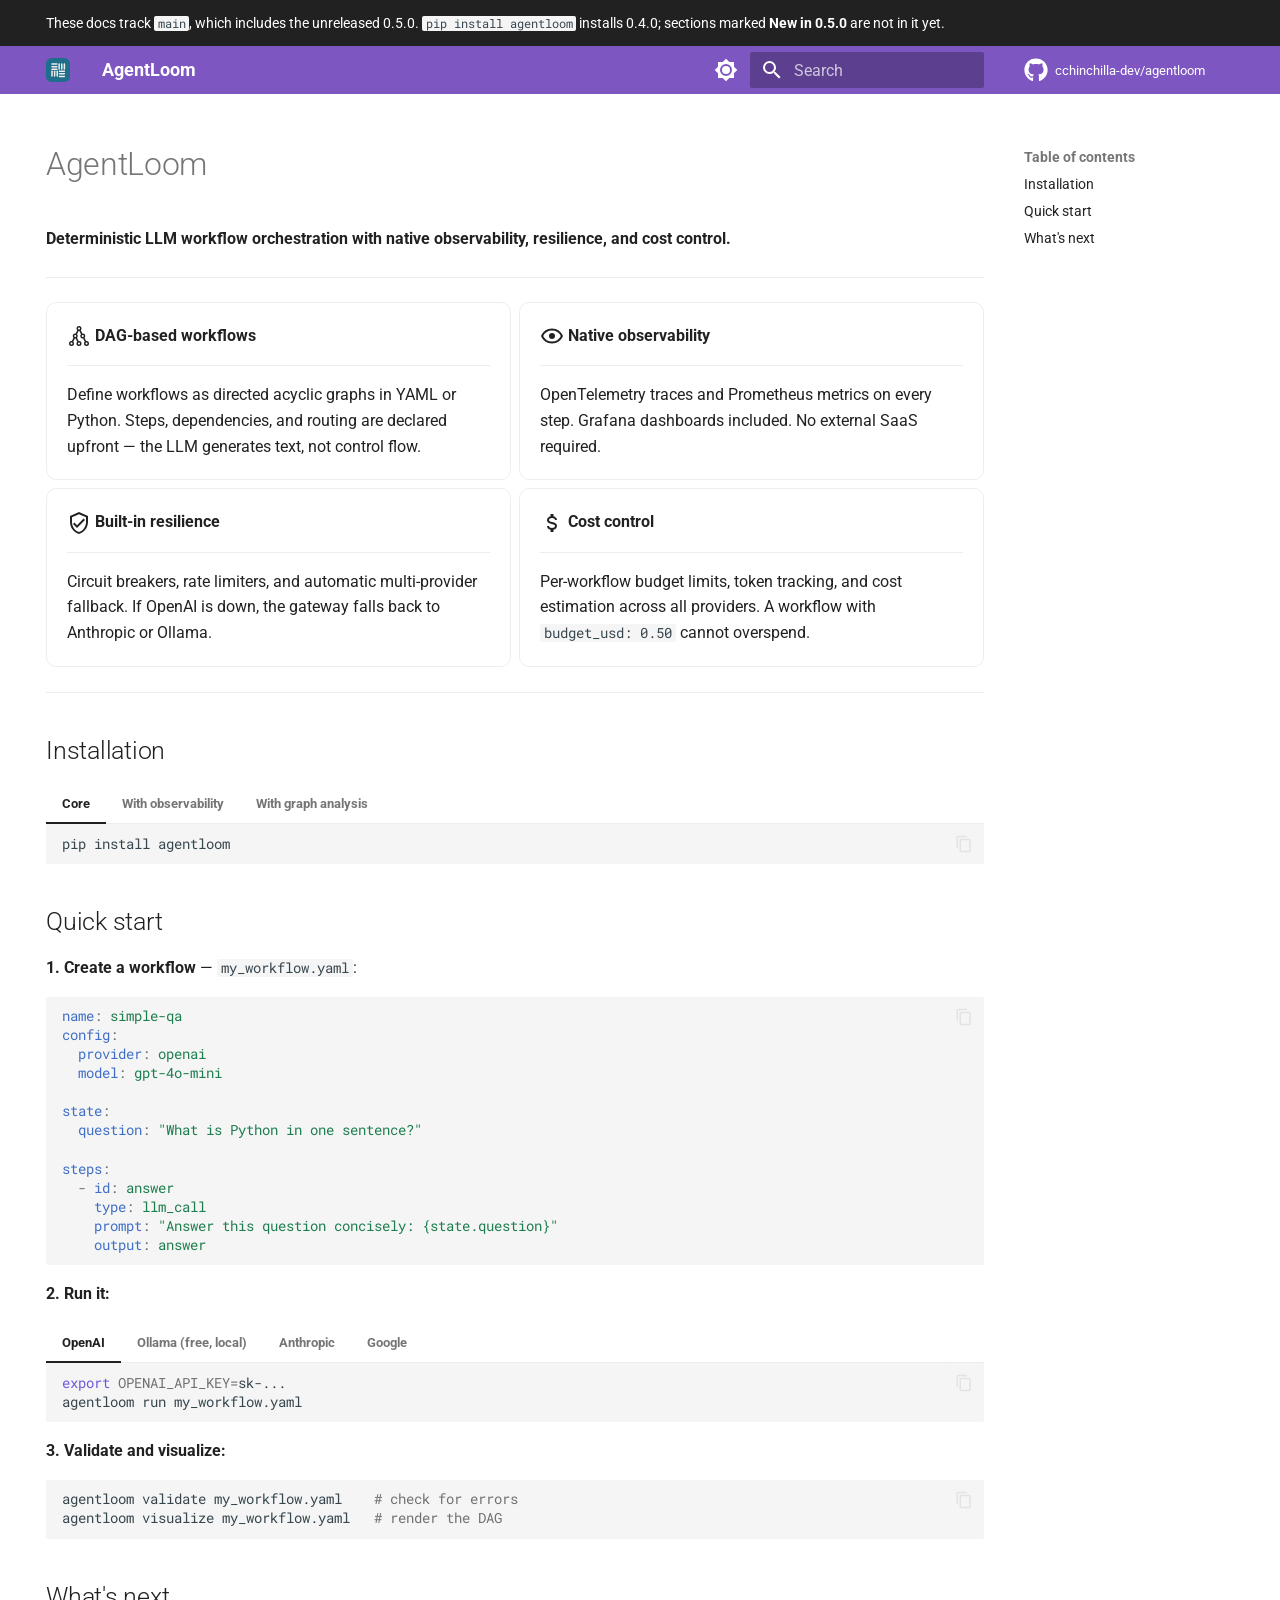
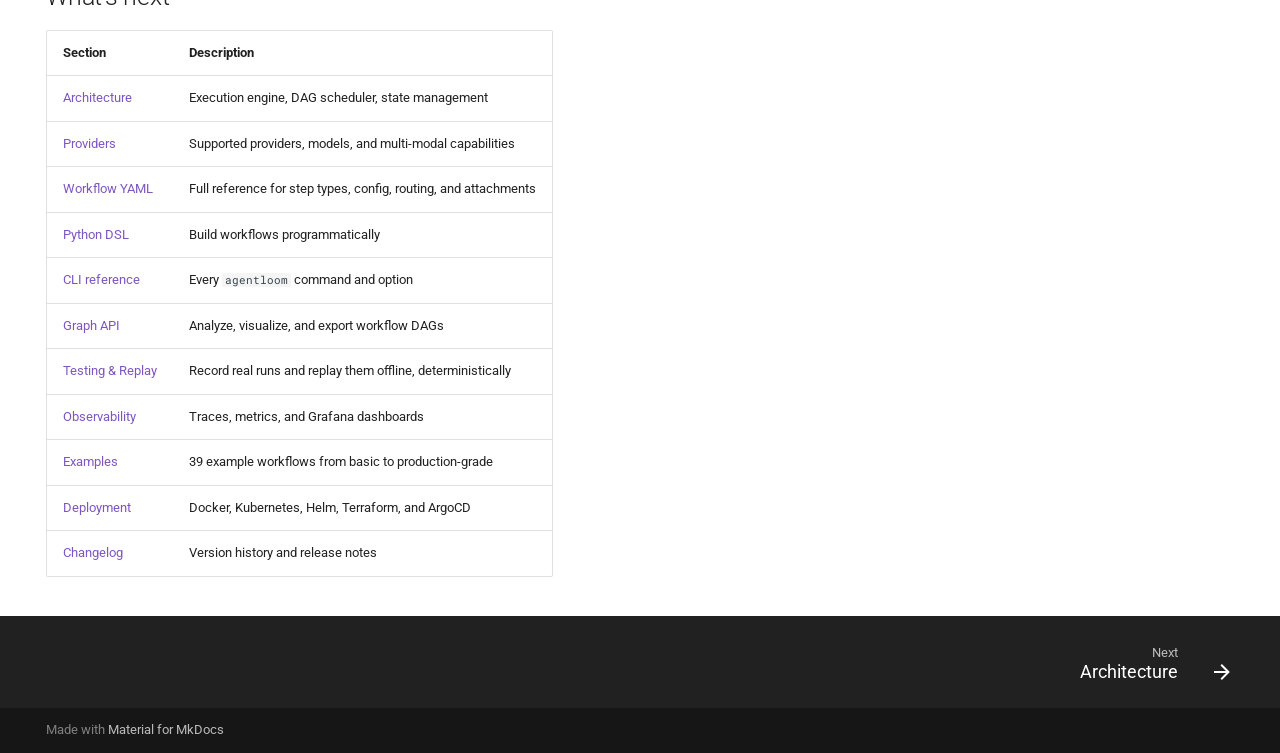
<file: index.html>
<!doctype html>
<html lang="en" class="no-js">
  <head>
    
      <meta charset="utf-8">
      <meta name="viewport" content="width=device-width,initial-scale=1">
      
        <meta name="description" content="Deterministic LLM workflow orchestration with native observability, resilience, and cost control.">
      
      
      
        <link rel="canonical" href="https://cchinchilla-dev.github.io/agentloom/">
      
      
      
        <link rel="next" href="architecture/">
      
      
        
      
      
      <link rel="icon" href="images/logo.svg">
      <meta name="generator" content="mkdocs-1.6.1, mkdocs-material-9.7.6">
    
    
      
        <title>AgentLoom</title>
      
    
    
      <link rel="stylesheet" href="assets/stylesheets/main.484c7ddc.min.css">
      
        
        <link rel="stylesheet" href="assets/stylesheets/palette.ab4e12ef.min.css">
      
      


    
    
      
    
    
      
        
        
        <link rel="preconnect" href="https://fonts.gstatic.com" crossorigin>
        <link rel="stylesheet" href="https://fonts.googleapis.com/css?family=Roboto:300,300i,400,400i,700,700i%7CRoboto+Mono:400,400i,700,700i&display=fallback">
        <style>:root{--md-text-font:"Roboto";--md-code-font:"Roboto Mono"}</style>
      
    
    
      <link rel="stylesheet" href="stylesheets/extra.css">
    
    <script>__md_scope=new URL(".",location),__md_hash=e=>[...e].reduce(((e,_)=>(e<<5)-e+_.charCodeAt(0)),0),__md_get=(e,_=localStorage,t=__md_scope)=>JSON.parse(_.getItem(t.pathname+"."+e)),__md_set=(e,_,t=localStorage,a=__md_scope)=>{try{t.setItem(a.pathname+"."+e,JSON.stringify(_))}catch(e){}}</script>
    
      

    
    
  </head>
  
  
    
    
      
    
    
    
    
    <body dir="ltr" data-md-color-scheme="default" data-md-color-primary="deep-purple" data-md-color-accent="amber">
  
    
    <input class="md-toggle" data-md-toggle="drawer" type="checkbox" id="__drawer" autocomplete="off">
    <input class="md-toggle" data-md-toggle="search" type="checkbox" id="__search" autocomplete="off">
    <label class="md-overlay" for="__drawer"></label>
    <div data-md-component="skip">
      
        
        <a href="#agentloom" class="md-skip">
          Skip to content
        </a>
      
    </div>
    <div data-md-component="announce">
      
        <aside class="md-banner">
          <div class="md-banner__inner md-grid md-typeset">
            
            
These docs track <code>main</code>, which includes the unreleased 0.5.0. <code>pip install agentloom</code> installs 0.4.0; sections marked <strong>New in 0.5.0</strong> are not in it yet.

          </div>
          
        </aside>
      
    </div>
    
    
      

  

<header class="md-header md-header--shadow" data-md-component="header">
  <nav class="md-header__inner md-grid" aria-label="Header">
    <a href="." title="AgentLoom" class="md-header__button md-logo" aria-label="AgentLoom" data-md-component="logo">
      
  <img src="images/logo.svg" alt="logo">

    </a>
    <label class="md-header__button md-icon" for="__drawer">
      
      <svg xmlns="http://www.w3.org/2000/svg" viewBox="0 0 24 24"><path d="M3 6h18v2H3zm0 5h18v2H3zm0 5h18v2H3z"/></svg>
    </label>
    <div class="md-header__title" data-md-component="header-title">
      <div class="md-header__ellipsis">
        <div class="md-header__topic">
          <span class="md-ellipsis">
            AgentLoom
          </span>
        </div>
        <div class="md-header__topic" data-md-component="header-topic">
          <span class="md-ellipsis">
            
              Getting Started
            
          </span>
        </div>
      </div>
    </div>
    
      
        <form class="md-header__option" data-md-component="palette">
  
    
    
    
    <input class="md-option" data-md-color-media="" data-md-color-scheme="default" data-md-color-primary="deep-purple" data-md-color-accent="amber"  aria-label="Switch to dark mode"  type="radio" name="__palette" id="__palette_0">
    
      <label class="md-header__button md-icon" title="Switch to dark mode" for="__palette_1" hidden>
        <svg xmlns="http://www.w3.org/2000/svg" viewBox="0 0 24 24"><path d="M12 8a4 4 0 0 0-4 4 4 4 0 0 0 4 4 4 4 0 0 0 4-4 4 4 0 0 0-4-4m0 10a6 6 0 0 1-6-6 6 6 0 0 1 6-6 6 6 0 0 1 6 6 6 6 0 0 1-6 6m8-9.31V4h-4.69L12 .69 8.69 4H4v4.69L.69 12 4 15.31V20h4.69L12 23.31 15.31 20H20v-4.69L23.31 12z"/></svg>
      </label>
    
  
    
    
    
    <input class="md-option" data-md-color-media="" data-md-color-scheme="slate" data-md-color-primary="deep-purple" data-md-color-accent="amber"  aria-label="Switch to light mode"  type="radio" name="__palette" id="__palette_1">
    
      <label class="md-header__button md-icon" title="Switch to light mode" for="__palette_0" hidden>
        <svg xmlns="http://www.w3.org/2000/svg" viewBox="0 0 24 24"><path d="M12 18c-.89 0-1.74-.2-2.5-.55C11.56 16.5 13 14.42 13 12s-1.44-4.5-3.5-5.45C10.26 6.2 11.11 6 12 6a6 6 0 0 1 6 6 6 6 0 0 1-6 6m8-9.31V4h-4.69L12 .69 8.69 4H4v4.69L.69 12 4 15.31V20h4.69L12 23.31 15.31 20H20v-4.69L23.31 12z"/></svg>
      </label>
    
  
</form>
      
    
    
      <script>var palette=__md_get("__palette");if(palette&&palette.color){if("(prefers-color-scheme)"===palette.color.media){var media=matchMedia("(prefers-color-scheme: light)"),input=document.querySelector(media.matches?"[data-md-color-media='(prefers-color-scheme: light)']":"[data-md-color-media='(prefers-color-scheme: dark)']");palette.color.media=input.getAttribute("data-md-color-media"),palette.color.scheme=input.getAttribute("data-md-color-scheme"),palette.color.primary=input.getAttribute("data-md-color-primary"),palette.color.accent=input.getAttribute("data-md-color-accent")}for(var[key,value]of Object.entries(palette.color))document.body.setAttribute("data-md-color-"+key,value)}</script>
    
    
    
      
      
        <label class="md-header__button md-icon" for="__search">
          
          <svg xmlns="http://www.w3.org/2000/svg" viewBox="0 0 24 24"><path d="M9.5 3A6.5 6.5 0 0 1 16 9.5c0 1.61-.59 3.09-1.56 4.23l.27.27h.79l5 5-1.5 1.5-5-5v-.79l-.27-.27A6.52 6.52 0 0 1 9.5 16 6.5 6.5 0 0 1 3 9.5 6.5 6.5 0 0 1 9.5 3m0 2C7 5 5 7 5 9.5S7 14 9.5 14 14 12 14 9.5 12 5 9.5 5"/></svg>
        </label>
        <div class="md-search" data-md-component="search" role="dialog">
  <label class="md-search__overlay" for="__search"></label>
  <div class="md-search__inner" role="search">
    <form class="md-search__form" name="search">
      <input type="text" class="md-search__input" name="query" aria-label="Search" placeholder="Search" autocapitalize="off" autocorrect="off" autocomplete="off" spellcheck="false" data-md-component="search-query" required>
      <label class="md-search__icon md-icon" for="__search">
        
        <svg xmlns="http://www.w3.org/2000/svg" viewBox="0 0 24 24"><path d="M9.5 3A6.5 6.5 0 0 1 16 9.5c0 1.61-.59 3.09-1.56 4.23l.27.27h.79l5 5-1.5 1.5-5-5v-.79l-.27-.27A6.52 6.52 0 0 1 9.5 16 6.5 6.5 0 0 1 3 9.5 6.5 6.5 0 0 1 9.5 3m0 2C7 5 5 7 5 9.5S7 14 9.5 14 14 12 14 9.5 12 5 9.5 5"/></svg>
        
        <svg xmlns="http://www.w3.org/2000/svg" viewBox="0 0 24 24"><path d="M20 11v2H8l5.5 5.5-1.42 1.42L4.16 12l7.92-7.92L13.5 5.5 8 11z"/></svg>
      </label>
      <nav class="md-search__options" aria-label="Search">
        
        <button type="reset" class="md-search__icon md-icon" title="Clear" aria-label="Clear" tabindex="-1">
          
          <svg xmlns="http://www.w3.org/2000/svg" viewBox="0 0 24 24"><path d="M19 6.41 17.59 5 12 10.59 6.41 5 5 6.41 10.59 12 5 17.59 6.41 19 12 13.41 17.59 19 19 17.59 13.41 12z"/></svg>
        </button>
      </nav>
      
        <div class="md-search__suggest" data-md-component="search-suggest"></div>
      
    </form>
    <div class="md-search__output">
      <div class="md-search__scrollwrap" tabindex="0" data-md-scrollfix>
        <div class="md-search-result" data-md-component="search-result">
          <div class="md-search-result__meta">
            Initializing search
          </div>
          <ol class="md-search-result__list" role="presentation"></ol>
        </div>
      </div>
    </div>
  </div>
</div>
      
    
    
      <div class="md-header__source">
        <a href="https://github.com/cchinchilla-dev/agentloom" title="Go to repository" class="md-source" data-md-component="source">
  <div class="md-source__icon md-icon">
    
    <svg xmlns="http://www.w3.org/2000/svg" viewBox="0 0 512 512"><!--! Font Awesome Free 7.1.0 by @fontawesome - https://fontawesome.com License - https://fontawesome.com/license/free (Icons: CC BY 4.0, Fonts: SIL OFL 1.1, Code: MIT License) Copyright 2025 Fonticons, Inc.--><path d="M173.9 397.4c0 2-2.3 3.6-5.2 3.6-3.3.3-5.6-1.3-5.6-3.6 0-2 2.3-3.6 5.2-3.6 3-.3 5.6 1.3 5.6 3.6m-31.1-4.5c-.7 2 1.3 4.3 4.3 4.9 2.6 1 5.6 0 6.2-2s-1.3-4.3-4.3-5.2c-2.6-.7-5.5.3-6.2 2.3m44.2-1.7c-2.9.7-4.9 2.6-4.6 4.9.3 2 2.9 3.3 5.9 2.6 2.9-.7 4.9-2.6 4.6-4.6-.3-1.9-3-3.2-5.9-2.9M252.8 8C114.1 8 8 113.3 8 252c0 110.9 69.8 205.8 169.5 239.2 12.8 2.3 17.3-5.6 17.3-12.1 0-6.2-.3-40.4-.3-61.4 0 0-70 15-84.7-29.8 0 0-11.4-29.1-27.8-36.6 0 0-22.9-15.7 1.6-15.4 0 0 24.9 2 38.6 25.8 21.9 38.6 58.6 27.5 72.9 20.9 2.3-16 8.8-27.1 16-33.7-55.9-6.2-112.3-14.3-112.3-110.5 0-27.5 7.6-41.3 23.6-58.9-2.6-6.5-11.1-33.3 2.6-67.9 20.9-6.5 69 27 69 27 20-5.6 41.5-8.5 62.8-8.5s42.8 2.9 62.8 8.5c0 0 48.1-33.6 69-27 13.7 34.7 5.2 61.4 2.6 67.9 16 17.7 25.8 31.5 25.8 58.9 0 96.5-58.9 104.2-114.8 110.5 9.2 7.9 17 22.9 17 46.4 0 33.7-.3 75.4-.3 83.6 0 6.5 4.6 14.4 17.3 12.1C436.2 457.8 504 362.9 504 252 504 113.3 391.5 8 252.8 8M105.2 352.9c-1.3 1-1 3.3.7 5.2 1.6 1.6 3.9 2.3 5.2 1 1.3-1 1-3.3-.7-5.2-1.6-1.6-3.9-2.3-5.2-1m-10.8-8.1c-.7 1.3.3 2.9 2.3 3.9 1.6 1 3.6.7 4.3-.7.7-1.3-.3-2.9-2.3-3.9-2-.6-3.6-.3-4.3.7m32.4 35.6c-1.6 1.3-1 4.3 1.3 6.2 2.3 2.3 5.2 2.6 6.5 1 1.3-1.3.7-4.3-1.3-6.2-2.2-2.3-5.2-2.6-6.5-1m-11.4-14.7c-1.6 1-1.6 3.6 0 5.9s4.3 3.3 5.6 2.3c1.6-1.3 1.6-3.9 0-6.2-1.4-2.3-4-3.3-5.6-2"/></svg>
  </div>
  <div class="md-source__repository">
    cchinchilla-dev/agentloom
  </div>
</a>
      </div>
    
  </nav>
  
</header>
    
    <div class="md-container" data-md-component="container">
      
      
        
          
        
      
      <main class="md-main" data-md-component="main">
        <div class="md-main__inner md-grid">
          
            
              
                
              
              <div class="md-sidebar md-sidebar--primary" data-md-component="sidebar" data-md-type="navigation" hidden>
                <div class="md-sidebar__scrollwrap">
                  <div class="md-sidebar__inner">
                    



<nav class="md-nav md-nav--primary" aria-label="Navigation" data-md-level="0">
  <label class="md-nav__title" for="__drawer">
    <a href="." title="AgentLoom" class="md-nav__button md-logo" aria-label="AgentLoom" data-md-component="logo">
      
  <img src="images/logo.svg" alt="logo">

    </a>
    AgentLoom
  </label>
  
    <div class="md-nav__source">
      <a href="https://github.com/cchinchilla-dev/agentloom" title="Go to repository" class="md-source" data-md-component="source">
  <div class="md-source__icon md-icon">
    
    <svg xmlns="http://www.w3.org/2000/svg" viewBox="0 0 512 512"><!--! Font Awesome Free 7.1.0 by @fontawesome - https://fontawesome.com License - https://fontawesome.com/license/free (Icons: CC BY 4.0, Fonts: SIL OFL 1.1, Code: MIT License) Copyright 2025 Fonticons, Inc.--><path d="M173.9 397.4c0 2-2.3 3.6-5.2 3.6-3.3.3-5.6-1.3-5.6-3.6 0-2 2.3-3.6 5.2-3.6 3-.3 5.6 1.3 5.6 3.6m-31.1-4.5c-.7 2 1.3 4.3 4.3 4.9 2.6 1 5.6 0 6.2-2s-1.3-4.3-4.3-5.2c-2.6-.7-5.5.3-6.2 2.3m44.2-1.7c-2.9.7-4.9 2.6-4.6 4.9.3 2 2.9 3.3 5.9 2.6 2.9-.7 4.9-2.6 4.6-4.6-.3-1.9-3-3.2-5.9-2.9M252.8 8C114.1 8 8 113.3 8 252c0 110.9 69.8 205.8 169.5 239.2 12.8 2.3 17.3-5.6 17.3-12.1 0-6.2-.3-40.4-.3-61.4 0 0-70 15-84.7-29.8 0 0-11.4-29.1-27.8-36.6 0 0-22.9-15.7 1.6-15.4 0 0 24.9 2 38.6 25.8 21.9 38.6 58.6 27.5 72.9 20.9 2.3-16 8.8-27.1 16-33.7-55.9-6.2-112.3-14.3-112.3-110.5 0-27.5 7.6-41.3 23.6-58.9-2.6-6.5-11.1-33.3 2.6-67.9 20.9-6.5 69 27 69 27 20-5.6 41.5-8.5 62.8-8.5s42.8 2.9 62.8 8.5c0 0 48.1-33.6 69-27 13.7 34.7 5.2 61.4 2.6 67.9 16 17.7 25.8 31.5 25.8 58.9 0 96.5-58.9 104.2-114.8 110.5 9.2 7.9 17 22.9 17 46.4 0 33.7-.3 75.4-.3 83.6 0 6.5 4.6 14.4 17.3 12.1C436.2 457.8 504 362.9 504 252 504 113.3 391.5 8 252.8 8M105.2 352.9c-1.3 1-1 3.3.7 5.2 1.6 1.6 3.9 2.3 5.2 1 1.3-1 1-3.3-.7-5.2-1.6-1.6-3.9-2.3-5.2-1m-10.8-8.1c-.7 1.3.3 2.9 2.3 3.9 1.6 1 3.6.7 4.3-.7.7-1.3-.3-2.9-2.3-3.9-2-.6-3.6-.3-4.3.7m32.4 35.6c-1.6 1.3-1 4.3 1.3 6.2 2.3 2.3 5.2 2.6 6.5 1 1.3-1.3.7-4.3-1.3-6.2-2.2-2.3-5.2-2.6-6.5-1m-11.4-14.7c-1.6 1-1.6 3.6 0 5.9s4.3 3.3 5.6 2.3c1.6-1.3 1.6-3.9 0-6.2-1.4-2.3-4-3.3-5.6-2"/></svg>
  </div>
  <div class="md-source__repository">
    cchinchilla-dev/agentloom
  </div>
</a>
    </div>
  
  <ul class="md-nav__list" data-md-scrollfix>
    
      
      
  
  
    
  
  
  
    <li class="md-nav__item md-nav__item--active">
      
      <input class="md-nav__toggle md-toggle" type="checkbox" id="__toc">
      
      
        
      
      
        <label class="md-nav__link md-nav__link--active" for="__toc">
          
  
  
  <span class="md-ellipsis">
    
  
    Getting Started
  

    
  </span>
  
  

          <span class="md-nav__icon md-icon"></span>
        </label>
      
      <a href="." class="md-nav__link md-nav__link--active">
        
  
  
  <span class="md-ellipsis">
    
  
    Getting Started
  

    
  </span>
  
  

      </a>
      
        

<nav class="md-nav md-nav--secondary" aria-label="Table of contents">
  
  
  
    
  
  
    <label class="md-nav__title" for="__toc">
      <span class="md-nav__icon md-icon"></span>
      Table of contents
    </label>
    <ul class="md-nav__list" data-md-component="toc" data-md-scrollfix>
      
        <li class="md-nav__item">
  <a href="#installation" class="md-nav__link">
    <span class="md-ellipsis">
      
        Installation
      
    </span>
  </a>
  
</li>
      
        <li class="md-nav__item">
  <a href="#quick-start" class="md-nav__link">
    <span class="md-ellipsis">
      
        Quick start
      
    </span>
  </a>
  
</li>
      
        <li class="md-nav__item">
  <a href="#whats-next" class="md-nav__link">
    <span class="md-ellipsis">
      
        What's next
      
    </span>
  </a>
  
</li>
      
    </ul>
  
</nav>
      
    </li>
  

    
      
      
  
  
  
  
    <li class="md-nav__item">
      <a href="architecture/" class="md-nav__link">
        
  
  
  <span class="md-ellipsis">
    
  
    Architecture
  

    
  </span>
  
  

      </a>
    </li>
  

    
      
      
  
  
  
  
    <li class="md-nav__item">
      <a href="providers/" class="md-nav__link">
        
  
  
  <span class="md-ellipsis">
    
  
    Providers
  

    
  </span>
  
  

      </a>
    </li>
  

    
      
      
  
  
  
  
    <li class="md-nav__item">
      <a href="workflow-yaml/" class="md-nav__link">
        
  
  
  <span class="md-ellipsis">
    
  
    Workflow YAML
  

    
  </span>
  
  

      </a>
    </li>
  

    
      
      
  
  
  
  
    <li class="md-nav__item">
      <a href="python-dsl/" class="md-nav__link">
        
  
  
  <span class="md-ellipsis">
    
  
    Python DSL
  

    
  </span>
  
  

      </a>
    </li>
  

    
      
      
  
  
  
  
    <li class="md-nav__item">
      <a href="graph-api/" class="md-nav__link">
        
  
  
  <span class="md-ellipsis">
    
  
    Graph API
  

    
  </span>
  
  

      </a>
    </li>
  

    
      
      
  
  
  
  
    <li class="md-nav__item">
      <a href="cli/" class="md-nav__link">
        
  
  
  <span class="md-ellipsis">
    
  
    CLI reference
  

    
  </span>
  
  

      </a>
    </li>
  

    
      
      
  
  
  
  
    <li class="md-nav__item">
      <a href="examples/" class="md-nav__link">
        
  
  
  <span class="md-ellipsis">
    
  
    Examples
  

    
  </span>
  
  

      </a>
    </li>
  

    
      
      
  
  
  
  
    <li class="md-nav__item">
      <a href="testing-and-replay/" class="md-nav__link">
        
  
  
  <span class="md-ellipsis">
    
  
    Testing & Replay
  

    
  </span>
  
  

      </a>
    </li>
  

    
      
      
  
  
  
  
    <li class="md-nav__item">
      <a href="observability/" class="md-nav__link">
        
  
  
  <span class="md-ellipsis">
    
  
    Observability
  

    
  </span>
  
  

      </a>
    </li>
  

    
      
      
  
  
  
  
    <li class="md-nav__item">
      <a href="deployment/" class="md-nav__link">
        
  
  
  <span class="md-ellipsis">
    
  
    Deployment
  

    
  </span>
  
  

      </a>
    </li>
  

    
      
      
  
  
  
  
    <li class="md-nav__item">
      <a href="contributing/" class="md-nav__link">
        
  
  
  <span class="md-ellipsis">
    
  
    Contributing
  

    
  </span>
  
  

      </a>
    </li>
  

    
      
      
  
  
  
  
    <li class="md-nav__item">
      <a href="changelog/" class="md-nav__link">
        
  
  
  <span class="md-ellipsis">
    
  
    Changelog
  

    
  </span>
  
  

      </a>
    </li>
  

    
  </ul>
</nav>
                  </div>
                </div>
              </div>
            
            
              
                
              
              <div class="md-sidebar md-sidebar--secondary" data-md-component="sidebar" data-md-type="toc" >
                <div class="md-sidebar__scrollwrap">
                  <div class="md-sidebar__inner">
                    

<nav class="md-nav md-nav--secondary" aria-label="Table of contents">
  
  
  
    
  
  
    <label class="md-nav__title" for="__toc">
      <span class="md-nav__icon md-icon"></span>
      Table of contents
    </label>
    <ul class="md-nav__list" data-md-component="toc" data-md-scrollfix>
      
        <li class="md-nav__item">
  <a href="#installation" class="md-nav__link">
    <span class="md-ellipsis">
      
        Installation
      
    </span>
  </a>
  
</li>
      
        <li class="md-nav__item">
  <a href="#quick-start" class="md-nav__link">
    <span class="md-ellipsis">
      
        Quick start
      
    </span>
  </a>
  
</li>
      
        <li class="md-nav__item">
  <a href="#whats-next" class="md-nav__link">
    <span class="md-ellipsis">
      
        What's next
      
    </span>
  </a>
  
</li>
      
    </ul>
  
</nav>
                  </div>
                </div>
              </div>
            
          
          
            <div class="md-content" data-md-component="content">
              
              <article class="md-content__inner md-typeset">
                
                  
  



  
  


<h1 id="agentloom">AgentLoom<a class="headerlink" href="#agentloom" title="Permanent link">&para;</a></h1>
<p><strong>Deterministic LLM workflow orchestration with native observability, resilience, and cost control.</strong></p>
<hr />
<div class="grid cards">
<ul>
<li>
<p><span class="twemoji lg middle"><svg xmlns="http://www.w3.org/2000/svg" viewBox="0 0 24 24"><path d="M19.5 17c-.14 0-.26 0-.39.04L17.5 13.8c.45-.45.75-1.09.75-1.8a2.5 2.5 0 0 0-2.5-2.5c-.14 0-.25 0-.4.04L13.74 6.3c.47-.46.76-1.09.76-1.8a2.5 2.5 0 0 0-5 0c0 .7.29 1.34.76 1.79L8.65 9.54c-.15-.04-.26-.04-.4-.04a2.5 2.5 0 0 0-2.5 2.5c0 .71.29 1.34.75 1.79l-1.61 3.25C4.76 17 4.64 17 4.5 17a2.5 2.5 0 0 0 0 5A2.5 2.5 0 0 0 7 19.5c0-.7-.29-1.34-.76-1.79l1.62-3.25c.14.04.26.04.39.04s.25 0 .38-.04l1.63 3.25c-.47.45-.76 1.09-.76 1.79a2.5 2.5 0 0 0 5 0A2.5 2.5 0 0 0 12 17c-.13 0-.26 0-.39.04L10 13.8c.45-.45.75-1.09.75-1.8 0-.7-.29-1.33-.75-1.79l1.61-3.25c.13.04.26.04.39.04s.26 0 .39-.04L14 10.21a2.5 2.5 0 0 0 1.75 4.29c.13 0 .25 0 .38-.04l1.63 3.25c-.47.45-.76 1.09-.76 1.79a2.5 2.5 0 0 0 5 0 2.5 2.5 0 0 0-2.5-2.5m-15 3.5c-.55 0-1-.45-1-1s.45-1 1-1 1 .45 1 1-.45 1-1 1m8.5-1c0 .55-.45 1-1 1s-1-.45-1-1 .45-1 1-1 1 .45 1 1M7.25 12c0-.55.45-1 1-1s1 .45 1 1-.45 1-1 1-1-.45-1-1M11 4.5c0-.55.45-1 1-1s1 .45 1 1-.45 1-1 1-1-.45-1-1m3.75 7.5c0-.55.45-1 1-1s1 .45 1 1-.45 1-1 1-1-.45-1-1m4.75 8.5c-.55 0-1-.45-1-1s.45-1 1-1 1 .45 1 1-.45 1-1 1"/></svg></span> <strong>DAG-based workflows</strong></p>
<hr />
<p>Define workflows as directed acyclic graphs in YAML or Python. Steps, dependencies, and routing are declared upfront — the LLM generates text, not control flow.</p>
</li>
<li>
<p><span class="twemoji lg middle"><svg xmlns="http://www.w3.org/2000/svg" viewBox="0 0 24 24"><path d="M12 9a3 3 0 0 1 3 3 3 3 0 0 1-3 3 3 3 0 0 1-3-3 3 3 0 0 1 3-3m0-4.5c5 0 9.27 3.11 11 7.5-1.73 4.39-6 7.5-11 7.5S2.73 16.39 1 12c1.73-4.39 6-7.5 11-7.5M3.18 12a9.821 9.821 0 0 0 17.64 0 9.821 9.821 0 0 0-17.64 0"/></svg></span> <strong>Native observability</strong></p>
<hr />
<p>OpenTelemetry traces and Prometheus metrics on every step. Grafana dashboards included. No external SaaS required.</p>
</li>
<li>
<p><span class="twemoji lg middle"><svg xmlns="http://www.w3.org/2000/svg" viewBox="0 0 24 24"><path d="M21 11c0 5.55-3.84 10.74-9 12-5.16-1.26-9-6.45-9-12V5l9-4 9 4zm-9 10c3.75-1 7-5.46 7-9.78V6.3l-7-3.12L5 6.3v4.92C5 15.54 8.25 20 12 21m-2-4-4-4 1.41-1.41L10 14.17l6.59-6.59L18 9"/></svg></span> <strong>Built-in resilience</strong></p>
<hr />
<p>Circuit breakers, rate limiters, and automatic multi-provider fallback. If OpenAI is down, the gateway falls back to Anthropic or Ollama.</p>
</li>
<li>
<p><span class="twemoji lg middle"><svg xmlns="http://www.w3.org/2000/svg" viewBox="0 0 24 24"><path d="M7 15h2c0 1.08 1.37 2 3 2s3-.92 3-2c0-1.1-1.04-1.5-3.24-2.03C9.64 12.44 7 11.78 7 9c0-1.79 1.47-3.31 3.5-3.82V3h3v2.18C15.53 5.69 17 7.21 17 9h-2c0-1.08-1.37-2-3-2s-3 .92-3 2c0 1.1 1.04 1.5 3.24 2.03C14.36 11.56 17 12.22 17 15c0 1.79-1.47 3.31-3.5 3.82V21h-3v-2.18C8.47 18.31 7 16.79 7 15"/></svg></span> <strong>Cost control</strong></p>
<hr />
<p>Per-workflow budget limits, token tracking, and cost estimation across all providers. A workflow with <code>budget_usd: 0.50</code> cannot overspend.</p>
</li>
</ul>
</div>
<hr />
<h2 id="installation">Installation<a class="headerlink" href="#installation" title="Permanent link">&para;</a></h2>
<div class="tabbed-set tabbed-alternate" data-tabs="1:3"><input checked="checked" id="__tabbed_1_1" name="__tabbed_1" type="radio" /><input id="__tabbed_1_2" name="__tabbed_1" type="radio" /><input id="__tabbed_1_3" name="__tabbed_1" type="radio" /><div class="tabbed-labels"><label for="__tabbed_1_1">Core</label><label for="__tabbed_1_2">With observability</label><label for="__tabbed_1_3">With graph analysis</label></div>
<div class="tabbed-content">
<div class="tabbed-block">
<div class="highlight"><pre><span></span><code><a id="__codelineno-0-1" name="__codelineno-0-1" href="#__codelineno-0-1"></a>pip<span class="w"> </span>install<span class="w"> </span>agentloom
</code></pre></div>
</div>
<div class="tabbed-block">
<div class="highlight"><pre><span></span><code><a id="__codelineno-1-1" name="__codelineno-1-1" href="#__codelineno-1-1"></a>pip<span class="w"> </span>install<span class="w"> </span>agentloom<span class="o">[</span>all<span class="o">]</span>
</code></pre></div>
</div>
<div class="tabbed-block">
<div class="highlight"><pre><span></span><code><a id="__codelineno-2-1" name="__codelineno-2-1" href="#__codelineno-2-1"></a>pip<span class="w"> </span>install<span class="w"> </span>agentloom<span class="o">[</span>graph<span class="o">]</span>
</code></pre></div>
</div>
</div>
</div>
<h2 id="quick-start">Quick start<a class="headerlink" href="#quick-start" title="Permanent link">&para;</a></h2>
<p><strong>1. Create a workflow</strong> — <code>my_workflow.yaml</code>:</p>
<div class="highlight"><pre><span></span><code><a id="__codelineno-3-1" name="__codelineno-3-1" href="#__codelineno-3-1"></a><span class="nt">name</span><span class="p">:</span><span class="w"> </span><span class="l l-Scalar l-Scalar-Plain">simple-qa</span>
<a id="__codelineno-3-2" name="__codelineno-3-2" href="#__codelineno-3-2"></a><span class="nt">config</span><span class="p">:</span>
<a id="__codelineno-3-3" name="__codelineno-3-3" href="#__codelineno-3-3"></a><span class="w">  </span><span class="nt">provider</span><span class="p">:</span><span class="w"> </span><span class="l l-Scalar l-Scalar-Plain">openai</span>
<a id="__codelineno-3-4" name="__codelineno-3-4" href="#__codelineno-3-4"></a><span class="w">  </span><span class="nt">model</span><span class="p">:</span><span class="w"> </span><span class="l l-Scalar l-Scalar-Plain">gpt-4o-mini</span>
<a id="__codelineno-3-5" name="__codelineno-3-5" href="#__codelineno-3-5"></a>
<a id="__codelineno-3-6" name="__codelineno-3-6" href="#__codelineno-3-6"></a><span class="nt">state</span><span class="p">:</span>
<a id="__codelineno-3-7" name="__codelineno-3-7" href="#__codelineno-3-7"></a><span class="w">  </span><span class="nt">question</span><span class="p">:</span><span class="w"> </span><span class="s">&quot;What</span><span class="nv"> </span><span class="s">is</span><span class="nv"> </span><span class="s">Python</span><span class="nv"> </span><span class="s">in</span><span class="nv"> </span><span class="s">one</span><span class="nv"> </span><span class="s">sentence?&quot;</span>
<a id="__codelineno-3-8" name="__codelineno-3-8" href="#__codelineno-3-8"></a>
<a id="__codelineno-3-9" name="__codelineno-3-9" href="#__codelineno-3-9"></a><span class="nt">steps</span><span class="p">:</span>
<a id="__codelineno-3-10" name="__codelineno-3-10" href="#__codelineno-3-10"></a><span class="w">  </span><span class="p p-Indicator">-</span><span class="w"> </span><span class="nt">id</span><span class="p">:</span><span class="w"> </span><span class="l l-Scalar l-Scalar-Plain">answer</span>
<a id="__codelineno-3-11" name="__codelineno-3-11" href="#__codelineno-3-11"></a><span class="w">    </span><span class="nt">type</span><span class="p">:</span><span class="w"> </span><span class="l l-Scalar l-Scalar-Plain">llm_call</span>
<a id="__codelineno-3-12" name="__codelineno-3-12" href="#__codelineno-3-12"></a><span class="w">    </span><span class="nt">prompt</span><span class="p">:</span><span class="w"> </span><span class="s">&quot;Answer</span><span class="nv"> </span><span class="s">this</span><span class="nv"> </span><span class="s">question</span><span class="nv"> </span><span class="s">concisely:</span><span class="nv"> </span><span class="s">{state.question}&quot;</span>
<a id="__codelineno-3-13" name="__codelineno-3-13" href="#__codelineno-3-13"></a><span class="w">    </span><span class="nt">output</span><span class="p">:</span><span class="w"> </span><span class="l l-Scalar l-Scalar-Plain">answer</span>
</code></pre></div>
<p><strong>2. Run it:</strong></p>
<div class="tabbed-set tabbed-alternate" data-tabs="2:4"><input checked="checked" id="__tabbed_2_1" name="__tabbed_2" type="radio" /><input id="__tabbed_2_2" name="__tabbed_2" type="radio" /><input id="__tabbed_2_3" name="__tabbed_2" type="radio" /><input id="__tabbed_2_4" name="__tabbed_2" type="radio" /><div class="tabbed-labels"><label for="__tabbed_2_1">OpenAI</label><label for="__tabbed_2_2">Ollama (free, local)</label><label for="__tabbed_2_3">Anthropic</label><label for="__tabbed_2_4">Google</label></div>
<div class="tabbed-content">
<div class="tabbed-block">
<div class="highlight"><pre><span></span><code><a id="__codelineno-4-1" name="__codelineno-4-1" href="#__codelineno-4-1"></a><span class="nb">export</span><span class="w"> </span><span class="nv">OPENAI_API_KEY</span><span class="o">=</span>sk-...
<a id="__codelineno-4-2" name="__codelineno-4-2" href="#__codelineno-4-2"></a>agentloom<span class="w"> </span>run<span class="w"> </span>my_workflow.yaml
</code></pre></div>
</div>
<div class="tabbed-block">
<div class="highlight"><pre><span></span><code><a id="__codelineno-5-1" name="__codelineno-5-1" href="#__codelineno-5-1"></a>agentloom<span class="w"> </span>run<span class="w"> </span>my_workflow.yaml<span class="w"> </span>--provider<span class="w"> </span>ollama<span class="w"> </span>--model<span class="w"> </span>phi4
</code></pre></div>
</div>
<div class="tabbed-block">
<div class="highlight"><pre><span></span><code><a id="__codelineno-6-1" name="__codelineno-6-1" href="#__codelineno-6-1"></a><span class="nb">export</span><span class="w"> </span><span class="nv">ANTHROPIC_API_KEY</span><span class="o">=</span>sk-ant-...
<a id="__codelineno-6-2" name="__codelineno-6-2" href="#__codelineno-6-2"></a>agentloom<span class="w"> </span>run<span class="w"> </span>my_workflow.yaml<span class="w"> </span>--provider<span class="w"> </span>anthropic<span class="w"> </span>--model<span class="w"> </span>claude-sonnet-4-6
</code></pre></div>
</div>
<div class="tabbed-block">
<div class="highlight"><pre><span></span><code><a id="__codelineno-7-1" name="__codelineno-7-1" href="#__codelineno-7-1"></a><span class="nb">export</span><span class="w"> </span><span class="nv">GOOGLE_API_KEY</span><span class="o">=</span>...
<a id="__codelineno-7-2" name="__codelineno-7-2" href="#__codelineno-7-2"></a>agentloom<span class="w"> </span>run<span class="w"> </span>my_workflow.yaml<span class="w"> </span>--provider<span class="w"> </span>google<span class="w"> </span>--model<span class="w"> </span>gemini-2.5-flash
</code></pre></div>
</div>
</div>
</div>
<p><strong>3. Validate and visualize:</strong></p>
<div class="highlight"><pre><span></span><code><a id="__codelineno-8-1" name="__codelineno-8-1" href="#__codelineno-8-1"></a>agentloom<span class="w"> </span>validate<span class="w"> </span>my_workflow.yaml<span class="w">    </span><span class="c1"># check for errors</span>
<a id="__codelineno-8-2" name="__codelineno-8-2" href="#__codelineno-8-2"></a>agentloom<span class="w"> </span>visualize<span class="w"> </span>my_workflow.yaml<span class="w">   </span><span class="c1"># render the DAG</span>
</code></pre></div>
<h2 id="whats-next">What's next<a class="headerlink" href="#whats-next" title="Permanent link">&para;</a></h2>
<table>
<thead>
<tr>
<th>Section</th>
<th>Description</th>
</tr>
</thead>
<tbody>
<tr>
<td><a href="architecture/">Architecture</a></td>
<td>Execution engine, DAG scheduler, state management</td>
</tr>
<tr>
<td><a href="providers/">Providers</a></td>
<td>Supported providers, models, and multi-modal capabilities</td>
</tr>
<tr>
<td><a href="workflow-yaml/">Workflow YAML</a></td>
<td>Full reference for step types, config, routing, and attachments</td>
</tr>
<tr>
<td><a href="python-dsl/">Python DSL</a></td>
<td>Build workflows programmatically</td>
</tr>
<tr>
<td><a href="cli/">CLI reference</a></td>
<td>Every <code>agentloom</code> command and option</td>
</tr>
<tr>
<td><a href="graph-api/">Graph API</a></td>
<td>Analyze, visualize, and export workflow DAGs</td>
</tr>
<tr>
<td><a href="testing-and-replay/">Testing &amp; Replay</a></td>
<td>Record real runs and replay them offline, deterministically</td>
</tr>
<tr>
<td><a href="observability/">Observability</a></td>
<td>Traces, metrics, and Grafana dashboards</td>
</tr>
<tr>
<td><a href="examples/">Examples</a></td>
<td>39 example workflows from basic to production-grade</td>
</tr>
<tr>
<td><a href="deployment/">Deployment</a></td>
<td>Docker, Kubernetes, Helm, Terraform, and ArgoCD</td>
</tr>
<tr>
<td><a href="changelog/">Changelog</a></td>
<td>Version history and release notes</td>
</tr>
</tbody>
</table>







  
  




  



                
              </article>
            </div>
          
          
  <script>var tabs=__md_get("__tabs");if(Array.isArray(tabs))e:for(var set of document.querySelectorAll(".tabbed-set")){var labels=set.querySelector(".tabbed-labels");for(var tab of tabs)for(var label of labels.getElementsByTagName("label"))if(label.innerText.trim()===tab){var input=document.getElementById(label.htmlFor);input.checked=!0;continue e}}</script>

<script>var target=document.getElementById(location.hash.slice(1));target&&target.name&&(target.checked=target.name.startsWith("__tabbed_"))</script>
        </div>
        
          <button type="button" class="md-top md-icon" data-md-component="top" hidden>
  
  <svg xmlns="http://www.w3.org/2000/svg" viewBox="0 0 24 24"><path d="M13 20h-2V8l-5.5 5.5-1.42-1.42L12 4.16l7.92 7.92-1.42 1.42L13 8z"/></svg>
  Back to top
</button>
        
      </main>
      
        <footer class="md-footer">
  
    
      
        
      
      <nav class="md-footer__inner md-grid" aria-label="Footer" >
        
        
          
          <a href="architecture/" class="md-footer__link md-footer__link--next" aria-label="Next: Architecture">
            <div class="md-footer__title">
              <span class="md-footer__direction">
                Next
              </span>
              <div class="md-ellipsis">
                Architecture
              </div>
            </div>
            <div class="md-footer__button md-icon">
              
              <svg xmlns="http://www.w3.org/2000/svg" viewBox="0 0 24 24"><path d="M4 11v2h12l-5.5 5.5 1.42 1.42L19.84 12l-7.92-7.92L10.5 5.5 16 11z"/></svg>
            </div>
          </a>
        
      </nav>
    
  
  <div class="md-footer-meta md-typeset">
    <div class="md-footer-meta__inner md-grid">
      <div class="md-copyright">
  
  
    Made with
    <a href="https://squidfunk.github.io/mkdocs-material/" target="_blank" rel="noopener">
      Material for MkDocs
    </a>
  
</div>
      
    </div>
  </div>
</footer>
      
    </div>
    <div class="md-dialog" data-md-component="dialog">
      <div class="md-dialog__inner md-typeset"></div>
    </div>
    
    
    
      
      
      <script id="__config" type="application/json">{"annotate": null, "base": ".", "features": ["navigation.sections", "navigation.expand", "navigation.top", "navigation.footer", "content.code.copy", "content.tabs.link", "search.suggest", "search.highlight"], "search": "assets/javascripts/workers/search.2c215733.min.js", "tags": null, "translations": {"clipboard.copied": "Copied to clipboard", "clipboard.copy": "Copy to clipboard", "search.result.more.one": "1 more on this page", "search.result.more.other": "# more on this page", "search.result.none": "No matching documents", "search.result.one": "1 matching document", "search.result.other": "# matching documents", "search.result.placeholder": "Type to start searching", "search.result.term.missing": "Missing", "select.version": "Select version"}, "version": null}</script>
    
    
      <script src="assets/javascripts/bundle.79ae519e.min.js"></script>
      
    
  </body>
</html>
</file>
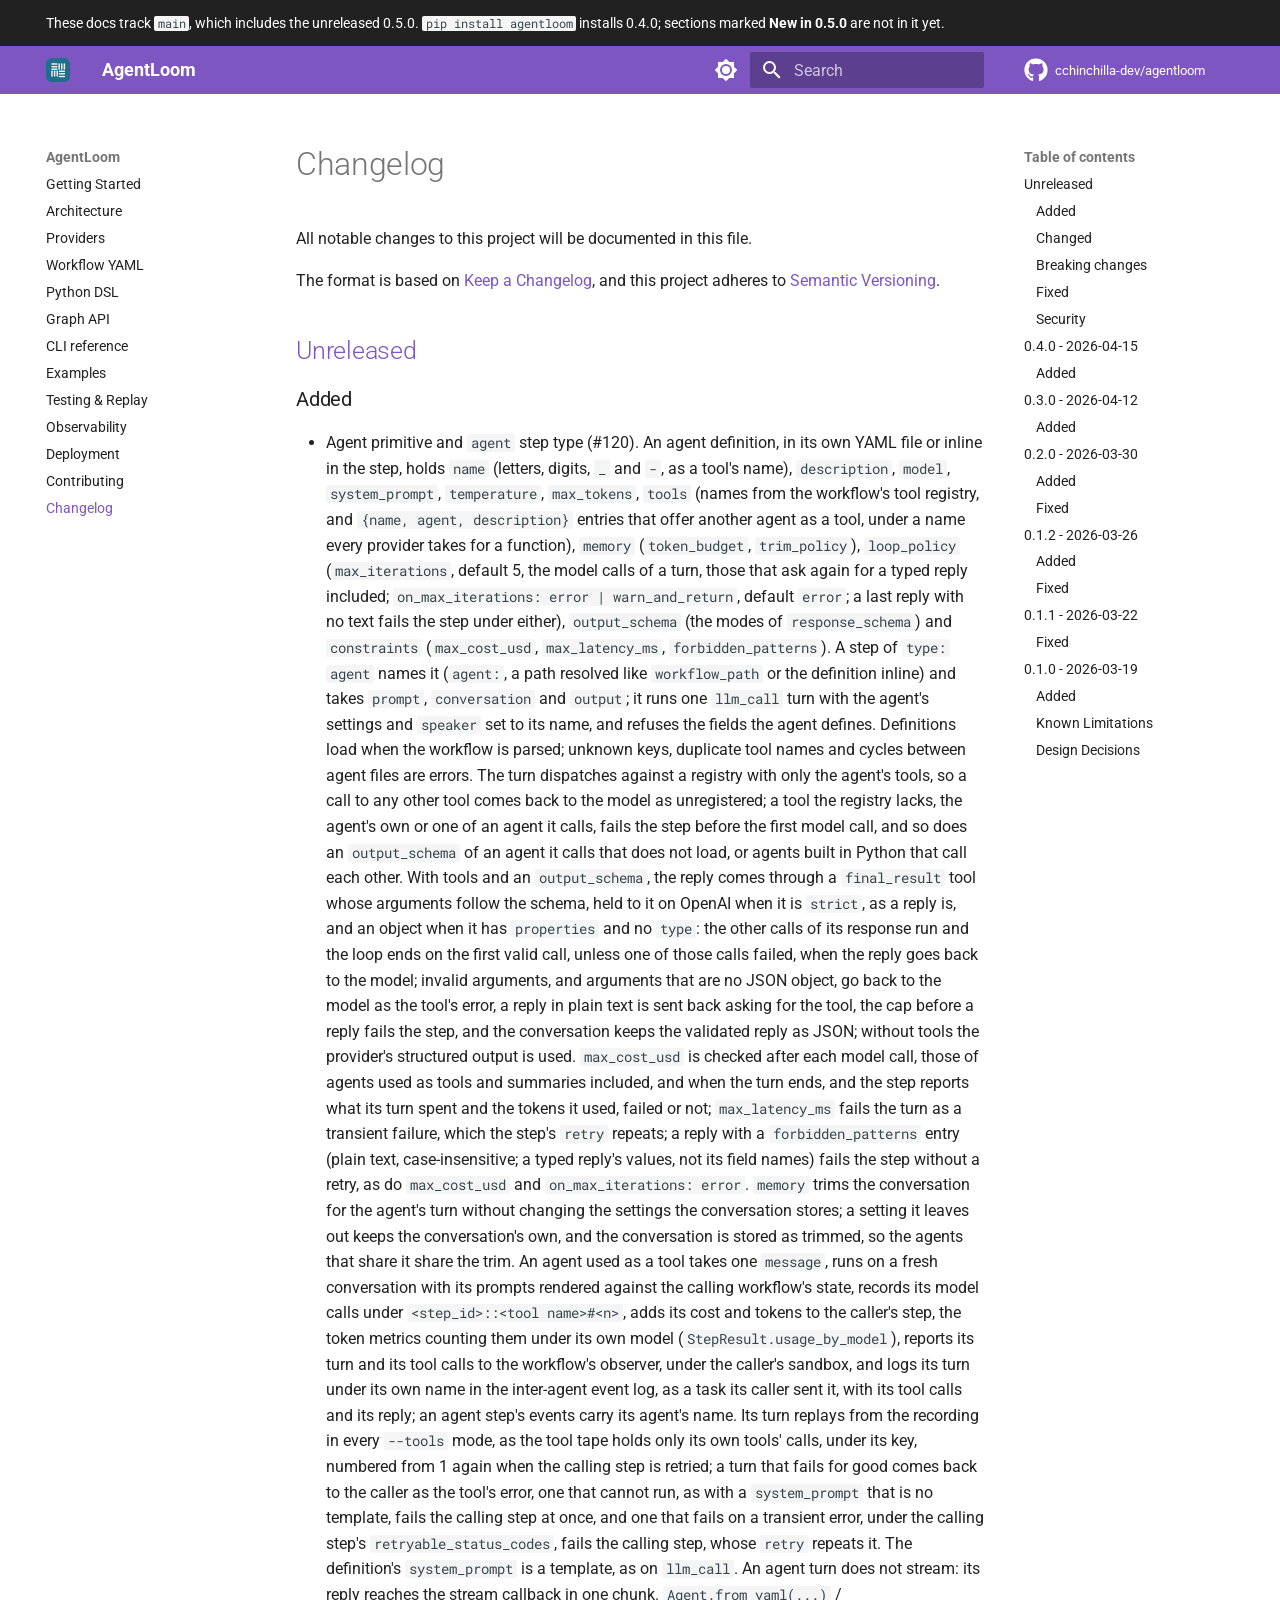
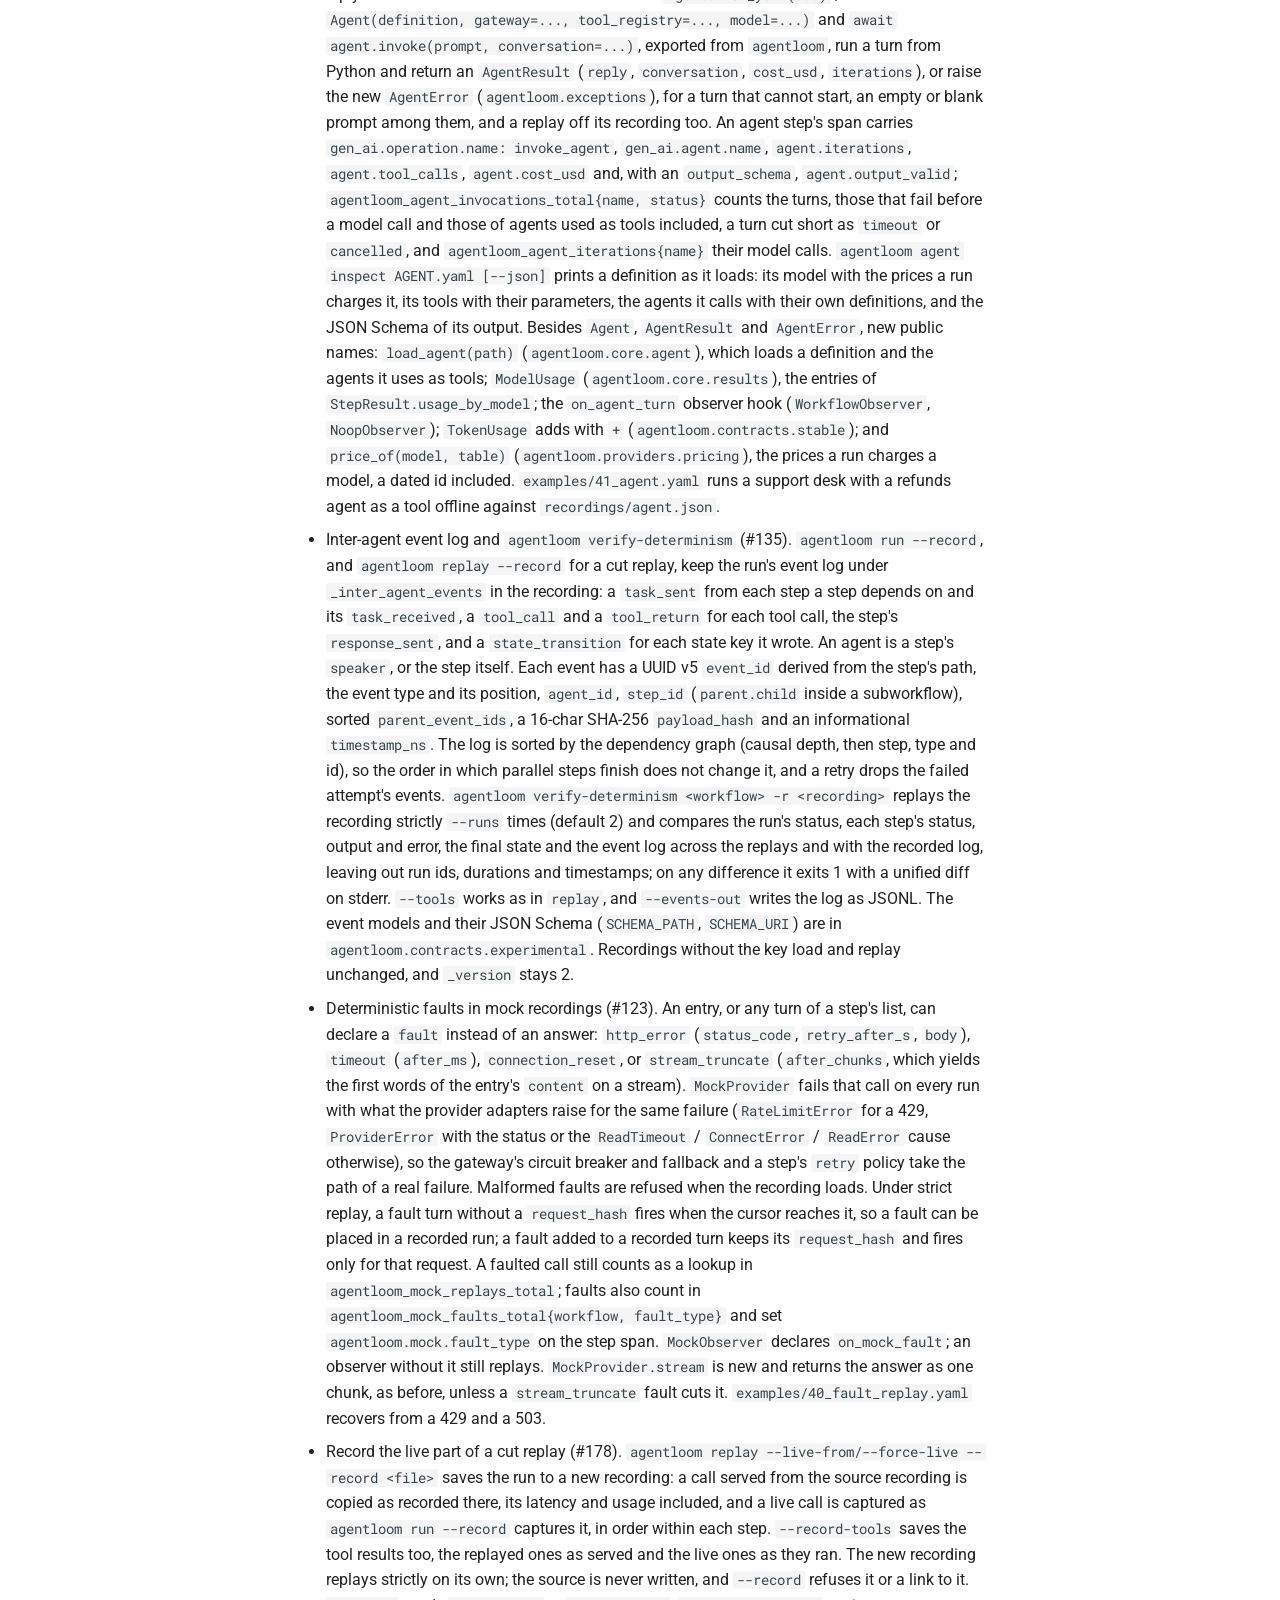
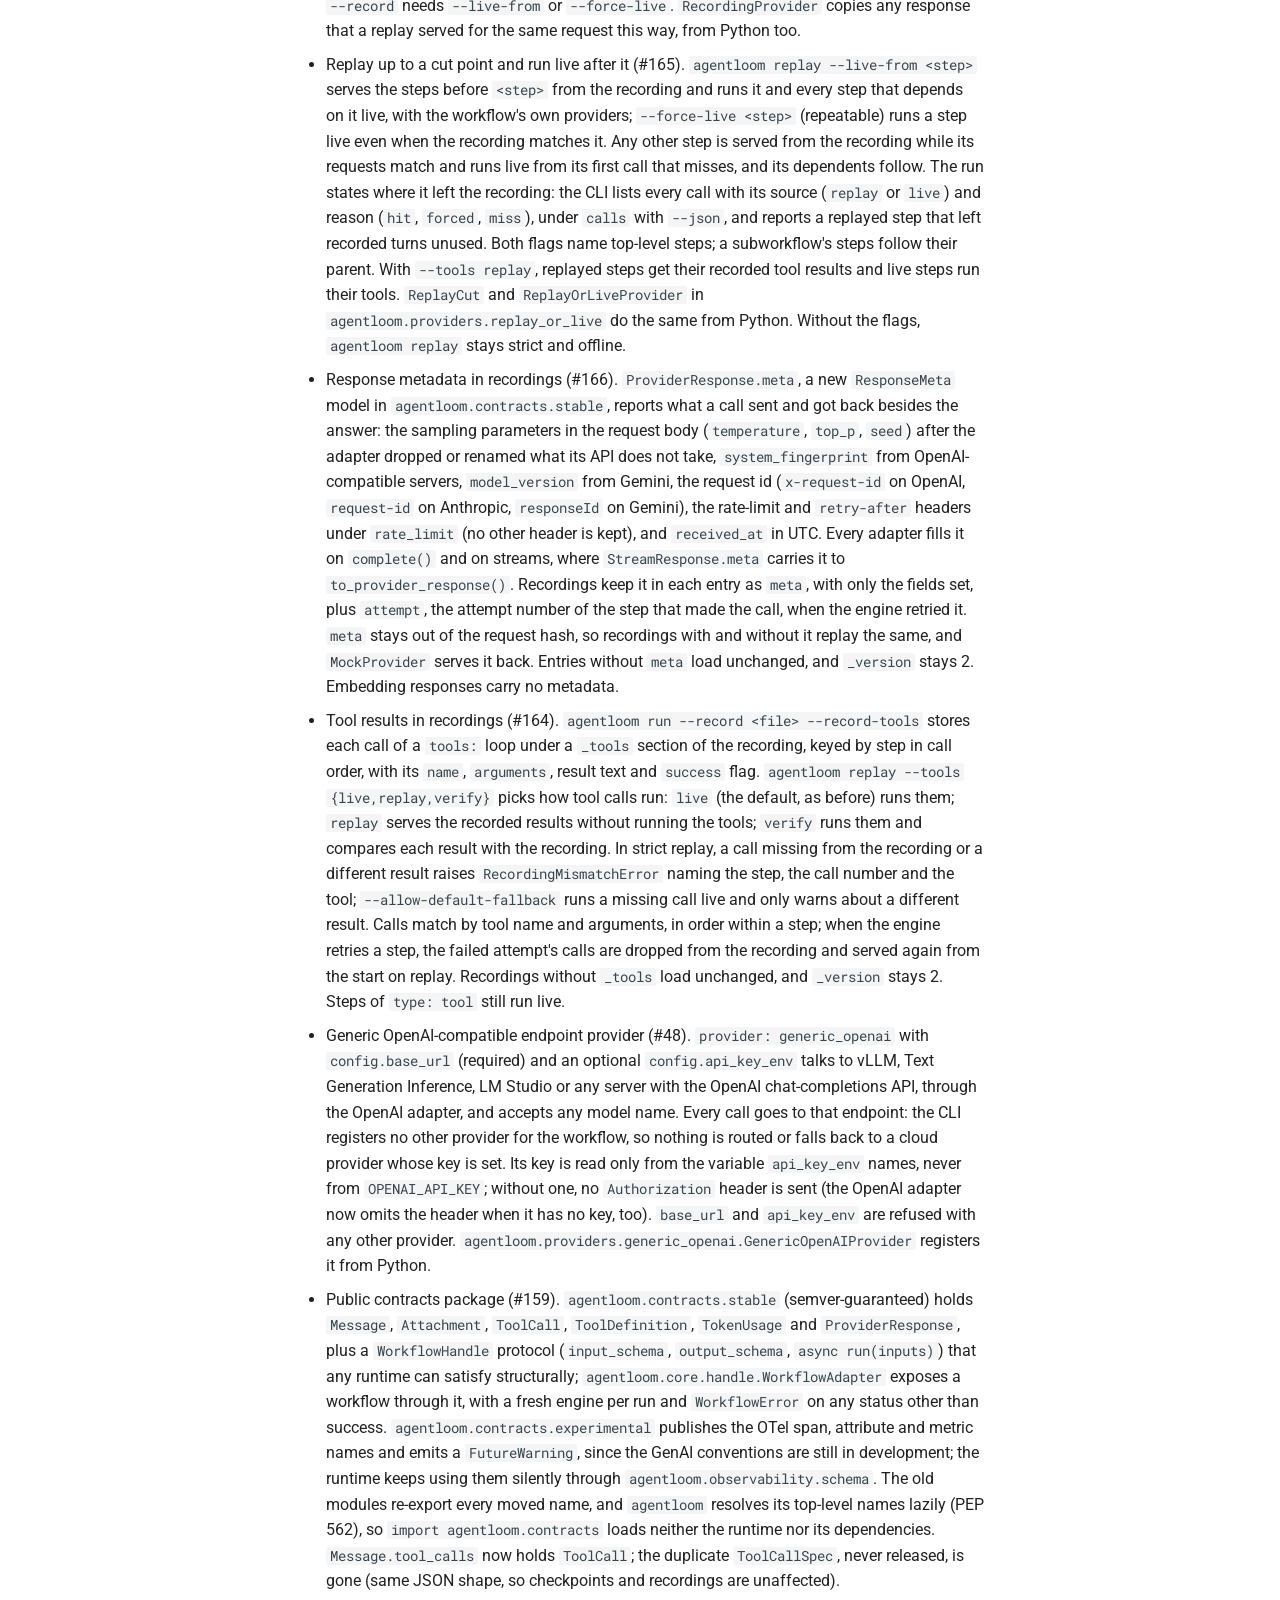
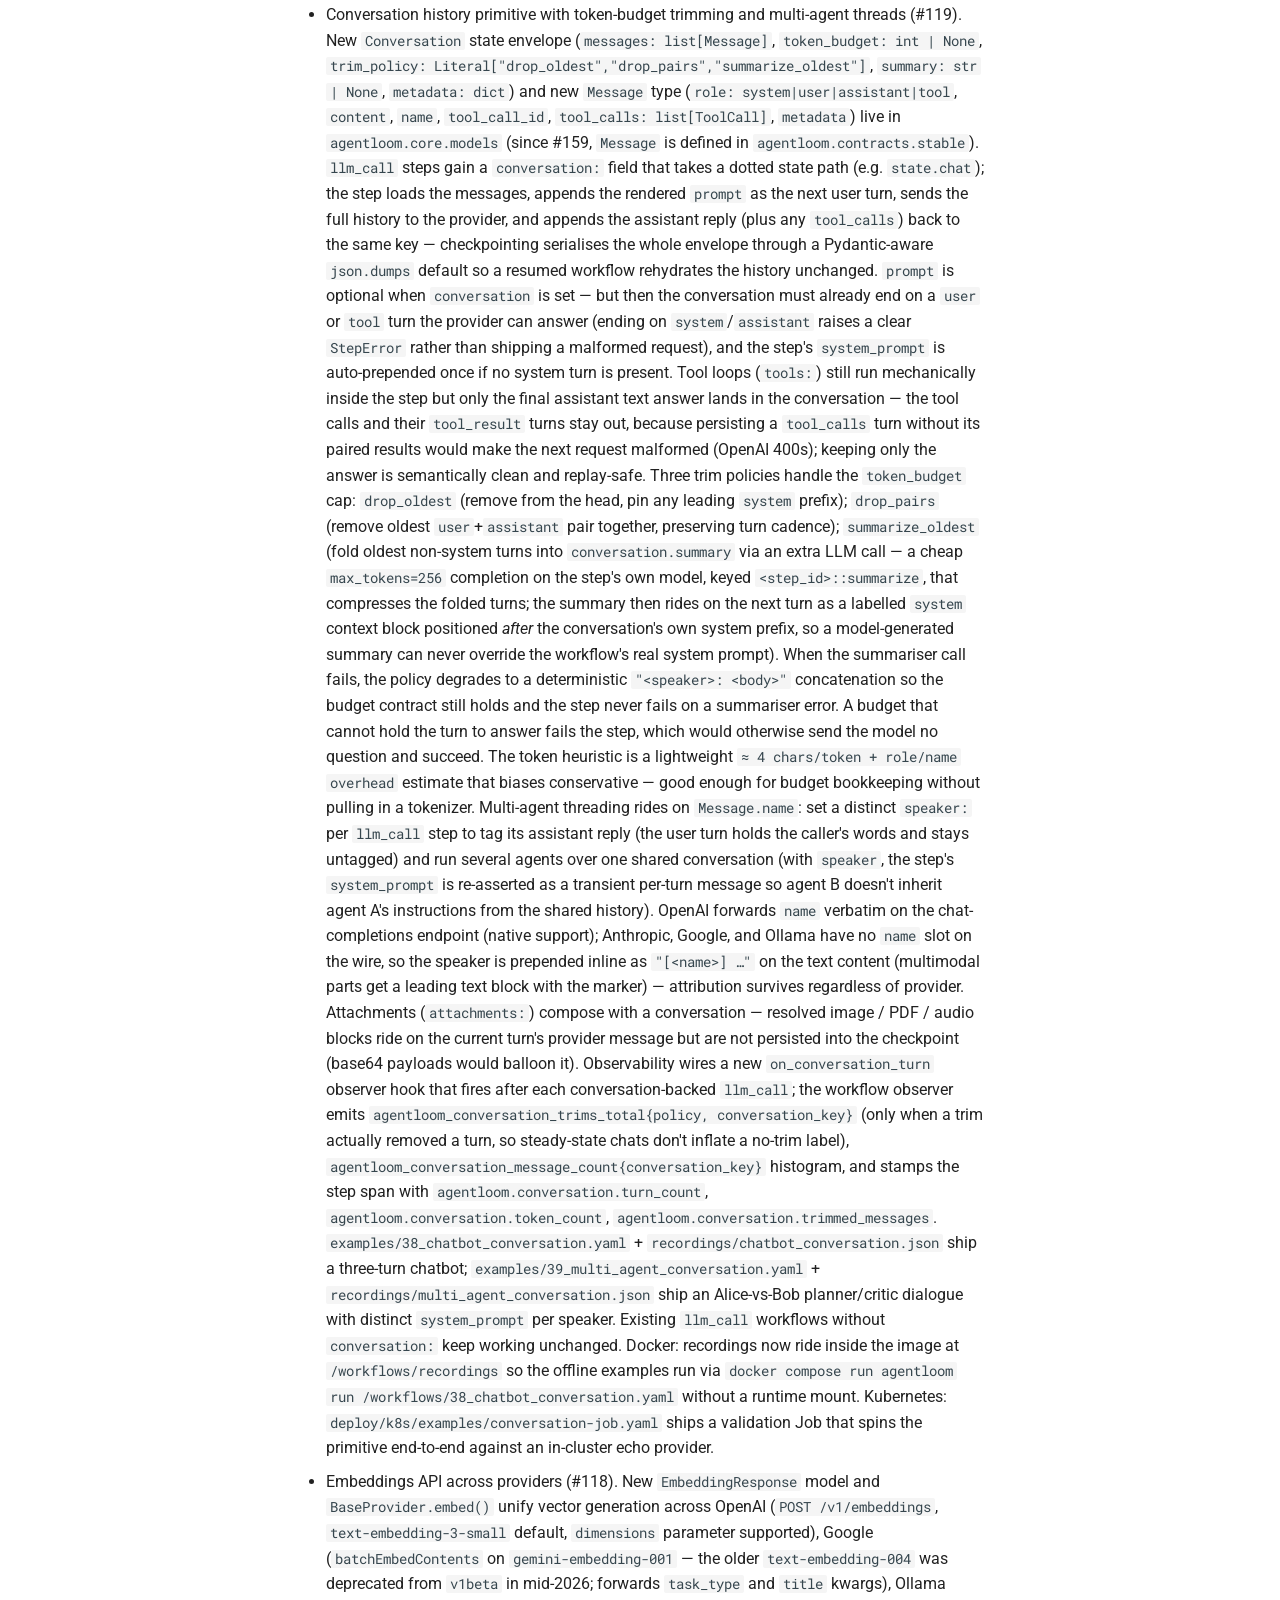
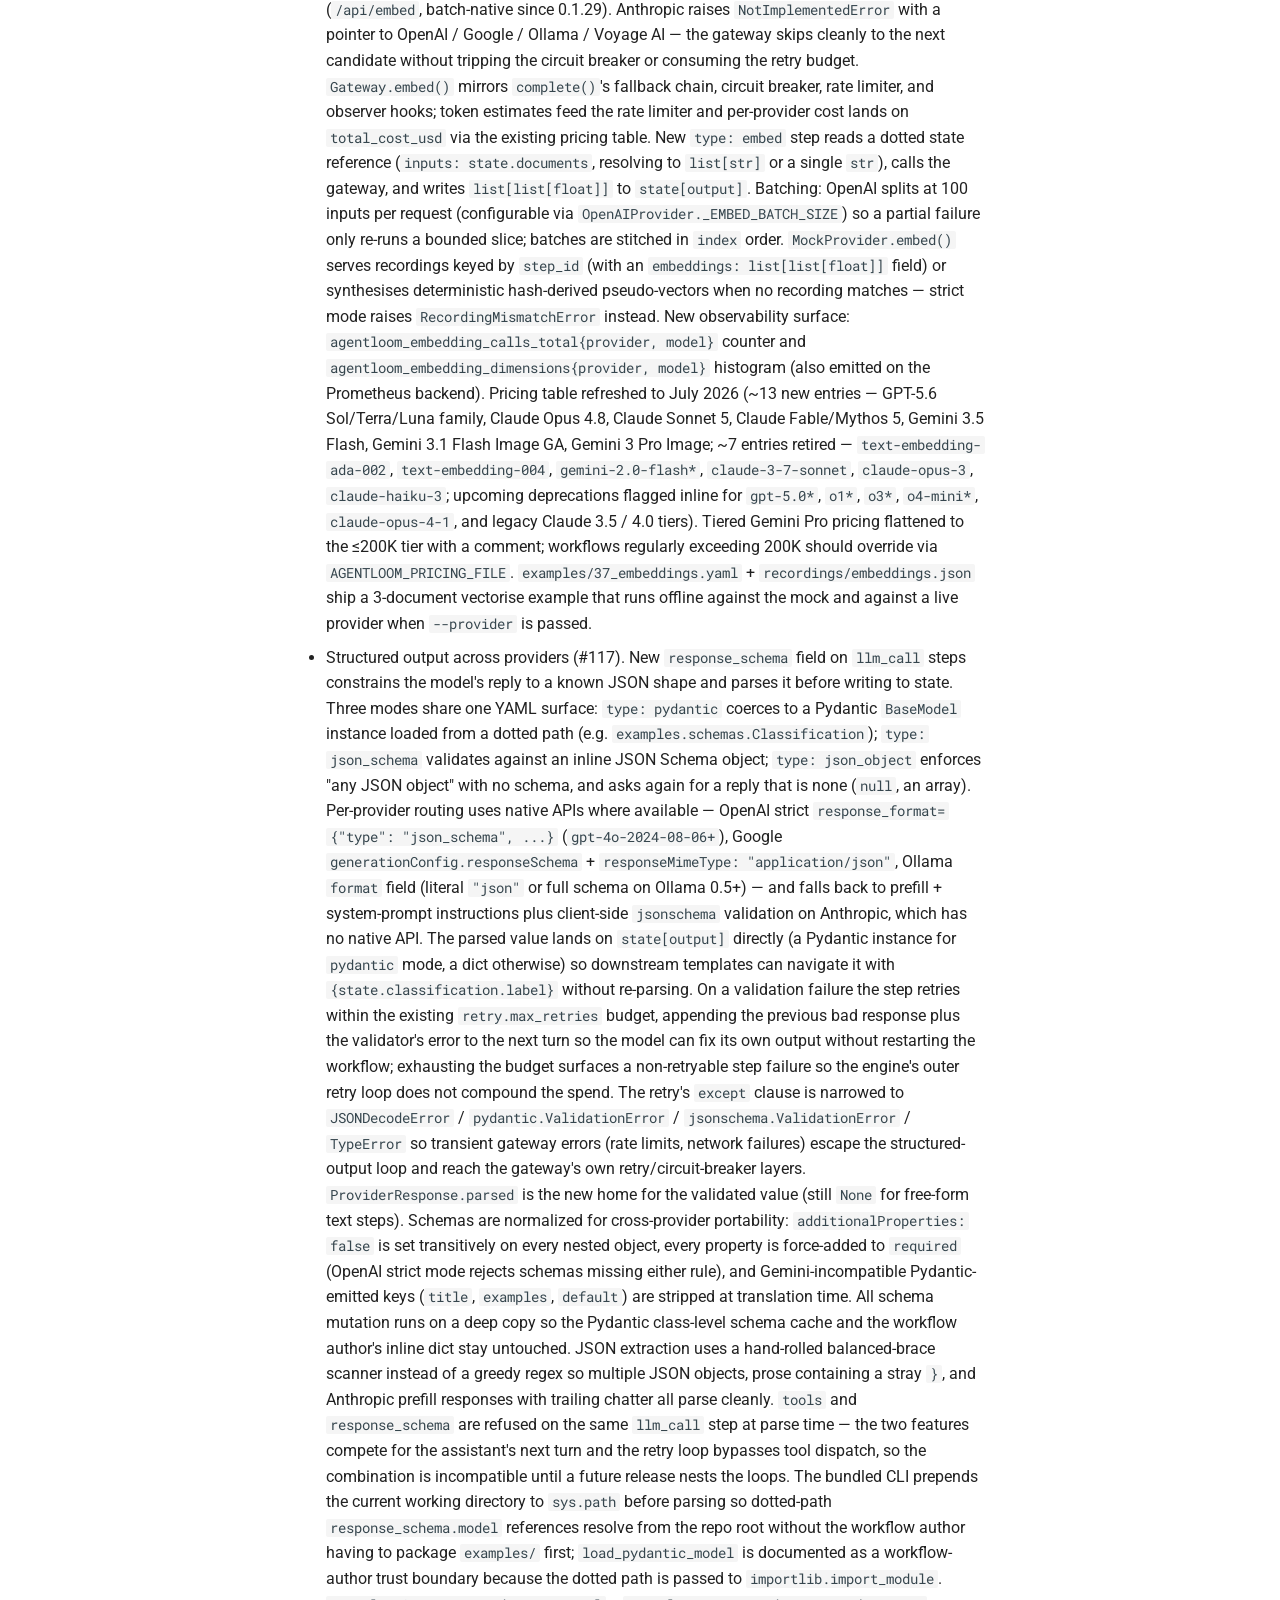
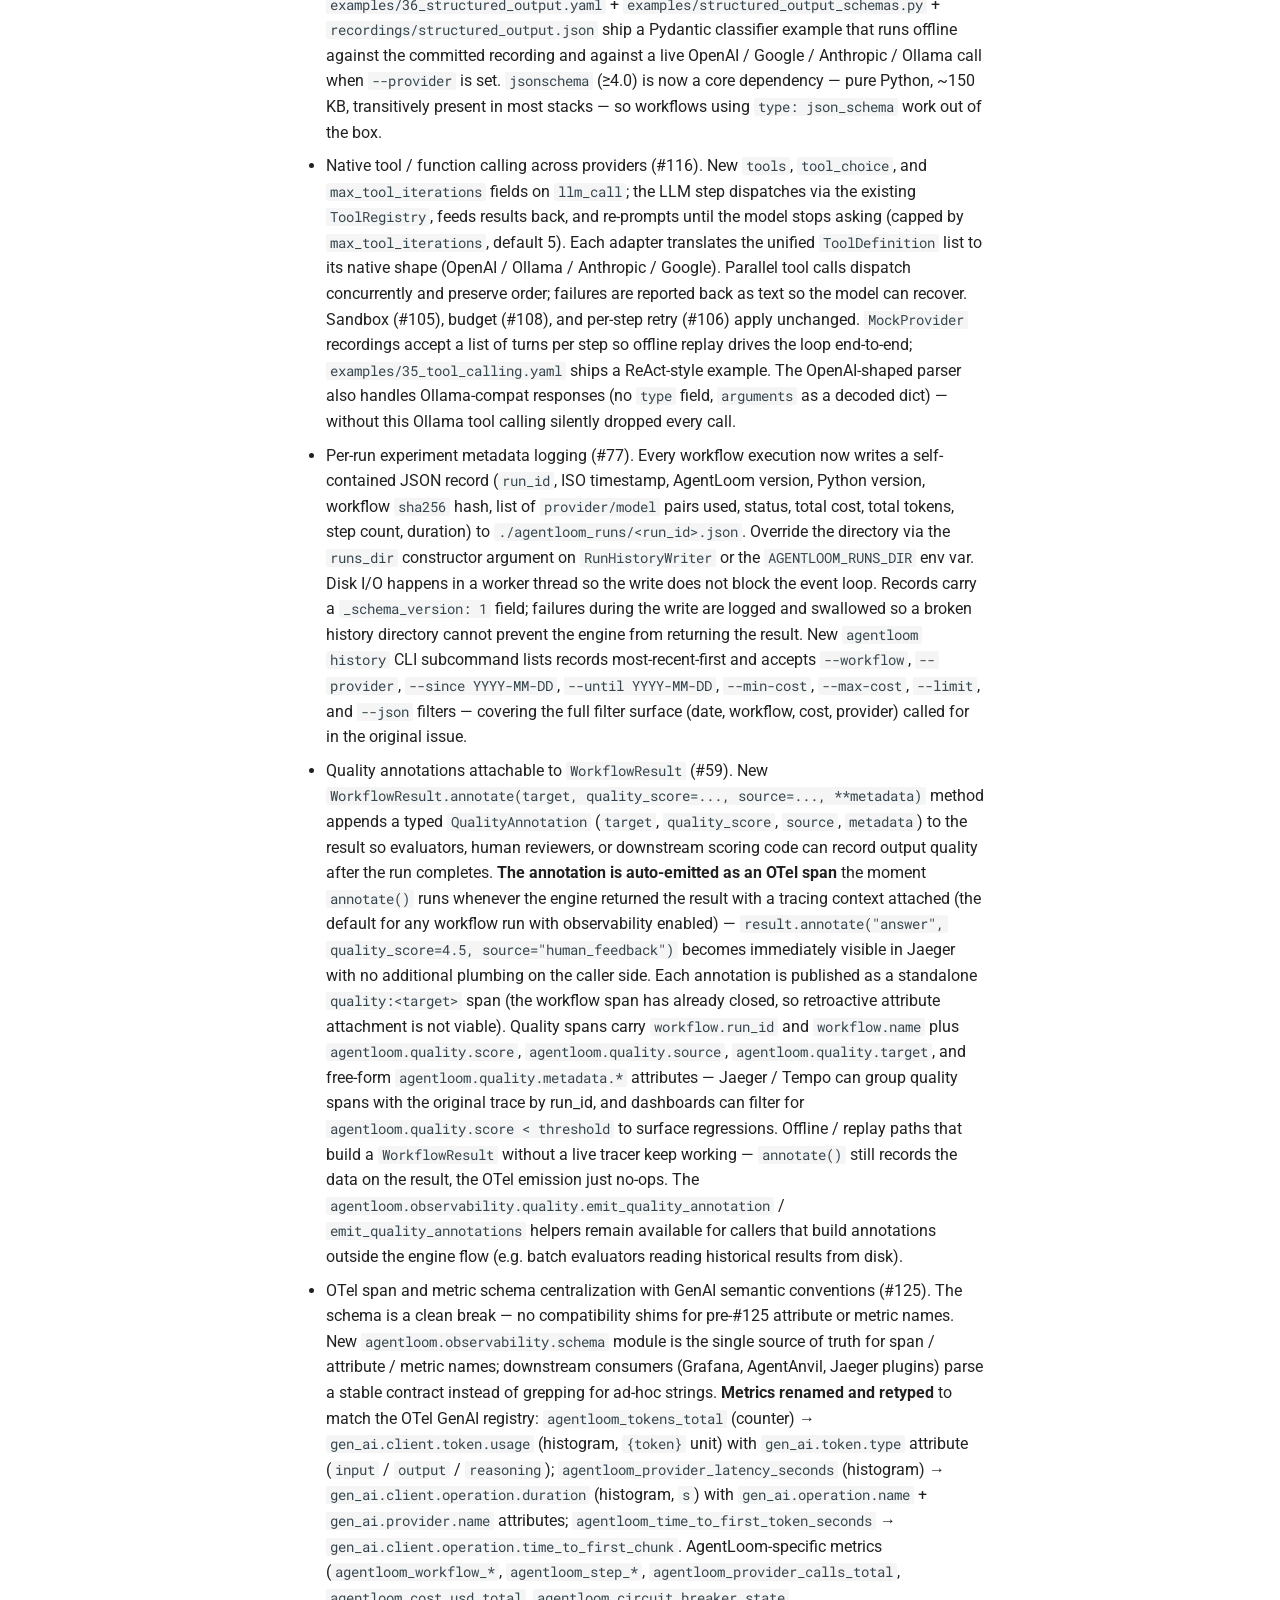
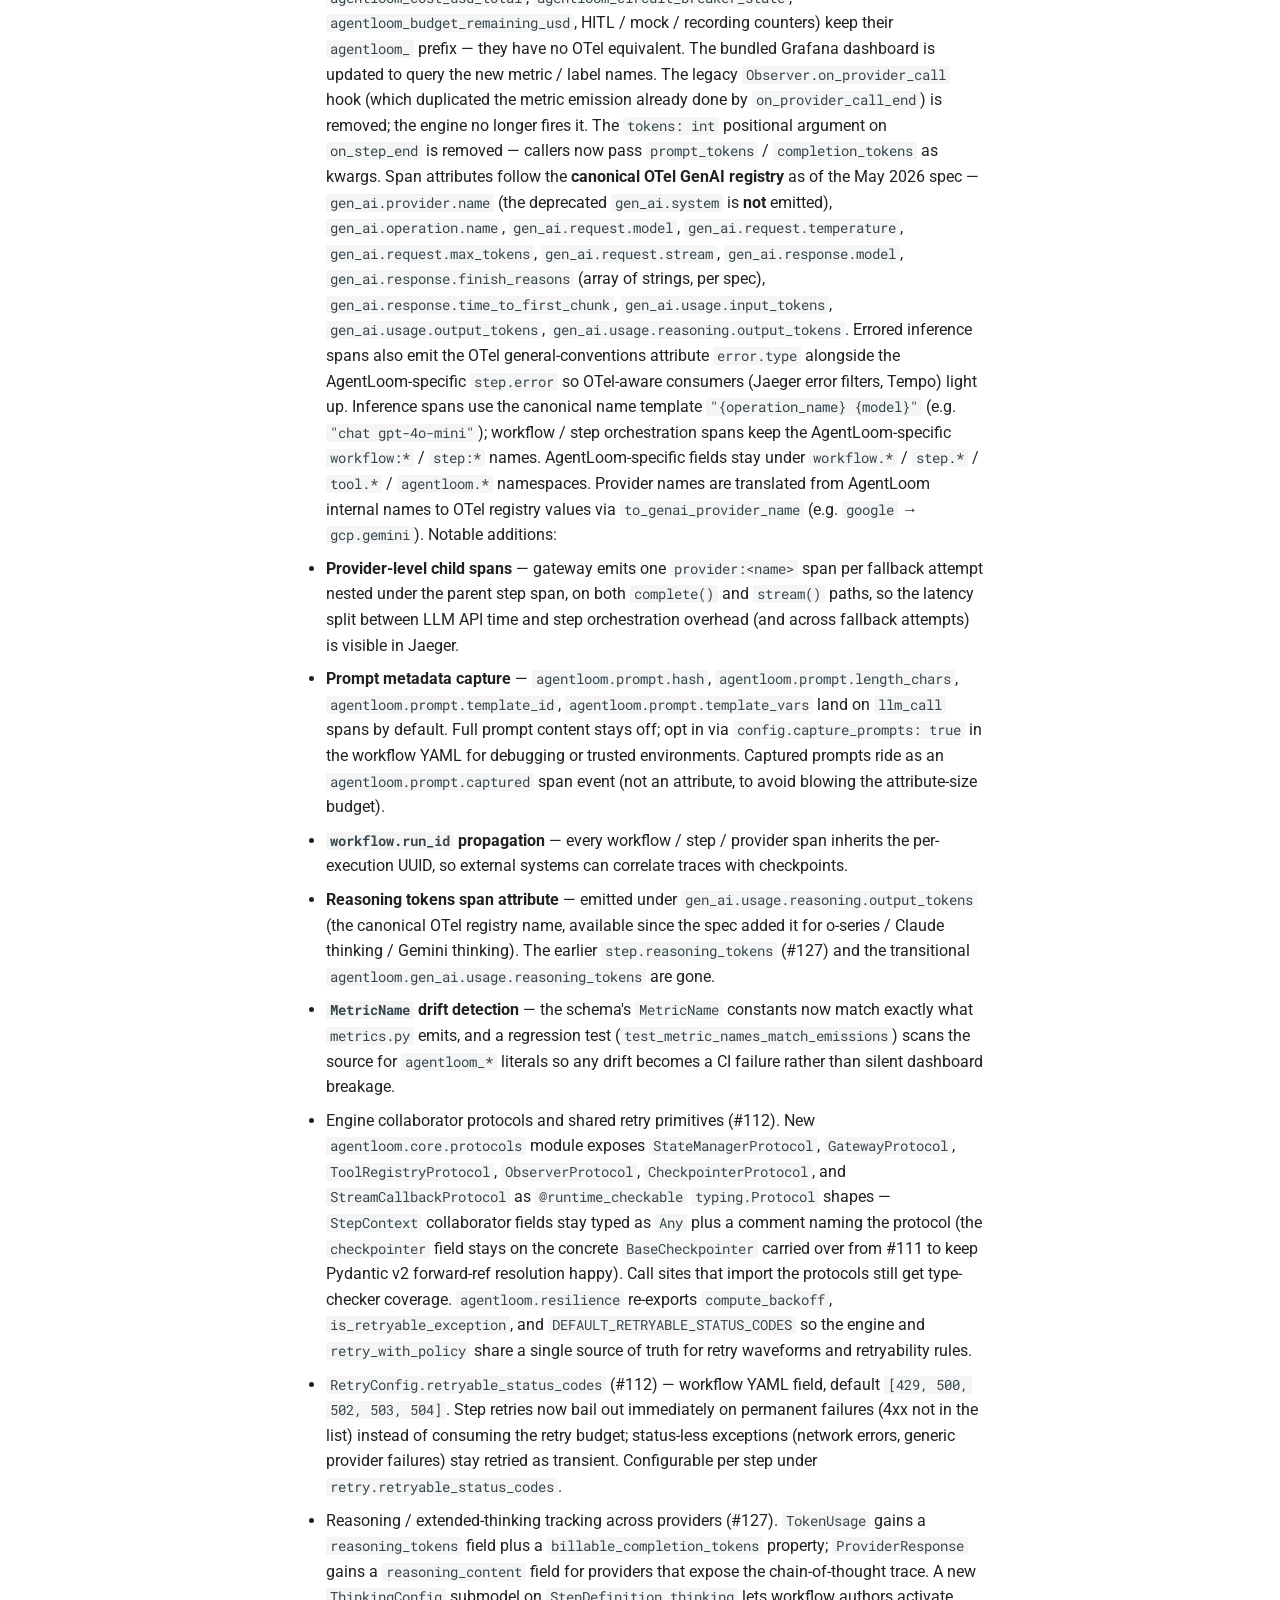
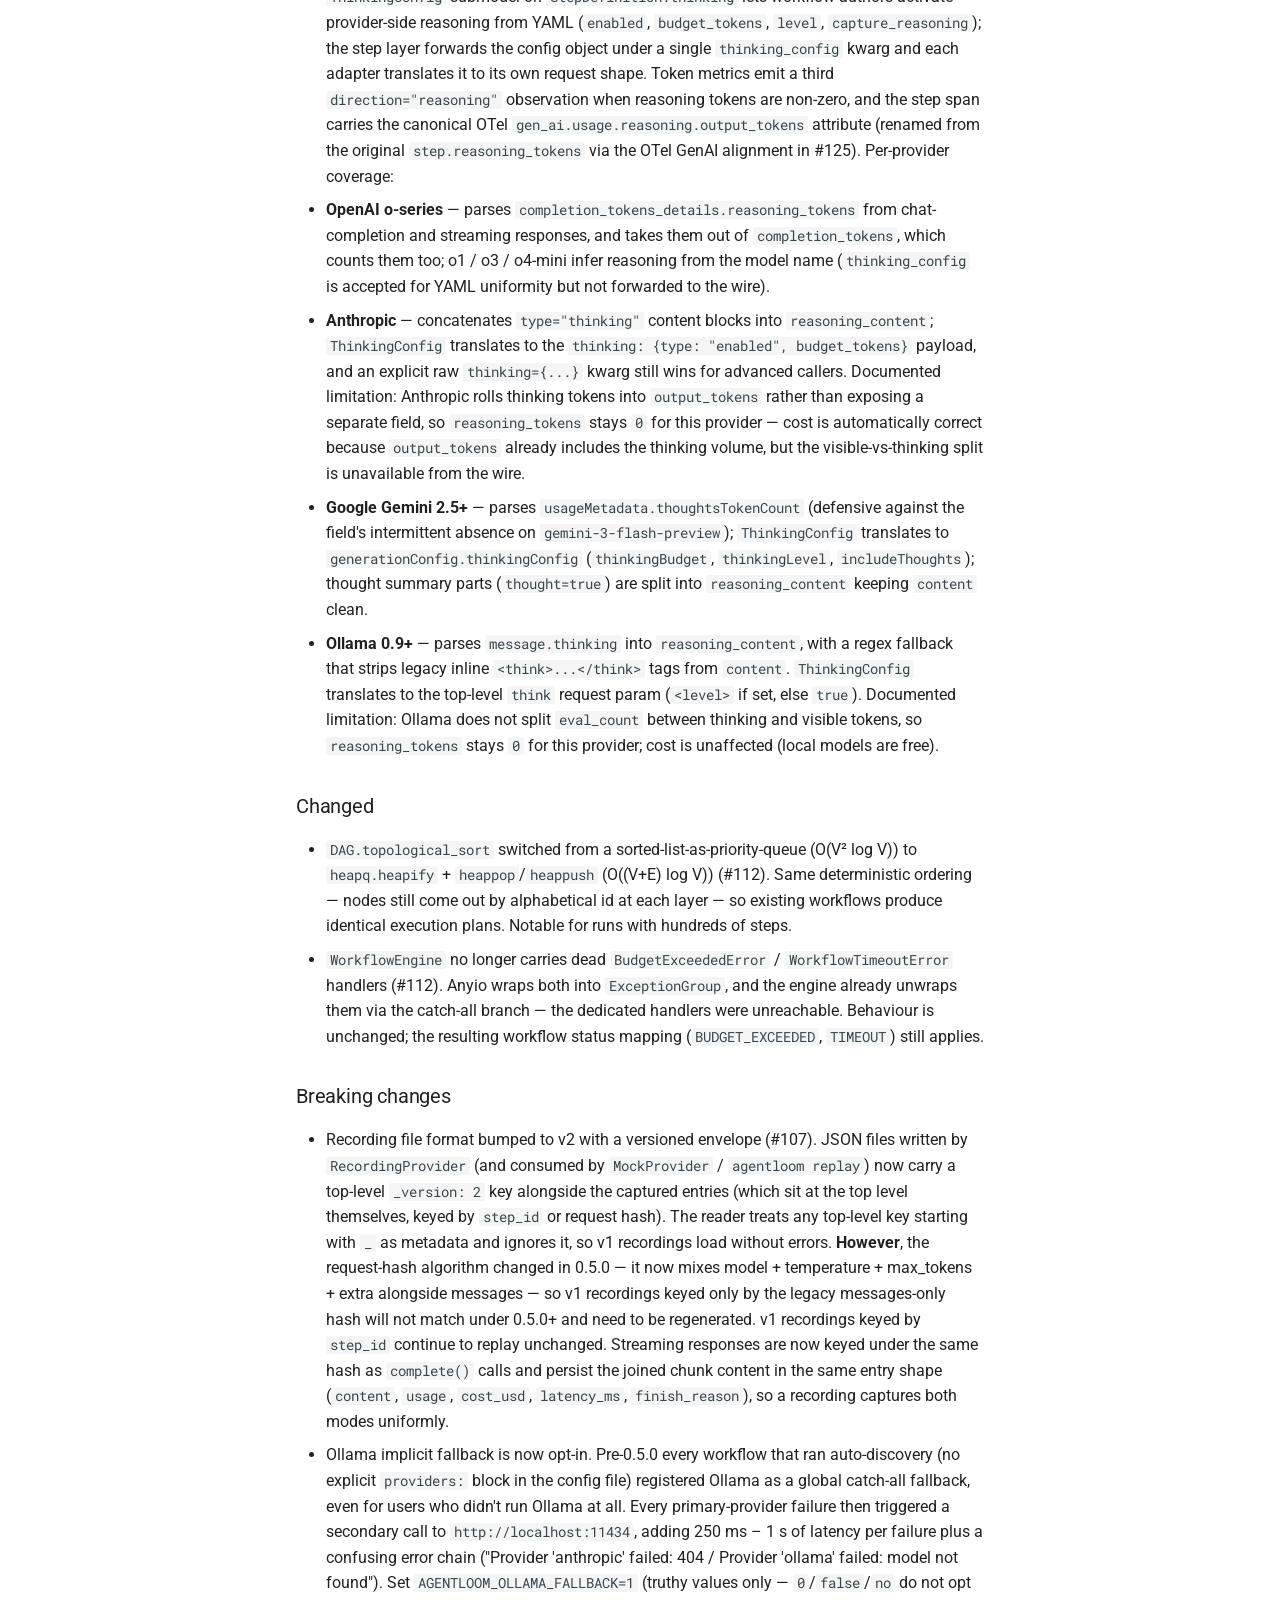
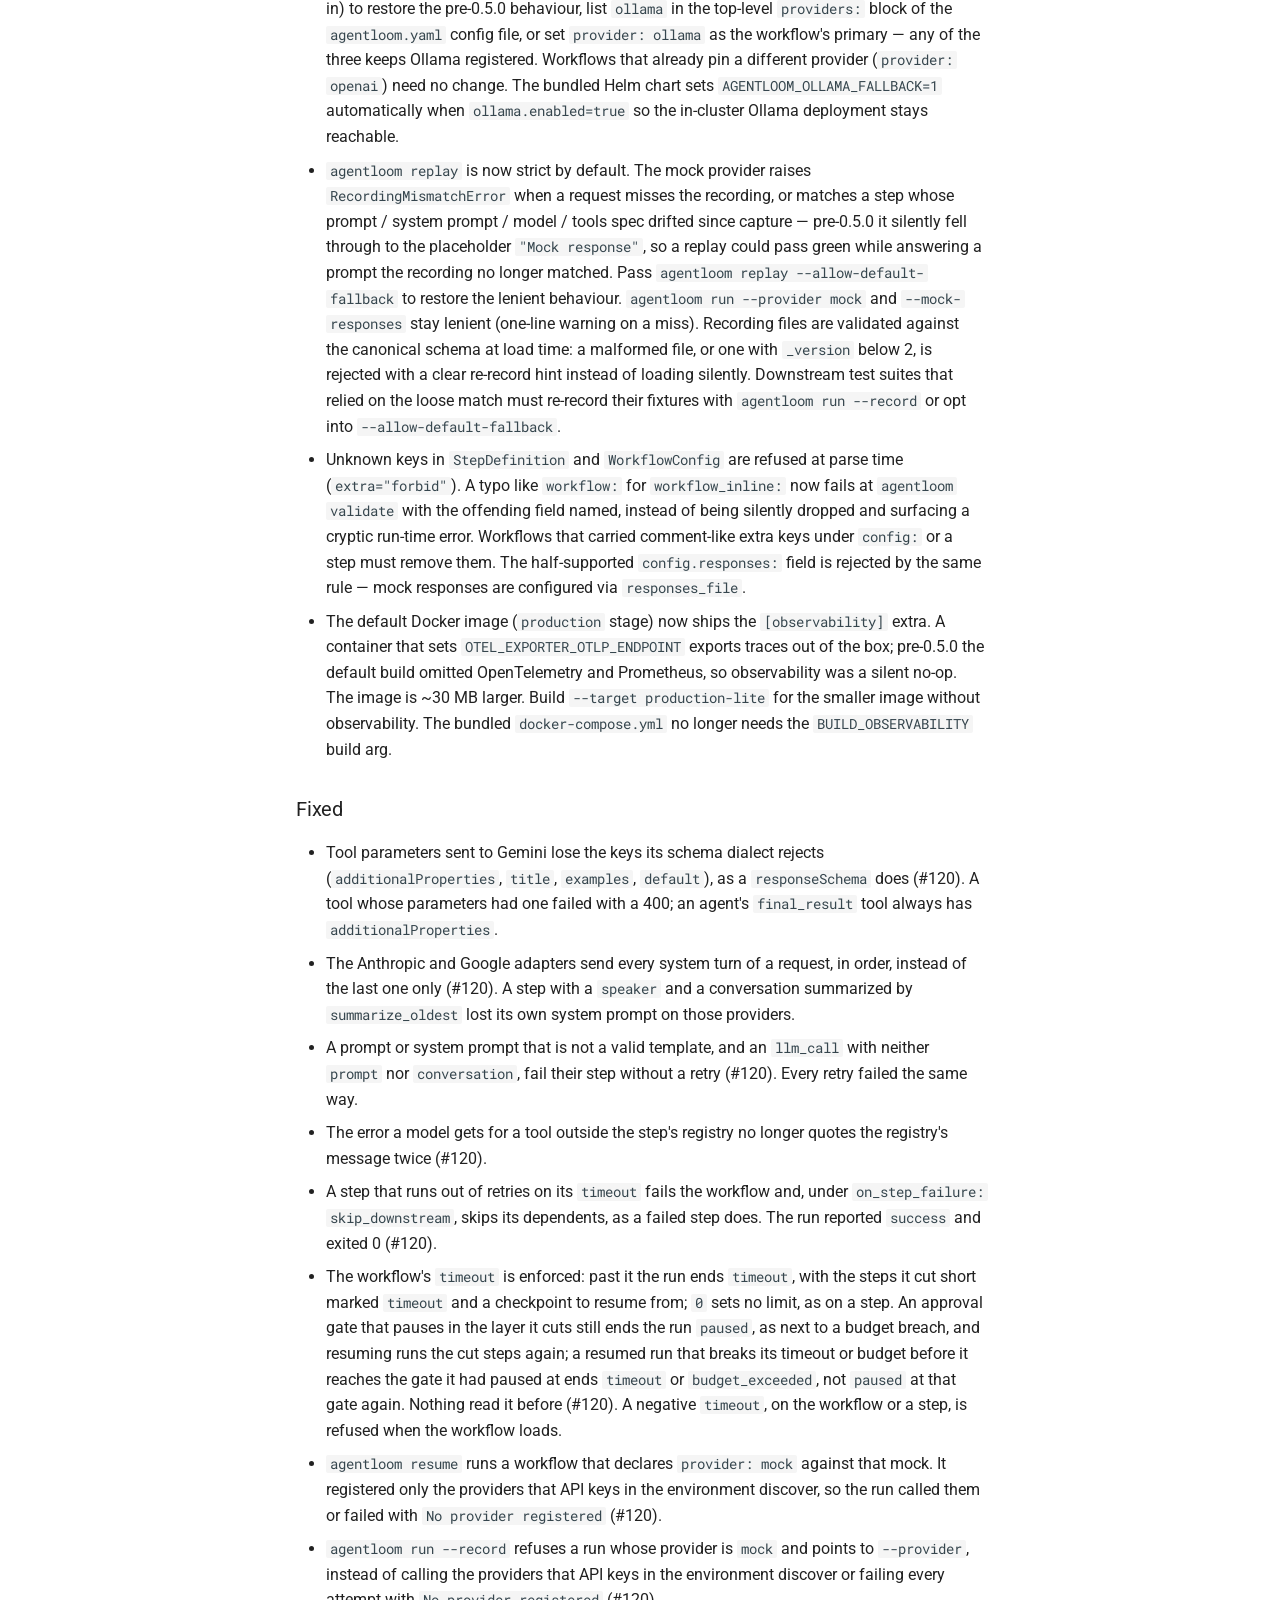
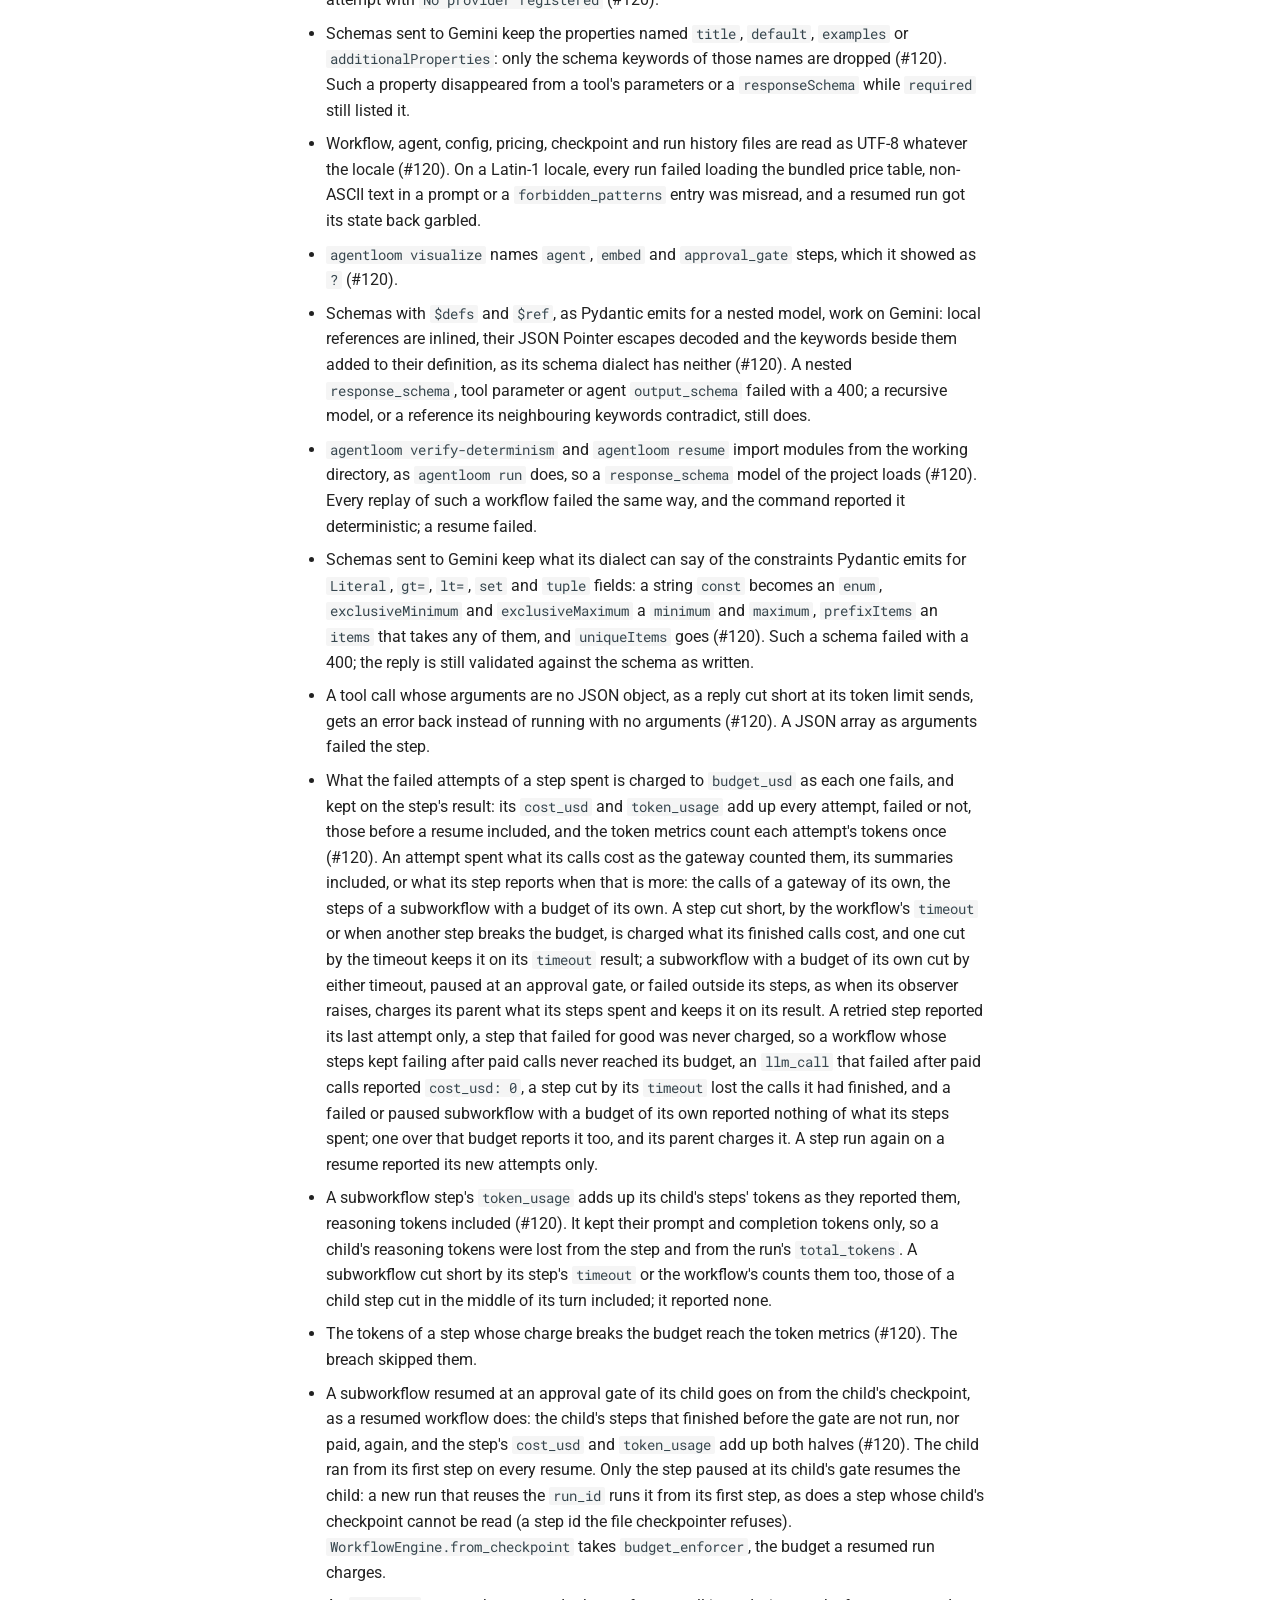
<file: changelog/index.html>
<!doctype html>
<html lang="en" class="no-js">
  <head>
    
      <meta charset="utf-8">
      <meta name="viewport" content="width=device-width,initial-scale=1">
      
        <meta name="description" content="Deterministic LLM workflow orchestration with native observability, resilience, and cost control.">
      
      
      
        <link rel="canonical" href="https://cchinchilla-dev.github.io/agentloom/changelog/">
      
      
        <link rel="prev" href="../contributing/">
      
      
      
        
      
      
      <link rel="icon" href="../images/logo.svg">
      <meta name="generator" content="mkdocs-1.6.1, mkdocs-material-9.7.6">
    
    
      
        <title>Changelog - AgentLoom</title>
      
    
    
      <link rel="stylesheet" href="../assets/stylesheets/main.484c7ddc.min.css">
      
        
        <link rel="stylesheet" href="../assets/stylesheets/palette.ab4e12ef.min.css">
      
      


    
    
      
    
    
      
        
        
        <link rel="preconnect" href="https://fonts.gstatic.com" crossorigin>
        <link rel="stylesheet" href="https://fonts.googleapis.com/css?family=Roboto:300,300i,400,400i,700,700i%7CRoboto+Mono:400,400i,700,700i&display=fallback">
        <style>:root{--md-text-font:"Roboto";--md-code-font:"Roboto Mono"}</style>
      
    
    
      <link rel="stylesheet" href="../stylesheets/extra.css">
    
    <script>__md_scope=new URL("..",location),__md_hash=e=>[...e].reduce(((e,_)=>(e<<5)-e+_.charCodeAt(0)),0),__md_get=(e,_=localStorage,t=__md_scope)=>JSON.parse(_.getItem(t.pathname+"."+e)),__md_set=(e,_,t=localStorage,a=__md_scope)=>{try{t.setItem(a.pathname+"."+e,JSON.stringify(_))}catch(e){}}</script>
    
      

    
    
  </head>
  
  
    
    
      
    
    
    
    
    <body dir="ltr" data-md-color-scheme="default" data-md-color-primary="deep-purple" data-md-color-accent="amber">
  
    
    <input class="md-toggle" data-md-toggle="drawer" type="checkbox" id="__drawer" autocomplete="off">
    <input class="md-toggle" data-md-toggle="search" type="checkbox" id="__search" autocomplete="off">
    <label class="md-overlay" for="__drawer"></label>
    <div data-md-component="skip">
      
        
        <a href="#changelog" class="md-skip">
          Skip to content
        </a>
      
    </div>
    <div data-md-component="announce">
      
        <aside class="md-banner">
          <div class="md-banner__inner md-grid md-typeset">
            
            
These docs track <code>main</code>, which includes the unreleased 0.5.0. <code>pip install agentloom</code> installs 0.4.0; sections marked <strong>New in 0.5.0</strong> are not in it yet.

          </div>
          
        </aside>
      
    </div>
    
    
      

  

<header class="md-header md-header--shadow" data-md-component="header">
  <nav class="md-header__inner md-grid" aria-label="Header">
    <a href=".." title="AgentLoom" class="md-header__button md-logo" aria-label="AgentLoom" data-md-component="logo">
      
  <img src="../images/logo.svg" alt="logo">

    </a>
    <label class="md-header__button md-icon" for="__drawer">
      
      <svg xmlns="http://www.w3.org/2000/svg" viewBox="0 0 24 24"><path d="M3 6h18v2H3zm0 5h18v2H3zm0 5h18v2H3z"/></svg>
    </label>
    <div class="md-header__title" data-md-component="header-title">
      <div class="md-header__ellipsis">
        <div class="md-header__topic">
          <span class="md-ellipsis">
            AgentLoom
          </span>
        </div>
        <div class="md-header__topic" data-md-component="header-topic">
          <span class="md-ellipsis">
            
              Changelog
            
          </span>
        </div>
      </div>
    </div>
    
      
        <form class="md-header__option" data-md-component="palette">
  
    
    
    
    <input class="md-option" data-md-color-media="" data-md-color-scheme="default" data-md-color-primary="deep-purple" data-md-color-accent="amber"  aria-label="Switch to dark mode"  type="radio" name="__palette" id="__palette_0">
    
      <label class="md-header__button md-icon" title="Switch to dark mode" for="__palette_1" hidden>
        <svg xmlns="http://www.w3.org/2000/svg" viewBox="0 0 24 24"><path d="M12 8a4 4 0 0 0-4 4 4 4 0 0 0 4 4 4 4 0 0 0 4-4 4 4 0 0 0-4-4m0 10a6 6 0 0 1-6-6 6 6 0 0 1 6-6 6 6 0 0 1 6 6 6 6 0 0 1-6 6m8-9.31V4h-4.69L12 .69 8.69 4H4v4.69L.69 12 4 15.31V20h4.69L12 23.31 15.31 20H20v-4.69L23.31 12z"/></svg>
      </label>
    
  
    
    
    
    <input class="md-option" data-md-color-media="" data-md-color-scheme="slate" data-md-color-primary="deep-purple" data-md-color-accent="amber"  aria-label="Switch to light mode"  type="radio" name="__palette" id="__palette_1">
    
      <label class="md-header__button md-icon" title="Switch to light mode" for="__palette_0" hidden>
        <svg xmlns="http://www.w3.org/2000/svg" viewBox="0 0 24 24"><path d="M12 18c-.89 0-1.74-.2-2.5-.55C11.56 16.5 13 14.42 13 12s-1.44-4.5-3.5-5.45C10.26 6.2 11.11 6 12 6a6 6 0 0 1 6 6 6 6 0 0 1-6 6m8-9.31V4h-4.69L12 .69 8.69 4H4v4.69L.69 12 4 15.31V20h4.69L12 23.31 15.31 20H20v-4.69L23.31 12z"/></svg>
      </label>
    
  
</form>
      
    
    
      <script>var palette=__md_get("__palette");if(palette&&palette.color){if("(prefers-color-scheme)"===palette.color.media){var media=matchMedia("(prefers-color-scheme: light)"),input=document.querySelector(media.matches?"[data-md-color-media='(prefers-color-scheme: light)']":"[data-md-color-media='(prefers-color-scheme: dark)']");palette.color.media=input.getAttribute("data-md-color-media"),palette.color.scheme=input.getAttribute("data-md-color-scheme"),palette.color.primary=input.getAttribute("data-md-color-primary"),palette.color.accent=input.getAttribute("data-md-color-accent")}for(var[key,value]of Object.entries(palette.color))document.body.setAttribute("data-md-color-"+key,value)}</script>
    
    
    
      
      
        <label class="md-header__button md-icon" for="__search">
          
          <svg xmlns="http://www.w3.org/2000/svg" viewBox="0 0 24 24"><path d="M9.5 3A6.5 6.5 0 0 1 16 9.5c0 1.61-.59 3.09-1.56 4.23l.27.27h.79l5 5-1.5 1.5-5-5v-.79l-.27-.27A6.52 6.52 0 0 1 9.5 16 6.5 6.5 0 0 1 3 9.5 6.5 6.5 0 0 1 9.5 3m0 2C7 5 5 7 5 9.5S7 14 9.5 14 14 12 14 9.5 12 5 9.5 5"/></svg>
        </label>
        <div class="md-search" data-md-component="search" role="dialog">
  <label class="md-search__overlay" for="__search"></label>
  <div class="md-search__inner" role="search">
    <form class="md-search__form" name="search">
      <input type="text" class="md-search__input" name="query" aria-label="Search" placeholder="Search" autocapitalize="off" autocorrect="off" autocomplete="off" spellcheck="false" data-md-component="search-query" required>
      <label class="md-search__icon md-icon" for="__search">
        
        <svg xmlns="http://www.w3.org/2000/svg" viewBox="0 0 24 24"><path d="M9.5 3A6.5 6.5 0 0 1 16 9.5c0 1.61-.59 3.09-1.56 4.23l.27.27h.79l5 5-1.5 1.5-5-5v-.79l-.27-.27A6.52 6.52 0 0 1 9.5 16 6.5 6.5 0 0 1 3 9.5 6.5 6.5 0 0 1 9.5 3m0 2C7 5 5 7 5 9.5S7 14 9.5 14 14 12 14 9.5 12 5 9.5 5"/></svg>
        
        <svg xmlns="http://www.w3.org/2000/svg" viewBox="0 0 24 24"><path d="M20 11v2H8l5.5 5.5-1.42 1.42L4.16 12l7.92-7.92L13.5 5.5 8 11z"/></svg>
      </label>
      <nav class="md-search__options" aria-label="Search">
        
        <button type="reset" class="md-search__icon md-icon" title="Clear" aria-label="Clear" tabindex="-1">
          
          <svg xmlns="http://www.w3.org/2000/svg" viewBox="0 0 24 24"><path d="M19 6.41 17.59 5 12 10.59 6.41 5 5 6.41 10.59 12 5 17.59 6.41 19 12 13.41 17.59 19 19 17.59 13.41 12z"/></svg>
        </button>
      </nav>
      
        <div class="md-search__suggest" data-md-component="search-suggest"></div>
      
    </form>
    <div class="md-search__output">
      <div class="md-search__scrollwrap" tabindex="0" data-md-scrollfix>
        <div class="md-search-result" data-md-component="search-result">
          <div class="md-search-result__meta">
            Initializing search
          </div>
          <ol class="md-search-result__list" role="presentation"></ol>
        </div>
      </div>
    </div>
  </div>
</div>
      
    
    
      <div class="md-header__source">
        <a href="https://github.com/cchinchilla-dev/agentloom" title="Go to repository" class="md-source" data-md-component="source">
  <div class="md-source__icon md-icon">
    
    <svg xmlns="http://www.w3.org/2000/svg" viewBox="0 0 512 512"><!--! Font Awesome Free 7.1.0 by @fontawesome - https://fontawesome.com License - https://fontawesome.com/license/free (Icons: CC BY 4.0, Fonts: SIL OFL 1.1, Code: MIT License) Copyright 2025 Fonticons, Inc.--><path d="M173.9 397.4c0 2-2.3 3.6-5.2 3.6-3.3.3-5.6-1.3-5.6-3.6 0-2 2.3-3.6 5.2-3.6 3-.3 5.6 1.3 5.6 3.6m-31.1-4.5c-.7 2 1.3 4.3 4.3 4.9 2.6 1 5.6 0 6.2-2s-1.3-4.3-4.3-5.2c-2.6-.7-5.5.3-6.2 2.3m44.2-1.7c-2.9.7-4.9 2.6-4.6 4.9.3 2 2.9 3.3 5.9 2.6 2.9-.7 4.9-2.6 4.6-4.6-.3-1.9-3-3.2-5.9-2.9M252.8 8C114.1 8 8 113.3 8 252c0 110.9 69.8 205.8 169.5 239.2 12.8 2.3 17.3-5.6 17.3-12.1 0-6.2-.3-40.4-.3-61.4 0 0-70 15-84.7-29.8 0 0-11.4-29.1-27.8-36.6 0 0-22.9-15.7 1.6-15.4 0 0 24.9 2 38.6 25.8 21.9 38.6 58.6 27.5 72.9 20.9 2.3-16 8.8-27.1 16-33.7-55.9-6.2-112.3-14.3-112.3-110.5 0-27.5 7.6-41.3 23.6-58.9-2.6-6.5-11.1-33.3 2.6-67.9 20.9-6.5 69 27 69 27 20-5.6 41.5-8.5 62.8-8.5s42.8 2.9 62.8 8.5c0 0 48.1-33.6 69-27 13.7 34.7 5.2 61.4 2.6 67.9 16 17.7 25.8 31.5 25.8 58.9 0 96.5-58.9 104.2-114.8 110.5 9.2 7.9 17 22.9 17 46.4 0 33.7-.3 75.4-.3 83.6 0 6.5 4.6 14.4 17.3 12.1C436.2 457.8 504 362.9 504 252 504 113.3 391.5 8 252.8 8M105.2 352.9c-1.3 1-1 3.3.7 5.2 1.6 1.6 3.9 2.3 5.2 1 1.3-1 1-3.3-.7-5.2-1.6-1.6-3.9-2.3-5.2-1m-10.8-8.1c-.7 1.3.3 2.9 2.3 3.9 1.6 1 3.6.7 4.3-.7.7-1.3-.3-2.9-2.3-3.9-2-.6-3.6-.3-4.3.7m32.4 35.6c-1.6 1.3-1 4.3 1.3 6.2 2.3 2.3 5.2 2.6 6.5 1 1.3-1.3.7-4.3-1.3-6.2-2.2-2.3-5.2-2.6-6.5-1m-11.4-14.7c-1.6 1-1.6 3.6 0 5.9s4.3 3.3 5.6 2.3c1.6-1.3 1.6-3.9 0-6.2-1.4-2.3-4-3.3-5.6-2"/></svg>
  </div>
  <div class="md-source__repository">
    cchinchilla-dev/agentloom
  </div>
</a>
      </div>
    
  </nav>
  
</header>
    
    <div class="md-container" data-md-component="container">
      
      
        
          
        
      
      <main class="md-main" data-md-component="main">
        <div class="md-main__inner md-grid">
          
            
              
              <div class="md-sidebar md-sidebar--primary" data-md-component="sidebar" data-md-type="navigation" >
                <div class="md-sidebar__scrollwrap">
                  <div class="md-sidebar__inner">
                    



<nav class="md-nav md-nav--primary" aria-label="Navigation" data-md-level="0">
  <label class="md-nav__title" for="__drawer">
    <a href=".." title="AgentLoom" class="md-nav__button md-logo" aria-label="AgentLoom" data-md-component="logo">
      
  <img src="../images/logo.svg" alt="logo">

    </a>
    AgentLoom
  </label>
  
    <div class="md-nav__source">
      <a href="https://github.com/cchinchilla-dev/agentloom" title="Go to repository" class="md-source" data-md-component="source">
  <div class="md-source__icon md-icon">
    
    <svg xmlns="http://www.w3.org/2000/svg" viewBox="0 0 512 512"><!--! Font Awesome Free 7.1.0 by @fontawesome - https://fontawesome.com License - https://fontawesome.com/license/free (Icons: CC BY 4.0, Fonts: SIL OFL 1.1, Code: MIT License) Copyright 2025 Fonticons, Inc.--><path d="M173.9 397.4c0 2-2.3 3.6-5.2 3.6-3.3.3-5.6-1.3-5.6-3.6 0-2 2.3-3.6 5.2-3.6 3-.3 5.6 1.3 5.6 3.6m-31.1-4.5c-.7 2 1.3 4.3 4.3 4.9 2.6 1 5.6 0 6.2-2s-1.3-4.3-4.3-5.2c-2.6-.7-5.5.3-6.2 2.3m44.2-1.7c-2.9.7-4.9 2.6-4.6 4.9.3 2 2.9 3.3 5.9 2.6 2.9-.7 4.9-2.6 4.6-4.6-.3-1.9-3-3.2-5.9-2.9M252.8 8C114.1 8 8 113.3 8 252c0 110.9 69.8 205.8 169.5 239.2 12.8 2.3 17.3-5.6 17.3-12.1 0-6.2-.3-40.4-.3-61.4 0 0-70 15-84.7-29.8 0 0-11.4-29.1-27.8-36.6 0 0-22.9-15.7 1.6-15.4 0 0 24.9 2 38.6 25.8 21.9 38.6 58.6 27.5 72.9 20.9 2.3-16 8.8-27.1 16-33.7-55.9-6.2-112.3-14.3-112.3-110.5 0-27.5 7.6-41.3 23.6-58.9-2.6-6.5-11.1-33.3 2.6-67.9 20.9-6.5 69 27 69 27 20-5.6 41.5-8.5 62.8-8.5s42.8 2.9 62.8 8.5c0 0 48.1-33.6 69-27 13.7 34.7 5.2 61.4 2.6 67.9 16 17.7 25.8 31.5 25.8 58.9 0 96.5-58.9 104.2-114.8 110.5 9.2 7.9 17 22.9 17 46.4 0 33.7-.3 75.4-.3 83.6 0 6.5 4.6 14.4 17.3 12.1C436.2 457.8 504 362.9 504 252 504 113.3 391.5 8 252.8 8M105.2 352.9c-1.3 1-1 3.3.7 5.2 1.6 1.6 3.9 2.3 5.2 1 1.3-1 1-3.3-.7-5.2-1.6-1.6-3.9-2.3-5.2-1m-10.8-8.1c-.7 1.3.3 2.9 2.3 3.9 1.6 1 3.6.7 4.3-.7.7-1.3-.3-2.9-2.3-3.9-2-.6-3.6-.3-4.3.7m32.4 35.6c-1.6 1.3-1 4.3 1.3 6.2 2.3 2.3 5.2 2.6 6.5 1 1.3-1.3.7-4.3-1.3-6.2-2.2-2.3-5.2-2.6-6.5-1m-11.4-14.7c-1.6 1-1.6 3.6 0 5.9s4.3 3.3 5.6 2.3c1.6-1.3 1.6-3.9 0-6.2-1.4-2.3-4-3.3-5.6-2"/></svg>
  </div>
  <div class="md-source__repository">
    cchinchilla-dev/agentloom
  </div>
</a>
    </div>
  
  <ul class="md-nav__list" data-md-scrollfix>
    
      
      
  
  
  
  
    <li class="md-nav__item">
      <a href=".." class="md-nav__link">
        
  
  
  <span class="md-ellipsis">
    
  
    Getting Started
  

    
  </span>
  
  

      </a>
    </li>
  

    
      
      
  
  
  
  
    <li class="md-nav__item">
      <a href="../architecture/" class="md-nav__link">
        
  
  
  <span class="md-ellipsis">
    
  
    Architecture
  

    
  </span>
  
  

      </a>
    </li>
  

    
      
      
  
  
  
  
    <li class="md-nav__item">
      <a href="../providers/" class="md-nav__link">
        
  
  
  <span class="md-ellipsis">
    
  
    Providers
  

    
  </span>
  
  

      </a>
    </li>
  

    
      
      
  
  
  
  
    <li class="md-nav__item">
      <a href="../workflow-yaml/" class="md-nav__link">
        
  
  
  <span class="md-ellipsis">
    
  
    Workflow YAML
  

    
  </span>
  
  

      </a>
    </li>
  

    
      
      
  
  
  
  
    <li class="md-nav__item">
      <a href="../python-dsl/" class="md-nav__link">
        
  
  
  <span class="md-ellipsis">
    
  
    Python DSL
  

    
  </span>
  
  

      </a>
    </li>
  

    
      
      
  
  
  
  
    <li class="md-nav__item">
      <a href="../graph-api/" class="md-nav__link">
        
  
  
  <span class="md-ellipsis">
    
  
    Graph API
  

    
  </span>
  
  

      </a>
    </li>
  

    
      
      
  
  
  
  
    <li class="md-nav__item">
      <a href="../cli/" class="md-nav__link">
        
  
  
  <span class="md-ellipsis">
    
  
    CLI reference
  

    
  </span>
  
  

      </a>
    </li>
  

    
      
      
  
  
  
  
    <li class="md-nav__item">
      <a href="../examples/" class="md-nav__link">
        
  
  
  <span class="md-ellipsis">
    
  
    Examples
  

    
  </span>
  
  

      </a>
    </li>
  

    
      
      
  
  
  
  
    <li class="md-nav__item">
      <a href="../testing-and-replay/" class="md-nav__link">
        
  
  
  <span class="md-ellipsis">
    
  
    Testing & Replay
  

    
  </span>
  
  

      </a>
    </li>
  

    
      
      
  
  
  
  
    <li class="md-nav__item">
      <a href="../observability/" class="md-nav__link">
        
  
  
  <span class="md-ellipsis">
    
  
    Observability
  

    
  </span>
  
  

      </a>
    </li>
  

    
      
      
  
  
  
  
    <li class="md-nav__item">
      <a href="../deployment/" class="md-nav__link">
        
  
  
  <span class="md-ellipsis">
    
  
    Deployment
  

    
  </span>
  
  

      </a>
    </li>
  

    
      
      
  
  
  
  
    <li class="md-nav__item">
      <a href="../contributing/" class="md-nav__link">
        
  
  
  <span class="md-ellipsis">
    
  
    Contributing
  

    
  </span>
  
  

      </a>
    </li>
  

    
      
      
  
  
    
  
  
  
    <li class="md-nav__item md-nav__item--active">
      
      <input class="md-nav__toggle md-toggle" type="checkbox" id="__toc">
      
      
        
      
      
        <label class="md-nav__link md-nav__link--active" for="__toc">
          
  
  
  <span class="md-ellipsis">
    
  
    Changelog
  

    
  </span>
  
  

          <span class="md-nav__icon md-icon"></span>
        </label>
      
      <a href="./" class="md-nav__link md-nav__link--active">
        
  
  
  <span class="md-ellipsis">
    
  
    Changelog
  

    
  </span>
  
  

      </a>
      
        

<nav class="md-nav md-nav--secondary" aria-label="Table of contents">
  
  
  
    
  
  
    <label class="md-nav__title" for="__toc">
      <span class="md-nav__icon md-icon"></span>
      Table of contents
    </label>
    <ul class="md-nav__list" data-md-component="toc" data-md-scrollfix>
      
        <li class="md-nav__item">
  <a href="#unreleased" class="md-nav__link">
    <span class="md-ellipsis">
      
        Unreleased
      
    </span>
  </a>
  
    <nav class="md-nav" aria-label="Unreleased">
      <ul class="md-nav__list">
        
          <li class="md-nav__item">
  <a href="#added" class="md-nav__link">
    <span class="md-ellipsis">
      
        Added
      
    </span>
  </a>
  
</li>
        
          <li class="md-nav__item">
  <a href="#changed" class="md-nav__link">
    <span class="md-ellipsis">
      
        Changed
      
    </span>
  </a>
  
</li>
        
          <li class="md-nav__item">
  <a href="#breaking-changes" class="md-nav__link">
    <span class="md-ellipsis">
      
        Breaking changes
      
    </span>
  </a>
  
</li>
        
          <li class="md-nav__item">
  <a href="#fixed" class="md-nav__link">
    <span class="md-ellipsis">
      
        Fixed
      
    </span>
  </a>
  
</li>
        
          <li class="md-nav__item">
  <a href="#security" class="md-nav__link">
    <span class="md-ellipsis">
      
        Security
      
    </span>
  </a>
  
</li>
        
      </ul>
    </nav>
  
</li>
      
        <li class="md-nav__item">
  <a href="#040-2026-04-15" class="md-nav__link">
    <span class="md-ellipsis">
      
        0.4.0 - 2026-04-15
      
    </span>
  </a>
  
    <nav class="md-nav" aria-label="0.4.0 - 2026-04-15">
      <ul class="md-nav__list">
        
          <li class="md-nav__item">
  <a href="#added_1" class="md-nav__link">
    <span class="md-ellipsis">
      
        Added
      
    </span>
  </a>
  
</li>
        
      </ul>
    </nav>
  
</li>
      
        <li class="md-nav__item">
  <a href="#030-2026-04-12" class="md-nav__link">
    <span class="md-ellipsis">
      
        0.3.0 - 2026-04-12
      
    </span>
  </a>
  
    <nav class="md-nav" aria-label="0.3.0 - 2026-04-12">
      <ul class="md-nav__list">
        
          <li class="md-nav__item">
  <a href="#added_2" class="md-nav__link">
    <span class="md-ellipsis">
      
        Added
      
    </span>
  </a>
  
</li>
        
      </ul>
    </nav>
  
</li>
      
        <li class="md-nav__item">
  <a href="#020-2026-03-30" class="md-nav__link">
    <span class="md-ellipsis">
      
        0.2.0 - 2026-03-30
      
    </span>
  </a>
  
    <nav class="md-nav" aria-label="0.2.0 - 2026-03-30">
      <ul class="md-nav__list">
        
          <li class="md-nav__item">
  <a href="#added_3" class="md-nav__link">
    <span class="md-ellipsis">
      
        Added
      
    </span>
  </a>
  
</li>
        
          <li class="md-nav__item">
  <a href="#fixed_1" class="md-nav__link">
    <span class="md-ellipsis">
      
        Fixed
      
    </span>
  </a>
  
</li>
        
      </ul>
    </nav>
  
</li>
      
        <li class="md-nav__item">
  <a href="#012-2026-03-26" class="md-nav__link">
    <span class="md-ellipsis">
      
        0.1.2 - 2026-03-26
      
    </span>
  </a>
  
    <nav class="md-nav" aria-label="0.1.2 - 2026-03-26">
      <ul class="md-nav__list">
        
          <li class="md-nav__item">
  <a href="#added_4" class="md-nav__link">
    <span class="md-ellipsis">
      
        Added
      
    </span>
  </a>
  
</li>
        
          <li class="md-nav__item">
  <a href="#fixed_2" class="md-nav__link">
    <span class="md-ellipsis">
      
        Fixed
      
    </span>
  </a>
  
</li>
        
      </ul>
    </nav>
  
</li>
      
        <li class="md-nav__item">
  <a href="#011-2026-03-22" class="md-nav__link">
    <span class="md-ellipsis">
      
        0.1.1 - 2026-03-22
      
    </span>
  </a>
  
    <nav class="md-nav" aria-label="0.1.1 - 2026-03-22">
      <ul class="md-nav__list">
        
          <li class="md-nav__item">
  <a href="#fixed_3" class="md-nav__link">
    <span class="md-ellipsis">
      
        Fixed
      
    </span>
  </a>
  
</li>
        
      </ul>
    </nav>
  
</li>
      
        <li class="md-nav__item">
  <a href="#010-2026-03-19" class="md-nav__link">
    <span class="md-ellipsis">
      
        0.1.0 - 2026-03-19
      
    </span>
  </a>
  
    <nav class="md-nav" aria-label="0.1.0 - 2026-03-19">
      <ul class="md-nav__list">
        
          <li class="md-nav__item">
  <a href="#added_5" class="md-nav__link">
    <span class="md-ellipsis">
      
        Added
      
    </span>
  </a>
  
</li>
        
          <li class="md-nav__item">
  <a href="#known-limitations" class="md-nav__link">
    <span class="md-ellipsis">
      
        Known Limitations
      
    </span>
  </a>
  
</li>
        
          <li class="md-nav__item">
  <a href="#design-decisions" class="md-nav__link">
    <span class="md-ellipsis">
      
        Design Decisions
      
    </span>
  </a>
  
</li>
        
      </ul>
    </nav>
  
</li>
      
    </ul>
  
</nav>
      
    </li>
  

    
  </ul>
</nav>
                  </div>
                </div>
              </div>
            
            
              
              <div class="md-sidebar md-sidebar--secondary" data-md-component="sidebar" data-md-type="toc" >
                <div class="md-sidebar__scrollwrap">
                  <div class="md-sidebar__inner">
                    

<nav class="md-nav md-nav--secondary" aria-label="Table of contents">
  
  
  
    
  
  
    <label class="md-nav__title" for="__toc">
      <span class="md-nav__icon md-icon"></span>
      Table of contents
    </label>
    <ul class="md-nav__list" data-md-component="toc" data-md-scrollfix>
      
        <li class="md-nav__item">
  <a href="#unreleased" class="md-nav__link">
    <span class="md-ellipsis">
      
        Unreleased
      
    </span>
  </a>
  
    <nav class="md-nav" aria-label="Unreleased">
      <ul class="md-nav__list">
        
          <li class="md-nav__item">
  <a href="#added" class="md-nav__link">
    <span class="md-ellipsis">
      
        Added
      
    </span>
  </a>
  
</li>
        
          <li class="md-nav__item">
  <a href="#changed" class="md-nav__link">
    <span class="md-ellipsis">
      
        Changed
      
    </span>
  </a>
  
</li>
        
          <li class="md-nav__item">
  <a href="#breaking-changes" class="md-nav__link">
    <span class="md-ellipsis">
      
        Breaking changes
      
    </span>
  </a>
  
</li>
        
          <li class="md-nav__item">
  <a href="#fixed" class="md-nav__link">
    <span class="md-ellipsis">
      
        Fixed
      
    </span>
  </a>
  
</li>
        
          <li class="md-nav__item">
  <a href="#security" class="md-nav__link">
    <span class="md-ellipsis">
      
        Security
      
    </span>
  </a>
  
</li>
        
      </ul>
    </nav>
  
</li>
      
        <li class="md-nav__item">
  <a href="#040-2026-04-15" class="md-nav__link">
    <span class="md-ellipsis">
      
        0.4.0 - 2026-04-15
      
    </span>
  </a>
  
    <nav class="md-nav" aria-label="0.4.0 - 2026-04-15">
      <ul class="md-nav__list">
        
          <li class="md-nav__item">
  <a href="#added_1" class="md-nav__link">
    <span class="md-ellipsis">
      
        Added
      
    </span>
  </a>
  
</li>
        
      </ul>
    </nav>
  
</li>
      
        <li class="md-nav__item">
  <a href="#030-2026-04-12" class="md-nav__link">
    <span class="md-ellipsis">
      
        0.3.0 - 2026-04-12
      
    </span>
  </a>
  
    <nav class="md-nav" aria-label="0.3.0 - 2026-04-12">
      <ul class="md-nav__list">
        
          <li class="md-nav__item">
  <a href="#added_2" class="md-nav__link">
    <span class="md-ellipsis">
      
        Added
      
    </span>
  </a>
  
</li>
        
      </ul>
    </nav>
  
</li>
      
        <li class="md-nav__item">
  <a href="#020-2026-03-30" class="md-nav__link">
    <span class="md-ellipsis">
      
        0.2.0 - 2026-03-30
      
    </span>
  </a>
  
    <nav class="md-nav" aria-label="0.2.0 - 2026-03-30">
      <ul class="md-nav__list">
        
          <li class="md-nav__item">
  <a href="#added_3" class="md-nav__link">
    <span class="md-ellipsis">
      
        Added
      
    </span>
  </a>
  
</li>
        
          <li class="md-nav__item">
  <a href="#fixed_1" class="md-nav__link">
    <span class="md-ellipsis">
      
        Fixed
      
    </span>
  </a>
  
</li>
        
      </ul>
    </nav>
  
</li>
      
        <li class="md-nav__item">
  <a href="#012-2026-03-26" class="md-nav__link">
    <span class="md-ellipsis">
      
        0.1.2 - 2026-03-26
      
    </span>
  </a>
  
    <nav class="md-nav" aria-label="0.1.2 - 2026-03-26">
      <ul class="md-nav__list">
        
          <li class="md-nav__item">
  <a href="#added_4" class="md-nav__link">
    <span class="md-ellipsis">
      
        Added
      
    </span>
  </a>
  
</li>
        
          <li class="md-nav__item">
  <a href="#fixed_2" class="md-nav__link">
    <span class="md-ellipsis">
      
        Fixed
      
    </span>
  </a>
  
</li>
        
      </ul>
    </nav>
  
</li>
      
        <li class="md-nav__item">
  <a href="#011-2026-03-22" class="md-nav__link">
    <span class="md-ellipsis">
      
        0.1.1 - 2026-03-22
      
    </span>
  </a>
  
    <nav class="md-nav" aria-label="0.1.1 - 2026-03-22">
      <ul class="md-nav__list">
        
          <li class="md-nav__item">
  <a href="#fixed_3" class="md-nav__link">
    <span class="md-ellipsis">
      
        Fixed
      
    </span>
  </a>
  
</li>
        
      </ul>
    </nav>
  
</li>
      
        <li class="md-nav__item">
  <a href="#010-2026-03-19" class="md-nav__link">
    <span class="md-ellipsis">
      
        0.1.0 - 2026-03-19
      
    </span>
  </a>
  
    <nav class="md-nav" aria-label="0.1.0 - 2026-03-19">
      <ul class="md-nav__list">
        
          <li class="md-nav__item">
  <a href="#added_5" class="md-nav__link">
    <span class="md-ellipsis">
      
        Added
      
    </span>
  </a>
  
</li>
        
          <li class="md-nav__item">
  <a href="#known-limitations" class="md-nav__link">
    <span class="md-ellipsis">
      
        Known Limitations
      
    </span>
  </a>
  
</li>
        
          <li class="md-nav__item">
  <a href="#design-decisions" class="md-nav__link">
    <span class="md-ellipsis">
      
        Design Decisions
      
    </span>
  </a>
  
</li>
        
      </ul>
    </nav>
  
</li>
      
    </ul>
  
</nav>
                  </div>
                </div>
              </div>
            
          
          
            <div class="md-content" data-md-component="content">
              
              <article class="md-content__inner md-typeset">
                
                  


  
  


<h1 id="changelog">Changelog<a class="headerlink" href="#changelog" title="Permanent link">&para;</a></h1>
<p>All notable changes to this project will be documented in this file.</p>
<p>The format is based on <a href="https://keepachangelog.com/en/1.1.0/">Keep a Changelog</a>,
and this project adheres to <a href="https://semver.org/spec/v2.0.0.html">Semantic Versioning</a>.</p>
<h2 id="unreleased"><a href="https://github.com/cchinchilla-dev/agentloom/compare/v0.4.0...HEAD">Unreleased</a><a class="headerlink" href="#unreleased" title="Permanent link">&para;</a></h2>
<h3 id="added">Added<a class="headerlink" href="#added" title="Permanent link">&para;</a></h3>
<ul>
<li>Agent primitive and <code>agent</code> step type (#120). An agent definition, in its own YAML file or inline in the step, holds <code>name</code> (letters, digits, <code>_</code> and <code>-</code>, as a tool's name), <code>description</code>, <code>model</code>, <code>system_prompt</code>, <code>temperature</code>, <code>max_tokens</code>, <code>tools</code> (names from the workflow's tool registry, and <code>{name, agent, description}</code> entries that offer another agent as a tool, under a name every provider takes for a function), <code>memory</code> (<code>token_budget</code>, <code>trim_policy</code>), <code>loop_policy</code> (<code>max_iterations</code>, default 5, the model calls of a turn, those that ask again for a typed reply included; <code>on_max_iterations: error | warn_and_return</code>, default <code>error</code>; a last reply with no text fails the step under either), <code>output_schema</code> (the modes of <code>response_schema</code>) and <code>constraints</code> (<code>max_cost_usd</code>, <code>max_latency_ms</code>, <code>forbidden_patterns</code>). A step of <code>type: agent</code> names it (<code>agent:</code>, a path resolved like <code>workflow_path</code> or the definition inline) and takes <code>prompt</code>, <code>conversation</code> and <code>output</code>; it runs one <code>llm_call</code> turn with the agent's settings and <code>speaker</code> set to its name, and refuses the fields the agent defines. Definitions load when the workflow is parsed; unknown keys, duplicate tool names and cycles between agent files are errors. The turn dispatches against a registry with only the agent's tools, so a call to any other tool comes back to the model as unregistered; a tool the registry lacks, the agent's own or one of an agent it calls, fails the step before the first model call, and so does an <code>output_schema</code> of an agent it calls that does not load, or agents built in Python that call each other. With tools and an <code>output_schema</code>, the reply comes through a <code>final_result</code> tool whose arguments follow the schema, held to it on OpenAI when it is <code>strict</code>, as a reply is, and an object when it has <code>properties</code> and no <code>type</code>: the other calls of its response run and the loop ends on the first valid call, unless one of those calls failed, when the reply goes back to the model; invalid arguments, and arguments that are no JSON object, go back to the model as the tool's error, a reply in plain text is sent back asking for the tool, the cap before a reply fails the step, and the conversation keeps the validated reply as JSON; without tools the provider's structured output is used. <code>max_cost_usd</code> is checked after each model call, those of agents used as tools and summaries included, and when the turn ends, and the step reports what its turn spent and the tokens it used, failed or not; <code>max_latency_ms</code> fails the turn as a transient failure, which the step's <code>retry</code> repeats; a reply with a <code>forbidden_patterns</code> entry (plain text, case-insensitive; a typed reply's values, not its field names) fails the step without a retry, as do <code>max_cost_usd</code> and <code>on_max_iterations: error</code>. <code>memory</code> trims the conversation for the agent's turn without changing the settings the conversation stores; a setting it leaves out keeps the conversation's own, and the conversation is stored as trimmed, so the agents that share it share the trim. An agent used as a tool takes one <code>message</code>, runs on a fresh conversation with its prompts rendered against the calling workflow's state, records its model calls under <code>&lt;step_id&gt;::&lt;tool name&gt;#&lt;n&gt;</code>, adds its cost and tokens to the caller's step, the token metrics counting them under its own model (<code>StepResult.usage_by_model</code>), reports its turn and its tool calls to the workflow's observer, under the caller's sandbox, and logs its turn under its own name in the inter-agent event log, as a task its caller sent it, with its tool calls and its reply; an agent step's events carry its agent's name. Its turn replays from the recording in every <code>--tools</code> mode, as the tool tape holds only its own tools' calls, under its key, numbered from 1 again when the calling step is retried; a turn that fails for good comes back to the caller as the tool's error, one that cannot run, as with a <code>system_prompt</code> that is no template, fails the calling step at once, and one that fails on a transient error, under the calling step's <code>retryable_status_codes</code>, fails the calling step, whose <code>retry</code> repeats it. The definition's <code>system_prompt</code> is a template, as on <code>llm_call</code>. An agent turn does not stream: its reply reaches the stream callback in one chunk. <code>Agent.from_yaml(...)</code> / <code>Agent(definition, gateway=..., tool_registry=..., model=...)</code> and <code>await agent.invoke(prompt, conversation=...)</code>, exported from <code>agentloom</code>, run a turn from Python and return an <code>AgentResult</code> (<code>reply</code>, <code>conversation</code>, <code>cost_usd</code>, <code>iterations</code>), or raise the new <code>AgentError</code> (<code>agentloom.exceptions</code>), for a turn that cannot start, an empty or blank prompt among them, and a replay off its recording too. An agent step's span carries <code>gen_ai.operation.name: invoke_agent</code>, <code>gen_ai.agent.name</code>, <code>agent.iterations</code>, <code>agent.tool_calls</code>, <code>agent.cost_usd</code> and, with an <code>output_schema</code>, <code>agent.output_valid</code>; <code>agentloom_agent_invocations_total{name, status}</code> counts the turns, those that fail before a model call and those of agents used as tools included, a turn cut short as <code>timeout</code> or <code>cancelled</code>, and <code>agentloom_agent_iterations{name}</code> their model calls. <code>agentloom agent inspect AGENT.yaml [--json]</code> prints a definition as it loads: its model with the prices a run charges it, its tools with their parameters, the agents it calls with their own definitions, and the JSON Schema of its output. Besides <code>Agent</code>, <code>AgentResult</code> and <code>AgentError</code>, new public names: <code>load_agent(path)</code> (<code>agentloom.core.agent</code>), which loads a definition and the agents it uses as tools; <code>ModelUsage</code> (<code>agentloom.core.results</code>), the entries of <code>StepResult.usage_by_model</code>; the <code>on_agent_turn</code> observer hook (<code>WorkflowObserver</code>, <code>NoopObserver</code>); <code>TokenUsage</code> adds with <code>+</code> (<code>agentloom.contracts.stable</code>); and <code>price_of(model, table)</code> (<code>agentloom.providers.pricing</code>), the prices a run charges a model, a dated id included. <code>examples/41_agent.yaml</code> runs a support desk with a refunds agent as a tool offline against <code>recordings/agent.json</code>.</li>
<li>Inter-agent event log and <code>agentloom verify-determinism</code> (#135). <code>agentloom run --record</code>, and <code>agentloom replay --record</code> for a cut replay, keep the run's event log under <code>_inter_agent_events</code> in the recording: a <code>task_sent</code> from each step a step depends on and its <code>task_received</code>, a <code>tool_call</code> and a <code>tool_return</code> for each tool call, the step's <code>response_sent</code>, and a <code>state_transition</code> for each state key it wrote. An agent is a step's <code>speaker</code>, or the step itself. Each event has a UUID v5 <code>event_id</code> derived from the step's path, the event type and its position, <code>agent_id</code>, <code>step_id</code> (<code>parent.child</code> inside a subworkflow), sorted <code>parent_event_ids</code>, a 16-char SHA-256 <code>payload_hash</code> and an informational <code>timestamp_ns</code>. The log is sorted by the dependency graph (causal depth, then step, type and id), so the order in which parallel steps finish does not change it, and a retry drops the failed attempt's events. <code>agentloom verify-determinism &lt;workflow&gt; -r &lt;recording&gt;</code> replays the recording strictly <code>--runs</code> times (default 2) and compares the run's status, each step's status, output and error, the final state and the event log across the replays and with the recorded log, leaving out run ids, durations and timestamps; on any difference it exits 1 with a unified diff on stderr. <code>--tools</code> works as in <code>replay</code>, and <code>--events-out</code> writes the log as JSONL. The event models and their JSON Schema (<code>SCHEMA_PATH</code>, <code>SCHEMA_URI</code>) are in <code>agentloom.contracts.experimental</code>. Recordings without the key load and replay unchanged, and <code>_version</code> stays 2.</li>
<li>Deterministic faults in mock recordings (#123). An entry, or any turn of a step's list, can declare a <code>fault</code> instead of an answer: <code>http_error</code> (<code>status_code</code>, <code>retry_after_s</code>, <code>body</code>), <code>timeout</code> (<code>after_ms</code>), <code>connection_reset</code>, or <code>stream_truncate</code> (<code>after_chunks</code>, which yields the first words of the entry's <code>content</code> on a stream). <code>MockProvider</code> fails that call on every run with what the provider adapters raise for the same failure (<code>RateLimitError</code> for a 429, <code>ProviderError</code> with the status or the <code>ReadTimeout</code> / <code>ConnectError</code> / <code>ReadError</code> cause otherwise), so the gateway's circuit breaker and fallback and a step's <code>retry</code> policy take the path of a real failure. Malformed faults are refused when the recording loads. Under strict replay, a fault turn without a <code>request_hash</code> fires when the cursor reaches it, so a fault can be placed in a recorded run; a fault added to a recorded turn keeps its <code>request_hash</code> and fires only for that request. A faulted call still counts as a lookup in <code>agentloom_mock_replays_total</code>; faults also count in <code>agentloom_mock_faults_total{workflow, fault_type}</code> and set <code>agentloom.mock.fault_type</code> on the step span. <code>MockObserver</code> declares <code>on_mock_fault</code>; an observer without it still replays. <code>MockProvider.stream</code> is new and returns the answer as one chunk, as before, unless a <code>stream_truncate</code> fault cuts it. <code>examples/40_fault_replay.yaml</code> recovers from a 429 and a 503.</li>
<li>Record the live part of a cut replay (#178). <code>agentloom replay --live-from/--force-live --record &lt;file&gt;</code> saves the run to a new recording: a call served from the source recording is copied as recorded there, its latency and usage included, and a live call is captured as <code>agentloom run --record</code> captures it, in order within each step. <code>--record-tools</code> saves the tool results too, the replayed ones as served and the live ones as they ran. The new recording replays strictly on its own; the source is never written, and <code>--record</code> refuses it or a link to it. <code>--record</code> needs <code>--live-from</code> or <code>--force-live</code>. <code>RecordingProvider</code> copies any response that a replay served for the same request this way, from Python too.</li>
<li>Replay up to a cut point and run live after it (#165). <code>agentloom replay --live-from &lt;step&gt;</code> serves the steps before <code>&lt;step&gt;</code> from the recording and runs it and every step that depends on it live, with the workflow's own providers; <code>--force-live &lt;step&gt;</code> (repeatable) runs a step live even when the recording matches it. Any other step is served from the recording while its requests match and runs live from its first call that misses, and its dependents follow. The run states where it left the recording: the CLI lists every call with its source (<code>replay</code> or <code>live</code>) and reason (<code>hit</code>, <code>forced</code>, <code>miss</code>), under <code>calls</code> with <code>--json</code>, and reports a replayed step that left recorded turns unused. Both flags name top-level steps; a subworkflow's steps follow their parent. With <code>--tools replay</code>, replayed steps get their recorded tool results and live steps run their tools. <code>ReplayCut</code> and <code>ReplayOrLiveProvider</code> in <code>agentloom.providers.replay_or_live</code> do the same from Python. Without the flags, <code>agentloom replay</code> stays strict and offline.</li>
<li>Response metadata in recordings (#166). <code>ProviderResponse.meta</code>, a new <code>ResponseMeta</code> model in <code>agentloom.contracts.stable</code>, reports what a call sent and got back besides the answer: the sampling parameters in the request body (<code>temperature</code>, <code>top_p</code>, <code>seed</code>) after the adapter dropped or renamed what its API does not take, <code>system_fingerprint</code> from OpenAI-compatible servers, <code>model_version</code> from Gemini, the request id (<code>x-request-id</code> on OpenAI, <code>request-id</code> on Anthropic, <code>responseId</code> on Gemini), the rate-limit and <code>retry-after</code> headers under <code>rate_limit</code> (no other header is kept), and <code>received_at</code> in UTC. Every adapter fills it on <code>complete()</code> and on streams, where <code>StreamResponse.meta</code> carries it to <code>to_provider_response()</code>. Recordings keep it in each entry as <code>meta</code>, with only the fields set, plus <code>attempt</code>, the attempt number of the step that made the call, when the engine retried it. <code>meta</code> stays out of the request hash, so recordings with and without it replay the same, and <code>MockProvider</code> serves it back. Entries without <code>meta</code> load unchanged, and <code>_version</code> stays 2. Embedding responses carry no metadata.</li>
<li>Tool results in recordings (#164). <code>agentloom run --record &lt;file&gt; --record-tools</code> stores each call of a <code>tools:</code> loop under a <code>_tools</code> section of the recording, keyed by step in call order, with its <code>name</code>, <code>arguments</code>, result text and <code>success</code> flag. <code>agentloom replay --tools {live,replay,verify}</code> picks how tool calls run: <code>live</code> (the default, as before) runs them; <code>replay</code> serves the recorded results without running the tools; <code>verify</code> runs them and compares each result with the recording. In strict replay, a call missing from the recording or a different result raises <code>RecordingMismatchError</code> naming the step, the call number and the tool; <code>--allow-default-fallback</code> runs a missing call live and only warns about a different result. Calls match by tool name and arguments, in order within a step; when the engine retries a step, the failed attempt's calls are dropped from the recording and served again from the start on replay. Recordings without <code>_tools</code> load unchanged, and <code>_version</code> stays 2. Steps of <code>type: tool</code> still run live.</li>
<li>Generic OpenAI-compatible endpoint provider (#48). <code>provider: generic_openai</code> with <code>config.base_url</code> (required) and an optional <code>config.api_key_env</code> talks to vLLM, Text Generation Inference, LM Studio or any server with the OpenAI chat-completions API, through the OpenAI adapter, and accepts any model name. Every call goes to that endpoint: the CLI registers no other provider for the workflow, so nothing is routed or falls back to a cloud provider whose key is set. Its key is read only from the variable <code>api_key_env</code> names, never from <code>OPENAI_API_KEY</code>; without one, no <code>Authorization</code> header is sent (the OpenAI adapter now omits the header when it has no key, too). <code>base_url</code> and <code>api_key_env</code> are refused with any other provider. <code>agentloom.providers.generic_openai.GenericOpenAIProvider</code> registers it from Python.</li>
<li>Public contracts package (#159). <code>agentloom.contracts.stable</code> (semver-guaranteed) holds <code>Message</code>, <code>Attachment</code>, <code>ToolCall</code>, <code>ToolDefinition</code>, <code>TokenUsage</code> and <code>ProviderResponse</code>, plus a <code>WorkflowHandle</code> protocol (<code>input_schema</code>, <code>output_schema</code>, <code>async run(inputs)</code>) that any runtime can satisfy structurally; <code>agentloom.core.handle.WorkflowAdapter</code> exposes a workflow through it, with a fresh engine per run and <code>WorkflowError</code> on any status other than success. <code>agentloom.contracts.experimental</code> publishes the OTel span, attribute and metric names and emits a <code>FutureWarning</code>, since the GenAI conventions are still in development; the runtime keeps using them silently through <code>agentloom.observability.schema</code>. The old modules re-export every moved name, and <code>agentloom</code> resolves its top-level names lazily (PEP 562), so <code>import agentloom.contracts</code> loads neither the runtime nor its dependencies. <code>Message.tool_calls</code> now holds <code>ToolCall</code>; the duplicate <code>ToolCallSpec</code>, never released, is gone (same JSON shape, so checkpoints and recordings are unaffected).</li>
<li>Conversation history primitive with token-budget trimming and multi-agent threads (#119). New <code>Conversation</code> state envelope (<code>messages: list[Message]</code>, <code>token_budget: int | None</code>, <code>trim_policy: Literal["drop_oldest","drop_pairs","summarize_oldest"]</code>, <code>summary: str | None</code>, <code>metadata: dict</code>) and new <code>Message</code> type (<code>role: system|user|assistant|tool</code>, <code>content</code>, <code>name</code>, <code>tool_call_id</code>, <code>tool_calls: list[ToolCall]</code>, <code>metadata</code>) live in <code>agentloom.core.models</code> (since #159, <code>Message</code> is defined in <code>agentloom.contracts.stable</code>). <code>llm_call</code> steps gain a <code>conversation:</code> field that takes a dotted state path (e.g. <code>state.chat</code>); the step loads the messages, appends the rendered <code>prompt</code> as the next user turn, sends the full history to the provider, and appends the assistant reply (plus any <code>tool_calls</code>) back to the same key — checkpointing serialises the whole envelope through a Pydantic-aware <code>json.dumps</code> default so a resumed workflow rehydrates the history unchanged. <code>prompt</code> is optional when <code>conversation</code> is set — but then the conversation must already end on a <code>user</code> or <code>tool</code> turn the provider can answer (ending on <code>system</code>/<code>assistant</code> raises a clear <code>StepError</code> rather than shipping a malformed request), and the step's <code>system_prompt</code> is auto-prepended once if no system turn is present. Tool loops (<code>tools:</code>) still run mechanically inside the step but only the final assistant text answer lands in the conversation — the tool calls and their <code>tool_result</code> turns stay out, because persisting a <code>tool_calls</code> turn without its paired results would make the next request malformed (OpenAI 400s); keeping only the answer is semantically clean and replay-safe. Three trim policies handle the <code>token_budget</code> cap: <code>drop_oldest</code> (remove from the head, pin any leading <code>system</code> prefix); <code>drop_pairs</code> (remove oldest <code>user</code>+<code>assistant</code> pair together, preserving turn cadence); <code>summarize_oldest</code> (fold oldest non-system turns into <code>conversation.summary</code> via an extra LLM call — a cheap <code>max_tokens=256</code> completion on the step's own model, keyed <code>&lt;step_id&gt;::summarize</code>, that compresses the folded turns; the summary then rides on the next turn as a labelled <code>system</code> context block positioned <em>after</em> the conversation's own system prefix, so a model-generated summary can never override the workflow's real system prompt). When the summariser call fails, the policy degrades to a deterministic <code>"&lt;speaker&gt;: &lt;body&gt;"</code> concatenation so the budget contract still holds and the step never fails on a summariser error. A budget that cannot hold the turn to answer fails the step, which would otherwise send the model no question and succeed. The token heuristic is a lightweight <code>≈ 4 chars/token + role/name overhead</code> estimate that biases conservative — good enough for budget bookkeeping without pulling in a tokenizer. Multi-agent threading rides on <code>Message.name</code>: set a distinct <code>speaker:</code> per <code>llm_call</code> step to tag its assistant reply (the user turn holds the caller's words and stays untagged) and run several agents over one shared conversation (with <code>speaker</code>, the step's <code>system_prompt</code> is re-asserted as a transient per-turn message so agent B doesn't inherit agent A's instructions from the shared history). OpenAI forwards <code>name</code> verbatim on the chat-completions endpoint (native support); Anthropic, Google, and Ollama have no <code>name</code> slot on the wire, so the speaker is prepended inline as <code>"[&lt;name&gt;] …"</code> on the text content (multimodal parts get a leading text block with the marker) — attribution survives regardless of provider. Attachments (<code>attachments:</code>) compose with a conversation — resolved image / PDF / audio blocks ride on the current turn's provider message but are not persisted into the checkpoint (base64 payloads would balloon it). Observability wires a new <code>on_conversation_turn</code> observer hook that fires after each conversation-backed <code>llm_call</code>; the workflow observer emits <code>agentloom_conversation_trims_total{policy, conversation_key}</code> (only when a trim actually removed a turn, so steady-state chats don't inflate a no-trim label), <code>agentloom_conversation_message_count{conversation_key}</code> histogram, and stamps the step span with <code>agentloom.conversation.turn_count</code>, <code>agentloom.conversation.token_count</code>, <code>agentloom.conversation.trimmed_messages</code>. <code>examples/38_chatbot_conversation.yaml</code> + <code>recordings/chatbot_conversation.json</code> ship a three-turn chatbot; <code>examples/39_multi_agent_conversation.yaml</code> + <code>recordings/multi_agent_conversation.json</code> ship an Alice-vs-Bob planner/critic dialogue with distinct <code>system_prompt</code> per speaker. Existing <code>llm_call</code> workflows without <code>conversation:</code> keep working unchanged. Docker: recordings now ride inside the image at <code>/workflows/recordings</code> so the offline examples run via <code>docker compose run agentloom run /workflows/38_chatbot_conversation.yaml</code> without a runtime mount. Kubernetes: <code>deploy/k8s/examples/conversation-job.yaml</code> ships a validation Job that spins the primitive end-to-end against an in-cluster echo provider.</li>
<li>Embeddings API across providers (#118). New <code>EmbeddingResponse</code> model and <code>BaseProvider.embed()</code> unify vector generation across OpenAI (<code>POST /v1/embeddings</code>, <code>text-embedding-3-small</code> default, <code>dimensions</code> parameter supported), Google (<code>batchEmbedContents</code> on <code>gemini-embedding-001</code> — the older <code>text-embedding-004</code> was deprecated from <code>v1beta</code> in mid-2026; forwards <code>task_type</code> and <code>title</code> kwargs), Ollama (<code>/api/embed</code>, batch-native since 0.1.29). Anthropic raises <code>NotImplementedError</code> with a pointer to OpenAI / Google / Ollama / Voyage AI — the gateway skips cleanly to the next candidate without tripping the circuit breaker or consuming the retry budget. <code>Gateway.embed()</code> mirrors <code>complete()</code>'s fallback chain, circuit breaker, rate limiter, and observer hooks; token estimates feed the rate limiter and per-provider cost lands on <code>total_cost_usd</code> via the existing pricing table. New <code>type: embed</code> step reads a dotted state reference (<code>inputs: state.documents</code>, resolving to <code>list[str]</code> or a single <code>str</code>), calls the gateway, and writes <code>list[list[float]]</code> to <code>state[output]</code>. Batching: OpenAI splits at 100 inputs per request (configurable via <code>OpenAIProvider._EMBED_BATCH_SIZE</code>) so a partial failure only re-runs a bounded slice; batches are stitched in <code>index</code> order. <code>MockProvider.embed()</code> serves recordings keyed by <code>step_id</code> (with an <code>embeddings: list[list[float]]</code> field) or synthesises deterministic hash-derived pseudo-vectors when no recording matches — strict mode raises <code>RecordingMismatchError</code> instead. New observability surface: <code>agentloom_embedding_calls_total{provider, model}</code> counter and <code>agentloom_embedding_dimensions{provider, model}</code> histogram (also emitted on the Prometheus backend). Pricing table refreshed to July 2026 (~13 new entries — GPT-5.6 Sol/Terra/Luna family, Claude Opus 4.8, Claude Sonnet 5, Claude Fable/Mythos 5, Gemini 3.5 Flash, Gemini 3.1 Flash Image GA, Gemini 3 Pro Image; ~7 entries retired — <code>text-embedding-ada-002</code>, <code>text-embedding-004</code>, <code>gemini-2.0-flash*</code>, <code>claude-3-7-sonnet</code>, <code>claude-opus-3</code>, <code>claude-haiku-3</code>; upcoming deprecations flagged inline for <code>gpt-5.0*</code>, <code>o1*</code>, <code>o3*</code>, <code>o4-mini*</code>, <code>claude-opus-4-1</code>, and legacy Claude 3.5 / 4.0 tiers). Tiered Gemini Pro pricing flattened to the ≤200K tier with a comment; workflows regularly exceeding 200K should override via <code>AGENTLOOM_PRICING_FILE</code>. <code>examples/37_embeddings.yaml</code> + <code>recordings/embeddings.json</code> ship a 3-document vectorise example that runs offline against the mock and against a live provider when <code>--provider</code> is passed.</li>
<li>Structured output across providers (#117). New <code>response_schema</code> field on <code>llm_call</code> steps constrains the model's reply to a known JSON shape and parses it before writing to state. Three modes share one YAML surface: <code>type: pydantic</code> coerces to a Pydantic <code>BaseModel</code> instance loaded from a dotted path (e.g. <code>examples.schemas.Classification</code>); <code>type: json_schema</code> validates against an inline JSON Schema object; <code>type: json_object</code> enforces "any JSON object" with no schema, and asks again for a reply that is none (<code>null</code>, an array). Per-provider routing uses native APIs where available — OpenAI strict <code>response_format={"type": "json_schema", ...}</code> (<code>gpt-4o-2024-08-06+</code>), Google <code>generationConfig.responseSchema</code> + <code>responseMimeType: "application/json"</code>, Ollama <code>format</code> field (literal <code>"json"</code> or full schema on Ollama 0.5+) — and falls back to prefill + system-prompt instructions plus client-side <code>jsonschema</code> validation on Anthropic, which has no native API. The parsed value lands on <code>state[output]</code> directly (a Pydantic instance for <code>pydantic</code> mode, a dict otherwise) so downstream templates can navigate it with <code>{state.classification.label}</code> without re-parsing. On a validation failure the step retries within the existing <code>retry.max_retries</code> budget, appending the previous bad response plus the validator's error to the next turn so the model can fix its own output without restarting the workflow; exhausting the budget surfaces a non-retryable step failure so the engine's outer retry loop does not compound the spend. The retry's <code>except</code> clause is narrowed to <code>JSONDecodeError</code> / <code>pydantic.ValidationError</code> / <code>jsonschema.ValidationError</code> / <code>TypeError</code> so transient gateway errors (rate limits, network failures) escape the structured-output loop and reach the gateway's own retry/circuit-breaker layers. <code>ProviderResponse.parsed</code> is the new home for the validated value (still <code>None</code> for free-form text steps). Schemas are normalized for cross-provider portability: <code>additionalProperties: false</code> is set transitively on every nested object, every property is force-added to <code>required</code> (OpenAI strict mode rejects schemas missing either rule), and Gemini-incompatible Pydantic-emitted keys (<code>title</code>, <code>examples</code>, <code>default</code>) are stripped at translation time. All schema mutation runs on a deep copy so the Pydantic class-level schema cache and the workflow author's inline dict stay untouched. JSON extraction uses a hand-rolled balanced-brace scanner instead of a greedy regex so multiple JSON objects, prose containing a stray <code>}</code>, and Anthropic prefill responses with trailing chatter all parse cleanly. <code>tools</code> and <code>response_schema</code> are refused on the same <code>llm_call</code> step at parse time — the two features compete for the assistant's next turn and the retry loop bypasses tool dispatch, so the combination is incompatible until a future release nests the loops. The bundled CLI prepends the current working directory to <code>sys.path</code> before parsing so dotted-path <code>response_schema.model</code> references resolve from the repo root without the workflow author having to package <code>examples/</code> first; <code>load_pydantic_model</code> is documented as a workflow-author trust boundary because the dotted path is passed to <code>importlib.import_module</code>. <code>examples/36_structured_output.yaml</code> + <code>examples/structured_output_schemas.py</code> + <code>recordings/structured_output.json</code> ship a Pydantic classifier example that runs offline against the committed recording and against a live OpenAI / Google / Anthropic / Ollama call when <code>--provider</code> is set. <code>jsonschema</code> (≥4.0) is now a core dependency — pure Python, ~150 KB, transitively present in most stacks — so workflows using <code>type: json_schema</code> work out of the box.</li>
<li>Native tool / function calling across providers (#116). New <code>tools</code>, <code>tool_choice</code>, and <code>max_tool_iterations</code> fields on <code>llm_call</code>; the LLM step dispatches via the existing <code>ToolRegistry</code>, feeds results back, and re-prompts until the model stops asking (capped by <code>max_tool_iterations</code>, default 5). Each adapter translates the unified <code>ToolDefinition</code> list to its native shape (OpenAI / Ollama / Anthropic / Google). Parallel tool calls dispatch concurrently and preserve order; failures are reported back as text so the model can recover. Sandbox (#105), budget (#108), and per-step retry (#106) apply unchanged. <code>MockProvider</code> recordings accept a list of turns per step so offline replay drives the loop end-to-end; <code>examples/35_tool_calling.yaml</code> ships a ReAct-style example. The OpenAI-shaped parser also handles Ollama-compat responses (no <code>type</code> field, <code>arguments</code> as a decoded dict) — without this Ollama tool calling silently dropped every call.</li>
<li>Per-run experiment metadata logging (#77). Every workflow execution now writes a self-contained JSON record (<code>run_id</code>, ISO timestamp, AgentLoom version, Python version, workflow <code>sha256</code> hash, list of <code>provider/model</code> pairs used, status, total cost, total tokens, step count, duration) to <code>./agentloom_runs/&lt;run_id&gt;.json</code>. Override the directory via the <code>runs_dir</code> constructor argument on <code>RunHistoryWriter</code> or the <code>AGENTLOOM_RUNS_DIR</code> env var. Disk I/O happens in a worker thread so the write does not block the event loop. Records carry a <code>_schema_version: 1</code> field; failures during the write are logged and swallowed so a broken history directory cannot prevent the engine from returning the result. New <code>agentloom history</code> CLI subcommand lists records most-recent-first and accepts <code>--workflow</code>, <code>--provider</code>, <code>--since YYYY-MM-DD</code>, <code>--until YYYY-MM-DD</code>, <code>--min-cost</code>, <code>--max-cost</code>, <code>--limit</code>, and <code>--json</code> filters — covering the full filter surface (date, workflow, cost, provider) called for in the original issue.</li>
<li>Quality annotations attachable to <code>WorkflowResult</code> (#59). New <code>WorkflowResult.annotate(target, quality_score=..., source=..., **metadata)</code> method appends a typed <code>QualityAnnotation</code> (<code>target</code>, <code>quality_score</code>, <code>source</code>, <code>metadata</code>) to the result so evaluators, human reviewers, or downstream scoring code can record output quality after the run completes. <strong>The annotation is auto-emitted as an OTel span</strong> the moment <code>annotate()</code> runs whenever the engine returned the result with a tracing context attached (the default for any workflow run with observability enabled) — <code>result.annotate("answer", quality_score=4.5, source="human_feedback")</code> becomes immediately visible in Jaeger with no additional plumbing on the caller side. Each annotation is published as a standalone <code>quality:&lt;target&gt;</code> span (the workflow span has already closed, so retroactive attribute attachment is not viable). Quality spans carry <code>workflow.run_id</code> and <code>workflow.name</code> plus <code>agentloom.quality.score</code>, <code>agentloom.quality.source</code>, <code>agentloom.quality.target</code>, and free-form <code>agentloom.quality.metadata.*</code> attributes — Jaeger / Tempo can group quality spans with the original trace by run_id, and dashboards can filter for <code>agentloom.quality.score &lt; threshold</code> to surface regressions. Offline / replay paths that build a <code>WorkflowResult</code> without a live tracer keep working — <code>annotate()</code> still records the data on the result, the OTel emission just no-ops. The <code>agentloom.observability.quality.emit_quality_annotation</code> / <code>emit_quality_annotations</code> helpers remain available for callers that build annotations outside the engine flow (e.g. batch evaluators reading historical results from disk).</li>
<li>OTel span and metric schema centralization with GenAI semantic conventions (#125). The schema is a clean break — no compatibility shims for pre-#125 attribute or metric names. New <code>agentloom.observability.schema</code> module is the single source of truth for span / attribute / metric names; downstream consumers (Grafana, AgentAnvil, Jaeger plugins) parse a stable contract instead of grepping for ad-hoc strings. <strong>Metrics renamed and retyped</strong> to match the OTel GenAI registry: <code>agentloom_tokens_total</code> (counter) → <code>gen_ai.client.token.usage</code> (histogram, <code>{token}</code> unit) with <code>gen_ai.token.type</code> attribute (<code>input</code> / <code>output</code> / <code>reasoning</code>); <code>agentloom_provider_latency_seconds</code> (histogram) → <code>gen_ai.client.operation.duration</code> (histogram, <code>s</code>) with <code>gen_ai.operation.name</code> + <code>gen_ai.provider.name</code> attributes; <code>agentloom_time_to_first_token_seconds</code> → <code>gen_ai.client.operation.time_to_first_chunk</code>. AgentLoom-specific metrics (<code>agentloom_workflow_*</code>, <code>agentloom_step_*</code>, <code>agentloom_provider_calls_total</code>, <code>agentloom_cost_usd_total</code>, <code>agentloom_circuit_breaker_state</code>, <code>agentloom_budget_remaining_usd</code>, HITL / mock / recording counters) keep their <code>agentloom_</code> prefix — they have no OTel equivalent. The bundled Grafana dashboard is updated to query the new metric / label names. The legacy <code>Observer.on_provider_call</code> hook (which duplicated the metric emission already done by <code>on_provider_call_end</code>) is removed; the engine no longer fires it. The <code>tokens: int</code> positional argument on <code>on_step_end</code> is removed — callers now pass <code>prompt_tokens</code> / <code>completion_tokens</code> as kwargs. Span attributes follow the <strong>canonical OTel GenAI registry</strong> as of the May 2026 spec — <code>gen_ai.provider.name</code> (the deprecated <code>gen_ai.system</code> is <strong>not</strong> emitted), <code>gen_ai.operation.name</code>, <code>gen_ai.request.model</code>, <code>gen_ai.request.temperature</code>, <code>gen_ai.request.max_tokens</code>, <code>gen_ai.request.stream</code>, <code>gen_ai.response.model</code>, <code>gen_ai.response.finish_reasons</code> (array of strings, per spec), <code>gen_ai.response.time_to_first_chunk</code>, <code>gen_ai.usage.input_tokens</code>, <code>gen_ai.usage.output_tokens</code>, <code>gen_ai.usage.reasoning.output_tokens</code>. Errored inference spans also emit the OTel general-conventions attribute <code>error.type</code> alongside the AgentLoom-specific <code>step.error</code> so OTel-aware consumers (Jaeger error filters, Tempo) light up. Inference spans use the canonical name template <code>"{operation_name} {model}"</code> (e.g. <code>"chat gpt-4o-mini"</code>); workflow / step orchestration spans keep the AgentLoom-specific <code>workflow:*</code> / <code>step:*</code> names. AgentLoom-specific fields stay under <code>workflow.*</code> / <code>step.*</code> / <code>tool.*</code> / <code>agentloom.*</code> namespaces. Provider names are translated from AgentLoom internal names to OTel registry values via <code>to_genai_provider_name</code> (e.g. <code>google</code> → <code>gcp.gemini</code>). Notable additions:</li>
<li><strong>Provider-level child spans</strong> — gateway emits one <code>provider:&lt;name&gt;</code> span per fallback attempt nested under the parent step span, on both <code>complete()</code> and <code>stream()</code> paths, so the latency split between LLM API time and step orchestration overhead (and across fallback attempts) is visible in Jaeger.</li>
<li><strong>Prompt metadata capture</strong> — <code>agentloom.prompt.hash</code>, <code>agentloom.prompt.length_chars</code>, <code>agentloom.prompt.template_id</code>, <code>agentloom.prompt.template_vars</code> land on <code>llm_call</code> spans by default. Full prompt content stays off; opt in via <code>config.capture_prompts: true</code> in the workflow YAML for debugging or trusted environments. Captured prompts ride as an <code>agentloom.prompt.captured</code> span event (not an attribute, to avoid blowing the attribute-size budget).</li>
<li><strong><code>workflow.run_id</code> propagation</strong> — every workflow / step / provider span inherits the per-execution UUID, so external systems can correlate traces with checkpoints.</li>
<li><strong>Reasoning tokens span attribute</strong> — emitted under <code>gen_ai.usage.reasoning.output_tokens</code> (the canonical OTel registry name, available since the spec added it for o-series / Claude thinking / Gemini thinking). The earlier <code>step.reasoning_tokens</code> (#127) and the transitional <code>agentloom.gen_ai.usage.reasoning_tokens</code> are gone.</li>
<li><strong><code>MetricName</code> drift detection</strong> — the schema's <code>MetricName</code> constants now match exactly what <code>metrics.py</code> emits, and a regression test (<code>test_metric_names_match_emissions</code>) scans the source for <code>agentloom_*</code> literals so any drift becomes a CI failure rather than silent dashboard breakage.</li>
<li>Engine collaborator protocols and shared retry primitives (#112). New <code>agentloom.core.protocols</code> module exposes <code>StateManagerProtocol</code>, <code>GatewayProtocol</code>, <code>ToolRegistryProtocol</code>, <code>ObserverProtocol</code>, <code>CheckpointerProtocol</code>, and <code>StreamCallbackProtocol</code> as <code>@runtime_checkable</code> <code>typing.Protocol</code> shapes — <code>StepContext</code> collaborator fields stay typed as <code>Any</code> plus a comment naming the protocol (the <code>checkpointer</code> field stays on the concrete <code>BaseCheckpointer</code> carried over from #111 to keep Pydantic v2 forward-ref resolution happy). Call sites that import the protocols still get type-checker coverage. <code>agentloom.resilience</code> re-exports <code>compute_backoff</code>, <code>is_retryable_exception</code>, and <code>DEFAULT_RETRYABLE_STATUS_CODES</code> so the engine and <code>retry_with_policy</code> share a single source of truth for retry waveforms and retryability rules.</li>
<li><code>RetryConfig.retryable_status_codes</code> (#112) — workflow YAML field, default <code>[429, 500, 502, 503, 504]</code>. Step retries now bail out immediately on permanent failures (4xx not in the list) instead of consuming the retry budget; status-less exceptions (network errors, generic provider failures) stay retried as transient. Configurable per step under <code>retry.retryable_status_codes</code>.</li>
<li>Reasoning / extended-thinking tracking across providers (#127). <code>TokenUsage</code> gains a <code>reasoning_tokens</code> field plus a <code>billable_completion_tokens</code> property; <code>ProviderResponse</code> gains a <code>reasoning_content</code> field for providers that expose the chain-of-thought trace. A new <code>ThinkingConfig</code> submodel on <code>StepDefinition.thinking</code> lets workflow authors activate provider-side reasoning from YAML (<code>enabled</code>, <code>budget_tokens</code>, <code>level</code>, <code>capture_reasoning</code>); the step layer forwards the config object under a single <code>thinking_config</code> kwarg and each adapter translates it to its own request shape. Token metrics emit a third <code>direction="reasoning"</code> observation when reasoning tokens are non-zero, and the step span carries the canonical OTel <code>gen_ai.usage.reasoning.output_tokens</code> attribute (renamed from the original <code>step.reasoning_tokens</code> via the OTel GenAI alignment in #125). Per-provider coverage:</li>
<li><strong>OpenAI o-series</strong> — parses <code>completion_tokens_details.reasoning_tokens</code> from chat-completion and streaming responses, and takes them out of <code>completion_tokens</code>, which counts them too; o1 / o3 / o4-mini infer reasoning from the model name (<code>thinking_config</code> is accepted for YAML uniformity but not forwarded to the wire).</li>
<li><strong>Anthropic</strong> — concatenates <code>type="thinking"</code> content blocks into <code>reasoning_content</code>; <code>ThinkingConfig</code> translates to the <code>thinking: {type: "enabled", budget_tokens}</code> payload, and an explicit raw <code>thinking={...}</code> kwarg still wins for advanced callers. Documented limitation: Anthropic rolls thinking tokens into <code>output_tokens</code> rather than exposing a separate field, so <code>reasoning_tokens</code> stays <code>0</code> for this provider — cost is automatically correct because <code>output_tokens</code> already includes the thinking volume, but the visible-vs-thinking split is unavailable from the wire.</li>
<li><strong>Google Gemini 2.5+</strong> — parses <code>usageMetadata.thoughtsTokenCount</code> (defensive against the field's intermittent absence on <code>gemini-3-flash-preview</code>); <code>ThinkingConfig</code> translates to <code>generationConfig.thinkingConfig</code> (<code>thinkingBudget</code>, <code>thinkingLevel</code>, <code>includeThoughts</code>); thought summary parts (<code>thought=true</code>) are split into <code>reasoning_content</code> keeping <code>content</code> clean.</li>
<li><strong>Ollama 0.9+</strong> — parses <code>message.thinking</code> into <code>reasoning_content</code>, with a regex fallback that strips legacy inline <code>&lt;think&gt;...&lt;/think&gt;</code> tags from <code>content</code>. <code>ThinkingConfig</code> translates to the top-level <code>think</code> request param (<code>&lt;level&gt;</code> if set, else <code>true</code>). Documented limitation: Ollama does not split <code>eval_count</code> between thinking and visible tokens, so <code>reasoning_tokens</code> stays <code>0</code> for this provider; cost is unaffected (local models are free).</li>
</ul>
<h3 id="changed">Changed<a class="headerlink" href="#changed" title="Permanent link">&para;</a></h3>
<ul>
<li><code>DAG.topological_sort</code> switched from a sorted-list-as-priority-queue (O(V² log V)) to <code>heapq.heapify</code> + <code>heappop</code>/<code>heappush</code> (O((V+E) log V)) (#112). Same deterministic ordering — nodes still come out by alphabetical id at each layer — so existing workflows produce identical execution plans. Notable for runs with hundreds of steps.</li>
<li><code>WorkflowEngine</code> no longer carries dead <code>BudgetExceededError</code> / <code>WorkflowTimeoutError</code> handlers (#112). Anyio wraps both into <code>ExceptionGroup</code>, and the engine already unwraps them via the catch-all branch — the dedicated handlers were unreachable. Behaviour is unchanged; the resulting workflow status mapping (<code>BUDGET_EXCEEDED</code>, <code>TIMEOUT</code>) still applies.</li>
</ul>
<h3 id="breaking-changes">Breaking changes<a class="headerlink" href="#breaking-changes" title="Permanent link">&para;</a></h3>
<ul>
<li>Recording file format bumped to v2 with a versioned envelope (#107). JSON files written by <code>RecordingProvider</code> (and consumed by <code>MockProvider</code> / <code>agentloom replay</code>) now carry a top-level <code>_version: 2</code> key alongside the captured entries (which sit at the top level themselves, keyed by <code>step_id</code> or request hash). The reader treats any top-level key starting with <code>_</code> as metadata and ignores it, so v1 recordings load without errors. <strong>However</strong>, the request-hash algorithm changed in 0.5.0 — it now mixes model + temperature + max_tokens + extra alongside messages — so v1 recordings keyed only by the legacy messages-only hash will not match under 0.5.0+ and need to be regenerated. v1 recordings keyed by <code>step_id</code> continue to replay unchanged. Streaming responses are now keyed under the same hash as <code>complete()</code> calls and persist the joined chunk content in the same entry shape (<code>content</code>, <code>usage</code>, <code>cost_usd</code>, <code>latency_ms</code>, <code>finish_reason</code>), so a recording captures both modes uniformly.</li>
<li>Ollama implicit fallback is now opt-in. Pre-0.5.0 every workflow that ran auto-discovery (no explicit <code>providers:</code> block in the config file) registered Ollama as a global catch-all fallback, even for users who didn't run Ollama at all. Every primary-provider failure then triggered a secondary call to <code>http://localhost:11434</code>, adding 250 ms – 1 s of latency per failure plus a confusing error chain ("Provider 'anthropic' failed: 404 / Provider 'ollama' failed: model not found"). Set <code>AGENTLOOM_OLLAMA_FALLBACK=1</code> (truthy values only — <code>0</code>/<code>false</code>/<code>no</code> do not opt in) to restore the pre-0.5.0 behaviour, list <code>ollama</code> in the top-level <code>providers:</code> block of the <code>agentloom.yaml</code> config file, or set <code>provider: ollama</code> as the workflow's primary — any of the three keeps Ollama registered. Workflows that already pin a different provider (<code>provider: openai</code>) need no change. The bundled Helm chart sets <code>AGENTLOOM_OLLAMA_FALLBACK=1</code> automatically when <code>ollama.enabled=true</code> so the in-cluster Ollama deployment stays reachable.</li>
<li><code>agentloom replay</code> is now strict by default. The mock provider raises <code>RecordingMismatchError</code> when a request misses the recording, or matches a step whose prompt / system prompt / model / tools spec drifted since capture — pre-0.5.0 it silently fell through to the placeholder <code>"Mock response"</code>, so a replay could pass green while answering a prompt the recording no longer matched. Pass <code>agentloom replay --allow-default-fallback</code> to restore the lenient behaviour. <code>agentloom run --provider mock</code> and <code>--mock-responses</code> stay lenient (one-line warning on a miss). Recording files are validated against the canonical schema at load time: a malformed file, or one with <code>_version</code> below 2, is rejected with a clear re-record hint instead of loading silently. Downstream test suites that relied on the loose match must re-record their fixtures with <code>agentloom run --record</code> or opt into <code>--allow-default-fallback</code>.</li>
<li>Unknown keys in <code>StepDefinition</code> and <code>WorkflowConfig</code> are refused at parse time (<code>extra="forbid"</code>). A typo like <code>workflow:</code> for <code>workflow_inline:</code> now fails at <code>agentloom validate</code> with the offending field named, instead of being silently dropped and surfacing a cryptic run-time error. Workflows that carried comment-like extra keys under <code>config:</code> or a step must remove them. The half-supported <code>config.responses:</code> field is rejected by the same rule — mock responses are configured via <code>responses_file</code>.</li>
<li>The default Docker image (<code>production</code> stage) now ships the <code>[observability]</code> extra. A container that sets <code>OTEL_EXPORTER_OTLP_ENDPOINT</code> exports traces out of the box; pre-0.5.0 the default build omitted OpenTelemetry and Prometheus, so observability was a silent no-op. The image is ~30 MB larger. Build <code>--target production-lite</code> for the smaller image without observability. The bundled <code>docker-compose.yml</code> no longer needs the <code>BUILD_OBSERVABILITY</code> build arg.</li>
</ul>
<h3 id="fixed">Fixed<a class="headerlink" href="#fixed" title="Permanent link">&para;</a></h3>
<ul>
<li>Tool parameters sent to Gemini lose the keys its schema dialect rejects (<code>additionalProperties</code>, <code>title</code>, <code>examples</code>, <code>default</code>), as a <code>responseSchema</code> does (#120). A tool whose parameters had one failed with a 400; an agent's <code>final_result</code> tool always has <code>additionalProperties</code>.</li>
<li>The Anthropic and Google adapters send every system turn of a request, in order, instead of the last one only (#120). A step with a <code>speaker</code> and a conversation summarized by <code>summarize_oldest</code> lost its own system prompt on those providers.</li>
<li>A prompt or system prompt that is not a valid template, and an <code>llm_call</code> with neither <code>prompt</code> nor <code>conversation</code>, fail their step without a retry (#120). Every retry failed the same way.</li>
<li>The error a model gets for a tool outside the step's registry no longer quotes the registry's message twice (#120).</li>
<li>A step that runs out of retries on its <code>timeout</code> fails the workflow and, under <code>on_step_failure: skip_downstream</code>, skips its dependents, as a failed step does. The run reported <code>success</code> and exited 0 (#120).</li>
<li>The workflow's <code>timeout</code> is enforced: past it the run ends <code>timeout</code>, with the steps it cut short marked <code>timeout</code> and a checkpoint to resume from; <code>0</code> sets no limit, as on a step. An approval gate that pauses in the layer it cuts still ends the run <code>paused</code>, as next to a budget breach, and resuming runs the cut steps again; a resumed run that breaks its timeout or budget before it reaches the gate it had paused at ends <code>timeout</code> or <code>budget_exceeded</code>, not <code>paused</code> at that gate again. Nothing read it before (#120). A negative <code>timeout</code>, on the workflow or a step, is refused when the workflow loads.</li>
<li><code>agentloom resume</code> runs a workflow that declares <code>provider: mock</code> against that mock. It registered only the providers that API keys in the environment discover, so the run called them or failed with <code>No provider registered</code> (#120).</li>
<li><code>agentloom run --record</code> refuses a run whose provider is <code>mock</code> and points to <code>--provider</code>, instead of calling the providers that API keys in the environment discover or failing every attempt with <code>No provider registered</code> (#120).</li>
<li>Schemas sent to Gemini keep the properties named <code>title</code>, <code>default</code>, <code>examples</code> or <code>additionalProperties</code>: only the schema keywords of those names are dropped (#120). Such a property disappeared from a tool's parameters or a <code>responseSchema</code> while <code>required</code> still listed it.</li>
<li>Workflow, agent, config, pricing, checkpoint and run history files are read as UTF-8 whatever the locale (#120). On a Latin-1 locale, every run failed loading the bundled price table, non-ASCII text in a prompt or a <code>forbidden_patterns</code> entry was misread, and a resumed run got its state back garbled.</li>
<li><code>agentloom visualize</code> names <code>agent</code>, <code>embed</code> and <code>approval_gate</code> steps, which it showed as <code>?</code> (#120).</li>
<li>Schemas with <code>$defs</code> and <code>$ref</code>, as Pydantic emits for a nested model, work on Gemini: local references are inlined, their JSON Pointer escapes decoded and the keywords beside them added to their definition, as its schema dialect has neither (#120). A nested <code>response_schema</code>, tool parameter or agent <code>output_schema</code> failed with a 400; a recursive model, or a reference its neighbouring keywords contradict, still does.</li>
<li><code>agentloom verify-determinism</code> and <code>agentloom resume</code> import modules from the working directory, as <code>agentloom run</code> does, so a <code>response_schema</code> model of the project loads (#120). Every replay of such a workflow failed the same way, and the command reported it deterministic; a resume failed.</li>
<li>Schemas sent to Gemini keep what its dialect can say of the constraints Pydantic emits for <code>Literal</code>, <code>gt=</code>, <code>lt=</code>, <code>set</code> and <code>tuple</code> fields: a string <code>const</code> becomes an <code>enum</code>, <code>exclusiveMinimum</code> and <code>exclusiveMaximum</code> a <code>minimum</code> and <code>maximum</code>, <code>prefixItems</code> an <code>items</code> that takes any of them, and <code>uniqueItems</code> goes (#120). Such a schema failed with a 400; the reply is still validated against the schema as written.</li>
<li>A tool call whose arguments are no JSON object, as a reply cut short at its token limit sends, gets an error back instead of running with no arguments (#120). A JSON array as arguments failed the step.</li>
<li>What the failed attempts of a step spent is charged to <code>budget_usd</code> as each one fails, and kept on the step's result: its <code>cost_usd</code> and <code>token_usage</code> add up every attempt, failed or not, those before a resume included, and the token metrics count each attempt's tokens once (#120). An attempt spent what its calls cost as the gateway counted them, its summaries included, or what its step reports when that is more: the calls of a gateway of its own, the steps of a subworkflow with a budget of its own. A step cut short, by the workflow's <code>timeout</code> or when another step breaks the budget, is charged what its finished calls cost, and one cut by the timeout keeps it on its <code>timeout</code> result; a subworkflow with a budget of its own cut by either timeout, paused at an approval gate, or failed outside its steps, as when its observer raises, charges its parent what its steps spent and keeps it on its result. A retried step reported its last attempt only, a step that failed for good was never charged, so a workflow whose steps kept failing after paid calls never reached its budget, an <code>llm_call</code> that failed after paid calls reported <code>cost_usd: 0</code>, a step cut by its <code>timeout</code> lost the calls it had finished, and a failed or paused subworkflow with a budget of its own reported nothing of what its steps spent; one over that budget reports it too, and its parent charges it. A step run again on a resume reported its new attempts only.</li>
<li>A subworkflow step's <code>token_usage</code> adds up its child's steps' tokens as they reported them, reasoning tokens included (#120). It kept their prompt and completion tokens only, so a child's reasoning tokens were lost from the step and from the run's <code>total_tokens</code>. A subworkflow cut short by its step's <code>timeout</code> or the workflow's counts them too, those of a child step cut in the middle of its turn included; it reported none.</li>
<li>The tokens of a step whose charge breaks the budget reach the token metrics (#120). The breach skipped them.</li>
<li>A subworkflow resumed at an approval gate of its child goes on from the child's checkpoint, as a resumed workflow does: the child's steps that finished before the gate are not run, nor paid, again, and the step's <code>cost_usd</code> and <code>token_usage</code> add up both halves (#120). The child ran from its first step on every resume. Only the step paused at its child's gate resumes the child: a new run that reuses the <code>run_id</code> runs it from its first step, as does a step whose child's checkpoint cannot be read (a step id the file checkpointer refuses). <code>WorkflowEngine.from_checkpoint</code> takes <code>budget_enforcer</code>, the budget a resumed run charges.</li>
<li>An <code>llm_call</code> reports the cost and tokens of every call it made, its re-asks for a structured reply and its summaries included, whether it succeeds or fails (#120). It reported its last call only, and nothing once it failed, which a gateway of its own (<code>GatewayProtocol</code>) left as all the step spent. A streamed call that fails after its usage came reaches the token metrics too; they missed it.</li>
<li>A resumed run's budget goes on from what the run had spent: the checkpoint keeps it as <code>spent_usd</code>, and an older checkpoint's step results stand in (#120). <code>resume</code> started the budget from zero, so each resume could spend <code>budget_usd</code> again; a run that paused with its budget spent now ends <code>budget_exceeded</code> on its next step, as the docs said. <code>BudgetEnforcer</code> takes <code>spent_usd</code> to start from.</li>
<li>A subworkflow that shares its parent's budget reports what its own steps charged as its <code>total_cost_usd</code>, which reaches <code>on_workflow_end</code>, the workflow metrics, the run history and the log (#120). It reported everything the shared budget had charged so far, the parent's other steps included.</li>
<li>A run reports what it spent however it ends, in its result and to <code>on_workflow_end</code>, a subworkflow's run cut short included (#120). A paused run counts what a subworkflow sharing its budget charged, whose step reports <code>cost_usd: 0</code>; a run over its budget reports its <code>total_tokens</code>, those of the steps the breach cut short included, and gives a subworkflow sharing the budget that broke it a <code>failed</code> result with its child's tokens; a run that failed outside its steps, as when its observer raises, reports its <code>total_cost_usd</code> and <code>total_tokens</code>. They reported 0, and a paused run its steps' costs only.</li>
<li>Tool loops run on Gemini 3 models: the <code>thoughtSignature</code> Gemini returns on a <code>functionCall</code> part goes back on that part in the next request, and a recording keeps it, so a replay sends it too (#120). The second request of every loop failed with a 400 (<code>Function call is missing a thought_signature</code>). <code>ToolCall</code> gains an optional <code>signature</code>, left out of its dumps.</li>
<li>A <code>subworkflow</code> step writes its <code>output:</code> only when the child workflow succeeds (#185). It wrote the child's final state even when the child failed, and the engine does not roll state back between attempts, so a retried subworkflow saw its failed attempt's output: without <code>isolated_state</code>, the output of the retry carried a copy of it under the step's own key, and a recording of the run did not replay to the same result. A subworkflow that fails for good no longer leaves its child's state in the parent state either, under <code>output:</code> or under <code>steps.&lt;step_id&gt;</code>, where the state manager now mirrors a step's result only when it succeeded; the child's final state, filtered by <code>return_keys</code> when set, stays on the step result's <code>output</code>.</li>
<li>A step's <code>retry.retryable_status_codes</code> now applies to <code>llm_call</code> and <code>embed</code> steps (#182). When every provider failed, the gateway raised its error without a status, and the steps returned their failure without a classification, so the engine retried a 400 or a 401 like a 503. The gateway's error now carries the status when every provider failed with the same one (chained to the last failure), and none when they differ, an open circuit was skipped or a provider has no embeddings, so the step still retries. The steps classify the failure they return, <code>transient</code> or <code>permanent</code>, by the rule the engine applies to an exception (<code>classify_failure</code> in <code>agentloom.resilience.retry</code>). Structured output that used up its validation attempts, and a <code>response_schema</code> the step cannot use, are no longer retried.</li>
<li>OpenAI reasoning models (o-series, gpt-5) are charged their reasoning tokens once (#120). OpenAI counts them in <code>completion_tokens</code> as well as in <code>completion_tokens_details</code>, and the adapter kept both, so <code>calculate_cost</code> billed them twice and a step's <code>total_tokens</code> counted them twice; <code>completion_tokens</code> now holds the visible tokens, as <code>TokenUsage</code> documents. A recording made before keeps the usage it recorded. A completion whose <code>usage</code> is <code>null</code>, as some OpenAI-compatible servers send, no longer fails the call.</li>
<li><code>MockProvider</code> replays the whole recorded <code>usage</code>, <code>reasoning_tokens</code> included; it kept only the prompt, completion and total counts, so a replayed reasoning model reported no reasoning tokens (#178).</li>
<li>Harden gateway resilience: stream cancellation no longer trips the circuit breaker, circuit-breaker check now precedes the rate limiter in <code>complete()</code>, retry backoff jitter is centralized in <code>_jittered_backoff</code>, <code>RateLimiter</code> validates <code>max_rpm &gt;= 1</code> / <code>max_tpm &gt;= 1</code> and fails fast when <code>token_count &gt; max_tpm</code>, and <code>CircuitBreaker.state</code> is a pure read with the half-open transition isolated in <code>_maybe_transition_to_half_open()</code> (#106).</li>
<li>Record/replay correctness — <code>anyio.Lock</code> around <code>_recorded</code> writes plus per-call flush, streaming captures persist chunks under the same key as <code>complete()</code>, <code>prompt_hash</code> now includes model/temperature/max_tokens/extra and uses <code>model_dump()</code> for Pydantic-aware hashing (#107).</li>
<li>Normalize provider adapters — central <code>providers/_http.py</code> helper with <code>validate_extra_kwargs</code> + <code>raise_for_status</code>; each provider declares its own kwargs allowlist; HTTP 429 now becomes <code>RateLimitError</code> with <code>Retry-After</code> parsed; the gateway passes <code>RateLimitError</code> to <code>CircuitBreaker.call(exclude=...)</code> so rate-limit responses do not trip the breaker; pricing prefix-match runs longest-first; <code>OllamaProvider</code> honours <code>OLLAMA_BASE_URL</code>; the Google adapter warns when streaming responses lack <code>usageMetadata</code> (#109).</li>
<li>Bound the gateway candidate cache with LRU eviction so long-lived workflows do not accumulate stale provider/model entries — default 1024 entries, override via <code>AGENTLOOM_CANDIDATE_CACHE_MAX</code> env var (#109).</li>
<li>DAG correctness — skip propagation closes over transitive successors via <code>dag.transitive_successors</code>; pause requests no longer raise inside <code>_execute_step</code> and instead surface after the layer finishes; pre-dispatch budget gate rejects steps before they consume more budget; cycle detection switched to an iterative algorithm so deeply chained DAGs no longer hit <code>RecursionError</code>; <code>_set_nested</code> now reports auto-expansion of intermediate lists with a clear message (#108).</li>
<li>Template hardening — opt-in strict mode for template rendering: <code>SafeFormatDict(strict=True)</code> and <code>DotAccessDict(strict=True)</code> raise <code>TemplateError</code> on missing keys; default behaviour (warn + render empty) is unchanged. <code>__format__</code> now honours <code>format_spec</code>. <code>ToolStep._resolve_args</code> renders <code>{state.x}</code> substitutions consistently with <code>llm_call</code> (#110).</li>
<li>State and approval-gate cleanup — the unsafe <code>state_manager.{set_sync,get_sync}</code> accessors are renamed to <code>_set_sync_unsafe</code> / <code>_get_sync_unsafe</code> (legacy names removed in this release); approval-gate UX moved out of the step body into the CLI rendering layer for consistency (#110).</li>
<li>Subworkflow observability + checkpointer propagation — <code>SubworkflowStep</code> forwards <code>observer</code>, <code>checkpointer</code>, <code>on_stream_chunk</code>, and <code>run_id</code> to the child engine; checkpoint JSON serialization is moved off the event loop into a worker thread; the <code>NoopObserver</code> now implements every hook; observer hooks accept <code>**kwargs</code> for forward-compat; webhook deliveries get a configurable deadline (default 5s) with status <code>timeout</code>; <code>StepContext.checkpointer</code> is now plumbed through (#111).</li>
<li>Bound the metrics gauge dictionaries <code>_circuit_states</code> and <code>_budget_remaining</code> with LRU eviction so long-running deployments cannot grow per-provider or per-workflow cardinality without bound (#111).</li>
<li>Cost calculation for reasoning models — <code>calculate_cost()</code> now sums <code>completion_tokens + reasoning_tokens</code> against the output rate, so workflows using OpenAI o-series, Gemini 2.5+ thinking, or Anthropic extended thinking are no longer undercharged. Budget enforcement and Prometheus cost metrics inherit the fix transitively (#127).</li>
<li>Pricing table refresh — <code>pricing.yaml</code> extended to ~70 entries covering OpenAI GPT-5/5.1/5.2/5.3/5.4/5.5 family (with <code>*-codex</code>, <code>*-mini</code>, <code>*-nano</code>, <code>*-pro</code> tiers), GPT-4.1 family, the full o-series including <code>o1-pro</code> / <code>o3-pro</code> / <code>o3-deep-research</code> / <code>o4-mini-deep-research</code>; Anthropic adds <code>claude-opus-4-7</code>, <code>claude-3-7-sonnet</code>, <code>claude-opus-3</code>, <code>claude-haiku-3</code>, plus undated aliases (<code>claude-sonnet-4-5</code>, <code>claude-opus-4-1</code>, <code>claude-sonnet-4-0</code>, etc.) so callers pinning to a family name resolve correctly without the date suffix; Google adds <code>gemini-3-pro</code>, <code>gemini-3-pro-preview</code>, <code>gemini-3.1-pro-preview</code>, <code>gemini-3.1-flash-image-preview</code>, <code>gemini-3.1-flash-lite-preview</code>, <code>gemini-2.0-flash-lite</code>. The longest-prefix lookup in <code>calculate_cost()</code> keeps dated entries authoritative when both alias and dated form are present (#127).</li>
<li>Relax router AST validator to accept chained safe method calls. Until 0.5.0 the validator refused any <code>ast.Call</code> whose receiver was itself a call, so the natural <code>state.x.strip().lower() == "value"</code> predicate failed AST validation with <code>SecurityError: Attribute calls are only allowed on names, attributes, or subscripts</code>. Seven official example YAMLs were affected (<code>05_content_moderation</code>, <code>06_lead_qualification</code>, <code>07_incident_triage</code>, <code>09_fraud_detection</code>, <code>11_insurance_claims</code>, <code>12_log_analysis</code>, <code>14_custom_tools_decorator</code>). A new recursive <code>_safe_receiver</code> helper accepts a chain as long as every link is an attribute on a <code>Name | Attribute | Subscript</code> base — and every link still passes through <code>_reject_attribute</code>, so the dunder/blocklist filter blocks <code>state.x.lower().__class__</code> and <code>''.join(['a','b'])</code> exactly as before. Regression suite in <code>tests/steps/test_router_security.py::TestRouterChainedSafeCalls</code> covers both the positive expansions (chained <code>.strip().lower()</code>, slice-then-method, membership-after-chain) and the negative boundary (calls on literals, dunder after safe chain, disallowed builtins).</li>
<li>Cascade-skip dependents when a router or step ends in FAILED. When a router step failed for any reason (AST error, no-match-no-default, evaluator exception) every downstream branch still executed against partial state — examples were observed shipping Slack notifications, Jira tickets, and approval webhooks off runs that should have aborted. Same defect on non-router steps: a step that exhausted retries left its dependents to run with empty state. The engine layer-loop now collects FAILED steps in each layer, computes <code>dag.transitive_successors</code> of their direct children, and marks the closure as <code>SKIPPED</code> with an <code>error</code> field naming the closest failed ancestor (BFS backward through the DAG) so the operator can audit the chain. New <code>config.on_step_failure: "skip_downstream" | "continue"</code> knob — default <code>skip_downstream</code> for the new safe behaviour, <code>continue</code> for fan-outs that explicitly want today's swallow-and-continue semantics. Regression suite at <code>tests/core/test_engine.py::TestFailureCascade</code> covers failed router → direct children, failed router → transitive descendants, no-match-no-default cascade, non-router step failure cascade, and the <code>continue</code> opt-out.</li>
<li>Parse-time invariants on workflow definitions. Three footguns became hard errors: (a) duplicate step ids — <code>WorkflowDefinition</code> gains a <code>@model_validator(mode="after")</code> that refuses two steps with the same <code>id</code> and names both source indices (<code>id='a' at indices [0, 1]</code>), closing the silent-shadowing path where one of the two steps was lost from <code>final_state.steps</code>; (b) <code>config.max_concurrent_steps</code> carries <code>Field(default=10, ge=1, le=1024)</code> — <code>0</code> (which deadlocked <code>anyio.CapacityLimiter(0)</code>) and negatives (which surfaced as cryptic <code>total_tokens must be &gt;= 0</code>) now raise a clean Pydantic error at parse time; (c) parallel-eligible steps writing the same <code>output:</code> key emit a <code>UserWarning</code> listing both step ids — promote to a parse error via <code>config.strict_outputs: true</code>. Sequential overwrite via <code>depends_on</code> is exempt (intentional pattern). Regression suite at <code>tests/core/test_parser.py::TestParseTimeInvariants</code>.</li>
<li>Atomic <code>StateManager.update</code> primitive and dotted-write scalar refusal. The natural <code>cur = await sm.get('counter'); await sm.set('counter', cur + 1)</code> pattern collapsed 50 parallel writers to 1 because the lock dropped between the two awaits. The new <code>update(key, fn)</code> method holds the state lock across the full callback invocation, so 50 parallel <code>update('counter', lambda c: c + 1)</code> produces final 50 deterministically. <code>fn</code> must be synchronous and side-effect-free (it runs under the lock); for async transformations, compute outside the lock and pass a lambda that returns the already-computed value. The legacy <code>get</code> + <code>set</code> pair stays intentionally racy (over-locking would serialise every read against the write queue) — documented in the new docstring. Separately, <code>_set_nested</code> now refuses to silently overwrite a scalar intermediate: writing <code>output: "user.name"</code> when <code>state.user</code> was the string <code>"alice"</code> used to replace the string with <code>{"name": ...}</code> and lose the original value; it now raises a new <code>StateWriteError</code> naming the traversed prefix and the existing type. Auto-creation of missing intermediates is unchanged, so <code>set("user.name", "bob")</code> on an empty state still works. List intermediates with a string next-segment (e.g. <code>data.foo</code> when <code>state.data</code> is a list — write through the list with a dict-style key) now raise <code>StateWriteError</code> too, uniformly with the scalar-refusal contract; pre-0.5.0 this surfaced as a generic <code>TypeError</code> so callers that catch only the dedicated exception no longer miss the case. Regression suite at <code>tests/core/test_state.py::TestAtomicUpdate</code> (50 parallel writers + intentionally-racy <code>get</code> + <code>set</code> regression net) and <code>TestDottedScalarOverwriteRefused</code> (scalar, list intermediate, traversed-prefix message).</li>
<li>Subworkflow state isolation and cross-boundary pause propagation. Two related boundary defects in subworkflow semantics: (a) child engines saw a full copy of parent state by default and the child's entire final state propagated back up through the parent's <code>output:</code> key, with no way to encapsulate — <code>parent_secret</code> declared on the parent leaked into the child's prompt rendering and round-tripped back in the parent's recorded output; (b) when a subworkflow contained an <code>approval_gate</code>, the <code>PauseRequestedError</code> raised by the child engine surfaced as a generic exception at the parent boundary, the parent reported <code>failed</code> instead of <code>paused</code>, and <code>agentloom resume &lt;run_id&gt; --approve</code> had no resume path because no parent-level pause was checkpointed. Fixes: new opt-in <code>StepDefinition.isolated_state: bool = False</code> (default keeps the pre-0.5.0 leaky behaviour for backwards compatibility) — when <code>true</code>, the child receives a fresh <code>StateManager</code> seeded only from its own declared <code>state:</code> plus the new explicit <code>input: {...}</code> mapping; new <code>return_keys: list[str] | None</code> filter drops everything except the named keys when the child's final state propagates back. <code>SubworkflowStep</code> detects <code>WorkflowResult.status == PAUSED</code> and re-raises <code>PauseRequestedError</code> with a qualified <code>parent.child</code> step id (e.g. <code>sub.gate</code>); the engine's <code>_execute_step</code> PAUSED handler now preserves the qualified path on the <code>StepResult.error</code> field so the post-layer pass re-emits it for the parent checkpoint. The resume path strips the parent-step prefix when re-entering the subworkflow so the child engine sees <code>_approval.&lt;local_id&gt;</code> as expected. Regression suite at <code>tests/steps/test_subworkflow.py::TestSubworkflowStateIsolation</code> (parent-key hiding, return-keys filtering, default-leaky preserved) and <code>TestSubworkflowPausePropagation</code> (pause-at-<code>sub.gate</code> checkpoint, full resume round trip).</li>
<li>Narrow <code>tool_step._resolve_args</code> placeholder trigger to real state references. Until 0.5.0 the heuristic <code>"{" in value</code> fired <code>str.format_map</code> on any string containing a literal <code>{</code> — every raw JSON / HTML / code snippet a workflow author piped into <code>tool_args.content</code> or <code>tool_args.body</code> blew up as a permanent error (<code>Max string recursion exceeded</code> for nested braces, <code>Invalid format specifier</code> for <code>{"k": true}</code> shapes). Both surfaces shipped tool-side, so <code>file_write</code> of a JSON document and <code>http_request</code> with an inline JSON body each broke. The new <code>_PLACEHOLDER_RE = re.compile(r"\{(?:state(?:\.|\[)|[A-Za-z_][A-Za-z0-9_]*[\}:!])")</code> matches only the placeholder grammars produced by <code>build_template_vars</code> (<code>{state.foo}</code>, <code>{state[items][0]}</code>, <code>{name}</code>, <code>{name:.2f}</code>, <code>{name!r}</code>), so a string of raw JSON / HTML / CSS passes through unchanged. A per-key escape hatch — <code>tool_args: {body: {value: "{state.foo}", template: false}}</code> — covers the rare case where the value looks like a placeholder but must be passed verbatim. Regression suite at <code>tests/steps/test_tool_step.py::TestPlaceholderTriggerNarrowed</code> covers literal JSON content / body, HTML with braces, mismatched lone braces, state-dot / state-subscript / bare / format-spec / conversion-flag placeholders, the <code>template: false</code> escape hatch with both string and non-string payloads, and the plain-dict pass-through.</li>
<li>OpenAI <code>base_url</code> normalization no longer mangles custom enterprise gateway URLs. The pre-0.5.0 rule appended <code>/v1</code> whenever the URL didn't literally end in <code>/v1</code>, so <code>https://gw.example.com/v2</code> became <code>…/v2/v1</code> and <code>https://gw.example.com/api/v1/foo</code> became <code>…/foo/v1</code> — both broken request URLs. The new <code>_normalize_base_url</code> helper inspects the parsed path: only a bare host (<code>https://x</code>, <code>https://x/</code>) gets the <code>/v1</code> suffix appended; any non-root path is preserved verbatim. Workflows that point at OpenAI's API directly are unaffected. Regression suite at <code>tests/providers/test_openai.py::TestBaseURLNormalization</code> covers bare host, root path, existing <code>/v1</code>, alternative versions (<code>/v2</code>), deep paths with and without a version segment, and the empty-string passthrough.</li>
<li>Permanent errors classified as non-retryable. Pre-0.5.0 the retry layer treated every status-less exception as transient and burned the full retry budget — 4 × 10 s of backoff for sandbox violations, 4 × 30 s for unreachable URLs (127 s wasted in the audit's <code>placehold.co</code> repro), 4 × 10 s for tool-not-found typos, template-error chains, and Pydantic validation errors. <code>is_retryable_exception</code> now walks the cause chain looking for an explicit <code>is_retryable = False</code> marker — <code>SandboxViolationError</code>, <code>TemplateError</code>, <code>ValidationError</code>, <code>SecurityError</code>, <code>BudgetExceededError</code>, the new <code>AttachmentResolutionError</code> (subclass of <code>ValueError</code> for backwards compat), and the new <code>ToolNotFoundError</code> (subclass of <code>KeyError</code> for backwards compat) all carry the marker. Pydantic's <code>ValidationError</code> is special-cased because it's outside the AgentLoom class hierarchy. <code>StepResult.error_classification</code> surfaces the verdict to observability: <code>"permanent"</code> for non-retryable failures, <code>"transient"</code> for failures that exhausted the retry budget, <code>None</code> on success — dashboards can finally distinguish "we wasted 30 s retrying nothing" from "we actually retried a transient one". <code>tools/registry.py::get</code> now raises <code>ToolNotFoundError</code> (still a <code>KeyError</code> subclass), and <code>providers/multimodal.py::resolve_attachments</code> wraps deterministic <code>ValueError</code> paths (unsupported type, size limit, empty source) in <code>AttachmentResolutionError</code>; <code>PermissionError</code> from sandbox blocks and <code>httpx.HTTPError</code> from network failures are intentionally NOT wrapped so the existing rules continue to apply. Regression suite at <code>tests/resilience/test_retry.py::TestPermanentMarkerClassification</code> (sandbox, tool-not-found, attachment, template, validation, Pydantic, security, cause-chain walk, context-chain walk, status-less generic regression net), <code>tests/tools/test_registry.py::test_missing_tool_raises_tool_not_found_error</code>, <code>tests/providers/test_multimodal.py::TestAttachmentResolutionErrorWrapping</code>, and <code>tests/core/test_engine_resilience.py::TestErrorClassificationField</code>.</li>
<li><code>BudgetEnforcer</code> wired into the engine as the single source of truth. Pre-0.5.0 budget tracking was a bare <code>float</code> on <code>WorkflowEngine</code> with no lock: a parallel layer of 5 LLM calls with <code>budget_usd: 0.0001</code> ran all 5 to completion before the engine noticed the overrun; the existing <code>BudgetEnforcer</code> class was dead code. The new wiring routes every spend through <code>BudgetEnforcer.charge()</code> under an <code>anyio.Lock</code> so concurrent step completions can no longer race past the limit; the pre-dispatch gate uses <code>estimate(0)</code> to refuse work after the budget is exhausted, bounding the worst-case overshoot to the in-flight set of a single layer rather than letting it compound across layers. The engine constructor now accepts an optional <code>budget_enforcer</code> argument so subworkflow steps can hand the parent's enforcer down to the child engine — when the child declares no <code>budget_usd</code> of its own, child charges count against the parent counter and the parent's gate trips at the right step; when the child has its own <code>budget_usd</code>, it uses a fresh enforcer (pre-0.5.0 behaviour preserved for explicit child budgets). The subworkflow step re-raises <code>BudgetExceededError</code> (now marked <code>is_retryable = False</code> to short-circuit the retry loop) when the child's overrun came from the shared enforcer, so the parent's terminal classifier surfaces <code>WorkflowStatus.BUDGET_EXCEEDED</code> directly instead of letting the retry loop spin on a subworkflow that's already proven the budget is gone. Pause-over-budget precedence reversed: when an <code>approval_gate</code> and a budget-blowing step land in the same layer, pause wins — the human can <code>--approve</code> or <code>--reject</code> and the workflow re-evaluates budget on resume, instead of silently spending the money AND dropping the pause as pre-0.5.0 did. The engine's terminal-state classifier inspects both the raised <code>ExceptionGroup</code> AND the state manager for paused step results, so a pause swallowed by <code>_execute_step</code> (to let siblings complete) still surfaces even when a sibling's budget breach cancels the task group. Regression suite at <code>tests/resilience/test_budget.py::TestAsyncBudgetPrimitives</code> (50-parallel-writer atomicity, estimate / charge / has_limit) and <code>tests/core/test_engine_resilience.py</code> (engine wired enforcer, parallel layer pre-dispatch, sequential overrun, child charges against parent, child with own budget uses own enforcer, pause-vs-budget precedence, budget-alone regression net, error_classification permanent vs transient).</li>
<li>Template engine graceful fallback for deep-miss chains and format specs on non-scalars. Two related ergonomic bugs in <code>agentloom.core.templates</code>: (a) <code>{state.x.y.z}</code> against an empty state rendered <code>""</code> only at the first dotted level, then the format machinery tried <code>"".y</code> and raised <code>AttributeError: 'str' object has no attribute 'y'</code> — confusing on its own, made worse by retry-by-default consuming 4× the retry budget on a permanent failure; (b) <code>{state.user:.20}</code> against a dict value raised <code>TypeError: unsupported format string passed to dict.__format__</code> from <code>DotAccessDict.__format__</code>'s <code>format(self._data, spec)</code> call. Fixes: every miss path in non-strict mode now returns a <code>_MissingDotAccess</code> sentinel whose <code>__getattribute__</code>, <code>__getattr__</code>, <code>__getitem__</code>, <code>__str__</code>, <code>__repr__</code>, <code>__format__</code>, and <code>__bool__</code> all bottom out at the empty string / <code>False</code> (so a chained <code>{state.missing.__class__}</code> cannot leak the sentinel's type name and a conversion flag <code>{state.missing!r}</code> does not surface an object repr) — uniformly across missing dict keys, int subscripts on dicts, out-of-range list indices, and non-integer list subscripts — so a chained reference renders empty no matter how deep the miss or whether the miss happens on a dict or list. Strict mode is unchanged: <code>TemplateError</code> still raises at the FIRST missing segment of the chain (pinned by a regression test that walks <code>{x: {y: {}}}</code> through <code>{state.x.y.z}</code> and asserts the error names <code>z</code>, not <code>x</code> or <code>y</code>). <code>DotAccessDict.__format__</code> and <code>DotAccessList.__format__</code> now catch the <code>TypeError</code> from a non-empty format spec on the underlying container and fall back to <code>str(...)</code> (a warning is logged at each occurrence), so <code>{state.user:.20}</code> against a dict prints the dict's str form instead of crashing. Scalar leaves keep their precise float / int / str formatting. Unicode normalisation footgun (F77) documented in <code>docs/workflow-yaml.md</code>: state lookup is byte-exact, NFC-vs-NFD key mismatches silently render empty. Regression suite at <code>tests/core/test_templates.py::TestMissingDeepKeyChain</code> (deep miss, deep miss with format spec, deep miss with subscript, strict-raises-at-first-miss, strict-raises-at-first-missing-segment, missing list-index chain, dict int-key chain, sentinel falsy), <code>TestFormatSpecOnNonScalar</code> (dict / list fallback, scalar still works), and <code>TestUnicodeAndEscapedBraces</code> (NFC key, NFC/NFD mismatch, <code>{{</code> escape).</li>
<li>Replay determinism — <code>MockProvider</code> and <code>RecordingProvider</code>. Recordings now carry a <code>request_hash</code> on every entry; in strict mode (<code>agentloom replay</code>) a step matched by id whose prompt drifted from its recording raises <code>RecordingMismatchError</code> instead of returning the stale answer. Recording files are schema-validated at load time, so a corrupt fixture (<code>{"not": "valid"}</code>) or invalid JSON fails fast with the file path named. A non-strict miss now emits a one-line warning rather than silently returning the placeholder. The gateway forwards <code>step_id</code> to providers that declare <code>accepts_step_id</code> (mock, recorder), so step-id keying actually works end-to-end — previously the gateway popped <code>step_id</code> and both providers fell back to hash-only keying. <code>RecordingProvider</code> no longer leaks <code>step_id</code> into the wrapped HTTP adapter's kwargs.</li>
<li><code>@tool</code> decorator hardening. A sync <code>@tool</code> function is auto-wrapped onto a worker thread via <code>anyio.to_thread.run_sync</code> — pre-0.5.0 it raised <code>TypeError: object ... can't be used in 'await' expression</code> the first time it ran. Generic type hints (<code>list[int]</code>, <code>dict[str, V]</code>, <code>Optional[T]</code>, nested combinations) now produce structurally correct JSON Schema instead of silently degrading to <code>{"type": "string"}</code>. <code>ToolRegistry.register</code> logs a warning when overwriting an existing tool name; pass <code>replace=True</code> to override deliberately. <code>tool_choice: required</code> that loops to the iteration cap with an empty final message gets the distinct <code>finish_reason = "max_tool_iterations_no_answer"</code> plus a warning. A <code>tool_args</code> reference to a <code>state.X</code> key that does not exist now raises a non-retryable <code>StepError</code> naming the missing key, instead of passing <code>None</code> to the tool and surfacing a confusing downstream <code>TypeError</code>.</li>
<li>CLI polish. The pause hint printed by <code>agentloom run</code> no longer references a <code>--step</code> flag that <code>agentloom resume</code> does not accept. <code>--state</code> now decodes JSON-shaped values (<code>--state items=[1,2,3]</code>, <code>--state user={"name":"x"}</code>) into real lists / dicts / numbers while leaving plain strings and URLs untouched. <code>agentloom visualize --format</code> is a typed choice that rejects an unknown value with a clear error instead of silently rendering ASCII. Checkpoints written by a newer AgentLoom — a future <code>schema_version</code> or an unknown step-status enum — are refused at resume with a <code>CheckpointSchemaError</code> migration hint.</li>
<li>Run-history writer is quiet when the default directory is not writable. A read-only container with no <code>agentloom_runs/</code> mount no longer prints a warning on every workflow run — the failure is logged at debug level. An explicitly chosen directory (<code>runs_dir</code> argument or <code>AGENTLOOM_RUNS_DIR</code>) still warns. The Helm chart ships a <code>values.schema.json</code> so a typo or wrong-typed <code>--set</code> value is rejected by <code>helm lint</code> instead of flowing through.</li>
<li><code>data:</code> URLs in multimodal attachments. A <code>data:image/png;base64,…</code> attachment is decoded inline instead of being treated as a filesystem path (which surfaced a misleading <code>FileNotFoundError</code> naming the base64 blob). Base64 and percent-encoded payloads are both supported; a malformed URL or invalid base64 raises <code>AttachmentResolutionError</code>. <code>data:</code> URLs make no network call and open no file, so they are allowed unconditionally under a strict sandbox. A sandbox rejection of a symlinked attachment path now names both the symlink path and the resolved target so the operator looks in the right place. Example workflows 19 and 22 swap the unreachable <code>placehold.co</code> placeholder host for <code>httpbin.org</code>.</li>
<li>Callback server request validation. <code>POST /webhook</code> parses the body — malformed JSON or a non-object body returns <code>400</code> instead of a silent <code>200 received</code>; a missing <code>Content-Type</code> is accepted but logged. A path-traversal <code>run_id</code> on <code>POST /approve</code> returns a clean <code>400</code> instead of a <code>500</code> with a stack trace. A new opt-in <code>--token</code> flag requires a matching <code>X-AgentLoom-Token</code> header on <code>POST /approve</code> / <code>POST /reject</code>.</li>
<li>Recording a tool loop now replays it. <code>RecordingProvider</code> stores each turn's <code>tool_calls</code> (in the <code>id</code> / <code>name</code> / <code>arguments</code> shape <code>MockProvider</code> hydrates) and <code>provider</code>, and repeated calls with the same <code>step_id</code> in one run become the list of turns the mock already reads, instead of each turn overwriting the previous one; request-hash keys stay single entries. Strict replay serves a list turn only when its <code>request_hash</code> matches the request (it skipped lists before), trying the next turn first, so an engine retry after a mismatch fails again instead of sliding onto the last turn, and a step retried while recording replays from its own turns; hand-written lists without hashes keep the cursor. Each recorder now writes only what it captured, so a step recorded again replaces its old entry and a second recorder on the same file (a fallback provider) no longer reverts it. <code>agentloom_step_id</code> stays out of the recorded request hash, as it already did on replay, so structured-output steps replay in strict mode. The <code>StreamResponse</code> the recorder returns keeps <code>tool_calls</code> and <code>reasoning_content</code>, and streamed captures record the <code>tool_calls</code> (#163).</li>
<li>Parallel subworkflows keep their spans apart. A subworkflow engine shares its parent's observer, and <code>WorkflowObserver</code> held one workflow span and one span per step id, so sibling subworkflows that reused a step id ended each other's spans and detached each other's OTel context (<code>ValueError: Token was created in a different Context</code> on stderr, spans missing from the trace); even a sequential child dropped its parent's workflow span and <code>run_id</code>. The observer now keeps that state per run, found through a context variable, so each span starts and ends in its own task; hook signatures are unchanged. A subworkflow cancelled from outside (its step's <code>timeout</code>, a failing sibling) now ends its workflow span with status <code>cancelled</code> and hands the run back, so the parent's step span still closes. Regression tests in <code>tests/observability/test_tracing.py::TestParallelSubworkflows</code> (#147).</li>
<li>A run no longer writes into its workflow's <code>state:</code>. <code>StateManager</code> copied only the top level of its initial state, so a dotted <code>output</code> (<code>cfg.answer</code>) landed in the nested dict of the workflow definition, and the next run of the same definition (a second <code>WorkflowEngine</code>, a <code>WorkflowAdapter</code>, an <code>isolated_state</code> subworkflow called twice) started with the previous run's output. The initial state is now deep-copied (#159).</li>
<li>Steps stopped from outside now end their span. A step cancelled with its layer (a failing sibling, a subworkflow's <code>timeout</code>) or stopped by a budget breach never reached <code>on_step_end</code>, so its <code>step:*</code> span never reached the exporter; <code>_execute_step</code> now ends it with <code>step.status</code> <code>cancelled</code> or <code>budget_exceeded</code> before re-raising (#169).</li>
<li>A replay mismatch fails its step at once. <code>RecordingMismatchError</code> carries the non-retryable marker, but the gateway folded it into an <code>All providers failed</code> error and <code>llm_call</code> and <code>embed</code> steps turned any exception into a failed result, so the engine retried a stale replay as a transient failure (four attempts and their backoff by default) and classified it <code>transient</code>. The gateway now raises it as is, without trying another provider, and the steps let it through, so the step fails on its first attempt with <code>error_classification: permanent</code>. A subworkflow whose child step failed with a permanent error is classified <code>permanent</code> as well, and the engine no longer retries a failed step result already classified <code>permanent</code>, so the child does not run again. The lock that every writer of a recording file holds in one process (#164) also stops two recorders flushing at once from dropping each other's entries.</li>
<li><code>MockProvider</code> reads a recording as UTF-8 whatever the locale. It used the locale encoding, so a recording that holds non-ASCII text as is, written by hand or by another tool, was misread on a latin-1 locale and failed to load on an ASCII one. The tool replayer and the shared recording writer (#164) read it the same way.</li>
<li>The engine's <code>Step '&lt;id&gt;' failed after N attempt(s)</code> log line counts the attempts the step actually made. It always reported the whole retry budget, so a step that failed without retries, such as a replay mismatch, read as failing after four attempts.</li>
<li>A step that the engine retried while recording now replays, and so does a subworkflow that its parent step retried. The recording kept the turns of the failed attempt next to the retry's, those of the subworkflow's steps included, and strict replay served the failed attempt's turn first; a real provider gives each attempt new tool call ids, so the next turn's request never matched the recording. This affected any <code>agentloom run --record</code> of a tool loop. The engine now gives each attempt an id, which a subworkflow's steps inherit, and tells the recorders when a step starts an attempt (through <code>ProviderGateway.begin_attempt</code>); a retry drops everything the failed attempt recorded (#164).</li>
<li>A step with <code>tools</code> runs its tool loop when it streams (#175). With <code>stream: true</code> on the step or in <code>config</code>, <code>llm_call</code> took the streaming path, which never sent the tools, so the model never saw them and the step kept its first answer. The loop now makes regular calls, as without streaming, and the final answer reaches the stream callback in one chunk when the loop ends; streaming each turn of the loop is tracked in #174. <code>ProviderGateway.stream()</code> also dropped <code>reasoning_content</code> and <code>tool_calls</code> from the <code>StreamResponse</code> it returned, so <code>to_provider_response()</code> lost the reasoning that Gemini and Ollama streams report; it now keeps both.</li>
</ul>
<h3 id="security">Security<a class="headerlink" href="#security" title="Permanent link">&para;</a></h3>
<ul>
<li>Router AST validator and <code>DotAccessDict</code> runtime defence (#050). <code>state['__class__']</code>, <code>state['_data']</code>, <code>state['_secret']</code> previously bypassed the attribute-only guard in <code>_validate_expression</code> and reached <code>DotAccessDict.__getitem__('_x')</code>, which delegated to <code>object.__getattribute__</code> and returned the wrapper's raw underlying dict — leaking every user-seeded <code>_secret</code> / <code>_token</code> / <code>_internal</code> key. Two re-audit passes broadened the fix surface to: (a) <code>_reject_subscript</code> applies the same <code>_reject_attribute</code> check to <code>ast.Subscript</code> slices when the slice is an <code>ast.Constant</code> of type <code>str</code>; (b) non-constant slices — variables (<code>state[lookup]</code>), arithmetic (<code>state['_' + 'secret']</code>), conditionals, calls (<code>state[str(1)]</code>) — are refused outright; (c) integer-constant slices and <code>Slice</code> nodes with integer-constant or unary-<code>±</code> integer bounds remain accepted (<code>state['items'][::-1]</code>, <code>state['items'][-2:]</code>); (d) the router namespace no longer flattens state keys as bare names (<code>namespace.update(state_snapshot)</code> is dropped) so a state key called <code>len</code> cannot shadow the safe builtin, and arbitrary state keys are reachable only via the documented <code>state.X</code> prefix; (e) <code>DotAccessDict</code> / <code>DotAccessList</code> use name-mangled storage (<code>__data</code> → <code>_DotAccessDict__data</code>) AND override <code>__getattribute__</code> to refuse <code>__dict__</code> plus the mangled storage names so <code>{state._data}</code>, <code>{state.__dict__}</code>, and <code>{state._DotAccessDict__data}</code> no longer reach the raw underlying dict via <code>str.format_map</code>; (f) <code>DotAccessDict.__getattr__</code> no longer falls back to <code>object.__getattribute__</code> for any dynamic lookup; (g) the router runtime proxy wraps nested dict / list values in <code>_DictProxy</code> / <code>_ListProxy</code> that support both attribute and string-subscript access so the grammars the validator accepts (<code>state.user.name</code>, <code>state['user']['name']</code>, <code>state.items[0].label</code>) all resolve at runtime.</li>
<li><code>approval_gate.notify.url</code> passes through the workflow sandbox before the POST (#051). <code>webhooks/sender.send_webhook</code> accepts an optional <code>sandbox: ToolSandbox | None</code> and consults <code>ToolSandbox.validate_webhook_url</code> ahead of every delivery attempt; the approval-gate step builds the sandbox from <code>StepContext.sandbox_config</code> so the gate's notification surface is gated by the same allowlist as every other network operation. When the workflow declares <code>config.sandbox.enabled: true</code>, the destination must satisfy <code>allow_network</code>, <code>allowed_schemes</code>, and <code>allowed_domains</code>. When the sandbox is <strong>disabled</strong>, a built-in deny-list still blocks loopback, link-local (including cloud metadata at <code>169.254.169.254</code>), RFC 1918 / 100.64/10 CGNAT, link-local IPv6, unique-local IPv6, multicast, reserved ranges, and any non-<code>http</code>/<code>https</code> scheme. Two re-audit passes closed seven additional bypass classes: (a) IPv4-mapped IPv6 forms — <code>http://[::ffff:169.254.169.254]/</code>, <code>http://[::ffff:127.0.0.1]/</code> — normalised via <code>IPv6Address.ipv4_mapped</code> before the deny-list check; (b) the unspecified addresses <code>0.0.0.0</code> and <code>::</code>, which connect to localhost on most platforms; (c) trailing-dot hostnames (<code>http://127.0.0.1./</code>) which httpx and most resolvers accept but <code>ipaddress.ip_address</code> would otherwise reject — stripped before classification; (d) the <code>allow_internal_webhook_targets=true</code> opt-in is now split from the scheme deny, so a workflow that authorises in-cluster destinations still cannot send <code>file://</code>, <code>data:</code>, or <code>javascript:</code> webhooks; (e) percent-encoded and IDN homograph hostnames (<code>http://%6c%6f%63%61%6c%68%6f%73%74/</code>, <code>http://lоcalhost/</code>) are URL-decoded and IDNA-normalised before the literal-string check; (f) DNS resolution upgraded from <code>socket.gethostbyname</code> (single IPv4 result) to <code>socket.getaddrinfo</code> so an AAAA-only or split-horizon DNS response cannot smuggle a loopback target through the gate; (g) command-argument validation now extracts the value side of <code>--key=path</code> and <code>key=path</code> flag forms (<code>tee --output=/etc/passwd</code>, <code>dd of=/dev/sda</code>) — the prior <code>_looks_like_path</code> heuristic skipped every token starting with <code>-</code>. The host-classification path uses <code>ipaddress</code>'s stdlib flags (<code>is_loopback</code>, <code>is_link_local</code>, <code>is_private</code>, <code>is_reserved</code>, <code>is_unspecified</code>, <code>is_multicast</code>) on top of the explicit network list so reserved ranges the older containment-only check missed are caught automatically. Workflows that genuinely need to notify an in-cluster service can waive <strong>only</strong> the internal-host gate via <code>sandbox.allow_internal_webhook_targets: true</code> (also a new field on <code>SandboxConfig</code>); the scheme gate stays authoritative. A blocked URL is logged with the resolved hostname + reason and is emitted to the observer as <code>on_webhook_delivery(step_id, workflow_name, "sandbox_blocked", 0.0)</code>; the workflow's pause itself is unaffected because the pause and the notification are independent.</li>
<li><code>ToolSandbox.validate_path</code> wraps <code>ValueError</code> / <code>OSError</code> / <code>RuntimeError</code> / <code>TypeError</code> (#051). Null-byte paths, oversized components, symlink loops (which raise <code>RuntimeError</code> from <code>Path.resolve</code>), and non-string callers (<code>None</code> / <code>int</code> / <code>bytes</code>, which raise <code>TypeError</code>) all surface as a single <code>SandboxViolationError</code> with the original path in the message — callers that catch only the sandbox exception class no longer miss the case.</li>
<li>State-value redaction policy for persisted artefacts (#052). New <code>agentloom.core.redact</code> module ships <code>RedactionPolicy</code> (glob patterns, env-var merge), <code>redact_state(state, policy)</code>, and a stable <code>&lt;REDACTED:sha256=...&gt;</code> sentinel; a workflow author declares per-key redaction via <code>state_schema:</code> in YAML (<code>state_schema: {api_key: {redact: true}, "*token*": {redact: true}}</code>) or deployment-wide via <code>AGENTLOOM_REDACT_STATE_KEYS=api_key,password,*token*</code>, and the engine merges the two into a single policy at construction time. After two re-audit passes the policy applies at every persistence boundary uniformly: <code>WorkflowEngine._save_checkpoint</code> redacts the runtime state snapshot, the literal <code>state:</code> block inside <code>workflow_definition</code>, every <code>step_results[id].output</code> (LLM calls that return structured payloads), and any step-level config field whose key matches the policy (<code>notify.headers.api_key</code>, <code>tool_args.api_key</code>, ...); <code>WorkflowResult.final_state</code> and <code>step_results</code> are redacted before the result crosses the process boundary so <code>agentloom run --json</code> and <code>result.model_dump_json()</code> see sentinels; the webhook sender redacts <code>body_template</code> rendering; <code>llm_call</code>'s opt-in <code>capture_prompts</code> span event is re-rendered against the redacted state. Subworkflows inherit the parent's redaction policy AND sandbox config — without inheritance a parent that locked down <code>api_key: {redact: true}</code> would have written the secret in plaintext via the child's checkpoint, and a parent's <code>sandbox.enabled=true</code> would have been bypassed by a child whose own config defaults to disabled. The in-memory state stays plaintext so a step that legitimately interpolates <code>{state.api_key}</code> against <code>api.openai.com</code> keeps working — only persisted copies are masked. The sentinel is hash-stable (sha256 of the value's string form, truncated to 16 hex chars) and redaction is idempotent: a second pass over an already-redacted value preserves it byte-for-byte so diffing across resume cycles stays consistent. <code>WorkflowDefinition</code> uses <code>extra="forbid"</code> so a typo (<code>stat_schema:</code> instead of <code>state_schema:</code>) fails at parse time instead of silently shipping the secret. The re-audit also identified three robustness gaps that are now closed: (a) circular state (a self-referential dict, or a list that contains itself) no longer triggers <code>RecursionError</code> — <code>_walk</code> tracks visited container ids and substitutes a literal <code>"&lt;cycle&gt;"</code> marker on the second visit; (b) non-string dict keys (int / tuple, common after JSON deserialisation) are coerced to <code>str</code> before <code>fnmatch</code> so they don't crash the entire checkpoint write; (c) <code>WorkflowEngine.from_checkpoint</code> logs an explicit warning listing the redacted keys it detects on resume — the redacted values are not magically restored, so a downstream step that references one receives the sentinel literal, and the warning surfaces this contract to the operator. Resume contract is documented: a redacted checkpoint cannot be resumed with the original secret. Lists of secrets collapse to a list of sentinels (one per element) so consumers that read shape don't break; nested dicts redact element-wise.</li>
<li>Harden router expression sandbox against dunder access and type bypass (GHSA-c37m-mv4j-972v, #104)</li>
<li>Closes <a href="https://github.com/cchinchilla-dev/agentloom/security/advisories/GHSA-c37m-mv4j-972v">GHSA-c37m-mv4j-972v</a>: router conditions accepted arbitrary code via <code>type</code>/<code>__class__</code>/<code>__subclasses__()</code>/<code>__call__</code> chains. All three published payloads now raise <code>SecurityError</code> at parse time.</li>
<li>Reject <code>ast.Attribute</code> with <code>_</code>-prefix names; block <code>mro</code> / <code>format_map</code> / <code>__class__</code> traversal</li>
<li>Reject <code>ast.Name</code> with <code>_</code>-prefix; reject <code>kwargs</code> and starred args in <code>Call</code></li>
<li>Drop <code>type</code> from safe-builtins (was usable as <code>type(x).__mro__[1].__subclasses__()</code>)</li>
<li>New <code>SecurityError</code> exception raised by the AST validator</li>
<li>Regression tests in <code>tests/steps/test_router_security.py</code>, including verbatim payloads from the advisory</li>
<li>Harden tool sandbox against meta-executable, path, and url-scheme bypasses (#105)</li>
<li>Denylist of meta-executables (<code>env</code>, <code>sh</code>, <code>bash</code>, <code>python</code>, <code>python3</code>, <code>xargs</code>, <code>eval</code>, <code>exec</code>, ...) gated behind explicit <code>danger_opt_in</code></li>
<li>Validate relative path arguments against the configured cwd (no <code>../</code> escapes)</li>
<li>URL schemes restricted to <code>http</code> / <code>https</code> by default; <code>file://</code>, <code>gopher://</code>, <code>ftp://</code> rejected unless listed in <code>allowed_schemes</code></li>
<li>Shell-op regex now catches process substitution (<code>&lt;(...)</code>, <code>&gt;(...)</code>)</li>
<li>New <code>SandboxConfig</code> fields: <code>allowed_schemes</code> (default <code>["http", "https"]</code>), <code>danger_opt_in</code> (<code>list[str]</code>, default <code>[]</code>)</li>
<li><strong>Behavior change:</strong> workflows that legitimately invoke <code>bash</code>, <code>python</code>, etc. must list each meta-executable explicitly in <code>danger_opt_in</code> — e.g. <code>danger_opt_in: ["bash", "python"]</code>. The opt-in is per-binary, not a global flag, so adding <code>bash</code> does not also enable <code>python</code>.</li>
</ul>
<h2 id="040-2026-04-15"><a href="https://github.com/cchinchilla-dev/agentloom/compare/v0.3.0...v0.4.0">0.4.0</a> - 2026-04-15<a class="headerlink" href="#040-2026-04-15" title="Permanent link">&para;</a></h2>
<h3 id="added_1">Added<a class="headerlink" href="#added_1" title="Permanent link">&para;</a></h3>
<ul>
<li><code>agentloom replay &lt;workflow.yaml&gt; --recording &lt;file.json&gt;</code> subcommand — re-executes a workflow against recorded responses with no API calls (#61)</li>
<li>YAML-configured MockProvider — <code>provider: mock</code> with <code>responses_file</code>, <code>latency_model</code>, <code>latency_ms</code> fields on <code>WorkflowConfig</code> (#76)</li>
<li>Production <code>MockProvider</code> and <code>RecordingProvider</code> for deterministic replay and offline evaluation (#76)</li>
<li><code>MockProvider</code> loads responses from a JSON file, keyed by <code>step_id</code> or SHA-256 prompt hash</li>
<li>Latency models: <code>constant</code>, <code>normal</code> (gaussian with seed), <code>replay</code> (uses recorded <code>latency_ms</code>)</li>
<li><code>RecordingProvider</code> wraps any provider, captures completions to JSON, flushes per-call</li>
<li><code>agentloom run --mock-responses &lt;file&gt;</code> replays; <code>--record &lt;file&gt;</code> captures</li>
<li>Webhook notifications for approval gates — outbound HTTP on pause (#42)</li>
<li><code>WebhookConfig</code> on <code>StepDefinition.notify</code> with URL, custom headers, and body template</li>
<li>Async webhook sender with 3-retry exponential backoff (best-effort, never blocks pause)</li>
<li><code>agentloom callback-server</code> command — lightweight HTTP server for programmatic approve/reject</li>
<li>Routes: <code>POST /approve/&lt;run_id&gt;</code>, <code>POST /reject/&lt;run_id&gt;</code>, <code>GET /pending</code></li>
<li>Shared template utilities extracted to <code>core/templates.py</code></li>
<li><code>StepContext</code> now carries <code>run_id</code> and <code>workflow_name</code> for webhook context</li>
<li>Grafana dashboard "Human-in-the-Loop" row with approval gate and webhook panels</li>
<li>Prometheus metrics: <code>approval_gates_total</code>, <code>webhook_deliveries_total</code>, <code>webhook_latency_seconds</code></li>
<li>OTel span attributes: <code>approval_gate.decision</code>, <code>webhook.status</code>, <code>webhook.latency_s</code></li>
<li>Example workflow (30), validation script, and K8s smoke job</li>
<li>Approval gate step type — human-in-the-loop decision point (#41)</li>
<li><code>StepType.APPROVAL_GATE</code> pauses the workflow and waits for human approval or rejection</li>
<li>Decision injected via <code>_approval.&lt;step_id&gt;</code> state key on resume</li>
<li><code>--approve</code> / <code>--reject</code> mutually exclusive flags on <code>agentloom resume</code></li>
<li><code>timeout_seconds</code> and <code>on_timeout</code> schema fields (consumed by webhook callback server in #42)</li>
<li>Example workflow (29), validation script, and K8s smoke job</li>
<li>Workflow pause mechanism — foundation for human-in-the-loop (#40)</li>
<li><code>PauseRequestedError</code> exception for step executors to signal a pause</li>
<li><code>StepStatus.PAUSED</code> and <code>WorkflowStatus.PAUSED</code> status values</li>
<li>Engine catches pause requests, saves checkpoint with <code>status=paused</code> and <code>paused_step_id</code>, and returns cleanly</li>
<li>Resume from paused checkpoint skips completed steps and re-runs the paused step</li>
<li>CLI treats paused workflows as non-error (exit code 0)</li>
<li>Functional validation script (<code>scripts/validate_pause_resume.py</code>) and K8s smoke job</li>
<li>Pluggable checkpoint backends with <code>BaseCheckpointer</code> protocol and <code>FileCheckpointer</code> default (JSON-to-disk) (#78)</li>
<li><code>CheckpointData</code> Pydantic model with full workflow state serialization</li>
<li>Engine integration: auto-generates <code>run_id</code>, saves checkpoint on completion/failure, graceful handling of I/O errors</li>
<li><code>WorkflowEngine.from_checkpoint()</code> classmethod to reconstruct and resume from a checkpoint, skipping completed steps</li>
<li><code>agentloom run --checkpoint</code> and <code>--checkpoint-dir</code> flags</li>
<li><code>agentloom resume &lt;run_id&gt;</code> CLI command to resume paused or failed workflows</li>
<li><code>agentloom runs</code> CLI command to list all checkpointed runs</li>
<li>Example workflow (28) and documentation</li>
</ul>
<h2 id="030-2026-04-12"><a href="https://github.com/cchinchilla-dev/agentloom/compare/v0.2.0...v0.3.0">0.3.0</a> - 2026-04-12<a class="headerlink" href="#030-2026-04-12" title="Permanent link">&para;</a></h2>
<h3 id="added_2">Added<a class="headerlink" href="#added_2" title="Permanent link">&para;</a></h3>
<ul>
<li>Documentation site with mkdocs-material — getting started, architecture, providers, workflow YAML reference, Python DSL, graph API, examples, observability, deployment, contributing, and changelog pages. Auto-deployed to GitHub Pages on push to main (#72)</li>
<li>Multi-modal input support for <code>llm_call</code> steps — images, PDFs, and audio via <code>attachments</code> field (#68)</li>
<li>Provider-native formatting: OpenAI (images, audio), Anthropic (images, PDFs), Google (images, PDFs, audio), Ollama (images)</li>
<li>URL fetching with <code>fetch: local</code> (default) or <code>fetch: provider</code> passthrough</li>
<li>SSRF protection: blocks private/reserved IP ranges (RFC 1918, loopback, link-local)</li>
<li>Sandbox integration: <code>allowed_domains</code>, <code>allow_network</code>, and <code>readable_paths</code> enforced for attachments</li>
<li>Attachment size limit (20 MB default)</li>
<li><code>attachment_count</code> in <code>StepResult</code>, OTel span attribute, and <code>agentloom_attachments_total</code> metric</li>
<li>Grafana dashboard "Multi-modal" row with attachments panels</li>
<li>Multi-modal workflow examples (19–24)</li>
<li>Streaming support for LLM responses with real-time token output (#3)</li>
<li><code>StreamResponse</code> accumulator with per-provider SSE/NDJSON parsing</li>
<li>All 4 providers: OpenAI (SSE), Anthropic (SSE), Google (SSE), Ollama (NDJSON)</li>
<li>Gateway <code>stream()</code> with circuit breaker + rate limiter integration</li>
<li><code>config.stream: true</code> (workflow-level) and per-step <code>stream:</code> override</li>
<li>CLI <code>--stream</code> flag for real-time terminal output</li>
<li><code>time_to_first_token_ms</code> in <code>StepResult</code> and OTel span attributes</li>
<li><code>agentloom_stream_responses_total</code> and <code>agentloom_time_to_first_token_seconds</code> metrics</li>
<li>Grafana "Streaming" dashboard row with TTFT quantiles</li>
<li>Streaming examples (25–26)</li>
<li><code>AGENTLOOM_*</code> env var prefix for all configuration overrides (#5)</li>
<li>YAML-based pricing table replacing hardcoded Python dict (#6)</li>
<li>Provider auto-discovery moved from CLI hack to <code>config.discover_providers()</code></li>
<li>Ollama e2e integration tests against a live Docker instance (5 smoke tests) (#71)</li>
<li>CI workflow <code>e2e-ollama.yml</code> — weekly schedule, <code>release/**</code> branches, <code>e2e</code> label on PRs, manual dispatch</li>
<li>Array index support in state paths (e.g., <code>state.items[0]</code>, <code>items[0].name</code>, <code>results[-1]</code>)</li>
<li><code>_parse_path()</code> helper with regex-based bracket parsing in <code>StateManager</code></li>
<li><code>_resolve_key()</code> and <code>_set_nested()</code> handle list indexing with bounds checking</li>
<li><code>DotAccessList</code> wrapper for <code>str.format_map()</code> template rendering</li>
<li><code>ToolStep._resolve_args()</code> refactored to reuse <code>StateManager._resolve_key()</code></li>
<li>CLI, Docker, and K8s smoke tests; example workflow (27)</li>
<li>First-class graph API for workflow DAG analysis and export (#75)</li>
<li><code>WorkflowGraph</code> class with <code>from_workflow()</code> and <code>from_dag()</code> factories</li>
<li><code>GraphNode</code> and <code>GraphEdge</code> frozen Pydantic models</li>
<li>Path algorithms: <code>all_paths()</code>, <code>prime_paths()</code>, <code>critical_path()</code></li>
<li>Export formats: <code>to_dict()</code>, <code>to_dot()</code> (Graphviz), <code>to_pnml()</code> (Petri Net), <code>to_mermaid()</code></li>
<li>Optional <code>to_networkx()</code> via <code>pip install agentloom[graph]</code></li>
<li>Properties: <code>nodes</code>, <code>edges</code>, <code>roots</code>, <code>leaves</code>, <code>layers</code></li>
<li>Test coverage reporting via Codecov with 85% minimum threshold and README badge (#70)</li>
</ul>
<h2 id="020-2026-03-30"><a href="https://github.com/cchinchilla-dev/agentloom/compare/v0.1.2...v0.2.0">0.2.0</a> - 2026-03-30<a class="headerlink" href="#020-2026-03-30" title="Permanent link">&para;</a></h2>
<h3 id="added_3">Added<a class="headerlink" href="#added_3" title="Permanent link">&para;</a></h3>
<ul>
<li>Kubernetes manifests with Kustomize overlays for dev, staging, and production (#24)</li>
<li>Helm chart with Job/CronJob modes and render-time input validation (#25)</li>
<li>Terraform configuration for local kind cluster with full observability stack (#26)</li>
<li>ArgoCD Application CRD with automated sync and Job immutability handling (#27)</li>
<li>Docker CI/CD workflow for multi-arch GHCR publishing (#23)</li>
<li>Infrastructure audit scripts for static and integration validation</li>
<li>Infrastructure documentation (#28)</li>
</ul>
<h3 id="fixed_1">Fixed<a class="headerlink" href="#fixed_1" title="Permanent link">&para;</a></h3>
<ul>
<li>Production NetworkPolicy OTel egress restricted to observability namespace</li>
<li>Read-only filesystem audit check no longer false-passes when root FS is writable</li>
<li>Terraform audit phase passes KUBECONFIG to all kubectl poll commands</li>
<li>Removed duplicate kubeconform invocation that hung without stdin</li>
<li>Terraform secret uses <code>string_data</code> instead of <code>data</code> for plaintext values</li>
<li>GitHub Actions and image versions pinned to commit SHAs</li>
</ul>
<h2 id="012-2026-03-26"><a href="https://github.com/cchinchilla-dev/agentloom/compare/v0.1.1...v0.1.2">0.1.2</a> - 2026-03-26<a class="headerlink" href="#012-2026-03-26" title="Permanent link">&para;</a></h2>
<h3 id="added_4">Added<a class="headerlink" href="#added_4" title="Permanent link">&para;</a></h3>
<ul>
<li>Sandbox enforcement for built-in tools — command allowlist, path restrictions (read/write separation), network domain filtering, shell operator injection prevention, write size limits (#4)</li>
<li><code>SandboxConfig</code> model in workflow YAML (<code>config.sandbox.*</code>)</li>
<li><code>SandboxViolationError</code> exception</li>
<li>Sandbox workflow examples (<code>17_sandbox_allowed</code>, <code>18_sandbox_blocked</code>)</li>
</ul>
<h3 id="fixed_2">Fixed<a class="headerlink" href="#fixed_2" title="Permanent link">&para;</a></h3>
<ul>
<li>Step executors (<code>llm_call</code>, <code>router</code>, <code>tool_step</code>) now use <code>await get_state_snapshot()</code> instead of sync <code>.state</code> access (#8)</li>
<li>Removed deprecated <code>gemini-2.0-flash</code> model</li>
</ul>
<h2 id="011-2026-03-22"><a href="https://github.com/cchinchilla-dev/agentloom/compare/v0.1.0...v0.1.1">0.1.1</a> - 2026-03-22<a class="headerlink" href="#011-2026-03-22" title="Permanent link">&para;</a></h2>
<h3 id="fixed_3">Fixed<a class="headerlink" href="#fixed_3" title="Permanent link">&para;</a></h3>
<ul>
<li>Rate limiter now accounts for response tokens, not just prompt tokens (#11)</li>
<li>README header image uses absolute URLs for PyPI compatibility (#2)</li>
</ul>
<h2 id="010-2026-03-19"><a href="https://github.com/cchinchilla-dev/agentloom/releases/tag/v0.1.0">0.1.0</a> - 2026-03-19<a class="headerlink" href="#010-2026-03-19" title="Permanent link">&para;</a></h2>
<p>First public release.</p>
<h3 id="added_5">Added<a class="headerlink" href="#added_5" title="Permanent link">&para;</a></h3>
<ul>
<li>YAML and Python DSL workflow definitions (DAGs with sequential + parallel steps)</li>
<li>Step types: <code>llm_call</code>, <code>tool</code>, <code>router</code> (conditional), <code>subworkflow</code></li>
<li>Provider gateway with automatic fallback (OpenAI, Anthropic, Google, Ollama)</li>
<li>Circuit breaker, rate limiter, and retry with exponential backoff per provider</li>
<li>Budget enforcement (hard stop when USD limit exceeded)</li>
<li>Cost tracking per step, model, and provider</li>
<li>OpenTelemetry traces + Prometheus metrics (optional, <code>pip install agentloom[all]</code>)</li>
<li>CLI commands: <code>run</code>, <code>validate</code>, <code>visualize</code> (ASCII + Mermaid), <code>info</code></li>
<li>Checkpointing: save and resume workflow state to disk</li>
<li>392 tests, mypy strict, ruff clean</li>
</ul>
<h3 id="known-limitations">Known Limitations<a class="headerlink" href="#known-limitations" title="Permanent link">&para;</a></h3>
<ul>
<li>~~No streaming support (falls back to full completion)~~ (fixed in Unreleased)</li>
<li>Router expressions use first-match-wins, no priority ordering</li>
<li>~~Rate limiter doesn't account for response tokens (only prompt tokens)~~ (fixed in 0.1.1)</li>
<li>~~Provider discovery from env vars only, should be a config file~~ (fixed in Unreleased)</li>
<li>~~Shell command tool has no sandboxing (FIXME in code)~~ (fixed in 0.1.2)</li>
<li>~~File tools accept arbitrary paths (no path sanitization)~~ (fixed in 0.1.2)</li>
<li>Router expressions use <code>eval()</code> — must be trusted input (not user-facing)</li>
<li>~~Pricing table hardcoded in Python, should be YAML config~~ (fixed in Unreleased)</li>
<li>No array index support in state paths (e.g., <code>state.items[0]</code>)</li>
<li>~~Sync state access in step executors bypasses async lock~~ (fixed in 0.1.2)</li>
<li>Budget enforcement is post-hoc — a single expensive step can overshoot before being stopped</li>
<li><code>budget_remaining</code> metric only emitted to Prometheus, not OTel</li>
<li>Checkpoint <code>save_checkpoint</code> uses blocking I/O inside async method</li>
</ul>
<h3 id="design-decisions">Design Decisions<a class="headerlink" href="#design-decisions" title="Permanent link">&para;</a></h3>
<ul>
<li><strong>httpx over provider SDKs</strong> — keeps dependencies minimal (~5 core).
  Trade-off: we maintain thin adapters instead of using official SDKs.</li>
<li><strong>anyio over raw asyncio</strong> — structured concurrency via task groups.
  Slightly less familiar but much safer for parallel step execution.</li>
<li><strong>str.format_map over Jinja2</strong> — one fewer dependency; prompt templates
  don't need loops or conditionals. SafeFormatDict handles missing keys.</li>
<li><strong>Observability optional</strong> — core runs without opentelemetry or prometheus.
  NoopSpan/NoopTracer pattern gives zero overhead when not installed.</li>
<li><strong>Pydantic v2</strong> — validation and serialization worth the Rust compilation
  trade-off. Could revisit for truly minimal environments.</li>
</ul>












                
              </article>
            </div>
          
          
  <script>var tabs=__md_get("__tabs");if(Array.isArray(tabs))e:for(var set of document.querySelectorAll(".tabbed-set")){var labels=set.querySelector(".tabbed-labels");for(var tab of tabs)for(var label of labels.getElementsByTagName("label"))if(label.innerText.trim()===tab){var input=document.getElementById(label.htmlFor);input.checked=!0;continue e}}</script>

<script>var target=document.getElementById(location.hash.slice(1));target&&target.name&&(target.checked=target.name.startsWith("__tabbed_"))</script>
        </div>
        
          <button type="button" class="md-top md-icon" data-md-component="top" hidden>
  
  <svg xmlns="http://www.w3.org/2000/svg" viewBox="0 0 24 24"><path d="M13 20h-2V8l-5.5 5.5-1.42-1.42L12 4.16l7.92 7.92-1.42 1.42L13 8z"/></svg>
  Back to top
</button>
        
      </main>
      
        <footer class="md-footer">
  
    
      
      <nav class="md-footer__inner md-grid" aria-label="Footer" >
        
          
          <a href="../contributing/" class="md-footer__link md-footer__link--prev" aria-label="Previous: Contributing">
            <div class="md-footer__button md-icon">
              
              <svg xmlns="http://www.w3.org/2000/svg" viewBox="0 0 24 24"><path d="M20 11v2H8l5.5 5.5-1.42 1.42L4.16 12l7.92-7.92L13.5 5.5 8 11z"/></svg>
            </div>
            <div class="md-footer__title">
              <span class="md-footer__direction">
                Previous
              </span>
              <div class="md-ellipsis">
                Contributing
              </div>
            </div>
          </a>
        
        
      </nav>
    
  
  <div class="md-footer-meta md-typeset">
    <div class="md-footer-meta__inner md-grid">
      <div class="md-copyright">
  
  
    Made with
    <a href="https://squidfunk.github.io/mkdocs-material/" target="_blank" rel="noopener">
      Material for MkDocs
    </a>
  
</div>
      
    </div>
  </div>
</footer>
      
    </div>
    <div class="md-dialog" data-md-component="dialog">
      <div class="md-dialog__inner md-typeset"></div>
    </div>
    
    
    
      
      
      <script id="__config" type="application/json">{"annotate": null, "base": "..", "features": ["navigation.sections", "navigation.expand", "navigation.top", "navigation.footer", "content.code.copy", "content.tabs.link", "search.suggest", "search.highlight"], "search": "../assets/javascripts/workers/search.2c215733.min.js", "tags": null, "translations": {"clipboard.copied": "Copied to clipboard", "clipboard.copy": "Copy to clipboard", "search.result.more.one": "1 more on this page", "search.result.more.other": "# more on this page", "search.result.none": "No matching documents", "search.result.one": "1 matching document", "search.result.other": "# matching documents", "search.result.placeholder": "Type to start searching", "search.result.term.missing": "Missing", "select.version": "Select version"}, "version": null}</script>
    
    
      <script src="../assets/javascripts/bundle.79ae519e.min.js"></script>
      
    
  </body>
</html>
</file>
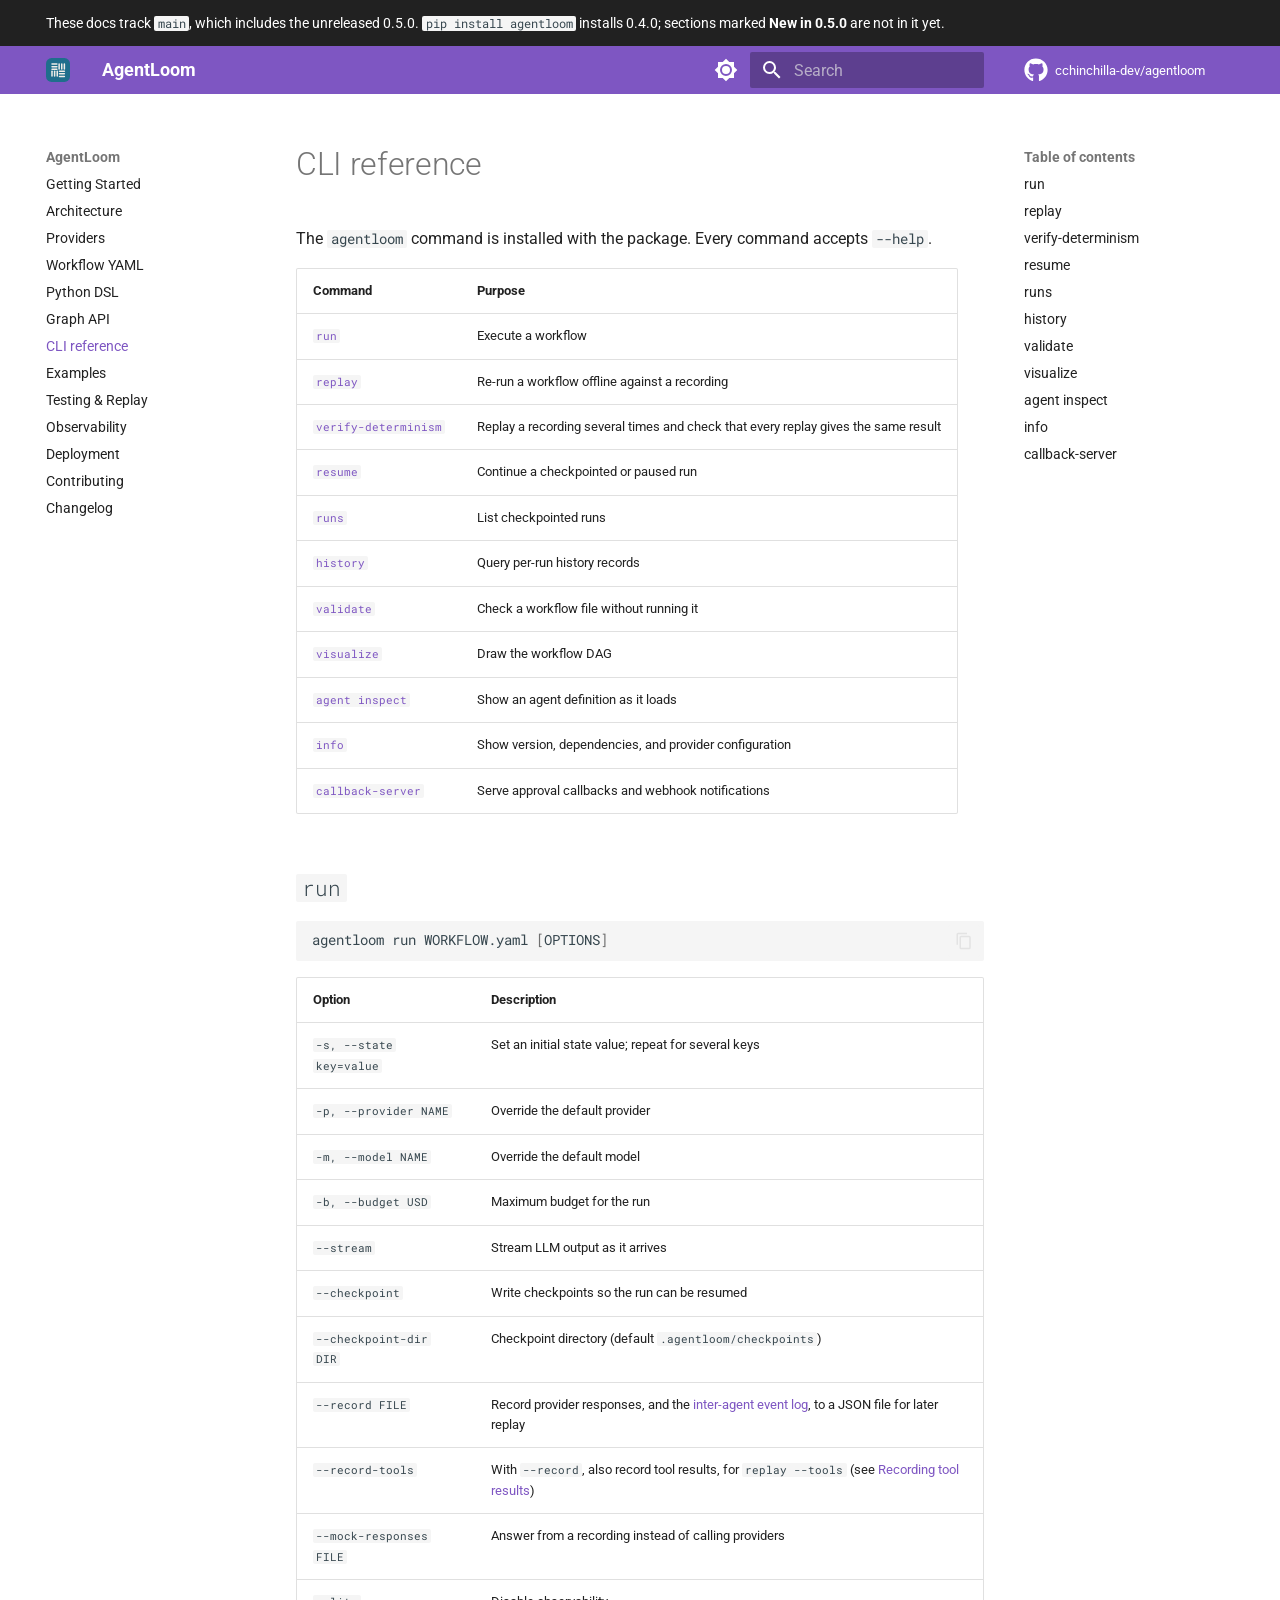
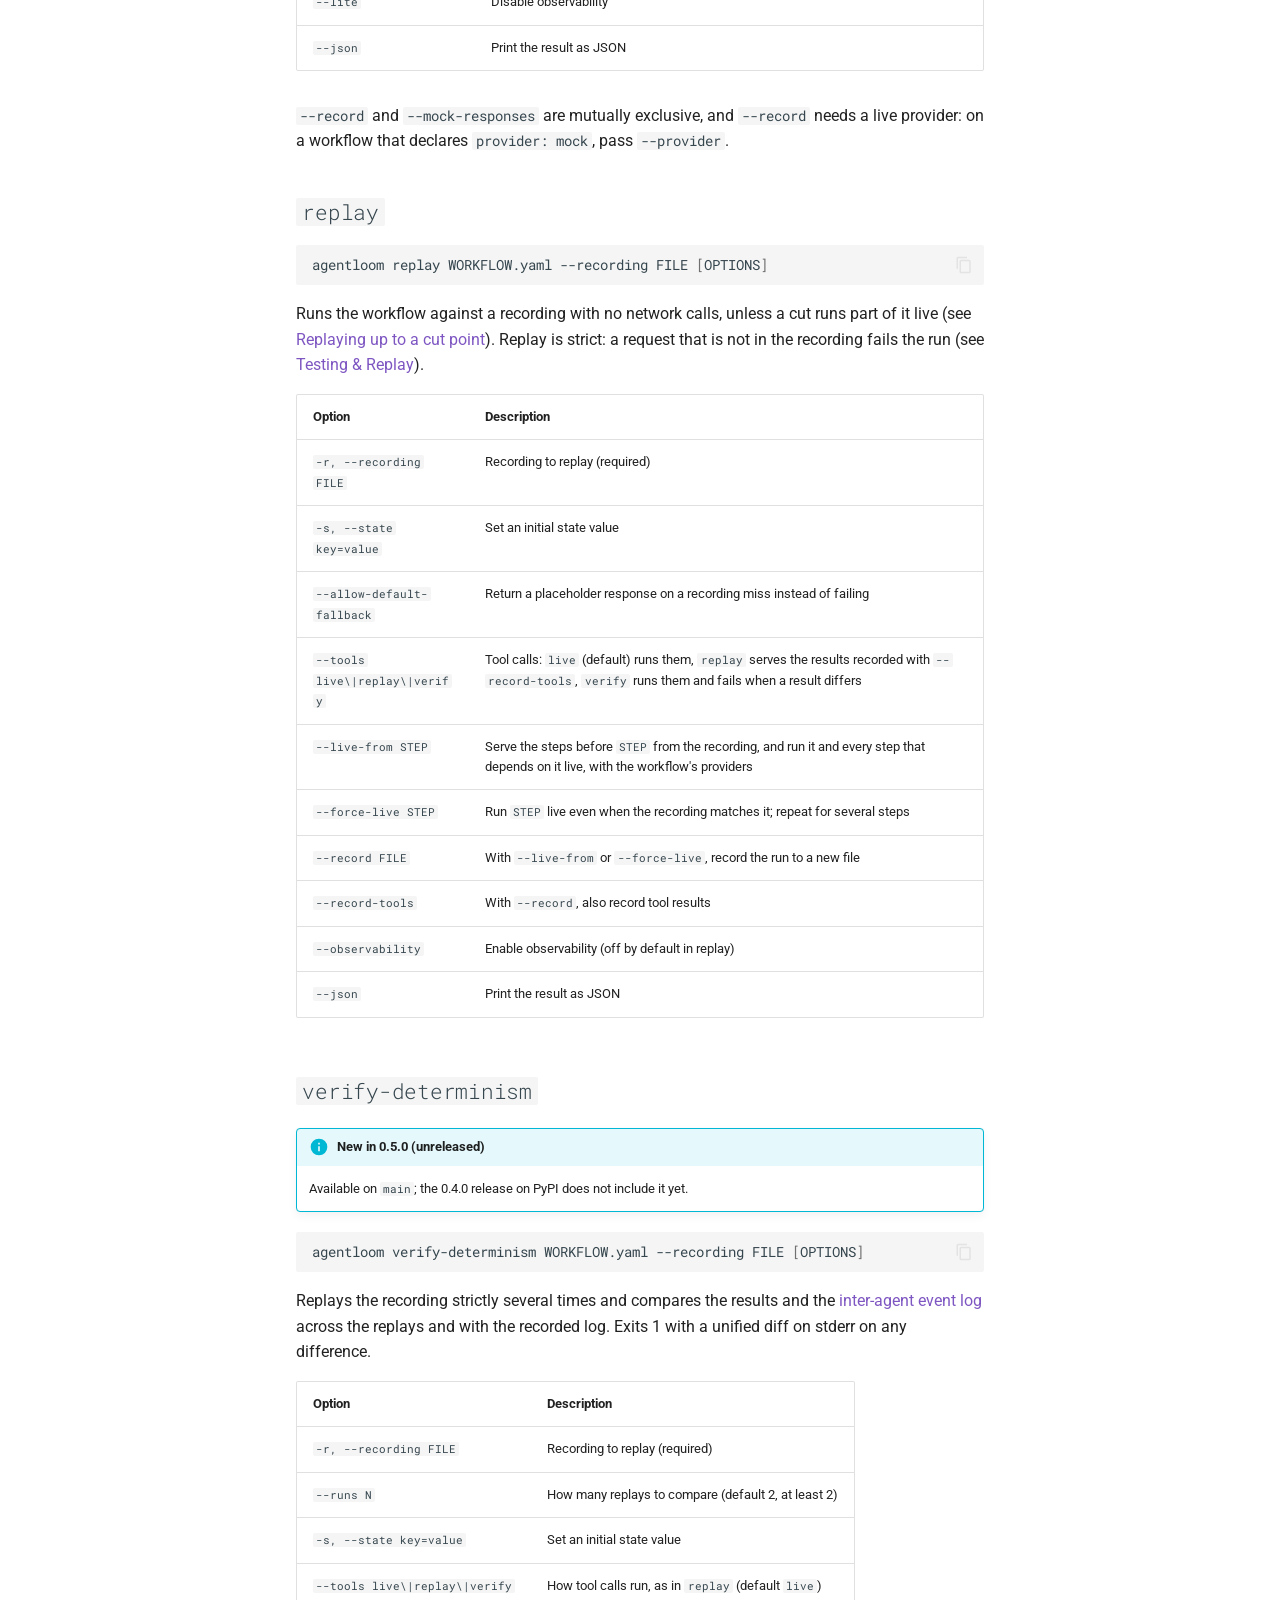
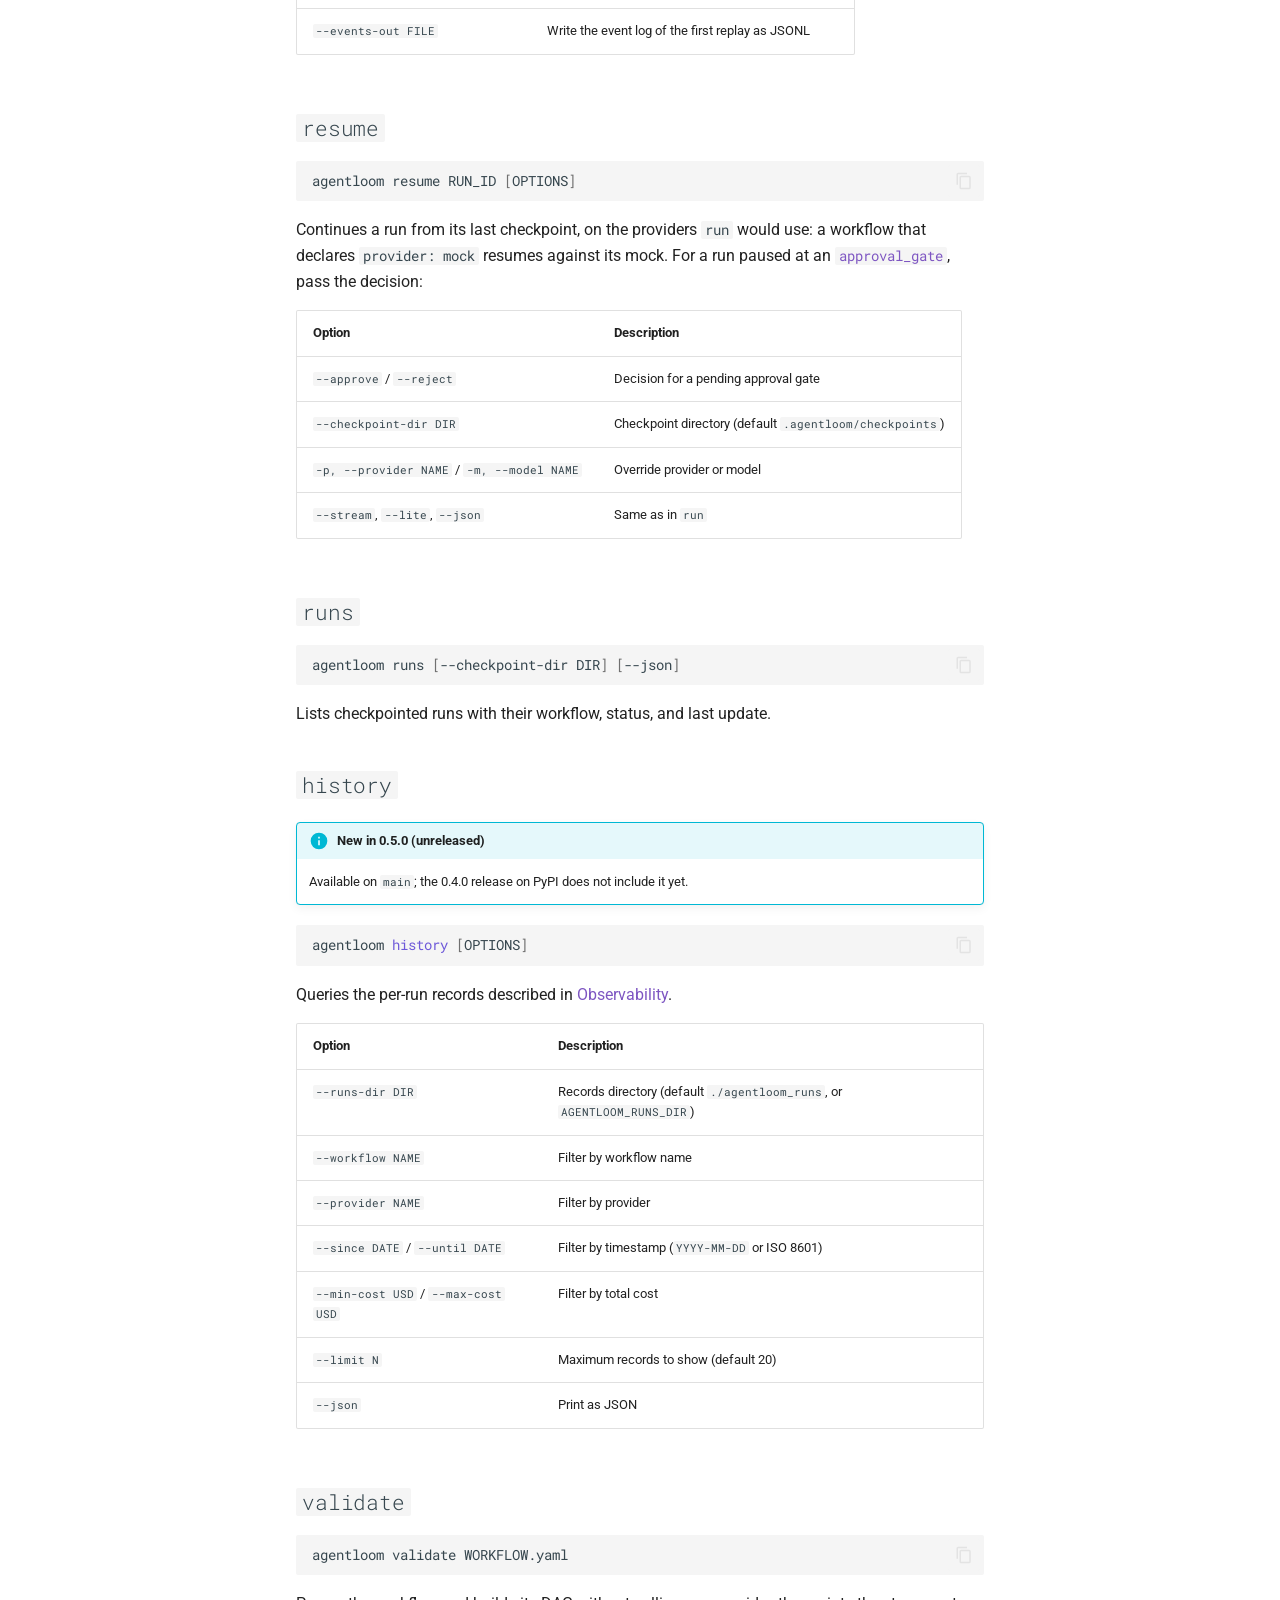
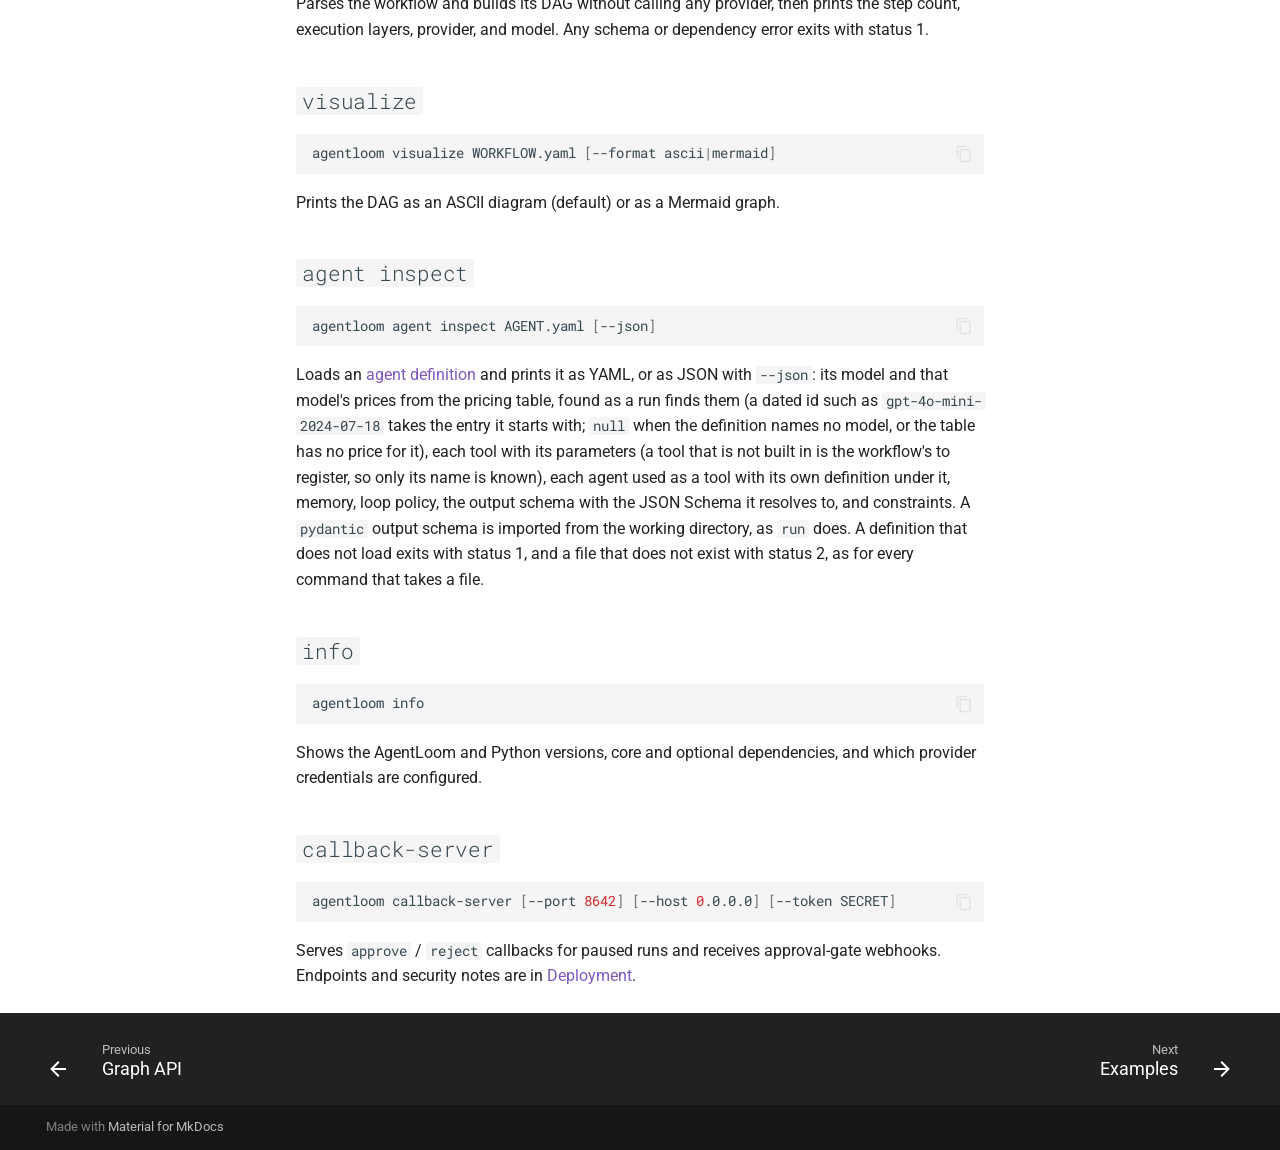
<file: cli/index.html>
<!doctype html>
<html lang="en" class="no-js">
  <head>
    
      <meta charset="utf-8">
      <meta name="viewport" content="width=device-width,initial-scale=1">
      
        <meta name="description" content="Deterministic LLM workflow orchestration with native observability, resilience, and cost control.">
      
      
      
        <link rel="canonical" href="https://cchinchilla-dev.github.io/agentloom/cli/">
      
      
        <link rel="prev" href="../graph-api/">
      
      
        <link rel="next" href="../examples/">
      
      
        
      
      
      <link rel="icon" href="../images/logo.svg">
      <meta name="generator" content="mkdocs-1.6.1, mkdocs-material-9.7.6">
    
    
      
        <title>CLI reference - AgentLoom</title>
      
    
    
      <link rel="stylesheet" href="../assets/stylesheets/main.484c7ddc.min.css">
      
        
        <link rel="stylesheet" href="../assets/stylesheets/palette.ab4e12ef.min.css">
      
      


    
    
      
    
    
      
        
        
        <link rel="preconnect" href="https://fonts.gstatic.com" crossorigin>
        <link rel="stylesheet" href="https://fonts.googleapis.com/css?family=Roboto:300,300i,400,400i,700,700i%7CRoboto+Mono:400,400i,700,700i&display=fallback">
        <style>:root{--md-text-font:"Roboto";--md-code-font:"Roboto Mono"}</style>
      
    
    
      <link rel="stylesheet" href="../stylesheets/extra.css">
    
    <script>__md_scope=new URL("..",location),__md_hash=e=>[...e].reduce(((e,_)=>(e<<5)-e+_.charCodeAt(0)),0),__md_get=(e,_=localStorage,t=__md_scope)=>JSON.parse(_.getItem(t.pathname+"."+e)),__md_set=(e,_,t=localStorage,a=__md_scope)=>{try{t.setItem(a.pathname+"."+e,JSON.stringify(_))}catch(e){}}</script>
    
      

    
    
  </head>
  
  
    
    
      
    
    
    
    
    <body dir="ltr" data-md-color-scheme="default" data-md-color-primary="deep-purple" data-md-color-accent="amber">
  
    
    <input class="md-toggle" data-md-toggle="drawer" type="checkbox" id="__drawer" autocomplete="off">
    <input class="md-toggle" data-md-toggle="search" type="checkbox" id="__search" autocomplete="off">
    <label class="md-overlay" for="__drawer"></label>
    <div data-md-component="skip">
      
        
        <a href="#cli-reference" class="md-skip">
          Skip to content
        </a>
      
    </div>
    <div data-md-component="announce">
      
        <aside class="md-banner">
          <div class="md-banner__inner md-grid md-typeset">
            
            
These docs track <code>main</code>, which includes the unreleased 0.5.0. <code>pip install agentloom</code> installs 0.4.0; sections marked <strong>New in 0.5.0</strong> are not in it yet.

          </div>
          
        </aside>
      
    </div>
    
    
      

  

<header class="md-header md-header--shadow" data-md-component="header">
  <nav class="md-header__inner md-grid" aria-label="Header">
    <a href=".." title="AgentLoom" class="md-header__button md-logo" aria-label="AgentLoom" data-md-component="logo">
      
  <img src="../images/logo.svg" alt="logo">

    </a>
    <label class="md-header__button md-icon" for="__drawer">
      
      <svg xmlns="http://www.w3.org/2000/svg" viewBox="0 0 24 24"><path d="M3 6h18v2H3zm0 5h18v2H3zm0 5h18v2H3z"/></svg>
    </label>
    <div class="md-header__title" data-md-component="header-title">
      <div class="md-header__ellipsis">
        <div class="md-header__topic">
          <span class="md-ellipsis">
            AgentLoom
          </span>
        </div>
        <div class="md-header__topic" data-md-component="header-topic">
          <span class="md-ellipsis">
            
              CLI reference
            
          </span>
        </div>
      </div>
    </div>
    
      
        <form class="md-header__option" data-md-component="palette">
  
    
    
    
    <input class="md-option" data-md-color-media="" data-md-color-scheme="default" data-md-color-primary="deep-purple" data-md-color-accent="amber"  aria-label="Switch to dark mode"  type="radio" name="__palette" id="__palette_0">
    
      <label class="md-header__button md-icon" title="Switch to dark mode" for="__palette_1" hidden>
        <svg xmlns="http://www.w3.org/2000/svg" viewBox="0 0 24 24"><path d="M12 8a4 4 0 0 0-4 4 4 4 0 0 0 4 4 4 4 0 0 0 4-4 4 4 0 0 0-4-4m0 10a6 6 0 0 1-6-6 6 6 0 0 1 6-6 6 6 0 0 1 6 6 6 6 0 0 1-6 6m8-9.31V4h-4.69L12 .69 8.69 4H4v4.69L.69 12 4 15.31V20h4.69L12 23.31 15.31 20H20v-4.69L23.31 12z"/></svg>
      </label>
    
  
    
    
    
    <input class="md-option" data-md-color-media="" data-md-color-scheme="slate" data-md-color-primary="deep-purple" data-md-color-accent="amber"  aria-label="Switch to light mode"  type="radio" name="__palette" id="__palette_1">
    
      <label class="md-header__button md-icon" title="Switch to light mode" for="__palette_0" hidden>
        <svg xmlns="http://www.w3.org/2000/svg" viewBox="0 0 24 24"><path d="M12 18c-.89 0-1.74-.2-2.5-.55C11.56 16.5 13 14.42 13 12s-1.44-4.5-3.5-5.45C10.26 6.2 11.11 6 12 6a6 6 0 0 1 6 6 6 6 0 0 1-6 6m8-9.31V4h-4.69L12 .69 8.69 4H4v4.69L.69 12 4 15.31V20h4.69L12 23.31 15.31 20H20v-4.69L23.31 12z"/></svg>
      </label>
    
  
</form>
      
    
    
      <script>var palette=__md_get("__palette");if(palette&&palette.color){if("(prefers-color-scheme)"===palette.color.media){var media=matchMedia("(prefers-color-scheme: light)"),input=document.querySelector(media.matches?"[data-md-color-media='(prefers-color-scheme: light)']":"[data-md-color-media='(prefers-color-scheme: dark)']");palette.color.media=input.getAttribute("data-md-color-media"),palette.color.scheme=input.getAttribute("data-md-color-scheme"),palette.color.primary=input.getAttribute("data-md-color-primary"),palette.color.accent=input.getAttribute("data-md-color-accent")}for(var[key,value]of Object.entries(palette.color))document.body.setAttribute("data-md-color-"+key,value)}</script>
    
    
    
      
      
        <label class="md-header__button md-icon" for="__search">
          
          <svg xmlns="http://www.w3.org/2000/svg" viewBox="0 0 24 24"><path d="M9.5 3A6.5 6.5 0 0 1 16 9.5c0 1.61-.59 3.09-1.56 4.23l.27.27h.79l5 5-1.5 1.5-5-5v-.79l-.27-.27A6.52 6.52 0 0 1 9.5 16 6.5 6.5 0 0 1 3 9.5 6.5 6.5 0 0 1 9.5 3m0 2C7 5 5 7 5 9.5S7 14 9.5 14 14 12 14 9.5 12 5 9.5 5"/></svg>
        </label>
        <div class="md-search" data-md-component="search" role="dialog">
  <label class="md-search__overlay" for="__search"></label>
  <div class="md-search__inner" role="search">
    <form class="md-search__form" name="search">
      <input type="text" class="md-search__input" name="query" aria-label="Search" placeholder="Search" autocapitalize="off" autocorrect="off" autocomplete="off" spellcheck="false" data-md-component="search-query" required>
      <label class="md-search__icon md-icon" for="__search">
        
        <svg xmlns="http://www.w3.org/2000/svg" viewBox="0 0 24 24"><path d="M9.5 3A6.5 6.5 0 0 1 16 9.5c0 1.61-.59 3.09-1.56 4.23l.27.27h.79l5 5-1.5 1.5-5-5v-.79l-.27-.27A6.52 6.52 0 0 1 9.5 16 6.5 6.5 0 0 1 3 9.5 6.5 6.5 0 0 1 9.5 3m0 2C7 5 5 7 5 9.5S7 14 9.5 14 14 12 14 9.5 12 5 9.5 5"/></svg>
        
        <svg xmlns="http://www.w3.org/2000/svg" viewBox="0 0 24 24"><path d="M20 11v2H8l5.5 5.5-1.42 1.42L4.16 12l7.92-7.92L13.5 5.5 8 11z"/></svg>
      </label>
      <nav class="md-search__options" aria-label="Search">
        
        <button type="reset" class="md-search__icon md-icon" title="Clear" aria-label="Clear" tabindex="-1">
          
          <svg xmlns="http://www.w3.org/2000/svg" viewBox="0 0 24 24"><path d="M19 6.41 17.59 5 12 10.59 6.41 5 5 6.41 10.59 12 5 17.59 6.41 19 12 13.41 17.59 19 19 17.59 13.41 12z"/></svg>
        </button>
      </nav>
      
        <div class="md-search__suggest" data-md-component="search-suggest"></div>
      
    </form>
    <div class="md-search__output">
      <div class="md-search__scrollwrap" tabindex="0" data-md-scrollfix>
        <div class="md-search-result" data-md-component="search-result">
          <div class="md-search-result__meta">
            Initializing search
          </div>
          <ol class="md-search-result__list" role="presentation"></ol>
        </div>
      </div>
    </div>
  </div>
</div>
      
    
    
      <div class="md-header__source">
        <a href="https://github.com/cchinchilla-dev/agentloom" title="Go to repository" class="md-source" data-md-component="source">
  <div class="md-source__icon md-icon">
    
    <svg xmlns="http://www.w3.org/2000/svg" viewBox="0 0 512 512"><!--! Font Awesome Free 7.1.0 by @fontawesome - https://fontawesome.com License - https://fontawesome.com/license/free (Icons: CC BY 4.0, Fonts: SIL OFL 1.1, Code: MIT License) Copyright 2025 Fonticons, Inc.--><path d="M173.9 397.4c0 2-2.3 3.6-5.2 3.6-3.3.3-5.6-1.3-5.6-3.6 0-2 2.3-3.6 5.2-3.6 3-.3 5.6 1.3 5.6 3.6m-31.1-4.5c-.7 2 1.3 4.3 4.3 4.9 2.6 1 5.6 0 6.2-2s-1.3-4.3-4.3-5.2c-2.6-.7-5.5.3-6.2 2.3m44.2-1.7c-2.9.7-4.9 2.6-4.6 4.9.3 2 2.9 3.3 5.9 2.6 2.9-.7 4.9-2.6 4.6-4.6-.3-1.9-3-3.2-5.9-2.9M252.8 8C114.1 8 8 113.3 8 252c0 110.9 69.8 205.8 169.5 239.2 12.8 2.3 17.3-5.6 17.3-12.1 0-6.2-.3-40.4-.3-61.4 0 0-70 15-84.7-29.8 0 0-11.4-29.1-27.8-36.6 0 0-22.9-15.7 1.6-15.4 0 0 24.9 2 38.6 25.8 21.9 38.6 58.6 27.5 72.9 20.9 2.3-16 8.8-27.1 16-33.7-55.9-6.2-112.3-14.3-112.3-110.5 0-27.5 7.6-41.3 23.6-58.9-2.6-6.5-11.1-33.3 2.6-67.9 20.9-6.5 69 27 69 27 20-5.6 41.5-8.5 62.8-8.5s42.8 2.9 62.8 8.5c0 0 48.1-33.6 69-27 13.7 34.7 5.2 61.4 2.6 67.9 16 17.7 25.8 31.5 25.8 58.9 0 96.5-58.9 104.2-114.8 110.5 9.2 7.9 17 22.9 17 46.4 0 33.7-.3 75.4-.3 83.6 0 6.5 4.6 14.4 17.3 12.1C436.2 457.8 504 362.9 504 252 504 113.3 391.5 8 252.8 8M105.2 352.9c-1.3 1-1 3.3.7 5.2 1.6 1.6 3.9 2.3 5.2 1 1.3-1 1-3.3-.7-5.2-1.6-1.6-3.9-2.3-5.2-1m-10.8-8.1c-.7 1.3.3 2.9 2.3 3.9 1.6 1 3.6.7 4.3-.7.7-1.3-.3-2.9-2.3-3.9-2-.6-3.6-.3-4.3.7m32.4 35.6c-1.6 1.3-1 4.3 1.3 6.2 2.3 2.3 5.2 2.6 6.5 1 1.3-1.3.7-4.3-1.3-6.2-2.2-2.3-5.2-2.6-6.5-1m-11.4-14.7c-1.6 1-1.6 3.6 0 5.9s4.3 3.3 5.6 2.3c1.6-1.3 1.6-3.9 0-6.2-1.4-2.3-4-3.3-5.6-2"/></svg>
  </div>
  <div class="md-source__repository">
    cchinchilla-dev/agentloom
  </div>
</a>
      </div>
    
  </nav>
  
</header>
    
    <div class="md-container" data-md-component="container">
      
      
        
          
        
      
      <main class="md-main" data-md-component="main">
        <div class="md-main__inner md-grid">
          
            
              
              <div class="md-sidebar md-sidebar--primary" data-md-component="sidebar" data-md-type="navigation" >
                <div class="md-sidebar__scrollwrap">
                  <div class="md-sidebar__inner">
                    



<nav class="md-nav md-nav--primary" aria-label="Navigation" data-md-level="0">
  <label class="md-nav__title" for="__drawer">
    <a href=".." title="AgentLoom" class="md-nav__button md-logo" aria-label="AgentLoom" data-md-component="logo">
      
  <img src="../images/logo.svg" alt="logo">

    </a>
    AgentLoom
  </label>
  
    <div class="md-nav__source">
      <a href="https://github.com/cchinchilla-dev/agentloom" title="Go to repository" class="md-source" data-md-component="source">
  <div class="md-source__icon md-icon">
    
    <svg xmlns="http://www.w3.org/2000/svg" viewBox="0 0 512 512"><!--! Font Awesome Free 7.1.0 by @fontawesome - https://fontawesome.com License - https://fontawesome.com/license/free (Icons: CC BY 4.0, Fonts: SIL OFL 1.1, Code: MIT License) Copyright 2025 Fonticons, Inc.--><path d="M173.9 397.4c0 2-2.3 3.6-5.2 3.6-3.3.3-5.6-1.3-5.6-3.6 0-2 2.3-3.6 5.2-3.6 3-.3 5.6 1.3 5.6 3.6m-31.1-4.5c-.7 2 1.3 4.3 4.3 4.9 2.6 1 5.6 0 6.2-2s-1.3-4.3-4.3-5.2c-2.6-.7-5.5.3-6.2 2.3m44.2-1.7c-2.9.7-4.9 2.6-4.6 4.9.3 2 2.9 3.3 5.9 2.6 2.9-.7 4.9-2.6 4.6-4.6-.3-1.9-3-3.2-5.9-2.9M252.8 8C114.1 8 8 113.3 8 252c0 110.9 69.8 205.8 169.5 239.2 12.8 2.3 17.3-5.6 17.3-12.1 0-6.2-.3-40.4-.3-61.4 0 0-70 15-84.7-29.8 0 0-11.4-29.1-27.8-36.6 0 0-22.9-15.7 1.6-15.4 0 0 24.9 2 38.6 25.8 21.9 38.6 58.6 27.5 72.9 20.9 2.3-16 8.8-27.1 16-33.7-55.9-6.2-112.3-14.3-112.3-110.5 0-27.5 7.6-41.3 23.6-58.9-2.6-6.5-11.1-33.3 2.6-67.9 20.9-6.5 69 27 69 27 20-5.6 41.5-8.5 62.8-8.5s42.8 2.9 62.8 8.5c0 0 48.1-33.6 69-27 13.7 34.7 5.2 61.4 2.6 67.9 16 17.7 25.8 31.5 25.8 58.9 0 96.5-58.9 104.2-114.8 110.5 9.2 7.9 17 22.9 17 46.4 0 33.7-.3 75.4-.3 83.6 0 6.5 4.6 14.4 17.3 12.1C436.2 457.8 504 362.9 504 252 504 113.3 391.5 8 252.8 8M105.2 352.9c-1.3 1-1 3.3.7 5.2 1.6 1.6 3.9 2.3 5.2 1 1.3-1 1-3.3-.7-5.2-1.6-1.6-3.9-2.3-5.2-1m-10.8-8.1c-.7 1.3.3 2.9 2.3 3.9 1.6 1 3.6.7 4.3-.7.7-1.3-.3-2.9-2.3-3.9-2-.6-3.6-.3-4.3.7m32.4 35.6c-1.6 1.3-1 4.3 1.3 6.2 2.3 2.3 5.2 2.6 6.5 1 1.3-1.3.7-4.3-1.3-6.2-2.2-2.3-5.2-2.6-6.5-1m-11.4-14.7c-1.6 1-1.6 3.6 0 5.9s4.3 3.3 5.6 2.3c1.6-1.3 1.6-3.9 0-6.2-1.4-2.3-4-3.3-5.6-2"/></svg>
  </div>
  <div class="md-source__repository">
    cchinchilla-dev/agentloom
  </div>
</a>
    </div>
  
  <ul class="md-nav__list" data-md-scrollfix>
    
      
      
  
  
  
  
    <li class="md-nav__item">
      <a href=".." class="md-nav__link">
        
  
  
  <span class="md-ellipsis">
    
  
    Getting Started
  

    
  </span>
  
  

      </a>
    </li>
  

    
      
      
  
  
  
  
    <li class="md-nav__item">
      <a href="../architecture/" class="md-nav__link">
        
  
  
  <span class="md-ellipsis">
    
  
    Architecture
  

    
  </span>
  
  

      </a>
    </li>
  

    
      
      
  
  
  
  
    <li class="md-nav__item">
      <a href="../providers/" class="md-nav__link">
        
  
  
  <span class="md-ellipsis">
    
  
    Providers
  

    
  </span>
  
  

      </a>
    </li>
  

    
      
      
  
  
  
  
    <li class="md-nav__item">
      <a href="../workflow-yaml/" class="md-nav__link">
        
  
  
  <span class="md-ellipsis">
    
  
    Workflow YAML
  

    
  </span>
  
  

      </a>
    </li>
  

    
      
      
  
  
  
  
    <li class="md-nav__item">
      <a href="../python-dsl/" class="md-nav__link">
        
  
  
  <span class="md-ellipsis">
    
  
    Python DSL
  

    
  </span>
  
  

      </a>
    </li>
  

    
      
      
  
  
  
  
    <li class="md-nav__item">
      <a href="../graph-api/" class="md-nav__link">
        
  
  
  <span class="md-ellipsis">
    
  
    Graph API
  

    
  </span>
  
  

      </a>
    </li>
  

    
      
      
  
  
    
  
  
  
    <li class="md-nav__item md-nav__item--active">
      
      <input class="md-nav__toggle md-toggle" type="checkbox" id="__toc">
      
      
        
      
      
        <label class="md-nav__link md-nav__link--active" for="__toc">
          
  
  
  <span class="md-ellipsis">
    
  
    CLI reference
  

    
  </span>
  
  

          <span class="md-nav__icon md-icon"></span>
        </label>
      
      <a href="./" class="md-nav__link md-nav__link--active">
        
  
  
  <span class="md-ellipsis">
    
  
    CLI reference
  

    
  </span>
  
  

      </a>
      
        

<nav class="md-nav md-nav--secondary" aria-label="Table of contents">
  
  
  
    
  
  
    <label class="md-nav__title" for="__toc">
      <span class="md-nav__icon md-icon"></span>
      Table of contents
    </label>
    <ul class="md-nav__list" data-md-component="toc" data-md-scrollfix>
      
        <li class="md-nav__item">
  <a href="#run" class="md-nav__link">
    <span class="md-ellipsis">
      
        run
      
    </span>
  </a>
  
</li>
      
        <li class="md-nav__item">
  <a href="#replay" class="md-nav__link">
    <span class="md-ellipsis">
      
        replay
      
    </span>
  </a>
  
</li>
      
        <li class="md-nav__item">
  <a href="#verify-determinism" class="md-nav__link">
    <span class="md-ellipsis">
      
        verify-determinism
      
    </span>
  </a>
  
</li>
      
        <li class="md-nav__item">
  <a href="#resume" class="md-nav__link">
    <span class="md-ellipsis">
      
        resume
      
    </span>
  </a>
  
</li>
      
        <li class="md-nav__item">
  <a href="#runs" class="md-nav__link">
    <span class="md-ellipsis">
      
        runs
      
    </span>
  </a>
  
</li>
      
        <li class="md-nav__item">
  <a href="#history" class="md-nav__link">
    <span class="md-ellipsis">
      
        history
      
    </span>
  </a>
  
</li>
      
        <li class="md-nav__item">
  <a href="#validate" class="md-nav__link">
    <span class="md-ellipsis">
      
        validate
      
    </span>
  </a>
  
</li>
      
        <li class="md-nav__item">
  <a href="#visualize" class="md-nav__link">
    <span class="md-ellipsis">
      
        visualize
      
    </span>
  </a>
  
</li>
      
        <li class="md-nav__item">
  <a href="#agent-inspect" class="md-nav__link">
    <span class="md-ellipsis">
      
        agent inspect
      
    </span>
  </a>
  
</li>
      
        <li class="md-nav__item">
  <a href="#info" class="md-nav__link">
    <span class="md-ellipsis">
      
        info
      
    </span>
  </a>
  
</li>
      
        <li class="md-nav__item">
  <a href="#callback-server" class="md-nav__link">
    <span class="md-ellipsis">
      
        callback-server
      
    </span>
  </a>
  
</li>
      
    </ul>
  
</nav>
      
    </li>
  

    
      
      
  
  
  
  
    <li class="md-nav__item">
      <a href="../examples/" class="md-nav__link">
        
  
  
  <span class="md-ellipsis">
    
  
    Examples
  

    
  </span>
  
  

      </a>
    </li>
  

    
      
      
  
  
  
  
    <li class="md-nav__item">
      <a href="../testing-and-replay/" class="md-nav__link">
        
  
  
  <span class="md-ellipsis">
    
  
    Testing & Replay
  

    
  </span>
  
  

      </a>
    </li>
  

    
      
      
  
  
  
  
    <li class="md-nav__item">
      <a href="../observability/" class="md-nav__link">
        
  
  
  <span class="md-ellipsis">
    
  
    Observability
  

    
  </span>
  
  

      </a>
    </li>
  

    
      
      
  
  
  
  
    <li class="md-nav__item">
      <a href="../deployment/" class="md-nav__link">
        
  
  
  <span class="md-ellipsis">
    
  
    Deployment
  

    
  </span>
  
  

      </a>
    </li>
  

    
      
      
  
  
  
  
    <li class="md-nav__item">
      <a href="../contributing/" class="md-nav__link">
        
  
  
  <span class="md-ellipsis">
    
  
    Contributing
  

    
  </span>
  
  

      </a>
    </li>
  

    
      
      
  
  
  
  
    <li class="md-nav__item">
      <a href="../changelog/" class="md-nav__link">
        
  
  
  <span class="md-ellipsis">
    
  
    Changelog
  

    
  </span>
  
  

      </a>
    </li>
  

    
  </ul>
</nav>
                  </div>
                </div>
              </div>
            
            
              
              <div class="md-sidebar md-sidebar--secondary" data-md-component="sidebar" data-md-type="toc" >
                <div class="md-sidebar__scrollwrap">
                  <div class="md-sidebar__inner">
                    

<nav class="md-nav md-nav--secondary" aria-label="Table of contents">
  
  
  
    
  
  
    <label class="md-nav__title" for="__toc">
      <span class="md-nav__icon md-icon"></span>
      Table of contents
    </label>
    <ul class="md-nav__list" data-md-component="toc" data-md-scrollfix>
      
        <li class="md-nav__item">
  <a href="#run" class="md-nav__link">
    <span class="md-ellipsis">
      
        run
      
    </span>
  </a>
  
</li>
      
        <li class="md-nav__item">
  <a href="#replay" class="md-nav__link">
    <span class="md-ellipsis">
      
        replay
      
    </span>
  </a>
  
</li>
      
        <li class="md-nav__item">
  <a href="#verify-determinism" class="md-nav__link">
    <span class="md-ellipsis">
      
        verify-determinism
      
    </span>
  </a>
  
</li>
      
        <li class="md-nav__item">
  <a href="#resume" class="md-nav__link">
    <span class="md-ellipsis">
      
        resume
      
    </span>
  </a>
  
</li>
      
        <li class="md-nav__item">
  <a href="#runs" class="md-nav__link">
    <span class="md-ellipsis">
      
        runs
      
    </span>
  </a>
  
</li>
      
        <li class="md-nav__item">
  <a href="#history" class="md-nav__link">
    <span class="md-ellipsis">
      
        history
      
    </span>
  </a>
  
</li>
      
        <li class="md-nav__item">
  <a href="#validate" class="md-nav__link">
    <span class="md-ellipsis">
      
        validate
      
    </span>
  </a>
  
</li>
      
        <li class="md-nav__item">
  <a href="#visualize" class="md-nav__link">
    <span class="md-ellipsis">
      
        visualize
      
    </span>
  </a>
  
</li>
      
        <li class="md-nav__item">
  <a href="#agent-inspect" class="md-nav__link">
    <span class="md-ellipsis">
      
        agent inspect
      
    </span>
  </a>
  
</li>
      
        <li class="md-nav__item">
  <a href="#info" class="md-nav__link">
    <span class="md-ellipsis">
      
        info
      
    </span>
  </a>
  
</li>
      
        <li class="md-nav__item">
  <a href="#callback-server" class="md-nav__link">
    <span class="md-ellipsis">
      
        callback-server
      
    </span>
  </a>
  
</li>
      
    </ul>
  
</nav>
                  </div>
                </div>
              </div>
            
          
          
            <div class="md-content" data-md-component="content">
              
              <article class="md-content__inner md-typeset">
                
                  


  
  


<h1 id="cli-reference">CLI reference<a class="headerlink" href="#cli-reference" title="Permanent link">&para;</a></h1>
<p>The <code>agentloom</code> command is installed with the package. Every command accepts <code>--help</code>.</p>
<table>
<thead>
<tr>
<th>Command</th>
<th>Purpose</th>
</tr>
</thead>
<tbody>
<tr>
<td><a href="#run"><code>run</code></a></td>
<td>Execute a workflow</td>
</tr>
<tr>
<td><a href="#replay"><code>replay</code></a></td>
<td>Re-run a workflow offline against a recording</td>
</tr>
<tr>
<td><a href="#verify-determinism"><code>verify-determinism</code></a></td>
<td>Replay a recording several times and check that every replay gives the same result</td>
</tr>
<tr>
<td><a href="#resume"><code>resume</code></a></td>
<td>Continue a checkpointed or paused run</td>
</tr>
<tr>
<td><a href="#runs"><code>runs</code></a></td>
<td>List checkpointed runs</td>
</tr>
<tr>
<td><a href="#history"><code>history</code></a></td>
<td>Query per-run history records</td>
</tr>
<tr>
<td><a href="#validate"><code>validate</code></a></td>
<td>Check a workflow file without running it</td>
</tr>
<tr>
<td><a href="#visualize"><code>visualize</code></a></td>
<td>Draw the workflow DAG</td>
</tr>
<tr>
<td><a href="#agent-inspect"><code>agent inspect</code></a></td>
<td>Show an agent definition as it loads</td>
</tr>
<tr>
<td><a href="#info"><code>info</code></a></td>
<td>Show version, dependencies, and provider configuration</td>
</tr>
<tr>
<td><a href="#callback-server"><code>callback-server</code></a></td>
<td>Serve approval callbacks and webhook notifications</td>
</tr>
</tbody>
</table>
<h2 id="run"><code>run</code><a class="headerlink" href="#run" title="Permanent link">&para;</a></h2>
<div class="highlight"><pre><span></span><code><a id="__codelineno-0-1" name="__codelineno-0-1" href="#__codelineno-0-1"></a>agentloom<span class="w"> </span>run<span class="w"> </span>WORKFLOW.yaml<span class="w"> </span><span class="o">[</span>OPTIONS<span class="o">]</span>
</code></pre></div>
<table>
<thead>
<tr>
<th>Option</th>
<th>Description</th>
</tr>
</thead>
<tbody>
<tr>
<td><code>-s, --state key=value</code></td>
<td>Set an initial state value; repeat for several keys</td>
</tr>
<tr>
<td><code>-p, --provider NAME</code></td>
<td>Override the default provider</td>
</tr>
<tr>
<td><code>-m, --model NAME</code></td>
<td>Override the default model</td>
</tr>
<tr>
<td><code>-b, --budget USD</code></td>
<td>Maximum budget for the run</td>
</tr>
<tr>
<td><code>--stream</code></td>
<td>Stream LLM output as it arrives</td>
</tr>
<tr>
<td><code>--checkpoint</code></td>
<td>Write checkpoints so the run can be resumed</td>
</tr>
<tr>
<td><code>--checkpoint-dir DIR</code></td>
<td>Checkpoint directory (default <code>.agentloom/checkpoints</code>)</td>
</tr>
<tr>
<td><code>--record FILE</code></td>
<td>Record provider responses, and the <a href="../testing-and-replay/#inter-agent-events">inter-agent event log</a>, to a JSON file for later replay</td>
</tr>
<tr>
<td><code>--record-tools</code></td>
<td>With <code>--record</code>, also record tool results, for <code>replay --tools</code> (see <a href="../testing-and-replay/#recording-tool-results">Recording tool results</a>)</td>
</tr>
<tr>
<td><code>--mock-responses FILE</code></td>
<td>Answer from a recording instead of calling providers</td>
</tr>
<tr>
<td><code>--lite</code></td>
<td>Disable observability</td>
</tr>
<tr>
<td><code>--json</code></td>
<td>Print the result as JSON</td>
</tr>
</tbody>
</table>
<p><code>--record</code> and <code>--mock-responses</code> are mutually exclusive, and <code>--record</code> needs a live provider: on a workflow that declares <code>provider: mock</code>, pass <code>--provider</code>.</p>
<h2 id="replay"><code>replay</code><a class="headerlink" href="#replay" title="Permanent link">&para;</a></h2>
<div class="highlight"><pre><span></span><code><a id="__codelineno-1-1" name="__codelineno-1-1" href="#__codelineno-1-1"></a>agentloom<span class="w"> </span>replay<span class="w"> </span>WORKFLOW.yaml<span class="w"> </span>--recording<span class="w"> </span>FILE<span class="w"> </span><span class="o">[</span>OPTIONS<span class="o">]</span>
</code></pre></div>
<p>Runs the workflow against a recording with no network calls, unless a cut runs part of it live (see <a href="../testing-and-replay/#replaying-up-to-a-cut-point">Replaying up to a cut point</a>). Replay is strict: a request that is not in the recording fails the run (see <a href="../testing-and-replay/#strict-mode">Testing &amp; Replay</a>).</p>
<table>
<thead>
<tr>
<th>Option</th>
<th>Description</th>
</tr>
</thead>
<tbody>
<tr>
<td><code>-r, --recording FILE</code></td>
<td>Recording to replay (required)</td>
</tr>
<tr>
<td><code>-s, --state key=value</code></td>
<td>Set an initial state value</td>
</tr>
<tr>
<td><code>--allow-default-fallback</code></td>
<td>Return a placeholder response on a recording miss instead of failing</td>
</tr>
<tr>
<td><code>--tools live\|replay\|verify</code></td>
<td>Tool calls: <code>live</code> (default) runs them, <code>replay</code> serves the results recorded with <code>--record-tools</code>, <code>verify</code> runs them and fails when a result differs</td>
</tr>
<tr>
<td><code>--live-from STEP</code></td>
<td>Serve the steps before <code>STEP</code> from the recording, and run it and every step that depends on it live, with the workflow's providers</td>
</tr>
<tr>
<td><code>--force-live STEP</code></td>
<td>Run <code>STEP</code> live even when the recording matches it; repeat for several steps</td>
</tr>
<tr>
<td><code>--record FILE</code></td>
<td>With <code>--live-from</code> or <code>--force-live</code>, record the run to a new file</td>
</tr>
<tr>
<td><code>--record-tools</code></td>
<td>With <code>--record</code>, also record tool results</td>
</tr>
<tr>
<td><code>--observability</code></td>
<td>Enable observability (off by default in replay)</td>
</tr>
<tr>
<td><code>--json</code></td>
<td>Print the result as JSON</td>
</tr>
</tbody>
</table>
<h2 id="verify-determinism"><code>verify-determinism</code><a class="headerlink" href="#verify-determinism" title="Permanent link">&para;</a></h2>
<div class="admonition info">
<p class="admonition-title">New in 0.5.0 (unreleased)</p>
<p>Available on <code>main</code>; the 0.4.0 release on PyPI does not include it yet.</p>
</div>
<div class="highlight"><pre><span></span><code><a id="__codelineno-2-1" name="__codelineno-2-1" href="#__codelineno-2-1"></a>agentloom<span class="w"> </span>verify-determinism<span class="w"> </span>WORKFLOW.yaml<span class="w"> </span>--recording<span class="w"> </span>FILE<span class="w"> </span><span class="o">[</span>OPTIONS<span class="o">]</span>
</code></pre></div>
<p>Replays the recording strictly several times and compares the results and the <a href="../testing-and-replay/#inter-agent-events">inter-agent event log</a> across the replays and with the recorded log. Exits 1 with a unified diff on stderr on any difference.</p>
<table>
<thead>
<tr>
<th>Option</th>
<th>Description</th>
</tr>
</thead>
<tbody>
<tr>
<td><code>-r, --recording FILE</code></td>
<td>Recording to replay (required)</td>
</tr>
<tr>
<td><code>--runs N</code></td>
<td>How many replays to compare (default 2, at least 2)</td>
</tr>
<tr>
<td><code>-s, --state key=value</code></td>
<td>Set an initial state value</td>
</tr>
<tr>
<td><code>--tools live\|replay\|verify</code></td>
<td>How tool calls run, as in <code>replay</code> (default <code>live</code>)</td>
</tr>
<tr>
<td><code>--events-out FILE</code></td>
<td>Write the event log of the first replay as JSONL</td>
</tr>
</tbody>
</table>
<h2 id="resume"><code>resume</code><a class="headerlink" href="#resume" title="Permanent link">&para;</a></h2>
<div class="highlight"><pre><span></span><code><a id="__codelineno-3-1" name="__codelineno-3-1" href="#__codelineno-3-1"></a>agentloom<span class="w"> </span>resume<span class="w"> </span>RUN_ID<span class="w"> </span><span class="o">[</span>OPTIONS<span class="o">]</span>
</code></pre></div>
<p>Continues a run from its last checkpoint, on the providers <code>run</code> would use: a workflow that declares <code>provider: mock</code> resumes against its mock. For a run paused at an <a href="../workflow-yaml/#approval_gate"><code>approval_gate</code></a>, pass the decision:</p>
<table>
<thead>
<tr>
<th>Option</th>
<th>Description</th>
</tr>
</thead>
<tbody>
<tr>
<td><code>--approve</code> / <code>--reject</code></td>
<td>Decision for a pending approval gate</td>
</tr>
<tr>
<td><code>--checkpoint-dir DIR</code></td>
<td>Checkpoint directory (default <code>.agentloom/checkpoints</code>)</td>
</tr>
<tr>
<td><code>-p, --provider NAME</code> / <code>-m, --model NAME</code></td>
<td>Override provider or model</td>
</tr>
<tr>
<td><code>--stream</code>, <code>--lite</code>, <code>--json</code></td>
<td>Same as in <code>run</code></td>
</tr>
</tbody>
</table>
<h2 id="runs"><code>runs</code><a class="headerlink" href="#runs" title="Permanent link">&para;</a></h2>
<div class="highlight"><pre><span></span><code><a id="__codelineno-4-1" name="__codelineno-4-1" href="#__codelineno-4-1"></a>agentloom<span class="w"> </span>runs<span class="w"> </span><span class="o">[</span>--checkpoint-dir<span class="w"> </span>DIR<span class="o">]</span><span class="w"> </span><span class="o">[</span>--json<span class="o">]</span>
</code></pre></div>
<p>Lists checkpointed runs with their workflow, status, and last update.</p>
<h2 id="history"><code>history</code><a class="headerlink" href="#history" title="Permanent link">&para;</a></h2>
<div class="admonition info">
<p class="admonition-title">New in 0.5.0 (unreleased)</p>
<p>Available on <code>main</code>; the 0.4.0 release on PyPI does not include it yet.</p>
</div>
<div class="highlight"><pre><span></span><code><a id="__codelineno-5-1" name="__codelineno-5-1" href="#__codelineno-5-1"></a>agentloom<span class="w"> </span><span class="nb">history</span><span class="w"> </span><span class="o">[</span>OPTIONS<span class="o">]</span>
</code></pre></div>
<p>Queries the per-run records described in <a href="../observability/#per-run-history-records">Observability</a>.</p>
<table>
<thead>
<tr>
<th>Option</th>
<th>Description</th>
</tr>
</thead>
<tbody>
<tr>
<td><code>--runs-dir DIR</code></td>
<td>Records directory (default <code>./agentloom_runs</code>, or <code>AGENTLOOM_RUNS_DIR</code>)</td>
</tr>
<tr>
<td><code>--workflow NAME</code></td>
<td>Filter by workflow name</td>
</tr>
<tr>
<td><code>--provider NAME</code></td>
<td>Filter by provider</td>
</tr>
<tr>
<td><code>--since DATE</code> / <code>--until DATE</code></td>
<td>Filter by timestamp (<code>YYYY-MM-DD</code> or ISO 8601)</td>
</tr>
<tr>
<td><code>--min-cost USD</code> / <code>--max-cost USD</code></td>
<td>Filter by total cost</td>
</tr>
<tr>
<td><code>--limit N</code></td>
<td>Maximum records to show (default 20)</td>
</tr>
<tr>
<td><code>--json</code></td>
<td>Print as JSON</td>
</tr>
</tbody>
</table>
<h2 id="validate"><code>validate</code><a class="headerlink" href="#validate" title="Permanent link">&para;</a></h2>
<div class="highlight"><pre><span></span><code><a id="__codelineno-6-1" name="__codelineno-6-1" href="#__codelineno-6-1"></a>agentloom<span class="w"> </span>validate<span class="w"> </span>WORKFLOW.yaml
</code></pre></div>
<p>Parses the workflow and builds its DAG without calling any provider, then prints the step count, execution layers, provider, and model. Any schema or dependency error exits with status 1.</p>
<h2 id="visualize"><code>visualize</code><a class="headerlink" href="#visualize" title="Permanent link">&para;</a></h2>
<div class="highlight"><pre><span></span><code><a id="__codelineno-7-1" name="__codelineno-7-1" href="#__codelineno-7-1"></a>agentloom<span class="w"> </span>visualize<span class="w"> </span>WORKFLOW.yaml<span class="w"> </span><span class="o">[</span>--format<span class="w"> </span>ascii<span class="p">|</span>mermaid<span class="o">]</span>
</code></pre></div>
<p>Prints the DAG as an ASCII diagram (default) or as a Mermaid graph.</p>
<h2 id="agent-inspect"><code>agent inspect</code><a class="headerlink" href="#agent-inspect" title="Permanent link">&para;</a></h2>
<div class="highlight"><pre><span></span><code><a id="__codelineno-8-1" name="__codelineno-8-1" href="#__codelineno-8-1"></a>agentloom<span class="w"> </span>agent<span class="w"> </span>inspect<span class="w"> </span>AGENT.yaml<span class="w"> </span><span class="o">[</span>--json<span class="o">]</span>
</code></pre></div>
<p>Loads an <a href="../workflow-yaml/#agent">agent definition</a> and prints it as YAML, or as JSON with <code>--json</code>: its model and that model's prices from the pricing table, found as a run finds them (a dated id such as <code>gpt-4o-mini-2024-07-18</code> takes the entry it starts with; <code>null</code> when the definition names no model, or the table has no price for it), each tool with its parameters (a tool that is not built in is the workflow's to register, so only its name is known), each agent used as a tool with its own definition under it, memory, loop policy, the output schema with the JSON Schema it resolves to, and constraints. A <code>pydantic</code> output schema is imported from the working directory, as <code>run</code> does. A definition that does not load exits with status 1, and a file that does not exist with status 2, as for every command that takes a file.</p>
<h2 id="info"><code>info</code><a class="headerlink" href="#info" title="Permanent link">&para;</a></h2>
<div class="highlight"><pre><span></span><code><a id="__codelineno-9-1" name="__codelineno-9-1" href="#__codelineno-9-1"></a>agentloom<span class="w"> </span>info
</code></pre></div>
<p>Shows the AgentLoom and Python versions, core and optional dependencies, and which provider credentials are configured.</p>
<h2 id="callback-server"><code>callback-server</code><a class="headerlink" href="#callback-server" title="Permanent link">&para;</a></h2>
<div class="highlight"><pre><span></span><code><a id="__codelineno-10-1" name="__codelineno-10-1" href="#__codelineno-10-1"></a>agentloom<span class="w"> </span>callback-server<span class="w"> </span><span class="o">[</span>--port<span class="w"> </span><span class="m">8642</span><span class="o">]</span><span class="w"> </span><span class="o">[</span>--host<span class="w"> </span><span class="m">0</span>.0.0.0<span class="o">]</span><span class="w"> </span><span class="o">[</span>--token<span class="w"> </span>SECRET<span class="o">]</span>
</code></pre></div>
<p>Serves <code>approve</code> / <code>reject</code> callbacks for paused runs and receives approval-gate webhooks. Endpoints and security notes are in <a href="../deployment/#approval-callback-server">Deployment</a>.</p>












                
              </article>
            </div>
          
          
  <script>var tabs=__md_get("__tabs");if(Array.isArray(tabs))e:for(var set of document.querySelectorAll(".tabbed-set")){var labels=set.querySelector(".tabbed-labels");for(var tab of tabs)for(var label of labels.getElementsByTagName("label"))if(label.innerText.trim()===tab){var input=document.getElementById(label.htmlFor);input.checked=!0;continue e}}</script>

<script>var target=document.getElementById(location.hash.slice(1));target&&target.name&&(target.checked=target.name.startsWith("__tabbed_"))</script>
        </div>
        
          <button type="button" class="md-top md-icon" data-md-component="top" hidden>
  
  <svg xmlns="http://www.w3.org/2000/svg" viewBox="0 0 24 24"><path d="M13 20h-2V8l-5.5 5.5-1.42-1.42L12 4.16l7.92 7.92-1.42 1.42L13 8z"/></svg>
  Back to top
</button>
        
      </main>
      
        <footer class="md-footer">
  
    
      
      <nav class="md-footer__inner md-grid" aria-label="Footer" >
        
          
          <a href="../graph-api/" class="md-footer__link md-footer__link--prev" aria-label="Previous: Graph API">
            <div class="md-footer__button md-icon">
              
              <svg xmlns="http://www.w3.org/2000/svg" viewBox="0 0 24 24"><path d="M20 11v2H8l5.5 5.5-1.42 1.42L4.16 12l7.92-7.92L13.5 5.5 8 11z"/></svg>
            </div>
            <div class="md-footer__title">
              <span class="md-footer__direction">
                Previous
              </span>
              <div class="md-ellipsis">
                Graph API
              </div>
            </div>
          </a>
        
        
          
          <a href="../examples/" class="md-footer__link md-footer__link--next" aria-label="Next: Examples">
            <div class="md-footer__title">
              <span class="md-footer__direction">
                Next
              </span>
              <div class="md-ellipsis">
                Examples
              </div>
            </div>
            <div class="md-footer__button md-icon">
              
              <svg xmlns="http://www.w3.org/2000/svg" viewBox="0 0 24 24"><path d="M4 11v2h12l-5.5 5.5 1.42 1.42L19.84 12l-7.92-7.92L10.5 5.5 16 11z"/></svg>
            </div>
          </a>
        
      </nav>
    
  
  <div class="md-footer-meta md-typeset">
    <div class="md-footer-meta__inner md-grid">
      <div class="md-copyright">
  
  
    Made with
    <a href="https://squidfunk.github.io/mkdocs-material/" target="_blank" rel="noopener">
      Material for MkDocs
    </a>
  
</div>
      
    </div>
  </div>
</footer>
      
    </div>
    <div class="md-dialog" data-md-component="dialog">
      <div class="md-dialog__inner md-typeset"></div>
    </div>
    
    
    
      
      
      <script id="__config" type="application/json">{"annotate": null, "base": "..", "features": ["navigation.sections", "navigation.expand", "navigation.top", "navigation.footer", "content.code.copy", "content.tabs.link", "search.suggest", "search.highlight"], "search": "../assets/javascripts/workers/search.2c215733.min.js", "tags": null, "translations": {"clipboard.copied": "Copied to clipboard", "clipboard.copy": "Copy to clipboard", "search.result.more.one": "1 more on this page", "search.result.more.other": "# more on this page", "search.result.none": "No matching documents", "search.result.one": "1 matching document", "search.result.other": "# matching documents", "search.result.placeholder": "Type to start searching", "search.result.term.missing": "Missing", "select.version": "Select version"}, "version": null}</script>
    
    
      <script src="../assets/javascripts/bundle.79ae519e.min.js"></script>
      
    
  </body>
</html>
</file>
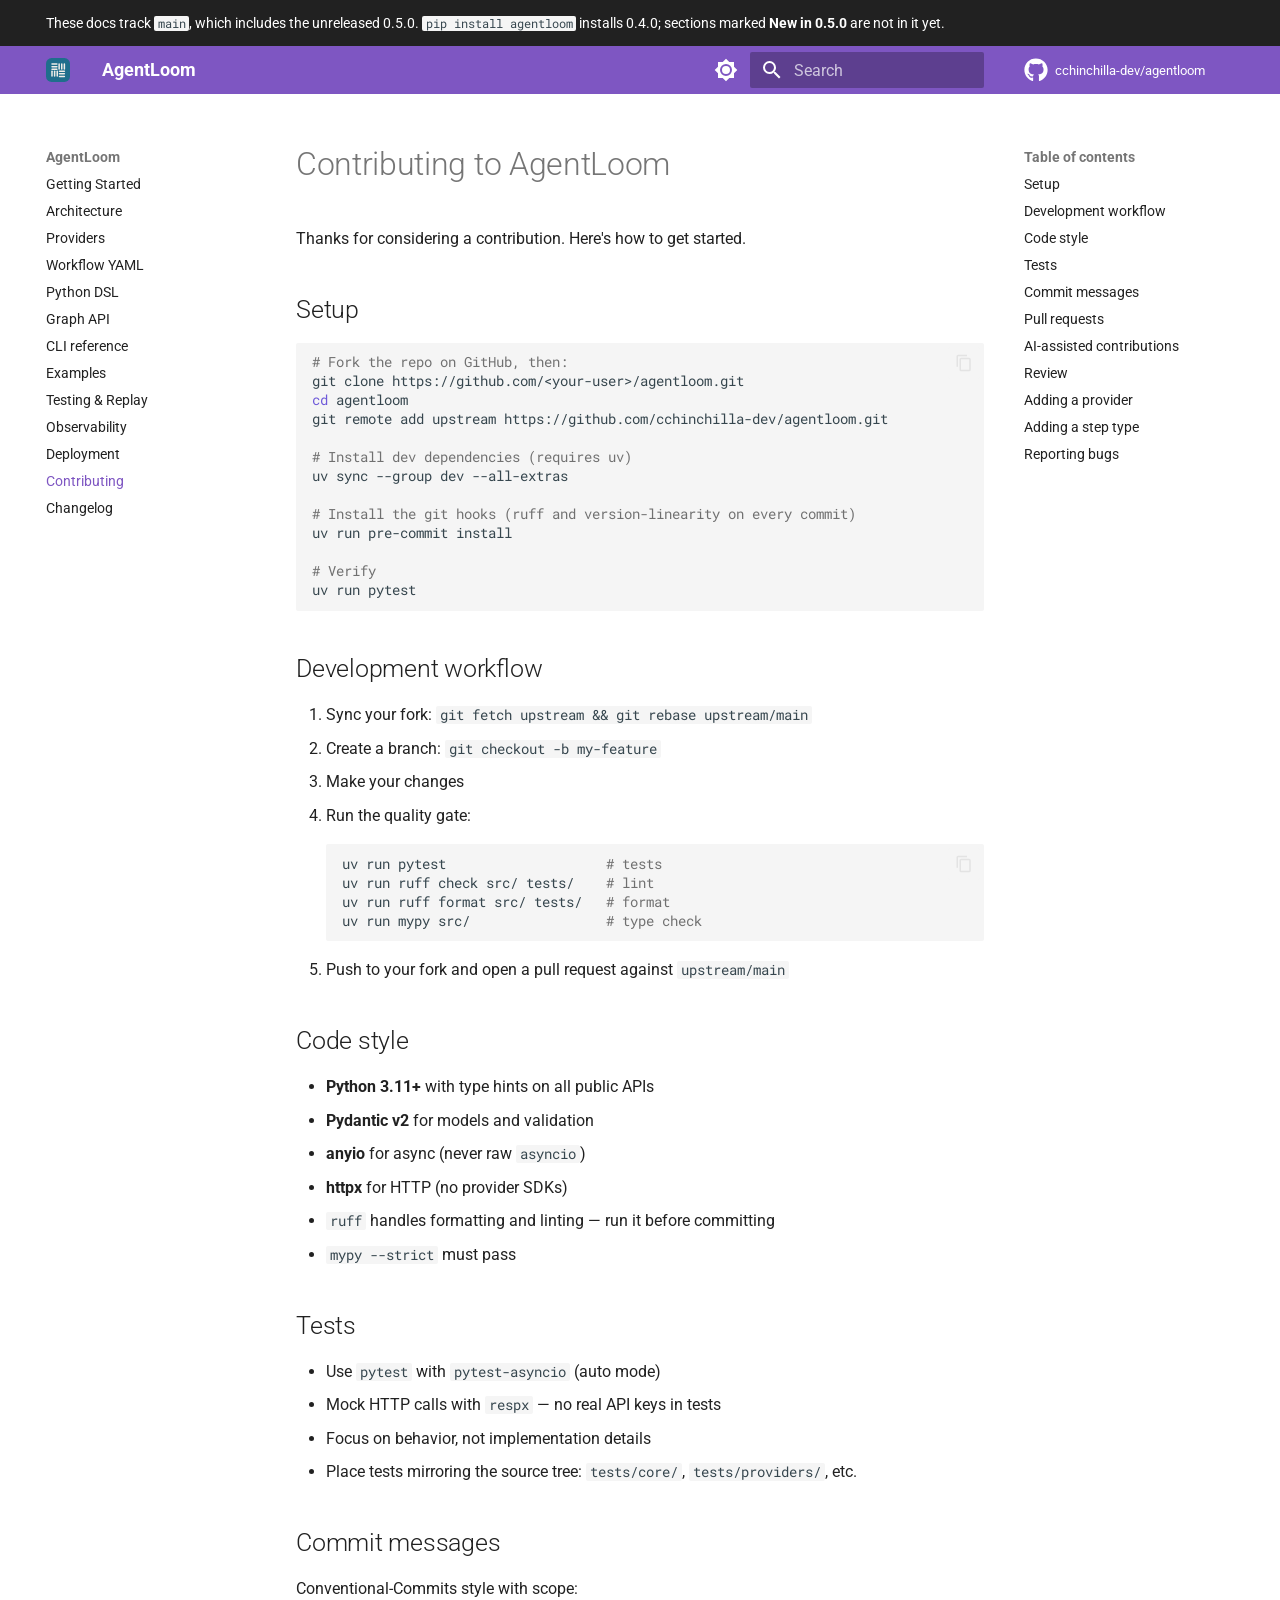
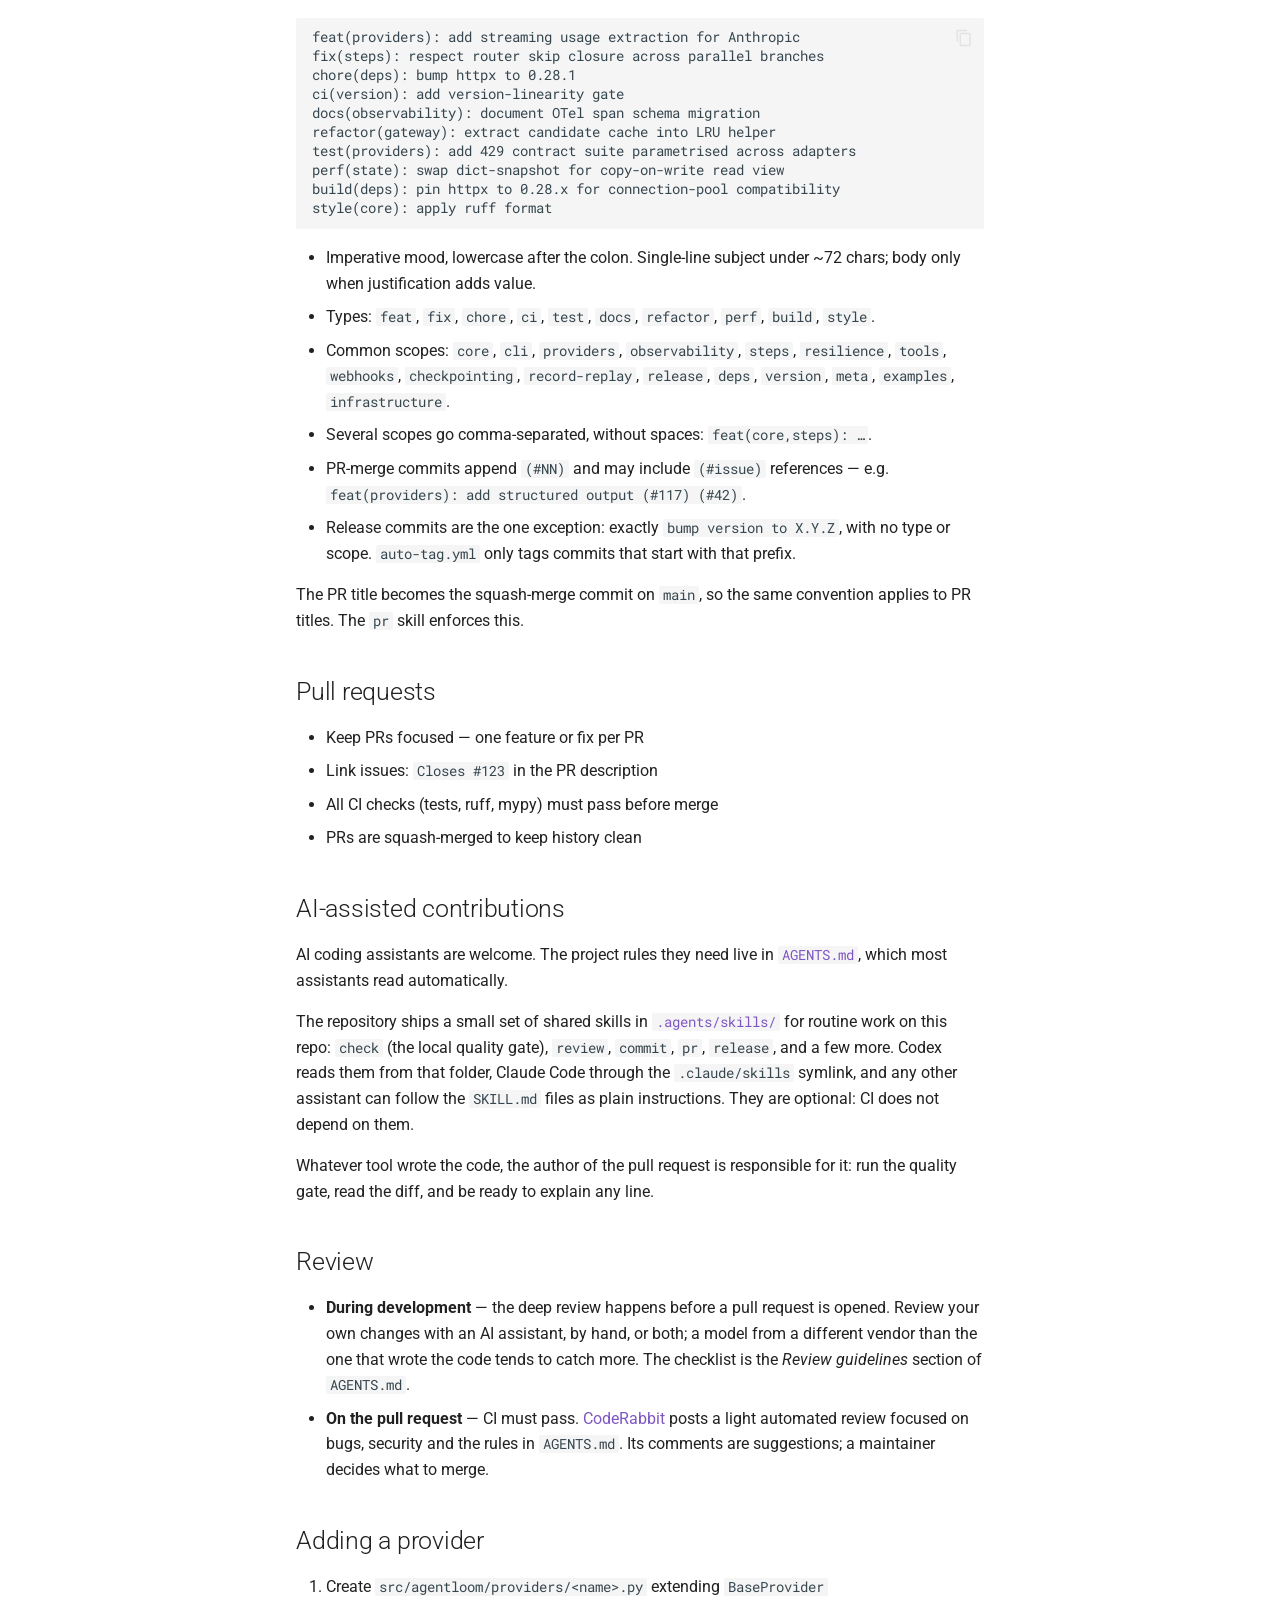
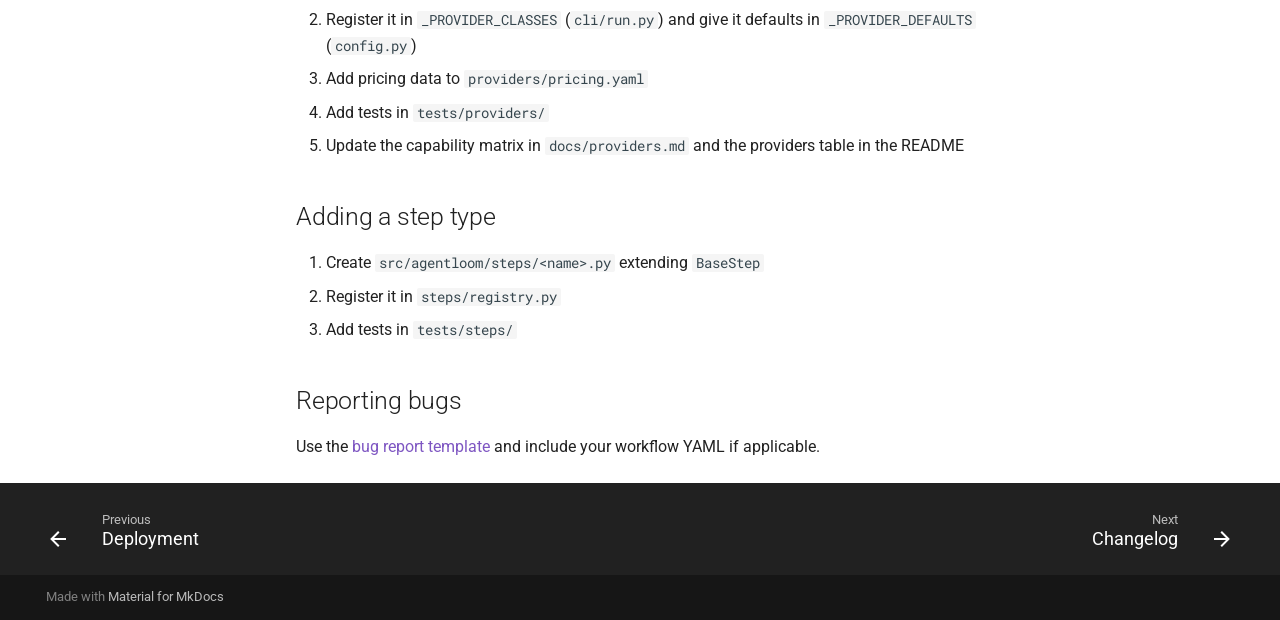
<file: contributing/index.html>
<!doctype html>
<html lang="en" class="no-js">
  <head>
    
      <meta charset="utf-8">
      <meta name="viewport" content="width=device-width,initial-scale=1">
      
        <meta name="description" content="Deterministic LLM workflow orchestration with native observability, resilience, and cost control.">
      
      
      
        <link rel="canonical" href="https://cchinchilla-dev.github.io/agentloom/contributing/">
      
      
        <link rel="prev" href="../deployment/">
      
      
        <link rel="next" href="../changelog/">
      
      
        
      
      
      <link rel="icon" href="../images/logo.svg">
      <meta name="generator" content="mkdocs-1.6.1, mkdocs-material-9.7.6">
    
    
      
        <title>Contributing - AgentLoom</title>
      
    
    
      <link rel="stylesheet" href="../assets/stylesheets/main.484c7ddc.min.css">
      
        
        <link rel="stylesheet" href="../assets/stylesheets/palette.ab4e12ef.min.css">
      
      


    
    
      
    
    
      
        
        
        <link rel="preconnect" href="https://fonts.gstatic.com" crossorigin>
        <link rel="stylesheet" href="https://fonts.googleapis.com/css?family=Roboto:300,300i,400,400i,700,700i%7CRoboto+Mono:400,400i,700,700i&display=fallback">
        <style>:root{--md-text-font:"Roboto";--md-code-font:"Roboto Mono"}</style>
      
    
    
      <link rel="stylesheet" href="../stylesheets/extra.css">
    
    <script>__md_scope=new URL("..",location),__md_hash=e=>[...e].reduce(((e,_)=>(e<<5)-e+_.charCodeAt(0)),0),__md_get=(e,_=localStorage,t=__md_scope)=>JSON.parse(_.getItem(t.pathname+"."+e)),__md_set=(e,_,t=localStorage,a=__md_scope)=>{try{t.setItem(a.pathname+"."+e,JSON.stringify(_))}catch(e){}}</script>
    
      

    
    
  </head>
  
  
    
    
      
    
    
    
    
    <body dir="ltr" data-md-color-scheme="default" data-md-color-primary="deep-purple" data-md-color-accent="amber">
  
    
    <input class="md-toggle" data-md-toggle="drawer" type="checkbox" id="__drawer" autocomplete="off">
    <input class="md-toggle" data-md-toggle="search" type="checkbox" id="__search" autocomplete="off">
    <label class="md-overlay" for="__drawer"></label>
    <div data-md-component="skip">
      
        
        <a href="#contributing-to-agentloom" class="md-skip">
          Skip to content
        </a>
      
    </div>
    <div data-md-component="announce">
      
        <aside class="md-banner">
          <div class="md-banner__inner md-grid md-typeset">
            
            
These docs track <code>main</code>, which includes the unreleased 0.5.0. <code>pip install agentloom</code> installs 0.4.0; sections marked <strong>New in 0.5.0</strong> are not in it yet.

          </div>
          
        </aside>
      
    </div>
    
    
      

  

<header class="md-header md-header--shadow" data-md-component="header">
  <nav class="md-header__inner md-grid" aria-label="Header">
    <a href=".." title="AgentLoom" class="md-header__button md-logo" aria-label="AgentLoom" data-md-component="logo">
      
  <img src="../images/logo.svg" alt="logo">

    </a>
    <label class="md-header__button md-icon" for="__drawer">
      
      <svg xmlns="http://www.w3.org/2000/svg" viewBox="0 0 24 24"><path d="M3 6h18v2H3zm0 5h18v2H3zm0 5h18v2H3z"/></svg>
    </label>
    <div class="md-header__title" data-md-component="header-title">
      <div class="md-header__ellipsis">
        <div class="md-header__topic">
          <span class="md-ellipsis">
            AgentLoom
          </span>
        </div>
        <div class="md-header__topic" data-md-component="header-topic">
          <span class="md-ellipsis">
            
              Contributing
            
          </span>
        </div>
      </div>
    </div>
    
      
        <form class="md-header__option" data-md-component="palette">
  
    
    
    
    <input class="md-option" data-md-color-media="" data-md-color-scheme="default" data-md-color-primary="deep-purple" data-md-color-accent="amber"  aria-label="Switch to dark mode"  type="radio" name="__palette" id="__palette_0">
    
      <label class="md-header__button md-icon" title="Switch to dark mode" for="__palette_1" hidden>
        <svg xmlns="http://www.w3.org/2000/svg" viewBox="0 0 24 24"><path d="M12 8a4 4 0 0 0-4 4 4 4 0 0 0 4 4 4 4 0 0 0 4-4 4 4 0 0 0-4-4m0 10a6 6 0 0 1-6-6 6 6 0 0 1 6-6 6 6 0 0 1 6 6 6 6 0 0 1-6 6m8-9.31V4h-4.69L12 .69 8.69 4H4v4.69L.69 12 4 15.31V20h4.69L12 23.31 15.31 20H20v-4.69L23.31 12z"/></svg>
      </label>
    
  
    
    
    
    <input class="md-option" data-md-color-media="" data-md-color-scheme="slate" data-md-color-primary="deep-purple" data-md-color-accent="amber"  aria-label="Switch to light mode"  type="radio" name="__palette" id="__palette_1">
    
      <label class="md-header__button md-icon" title="Switch to light mode" for="__palette_0" hidden>
        <svg xmlns="http://www.w3.org/2000/svg" viewBox="0 0 24 24"><path d="M12 18c-.89 0-1.74-.2-2.5-.55C11.56 16.5 13 14.42 13 12s-1.44-4.5-3.5-5.45C10.26 6.2 11.11 6 12 6a6 6 0 0 1 6 6 6 6 0 0 1-6 6m8-9.31V4h-4.69L12 .69 8.69 4H4v4.69L.69 12 4 15.31V20h4.69L12 23.31 15.31 20H20v-4.69L23.31 12z"/></svg>
      </label>
    
  
</form>
      
    
    
      <script>var palette=__md_get("__palette");if(palette&&palette.color){if("(prefers-color-scheme)"===palette.color.media){var media=matchMedia("(prefers-color-scheme: light)"),input=document.querySelector(media.matches?"[data-md-color-media='(prefers-color-scheme: light)']":"[data-md-color-media='(prefers-color-scheme: dark)']");palette.color.media=input.getAttribute("data-md-color-media"),palette.color.scheme=input.getAttribute("data-md-color-scheme"),palette.color.primary=input.getAttribute("data-md-color-primary"),palette.color.accent=input.getAttribute("data-md-color-accent")}for(var[key,value]of Object.entries(palette.color))document.body.setAttribute("data-md-color-"+key,value)}</script>
    
    
    
      
      
        <label class="md-header__button md-icon" for="__search">
          
          <svg xmlns="http://www.w3.org/2000/svg" viewBox="0 0 24 24"><path d="M9.5 3A6.5 6.5 0 0 1 16 9.5c0 1.61-.59 3.09-1.56 4.23l.27.27h.79l5 5-1.5 1.5-5-5v-.79l-.27-.27A6.52 6.52 0 0 1 9.5 16 6.5 6.5 0 0 1 3 9.5 6.5 6.5 0 0 1 9.5 3m0 2C7 5 5 7 5 9.5S7 14 9.5 14 14 12 14 9.5 12 5 9.5 5"/></svg>
        </label>
        <div class="md-search" data-md-component="search" role="dialog">
  <label class="md-search__overlay" for="__search"></label>
  <div class="md-search__inner" role="search">
    <form class="md-search__form" name="search">
      <input type="text" class="md-search__input" name="query" aria-label="Search" placeholder="Search" autocapitalize="off" autocorrect="off" autocomplete="off" spellcheck="false" data-md-component="search-query" required>
      <label class="md-search__icon md-icon" for="__search">
        
        <svg xmlns="http://www.w3.org/2000/svg" viewBox="0 0 24 24"><path d="M9.5 3A6.5 6.5 0 0 1 16 9.5c0 1.61-.59 3.09-1.56 4.23l.27.27h.79l5 5-1.5 1.5-5-5v-.79l-.27-.27A6.52 6.52 0 0 1 9.5 16 6.5 6.5 0 0 1 3 9.5 6.5 6.5 0 0 1 9.5 3m0 2C7 5 5 7 5 9.5S7 14 9.5 14 14 12 14 9.5 12 5 9.5 5"/></svg>
        
        <svg xmlns="http://www.w3.org/2000/svg" viewBox="0 0 24 24"><path d="M20 11v2H8l5.5 5.5-1.42 1.42L4.16 12l7.92-7.92L13.5 5.5 8 11z"/></svg>
      </label>
      <nav class="md-search__options" aria-label="Search">
        
        <button type="reset" class="md-search__icon md-icon" title="Clear" aria-label="Clear" tabindex="-1">
          
          <svg xmlns="http://www.w3.org/2000/svg" viewBox="0 0 24 24"><path d="M19 6.41 17.59 5 12 10.59 6.41 5 5 6.41 10.59 12 5 17.59 6.41 19 12 13.41 17.59 19 19 17.59 13.41 12z"/></svg>
        </button>
      </nav>
      
        <div class="md-search__suggest" data-md-component="search-suggest"></div>
      
    </form>
    <div class="md-search__output">
      <div class="md-search__scrollwrap" tabindex="0" data-md-scrollfix>
        <div class="md-search-result" data-md-component="search-result">
          <div class="md-search-result__meta">
            Initializing search
          </div>
          <ol class="md-search-result__list" role="presentation"></ol>
        </div>
      </div>
    </div>
  </div>
</div>
      
    
    
      <div class="md-header__source">
        <a href="https://github.com/cchinchilla-dev/agentloom" title="Go to repository" class="md-source" data-md-component="source">
  <div class="md-source__icon md-icon">
    
    <svg xmlns="http://www.w3.org/2000/svg" viewBox="0 0 512 512"><!--! Font Awesome Free 7.1.0 by @fontawesome - https://fontawesome.com License - https://fontawesome.com/license/free (Icons: CC BY 4.0, Fonts: SIL OFL 1.1, Code: MIT License) Copyright 2025 Fonticons, Inc.--><path d="M173.9 397.4c0 2-2.3 3.6-5.2 3.6-3.3.3-5.6-1.3-5.6-3.6 0-2 2.3-3.6 5.2-3.6 3-.3 5.6 1.3 5.6 3.6m-31.1-4.5c-.7 2 1.3 4.3 4.3 4.9 2.6 1 5.6 0 6.2-2s-1.3-4.3-4.3-5.2c-2.6-.7-5.5.3-6.2 2.3m44.2-1.7c-2.9.7-4.9 2.6-4.6 4.9.3 2 2.9 3.3 5.9 2.6 2.9-.7 4.9-2.6 4.6-4.6-.3-1.9-3-3.2-5.9-2.9M252.8 8C114.1 8 8 113.3 8 252c0 110.9 69.8 205.8 169.5 239.2 12.8 2.3 17.3-5.6 17.3-12.1 0-6.2-.3-40.4-.3-61.4 0 0-70 15-84.7-29.8 0 0-11.4-29.1-27.8-36.6 0 0-22.9-15.7 1.6-15.4 0 0 24.9 2 38.6 25.8 21.9 38.6 58.6 27.5 72.9 20.9 2.3-16 8.8-27.1 16-33.7-55.9-6.2-112.3-14.3-112.3-110.5 0-27.5 7.6-41.3 23.6-58.9-2.6-6.5-11.1-33.3 2.6-67.9 20.9-6.5 69 27 69 27 20-5.6 41.5-8.5 62.8-8.5s42.8 2.9 62.8 8.5c0 0 48.1-33.6 69-27 13.7 34.7 5.2 61.4 2.6 67.9 16 17.7 25.8 31.5 25.8 58.9 0 96.5-58.9 104.2-114.8 110.5 9.2 7.9 17 22.9 17 46.4 0 33.7-.3 75.4-.3 83.6 0 6.5 4.6 14.4 17.3 12.1C436.2 457.8 504 362.9 504 252 504 113.3 391.5 8 252.8 8M105.2 352.9c-1.3 1-1 3.3.7 5.2 1.6 1.6 3.9 2.3 5.2 1 1.3-1 1-3.3-.7-5.2-1.6-1.6-3.9-2.3-5.2-1m-10.8-8.1c-.7 1.3.3 2.9 2.3 3.9 1.6 1 3.6.7 4.3-.7.7-1.3-.3-2.9-2.3-3.9-2-.6-3.6-.3-4.3.7m32.4 35.6c-1.6 1.3-1 4.3 1.3 6.2 2.3 2.3 5.2 2.6 6.5 1 1.3-1.3.7-4.3-1.3-6.2-2.2-2.3-5.2-2.6-6.5-1m-11.4-14.7c-1.6 1-1.6 3.6 0 5.9s4.3 3.3 5.6 2.3c1.6-1.3 1.6-3.9 0-6.2-1.4-2.3-4-3.3-5.6-2"/></svg>
  </div>
  <div class="md-source__repository">
    cchinchilla-dev/agentloom
  </div>
</a>
      </div>
    
  </nav>
  
</header>
    
    <div class="md-container" data-md-component="container">
      
      
        
          
        
      
      <main class="md-main" data-md-component="main">
        <div class="md-main__inner md-grid">
          
            
              
              <div class="md-sidebar md-sidebar--primary" data-md-component="sidebar" data-md-type="navigation" >
                <div class="md-sidebar__scrollwrap">
                  <div class="md-sidebar__inner">
                    



<nav class="md-nav md-nav--primary" aria-label="Navigation" data-md-level="0">
  <label class="md-nav__title" for="__drawer">
    <a href=".." title="AgentLoom" class="md-nav__button md-logo" aria-label="AgentLoom" data-md-component="logo">
      
  <img src="../images/logo.svg" alt="logo">

    </a>
    AgentLoom
  </label>
  
    <div class="md-nav__source">
      <a href="https://github.com/cchinchilla-dev/agentloom" title="Go to repository" class="md-source" data-md-component="source">
  <div class="md-source__icon md-icon">
    
    <svg xmlns="http://www.w3.org/2000/svg" viewBox="0 0 512 512"><!--! Font Awesome Free 7.1.0 by @fontawesome - https://fontawesome.com License - https://fontawesome.com/license/free (Icons: CC BY 4.0, Fonts: SIL OFL 1.1, Code: MIT License) Copyright 2025 Fonticons, Inc.--><path d="M173.9 397.4c0 2-2.3 3.6-5.2 3.6-3.3.3-5.6-1.3-5.6-3.6 0-2 2.3-3.6 5.2-3.6 3-.3 5.6 1.3 5.6 3.6m-31.1-4.5c-.7 2 1.3 4.3 4.3 4.9 2.6 1 5.6 0 6.2-2s-1.3-4.3-4.3-5.2c-2.6-.7-5.5.3-6.2 2.3m44.2-1.7c-2.9.7-4.9 2.6-4.6 4.9.3 2 2.9 3.3 5.9 2.6 2.9-.7 4.9-2.6 4.6-4.6-.3-1.9-3-3.2-5.9-2.9M252.8 8C114.1 8 8 113.3 8 252c0 110.9 69.8 205.8 169.5 239.2 12.8 2.3 17.3-5.6 17.3-12.1 0-6.2-.3-40.4-.3-61.4 0 0-70 15-84.7-29.8 0 0-11.4-29.1-27.8-36.6 0 0-22.9-15.7 1.6-15.4 0 0 24.9 2 38.6 25.8 21.9 38.6 58.6 27.5 72.9 20.9 2.3-16 8.8-27.1 16-33.7-55.9-6.2-112.3-14.3-112.3-110.5 0-27.5 7.6-41.3 23.6-58.9-2.6-6.5-11.1-33.3 2.6-67.9 20.9-6.5 69 27 69 27 20-5.6 41.5-8.5 62.8-8.5s42.8 2.9 62.8 8.5c0 0 48.1-33.6 69-27 13.7 34.7 5.2 61.4 2.6 67.9 16 17.7 25.8 31.5 25.8 58.9 0 96.5-58.9 104.2-114.8 110.5 9.2 7.9 17 22.9 17 46.4 0 33.7-.3 75.4-.3 83.6 0 6.5 4.6 14.4 17.3 12.1C436.2 457.8 504 362.9 504 252 504 113.3 391.5 8 252.8 8M105.2 352.9c-1.3 1-1 3.3.7 5.2 1.6 1.6 3.9 2.3 5.2 1 1.3-1 1-3.3-.7-5.2-1.6-1.6-3.9-2.3-5.2-1m-10.8-8.1c-.7 1.3.3 2.9 2.3 3.9 1.6 1 3.6.7 4.3-.7.7-1.3-.3-2.9-2.3-3.9-2-.6-3.6-.3-4.3.7m32.4 35.6c-1.6 1.3-1 4.3 1.3 6.2 2.3 2.3 5.2 2.6 6.5 1 1.3-1.3.7-4.3-1.3-6.2-2.2-2.3-5.2-2.6-6.5-1m-11.4-14.7c-1.6 1-1.6 3.6 0 5.9s4.3 3.3 5.6 2.3c1.6-1.3 1.6-3.9 0-6.2-1.4-2.3-4-3.3-5.6-2"/></svg>
  </div>
  <div class="md-source__repository">
    cchinchilla-dev/agentloom
  </div>
</a>
    </div>
  
  <ul class="md-nav__list" data-md-scrollfix>
    
      
      
  
  
  
  
    <li class="md-nav__item">
      <a href=".." class="md-nav__link">
        
  
  
  <span class="md-ellipsis">
    
  
    Getting Started
  

    
  </span>
  
  

      </a>
    </li>
  

    
      
      
  
  
  
  
    <li class="md-nav__item">
      <a href="../architecture/" class="md-nav__link">
        
  
  
  <span class="md-ellipsis">
    
  
    Architecture
  

    
  </span>
  
  

      </a>
    </li>
  

    
      
      
  
  
  
  
    <li class="md-nav__item">
      <a href="../providers/" class="md-nav__link">
        
  
  
  <span class="md-ellipsis">
    
  
    Providers
  

    
  </span>
  
  

      </a>
    </li>
  

    
      
      
  
  
  
  
    <li class="md-nav__item">
      <a href="../workflow-yaml/" class="md-nav__link">
        
  
  
  <span class="md-ellipsis">
    
  
    Workflow YAML
  

    
  </span>
  
  

      </a>
    </li>
  

    
      
      
  
  
  
  
    <li class="md-nav__item">
      <a href="../python-dsl/" class="md-nav__link">
        
  
  
  <span class="md-ellipsis">
    
  
    Python DSL
  

    
  </span>
  
  

      </a>
    </li>
  

    
      
      
  
  
  
  
    <li class="md-nav__item">
      <a href="../graph-api/" class="md-nav__link">
        
  
  
  <span class="md-ellipsis">
    
  
    Graph API
  

    
  </span>
  
  

      </a>
    </li>
  

    
      
      
  
  
  
  
    <li class="md-nav__item">
      <a href="../cli/" class="md-nav__link">
        
  
  
  <span class="md-ellipsis">
    
  
    CLI reference
  

    
  </span>
  
  

      </a>
    </li>
  

    
      
      
  
  
  
  
    <li class="md-nav__item">
      <a href="../examples/" class="md-nav__link">
        
  
  
  <span class="md-ellipsis">
    
  
    Examples
  

    
  </span>
  
  

      </a>
    </li>
  

    
      
      
  
  
  
  
    <li class="md-nav__item">
      <a href="../testing-and-replay/" class="md-nav__link">
        
  
  
  <span class="md-ellipsis">
    
  
    Testing & Replay
  

    
  </span>
  
  

      </a>
    </li>
  

    
      
      
  
  
  
  
    <li class="md-nav__item">
      <a href="../observability/" class="md-nav__link">
        
  
  
  <span class="md-ellipsis">
    
  
    Observability
  

    
  </span>
  
  

      </a>
    </li>
  

    
      
      
  
  
  
  
    <li class="md-nav__item">
      <a href="../deployment/" class="md-nav__link">
        
  
  
  <span class="md-ellipsis">
    
  
    Deployment
  

    
  </span>
  
  

      </a>
    </li>
  

    
      
      
  
  
    
  
  
  
    <li class="md-nav__item md-nav__item--active">
      
      <input class="md-nav__toggle md-toggle" type="checkbox" id="__toc">
      
      
        
      
      
        <label class="md-nav__link md-nav__link--active" for="__toc">
          
  
  
  <span class="md-ellipsis">
    
  
    Contributing
  

    
  </span>
  
  

          <span class="md-nav__icon md-icon"></span>
        </label>
      
      <a href="./" class="md-nav__link md-nav__link--active">
        
  
  
  <span class="md-ellipsis">
    
  
    Contributing
  

    
  </span>
  
  

      </a>
      
        

<nav class="md-nav md-nav--secondary" aria-label="Table of contents">
  
  
  
    
  
  
    <label class="md-nav__title" for="__toc">
      <span class="md-nav__icon md-icon"></span>
      Table of contents
    </label>
    <ul class="md-nav__list" data-md-component="toc" data-md-scrollfix>
      
        <li class="md-nav__item">
  <a href="#setup" class="md-nav__link">
    <span class="md-ellipsis">
      
        Setup
      
    </span>
  </a>
  
</li>
      
        <li class="md-nav__item">
  <a href="#development-workflow" class="md-nav__link">
    <span class="md-ellipsis">
      
        Development workflow
      
    </span>
  </a>
  
</li>
      
        <li class="md-nav__item">
  <a href="#code-style" class="md-nav__link">
    <span class="md-ellipsis">
      
        Code style
      
    </span>
  </a>
  
</li>
      
        <li class="md-nav__item">
  <a href="#tests" class="md-nav__link">
    <span class="md-ellipsis">
      
        Tests
      
    </span>
  </a>
  
</li>
      
        <li class="md-nav__item">
  <a href="#commit-messages" class="md-nav__link">
    <span class="md-ellipsis">
      
        Commit messages
      
    </span>
  </a>
  
</li>
      
        <li class="md-nav__item">
  <a href="#pull-requests" class="md-nav__link">
    <span class="md-ellipsis">
      
        Pull requests
      
    </span>
  </a>
  
</li>
      
        <li class="md-nav__item">
  <a href="#ai-assisted-contributions" class="md-nav__link">
    <span class="md-ellipsis">
      
        AI-assisted contributions
      
    </span>
  </a>
  
</li>
      
        <li class="md-nav__item">
  <a href="#review" class="md-nav__link">
    <span class="md-ellipsis">
      
        Review
      
    </span>
  </a>
  
</li>
      
        <li class="md-nav__item">
  <a href="#adding-a-provider" class="md-nav__link">
    <span class="md-ellipsis">
      
        Adding a provider
      
    </span>
  </a>
  
</li>
      
        <li class="md-nav__item">
  <a href="#adding-a-step-type" class="md-nav__link">
    <span class="md-ellipsis">
      
        Adding a step type
      
    </span>
  </a>
  
</li>
      
        <li class="md-nav__item">
  <a href="#reporting-bugs" class="md-nav__link">
    <span class="md-ellipsis">
      
        Reporting bugs
      
    </span>
  </a>
  
</li>
      
    </ul>
  
</nav>
      
    </li>
  

    
      
      
  
  
  
  
    <li class="md-nav__item">
      <a href="../changelog/" class="md-nav__link">
        
  
  
  <span class="md-ellipsis">
    
  
    Changelog
  

    
  </span>
  
  

      </a>
    </li>
  

    
  </ul>
</nav>
                  </div>
                </div>
              </div>
            
            
              
              <div class="md-sidebar md-sidebar--secondary" data-md-component="sidebar" data-md-type="toc" >
                <div class="md-sidebar__scrollwrap">
                  <div class="md-sidebar__inner">
                    

<nav class="md-nav md-nav--secondary" aria-label="Table of contents">
  
  
  
    
  
  
    <label class="md-nav__title" for="__toc">
      <span class="md-nav__icon md-icon"></span>
      Table of contents
    </label>
    <ul class="md-nav__list" data-md-component="toc" data-md-scrollfix>
      
        <li class="md-nav__item">
  <a href="#setup" class="md-nav__link">
    <span class="md-ellipsis">
      
        Setup
      
    </span>
  </a>
  
</li>
      
        <li class="md-nav__item">
  <a href="#development-workflow" class="md-nav__link">
    <span class="md-ellipsis">
      
        Development workflow
      
    </span>
  </a>
  
</li>
      
        <li class="md-nav__item">
  <a href="#code-style" class="md-nav__link">
    <span class="md-ellipsis">
      
        Code style
      
    </span>
  </a>
  
</li>
      
        <li class="md-nav__item">
  <a href="#tests" class="md-nav__link">
    <span class="md-ellipsis">
      
        Tests
      
    </span>
  </a>
  
</li>
      
        <li class="md-nav__item">
  <a href="#commit-messages" class="md-nav__link">
    <span class="md-ellipsis">
      
        Commit messages
      
    </span>
  </a>
  
</li>
      
        <li class="md-nav__item">
  <a href="#pull-requests" class="md-nav__link">
    <span class="md-ellipsis">
      
        Pull requests
      
    </span>
  </a>
  
</li>
      
        <li class="md-nav__item">
  <a href="#ai-assisted-contributions" class="md-nav__link">
    <span class="md-ellipsis">
      
        AI-assisted contributions
      
    </span>
  </a>
  
</li>
      
        <li class="md-nav__item">
  <a href="#review" class="md-nav__link">
    <span class="md-ellipsis">
      
        Review
      
    </span>
  </a>
  
</li>
      
        <li class="md-nav__item">
  <a href="#adding-a-provider" class="md-nav__link">
    <span class="md-ellipsis">
      
        Adding a provider
      
    </span>
  </a>
  
</li>
      
        <li class="md-nav__item">
  <a href="#adding-a-step-type" class="md-nav__link">
    <span class="md-ellipsis">
      
        Adding a step type
      
    </span>
  </a>
  
</li>
      
        <li class="md-nav__item">
  <a href="#reporting-bugs" class="md-nav__link">
    <span class="md-ellipsis">
      
        Reporting bugs
      
    </span>
  </a>
  
</li>
      
    </ul>
  
</nav>
                  </div>
                </div>
              </div>
            
          
          
            <div class="md-content" data-md-component="content">
              
              <article class="md-content__inner md-typeset">
                
                  


  
  


<h1 id="contributing-to-agentloom">Contributing to AgentLoom<a class="headerlink" href="#contributing-to-agentloom" title="Permanent link">&para;</a></h1>
<p>Thanks for considering a contribution. Here's how to get started.</p>
<h2 id="setup">Setup<a class="headerlink" href="#setup" title="Permanent link">&para;</a></h2>
<div class="highlight"><pre><span></span><code><a id="__codelineno-0-1" name="__codelineno-0-1" href="#__codelineno-0-1"></a><span class="c1"># Fork the repo on GitHub, then:</span>
<a id="__codelineno-0-2" name="__codelineno-0-2" href="#__codelineno-0-2"></a>git<span class="w"> </span>clone<span class="w"> </span>https://github.com/&lt;your-user&gt;/agentloom.git
<a id="__codelineno-0-3" name="__codelineno-0-3" href="#__codelineno-0-3"></a><span class="nb">cd</span><span class="w"> </span>agentloom
<a id="__codelineno-0-4" name="__codelineno-0-4" href="#__codelineno-0-4"></a>git<span class="w"> </span>remote<span class="w"> </span>add<span class="w"> </span>upstream<span class="w"> </span>https://github.com/cchinchilla-dev/agentloom.git
<a id="__codelineno-0-5" name="__codelineno-0-5" href="#__codelineno-0-5"></a>
<a id="__codelineno-0-6" name="__codelineno-0-6" href="#__codelineno-0-6"></a><span class="c1"># Install dev dependencies (requires uv)</span>
<a id="__codelineno-0-7" name="__codelineno-0-7" href="#__codelineno-0-7"></a>uv<span class="w"> </span>sync<span class="w"> </span>--group<span class="w"> </span>dev<span class="w"> </span>--all-extras
<a id="__codelineno-0-8" name="__codelineno-0-8" href="#__codelineno-0-8"></a>
<a id="__codelineno-0-9" name="__codelineno-0-9" href="#__codelineno-0-9"></a><span class="c1"># Install the git hooks (ruff and version-linearity on every commit)</span>
<a id="__codelineno-0-10" name="__codelineno-0-10" href="#__codelineno-0-10"></a>uv<span class="w"> </span>run<span class="w"> </span>pre-commit<span class="w"> </span>install
<a id="__codelineno-0-11" name="__codelineno-0-11" href="#__codelineno-0-11"></a>
<a id="__codelineno-0-12" name="__codelineno-0-12" href="#__codelineno-0-12"></a><span class="c1"># Verify</span>
<a id="__codelineno-0-13" name="__codelineno-0-13" href="#__codelineno-0-13"></a>uv<span class="w"> </span>run<span class="w"> </span>pytest
</code></pre></div>
<h2 id="development-workflow">Development workflow<a class="headerlink" href="#development-workflow" title="Permanent link">&para;</a></h2>
<ol>
<li>Sync your fork: <code>git fetch upstream &amp;&amp; git rebase upstream/main</code></li>
<li>Create a branch: <code>git checkout -b my-feature</code></li>
<li>Make your changes</li>
<li>Run the quality gate:
   <div class="highlight"><pre><span></span><code><a id="__codelineno-1-1" name="__codelineno-1-1" href="#__codelineno-1-1"></a>uv<span class="w"> </span>run<span class="w"> </span>pytest<span class="w">                    </span><span class="c1"># tests</span>
<a id="__codelineno-1-2" name="__codelineno-1-2" href="#__codelineno-1-2"></a>uv<span class="w"> </span>run<span class="w"> </span>ruff<span class="w"> </span>check<span class="w"> </span>src/<span class="w"> </span>tests/<span class="w">    </span><span class="c1"># lint</span>
<a id="__codelineno-1-3" name="__codelineno-1-3" href="#__codelineno-1-3"></a>uv<span class="w"> </span>run<span class="w"> </span>ruff<span class="w"> </span>format<span class="w"> </span>src/<span class="w"> </span>tests/<span class="w">   </span><span class="c1"># format</span>
<a id="__codelineno-1-4" name="__codelineno-1-4" href="#__codelineno-1-4"></a>uv<span class="w"> </span>run<span class="w"> </span>mypy<span class="w"> </span>src/<span class="w">                 </span><span class="c1"># type check</span>
</code></pre></div></li>
<li>Push to your fork and open a pull request against <code>upstream/main</code></li>
</ol>
<h2 id="code-style">Code style<a class="headerlink" href="#code-style" title="Permanent link">&para;</a></h2>
<ul>
<li><strong>Python 3.11+</strong> with type hints on all public APIs</li>
<li><strong>Pydantic v2</strong> for models and validation</li>
<li><strong>anyio</strong> for async (never raw <code>asyncio</code>)</li>
<li><strong>httpx</strong> for HTTP (no provider SDKs)</li>
<li><code>ruff</code> handles formatting and linting — run it before committing</li>
<li><code>mypy --strict</code> must pass</li>
</ul>
<h2 id="tests">Tests<a class="headerlink" href="#tests" title="Permanent link">&para;</a></h2>
<ul>
<li>Use <code>pytest</code> with <code>pytest-asyncio</code> (auto mode)</li>
<li>Mock HTTP calls with <code>respx</code> — no real API keys in tests</li>
<li>Focus on behavior, not implementation details</li>
<li>Place tests mirroring the source tree: <code>tests/core/</code>, <code>tests/providers/</code>, etc.</li>
</ul>
<h2 id="commit-messages">Commit messages<a class="headerlink" href="#commit-messages" title="Permanent link">&para;</a></h2>
<p>Conventional-Commits style with scope:</p>
<div class="highlight"><pre><span></span><code><a id="__codelineno-2-1" name="__codelineno-2-1" href="#__codelineno-2-1"></a>feat(providers): add streaming usage extraction for Anthropic
<a id="__codelineno-2-2" name="__codelineno-2-2" href="#__codelineno-2-2"></a>fix(steps): respect router skip closure across parallel branches
<a id="__codelineno-2-3" name="__codelineno-2-3" href="#__codelineno-2-3"></a>chore(deps): bump httpx to 0.28.1
<a id="__codelineno-2-4" name="__codelineno-2-4" href="#__codelineno-2-4"></a>ci(version): add version-linearity gate
<a id="__codelineno-2-5" name="__codelineno-2-5" href="#__codelineno-2-5"></a>docs(observability): document OTel span schema migration
<a id="__codelineno-2-6" name="__codelineno-2-6" href="#__codelineno-2-6"></a>refactor(gateway): extract candidate cache into LRU helper
<a id="__codelineno-2-7" name="__codelineno-2-7" href="#__codelineno-2-7"></a>test(providers): add 429 contract suite parametrised across adapters
<a id="__codelineno-2-8" name="__codelineno-2-8" href="#__codelineno-2-8"></a>perf(state): swap dict-snapshot for copy-on-write read view
<a id="__codelineno-2-9" name="__codelineno-2-9" href="#__codelineno-2-9"></a>build(deps): pin httpx to 0.28.x for connection-pool compatibility
<a id="__codelineno-2-10" name="__codelineno-2-10" href="#__codelineno-2-10"></a>style(core): apply ruff format
</code></pre></div>
<ul>
<li>Imperative mood, lowercase after the colon. Single-line subject under
  ~72 chars; body only when justification adds value.</li>
<li>Types: <code>feat</code>, <code>fix</code>, <code>chore</code>, <code>ci</code>, <code>test</code>, <code>docs</code>, <code>refactor</code>,
  <code>perf</code>, <code>build</code>, <code>style</code>.</li>
<li>Common scopes: <code>core</code>, <code>cli</code>, <code>providers</code>, <code>observability</code>, <code>steps</code>,
  <code>resilience</code>, <code>tools</code>, <code>webhooks</code>, <code>checkpointing</code>, <code>record-replay</code>,
  <code>release</code>, <code>deps</code>, <code>version</code>, <code>meta</code>, <code>examples</code>, <code>infrastructure</code>.</li>
<li>Several scopes go comma-separated, without spaces: <code>feat(core,steps): …</code>.</li>
<li>PR-merge commits append <code>(#NN)</code> and may include <code>(#issue)</code> references —
  e.g. <code>feat(providers): add structured output (#117) (#42)</code>.</li>
<li>Release commits are the one exception: exactly <code>bump version to X.Y.Z</code>,
  with no type or scope. <code>auto-tag.yml</code> only tags commits that start with
  that prefix.</li>
</ul>
<p>The PR title becomes the squash-merge commit on <code>main</code>, so the same
convention applies to PR titles. The <code>pr</code> skill enforces this.</p>
<h2 id="pull-requests">Pull requests<a class="headerlink" href="#pull-requests" title="Permanent link">&para;</a></h2>
<ul>
<li>Keep PRs focused — one feature or fix per PR</li>
<li>Link issues: <code>Closes #123</code> in the PR description</li>
<li>All CI checks (tests, ruff, mypy) must pass before merge</li>
<li>PRs are squash-merged to keep history clean</li>
</ul>
<h2 id="ai-assisted-contributions">AI-assisted contributions<a class="headerlink" href="#ai-assisted-contributions" title="Permanent link">&para;</a></h2>
<p>AI coding assistants are welcome. The project rules they need live in
<a href="https://github.com/cchinchilla-dev/agentloom/blob/main/AGENTS.md"><code>AGENTS.md</code></a>, which most assistants read automatically.</p>
<p>The repository ships a small set of shared skills in <a href="https://github.com/cchinchilla-dev/agentloom/tree/main/.agents/skills"><code>.agents/skills/</code></a>
for routine work on this repo: <code>check</code> (the local quality gate), <code>review</code>,
<code>commit</code>, <code>pr</code>, <code>release</code>, and a few more. Codex reads them from that folder,
Claude Code through the <code>.claude/skills</code> symlink, and any other assistant can
follow the <code>SKILL.md</code> files as plain instructions. They are optional: CI does
not depend on them.</p>
<p>Whatever tool wrote the code, the author of the pull request is responsible for
it: run the quality gate, read the diff, and be ready to explain any line.</p>
<h2 id="review">Review<a class="headerlink" href="#review" title="Permanent link">&para;</a></h2>
<ul>
<li><strong>During development</strong> — the deep review happens before a pull request is
  opened. Review your own changes with an AI assistant, by hand, or both; a model
  from a different vendor than the one that wrote the code tends to catch more.
  The checklist is the <em>Review guidelines</em> section of <code>AGENTS.md</code>.</li>
<li><strong>On the pull request</strong> — CI must pass. <a href="https://www.coderabbit.ai">CodeRabbit</a>
  posts a light automated review focused on bugs, security and the rules in
  <code>AGENTS.md</code>. Its comments are suggestions; a maintainer decides what to merge.</li>
</ul>
<h2 id="adding-a-provider">Adding a provider<a class="headerlink" href="#adding-a-provider" title="Permanent link">&para;</a></h2>
<ol>
<li>Create <code>src/agentloom/providers/&lt;name&gt;.py</code> extending <code>BaseProvider</code></li>
<li>Register it in <code>_PROVIDER_CLASSES</code> (<code>cli/run.py</code>) and give it defaults in <code>_PROVIDER_DEFAULTS</code> (<code>config.py</code>)</li>
<li>Add pricing data to <code>providers/pricing.yaml</code></li>
<li>Add tests in <code>tests/providers/</code></li>
<li>Update the capability matrix in <code>docs/providers.md</code> and the providers table in the README</li>
</ol>
<h2 id="adding-a-step-type">Adding a step type<a class="headerlink" href="#adding-a-step-type" title="Permanent link">&para;</a></h2>
<ol>
<li>Create <code>src/agentloom/steps/&lt;name&gt;.py</code> extending <code>BaseStep</code></li>
<li>Register it in <code>steps/registry.py</code></li>
<li>Add tests in <code>tests/steps/</code></li>
</ol>
<h2 id="reporting-bugs">Reporting bugs<a class="headerlink" href="#reporting-bugs" title="Permanent link">&para;</a></h2>
<p>Use the <a href="https://github.com/cchinchilla-dev/agentloom/issues/new?template=bug_report.yml">bug report template</a> and include your workflow YAML if applicable.</p>












                
              </article>
            </div>
          
          
  <script>var tabs=__md_get("__tabs");if(Array.isArray(tabs))e:for(var set of document.querySelectorAll(".tabbed-set")){var labels=set.querySelector(".tabbed-labels");for(var tab of tabs)for(var label of labels.getElementsByTagName("label"))if(label.innerText.trim()===tab){var input=document.getElementById(label.htmlFor);input.checked=!0;continue e}}</script>

<script>var target=document.getElementById(location.hash.slice(1));target&&target.name&&(target.checked=target.name.startsWith("__tabbed_"))</script>
        </div>
        
          <button type="button" class="md-top md-icon" data-md-component="top" hidden>
  
  <svg xmlns="http://www.w3.org/2000/svg" viewBox="0 0 24 24"><path d="M13 20h-2V8l-5.5 5.5-1.42-1.42L12 4.16l7.92 7.92-1.42 1.42L13 8z"/></svg>
  Back to top
</button>
        
      </main>
      
        <footer class="md-footer">
  
    
      
      <nav class="md-footer__inner md-grid" aria-label="Footer" >
        
          
          <a href="../deployment/" class="md-footer__link md-footer__link--prev" aria-label="Previous: Deployment">
            <div class="md-footer__button md-icon">
              
              <svg xmlns="http://www.w3.org/2000/svg" viewBox="0 0 24 24"><path d="M20 11v2H8l5.5 5.5-1.42 1.42L4.16 12l7.92-7.92L13.5 5.5 8 11z"/></svg>
            </div>
            <div class="md-footer__title">
              <span class="md-footer__direction">
                Previous
              </span>
              <div class="md-ellipsis">
                Deployment
              </div>
            </div>
          </a>
        
        
          
          <a href="../changelog/" class="md-footer__link md-footer__link--next" aria-label="Next: Changelog">
            <div class="md-footer__title">
              <span class="md-footer__direction">
                Next
              </span>
              <div class="md-ellipsis">
                Changelog
              </div>
            </div>
            <div class="md-footer__button md-icon">
              
              <svg xmlns="http://www.w3.org/2000/svg" viewBox="0 0 24 24"><path d="M4 11v2h12l-5.5 5.5 1.42 1.42L19.84 12l-7.92-7.92L10.5 5.5 16 11z"/></svg>
            </div>
          </a>
        
      </nav>
    
  
  <div class="md-footer-meta md-typeset">
    <div class="md-footer-meta__inner md-grid">
      <div class="md-copyright">
  
  
    Made with
    <a href="https://squidfunk.github.io/mkdocs-material/" target="_blank" rel="noopener">
      Material for MkDocs
    </a>
  
</div>
      
    </div>
  </div>
</footer>
      
    </div>
    <div class="md-dialog" data-md-component="dialog">
      <div class="md-dialog__inner md-typeset"></div>
    </div>
    
    
    
      
      
      <script id="__config" type="application/json">{"annotate": null, "base": "..", "features": ["navigation.sections", "navigation.expand", "navigation.top", "navigation.footer", "content.code.copy", "content.tabs.link", "search.suggest", "search.highlight"], "search": "../assets/javascripts/workers/search.2c215733.min.js", "tags": null, "translations": {"clipboard.copied": "Copied to clipboard", "clipboard.copy": "Copy to clipboard", "search.result.more.one": "1 more on this page", "search.result.more.other": "# more on this page", "search.result.none": "No matching documents", "search.result.one": "1 matching document", "search.result.other": "# matching documents", "search.result.placeholder": "Type to start searching", "search.result.term.missing": "Missing", "select.version": "Select version"}, "version": null}</script>
    
    
      <script src="../assets/javascripts/bundle.79ae519e.min.js"></script>
      
    
  </body>
</html>
</file>
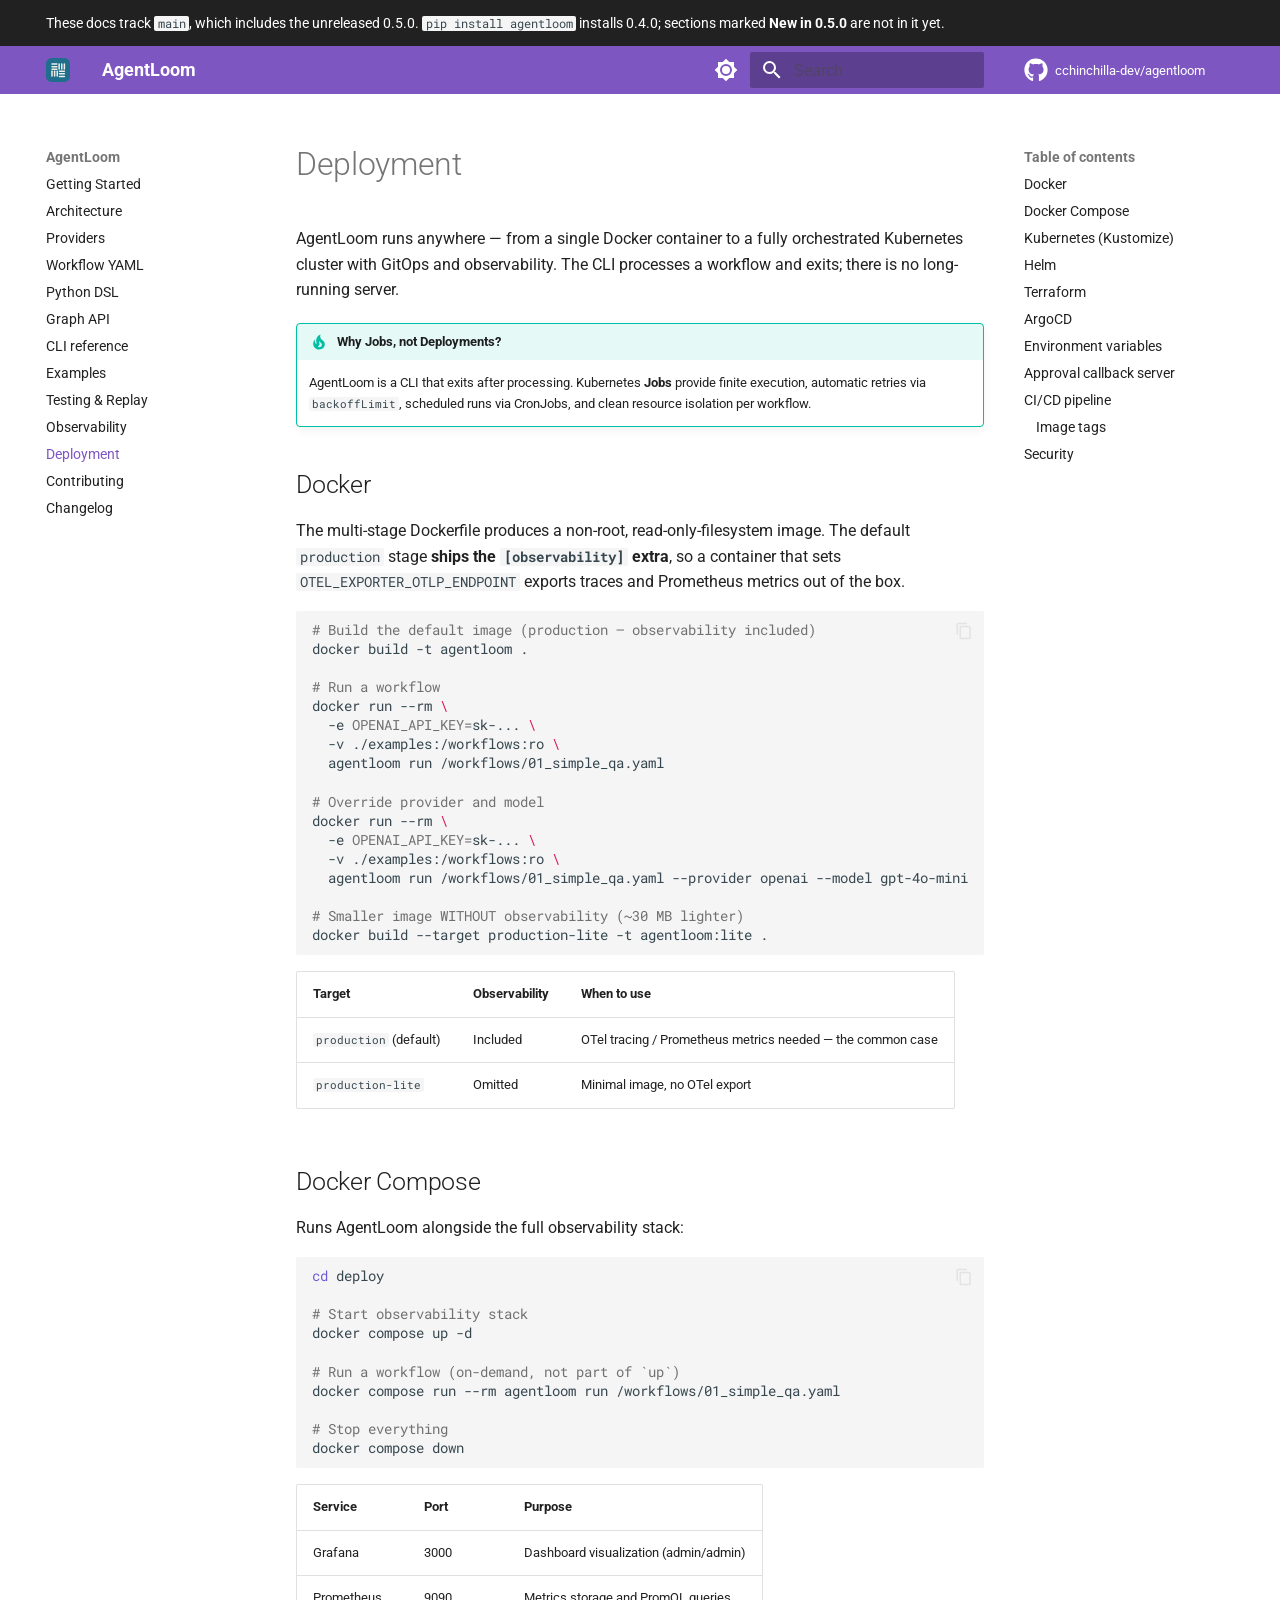
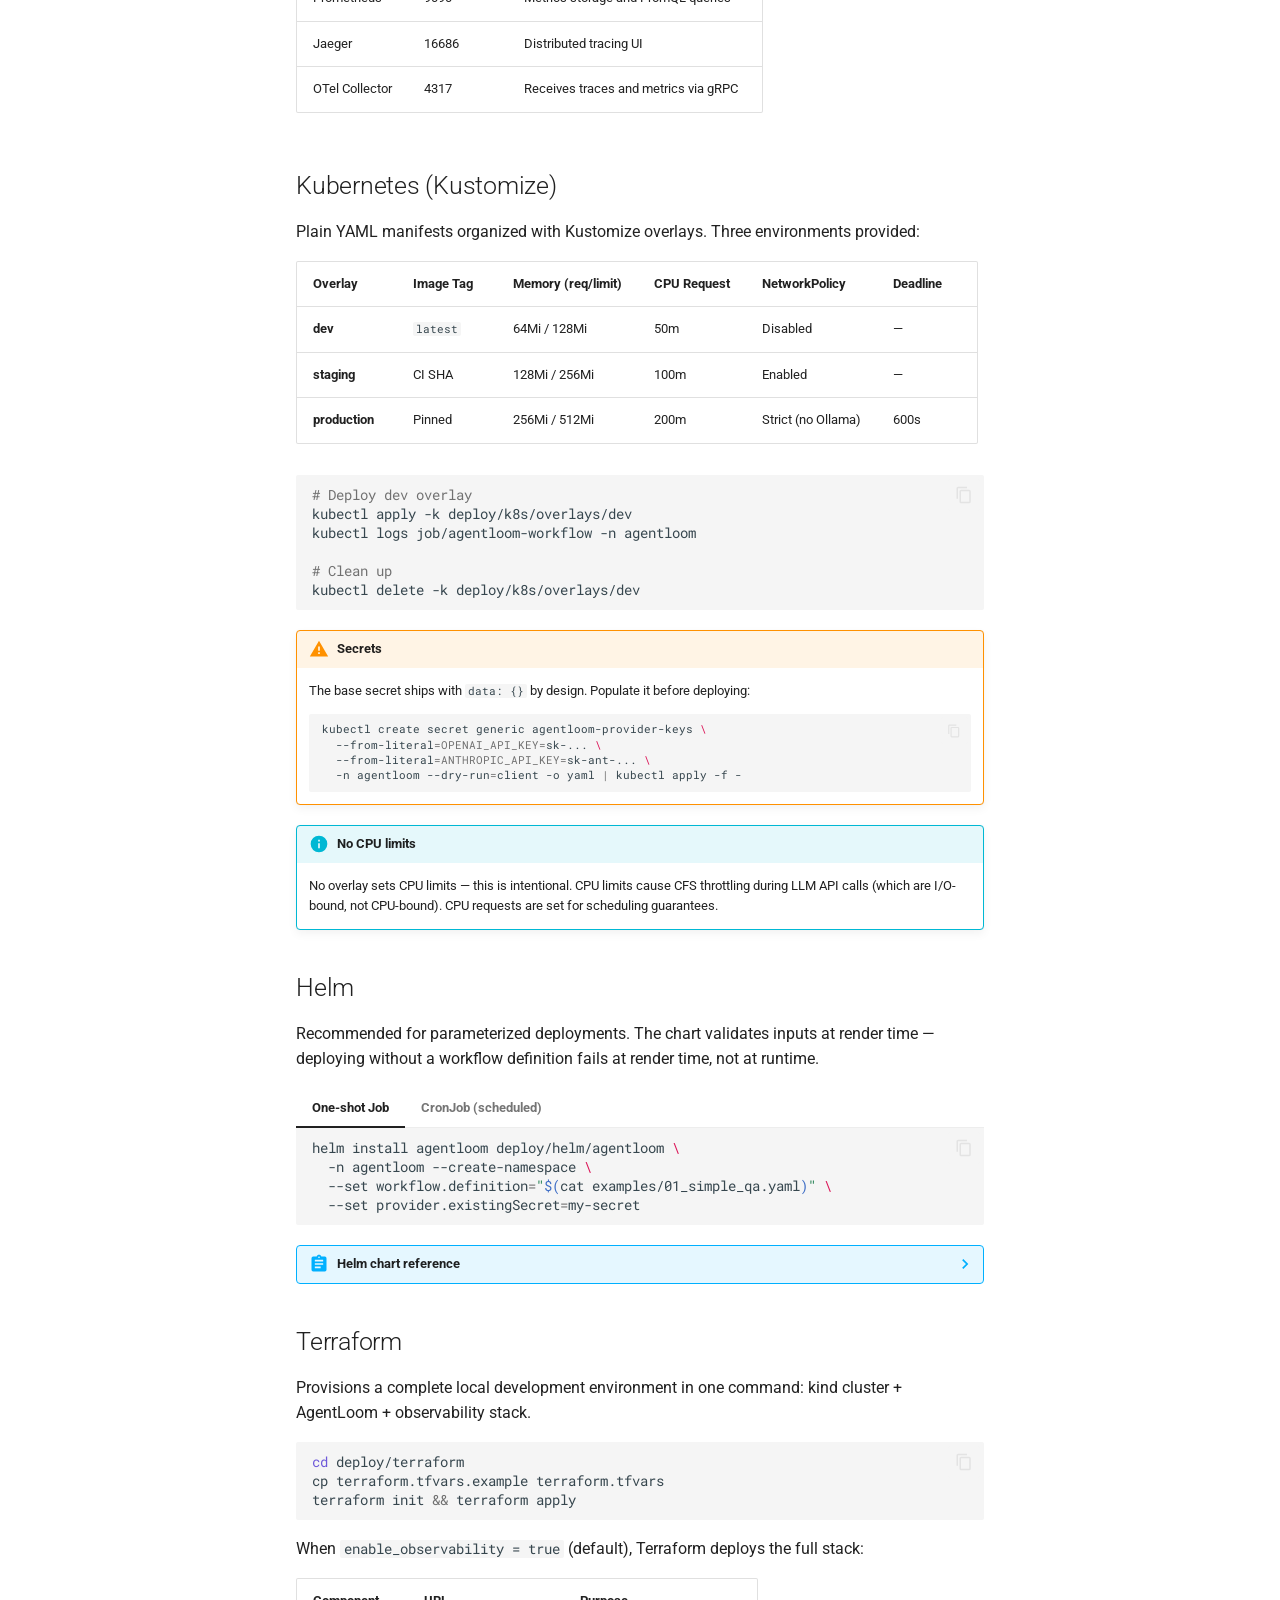
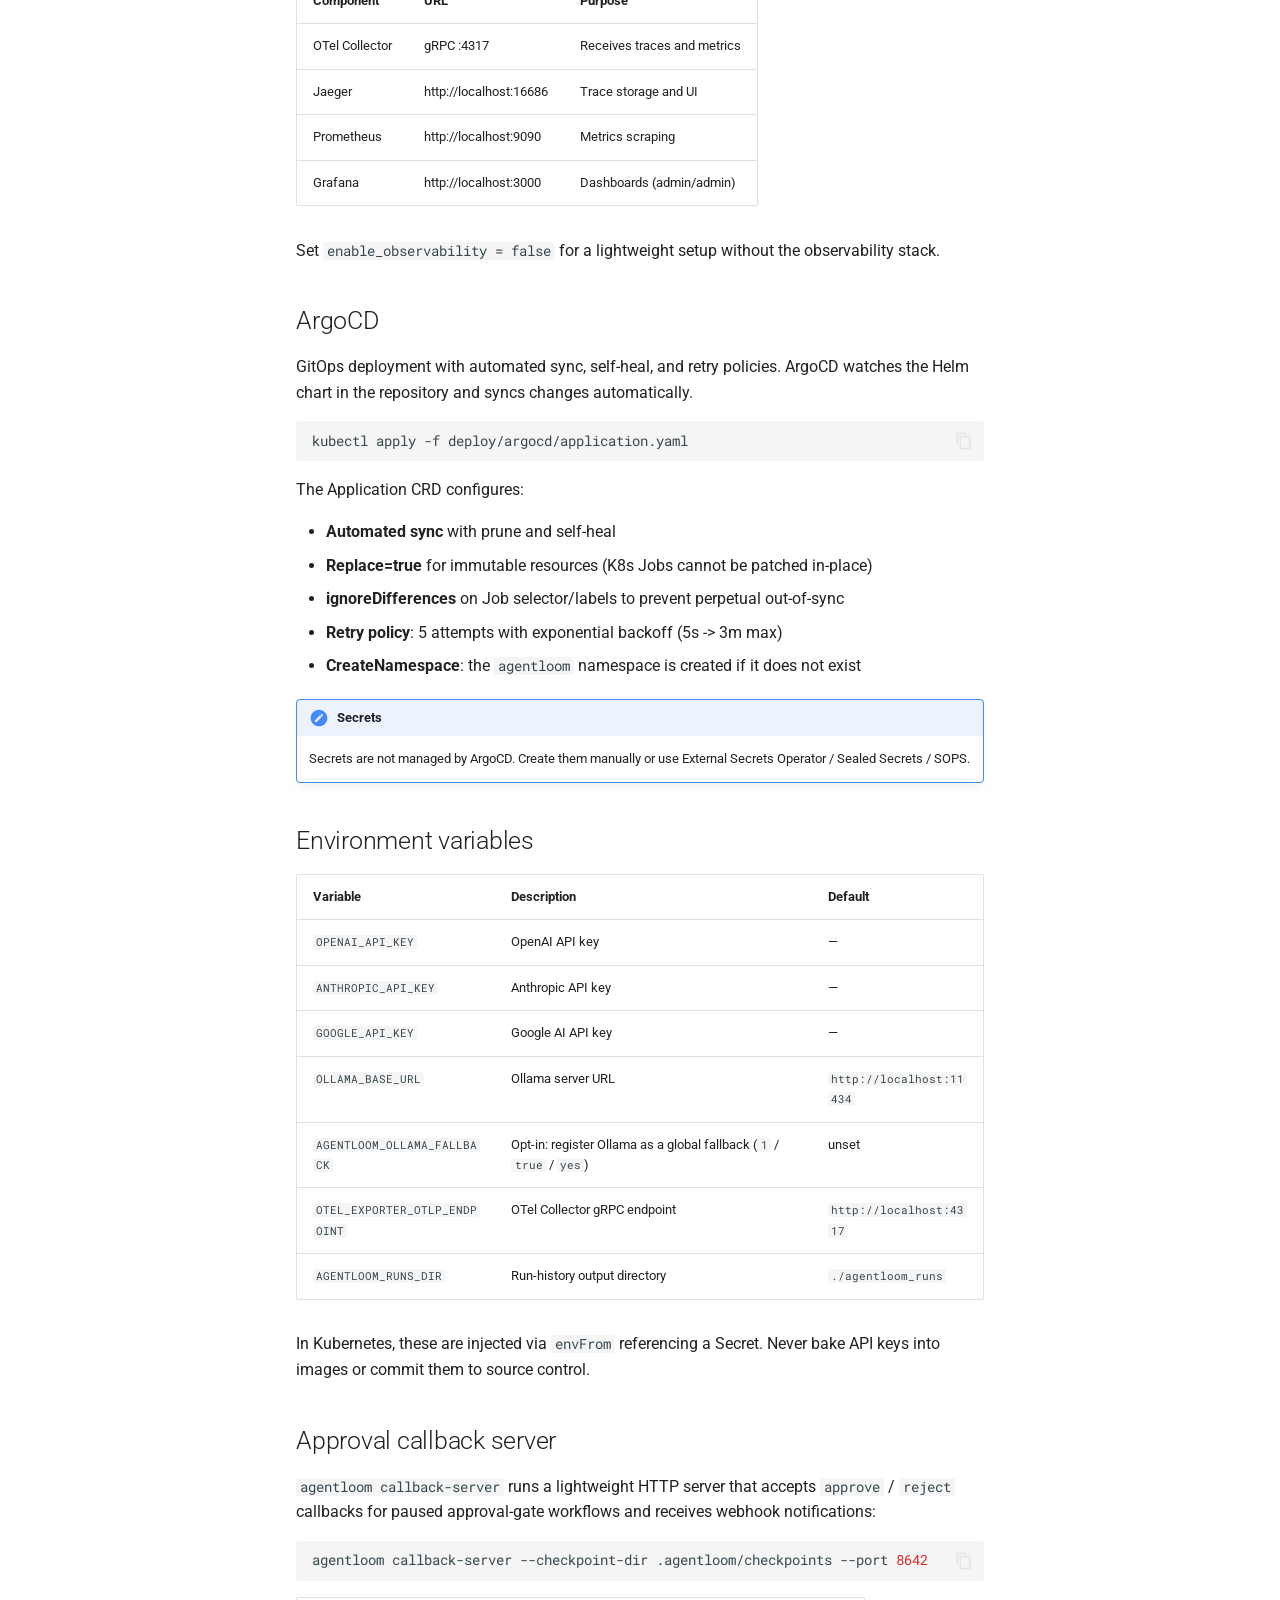
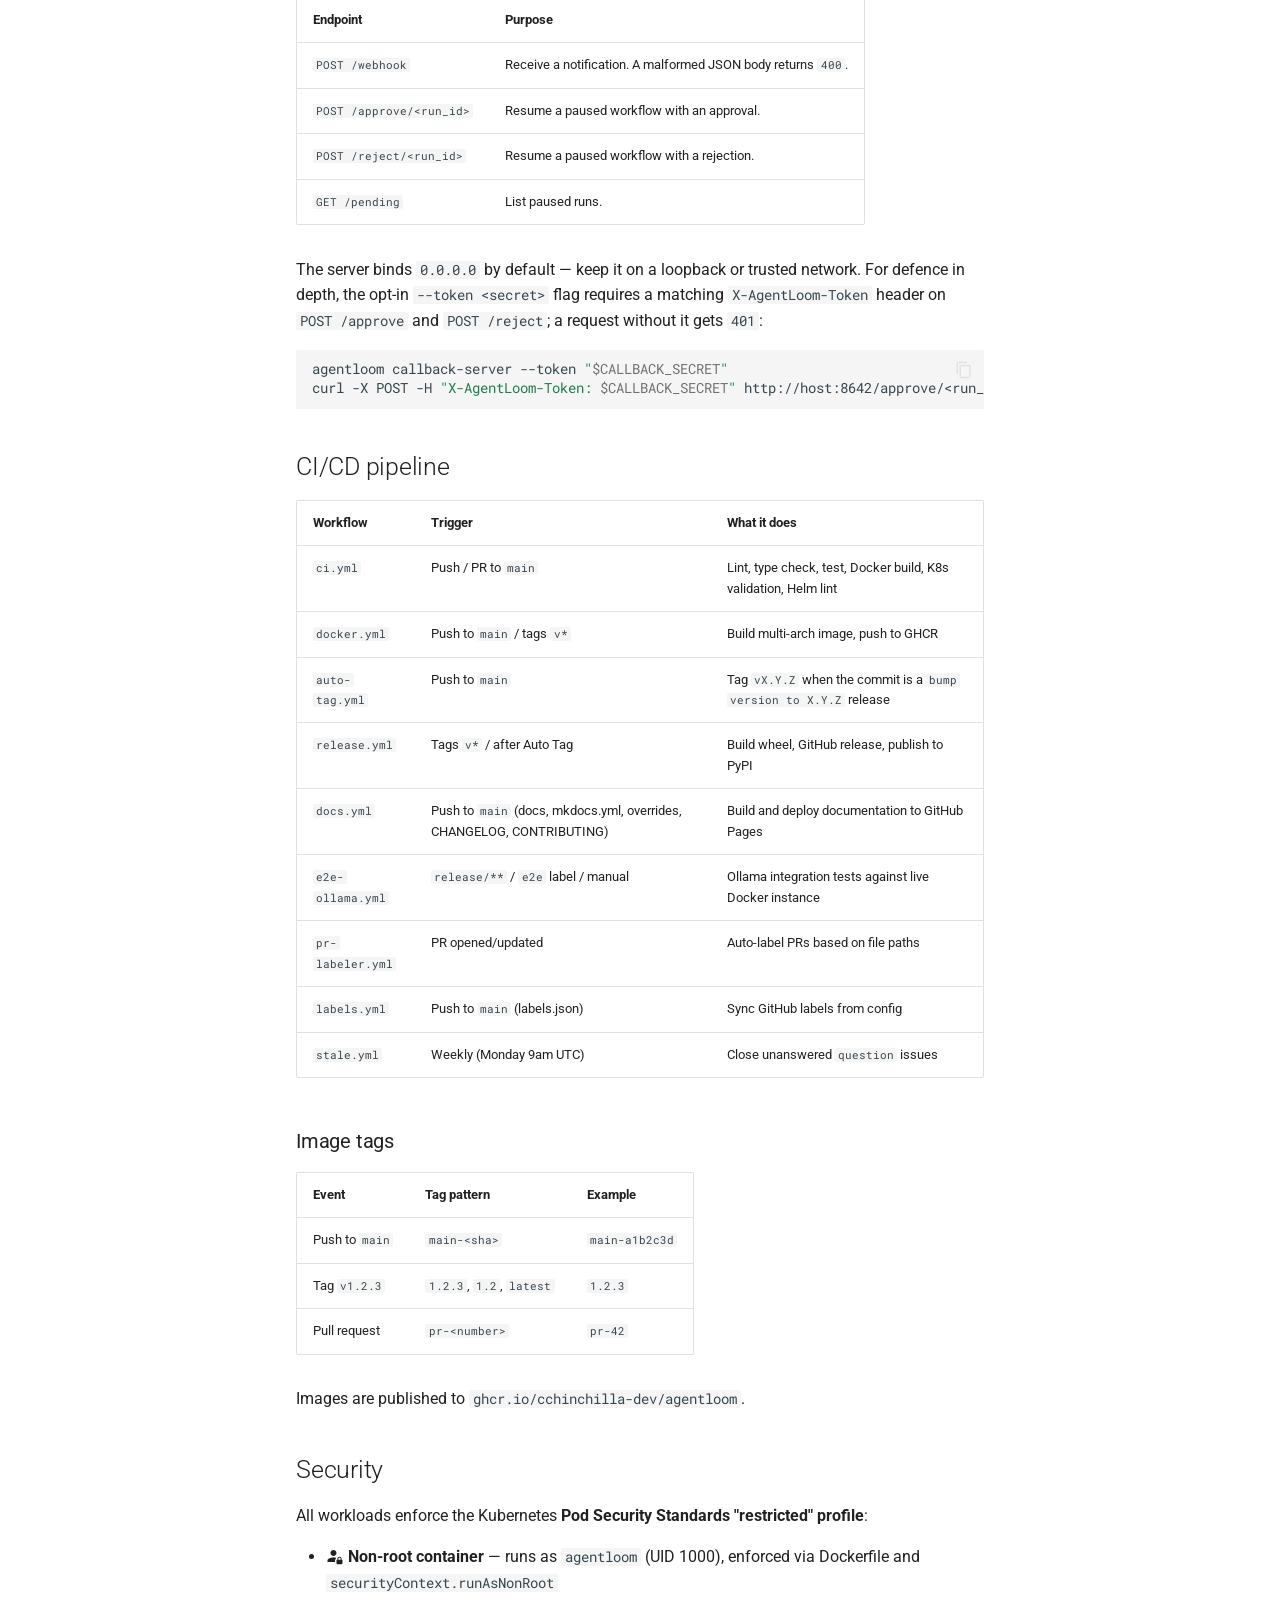
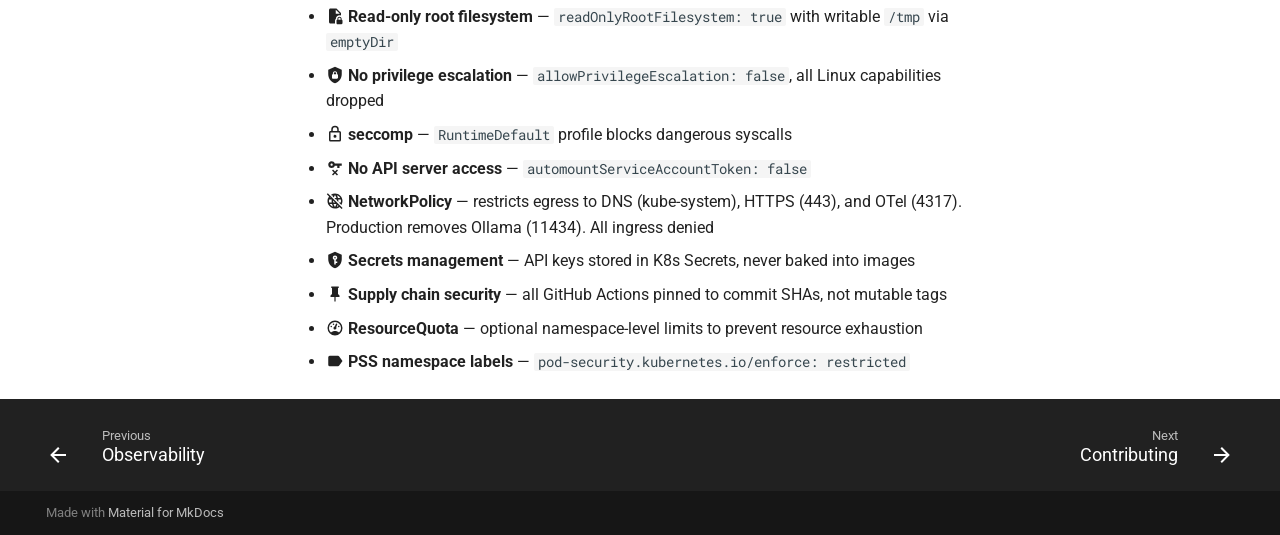
<file: deployment/index.html>
<!doctype html>
<html lang="en" class="no-js">
  <head>
    
      <meta charset="utf-8">
      <meta name="viewport" content="width=device-width,initial-scale=1">
      
        <meta name="description" content="Deterministic LLM workflow orchestration with native observability, resilience, and cost control.">
      
      
      
        <link rel="canonical" href="https://cchinchilla-dev.github.io/agentloom/deployment/">
      
      
        <link rel="prev" href="../observability/">
      
      
        <link rel="next" href="../contributing/">
      
      
        
      
      
      <link rel="icon" href="../images/logo.svg">
      <meta name="generator" content="mkdocs-1.6.1, mkdocs-material-9.7.6">
    
    
      
        <title>Deployment - AgentLoom</title>
      
    
    
      <link rel="stylesheet" href="../assets/stylesheets/main.484c7ddc.min.css">
      
        
        <link rel="stylesheet" href="../assets/stylesheets/palette.ab4e12ef.min.css">
      
      


    
    
      
    
    
      
        
        
        <link rel="preconnect" href="https://fonts.gstatic.com" crossorigin>
        <link rel="stylesheet" href="https://fonts.googleapis.com/css?family=Roboto:300,300i,400,400i,700,700i%7CRoboto+Mono:400,400i,700,700i&display=fallback">
        <style>:root{--md-text-font:"Roboto";--md-code-font:"Roboto Mono"}</style>
      
    
    
      <link rel="stylesheet" href="../stylesheets/extra.css">
    
    <script>__md_scope=new URL("..",location),__md_hash=e=>[...e].reduce(((e,_)=>(e<<5)-e+_.charCodeAt(0)),0),__md_get=(e,_=localStorage,t=__md_scope)=>JSON.parse(_.getItem(t.pathname+"."+e)),__md_set=(e,_,t=localStorage,a=__md_scope)=>{try{t.setItem(a.pathname+"."+e,JSON.stringify(_))}catch(e){}}</script>
    
      

    
    
  </head>
  
  
    
    
      
    
    
    
    
    <body dir="ltr" data-md-color-scheme="default" data-md-color-primary="deep-purple" data-md-color-accent="amber">
  
    
    <input class="md-toggle" data-md-toggle="drawer" type="checkbox" id="__drawer" autocomplete="off">
    <input class="md-toggle" data-md-toggle="search" type="checkbox" id="__search" autocomplete="off">
    <label class="md-overlay" for="__drawer"></label>
    <div data-md-component="skip">
      
        
        <a href="#deployment" class="md-skip">
          Skip to content
        </a>
      
    </div>
    <div data-md-component="announce">
      
        <aside class="md-banner">
          <div class="md-banner__inner md-grid md-typeset">
            
            
These docs track <code>main</code>, which includes the unreleased 0.5.0. <code>pip install agentloom</code> installs 0.4.0; sections marked <strong>New in 0.5.0</strong> are not in it yet.

          </div>
          
        </aside>
      
    </div>
    
    
      

  

<header class="md-header md-header--shadow" data-md-component="header">
  <nav class="md-header__inner md-grid" aria-label="Header">
    <a href=".." title="AgentLoom" class="md-header__button md-logo" aria-label="AgentLoom" data-md-component="logo">
      
  <img src="../images/logo.svg" alt="logo">

    </a>
    <label class="md-header__button md-icon" for="__drawer">
      
      <svg xmlns="http://www.w3.org/2000/svg" viewBox="0 0 24 24"><path d="M3 6h18v2H3zm0 5h18v2H3zm0 5h18v2H3z"/></svg>
    </label>
    <div class="md-header__title" data-md-component="header-title">
      <div class="md-header__ellipsis">
        <div class="md-header__topic">
          <span class="md-ellipsis">
            AgentLoom
          </span>
        </div>
        <div class="md-header__topic" data-md-component="header-topic">
          <span class="md-ellipsis">
            
              Deployment
            
          </span>
        </div>
      </div>
    </div>
    
      
        <form class="md-header__option" data-md-component="palette">
  
    
    
    
    <input class="md-option" data-md-color-media="" data-md-color-scheme="default" data-md-color-primary="deep-purple" data-md-color-accent="amber"  aria-label="Switch to dark mode"  type="radio" name="__palette" id="__palette_0">
    
      <label class="md-header__button md-icon" title="Switch to dark mode" for="__palette_1" hidden>
        <svg xmlns="http://www.w3.org/2000/svg" viewBox="0 0 24 24"><path d="M12 8a4 4 0 0 0-4 4 4 4 0 0 0 4 4 4 4 0 0 0 4-4 4 4 0 0 0-4-4m0 10a6 6 0 0 1-6-6 6 6 0 0 1 6-6 6 6 0 0 1 6 6 6 6 0 0 1-6 6m8-9.31V4h-4.69L12 .69 8.69 4H4v4.69L.69 12 4 15.31V20h4.69L12 23.31 15.31 20H20v-4.69L23.31 12z"/></svg>
      </label>
    
  
    
    
    
    <input class="md-option" data-md-color-media="" data-md-color-scheme="slate" data-md-color-primary="deep-purple" data-md-color-accent="amber"  aria-label="Switch to light mode"  type="radio" name="__palette" id="__palette_1">
    
      <label class="md-header__button md-icon" title="Switch to light mode" for="__palette_0" hidden>
        <svg xmlns="http://www.w3.org/2000/svg" viewBox="0 0 24 24"><path d="M12 18c-.89 0-1.74-.2-2.5-.55C11.56 16.5 13 14.42 13 12s-1.44-4.5-3.5-5.45C10.26 6.2 11.11 6 12 6a6 6 0 0 1 6 6 6 6 0 0 1-6 6m8-9.31V4h-4.69L12 .69 8.69 4H4v4.69L.69 12 4 15.31V20h4.69L12 23.31 15.31 20H20v-4.69L23.31 12z"/></svg>
      </label>
    
  
</form>
      
    
    
      <script>var palette=__md_get("__palette");if(palette&&palette.color){if("(prefers-color-scheme)"===palette.color.media){var media=matchMedia("(prefers-color-scheme: light)"),input=document.querySelector(media.matches?"[data-md-color-media='(prefers-color-scheme: light)']":"[data-md-color-media='(prefers-color-scheme: dark)']");palette.color.media=input.getAttribute("data-md-color-media"),palette.color.scheme=input.getAttribute("data-md-color-scheme"),palette.color.primary=input.getAttribute("data-md-color-primary"),palette.color.accent=input.getAttribute("data-md-color-accent")}for(var[key,value]of Object.entries(palette.color))document.body.setAttribute("data-md-color-"+key,value)}</script>
    
    
    
      
      
        <label class="md-header__button md-icon" for="__search">
          
          <svg xmlns="http://www.w3.org/2000/svg" viewBox="0 0 24 24"><path d="M9.5 3A6.5 6.5 0 0 1 16 9.5c0 1.61-.59 3.09-1.56 4.23l.27.27h.79l5 5-1.5 1.5-5-5v-.79l-.27-.27A6.52 6.52 0 0 1 9.5 16 6.5 6.5 0 0 1 3 9.5 6.5 6.5 0 0 1 9.5 3m0 2C7 5 5 7 5 9.5S7 14 9.5 14 14 12 14 9.5 12 5 9.5 5"/></svg>
        </label>
        <div class="md-search" data-md-component="search" role="dialog">
  <label class="md-search__overlay" for="__search"></label>
  <div class="md-search__inner" role="search">
    <form class="md-search__form" name="search">
      <input type="text" class="md-search__input" name="query" aria-label="Search" placeholder="Search" autocapitalize="off" autocorrect="off" autocomplete="off" spellcheck="false" data-md-component="search-query" required>
      <label class="md-search__icon md-icon" for="__search">
        
        <svg xmlns="http://www.w3.org/2000/svg" viewBox="0 0 24 24"><path d="M9.5 3A6.5 6.5 0 0 1 16 9.5c0 1.61-.59 3.09-1.56 4.23l.27.27h.79l5 5-1.5 1.5-5-5v-.79l-.27-.27A6.52 6.52 0 0 1 9.5 16 6.5 6.5 0 0 1 3 9.5 6.5 6.5 0 0 1 9.5 3m0 2C7 5 5 7 5 9.5S7 14 9.5 14 14 12 14 9.5 12 5 9.5 5"/></svg>
        
        <svg xmlns="http://www.w3.org/2000/svg" viewBox="0 0 24 24"><path d="M20 11v2H8l5.5 5.5-1.42 1.42L4.16 12l7.92-7.92L13.5 5.5 8 11z"/></svg>
      </label>
      <nav class="md-search__options" aria-label="Search">
        
        <button type="reset" class="md-search__icon md-icon" title="Clear" aria-label="Clear" tabindex="-1">
          
          <svg xmlns="http://www.w3.org/2000/svg" viewBox="0 0 24 24"><path d="M19 6.41 17.59 5 12 10.59 6.41 5 5 6.41 10.59 12 5 17.59 6.41 19 12 13.41 17.59 19 19 17.59 13.41 12z"/></svg>
        </button>
      </nav>
      
        <div class="md-search__suggest" data-md-component="search-suggest"></div>
      
    </form>
    <div class="md-search__output">
      <div class="md-search__scrollwrap" tabindex="0" data-md-scrollfix>
        <div class="md-search-result" data-md-component="search-result">
          <div class="md-search-result__meta">
            Initializing search
          </div>
          <ol class="md-search-result__list" role="presentation"></ol>
        </div>
      </div>
    </div>
  </div>
</div>
      
    
    
      <div class="md-header__source">
        <a href="https://github.com/cchinchilla-dev/agentloom" title="Go to repository" class="md-source" data-md-component="source">
  <div class="md-source__icon md-icon">
    
    <svg xmlns="http://www.w3.org/2000/svg" viewBox="0 0 512 512"><!--! Font Awesome Free 7.1.0 by @fontawesome - https://fontawesome.com License - https://fontawesome.com/license/free (Icons: CC BY 4.0, Fonts: SIL OFL 1.1, Code: MIT License) Copyright 2025 Fonticons, Inc.--><path d="M173.9 397.4c0 2-2.3 3.6-5.2 3.6-3.3.3-5.6-1.3-5.6-3.6 0-2 2.3-3.6 5.2-3.6 3-.3 5.6 1.3 5.6 3.6m-31.1-4.5c-.7 2 1.3 4.3 4.3 4.9 2.6 1 5.6 0 6.2-2s-1.3-4.3-4.3-5.2c-2.6-.7-5.5.3-6.2 2.3m44.2-1.7c-2.9.7-4.9 2.6-4.6 4.9.3 2 2.9 3.3 5.9 2.6 2.9-.7 4.9-2.6 4.6-4.6-.3-1.9-3-3.2-5.9-2.9M252.8 8C114.1 8 8 113.3 8 252c0 110.9 69.8 205.8 169.5 239.2 12.8 2.3 17.3-5.6 17.3-12.1 0-6.2-.3-40.4-.3-61.4 0 0-70 15-84.7-29.8 0 0-11.4-29.1-27.8-36.6 0 0-22.9-15.7 1.6-15.4 0 0 24.9 2 38.6 25.8 21.9 38.6 58.6 27.5 72.9 20.9 2.3-16 8.8-27.1 16-33.7-55.9-6.2-112.3-14.3-112.3-110.5 0-27.5 7.6-41.3 23.6-58.9-2.6-6.5-11.1-33.3 2.6-67.9 20.9-6.5 69 27 69 27 20-5.6 41.5-8.5 62.8-8.5s42.8 2.9 62.8 8.5c0 0 48.1-33.6 69-27 13.7 34.7 5.2 61.4 2.6 67.9 16 17.7 25.8 31.5 25.8 58.9 0 96.5-58.9 104.2-114.8 110.5 9.2 7.9 17 22.9 17 46.4 0 33.7-.3 75.4-.3 83.6 0 6.5 4.6 14.4 17.3 12.1C436.2 457.8 504 362.9 504 252 504 113.3 391.5 8 252.8 8M105.2 352.9c-1.3 1-1 3.3.7 5.2 1.6 1.6 3.9 2.3 5.2 1 1.3-1 1-3.3-.7-5.2-1.6-1.6-3.9-2.3-5.2-1m-10.8-8.1c-.7 1.3.3 2.9 2.3 3.9 1.6 1 3.6.7 4.3-.7.7-1.3-.3-2.9-2.3-3.9-2-.6-3.6-.3-4.3.7m32.4 35.6c-1.6 1.3-1 4.3 1.3 6.2 2.3 2.3 5.2 2.6 6.5 1 1.3-1.3.7-4.3-1.3-6.2-2.2-2.3-5.2-2.6-6.5-1m-11.4-14.7c-1.6 1-1.6 3.6 0 5.9s4.3 3.3 5.6 2.3c1.6-1.3 1.6-3.9 0-6.2-1.4-2.3-4-3.3-5.6-2"/></svg>
  </div>
  <div class="md-source__repository">
    cchinchilla-dev/agentloom
  </div>
</a>
      </div>
    
  </nav>
  
</header>
    
    <div class="md-container" data-md-component="container">
      
      
        
          
        
      
      <main class="md-main" data-md-component="main">
        <div class="md-main__inner md-grid">
          
            
              
              <div class="md-sidebar md-sidebar--primary" data-md-component="sidebar" data-md-type="navigation" >
                <div class="md-sidebar__scrollwrap">
                  <div class="md-sidebar__inner">
                    



<nav class="md-nav md-nav--primary" aria-label="Navigation" data-md-level="0">
  <label class="md-nav__title" for="__drawer">
    <a href=".." title="AgentLoom" class="md-nav__button md-logo" aria-label="AgentLoom" data-md-component="logo">
      
  <img src="../images/logo.svg" alt="logo">

    </a>
    AgentLoom
  </label>
  
    <div class="md-nav__source">
      <a href="https://github.com/cchinchilla-dev/agentloom" title="Go to repository" class="md-source" data-md-component="source">
  <div class="md-source__icon md-icon">
    
    <svg xmlns="http://www.w3.org/2000/svg" viewBox="0 0 512 512"><!--! Font Awesome Free 7.1.0 by @fontawesome - https://fontawesome.com License - https://fontawesome.com/license/free (Icons: CC BY 4.0, Fonts: SIL OFL 1.1, Code: MIT License) Copyright 2025 Fonticons, Inc.--><path d="M173.9 397.4c0 2-2.3 3.6-5.2 3.6-3.3.3-5.6-1.3-5.6-3.6 0-2 2.3-3.6 5.2-3.6 3-.3 5.6 1.3 5.6 3.6m-31.1-4.5c-.7 2 1.3 4.3 4.3 4.9 2.6 1 5.6 0 6.2-2s-1.3-4.3-4.3-5.2c-2.6-.7-5.5.3-6.2 2.3m44.2-1.7c-2.9.7-4.9 2.6-4.6 4.9.3 2 2.9 3.3 5.9 2.6 2.9-.7 4.9-2.6 4.6-4.6-.3-1.9-3-3.2-5.9-2.9M252.8 8C114.1 8 8 113.3 8 252c0 110.9 69.8 205.8 169.5 239.2 12.8 2.3 17.3-5.6 17.3-12.1 0-6.2-.3-40.4-.3-61.4 0 0-70 15-84.7-29.8 0 0-11.4-29.1-27.8-36.6 0 0-22.9-15.7 1.6-15.4 0 0 24.9 2 38.6 25.8 21.9 38.6 58.6 27.5 72.9 20.9 2.3-16 8.8-27.1 16-33.7-55.9-6.2-112.3-14.3-112.3-110.5 0-27.5 7.6-41.3 23.6-58.9-2.6-6.5-11.1-33.3 2.6-67.9 20.9-6.5 69 27 69 27 20-5.6 41.5-8.5 62.8-8.5s42.8 2.9 62.8 8.5c0 0 48.1-33.6 69-27 13.7 34.7 5.2 61.4 2.6 67.9 16 17.7 25.8 31.5 25.8 58.9 0 96.5-58.9 104.2-114.8 110.5 9.2 7.9 17 22.9 17 46.4 0 33.7-.3 75.4-.3 83.6 0 6.5 4.6 14.4 17.3 12.1C436.2 457.8 504 362.9 504 252 504 113.3 391.5 8 252.8 8M105.2 352.9c-1.3 1-1 3.3.7 5.2 1.6 1.6 3.9 2.3 5.2 1 1.3-1 1-3.3-.7-5.2-1.6-1.6-3.9-2.3-5.2-1m-10.8-8.1c-.7 1.3.3 2.9 2.3 3.9 1.6 1 3.6.7 4.3-.7.7-1.3-.3-2.9-2.3-3.9-2-.6-3.6-.3-4.3.7m32.4 35.6c-1.6 1.3-1 4.3 1.3 6.2 2.3 2.3 5.2 2.6 6.5 1 1.3-1.3.7-4.3-1.3-6.2-2.2-2.3-5.2-2.6-6.5-1m-11.4-14.7c-1.6 1-1.6 3.6 0 5.9s4.3 3.3 5.6 2.3c1.6-1.3 1.6-3.9 0-6.2-1.4-2.3-4-3.3-5.6-2"/></svg>
  </div>
  <div class="md-source__repository">
    cchinchilla-dev/agentloom
  </div>
</a>
    </div>
  
  <ul class="md-nav__list" data-md-scrollfix>
    
      
      
  
  
  
  
    <li class="md-nav__item">
      <a href=".." class="md-nav__link">
        
  
  
  <span class="md-ellipsis">
    
  
    Getting Started
  

    
  </span>
  
  

      </a>
    </li>
  

    
      
      
  
  
  
  
    <li class="md-nav__item">
      <a href="../architecture/" class="md-nav__link">
        
  
  
  <span class="md-ellipsis">
    
  
    Architecture
  

    
  </span>
  
  

      </a>
    </li>
  

    
      
      
  
  
  
  
    <li class="md-nav__item">
      <a href="../providers/" class="md-nav__link">
        
  
  
  <span class="md-ellipsis">
    
  
    Providers
  

    
  </span>
  
  

      </a>
    </li>
  

    
      
      
  
  
  
  
    <li class="md-nav__item">
      <a href="../workflow-yaml/" class="md-nav__link">
        
  
  
  <span class="md-ellipsis">
    
  
    Workflow YAML
  

    
  </span>
  
  

      </a>
    </li>
  

    
      
      
  
  
  
  
    <li class="md-nav__item">
      <a href="../python-dsl/" class="md-nav__link">
        
  
  
  <span class="md-ellipsis">
    
  
    Python DSL
  

    
  </span>
  
  

      </a>
    </li>
  

    
      
      
  
  
  
  
    <li class="md-nav__item">
      <a href="../graph-api/" class="md-nav__link">
        
  
  
  <span class="md-ellipsis">
    
  
    Graph API
  

    
  </span>
  
  

      </a>
    </li>
  

    
      
      
  
  
  
  
    <li class="md-nav__item">
      <a href="../cli/" class="md-nav__link">
        
  
  
  <span class="md-ellipsis">
    
  
    CLI reference
  

    
  </span>
  
  

      </a>
    </li>
  

    
      
      
  
  
  
  
    <li class="md-nav__item">
      <a href="../examples/" class="md-nav__link">
        
  
  
  <span class="md-ellipsis">
    
  
    Examples
  

    
  </span>
  
  

      </a>
    </li>
  

    
      
      
  
  
  
  
    <li class="md-nav__item">
      <a href="../testing-and-replay/" class="md-nav__link">
        
  
  
  <span class="md-ellipsis">
    
  
    Testing & Replay
  

    
  </span>
  
  

      </a>
    </li>
  

    
      
      
  
  
  
  
    <li class="md-nav__item">
      <a href="../observability/" class="md-nav__link">
        
  
  
  <span class="md-ellipsis">
    
  
    Observability
  

    
  </span>
  
  

      </a>
    </li>
  

    
      
      
  
  
    
  
  
  
    <li class="md-nav__item md-nav__item--active">
      
      <input class="md-nav__toggle md-toggle" type="checkbox" id="__toc">
      
      
        
      
      
        <label class="md-nav__link md-nav__link--active" for="__toc">
          
  
  
  <span class="md-ellipsis">
    
  
    Deployment
  

    
  </span>
  
  

          <span class="md-nav__icon md-icon"></span>
        </label>
      
      <a href="./" class="md-nav__link md-nav__link--active">
        
  
  
  <span class="md-ellipsis">
    
  
    Deployment
  

    
  </span>
  
  

      </a>
      
        

<nav class="md-nav md-nav--secondary" aria-label="Table of contents">
  
  
  
    
  
  
    <label class="md-nav__title" for="__toc">
      <span class="md-nav__icon md-icon"></span>
      Table of contents
    </label>
    <ul class="md-nav__list" data-md-component="toc" data-md-scrollfix>
      
        <li class="md-nav__item">
  <a href="#docker" class="md-nav__link">
    <span class="md-ellipsis">
      
        Docker
      
    </span>
  </a>
  
</li>
      
        <li class="md-nav__item">
  <a href="#docker-compose" class="md-nav__link">
    <span class="md-ellipsis">
      
        Docker Compose
      
    </span>
  </a>
  
</li>
      
        <li class="md-nav__item">
  <a href="#kubernetes-kustomize" class="md-nav__link">
    <span class="md-ellipsis">
      
        Kubernetes (Kustomize)
      
    </span>
  </a>
  
</li>
      
        <li class="md-nav__item">
  <a href="#helm" class="md-nav__link">
    <span class="md-ellipsis">
      
        Helm
      
    </span>
  </a>
  
</li>
      
        <li class="md-nav__item">
  <a href="#terraform" class="md-nav__link">
    <span class="md-ellipsis">
      
        Terraform
      
    </span>
  </a>
  
</li>
      
        <li class="md-nav__item">
  <a href="#argocd" class="md-nav__link">
    <span class="md-ellipsis">
      
        ArgoCD
      
    </span>
  </a>
  
</li>
      
        <li class="md-nav__item">
  <a href="#environment-variables" class="md-nav__link">
    <span class="md-ellipsis">
      
        Environment variables
      
    </span>
  </a>
  
</li>
      
        <li class="md-nav__item">
  <a href="#approval-callback-server" class="md-nav__link">
    <span class="md-ellipsis">
      
        Approval callback server
      
    </span>
  </a>
  
</li>
      
        <li class="md-nav__item">
  <a href="#cicd-pipeline" class="md-nav__link">
    <span class="md-ellipsis">
      
        CI/CD pipeline
      
    </span>
  </a>
  
    <nav class="md-nav" aria-label="CI/CD pipeline">
      <ul class="md-nav__list">
        
          <li class="md-nav__item">
  <a href="#image-tags" class="md-nav__link">
    <span class="md-ellipsis">
      
        Image tags
      
    </span>
  </a>
  
</li>
        
      </ul>
    </nav>
  
</li>
      
        <li class="md-nav__item">
  <a href="#security" class="md-nav__link">
    <span class="md-ellipsis">
      
        Security
      
    </span>
  </a>
  
</li>
      
    </ul>
  
</nav>
      
    </li>
  

    
      
      
  
  
  
  
    <li class="md-nav__item">
      <a href="../contributing/" class="md-nav__link">
        
  
  
  <span class="md-ellipsis">
    
  
    Contributing
  

    
  </span>
  
  

      </a>
    </li>
  

    
      
      
  
  
  
  
    <li class="md-nav__item">
      <a href="../changelog/" class="md-nav__link">
        
  
  
  <span class="md-ellipsis">
    
  
    Changelog
  

    
  </span>
  
  

      </a>
    </li>
  

    
  </ul>
</nav>
                  </div>
                </div>
              </div>
            
            
              
              <div class="md-sidebar md-sidebar--secondary" data-md-component="sidebar" data-md-type="toc" >
                <div class="md-sidebar__scrollwrap">
                  <div class="md-sidebar__inner">
                    

<nav class="md-nav md-nav--secondary" aria-label="Table of contents">
  
  
  
    
  
  
    <label class="md-nav__title" for="__toc">
      <span class="md-nav__icon md-icon"></span>
      Table of contents
    </label>
    <ul class="md-nav__list" data-md-component="toc" data-md-scrollfix>
      
        <li class="md-nav__item">
  <a href="#docker" class="md-nav__link">
    <span class="md-ellipsis">
      
        Docker
      
    </span>
  </a>
  
</li>
      
        <li class="md-nav__item">
  <a href="#docker-compose" class="md-nav__link">
    <span class="md-ellipsis">
      
        Docker Compose
      
    </span>
  </a>
  
</li>
      
        <li class="md-nav__item">
  <a href="#kubernetes-kustomize" class="md-nav__link">
    <span class="md-ellipsis">
      
        Kubernetes (Kustomize)
      
    </span>
  </a>
  
</li>
      
        <li class="md-nav__item">
  <a href="#helm" class="md-nav__link">
    <span class="md-ellipsis">
      
        Helm
      
    </span>
  </a>
  
</li>
      
        <li class="md-nav__item">
  <a href="#terraform" class="md-nav__link">
    <span class="md-ellipsis">
      
        Terraform
      
    </span>
  </a>
  
</li>
      
        <li class="md-nav__item">
  <a href="#argocd" class="md-nav__link">
    <span class="md-ellipsis">
      
        ArgoCD
      
    </span>
  </a>
  
</li>
      
        <li class="md-nav__item">
  <a href="#environment-variables" class="md-nav__link">
    <span class="md-ellipsis">
      
        Environment variables
      
    </span>
  </a>
  
</li>
      
        <li class="md-nav__item">
  <a href="#approval-callback-server" class="md-nav__link">
    <span class="md-ellipsis">
      
        Approval callback server
      
    </span>
  </a>
  
</li>
      
        <li class="md-nav__item">
  <a href="#cicd-pipeline" class="md-nav__link">
    <span class="md-ellipsis">
      
        CI/CD pipeline
      
    </span>
  </a>
  
    <nav class="md-nav" aria-label="CI/CD pipeline">
      <ul class="md-nav__list">
        
          <li class="md-nav__item">
  <a href="#image-tags" class="md-nav__link">
    <span class="md-ellipsis">
      
        Image tags
      
    </span>
  </a>
  
</li>
        
      </ul>
    </nav>
  
</li>
      
        <li class="md-nav__item">
  <a href="#security" class="md-nav__link">
    <span class="md-ellipsis">
      
        Security
      
    </span>
  </a>
  
</li>
      
    </ul>
  
</nav>
                  </div>
                </div>
              </div>
            
          
          
            <div class="md-content" data-md-component="content">
              
              <article class="md-content__inner md-typeset">
                
                  


  
  


<h1 id="deployment">Deployment<a class="headerlink" href="#deployment" title="Permanent link">&para;</a></h1>
<p>AgentLoom runs anywhere — from a single Docker container to a fully orchestrated Kubernetes cluster with GitOps and observability. The CLI processes a workflow and exits; there is no long-running server.</p>
<div class="admonition tip">
<p class="admonition-title">Why Jobs, not Deployments?</p>
<p>AgentLoom is a CLI that exits after processing. Kubernetes <strong>Jobs</strong> provide finite execution, automatic retries via <code>backoffLimit</code>, scheduled runs via CronJobs, and clean resource isolation per workflow.</p>
</div>
<h2 id="docker">Docker<a class="headerlink" href="#docker" title="Permanent link">&para;</a></h2>
<p>The multi-stage Dockerfile produces a non-root, read-only-filesystem image. The default <code>production</code> stage <strong>ships the <code>[observability]</code> extra</strong>, so a container that sets <code>OTEL_EXPORTER_OTLP_ENDPOINT</code> exports traces and Prometheus metrics out of the box.</p>
<div class="highlight"><pre><span></span><code><a id="__codelineno-0-1" name="__codelineno-0-1" href="#__codelineno-0-1"></a><span class="c1"># Build the default image (production — observability included)</span>
<a id="__codelineno-0-2" name="__codelineno-0-2" href="#__codelineno-0-2"></a>docker<span class="w"> </span>build<span class="w"> </span>-t<span class="w"> </span>agentloom<span class="w"> </span>.
<a id="__codelineno-0-3" name="__codelineno-0-3" href="#__codelineno-0-3"></a>
<a id="__codelineno-0-4" name="__codelineno-0-4" href="#__codelineno-0-4"></a><span class="c1"># Run a workflow</span>
<a id="__codelineno-0-5" name="__codelineno-0-5" href="#__codelineno-0-5"></a>docker<span class="w"> </span>run<span class="w"> </span>--rm<span class="w"> </span><span class="se">\</span>
<a id="__codelineno-0-6" name="__codelineno-0-6" href="#__codelineno-0-6"></a><span class="w">  </span>-e<span class="w"> </span><span class="nv">OPENAI_API_KEY</span><span class="o">=</span>sk-...<span class="w"> </span><span class="se">\</span>
<a id="__codelineno-0-7" name="__codelineno-0-7" href="#__codelineno-0-7"></a><span class="w">  </span>-v<span class="w"> </span>./examples:/workflows:ro<span class="w"> </span><span class="se">\</span>
<a id="__codelineno-0-8" name="__codelineno-0-8" href="#__codelineno-0-8"></a><span class="w">  </span>agentloom<span class="w"> </span>run<span class="w"> </span>/workflows/01_simple_qa.yaml
<a id="__codelineno-0-9" name="__codelineno-0-9" href="#__codelineno-0-9"></a>
<a id="__codelineno-0-10" name="__codelineno-0-10" href="#__codelineno-0-10"></a><span class="c1"># Override provider and model</span>
<a id="__codelineno-0-11" name="__codelineno-0-11" href="#__codelineno-0-11"></a>docker<span class="w"> </span>run<span class="w"> </span>--rm<span class="w"> </span><span class="se">\</span>
<a id="__codelineno-0-12" name="__codelineno-0-12" href="#__codelineno-0-12"></a><span class="w">  </span>-e<span class="w"> </span><span class="nv">OPENAI_API_KEY</span><span class="o">=</span>sk-...<span class="w"> </span><span class="se">\</span>
<a id="__codelineno-0-13" name="__codelineno-0-13" href="#__codelineno-0-13"></a><span class="w">  </span>-v<span class="w"> </span>./examples:/workflows:ro<span class="w"> </span><span class="se">\</span>
<a id="__codelineno-0-14" name="__codelineno-0-14" href="#__codelineno-0-14"></a><span class="w">  </span>agentloom<span class="w"> </span>run<span class="w"> </span>/workflows/01_simple_qa.yaml<span class="w"> </span>--provider<span class="w"> </span>openai<span class="w"> </span>--model<span class="w"> </span>gpt-4o-mini
<a id="__codelineno-0-15" name="__codelineno-0-15" href="#__codelineno-0-15"></a>
<a id="__codelineno-0-16" name="__codelineno-0-16" href="#__codelineno-0-16"></a><span class="c1"># Smaller image WITHOUT observability (~30 MB lighter)</span>
<a id="__codelineno-0-17" name="__codelineno-0-17" href="#__codelineno-0-17"></a>docker<span class="w"> </span>build<span class="w"> </span>--target<span class="w"> </span>production-lite<span class="w"> </span>-t<span class="w"> </span>agentloom:lite<span class="w"> </span>.
</code></pre></div>
<table>
<thead>
<tr>
<th>Target</th>
<th>Observability</th>
<th>When to use</th>
</tr>
</thead>
<tbody>
<tr>
<td><code>production</code> (default)</td>
<td>Included</td>
<td>OTel tracing / Prometheus metrics needed — the common case</td>
</tr>
<tr>
<td><code>production-lite</code></td>
<td>Omitted</td>
<td>Minimal image, no OTel export</td>
</tr>
</tbody>
</table>
<h2 id="docker-compose">Docker Compose<a class="headerlink" href="#docker-compose" title="Permanent link">&para;</a></h2>
<p>Runs AgentLoom alongside the full observability stack:</p>
<div class="highlight"><pre><span></span><code><a id="__codelineno-1-1" name="__codelineno-1-1" href="#__codelineno-1-1"></a><span class="nb">cd</span><span class="w"> </span>deploy
<a id="__codelineno-1-2" name="__codelineno-1-2" href="#__codelineno-1-2"></a>
<a id="__codelineno-1-3" name="__codelineno-1-3" href="#__codelineno-1-3"></a><span class="c1"># Start observability stack</span>
<a id="__codelineno-1-4" name="__codelineno-1-4" href="#__codelineno-1-4"></a>docker<span class="w"> </span>compose<span class="w"> </span>up<span class="w"> </span>-d
<a id="__codelineno-1-5" name="__codelineno-1-5" href="#__codelineno-1-5"></a>
<a id="__codelineno-1-6" name="__codelineno-1-6" href="#__codelineno-1-6"></a><span class="c1"># Run a workflow (on-demand, not part of `up`)</span>
<a id="__codelineno-1-7" name="__codelineno-1-7" href="#__codelineno-1-7"></a>docker<span class="w"> </span>compose<span class="w"> </span>run<span class="w"> </span>--rm<span class="w"> </span>agentloom<span class="w"> </span>run<span class="w"> </span>/workflows/01_simple_qa.yaml
<a id="__codelineno-1-8" name="__codelineno-1-8" href="#__codelineno-1-8"></a>
<a id="__codelineno-1-9" name="__codelineno-1-9" href="#__codelineno-1-9"></a><span class="c1"># Stop everything</span>
<a id="__codelineno-1-10" name="__codelineno-1-10" href="#__codelineno-1-10"></a>docker<span class="w"> </span>compose<span class="w"> </span>down
</code></pre></div>
<table>
<thead>
<tr>
<th>Service</th>
<th>Port</th>
<th>Purpose</th>
</tr>
</thead>
<tbody>
<tr>
<td>Grafana</td>
<td>3000</td>
<td>Dashboard visualization (admin/admin)</td>
</tr>
<tr>
<td>Prometheus</td>
<td>9090</td>
<td>Metrics storage and PromQL queries</td>
</tr>
<tr>
<td>Jaeger</td>
<td>16686</td>
<td>Distributed tracing UI</td>
</tr>
<tr>
<td>OTel Collector</td>
<td>4317</td>
<td>Receives traces and metrics via gRPC</td>
</tr>
</tbody>
</table>
<h2 id="kubernetes-kustomize">Kubernetes (Kustomize)<a class="headerlink" href="#kubernetes-kustomize" title="Permanent link">&para;</a></h2>
<p>Plain YAML manifests organized with Kustomize overlays. Three environments provided:</p>
<table>
<thead>
<tr>
<th>Overlay</th>
<th>Image Tag</th>
<th>Memory (req/limit)</th>
<th>CPU Request</th>
<th>NetworkPolicy</th>
<th>Deadline</th>
</tr>
</thead>
<tbody>
<tr>
<td><strong>dev</strong></td>
<td><code>latest</code></td>
<td>64Mi / 128Mi</td>
<td>50m</td>
<td>Disabled</td>
<td>—</td>
</tr>
<tr>
<td><strong>staging</strong></td>
<td>CI SHA</td>
<td>128Mi / 256Mi</td>
<td>100m</td>
<td>Enabled</td>
<td>—</td>
</tr>
<tr>
<td><strong>production</strong></td>
<td>Pinned</td>
<td>256Mi / 512Mi</td>
<td>200m</td>
<td>Strict (no Ollama)</td>
<td>600s</td>
</tr>
</tbody>
</table>
<div class="highlight"><pre><span></span><code><a id="__codelineno-2-1" name="__codelineno-2-1" href="#__codelineno-2-1"></a><span class="c1"># Deploy dev overlay</span>
<a id="__codelineno-2-2" name="__codelineno-2-2" href="#__codelineno-2-2"></a>kubectl<span class="w"> </span>apply<span class="w"> </span>-k<span class="w"> </span>deploy/k8s/overlays/dev
<a id="__codelineno-2-3" name="__codelineno-2-3" href="#__codelineno-2-3"></a>kubectl<span class="w"> </span>logs<span class="w"> </span>job/agentloom-workflow<span class="w"> </span>-n<span class="w"> </span>agentloom
<a id="__codelineno-2-4" name="__codelineno-2-4" href="#__codelineno-2-4"></a>
<a id="__codelineno-2-5" name="__codelineno-2-5" href="#__codelineno-2-5"></a><span class="c1"># Clean up</span>
<a id="__codelineno-2-6" name="__codelineno-2-6" href="#__codelineno-2-6"></a>kubectl<span class="w"> </span>delete<span class="w"> </span>-k<span class="w"> </span>deploy/k8s/overlays/dev
</code></pre></div>
<div class="admonition warning">
<p class="admonition-title">Secrets</p>
<p>The base secret ships with <code>data: {}</code> by design. Populate it before deploying:
<div class="highlight"><pre><span></span><code><a id="__codelineno-3-1" name="__codelineno-3-1" href="#__codelineno-3-1"></a>kubectl<span class="w"> </span>create<span class="w"> </span>secret<span class="w"> </span>generic<span class="w"> </span>agentloom-provider-keys<span class="w"> </span><span class="se">\</span>
<a id="__codelineno-3-2" name="__codelineno-3-2" href="#__codelineno-3-2"></a><span class="w">  </span>--from-literal<span class="o">=</span><span class="nv">OPENAI_API_KEY</span><span class="o">=</span>sk-...<span class="w"> </span><span class="se">\</span>
<a id="__codelineno-3-3" name="__codelineno-3-3" href="#__codelineno-3-3"></a><span class="w">  </span>--from-literal<span class="o">=</span><span class="nv">ANTHROPIC_API_KEY</span><span class="o">=</span>sk-ant-...<span class="w"> </span><span class="se">\</span>
<a id="__codelineno-3-4" name="__codelineno-3-4" href="#__codelineno-3-4"></a><span class="w">  </span>-n<span class="w"> </span>agentloom<span class="w"> </span>--dry-run<span class="o">=</span>client<span class="w"> </span>-o<span class="w"> </span>yaml<span class="w"> </span><span class="p">|</span><span class="w"> </span>kubectl<span class="w"> </span>apply<span class="w"> </span>-f<span class="w"> </span>-
</code></pre></div></p>
</div>
<div class="admonition info">
<p class="admonition-title">No CPU limits</p>
<p>No overlay sets CPU limits — this is intentional. CPU limits cause CFS throttling during LLM API calls (which are I/O-bound, not CPU-bound). CPU requests are set for scheduling guarantees.</p>
</div>
<h2 id="helm">Helm<a class="headerlink" href="#helm" title="Permanent link">&para;</a></h2>
<p>Recommended for parameterized deployments. The chart validates inputs at render time — deploying without a workflow definition fails at render time, not at runtime.</p>
<div class="tabbed-set tabbed-alternate" data-tabs="1:2"><input checked="checked" id="__tabbed_1_1" name="__tabbed_1" type="radio" /><input id="__tabbed_1_2" name="__tabbed_1" type="radio" /><div class="tabbed-labels"><label for="__tabbed_1_1">One-shot Job</label><label for="__tabbed_1_2">CronJob (scheduled)</label></div>
<div class="tabbed-content">
<div class="tabbed-block">
<div class="highlight"><pre><span></span><code><a id="__codelineno-4-1" name="__codelineno-4-1" href="#__codelineno-4-1"></a>helm<span class="w"> </span>install<span class="w"> </span>agentloom<span class="w"> </span>deploy/helm/agentloom<span class="w"> </span><span class="se">\</span>
<a id="__codelineno-4-2" name="__codelineno-4-2" href="#__codelineno-4-2"></a><span class="w">  </span>-n<span class="w"> </span>agentloom<span class="w"> </span>--create-namespace<span class="w"> </span><span class="se">\</span>
<a id="__codelineno-4-3" name="__codelineno-4-3" href="#__codelineno-4-3"></a><span class="w">  </span>--set<span class="w"> </span>workflow.definition<span class="o">=</span><span class="s2">&quot;</span><span class="k">$(</span>cat<span class="w"> </span>examples/01_simple_qa.yaml<span class="k">)</span><span class="s2">&quot;</span><span class="w"> </span><span class="se">\</span>
<a id="__codelineno-4-4" name="__codelineno-4-4" href="#__codelineno-4-4"></a><span class="w">  </span>--set<span class="w"> </span>provider.existingSecret<span class="o">=</span>my-secret
</code></pre></div>
</div>
<div class="tabbed-block">
<div class="highlight"><pre><span></span><code><a id="__codelineno-5-1" name="__codelineno-5-1" href="#__codelineno-5-1"></a>helm<span class="w"> </span>install<span class="w"> </span>agentloom<span class="w"> </span>deploy/helm/agentloom<span class="w"> </span><span class="se">\</span>
<a id="__codelineno-5-2" name="__codelineno-5-2" href="#__codelineno-5-2"></a><span class="w">  </span>-n<span class="w"> </span>agentloom<span class="w"> </span>--create-namespace<span class="w"> </span><span class="se">\</span>
<a id="__codelineno-5-3" name="__codelineno-5-3" href="#__codelineno-5-3"></a><span class="w">  </span>--set<span class="w"> </span>schedule.enabled<span class="o">=</span><span class="nb">true</span><span class="w"> </span><span class="se">\</span>
<a id="__codelineno-5-4" name="__codelineno-5-4" href="#__codelineno-5-4"></a><span class="w">  </span>--set<span class="w"> </span>schedule.cron<span class="o">=</span><span class="s2">&quot;0 */6 * * *&quot;</span><span class="w"> </span><span class="se">\</span>
<a id="__codelineno-5-5" name="__codelineno-5-5" href="#__codelineno-5-5"></a><span class="w">  </span>--set<span class="w"> </span>workflow.definition<span class="o">=</span><span class="s2">&quot;</span><span class="k">$(</span>cat<span class="w"> </span>examples/01_simple_qa.yaml<span class="k">)</span><span class="s2">&quot;</span>
</code></pre></div>
</div>
</div>
</div>
<details class="abstract">
<summary>Helm chart reference</summary>
<table>
<thead>
<tr>
<th>Parameter</th>
<th>Default</th>
<th>Description</th>
</tr>
</thead>
<tbody>
<tr>
<td><code>image.repository</code></td>
<td><code>ghcr.io/cchinchilla-dev/agentloom</code></td>
<td>Container image repository</td>
</tr>
<tr>
<td><code>image.tag</code></td>
<td><code>""</code></td>
<td>Image tag (defaults to <code>appVersion</code>)</td>
</tr>
<tr>
<td><code>workflow.definition</code></td>
<td><code>""</code></td>
<td>Inline workflow YAML</td>
</tr>
<tr>
<td><code>workflow.existingConfigMap</code></td>
<td><code>""</code></td>
<td>Reference to existing ConfigMap</td>
</tr>
<tr>
<td><code>workflow.args</code></td>
<td><code>[]</code></td>
<td>Extra CLI arguments</td>
</tr>
<tr>
<td><code>schedule.enabled</code></td>
<td><code>false</code></td>
<td><code>false</code> = Job, <code>true</code> = CronJob</td>
</tr>
<tr>
<td><code>schedule.cron</code></td>
<td><code>0 */6 * * *</code></td>
<td>CronJob schedule</td>
</tr>
<tr>
<td><code>schedule.timeZone</code></td>
<td><code>UTC</code></td>
<td>CronJob timezone</td>
</tr>
<tr>
<td><code>provider.existingSecret</code></td>
<td><code>""</code></td>
<td>Pre-created Secret with API keys</td>
</tr>
<tr>
<td><code>provider.openaiApiKey</code></td>
<td><code>""</code></td>
<td>OpenAI key (not recommended)</td>
</tr>
<tr>
<td><code>observability.enabled</code></td>
<td><code>true</code></td>
<td>Enable OTel endpoint env var</td>
</tr>
<tr>
<td><code>observability.otelEndpoint</code></td>
<td><code>http://otel-collector:4317</code></td>
<td>OTel Collector endpoint</td>
</tr>
<tr>
<td><code>job.backoffLimit</code></td>
<td><code>2</code></td>
<td>Retry attempts on failure</td>
</tr>
<tr>
<td><code>job.ttlSecondsAfterFinished</code></td>
<td><code>3600</code></td>
<td>Cleanup delay after completion</td>
</tr>
<tr>
<td><code>job.activeDeadlineSeconds</code></td>
<td><code>null</code></td>
<td>Hard timeout</td>
</tr>
<tr>
<td><code>serviceAccount.create</code></td>
<td><code>true</code></td>
<td>Create a ServiceAccount</td>
</tr>
<tr>
<td><code>serviceAccount.automountServiceAccountToken</code></td>
<td><code>false</code></td>
<td>Mount K8s API token</td>
</tr>
<tr>
<td><code>namespace.create</code></td>
<td><code>false</code></td>
<td>Create namespace with PSS labels</td>
</tr>
<tr>
<td><code>networkPolicy.enabled</code></td>
<td><code>true</code></td>
<td>Enable NetworkPolicy</td>
</tr>
<tr>
<td><code>networkPolicy.allowOllama</code></td>
<td><code>true</code></td>
<td>Allow egress to Ollama (port 11434)</td>
</tr>
<tr>
<td><code>resourceQuota.enabled</code></td>
<td><code>false</code></td>
<td>Enable namespace ResourceQuota</td>
</tr>
</tbody>
</table>
<p><strong>Validation:</strong> The chart fails at render time if neither <code>workflow.definition</code> nor <code>workflow.existingConfigMap</code> is set, or if both are set simultaneously.</p>
<p><strong>Jobs and immutability:</strong> Kubernetes Jobs are immutable after creation. Use <code>helm uninstall</code> + <code>helm install</code> for changes, or use ArgoCD with <code>Replace=true</code>.</p>
</details>
<h2 id="terraform">Terraform<a class="headerlink" href="#terraform" title="Permanent link">&para;</a></h2>
<p>Provisions a complete local development environment in one command: kind cluster + AgentLoom + observability stack.</p>
<div class="highlight"><pre><span></span><code><a id="__codelineno-6-1" name="__codelineno-6-1" href="#__codelineno-6-1"></a><span class="nb">cd</span><span class="w"> </span>deploy/terraform
<a id="__codelineno-6-2" name="__codelineno-6-2" href="#__codelineno-6-2"></a>cp<span class="w"> </span>terraform.tfvars.example<span class="w"> </span>terraform.tfvars
<a id="__codelineno-6-3" name="__codelineno-6-3" href="#__codelineno-6-3"></a>terraform<span class="w"> </span>init<span class="w"> </span><span class="o">&amp;&amp;</span><span class="w"> </span>terraform<span class="w"> </span>apply
</code></pre></div>
<p>When <code>enable_observability = true</code> (default), Terraform deploys the full stack:</p>
<table>
<thead>
<tr>
<th>Component</th>
<th>URL</th>
<th>Purpose</th>
</tr>
</thead>
<tbody>
<tr>
<td>OTel Collector</td>
<td>gRPC :4317</td>
<td>Receives traces and metrics</td>
</tr>
<tr>
<td>Jaeger</td>
<td>http://localhost:16686</td>
<td>Trace storage and UI</td>
</tr>
<tr>
<td>Prometheus</td>
<td>http://localhost:9090</td>
<td>Metrics scraping</td>
</tr>
<tr>
<td>Grafana</td>
<td>http://localhost:3000</td>
<td>Dashboards (admin/admin)</td>
</tr>
</tbody>
</table>
<p>Set <code>enable_observability = false</code> for a lightweight setup without the observability stack.</p>
<h2 id="argocd">ArgoCD<a class="headerlink" href="#argocd" title="Permanent link">&para;</a></h2>
<p>GitOps deployment with automated sync, self-heal, and retry policies. ArgoCD watches the Helm chart in the repository and syncs changes automatically.</p>
<div class="highlight"><pre><span></span><code><a id="__codelineno-7-1" name="__codelineno-7-1" href="#__codelineno-7-1"></a>kubectl<span class="w"> </span>apply<span class="w"> </span>-f<span class="w"> </span>deploy/argocd/application.yaml
</code></pre></div>
<p>The Application CRD configures:</p>
<ul>
<li><strong>Automated sync</strong> with prune and self-heal</li>
<li><strong>Replace=true</strong> for immutable resources (K8s Jobs cannot be patched in-place)</li>
<li><strong>ignoreDifferences</strong> on Job selector/labels to prevent perpetual out-of-sync</li>
<li><strong>Retry policy</strong>: 5 attempts with exponential backoff (5s -&gt; 3m max)</li>
<li><strong>CreateNamespace</strong>: the <code>agentloom</code> namespace is created if it does not exist</li>
</ul>
<div class="admonition note">
<p class="admonition-title">Secrets</p>
<p>Secrets are not managed by ArgoCD. Create them manually or use External Secrets Operator / Sealed Secrets / SOPS.</p>
</div>
<h2 id="environment-variables">Environment variables<a class="headerlink" href="#environment-variables" title="Permanent link">&para;</a></h2>
<table>
<thead>
<tr>
<th>Variable</th>
<th>Description</th>
<th>Default</th>
</tr>
</thead>
<tbody>
<tr>
<td><code>OPENAI_API_KEY</code></td>
<td>OpenAI API key</td>
<td>—</td>
</tr>
<tr>
<td><code>ANTHROPIC_API_KEY</code></td>
<td>Anthropic API key</td>
<td>—</td>
</tr>
<tr>
<td><code>GOOGLE_API_KEY</code></td>
<td>Google AI API key</td>
<td>—</td>
</tr>
<tr>
<td><code>OLLAMA_BASE_URL</code></td>
<td>Ollama server URL</td>
<td><code>http://localhost:11434</code></td>
</tr>
<tr>
<td><code>AGENTLOOM_OLLAMA_FALLBACK</code></td>
<td>Opt-in: register Ollama as a global fallback (<code>1</code> / <code>true</code> / <code>yes</code>)</td>
<td>unset</td>
</tr>
<tr>
<td><code>OTEL_EXPORTER_OTLP_ENDPOINT</code></td>
<td>OTel Collector gRPC endpoint</td>
<td><code>http://localhost:4317</code></td>
</tr>
<tr>
<td><code>AGENTLOOM_RUNS_DIR</code></td>
<td>Run-history output directory</td>
<td><code>./agentloom_runs</code></td>
</tr>
</tbody>
</table>
<p>In Kubernetes, these are injected via <code>envFrom</code> referencing a Secret. Never bake API keys into images or commit them to source control.</p>
<h2 id="approval-callback-server">Approval callback server<a class="headerlink" href="#approval-callback-server" title="Permanent link">&para;</a></h2>
<p><code>agentloom callback-server</code> runs a lightweight HTTP server that accepts <code>approve</code> / <code>reject</code> callbacks for paused approval-gate workflows and receives webhook notifications:</p>
<div class="highlight"><pre><span></span><code><a id="__codelineno-8-1" name="__codelineno-8-1" href="#__codelineno-8-1"></a>agentloom<span class="w"> </span>callback-server<span class="w"> </span>--checkpoint-dir<span class="w"> </span>.agentloom/checkpoints<span class="w"> </span>--port<span class="w"> </span><span class="m">8642</span>
</code></pre></div>
<table>
<thead>
<tr>
<th>Endpoint</th>
<th>Purpose</th>
</tr>
</thead>
<tbody>
<tr>
<td><code>POST /webhook</code></td>
<td>Receive a notification. A malformed JSON body returns <code>400</code>.</td>
</tr>
<tr>
<td><code>POST /approve/&lt;run_id&gt;</code></td>
<td>Resume a paused workflow with an approval.</td>
</tr>
<tr>
<td><code>POST /reject/&lt;run_id&gt;</code></td>
<td>Resume a paused workflow with a rejection.</td>
</tr>
<tr>
<td><code>GET /pending</code></td>
<td>List paused runs.</td>
</tr>
</tbody>
</table>
<p>The server binds <code>0.0.0.0</code> by default — keep it on a loopback or trusted network. For defence in depth, the opt-in <code>--token &lt;secret&gt;</code> flag requires a matching <code>X-AgentLoom-Token</code> header on <code>POST /approve</code> and <code>POST /reject</code>; a request without it gets <code>401</code>:</p>
<div class="highlight"><pre><span></span><code><a id="__codelineno-9-1" name="__codelineno-9-1" href="#__codelineno-9-1"></a>agentloom<span class="w"> </span>callback-server<span class="w"> </span>--token<span class="w"> </span><span class="s2">&quot;</span><span class="nv">$CALLBACK_SECRET</span><span class="s2">&quot;</span>
<a id="__codelineno-9-2" name="__codelineno-9-2" href="#__codelineno-9-2"></a>curl<span class="w"> </span>-X<span class="w"> </span>POST<span class="w"> </span>-H<span class="w"> </span><span class="s2">&quot;X-AgentLoom-Token: </span><span class="nv">$CALLBACK_SECRET</span><span class="s2">&quot;</span><span class="w"> </span>http://host:8642/approve/&lt;run_id&gt;
</code></pre></div>
<h2 id="cicd-pipeline">CI/CD pipeline<a class="headerlink" href="#cicd-pipeline" title="Permanent link">&para;</a></h2>
<table>
<thead>
<tr>
<th>Workflow</th>
<th>Trigger</th>
<th>What it does</th>
</tr>
</thead>
<tbody>
<tr>
<td><code>ci.yml</code></td>
<td>Push / PR to <code>main</code></td>
<td>Lint, type check, test, Docker build, K8s validation, Helm lint</td>
</tr>
<tr>
<td><code>docker.yml</code></td>
<td>Push to <code>main</code> / tags <code>v*</code></td>
<td>Build multi-arch image, push to GHCR</td>
</tr>
<tr>
<td><code>auto-tag.yml</code></td>
<td>Push to <code>main</code></td>
<td>Tag <code>vX.Y.Z</code> when the commit is a <code>bump version to X.Y.Z</code> release</td>
</tr>
<tr>
<td><code>release.yml</code></td>
<td>Tags <code>v*</code> / after Auto Tag</td>
<td>Build wheel, GitHub release, publish to PyPI</td>
</tr>
<tr>
<td><code>docs.yml</code></td>
<td>Push to <code>main</code> (docs, mkdocs.yml, overrides, CHANGELOG, CONTRIBUTING)</td>
<td>Build and deploy documentation to GitHub Pages</td>
</tr>
<tr>
<td><code>e2e-ollama.yml</code></td>
<td><code>release/**</code> / <code>e2e</code> label / manual</td>
<td>Ollama integration tests against live Docker instance</td>
</tr>
<tr>
<td><code>pr-labeler.yml</code></td>
<td>PR opened/updated</td>
<td>Auto-label PRs based on file paths</td>
</tr>
<tr>
<td><code>labels.yml</code></td>
<td>Push to <code>main</code> (labels.json)</td>
<td>Sync GitHub labels from config</td>
</tr>
<tr>
<td><code>stale.yml</code></td>
<td>Weekly (Monday 9am UTC)</td>
<td>Close unanswered <code>question</code> issues</td>
</tr>
</tbody>
</table>
<h3 id="image-tags">Image tags<a class="headerlink" href="#image-tags" title="Permanent link">&para;</a></h3>
<table>
<thead>
<tr>
<th>Event</th>
<th>Tag pattern</th>
<th>Example</th>
</tr>
</thead>
<tbody>
<tr>
<td>Push to <code>main</code></td>
<td><code>main-&lt;sha&gt;</code></td>
<td><code>main-a1b2c3d</code></td>
</tr>
<tr>
<td>Tag <code>v1.2.3</code></td>
<td><code>1.2.3</code>, <code>1.2</code>, <code>latest</code></td>
<td><code>1.2.3</code></td>
</tr>
<tr>
<td>Pull request</td>
<td><code>pr-&lt;number&gt;</code></td>
<td><code>pr-42</code></td>
</tr>
</tbody>
</table>
<p>Images are published to <code>ghcr.io/cchinchilla-dev/agentloom</code>.</p>
<h2 id="security">Security<a class="headerlink" href="#security" title="Permanent link">&para;</a></h2>
<p>All workloads enforce the Kubernetes <strong>Pod Security Standards "restricted" profile</strong>:</p>
<ul>
<li><span class="twemoji"><svg xmlns="http://www.w3.org/2000/svg" viewBox="0 0 24 24"><path d="M6 8c0-2.21 1.79-4 4-4s4 1.79 4 4-1.79 4-4 4-4-1.79-4-4m6 10.2c0-.96.5-1.86 1.2-2.46v-.24c0-.39.07-.76.18-1.12-1.03-.24-2.17-.38-3.38-.38-4.42 0-8 1.79-8 4v2h10zm10 .1v3.5c0 .6-.6 1.2-1.3 1.2h-5.5c-.6 0-1.2-.6-1.2-1.3v-3.5c0-.6.6-1.2 1.2-1.2v-1.5c0-1.4 1.4-2.5 2.8-2.5s2.8 1.1 2.8 2.5V17c.6 0 1.2.6 1.2 1.3m-2.5-2.8c0-.8-.7-1.3-1.5-1.3s-1.5.5-1.5 1.3V17h3z"/></svg></span> <strong>Non-root container</strong> — runs as <code>agentloom</code> (UID 1000), enforced via Dockerfile and <code>securityContext.runAsNonRoot</code></li>
<li><span class="twemoji"><svg xmlns="http://www.w3.org/2000/svg" viewBox="0 0 24 24"><path d="M18 13c-1.4 0-2.8 1.1-2.8 2.5V17c-.6 0-1.2.6-1.2 1.2v3.5c0 .7.6 1.3 1.2 1.3h5.5c.7 0 1.3-.6 1.3-1.2v-3.5c0-.7-.6-1.3-1.2-1.3v-1.5c0-1.4-1.4-2.5-2.8-2.5m0 1.2c.8 0 1.5.5 1.5 1.3V17h-3v-1.5c0-.8.7-1.3 1.5-1.3M6 2c-1.1 0-2 .9-2 2v16c0 1.1.9 2 2 2h6v-3.8c0-1 .4-1.7 1-2.2.1-.1.2-.1.2-.2v-.3c0-2.7 2.4-4.5 4.8-4.5.7 0 1.4.2 2 .4V8l-6-6zm7 1.5L18.5 9H13z"/></svg></span> <strong>Read-only root filesystem</strong> — <code>readOnlyRootFilesystem: true</code> with writable <code>/tmp</code> via <code>emptyDir</code></li>
<li><span class="twemoji"><svg xmlns="http://www.w3.org/2000/svg" viewBox="0 0 24 24"><path d="M12 1 3 5v6c0 5.55 3.84 10.74 9 12 5.16-1.26 9-6.45 9-12V5zm0 6c1.4 0 2.8 1.1 2.8 2.5V11c.6 0 1.2.6 1.2 1.3v3.5c0 .6-.6 1.2-1.3 1.2H9.2c-.6 0-1.2-.6-1.2-1.3v-3.5c0-.6.6-1.2 1.2-1.2V9.5C9.2 8.1 10.6 7 12 7m0 1.2c-.8 0-1.5.5-1.5 1.3V11h3V9.5c0-.8-.7-1.3-1.5-1.3"/></svg></span> <strong>No privilege escalation</strong> — <code>allowPrivilegeEscalation: false</code>, all Linux capabilities dropped</li>
<li><span class="twemoji"><svg xmlns="http://www.w3.org/2000/svg" viewBox="0 0 24 24"><path d="M12 17a2 2 0 0 1-2-2c0-1.11.89-2 2-2a2 2 0 0 1 2 2 2 2 0 0 1-2 2m6 3V10H6v10zm0-12a2 2 0 0 1 2 2v10a2 2 0 0 1-2 2H6a2 2 0 0 1-2-2V10c0-1.11.89-2 2-2h1V6a5 5 0 0 1 5-5 5 5 0 0 1 5 5v2zm-6-5a3 3 0 0 0-3 3v2h6V6a3 3 0 0 0-3-3"/></svg></span> <strong>seccomp</strong> — <code>RuntimeDefault</code> profile blocks dangerous syscalls</li>
<li><span class="twemoji"><svg xmlns="http://www.w3.org/2000/svg" viewBox="0 0 24 24"><path d="M7.5 3c2 0 3.6 1.2 4.2 3H21v3h-3v3h-3V9h-3.3c-.6 1.8-2.3 3-4.2 3C5 12 3 10 3 7.5S5 3 7.5 3m0 3C6.7 6 6 6.7 6 7.5S6.7 9 7.5 9 9 8.3 9 7.5 8.3 6 7.5 6m7.1 8 1.4 1.4-2.6 2.6 2.6 2.6-1.4 1.4-2.6-2.6L9.4 22 8 20.6l2.6-2.6L8 15.4 9.4 14l2.6 2.6z"/></svg></span> <strong>No API server access</strong> — <code>automountServiceAccountToken: false</code></li>
<li><span class="twemoji"><svg xmlns="http://www.w3.org/2000/svg" viewBox="0 0 24 24"><path d="M9.4 4.44c-.21.39-.4.79-.56 1.2l1.53 1.53c.41-1.12.96-2.17 1.63-3.14.83 1.2 1.5 2.54 1.91 3.97H11.2l2 2h1.14c.06.41.1.84.13 1.27l1.97 1.97c.03-.41.06-.82.06-1.24 0-.68-.06-1.34-.14-2h3.38c.16.64.26 1.31.26 2s-.1 1.36-.26 2H17.2l3.3 3.28c.94-1.53 1.5-3.34 1.5-5.28 0-5.5-4.5-10-10-10-1.94 0-3.75.56-5.28 1.5L8.18 5c.39-.23.82-.42 1.22-.56M18.92 8h-2.95a15.7 15.7 0 0 0-1.38-3.56c1.84.63 3.37 1.9 4.33 3.56M2.39 1.73 1.11 3l2.95 2.95A9.9 9.9 0 0 0 2 12c0 5.5 4.5 10 10 10 2.28 0 4.37-.77 6.06-2.05l2.78 2.78 1.27-1.27zM5.5 7.37l.61.63H5.08c.12-.22.26-.42.42-.63M4.26 14C4.1 13.36 4 12.69 4 12s.1-1.36.26-2h3.38c-.08.66-.14 1.32-.14 2s.06 1.34.14 2zm.82 2H8c.35 1.25.8 2.45 1.4 3.56A8 8 0 0 1 5.08 16m4.42-4c0-.2 0-.39.03-.58L12.11 14H9.66c-.1-.66-.16-1.32-.16-2m2.5 7.96c-.83-1.2-1.5-2.53-1.91-3.96h3.82c-.41 1.43-1.08 2.76-1.91 3.96m2.59-.4c.37-.68.67-1.41.91-2.15l1.12 1.09c-.62.45-1.3.81-2.03 1.06"/></svg></span> <strong>NetworkPolicy</strong> — restricts egress to DNS (kube-system), HTTPS (443), and OTel (4317). Production removes Ollama (11434). All ingress denied</li>
<li><span class="twemoji"><svg xmlns="http://www.w3.org/2000/svg" viewBox="0 0 24 24"><path d="M12 8a1 1 0 0 1 1 1 1 1 0 0 1-1 1 1 1 0 0 1-1-1 1 1 0 0 1 1-1m9 3c0 5.55-3.84 10.74-9 12-5.16-1.26-9-6.45-9-12V5l9-4 9 4zm-9-5a3 3 0 0 0-3 3c0 1.31.83 2.42 2 2.83V18h2v-2h2v-2h-2v-2.17c1.17-.41 2-1.52 2-2.83a3 3 0 0 0-3-3"/></svg></span> <strong>Secrets management</strong> — API keys stored in K8s Secrets, never baked into images</li>
<li><span class="twemoji"><svg xmlns="http://www.w3.org/2000/svg" viewBox="0 0 24 24"><path d="M16 12V4h1V2H7v2h1v8l-2 2v2h5.2v6h1.6v-6H18v-2z"/></svg></span> <strong>Supply chain security</strong> — all GitHub Actions pinned to commit SHAs, not mutable tags</li>
<li><span class="twemoji"><svg xmlns="http://www.w3.org/2000/svg" viewBox="0 0 24 24"><path d="M12 2A10 10 0 0 0 2 12a10 10 0 0 0 10 10 10 10 0 0 0 10-10A10 10 0 0 0 12 2m0 2a8 8 0 0 1 8 8c0 2.4-1 4.5-2.7 6-1.4-1.3-3.3-2-5.3-2s-3.8.7-5.3 2C5 16.5 4 14.4 4 12a8 8 0 0 1 8-8m2 1.89c-.38.01-.74.26-.9.65l-1.29 3.23-.1.23c-.71.13-1.3.6-1.57 1.26-.41 1.03.09 2.19 1.12 2.6s2.19-.09 2.6-1.12c.26-.66.14-1.42-.29-1.98l.1-.26 1.29-3.21.01-.03c.2-.51-.05-1.09-.56-1.3-.13-.05-.26-.07-.41-.07M10 6a1 1 0 0 0-1 1 1 1 0 0 0 1 1 1 1 0 0 0 1-1 1 1 0 0 0-1-1M7 9a1 1 0 0 0-1 1 1 1 0 0 0 1 1 1 1 0 0 0 1-1 1 1 0 0 0-1-1m10 0a1 1 0 0 0-1 1 1 1 0 0 0 1 1 1 1 0 0 0 1-1 1 1 0 0 0-1-1"/></svg></span> <strong>ResourceQuota</strong> — optional namespace-level limits to prevent resource exhaustion</li>
<li><span class="twemoji"><svg xmlns="http://www.w3.org/2000/svg" viewBox="0 0 24 24"><path d="M17.63 5.84C17.27 5.33 16.67 5 16 5H5a2 2 0 0 0-2 2v10a2 2 0 0 0 2 2h11c.67 0 1.27-.34 1.63-.85L22 12z"/></svg></span> <strong>PSS namespace labels</strong> — <code>pod-security.kubernetes.io/enforce: restricted</code></li>
</ul>












                
              </article>
            </div>
          
          
  <script>var tabs=__md_get("__tabs");if(Array.isArray(tabs))e:for(var set of document.querySelectorAll(".tabbed-set")){var labels=set.querySelector(".tabbed-labels");for(var tab of tabs)for(var label of labels.getElementsByTagName("label"))if(label.innerText.trim()===tab){var input=document.getElementById(label.htmlFor);input.checked=!0;continue e}}</script>

<script>var target=document.getElementById(location.hash.slice(1));target&&target.name&&(target.checked=target.name.startsWith("__tabbed_"))</script>
        </div>
        
          <button type="button" class="md-top md-icon" data-md-component="top" hidden>
  
  <svg xmlns="http://www.w3.org/2000/svg" viewBox="0 0 24 24"><path d="M13 20h-2V8l-5.5 5.5-1.42-1.42L12 4.16l7.92 7.92-1.42 1.42L13 8z"/></svg>
  Back to top
</button>
        
      </main>
      
        <footer class="md-footer">
  
    
      
      <nav class="md-footer__inner md-grid" aria-label="Footer" >
        
          
          <a href="../observability/" class="md-footer__link md-footer__link--prev" aria-label="Previous: Observability">
            <div class="md-footer__button md-icon">
              
              <svg xmlns="http://www.w3.org/2000/svg" viewBox="0 0 24 24"><path d="M20 11v2H8l5.5 5.5-1.42 1.42L4.16 12l7.92-7.92L13.5 5.5 8 11z"/></svg>
            </div>
            <div class="md-footer__title">
              <span class="md-footer__direction">
                Previous
              </span>
              <div class="md-ellipsis">
                Observability
              </div>
            </div>
          </a>
        
        
          
          <a href="../contributing/" class="md-footer__link md-footer__link--next" aria-label="Next: Contributing">
            <div class="md-footer__title">
              <span class="md-footer__direction">
                Next
              </span>
              <div class="md-ellipsis">
                Contributing
              </div>
            </div>
            <div class="md-footer__button md-icon">
              
              <svg xmlns="http://www.w3.org/2000/svg" viewBox="0 0 24 24"><path d="M4 11v2h12l-5.5 5.5 1.42 1.42L19.84 12l-7.92-7.92L10.5 5.5 16 11z"/></svg>
            </div>
          </a>
        
      </nav>
    
  
  <div class="md-footer-meta md-typeset">
    <div class="md-footer-meta__inner md-grid">
      <div class="md-copyright">
  
  
    Made with
    <a href="https://squidfunk.github.io/mkdocs-material/" target="_blank" rel="noopener">
      Material for MkDocs
    </a>
  
</div>
      
    </div>
  </div>
</footer>
      
    </div>
    <div class="md-dialog" data-md-component="dialog">
      <div class="md-dialog__inner md-typeset"></div>
    </div>
    
    
    
      
      
      <script id="__config" type="application/json">{"annotate": null, "base": "..", "features": ["navigation.sections", "navigation.expand", "navigation.top", "navigation.footer", "content.code.copy", "content.tabs.link", "search.suggest", "search.highlight"], "search": "../assets/javascripts/workers/search.2c215733.min.js", "tags": null, "translations": {"clipboard.copied": "Copied to clipboard", "clipboard.copy": "Copy to clipboard", "search.result.more.one": "1 more on this page", "search.result.more.other": "# more on this page", "search.result.none": "No matching documents", "search.result.one": "1 matching document", "search.result.other": "# matching documents", "search.result.placeholder": "Type to start searching", "search.result.term.missing": "Missing", "select.version": "Select version"}, "version": null}</script>
    
    
      <script src="../assets/javascripts/bundle.79ae519e.min.js"></script>
      
    
  </body>
</html>
</file>
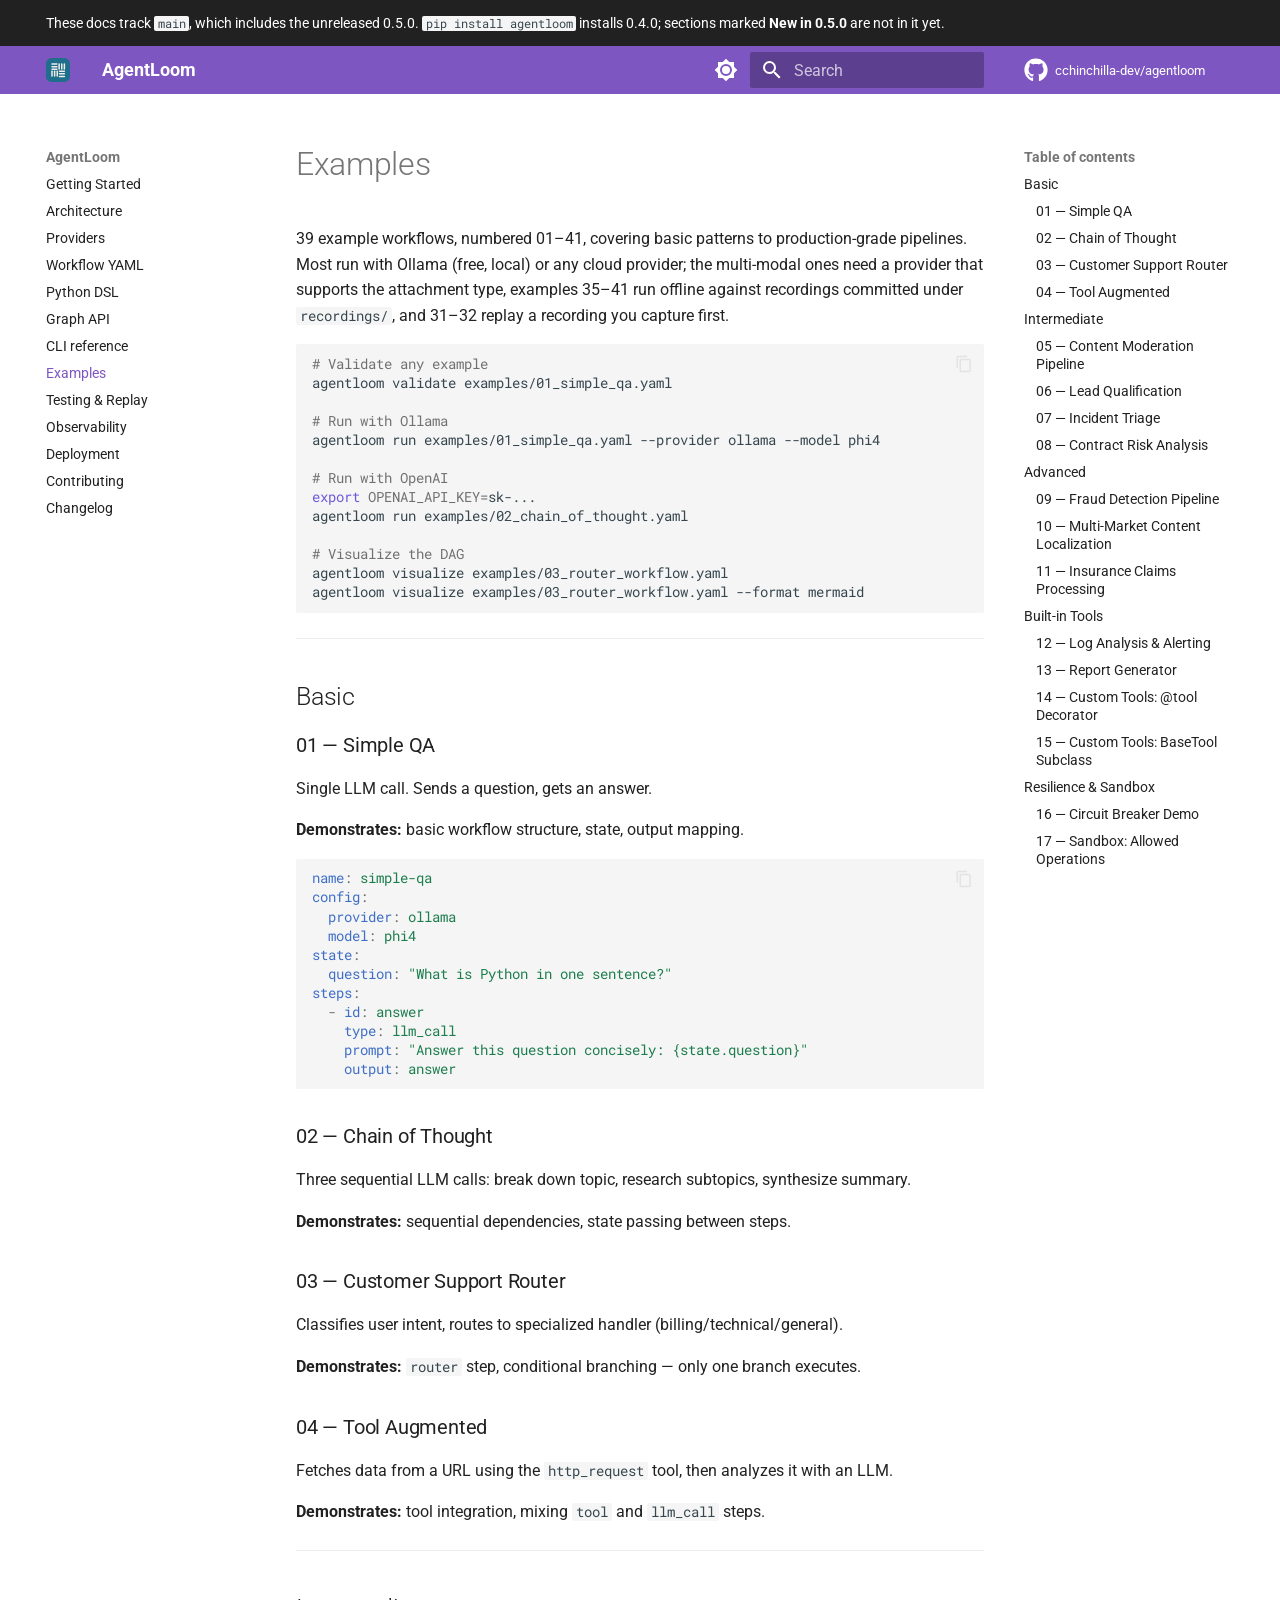
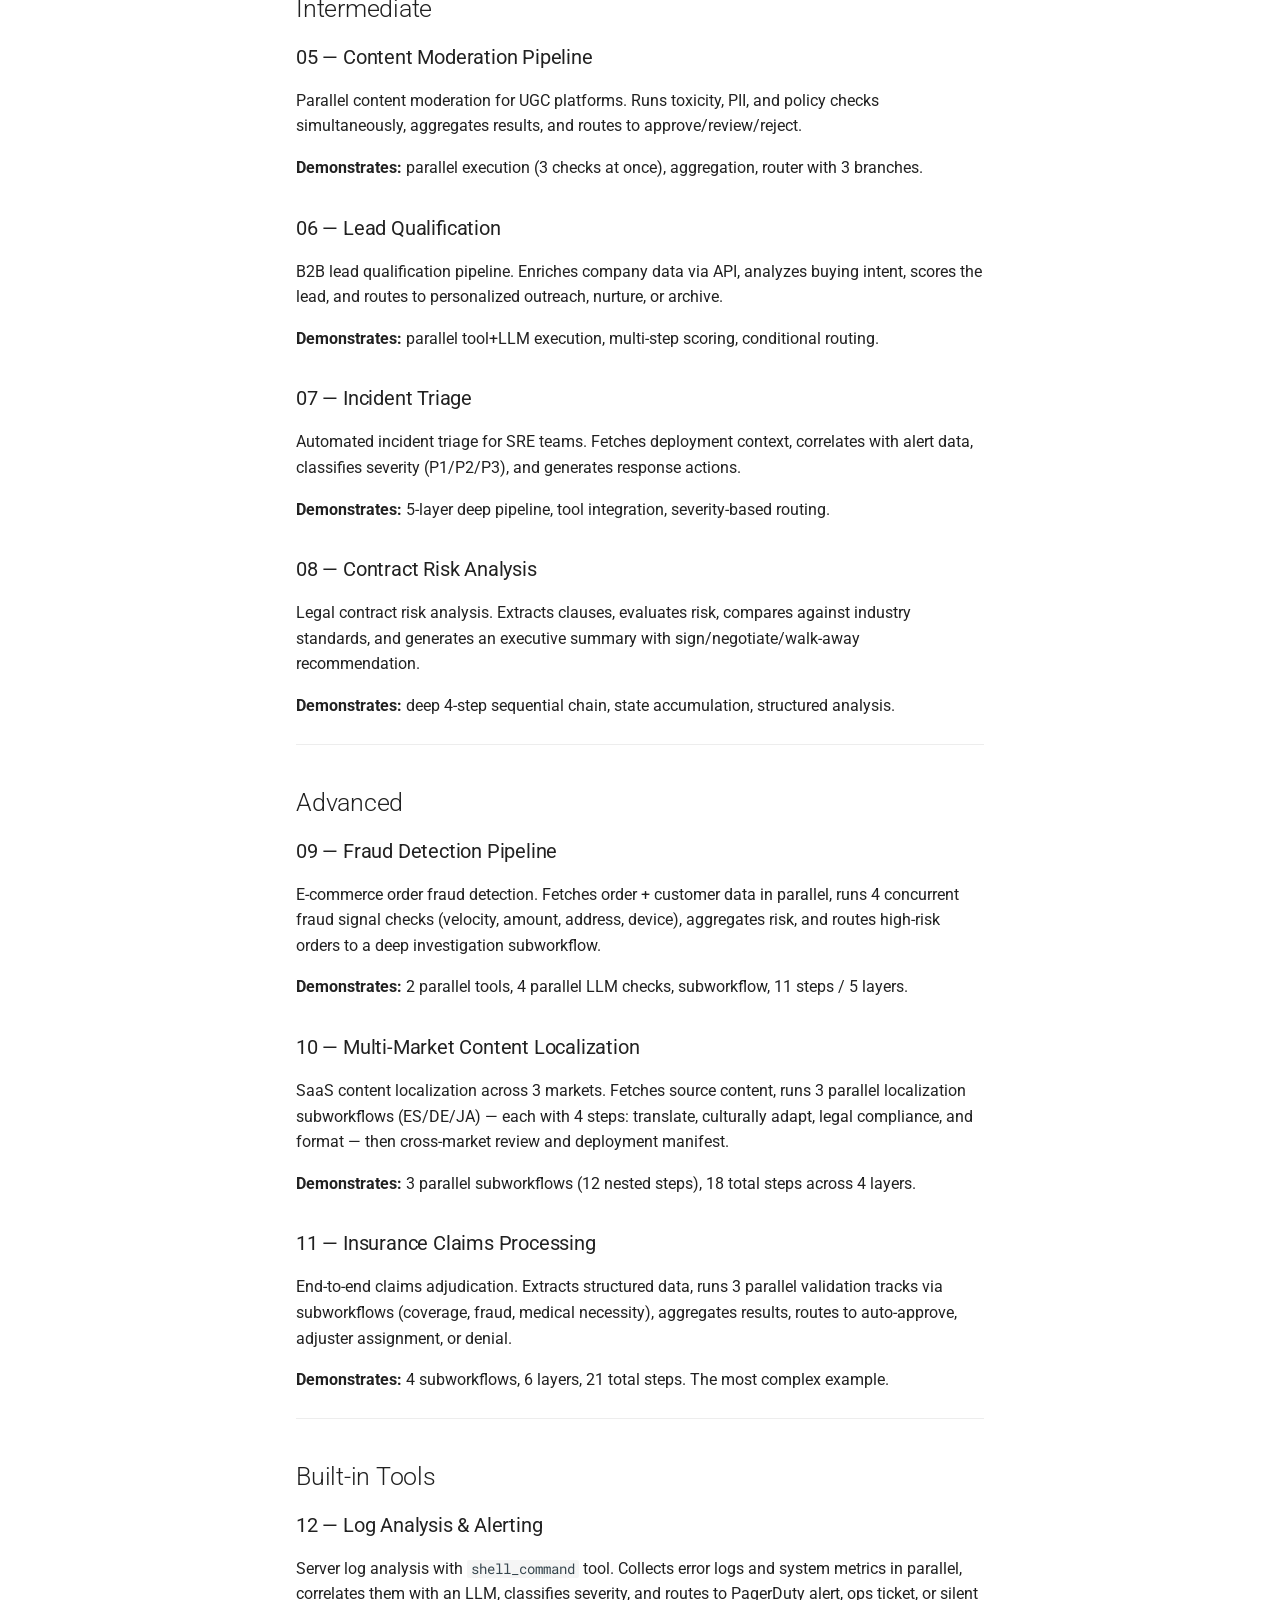
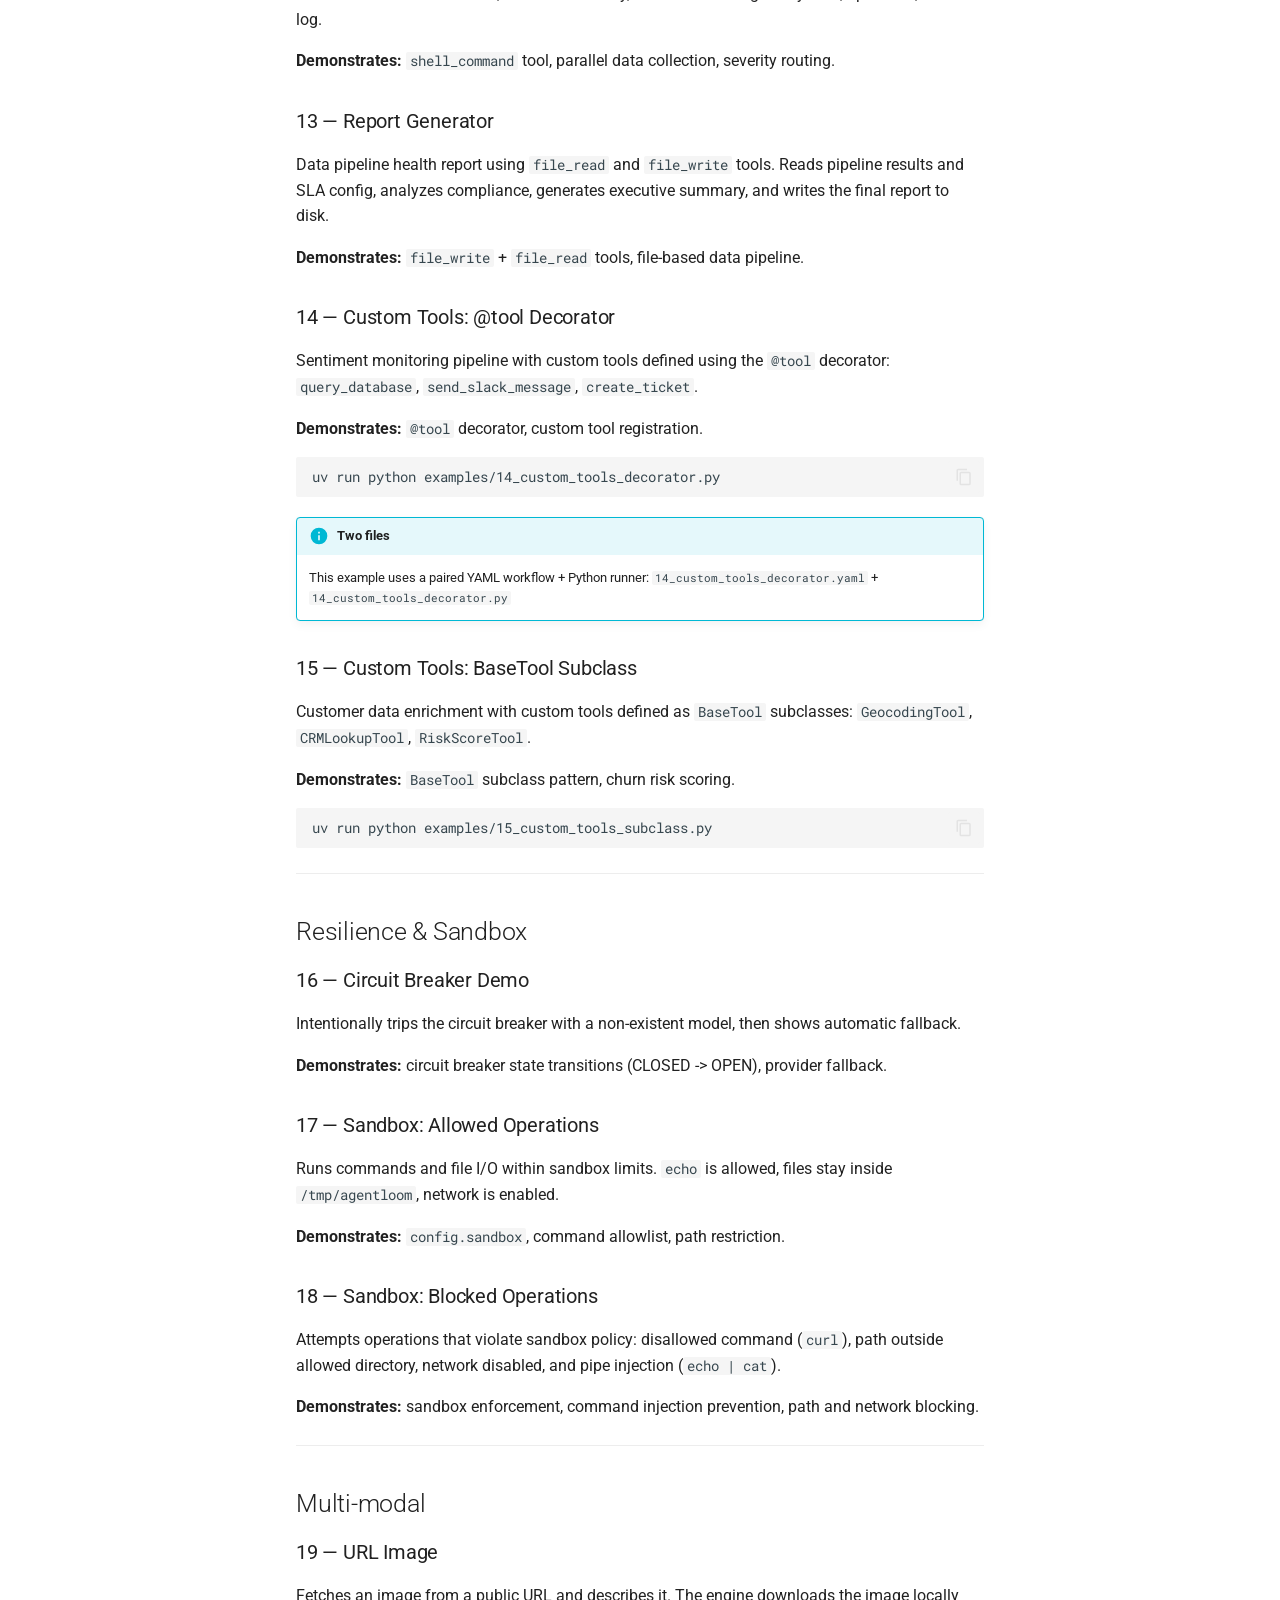
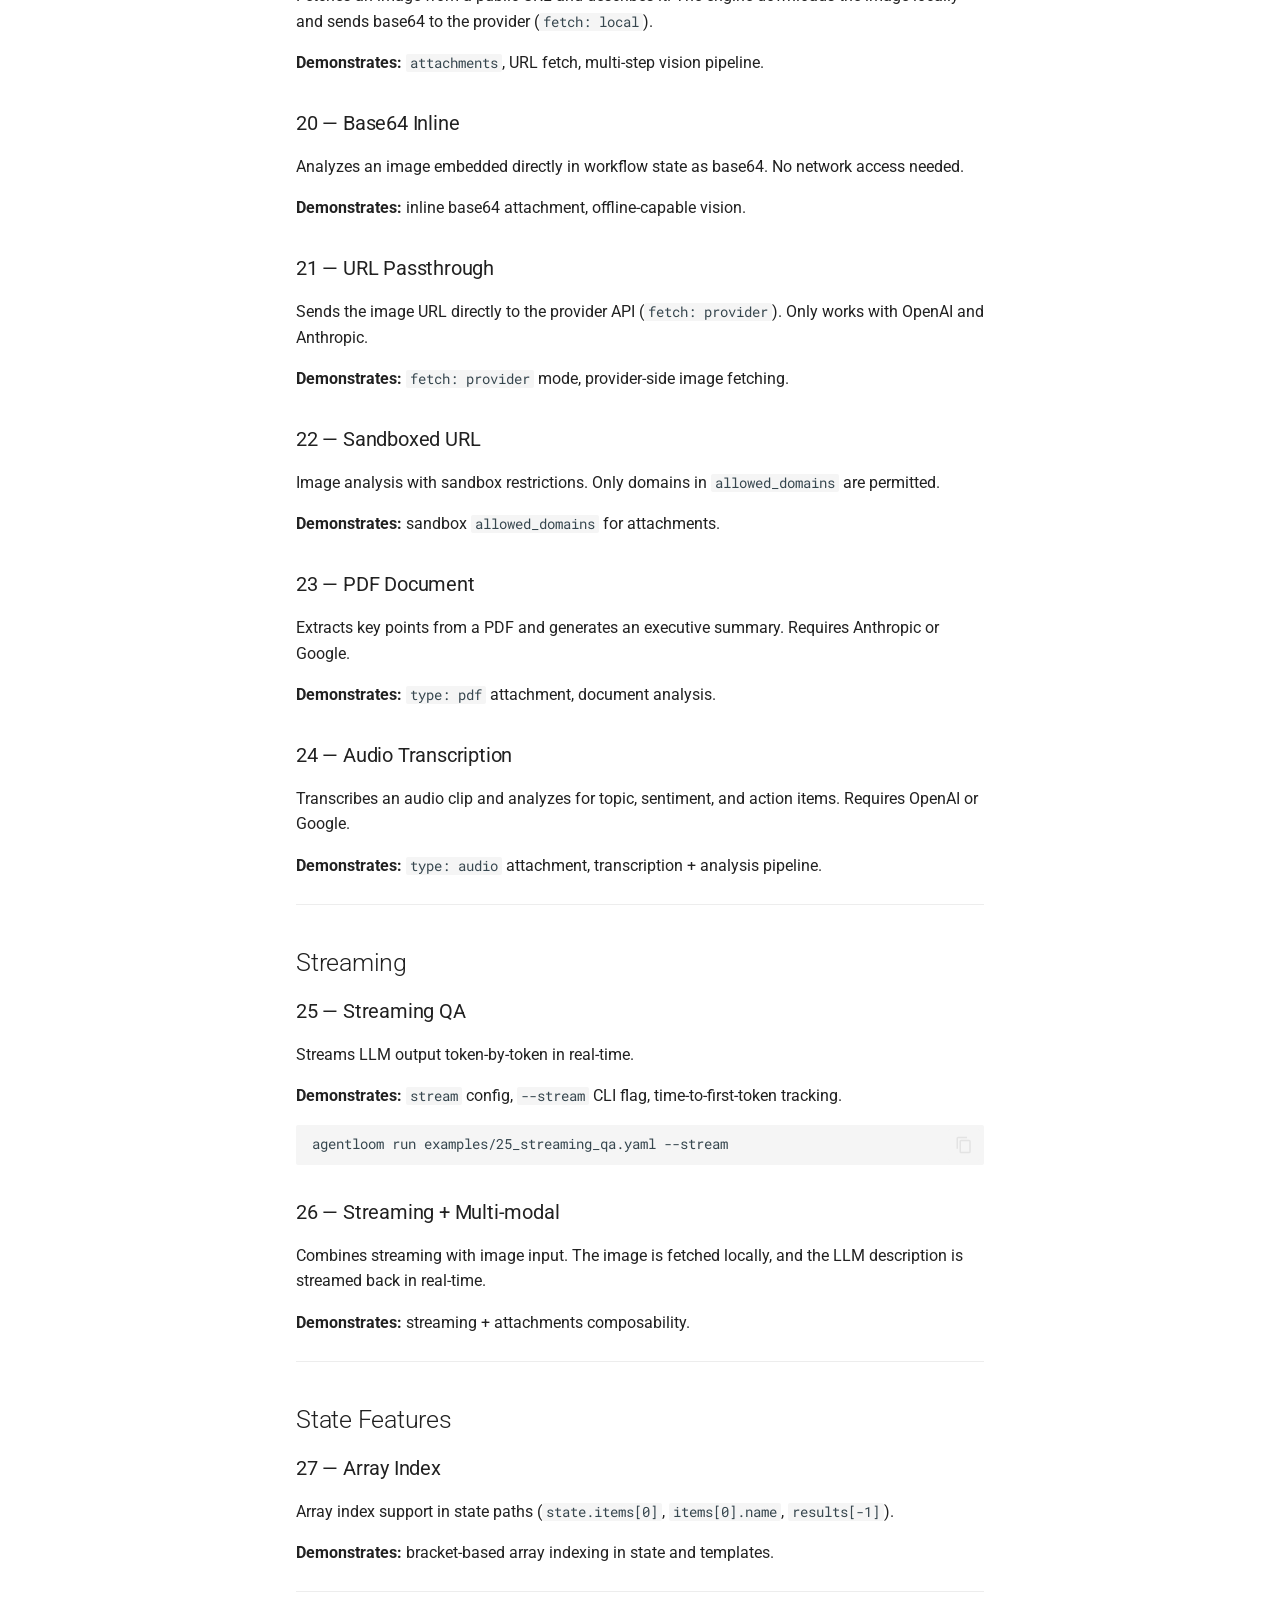
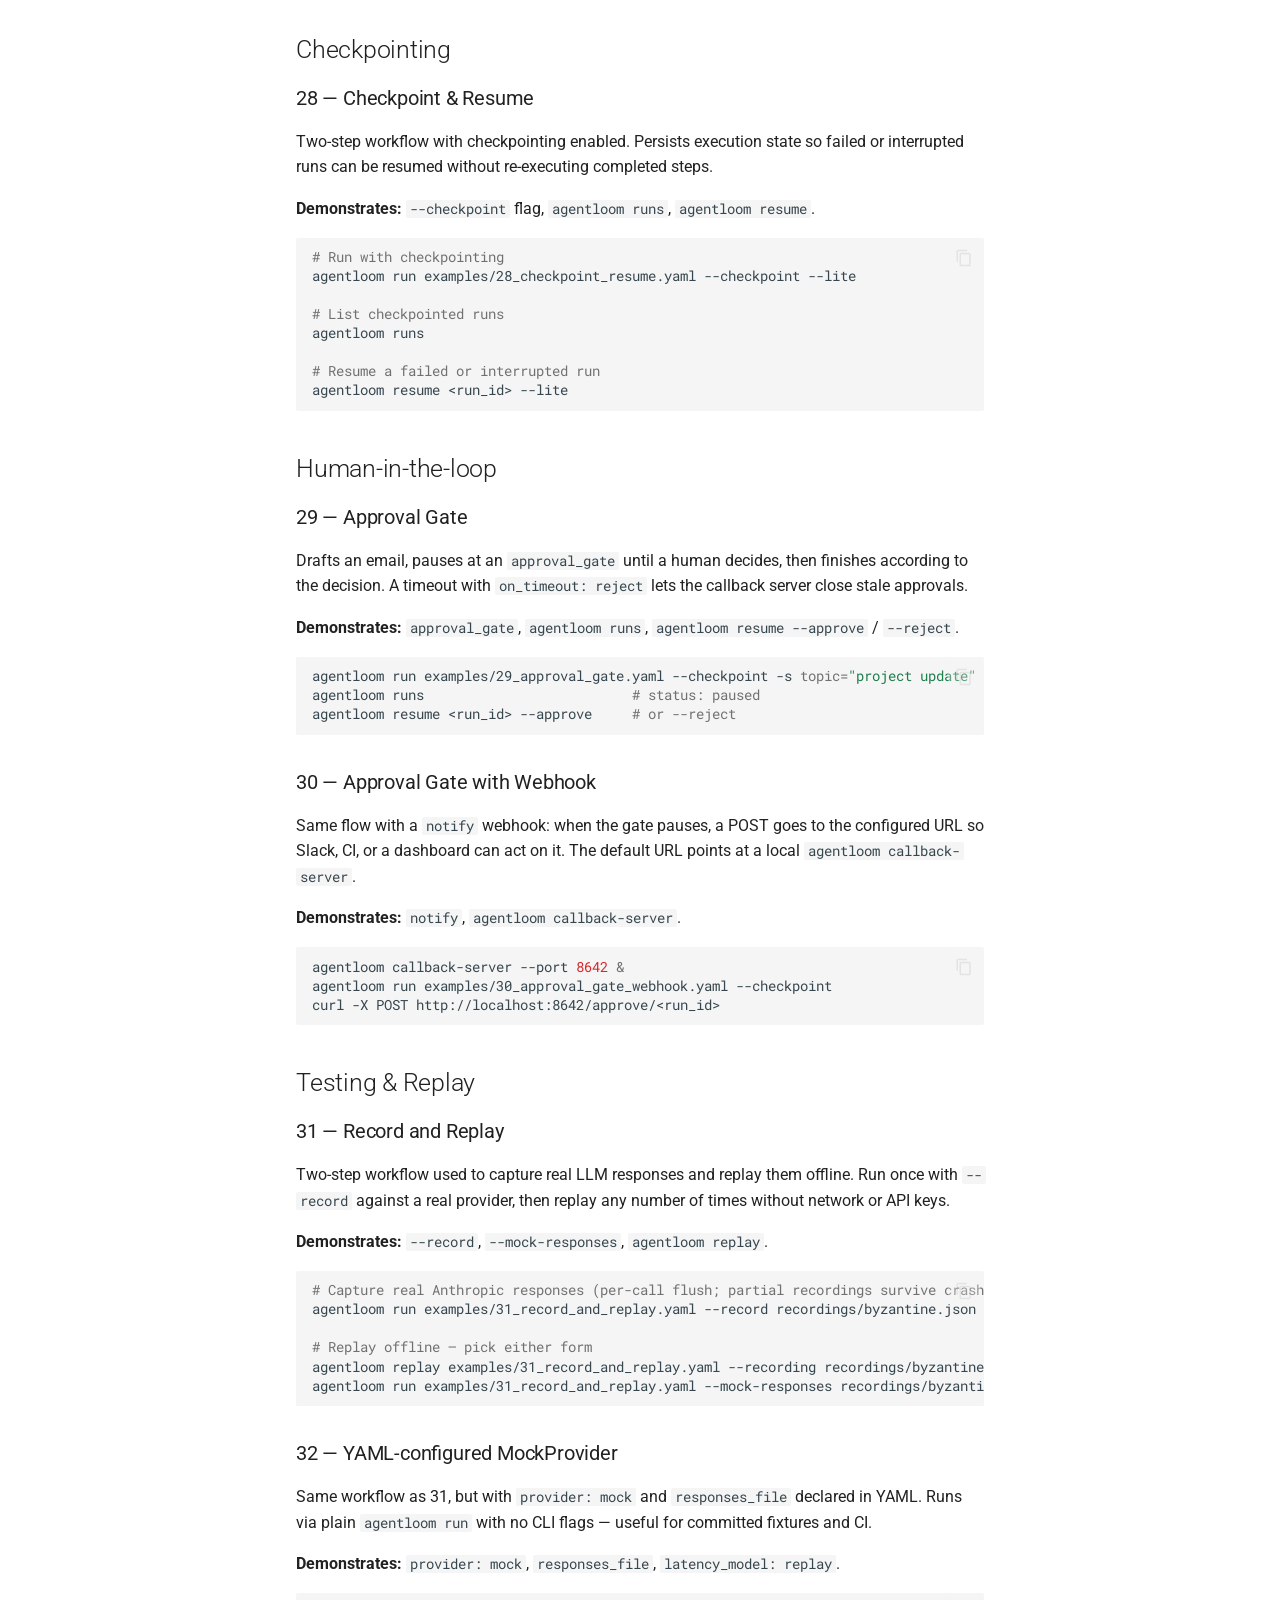
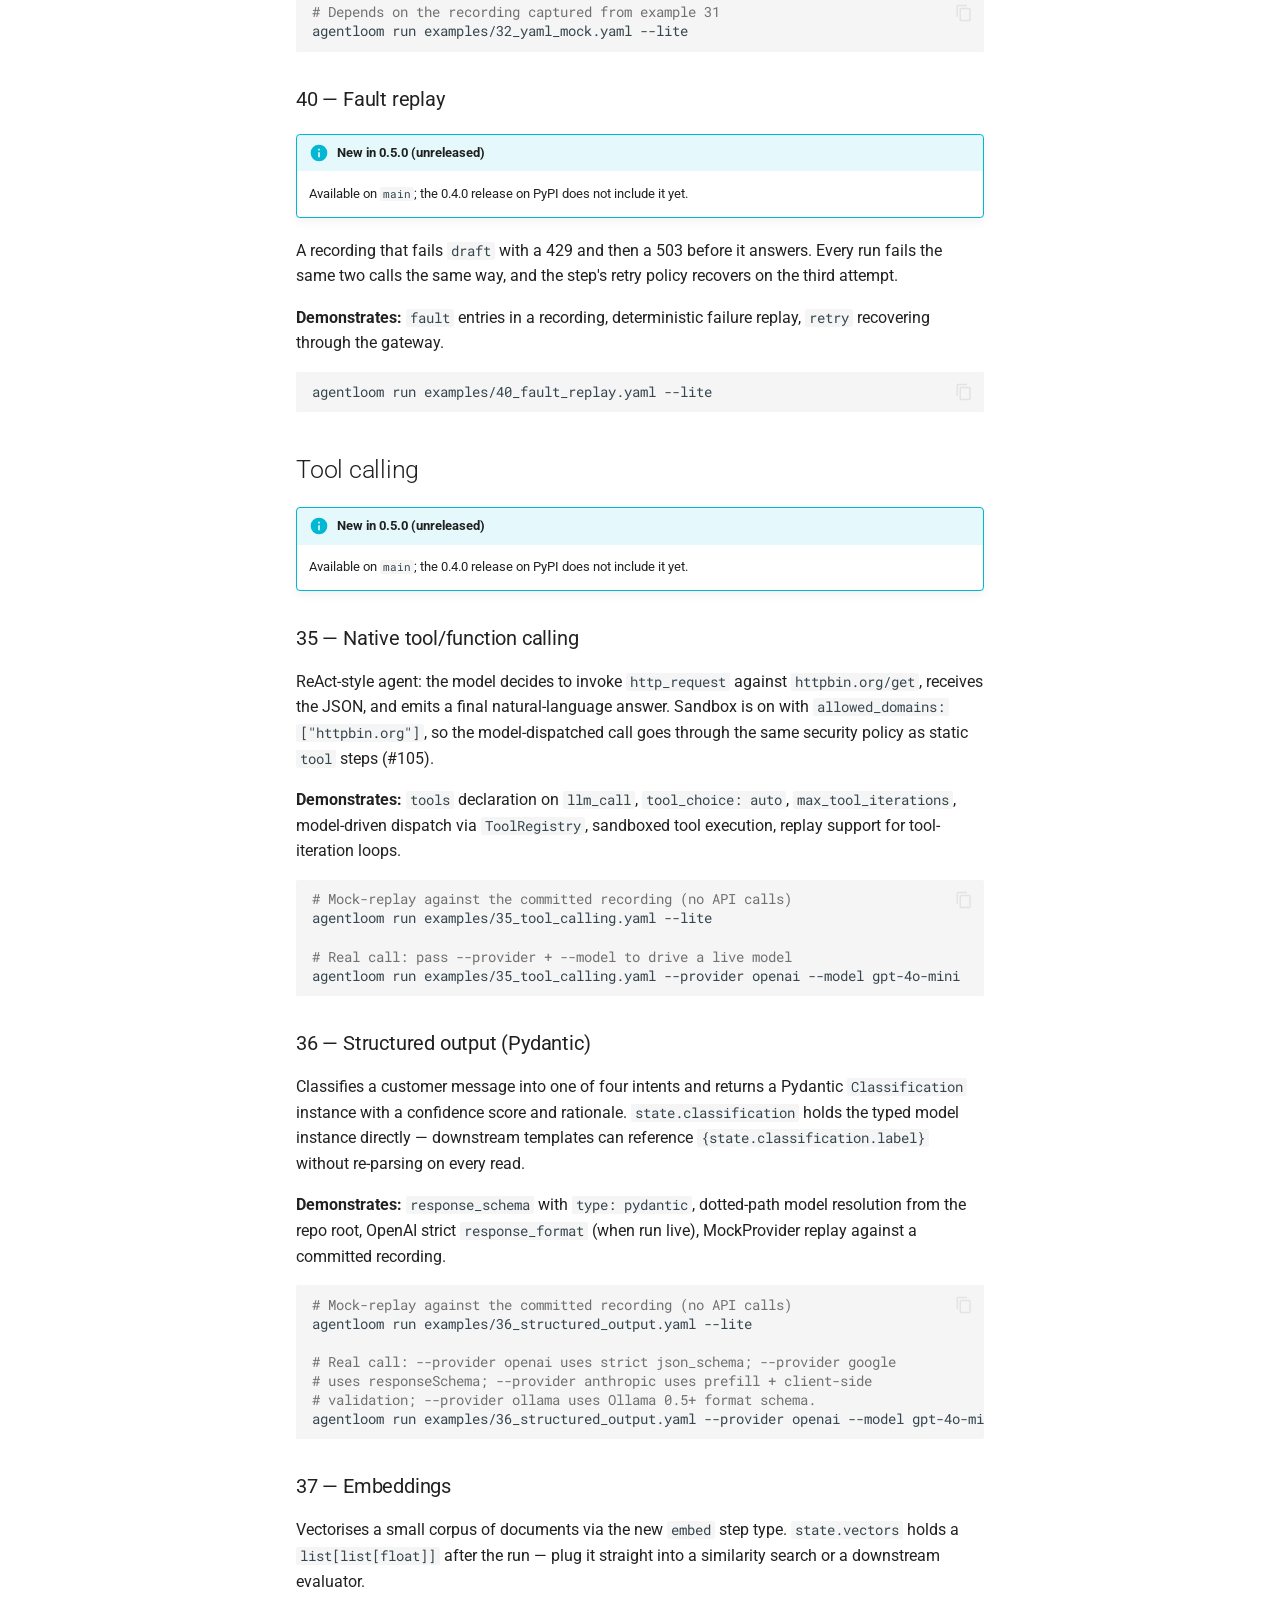
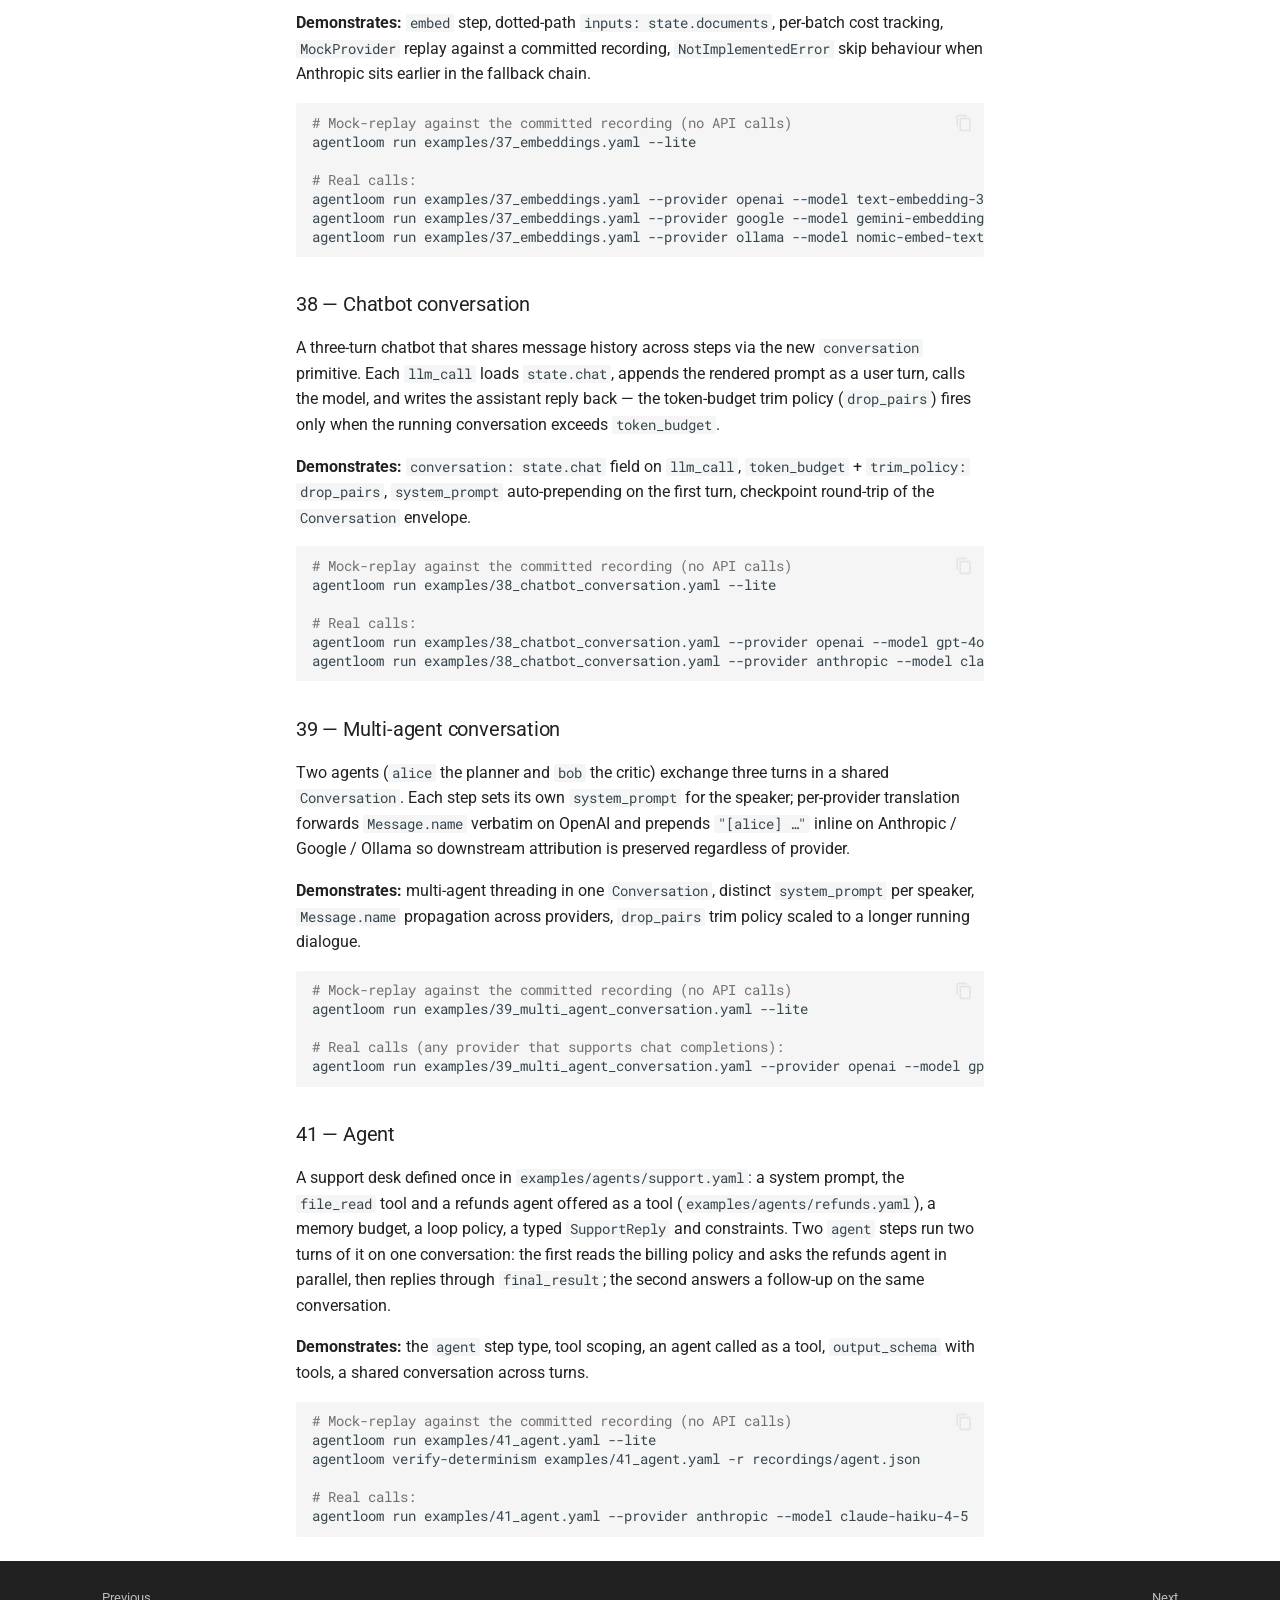
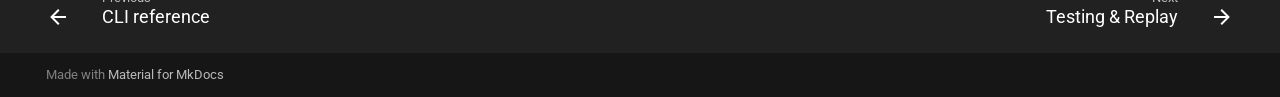
<file: examples/index.html>
<!doctype html>
<html lang="en" class="no-js">
  <head>
    
      <meta charset="utf-8">
      <meta name="viewport" content="width=device-width,initial-scale=1">
      
        <meta name="description" content="Deterministic LLM workflow orchestration with native observability, resilience, and cost control.">
      
      
      
        <link rel="canonical" href="https://cchinchilla-dev.github.io/agentloom/examples/">
      
      
        <link rel="prev" href="../cli/">
      
      
        <link rel="next" href="../testing-and-replay/">
      
      
        
      
      
      <link rel="icon" href="../images/logo.svg">
      <meta name="generator" content="mkdocs-1.6.1, mkdocs-material-9.7.6">
    
    
      
        <title>Examples - AgentLoom</title>
      
    
    
      <link rel="stylesheet" href="../assets/stylesheets/main.484c7ddc.min.css">
      
        
        <link rel="stylesheet" href="../assets/stylesheets/palette.ab4e12ef.min.css">
      
      


    
    
      
    
    
      
        
        
        <link rel="preconnect" href="https://fonts.gstatic.com" crossorigin>
        <link rel="stylesheet" href="https://fonts.googleapis.com/css?family=Roboto:300,300i,400,400i,700,700i%7CRoboto+Mono:400,400i,700,700i&display=fallback">
        <style>:root{--md-text-font:"Roboto";--md-code-font:"Roboto Mono"}</style>
      
    
    
      <link rel="stylesheet" href="../stylesheets/extra.css">
    
    <script>__md_scope=new URL("..",location),__md_hash=e=>[...e].reduce(((e,_)=>(e<<5)-e+_.charCodeAt(0)),0),__md_get=(e,_=localStorage,t=__md_scope)=>JSON.parse(_.getItem(t.pathname+"."+e)),__md_set=(e,_,t=localStorage,a=__md_scope)=>{try{t.setItem(a.pathname+"."+e,JSON.stringify(_))}catch(e){}}</script>
    
      

    
    
  </head>
  
  
    
    
      
    
    
    
    
    <body dir="ltr" data-md-color-scheme="default" data-md-color-primary="deep-purple" data-md-color-accent="amber">
  
    
    <input class="md-toggle" data-md-toggle="drawer" type="checkbox" id="__drawer" autocomplete="off">
    <input class="md-toggle" data-md-toggle="search" type="checkbox" id="__search" autocomplete="off">
    <label class="md-overlay" for="__drawer"></label>
    <div data-md-component="skip">
      
        
        <a href="#examples" class="md-skip">
          Skip to content
        </a>
      
    </div>
    <div data-md-component="announce">
      
        <aside class="md-banner">
          <div class="md-banner__inner md-grid md-typeset">
            
            
These docs track <code>main</code>, which includes the unreleased 0.5.0. <code>pip install agentloom</code> installs 0.4.0; sections marked <strong>New in 0.5.0</strong> are not in it yet.

          </div>
          
        </aside>
      
    </div>
    
    
      

  

<header class="md-header md-header--shadow" data-md-component="header">
  <nav class="md-header__inner md-grid" aria-label="Header">
    <a href=".." title="AgentLoom" class="md-header__button md-logo" aria-label="AgentLoom" data-md-component="logo">
      
  <img src="../images/logo.svg" alt="logo">

    </a>
    <label class="md-header__button md-icon" for="__drawer">
      
      <svg xmlns="http://www.w3.org/2000/svg" viewBox="0 0 24 24"><path d="M3 6h18v2H3zm0 5h18v2H3zm0 5h18v2H3z"/></svg>
    </label>
    <div class="md-header__title" data-md-component="header-title">
      <div class="md-header__ellipsis">
        <div class="md-header__topic">
          <span class="md-ellipsis">
            AgentLoom
          </span>
        </div>
        <div class="md-header__topic" data-md-component="header-topic">
          <span class="md-ellipsis">
            
              Examples
            
          </span>
        </div>
      </div>
    </div>
    
      
        <form class="md-header__option" data-md-component="palette">
  
    
    
    
    <input class="md-option" data-md-color-media="" data-md-color-scheme="default" data-md-color-primary="deep-purple" data-md-color-accent="amber"  aria-label="Switch to dark mode"  type="radio" name="__palette" id="__palette_0">
    
      <label class="md-header__button md-icon" title="Switch to dark mode" for="__palette_1" hidden>
        <svg xmlns="http://www.w3.org/2000/svg" viewBox="0 0 24 24"><path d="M12 8a4 4 0 0 0-4 4 4 4 0 0 0 4 4 4 4 0 0 0 4-4 4 4 0 0 0-4-4m0 10a6 6 0 0 1-6-6 6 6 0 0 1 6-6 6 6 0 0 1 6 6 6 6 0 0 1-6 6m8-9.31V4h-4.69L12 .69 8.69 4H4v4.69L.69 12 4 15.31V20h4.69L12 23.31 15.31 20H20v-4.69L23.31 12z"/></svg>
      </label>
    
  
    
    
    
    <input class="md-option" data-md-color-media="" data-md-color-scheme="slate" data-md-color-primary="deep-purple" data-md-color-accent="amber"  aria-label="Switch to light mode"  type="radio" name="__palette" id="__palette_1">
    
      <label class="md-header__button md-icon" title="Switch to light mode" for="__palette_0" hidden>
        <svg xmlns="http://www.w3.org/2000/svg" viewBox="0 0 24 24"><path d="M12 18c-.89 0-1.74-.2-2.5-.55C11.56 16.5 13 14.42 13 12s-1.44-4.5-3.5-5.45C10.26 6.2 11.11 6 12 6a6 6 0 0 1 6 6 6 6 0 0 1-6 6m8-9.31V4h-4.69L12 .69 8.69 4H4v4.69L.69 12 4 15.31V20h4.69L12 23.31 15.31 20H20v-4.69L23.31 12z"/></svg>
      </label>
    
  
</form>
      
    
    
      <script>var palette=__md_get("__palette");if(palette&&palette.color){if("(prefers-color-scheme)"===palette.color.media){var media=matchMedia("(prefers-color-scheme: light)"),input=document.querySelector(media.matches?"[data-md-color-media='(prefers-color-scheme: light)']":"[data-md-color-media='(prefers-color-scheme: dark)']");palette.color.media=input.getAttribute("data-md-color-media"),palette.color.scheme=input.getAttribute("data-md-color-scheme"),palette.color.primary=input.getAttribute("data-md-color-primary"),palette.color.accent=input.getAttribute("data-md-color-accent")}for(var[key,value]of Object.entries(palette.color))document.body.setAttribute("data-md-color-"+key,value)}</script>
    
    
    
      
      
        <label class="md-header__button md-icon" for="__search">
          
          <svg xmlns="http://www.w3.org/2000/svg" viewBox="0 0 24 24"><path d="M9.5 3A6.5 6.5 0 0 1 16 9.5c0 1.61-.59 3.09-1.56 4.23l.27.27h.79l5 5-1.5 1.5-5-5v-.79l-.27-.27A6.52 6.52 0 0 1 9.5 16 6.5 6.5 0 0 1 3 9.5 6.5 6.5 0 0 1 9.5 3m0 2C7 5 5 7 5 9.5S7 14 9.5 14 14 12 14 9.5 12 5 9.5 5"/></svg>
        </label>
        <div class="md-search" data-md-component="search" role="dialog">
  <label class="md-search__overlay" for="__search"></label>
  <div class="md-search__inner" role="search">
    <form class="md-search__form" name="search">
      <input type="text" class="md-search__input" name="query" aria-label="Search" placeholder="Search" autocapitalize="off" autocorrect="off" autocomplete="off" spellcheck="false" data-md-component="search-query" required>
      <label class="md-search__icon md-icon" for="__search">
        
        <svg xmlns="http://www.w3.org/2000/svg" viewBox="0 0 24 24"><path d="M9.5 3A6.5 6.5 0 0 1 16 9.5c0 1.61-.59 3.09-1.56 4.23l.27.27h.79l5 5-1.5 1.5-5-5v-.79l-.27-.27A6.52 6.52 0 0 1 9.5 16 6.5 6.5 0 0 1 3 9.5 6.5 6.5 0 0 1 9.5 3m0 2C7 5 5 7 5 9.5S7 14 9.5 14 14 12 14 9.5 12 5 9.5 5"/></svg>
        
        <svg xmlns="http://www.w3.org/2000/svg" viewBox="0 0 24 24"><path d="M20 11v2H8l5.5 5.5-1.42 1.42L4.16 12l7.92-7.92L13.5 5.5 8 11z"/></svg>
      </label>
      <nav class="md-search__options" aria-label="Search">
        
        <button type="reset" class="md-search__icon md-icon" title="Clear" aria-label="Clear" tabindex="-1">
          
          <svg xmlns="http://www.w3.org/2000/svg" viewBox="0 0 24 24"><path d="M19 6.41 17.59 5 12 10.59 6.41 5 5 6.41 10.59 12 5 17.59 6.41 19 12 13.41 17.59 19 19 17.59 13.41 12z"/></svg>
        </button>
      </nav>
      
        <div class="md-search__suggest" data-md-component="search-suggest"></div>
      
    </form>
    <div class="md-search__output">
      <div class="md-search__scrollwrap" tabindex="0" data-md-scrollfix>
        <div class="md-search-result" data-md-component="search-result">
          <div class="md-search-result__meta">
            Initializing search
          </div>
          <ol class="md-search-result__list" role="presentation"></ol>
        </div>
      </div>
    </div>
  </div>
</div>
      
    
    
      <div class="md-header__source">
        <a href="https://github.com/cchinchilla-dev/agentloom" title="Go to repository" class="md-source" data-md-component="source">
  <div class="md-source__icon md-icon">
    
    <svg xmlns="http://www.w3.org/2000/svg" viewBox="0 0 512 512"><!--! Font Awesome Free 7.1.0 by @fontawesome - https://fontawesome.com License - https://fontawesome.com/license/free (Icons: CC BY 4.0, Fonts: SIL OFL 1.1, Code: MIT License) Copyright 2025 Fonticons, Inc.--><path d="M173.9 397.4c0 2-2.3 3.6-5.2 3.6-3.3.3-5.6-1.3-5.6-3.6 0-2 2.3-3.6 5.2-3.6 3-.3 5.6 1.3 5.6 3.6m-31.1-4.5c-.7 2 1.3 4.3 4.3 4.9 2.6 1 5.6 0 6.2-2s-1.3-4.3-4.3-5.2c-2.6-.7-5.5.3-6.2 2.3m44.2-1.7c-2.9.7-4.9 2.6-4.6 4.9.3 2 2.9 3.3 5.9 2.6 2.9-.7 4.9-2.6 4.6-4.6-.3-1.9-3-3.2-5.9-2.9M252.8 8C114.1 8 8 113.3 8 252c0 110.9 69.8 205.8 169.5 239.2 12.8 2.3 17.3-5.6 17.3-12.1 0-6.2-.3-40.4-.3-61.4 0 0-70 15-84.7-29.8 0 0-11.4-29.1-27.8-36.6 0 0-22.9-15.7 1.6-15.4 0 0 24.9 2 38.6 25.8 21.9 38.6 58.6 27.5 72.9 20.9 2.3-16 8.8-27.1 16-33.7-55.9-6.2-112.3-14.3-112.3-110.5 0-27.5 7.6-41.3 23.6-58.9-2.6-6.5-11.1-33.3 2.6-67.9 20.9-6.5 69 27 69 27 20-5.6 41.5-8.5 62.8-8.5s42.8 2.9 62.8 8.5c0 0 48.1-33.6 69-27 13.7 34.7 5.2 61.4 2.6 67.9 16 17.7 25.8 31.5 25.8 58.9 0 96.5-58.9 104.2-114.8 110.5 9.2 7.9 17 22.9 17 46.4 0 33.7-.3 75.4-.3 83.6 0 6.5 4.6 14.4 17.3 12.1C436.2 457.8 504 362.9 504 252 504 113.3 391.5 8 252.8 8M105.2 352.9c-1.3 1-1 3.3.7 5.2 1.6 1.6 3.9 2.3 5.2 1 1.3-1 1-3.3-.7-5.2-1.6-1.6-3.9-2.3-5.2-1m-10.8-8.1c-.7 1.3.3 2.9 2.3 3.9 1.6 1 3.6.7 4.3-.7.7-1.3-.3-2.9-2.3-3.9-2-.6-3.6-.3-4.3.7m32.4 35.6c-1.6 1.3-1 4.3 1.3 6.2 2.3 2.3 5.2 2.6 6.5 1 1.3-1.3.7-4.3-1.3-6.2-2.2-2.3-5.2-2.6-6.5-1m-11.4-14.7c-1.6 1-1.6 3.6 0 5.9s4.3 3.3 5.6 2.3c1.6-1.3 1.6-3.9 0-6.2-1.4-2.3-4-3.3-5.6-2"/></svg>
  </div>
  <div class="md-source__repository">
    cchinchilla-dev/agentloom
  </div>
</a>
      </div>
    
  </nav>
  
</header>
    
    <div class="md-container" data-md-component="container">
      
      
        
          
        
      
      <main class="md-main" data-md-component="main">
        <div class="md-main__inner md-grid">
          
            
              
              <div class="md-sidebar md-sidebar--primary" data-md-component="sidebar" data-md-type="navigation" >
                <div class="md-sidebar__scrollwrap">
                  <div class="md-sidebar__inner">
                    



<nav class="md-nav md-nav--primary" aria-label="Navigation" data-md-level="0">
  <label class="md-nav__title" for="__drawer">
    <a href=".." title="AgentLoom" class="md-nav__button md-logo" aria-label="AgentLoom" data-md-component="logo">
      
  <img src="../images/logo.svg" alt="logo">

    </a>
    AgentLoom
  </label>
  
    <div class="md-nav__source">
      <a href="https://github.com/cchinchilla-dev/agentloom" title="Go to repository" class="md-source" data-md-component="source">
  <div class="md-source__icon md-icon">
    
    <svg xmlns="http://www.w3.org/2000/svg" viewBox="0 0 512 512"><!--! Font Awesome Free 7.1.0 by @fontawesome - https://fontawesome.com License - https://fontawesome.com/license/free (Icons: CC BY 4.0, Fonts: SIL OFL 1.1, Code: MIT License) Copyright 2025 Fonticons, Inc.--><path d="M173.9 397.4c0 2-2.3 3.6-5.2 3.6-3.3.3-5.6-1.3-5.6-3.6 0-2 2.3-3.6 5.2-3.6 3-.3 5.6 1.3 5.6 3.6m-31.1-4.5c-.7 2 1.3 4.3 4.3 4.9 2.6 1 5.6 0 6.2-2s-1.3-4.3-4.3-5.2c-2.6-.7-5.5.3-6.2 2.3m44.2-1.7c-2.9.7-4.9 2.6-4.6 4.9.3 2 2.9 3.3 5.9 2.6 2.9-.7 4.9-2.6 4.6-4.6-.3-1.9-3-3.2-5.9-2.9M252.8 8C114.1 8 8 113.3 8 252c0 110.9 69.8 205.8 169.5 239.2 12.8 2.3 17.3-5.6 17.3-12.1 0-6.2-.3-40.4-.3-61.4 0 0-70 15-84.7-29.8 0 0-11.4-29.1-27.8-36.6 0 0-22.9-15.7 1.6-15.4 0 0 24.9 2 38.6 25.8 21.9 38.6 58.6 27.5 72.9 20.9 2.3-16 8.8-27.1 16-33.7-55.9-6.2-112.3-14.3-112.3-110.5 0-27.5 7.6-41.3 23.6-58.9-2.6-6.5-11.1-33.3 2.6-67.9 20.9-6.5 69 27 69 27 20-5.6 41.5-8.5 62.8-8.5s42.8 2.9 62.8 8.5c0 0 48.1-33.6 69-27 13.7 34.7 5.2 61.4 2.6 67.9 16 17.7 25.8 31.5 25.8 58.9 0 96.5-58.9 104.2-114.8 110.5 9.2 7.9 17 22.9 17 46.4 0 33.7-.3 75.4-.3 83.6 0 6.5 4.6 14.4 17.3 12.1C436.2 457.8 504 362.9 504 252 504 113.3 391.5 8 252.8 8M105.2 352.9c-1.3 1-1 3.3.7 5.2 1.6 1.6 3.9 2.3 5.2 1 1.3-1 1-3.3-.7-5.2-1.6-1.6-3.9-2.3-5.2-1m-10.8-8.1c-.7 1.3.3 2.9 2.3 3.9 1.6 1 3.6.7 4.3-.7.7-1.3-.3-2.9-2.3-3.9-2-.6-3.6-.3-4.3.7m32.4 35.6c-1.6 1.3-1 4.3 1.3 6.2 2.3 2.3 5.2 2.6 6.5 1 1.3-1.3.7-4.3-1.3-6.2-2.2-2.3-5.2-2.6-6.5-1m-11.4-14.7c-1.6 1-1.6 3.6 0 5.9s4.3 3.3 5.6 2.3c1.6-1.3 1.6-3.9 0-6.2-1.4-2.3-4-3.3-5.6-2"/></svg>
  </div>
  <div class="md-source__repository">
    cchinchilla-dev/agentloom
  </div>
</a>
    </div>
  
  <ul class="md-nav__list" data-md-scrollfix>
    
      
      
  
  
  
  
    <li class="md-nav__item">
      <a href=".." class="md-nav__link">
        
  
  
  <span class="md-ellipsis">
    
  
    Getting Started
  

    
  </span>
  
  

      </a>
    </li>
  

    
      
      
  
  
  
  
    <li class="md-nav__item">
      <a href="../architecture/" class="md-nav__link">
        
  
  
  <span class="md-ellipsis">
    
  
    Architecture
  

    
  </span>
  
  

      </a>
    </li>
  

    
      
      
  
  
  
  
    <li class="md-nav__item">
      <a href="../providers/" class="md-nav__link">
        
  
  
  <span class="md-ellipsis">
    
  
    Providers
  

    
  </span>
  
  

      </a>
    </li>
  

    
      
      
  
  
  
  
    <li class="md-nav__item">
      <a href="../workflow-yaml/" class="md-nav__link">
        
  
  
  <span class="md-ellipsis">
    
  
    Workflow YAML
  

    
  </span>
  
  

      </a>
    </li>
  

    
      
      
  
  
  
  
    <li class="md-nav__item">
      <a href="../python-dsl/" class="md-nav__link">
        
  
  
  <span class="md-ellipsis">
    
  
    Python DSL
  

    
  </span>
  
  

      </a>
    </li>
  

    
      
      
  
  
  
  
    <li class="md-nav__item">
      <a href="../graph-api/" class="md-nav__link">
        
  
  
  <span class="md-ellipsis">
    
  
    Graph API
  

    
  </span>
  
  

      </a>
    </li>
  

    
      
      
  
  
  
  
    <li class="md-nav__item">
      <a href="../cli/" class="md-nav__link">
        
  
  
  <span class="md-ellipsis">
    
  
    CLI reference
  

    
  </span>
  
  

      </a>
    </li>
  

    
      
      
  
  
    
  
  
  
    <li class="md-nav__item md-nav__item--active">
      
      <input class="md-nav__toggle md-toggle" type="checkbox" id="__toc">
      
      
        
      
      
        <label class="md-nav__link md-nav__link--active" for="__toc">
          
  
  
  <span class="md-ellipsis">
    
  
    Examples
  

    
  </span>
  
  

          <span class="md-nav__icon md-icon"></span>
        </label>
      
      <a href="./" class="md-nav__link md-nav__link--active">
        
  
  
  <span class="md-ellipsis">
    
  
    Examples
  

    
  </span>
  
  

      </a>
      
        

<nav class="md-nav md-nav--secondary" aria-label="Table of contents">
  
  
  
    
  
  
    <label class="md-nav__title" for="__toc">
      <span class="md-nav__icon md-icon"></span>
      Table of contents
    </label>
    <ul class="md-nav__list" data-md-component="toc" data-md-scrollfix>
      
        <li class="md-nav__item">
  <a href="#basic" class="md-nav__link">
    <span class="md-ellipsis">
      
        Basic
      
    </span>
  </a>
  
    <nav class="md-nav" aria-label="Basic">
      <ul class="md-nav__list">
        
          <li class="md-nav__item">
  <a href="#01-simple-qa" class="md-nav__link">
    <span class="md-ellipsis">
      
        01 — Simple QA
      
    </span>
  </a>
  
</li>
        
          <li class="md-nav__item">
  <a href="#02-chain-of-thought" class="md-nav__link">
    <span class="md-ellipsis">
      
        02 — Chain of Thought
      
    </span>
  </a>
  
</li>
        
          <li class="md-nav__item">
  <a href="#03-customer-support-router" class="md-nav__link">
    <span class="md-ellipsis">
      
        03 — Customer Support Router
      
    </span>
  </a>
  
</li>
        
          <li class="md-nav__item">
  <a href="#04-tool-augmented" class="md-nav__link">
    <span class="md-ellipsis">
      
        04 — Tool Augmented
      
    </span>
  </a>
  
</li>
        
      </ul>
    </nav>
  
</li>
      
        <li class="md-nav__item">
  <a href="#intermediate" class="md-nav__link">
    <span class="md-ellipsis">
      
        Intermediate
      
    </span>
  </a>
  
    <nav class="md-nav" aria-label="Intermediate">
      <ul class="md-nav__list">
        
          <li class="md-nav__item">
  <a href="#05-content-moderation-pipeline" class="md-nav__link">
    <span class="md-ellipsis">
      
        05 — Content Moderation Pipeline
      
    </span>
  </a>
  
</li>
        
          <li class="md-nav__item">
  <a href="#06-lead-qualification" class="md-nav__link">
    <span class="md-ellipsis">
      
        06 — Lead Qualification
      
    </span>
  </a>
  
</li>
        
          <li class="md-nav__item">
  <a href="#07-incident-triage" class="md-nav__link">
    <span class="md-ellipsis">
      
        07 — Incident Triage
      
    </span>
  </a>
  
</li>
        
          <li class="md-nav__item">
  <a href="#08-contract-risk-analysis" class="md-nav__link">
    <span class="md-ellipsis">
      
        08 — Contract Risk Analysis
      
    </span>
  </a>
  
</li>
        
      </ul>
    </nav>
  
</li>
      
        <li class="md-nav__item">
  <a href="#advanced" class="md-nav__link">
    <span class="md-ellipsis">
      
        Advanced
      
    </span>
  </a>
  
    <nav class="md-nav" aria-label="Advanced">
      <ul class="md-nav__list">
        
          <li class="md-nav__item">
  <a href="#09-fraud-detection-pipeline" class="md-nav__link">
    <span class="md-ellipsis">
      
        09 — Fraud Detection Pipeline
      
    </span>
  </a>
  
</li>
        
          <li class="md-nav__item">
  <a href="#10-multi-market-content-localization" class="md-nav__link">
    <span class="md-ellipsis">
      
        10 — Multi-Market Content Localization
      
    </span>
  </a>
  
</li>
        
          <li class="md-nav__item">
  <a href="#11-insurance-claims-processing" class="md-nav__link">
    <span class="md-ellipsis">
      
        11 — Insurance Claims Processing
      
    </span>
  </a>
  
</li>
        
      </ul>
    </nav>
  
</li>
      
        <li class="md-nav__item">
  <a href="#built-in-tools" class="md-nav__link">
    <span class="md-ellipsis">
      
        Built-in Tools
      
    </span>
  </a>
  
    <nav class="md-nav" aria-label="Built-in Tools">
      <ul class="md-nav__list">
        
          <li class="md-nav__item">
  <a href="#12-log-analysis-alerting" class="md-nav__link">
    <span class="md-ellipsis">
      
        12 — Log Analysis &amp; Alerting
      
    </span>
  </a>
  
</li>
        
          <li class="md-nav__item">
  <a href="#13-report-generator" class="md-nav__link">
    <span class="md-ellipsis">
      
        13 — Report Generator
      
    </span>
  </a>
  
</li>
        
          <li class="md-nav__item">
  <a href="#14-custom-tools-tool-decorator" class="md-nav__link">
    <span class="md-ellipsis">
      
        14 — Custom Tools: @tool Decorator
      
    </span>
  </a>
  
</li>
        
          <li class="md-nav__item">
  <a href="#15-custom-tools-basetool-subclass" class="md-nav__link">
    <span class="md-ellipsis">
      
        15 — Custom Tools: BaseTool Subclass
      
    </span>
  </a>
  
</li>
        
      </ul>
    </nav>
  
</li>
      
        <li class="md-nav__item">
  <a href="#resilience-sandbox" class="md-nav__link">
    <span class="md-ellipsis">
      
        Resilience &amp; Sandbox
      
    </span>
  </a>
  
    <nav class="md-nav" aria-label="Resilience &amp; Sandbox">
      <ul class="md-nav__list">
        
          <li class="md-nav__item">
  <a href="#16-circuit-breaker-demo" class="md-nav__link">
    <span class="md-ellipsis">
      
        16 — Circuit Breaker Demo
      
    </span>
  </a>
  
</li>
        
          <li class="md-nav__item">
  <a href="#17-sandbox-allowed-operations" class="md-nav__link">
    <span class="md-ellipsis">
      
        17 — Sandbox: Allowed Operations
      
    </span>
  </a>
  
</li>
        
          <li class="md-nav__item">
  <a href="#18-sandbox-blocked-operations" class="md-nav__link">
    <span class="md-ellipsis">
      
        18 — Sandbox: Blocked Operations
      
    </span>
  </a>
  
</li>
        
      </ul>
    </nav>
  
</li>
      
        <li class="md-nav__item">
  <a href="#multi-modal" class="md-nav__link">
    <span class="md-ellipsis">
      
        Multi-modal
      
    </span>
  </a>
  
    <nav class="md-nav" aria-label="Multi-modal">
      <ul class="md-nav__list">
        
          <li class="md-nav__item">
  <a href="#19-url-image" class="md-nav__link">
    <span class="md-ellipsis">
      
        19 — URL Image
      
    </span>
  </a>
  
</li>
        
          <li class="md-nav__item">
  <a href="#20-base64-inline" class="md-nav__link">
    <span class="md-ellipsis">
      
        20 — Base64 Inline
      
    </span>
  </a>
  
</li>
        
          <li class="md-nav__item">
  <a href="#21-url-passthrough" class="md-nav__link">
    <span class="md-ellipsis">
      
        21 — URL Passthrough
      
    </span>
  </a>
  
</li>
        
          <li class="md-nav__item">
  <a href="#22-sandboxed-url" class="md-nav__link">
    <span class="md-ellipsis">
      
        22 — Sandboxed URL
      
    </span>
  </a>
  
</li>
        
          <li class="md-nav__item">
  <a href="#23-pdf-document" class="md-nav__link">
    <span class="md-ellipsis">
      
        23 — PDF Document
      
    </span>
  </a>
  
</li>
        
          <li class="md-nav__item">
  <a href="#24-audio-transcription" class="md-nav__link">
    <span class="md-ellipsis">
      
        24 — Audio Transcription
      
    </span>
  </a>
  
</li>
        
      </ul>
    </nav>
  
</li>
      
        <li class="md-nav__item">
  <a href="#streaming" class="md-nav__link">
    <span class="md-ellipsis">
      
        Streaming
      
    </span>
  </a>
  
    <nav class="md-nav" aria-label="Streaming">
      <ul class="md-nav__list">
        
          <li class="md-nav__item">
  <a href="#25-streaming-qa" class="md-nav__link">
    <span class="md-ellipsis">
      
        25 — Streaming QA
      
    </span>
  </a>
  
</li>
        
          <li class="md-nav__item">
  <a href="#26-streaming-multi-modal" class="md-nav__link">
    <span class="md-ellipsis">
      
        26 — Streaming + Multi-modal
      
    </span>
  </a>
  
</li>
        
      </ul>
    </nav>
  
</li>
      
        <li class="md-nav__item">
  <a href="#state-features" class="md-nav__link">
    <span class="md-ellipsis">
      
        State Features
      
    </span>
  </a>
  
    <nav class="md-nav" aria-label="State Features">
      <ul class="md-nav__list">
        
          <li class="md-nav__item">
  <a href="#27-array-index" class="md-nav__link">
    <span class="md-ellipsis">
      
        27 — Array Index
      
    </span>
  </a>
  
</li>
        
      </ul>
    </nav>
  
</li>
      
        <li class="md-nav__item">
  <a href="#checkpointing" class="md-nav__link">
    <span class="md-ellipsis">
      
        Checkpointing
      
    </span>
  </a>
  
    <nav class="md-nav" aria-label="Checkpointing">
      <ul class="md-nav__list">
        
          <li class="md-nav__item">
  <a href="#28-checkpoint-resume" class="md-nav__link">
    <span class="md-ellipsis">
      
        28 — Checkpoint &amp; Resume
      
    </span>
  </a>
  
</li>
        
      </ul>
    </nav>
  
</li>
      
        <li class="md-nav__item">
  <a href="#human-in-the-loop" class="md-nav__link">
    <span class="md-ellipsis">
      
        Human-in-the-loop
      
    </span>
  </a>
  
    <nav class="md-nav" aria-label="Human-in-the-loop">
      <ul class="md-nav__list">
        
          <li class="md-nav__item">
  <a href="#29-approval-gate" class="md-nav__link">
    <span class="md-ellipsis">
      
        29 — Approval Gate
      
    </span>
  </a>
  
</li>
        
          <li class="md-nav__item">
  <a href="#30-approval-gate-with-webhook" class="md-nav__link">
    <span class="md-ellipsis">
      
        30 — Approval Gate with Webhook
      
    </span>
  </a>
  
</li>
        
      </ul>
    </nav>
  
</li>
      
        <li class="md-nav__item">
  <a href="#testing-replay" class="md-nav__link">
    <span class="md-ellipsis">
      
        Testing &amp; Replay
      
    </span>
  </a>
  
    <nav class="md-nav" aria-label="Testing &amp; Replay">
      <ul class="md-nav__list">
        
          <li class="md-nav__item">
  <a href="#31-record-and-replay" class="md-nav__link">
    <span class="md-ellipsis">
      
        31 — Record and Replay
      
    </span>
  </a>
  
</li>
        
          <li class="md-nav__item">
  <a href="#32-yaml-configured-mockprovider" class="md-nav__link">
    <span class="md-ellipsis">
      
        32 — YAML-configured MockProvider
      
    </span>
  </a>
  
</li>
        
          <li class="md-nav__item">
  <a href="#40-fault-replay" class="md-nav__link">
    <span class="md-ellipsis">
      
        40 — Fault replay
      
    </span>
  </a>
  
</li>
        
      </ul>
    </nav>
  
</li>
      
        <li class="md-nav__item">
  <a href="#tool-calling" class="md-nav__link">
    <span class="md-ellipsis">
      
        Tool calling
      
    </span>
  </a>
  
    <nav class="md-nav" aria-label="Tool calling">
      <ul class="md-nav__list">
        
          <li class="md-nav__item">
  <a href="#35-native-toolfunction-calling" class="md-nav__link">
    <span class="md-ellipsis">
      
        35 — Native tool/function calling
      
    </span>
  </a>
  
</li>
        
          <li class="md-nav__item">
  <a href="#36-structured-output-pydantic" class="md-nav__link">
    <span class="md-ellipsis">
      
        36 — Structured output (Pydantic)
      
    </span>
  </a>
  
</li>
        
          <li class="md-nav__item">
  <a href="#37-embeddings" class="md-nav__link">
    <span class="md-ellipsis">
      
        37 — Embeddings
      
    </span>
  </a>
  
</li>
        
          <li class="md-nav__item">
  <a href="#38-chatbot-conversation" class="md-nav__link">
    <span class="md-ellipsis">
      
        38 — Chatbot conversation
      
    </span>
  </a>
  
</li>
        
          <li class="md-nav__item">
  <a href="#39-multi-agent-conversation" class="md-nav__link">
    <span class="md-ellipsis">
      
        39 — Multi-agent conversation
      
    </span>
  </a>
  
</li>
        
          <li class="md-nav__item">
  <a href="#41-agent" class="md-nav__link">
    <span class="md-ellipsis">
      
        41 — Agent
      
    </span>
  </a>
  
</li>
        
      </ul>
    </nav>
  
</li>
      
    </ul>
  
</nav>
      
    </li>
  

    
      
      
  
  
  
  
    <li class="md-nav__item">
      <a href="../testing-and-replay/" class="md-nav__link">
        
  
  
  <span class="md-ellipsis">
    
  
    Testing & Replay
  

    
  </span>
  
  

      </a>
    </li>
  

    
      
      
  
  
  
  
    <li class="md-nav__item">
      <a href="../observability/" class="md-nav__link">
        
  
  
  <span class="md-ellipsis">
    
  
    Observability
  

    
  </span>
  
  

      </a>
    </li>
  

    
      
      
  
  
  
  
    <li class="md-nav__item">
      <a href="../deployment/" class="md-nav__link">
        
  
  
  <span class="md-ellipsis">
    
  
    Deployment
  

    
  </span>
  
  

      </a>
    </li>
  

    
      
      
  
  
  
  
    <li class="md-nav__item">
      <a href="../contributing/" class="md-nav__link">
        
  
  
  <span class="md-ellipsis">
    
  
    Contributing
  

    
  </span>
  
  

      </a>
    </li>
  

    
      
      
  
  
  
  
    <li class="md-nav__item">
      <a href="../changelog/" class="md-nav__link">
        
  
  
  <span class="md-ellipsis">
    
  
    Changelog
  

    
  </span>
  
  

      </a>
    </li>
  

    
  </ul>
</nav>
                  </div>
                </div>
              </div>
            
            
              
              <div class="md-sidebar md-sidebar--secondary" data-md-component="sidebar" data-md-type="toc" >
                <div class="md-sidebar__scrollwrap">
                  <div class="md-sidebar__inner">
                    

<nav class="md-nav md-nav--secondary" aria-label="Table of contents">
  
  
  
    
  
  
    <label class="md-nav__title" for="__toc">
      <span class="md-nav__icon md-icon"></span>
      Table of contents
    </label>
    <ul class="md-nav__list" data-md-component="toc" data-md-scrollfix>
      
        <li class="md-nav__item">
  <a href="#basic" class="md-nav__link">
    <span class="md-ellipsis">
      
        Basic
      
    </span>
  </a>
  
    <nav class="md-nav" aria-label="Basic">
      <ul class="md-nav__list">
        
          <li class="md-nav__item">
  <a href="#01-simple-qa" class="md-nav__link">
    <span class="md-ellipsis">
      
        01 — Simple QA
      
    </span>
  </a>
  
</li>
        
          <li class="md-nav__item">
  <a href="#02-chain-of-thought" class="md-nav__link">
    <span class="md-ellipsis">
      
        02 — Chain of Thought
      
    </span>
  </a>
  
</li>
        
          <li class="md-nav__item">
  <a href="#03-customer-support-router" class="md-nav__link">
    <span class="md-ellipsis">
      
        03 — Customer Support Router
      
    </span>
  </a>
  
</li>
        
          <li class="md-nav__item">
  <a href="#04-tool-augmented" class="md-nav__link">
    <span class="md-ellipsis">
      
        04 — Tool Augmented
      
    </span>
  </a>
  
</li>
        
      </ul>
    </nav>
  
</li>
      
        <li class="md-nav__item">
  <a href="#intermediate" class="md-nav__link">
    <span class="md-ellipsis">
      
        Intermediate
      
    </span>
  </a>
  
    <nav class="md-nav" aria-label="Intermediate">
      <ul class="md-nav__list">
        
          <li class="md-nav__item">
  <a href="#05-content-moderation-pipeline" class="md-nav__link">
    <span class="md-ellipsis">
      
        05 — Content Moderation Pipeline
      
    </span>
  </a>
  
</li>
        
          <li class="md-nav__item">
  <a href="#06-lead-qualification" class="md-nav__link">
    <span class="md-ellipsis">
      
        06 — Lead Qualification
      
    </span>
  </a>
  
</li>
        
          <li class="md-nav__item">
  <a href="#07-incident-triage" class="md-nav__link">
    <span class="md-ellipsis">
      
        07 — Incident Triage
      
    </span>
  </a>
  
</li>
        
          <li class="md-nav__item">
  <a href="#08-contract-risk-analysis" class="md-nav__link">
    <span class="md-ellipsis">
      
        08 — Contract Risk Analysis
      
    </span>
  </a>
  
</li>
        
      </ul>
    </nav>
  
</li>
      
        <li class="md-nav__item">
  <a href="#advanced" class="md-nav__link">
    <span class="md-ellipsis">
      
        Advanced
      
    </span>
  </a>
  
    <nav class="md-nav" aria-label="Advanced">
      <ul class="md-nav__list">
        
          <li class="md-nav__item">
  <a href="#09-fraud-detection-pipeline" class="md-nav__link">
    <span class="md-ellipsis">
      
        09 — Fraud Detection Pipeline
      
    </span>
  </a>
  
</li>
        
          <li class="md-nav__item">
  <a href="#10-multi-market-content-localization" class="md-nav__link">
    <span class="md-ellipsis">
      
        10 — Multi-Market Content Localization
      
    </span>
  </a>
  
</li>
        
          <li class="md-nav__item">
  <a href="#11-insurance-claims-processing" class="md-nav__link">
    <span class="md-ellipsis">
      
        11 — Insurance Claims Processing
      
    </span>
  </a>
  
</li>
        
      </ul>
    </nav>
  
</li>
      
        <li class="md-nav__item">
  <a href="#built-in-tools" class="md-nav__link">
    <span class="md-ellipsis">
      
        Built-in Tools
      
    </span>
  </a>
  
    <nav class="md-nav" aria-label="Built-in Tools">
      <ul class="md-nav__list">
        
          <li class="md-nav__item">
  <a href="#12-log-analysis-alerting" class="md-nav__link">
    <span class="md-ellipsis">
      
        12 — Log Analysis &amp; Alerting
      
    </span>
  </a>
  
</li>
        
          <li class="md-nav__item">
  <a href="#13-report-generator" class="md-nav__link">
    <span class="md-ellipsis">
      
        13 — Report Generator
      
    </span>
  </a>
  
</li>
        
          <li class="md-nav__item">
  <a href="#14-custom-tools-tool-decorator" class="md-nav__link">
    <span class="md-ellipsis">
      
        14 — Custom Tools: @tool Decorator
      
    </span>
  </a>
  
</li>
        
          <li class="md-nav__item">
  <a href="#15-custom-tools-basetool-subclass" class="md-nav__link">
    <span class="md-ellipsis">
      
        15 — Custom Tools: BaseTool Subclass
      
    </span>
  </a>
  
</li>
        
      </ul>
    </nav>
  
</li>
      
        <li class="md-nav__item">
  <a href="#resilience-sandbox" class="md-nav__link">
    <span class="md-ellipsis">
      
        Resilience &amp; Sandbox
      
    </span>
  </a>
  
    <nav class="md-nav" aria-label="Resilience &amp; Sandbox">
      <ul class="md-nav__list">
        
          <li class="md-nav__item">
  <a href="#16-circuit-breaker-demo" class="md-nav__link">
    <span class="md-ellipsis">
      
        16 — Circuit Breaker Demo
      
    </span>
  </a>
  
</li>
        
          <li class="md-nav__item">
  <a href="#17-sandbox-allowed-operations" class="md-nav__link">
    <span class="md-ellipsis">
      
        17 — Sandbox: Allowed Operations
      
    </span>
  </a>
  
</li>
        
          <li class="md-nav__item">
  <a href="#18-sandbox-blocked-operations" class="md-nav__link">
    <span class="md-ellipsis">
      
        18 — Sandbox: Blocked Operations
      
    </span>
  </a>
  
</li>
        
      </ul>
    </nav>
  
</li>
      
        <li class="md-nav__item">
  <a href="#multi-modal" class="md-nav__link">
    <span class="md-ellipsis">
      
        Multi-modal
      
    </span>
  </a>
  
    <nav class="md-nav" aria-label="Multi-modal">
      <ul class="md-nav__list">
        
          <li class="md-nav__item">
  <a href="#19-url-image" class="md-nav__link">
    <span class="md-ellipsis">
      
        19 — URL Image
      
    </span>
  </a>
  
</li>
        
          <li class="md-nav__item">
  <a href="#20-base64-inline" class="md-nav__link">
    <span class="md-ellipsis">
      
        20 — Base64 Inline
      
    </span>
  </a>
  
</li>
        
          <li class="md-nav__item">
  <a href="#21-url-passthrough" class="md-nav__link">
    <span class="md-ellipsis">
      
        21 — URL Passthrough
      
    </span>
  </a>
  
</li>
        
          <li class="md-nav__item">
  <a href="#22-sandboxed-url" class="md-nav__link">
    <span class="md-ellipsis">
      
        22 — Sandboxed URL
      
    </span>
  </a>
  
</li>
        
          <li class="md-nav__item">
  <a href="#23-pdf-document" class="md-nav__link">
    <span class="md-ellipsis">
      
        23 — PDF Document
      
    </span>
  </a>
  
</li>
        
          <li class="md-nav__item">
  <a href="#24-audio-transcription" class="md-nav__link">
    <span class="md-ellipsis">
      
        24 — Audio Transcription
      
    </span>
  </a>
  
</li>
        
      </ul>
    </nav>
  
</li>
      
        <li class="md-nav__item">
  <a href="#streaming" class="md-nav__link">
    <span class="md-ellipsis">
      
        Streaming
      
    </span>
  </a>
  
    <nav class="md-nav" aria-label="Streaming">
      <ul class="md-nav__list">
        
          <li class="md-nav__item">
  <a href="#25-streaming-qa" class="md-nav__link">
    <span class="md-ellipsis">
      
        25 — Streaming QA
      
    </span>
  </a>
  
</li>
        
          <li class="md-nav__item">
  <a href="#26-streaming-multi-modal" class="md-nav__link">
    <span class="md-ellipsis">
      
        26 — Streaming + Multi-modal
      
    </span>
  </a>
  
</li>
        
      </ul>
    </nav>
  
</li>
      
        <li class="md-nav__item">
  <a href="#state-features" class="md-nav__link">
    <span class="md-ellipsis">
      
        State Features
      
    </span>
  </a>
  
    <nav class="md-nav" aria-label="State Features">
      <ul class="md-nav__list">
        
          <li class="md-nav__item">
  <a href="#27-array-index" class="md-nav__link">
    <span class="md-ellipsis">
      
        27 — Array Index
      
    </span>
  </a>
  
</li>
        
      </ul>
    </nav>
  
</li>
      
        <li class="md-nav__item">
  <a href="#checkpointing" class="md-nav__link">
    <span class="md-ellipsis">
      
        Checkpointing
      
    </span>
  </a>
  
    <nav class="md-nav" aria-label="Checkpointing">
      <ul class="md-nav__list">
        
          <li class="md-nav__item">
  <a href="#28-checkpoint-resume" class="md-nav__link">
    <span class="md-ellipsis">
      
        28 — Checkpoint &amp; Resume
      
    </span>
  </a>
  
</li>
        
      </ul>
    </nav>
  
</li>
      
        <li class="md-nav__item">
  <a href="#human-in-the-loop" class="md-nav__link">
    <span class="md-ellipsis">
      
        Human-in-the-loop
      
    </span>
  </a>
  
    <nav class="md-nav" aria-label="Human-in-the-loop">
      <ul class="md-nav__list">
        
          <li class="md-nav__item">
  <a href="#29-approval-gate" class="md-nav__link">
    <span class="md-ellipsis">
      
        29 — Approval Gate
      
    </span>
  </a>
  
</li>
        
          <li class="md-nav__item">
  <a href="#30-approval-gate-with-webhook" class="md-nav__link">
    <span class="md-ellipsis">
      
        30 — Approval Gate with Webhook
      
    </span>
  </a>
  
</li>
        
      </ul>
    </nav>
  
</li>
      
        <li class="md-nav__item">
  <a href="#testing-replay" class="md-nav__link">
    <span class="md-ellipsis">
      
        Testing &amp; Replay
      
    </span>
  </a>
  
    <nav class="md-nav" aria-label="Testing &amp; Replay">
      <ul class="md-nav__list">
        
          <li class="md-nav__item">
  <a href="#31-record-and-replay" class="md-nav__link">
    <span class="md-ellipsis">
      
        31 — Record and Replay
      
    </span>
  </a>
  
</li>
        
          <li class="md-nav__item">
  <a href="#32-yaml-configured-mockprovider" class="md-nav__link">
    <span class="md-ellipsis">
      
        32 — YAML-configured MockProvider
      
    </span>
  </a>
  
</li>
        
          <li class="md-nav__item">
  <a href="#40-fault-replay" class="md-nav__link">
    <span class="md-ellipsis">
      
        40 — Fault replay
      
    </span>
  </a>
  
</li>
        
      </ul>
    </nav>
  
</li>
      
        <li class="md-nav__item">
  <a href="#tool-calling" class="md-nav__link">
    <span class="md-ellipsis">
      
        Tool calling
      
    </span>
  </a>
  
    <nav class="md-nav" aria-label="Tool calling">
      <ul class="md-nav__list">
        
          <li class="md-nav__item">
  <a href="#35-native-toolfunction-calling" class="md-nav__link">
    <span class="md-ellipsis">
      
        35 — Native tool/function calling
      
    </span>
  </a>
  
</li>
        
          <li class="md-nav__item">
  <a href="#36-structured-output-pydantic" class="md-nav__link">
    <span class="md-ellipsis">
      
        36 — Structured output (Pydantic)
      
    </span>
  </a>
  
</li>
        
          <li class="md-nav__item">
  <a href="#37-embeddings" class="md-nav__link">
    <span class="md-ellipsis">
      
        37 — Embeddings
      
    </span>
  </a>
  
</li>
        
          <li class="md-nav__item">
  <a href="#38-chatbot-conversation" class="md-nav__link">
    <span class="md-ellipsis">
      
        38 — Chatbot conversation
      
    </span>
  </a>
  
</li>
        
          <li class="md-nav__item">
  <a href="#39-multi-agent-conversation" class="md-nav__link">
    <span class="md-ellipsis">
      
        39 — Multi-agent conversation
      
    </span>
  </a>
  
</li>
        
          <li class="md-nav__item">
  <a href="#41-agent" class="md-nav__link">
    <span class="md-ellipsis">
      
        41 — Agent
      
    </span>
  </a>
  
</li>
        
      </ul>
    </nav>
  
</li>
      
    </ul>
  
</nav>
                  </div>
                </div>
              </div>
            
          
          
            <div class="md-content" data-md-component="content">
              
              <article class="md-content__inner md-typeset">
                
                  


  
  


<h1 id="examples">Examples<a class="headerlink" href="#examples" title="Permanent link">&para;</a></h1>
<p>39 example workflows, numbered 01–41, covering basic patterns to production-grade pipelines. Most run with Ollama (free, local) or any cloud provider; the multi-modal ones need a provider that supports the attachment type, examples 35–41 run offline against recordings committed under <code>recordings/</code>, and 31–32 replay a recording you capture first.</p>
<div class="highlight"><pre><span></span><code><a id="__codelineno-0-1" name="__codelineno-0-1" href="#__codelineno-0-1"></a><span class="c1"># Validate any example</span>
<a id="__codelineno-0-2" name="__codelineno-0-2" href="#__codelineno-0-2"></a>agentloom<span class="w"> </span>validate<span class="w"> </span>examples/01_simple_qa.yaml
<a id="__codelineno-0-3" name="__codelineno-0-3" href="#__codelineno-0-3"></a>
<a id="__codelineno-0-4" name="__codelineno-0-4" href="#__codelineno-0-4"></a><span class="c1"># Run with Ollama</span>
<a id="__codelineno-0-5" name="__codelineno-0-5" href="#__codelineno-0-5"></a>agentloom<span class="w"> </span>run<span class="w"> </span>examples/01_simple_qa.yaml<span class="w"> </span>--provider<span class="w"> </span>ollama<span class="w"> </span>--model<span class="w"> </span>phi4
<a id="__codelineno-0-6" name="__codelineno-0-6" href="#__codelineno-0-6"></a>
<a id="__codelineno-0-7" name="__codelineno-0-7" href="#__codelineno-0-7"></a><span class="c1"># Run with OpenAI</span>
<a id="__codelineno-0-8" name="__codelineno-0-8" href="#__codelineno-0-8"></a><span class="nb">export</span><span class="w"> </span><span class="nv">OPENAI_API_KEY</span><span class="o">=</span>sk-...
<a id="__codelineno-0-9" name="__codelineno-0-9" href="#__codelineno-0-9"></a>agentloom<span class="w"> </span>run<span class="w"> </span>examples/02_chain_of_thought.yaml
<a id="__codelineno-0-10" name="__codelineno-0-10" href="#__codelineno-0-10"></a>
<a id="__codelineno-0-11" name="__codelineno-0-11" href="#__codelineno-0-11"></a><span class="c1"># Visualize the DAG</span>
<a id="__codelineno-0-12" name="__codelineno-0-12" href="#__codelineno-0-12"></a>agentloom<span class="w"> </span>visualize<span class="w"> </span>examples/03_router_workflow.yaml
<a id="__codelineno-0-13" name="__codelineno-0-13" href="#__codelineno-0-13"></a>agentloom<span class="w"> </span>visualize<span class="w"> </span>examples/03_router_workflow.yaml<span class="w"> </span>--format<span class="w"> </span>mermaid
</code></pre></div>
<hr />
<h2 id="basic">Basic<a class="headerlink" href="#basic" title="Permanent link">&para;</a></h2>
<h3 id="01-simple-qa">01 — Simple QA<a class="headerlink" href="#01-simple-qa" title="Permanent link">&para;</a></h3>
<p>Single LLM call. Sends a question, gets an answer.</p>
<p><strong>Demonstrates:</strong> basic workflow structure, state, output mapping.</p>
<div class="highlight"><pre><span></span><code><a id="__codelineno-1-1" name="__codelineno-1-1" href="#__codelineno-1-1"></a><span class="nt">name</span><span class="p">:</span><span class="w"> </span><span class="l l-Scalar l-Scalar-Plain">simple-qa</span>
<a id="__codelineno-1-2" name="__codelineno-1-2" href="#__codelineno-1-2"></a><span class="nt">config</span><span class="p">:</span>
<a id="__codelineno-1-3" name="__codelineno-1-3" href="#__codelineno-1-3"></a><span class="w">  </span><span class="nt">provider</span><span class="p">:</span><span class="w"> </span><span class="l l-Scalar l-Scalar-Plain">ollama</span>
<a id="__codelineno-1-4" name="__codelineno-1-4" href="#__codelineno-1-4"></a><span class="w">  </span><span class="nt">model</span><span class="p">:</span><span class="w"> </span><span class="l l-Scalar l-Scalar-Plain">phi4</span>
<a id="__codelineno-1-5" name="__codelineno-1-5" href="#__codelineno-1-5"></a><span class="nt">state</span><span class="p">:</span>
<a id="__codelineno-1-6" name="__codelineno-1-6" href="#__codelineno-1-6"></a><span class="w">  </span><span class="nt">question</span><span class="p">:</span><span class="w"> </span><span class="s">&quot;What</span><span class="nv"> </span><span class="s">is</span><span class="nv"> </span><span class="s">Python</span><span class="nv"> </span><span class="s">in</span><span class="nv"> </span><span class="s">one</span><span class="nv"> </span><span class="s">sentence?&quot;</span>
<a id="__codelineno-1-7" name="__codelineno-1-7" href="#__codelineno-1-7"></a><span class="nt">steps</span><span class="p">:</span>
<a id="__codelineno-1-8" name="__codelineno-1-8" href="#__codelineno-1-8"></a><span class="w">  </span><span class="p p-Indicator">-</span><span class="w"> </span><span class="nt">id</span><span class="p">:</span><span class="w"> </span><span class="l l-Scalar l-Scalar-Plain">answer</span>
<a id="__codelineno-1-9" name="__codelineno-1-9" href="#__codelineno-1-9"></a><span class="w">    </span><span class="nt">type</span><span class="p">:</span><span class="w"> </span><span class="l l-Scalar l-Scalar-Plain">llm_call</span>
<a id="__codelineno-1-10" name="__codelineno-1-10" href="#__codelineno-1-10"></a><span class="w">    </span><span class="nt">prompt</span><span class="p">:</span><span class="w"> </span><span class="s">&quot;Answer</span><span class="nv"> </span><span class="s">this</span><span class="nv"> </span><span class="s">question</span><span class="nv"> </span><span class="s">concisely:</span><span class="nv"> </span><span class="s">{state.question}&quot;</span>
<a id="__codelineno-1-11" name="__codelineno-1-11" href="#__codelineno-1-11"></a><span class="w">    </span><span class="nt">output</span><span class="p">:</span><span class="w"> </span><span class="l l-Scalar l-Scalar-Plain">answer</span>
</code></pre></div>
<h3 id="02-chain-of-thought">02 — Chain of Thought<a class="headerlink" href="#02-chain-of-thought" title="Permanent link">&para;</a></h3>
<p>Three sequential LLM calls: break down topic, research subtopics, synthesize summary.</p>
<p><strong>Demonstrates:</strong> sequential dependencies, state passing between steps.</p>
<h3 id="03-customer-support-router">03 — Customer Support Router<a class="headerlink" href="#03-customer-support-router" title="Permanent link">&para;</a></h3>
<p>Classifies user intent, routes to specialized handler (billing/technical/general).</p>
<p><strong>Demonstrates:</strong> <code>router</code> step, conditional branching — only one branch executes.</p>
<h3 id="04-tool-augmented">04 — Tool Augmented<a class="headerlink" href="#04-tool-augmented" title="Permanent link">&para;</a></h3>
<p>Fetches data from a URL using the <code>http_request</code> tool, then analyzes it with an LLM.</p>
<p><strong>Demonstrates:</strong> tool integration, mixing <code>tool</code> and <code>llm_call</code> steps.</p>
<hr />
<h2 id="intermediate">Intermediate<a class="headerlink" href="#intermediate" title="Permanent link">&para;</a></h2>
<h3 id="05-content-moderation-pipeline">05 — Content Moderation Pipeline<a class="headerlink" href="#05-content-moderation-pipeline" title="Permanent link">&para;</a></h3>
<p>Parallel content moderation for UGC platforms. Runs toxicity, PII, and policy checks simultaneously, aggregates results, and routes to approve/review/reject.</p>
<p><strong>Demonstrates:</strong> parallel execution (3 checks at once), aggregation, router with 3 branches.</p>
<h3 id="06-lead-qualification">06 — Lead Qualification<a class="headerlink" href="#06-lead-qualification" title="Permanent link">&para;</a></h3>
<p>B2B lead qualification pipeline. Enriches company data via API, analyzes buying intent, scores the lead, and routes to personalized outreach, nurture, or archive.</p>
<p><strong>Demonstrates:</strong> parallel tool+LLM execution, multi-step scoring, conditional routing.</p>
<h3 id="07-incident-triage">07 — Incident Triage<a class="headerlink" href="#07-incident-triage" title="Permanent link">&para;</a></h3>
<p>Automated incident triage for SRE teams. Fetches deployment context, correlates with alert data, classifies severity (P1/P2/P3), and generates response actions.</p>
<p><strong>Demonstrates:</strong> 5-layer deep pipeline, tool integration, severity-based routing.</p>
<h3 id="08-contract-risk-analysis">08 — Contract Risk Analysis<a class="headerlink" href="#08-contract-risk-analysis" title="Permanent link">&para;</a></h3>
<p>Legal contract risk analysis. Extracts clauses, evaluates risk, compares against industry standards, and generates an executive summary with sign/negotiate/walk-away recommendation.</p>
<p><strong>Demonstrates:</strong> deep 4-step sequential chain, state accumulation, structured analysis.</p>
<hr />
<h2 id="advanced">Advanced<a class="headerlink" href="#advanced" title="Permanent link">&para;</a></h2>
<h3 id="09-fraud-detection-pipeline">09 — Fraud Detection Pipeline<a class="headerlink" href="#09-fraud-detection-pipeline" title="Permanent link">&para;</a></h3>
<p>E-commerce order fraud detection. Fetches order + customer data in parallel, runs 4 concurrent fraud signal checks (velocity, amount, address, device), aggregates risk, and routes high-risk orders to a deep investigation subworkflow.</p>
<p><strong>Demonstrates:</strong> 2 parallel tools, 4 parallel LLM checks, subworkflow, 11 steps / 5 layers.</p>
<h3 id="10-multi-market-content-localization">10 — Multi-Market Content Localization<a class="headerlink" href="#10-multi-market-content-localization" title="Permanent link">&para;</a></h3>
<p>SaaS content localization across 3 markets. Fetches source content, runs 3 parallel localization subworkflows (ES/DE/JA) — each with 4 steps: translate, culturally adapt, legal compliance, and format — then cross-market review and deployment manifest.</p>
<p><strong>Demonstrates:</strong> 3 parallel subworkflows (12 nested steps), 18 total steps across 4 layers.</p>
<h3 id="11-insurance-claims-processing">11 — Insurance Claims Processing<a class="headerlink" href="#11-insurance-claims-processing" title="Permanent link">&para;</a></h3>
<p>End-to-end claims adjudication. Extracts structured data, runs 3 parallel validation tracks via subworkflows (coverage, fraud, medical necessity), aggregates results, routes to auto-approve, adjuster assignment, or denial.</p>
<p><strong>Demonstrates:</strong> 4 subworkflows, 6 layers, 21 total steps. The most complex example.</p>
<hr />
<h2 id="built-in-tools">Built-in Tools<a class="headerlink" href="#built-in-tools" title="Permanent link">&para;</a></h2>
<h3 id="12-log-analysis-alerting">12 — Log Analysis &amp; Alerting<a class="headerlink" href="#12-log-analysis-alerting" title="Permanent link">&para;</a></h3>
<p>Server log analysis with <code>shell_command</code> tool. Collects error logs and system metrics in parallel, correlates them with an LLM, classifies severity, and routes to PagerDuty alert, ops ticket, or silent log.</p>
<p><strong>Demonstrates:</strong> <code>shell_command</code> tool, parallel data collection, severity routing.</p>
<h3 id="13-report-generator">13 — Report Generator<a class="headerlink" href="#13-report-generator" title="Permanent link">&para;</a></h3>
<p>Data pipeline health report using <code>file_read</code> and <code>file_write</code> tools. Reads pipeline results and SLA config, analyzes compliance, generates executive summary, and writes the final report to disk.</p>
<p><strong>Demonstrates:</strong> <code>file_write</code> + <code>file_read</code> tools, file-based data pipeline.</p>
<h3 id="14-custom-tools-tool-decorator">14 — Custom Tools: @tool Decorator<a class="headerlink" href="#14-custom-tools-tool-decorator" title="Permanent link">&para;</a></h3>
<p>Sentiment monitoring pipeline with custom tools defined using the <code>@tool</code> decorator: <code>query_database</code>, <code>send_slack_message</code>, <code>create_ticket</code>.</p>
<p><strong>Demonstrates:</strong> <code>@tool</code> decorator, custom tool registration.</p>
<div class="highlight"><pre><span></span><code><a id="__codelineno-2-1" name="__codelineno-2-1" href="#__codelineno-2-1"></a>uv<span class="w"> </span>run<span class="w"> </span>python<span class="w"> </span>examples/14_custom_tools_decorator.py
</code></pre></div>
<div class="admonition info">
<p class="admonition-title">Two files</p>
<p>This example uses a paired YAML workflow + Python runner:
<code>14_custom_tools_decorator.yaml</code> + <code>14_custom_tools_decorator.py</code></p>
</div>
<h3 id="15-custom-tools-basetool-subclass">15 — Custom Tools: BaseTool Subclass<a class="headerlink" href="#15-custom-tools-basetool-subclass" title="Permanent link">&para;</a></h3>
<p>Customer data enrichment with custom tools defined as <code>BaseTool</code> subclasses: <code>GeocodingTool</code>, <code>CRMLookupTool</code>, <code>RiskScoreTool</code>.</p>
<p><strong>Demonstrates:</strong> <code>BaseTool</code> subclass pattern, churn risk scoring.</p>
<div class="highlight"><pre><span></span><code><a id="__codelineno-3-1" name="__codelineno-3-1" href="#__codelineno-3-1"></a>uv<span class="w"> </span>run<span class="w"> </span>python<span class="w"> </span>examples/15_custom_tools_subclass.py
</code></pre></div>
<hr />
<h2 id="resilience-sandbox">Resilience &amp; Sandbox<a class="headerlink" href="#resilience-sandbox" title="Permanent link">&para;</a></h2>
<h3 id="16-circuit-breaker-demo">16 — Circuit Breaker Demo<a class="headerlink" href="#16-circuit-breaker-demo" title="Permanent link">&para;</a></h3>
<p>Intentionally trips the circuit breaker with a non-existent model, then shows automatic fallback.</p>
<p><strong>Demonstrates:</strong> circuit breaker state transitions (CLOSED -&gt; OPEN), provider fallback.</p>
<h3 id="17-sandbox-allowed-operations">17 — Sandbox: Allowed Operations<a class="headerlink" href="#17-sandbox-allowed-operations" title="Permanent link">&para;</a></h3>
<p>Runs commands and file I/O within sandbox limits. <code>echo</code> is allowed, files stay inside <code>/tmp/agentloom</code>, network is enabled.</p>
<p><strong>Demonstrates:</strong> <code>config.sandbox</code>, command allowlist, path restriction.</p>
<h3 id="18-sandbox-blocked-operations">18 — Sandbox: Blocked Operations<a class="headerlink" href="#18-sandbox-blocked-operations" title="Permanent link">&para;</a></h3>
<p>Attempts operations that violate sandbox policy: disallowed command (<code>curl</code>), path outside allowed directory, network disabled, and pipe injection (<code>echo | cat</code>).</p>
<p><strong>Demonstrates:</strong> sandbox enforcement, command injection prevention, path and network blocking.</p>
<hr />
<h2 id="multi-modal">Multi-modal<a class="headerlink" href="#multi-modal" title="Permanent link">&para;</a></h2>
<h3 id="19-url-image">19 — URL Image<a class="headerlink" href="#19-url-image" title="Permanent link">&para;</a></h3>
<p>Fetches an image from a public URL and describes it. The engine downloads the image locally and sends base64 to the provider (<code>fetch: local</code>).</p>
<p><strong>Demonstrates:</strong> <code>attachments</code>, URL fetch, multi-step vision pipeline.</p>
<h3 id="20-base64-inline">20 — Base64 Inline<a class="headerlink" href="#20-base64-inline" title="Permanent link">&para;</a></h3>
<p>Analyzes an image embedded directly in workflow state as base64. No network access needed.</p>
<p><strong>Demonstrates:</strong> inline base64 attachment, offline-capable vision.</p>
<h3 id="21-url-passthrough">21 — URL Passthrough<a class="headerlink" href="#21-url-passthrough" title="Permanent link">&para;</a></h3>
<p>Sends the image URL directly to the provider API (<code>fetch: provider</code>). Only works with OpenAI and Anthropic.</p>
<p><strong>Demonstrates:</strong> <code>fetch: provider</code> mode, provider-side image fetching.</p>
<h3 id="22-sandboxed-url">22 — Sandboxed URL<a class="headerlink" href="#22-sandboxed-url" title="Permanent link">&para;</a></h3>
<p>Image analysis with sandbox restrictions. Only domains in <code>allowed_domains</code> are permitted.</p>
<p><strong>Demonstrates:</strong> sandbox <code>allowed_domains</code> for attachments.</p>
<h3 id="23-pdf-document">23 — PDF Document<a class="headerlink" href="#23-pdf-document" title="Permanent link">&para;</a></h3>
<p>Extracts key points from a PDF and generates an executive summary. Requires Anthropic or Google.</p>
<p><strong>Demonstrates:</strong> <code>type: pdf</code> attachment, document analysis.</p>
<h3 id="24-audio-transcription">24 — Audio Transcription<a class="headerlink" href="#24-audio-transcription" title="Permanent link">&para;</a></h3>
<p>Transcribes an audio clip and analyzes for topic, sentiment, and action items. Requires OpenAI or Google.</p>
<p><strong>Demonstrates:</strong> <code>type: audio</code> attachment, transcription + analysis pipeline.</p>
<hr />
<h2 id="streaming">Streaming<a class="headerlink" href="#streaming" title="Permanent link">&para;</a></h2>
<h3 id="25-streaming-qa">25 — Streaming QA<a class="headerlink" href="#25-streaming-qa" title="Permanent link">&para;</a></h3>
<p>Streams LLM output token-by-token in real-time.</p>
<p><strong>Demonstrates:</strong> <code>stream</code> config, <code>--stream</code> CLI flag, time-to-first-token tracking.</p>
<div class="highlight"><pre><span></span><code><a id="__codelineno-4-1" name="__codelineno-4-1" href="#__codelineno-4-1"></a>agentloom<span class="w"> </span>run<span class="w"> </span>examples/25_streaming_qa.yaml<span class="w"> </span>--stream
</code></pre></div>
<h3 id="26-streaming-multi-modal">26 — Streaming + Multi-modal<a class="headerlink" href="#26-streaming-multi-modal" title="Permanent link">&para;</a></h3>
<p>Combines streaming with image input. The image is fetched locally, and the LLM description is streamed back in real-time.</p>
<p><strong>Demonstrates:</strong> streaming + attachments composability.</p>
<hr />
<h2 id="state-features">State Features<a class="headerlink" href="#state-features" title="Permanent link">&para;</a></h2>
<h3 id="27-array-index">27 — Array Index<a class="headerlink" href="#27-array-index" title="Permanent link">&para;</a></h3>
<p>Array index support in state paths (<code>state.items[0]</code>, <code>items[0].name</code>, <code>results[-1]</code>).</p>
<p><strong>Demonstrates:</strong> bracket-based array indexing in state and templates.</p>
<hr />
<h2 id="checkpointing">Checkpointing<a class="headerlink" href="#checkpointing" title="Permanent link">&para;</a></h2>
<h3 id="28-checkpoint-resume">28 — Checkpoint &amp; Resume<a class="headerlink" href="#28-checkpoint-resume" title="Permanent link">&para;</a></h3>
<p>Two-step workflow with checkpointing enabled. Persists execution state so failed
or interrupted runs can be resumed without re-executing completed steps.</p>
<p><strong>Demonstrates:</strong> <code>--checkpoint</code> flag, <code>agentloom runs</code>, <code>agentloom resume</code>.</p>
<div class="highlight"><pre><span></span><code><a id="__codelineno-5-1" name="__codelineno-5-1" href="#__codelineno-5-1"></a><span class="c1"># Run with checkpointing</span>
<a id="__codelineno-5-2" name="__codelineno-5-2" href="#__codelineno-5-2"></a>agentloom<span class="w"> </span>run<span class="w"> </span>examples/28_checkpoint_resume.yaml<span class="w"> </span>--checkpoint<span class="w"> </span>--lite
<a id="__codelineno-5-3" name="__codelineno-5-3" href="#__codelineno-5-3"></a>
<a id="__codelineno-5-4" name="__codelineno-5-4" href="#__codelineno-5-4"></a><span class="c1"># List checkpointed runs</span>
<a id="__codelineno-5-5" name="__codelineno-5-5" href="#__codelineno-5-5"></a>agentloom<span class="w"> </span>runs
<a id="__codelineno-5-6" name="__codelineno-5-6" href="#__codelineno-5-6"></a>
<a id="__codelineno-5-7" name="__codelineno-5-7" href="#__codelineno-5-7"></a><span class="c1"># Resume a failed or interrupted run</span>
<a id="__codelineno-5-8" name="__codelineno-5-8" href="#__codelineno-5-8"></a>agentloom<span class="w"> </span>resume<span class="w"> </span>&lt;run_id&gt;<span class="w"> </span>--lite
</code></pre></div>
<h2 id="human-in-the-loop">Human-in-the-loop<a class="headerlink" href="#human-in-the-loop" title="Permanent link">&para;</a></h2>
<h3 id="29-approval-gate">29 — Approval Gate<a class="headerlink" href="#29-approval-gate" title="Permanent link">&para;</a></h3>
<p>Drafts an email, pauses at an <code>approval_gate</code> until a human decides, then finishes according to the decision. A timeout with <code>on_timeout: reject</code> lets the callback server close stale approvals.</p>
<p><strong>Demonstrates:</strong> <code>approval_gate</code>, <code>agentloom runs</code>, <code>agentloom resume --approve</code> / <code>--reject</code>.</p>
<div class="highlight"><pre><span></span><code><a id="__codelineno-6-1" name="__codelineno-6-1" href="#__codelineno-6-1"></a>agentloom<span class="w"> </span>run<span class="w"> </span>examples/29_approval_gate.yaml<span class="w"> </span>--checkpoint<span class="w"> </span>-s<span class="w"> </span><span class="nv">topic</span><span class="o">=</span><span class="s2">&quot;project update&quot;</span>
<a id="__codelineno-6-2" name="__codelineno-6-2" href="#__codelineno-6-2"></a>agentloom<span class="w"> </span>runs<span class="w">                          </span><span class="c1"># status: paused</span>
<a id="__codelineno-6-3" name="__codelineno-6-3" href="#__codelineno-6-3"></a>agentloom<span class="w"> </span>resume<span class="w"> </span>&lt;run_id&gt;<span class="w"> </span>--approve<span class="w">     </span><span class="c1"># or --reject</span>
</code></pre></div>
<h3 id="30-approval-gate-with-webhook">30 — Approval Gate with Webhook<a class="headerlink" href="#30-approval-gate-with-webhook" title="Permanent link">&para;</a></h3>
<p>Same flow with a <code>notify</code> webhook: when the gate pauses, a POST goes to the configured URL so Slack, CI, or a dashboard can act on it. The default URL points at a local <code>agentloom callback-server</code>.</p>
<p><strong>Demonstrates:</strong> <code>notify</code>, <code>agentloom callback-server</code>.</p>
<div class="highlight"><pre><span></span><code><a id="__codelineno-7-1" name="__codelineno-7-1" href="#__codelineno-7-1"></a>agentloom<span class="w"> </span>callback-server<span class="w"> </span>--port<span class="w"> </span><span class="m">8642</span><span class="w"> </span><span class="p">&amp;</span>
<a id="__codelineno-7-2" name="__codelineno-7-2" href="#__codelineno-7-2"></a>agentloom<span class="w"> </span>run<span class="w"> </span>examples/30_approval_gate_webhook.yaml<span class="w"> </span>--checkpoint
<a id="__codelineno-7-3" name="__codelineno-7-3" href="#__codelineno-7-3"></a>curl<span class="w"> </span>-X<span class="w"> </span>POST<span class="w"> </span>http://localhost:8642/approve/&lt;run_id&gt;
</code></pre></div>
<h2 id="testing-replay">Testing &amp; Replay<a class="headerlink" href="#testing-replay" title="Permanent link">&para;</a></h2>
<h3 id="31-record-and-replay">31 — Record and Replay<a class="headerlink" href="#31-record-and-replay" title="Permanent link">&para;</a></h3>
<p>Two-step workflow used to capture real LLM responses and replay them offline.
Run once with <code>--record</code> against a real provider, then replay any number of
times without network or API keys.</p>
<p><strong>Demonstrates:</strong> <code>--record</code>, <code>--mock-responses</code>, <code>agentloom replay</code>.</p>
<div class="highlight"><pre><span></span><code><a id="__codelineno-8-1" name="__codelineno-8-1" href="#__codelineno-8-1"></a><span class="c1"># Capture real Anthropic responses (per-call flush; partial recordings survive crashes)</span>
<a id="__codelineno-8-2" name="__codelineno-8-2" href="#__codelineno-8-2"></a>agentloom<span class="w"> </span>run<span class="w"> </span>examples/31_record_and_replay.yaml<span class="w"> </span>--record<span class="w"> </span>recordings/byzantine.json
<a id="__codelineno-8-3" name="__codelineno-8-3" href="#__codelineno-8-3"></a>
<a id="__codelineno-8-4" name="__codelineno-8-4" href="#__codelineno-8-4"></a><span class="c1"># Replay offline — pick either form</span>
<a id="__codelineno-8-5" name="__codelineno-8-5" href="#__codelineno-8-5"></a>agentloom<span class="w"> </span>replay<span class="w"> </span>examples/31_record_and_replay.yaml<span class="w"> </span>--recording<span class="w"> </span>recordings/byzantine.json
<a id="__codelineno-8-6" name="__codelineno-8-6" href="#__codelineno-8-6"></a>agentloom<span class="w"> </span>run<span class="w"> </span>examples/31_record_and_replay.yaml<span class="w"> </span>--mock-responses<span class="w"> </span>recordings/byzantine.json
</code></pre></div>
<h3 id="32-yaml-configured-mockprovider">32 — YAML-configured MockProvider<a class="headerlink" href="#32-yaml-configured-mockprovider" title="Permanent link">&para;</a></h3>
<p>Same workflow as 31, but with <code>provider: mock</code> and <code>responses_file</code> declared in
YAML. Runs via plain <code>agentloom run</code> with no CLI flags — useful for committed
fixtures and CI.</p>
<p><strong>Demonstrates:</strong> <code>provider: mock</code>, <code>responses_file</code>, <code>latency_model: replay</code>.</p>
<div class="highlight"><pre><span></span><code><a id="__codelineno-9-1" name="__codelineno-9-1" href="#__codelineno-9-1"></a><span class="c1"># Depends on the recording captured from example 31</span>
<a id="__codelineno-9-2" name="__codelineno-9-2" href="#__codelineno-9-2"></a>agentloom<span class="w"> </span>run<span class="w"> </span>examples/32_yaml_mock.yaml<span class="w"> </span>--lite
</code></pre></div>
<h3 id="40-fault-replay">40 — Fault replay<a class="headerlink" href="#40-fault-replay" title="Permanent link">&para;</a></h3>
<div class="admonition info">
<p class="admonition-title">New in 0.5.0 (unreleased)</p>
<p>Available on <code>main</code>; the 0.4.0 release on PyPI does not include it yet.</p>
</div>
<p>A recording that fails <code>draft</code> with a 429 and then a 503 before it answers. Every run fails the same two calls the same way, and the step's retry policy recovers on the third attempt.</p>
<p><strong>Demonstrates:</strong> <code>fault</code> entries in a recording, deterministic failure replay, <code>retry</code> recovering through the gateway.</p>
<div class="highlight"><pre><span></span><code><a id="__codelineno-10-1" name="__codelineno-10-1" href="#__codelineno-10-1"></a>agentloom<span class="w"> </span>run<span class="w"> </span>examples/40_fault_replay.yaml<span class="w"> </span>--lite
</code></pre></div>
<h2 id="tool-calling">Tool calling<a class="headerlink" href="#tool-calling" title="Permanent link">&para;</a></h2>
<div class="admonition info">
<p class="admonition-title">New in 0.5.0 (unreleased)</p>
<p>Available on <code>main</code>; the 0.4.0 release on PyPI does not include it yet.</p>
</div>
<h3 id="35-native-toolfunction-calling">35 — Native tool/function calling<a class="headerlink" href="#35-native-toolfunction-calling" title="Permanent link">&para;</a></h3>
<p>ReAct-style agent: the model decides to invoke <code>http_request</code> against <code>httpbin.org/get</code>, receives the JSON, and emits a final natural-language answer. Sandbox is on with <code>allowed_domains: ["httpbin.org"]</code>, so the model-dispatched call goes through the same security policy as static <code>tool</code> steps (#105).</p>
<p><strong>Demonstrates:</strong> <code>tools</code> declaration on <code>llm_call</code>, <code>tool_choice: auto</code>, <code>max_tool_iterations</code>, model-driven dispatch via <code>ToolRegistry</code>, sandboxed tool execution, replay support for tool-iteration loops.</p>
<div class="highlight"><pre><span></span><code><a id="__codelineno-11-1" name="__codelineno-11-1" href="#__codelineno-11-1"></a><span class="c1"># Mock-replay against the committed recording (no API calls)</span>
<a id="__codelineno-11-2" name="__codelineno-11-2" href="#__codelineno-11-2"></a>agentloom<span class="w"> </span>run<span class="w"> </span>examples/35_tool_calling.yaml<span class="w"> </span>--lite
<a id="__codelineno-11-3" name="__codelineno-11-3" href="#__codelineno-11-3"></a>
<a id="__codelineno-11-4" name="__codelineno-11-4" href="#__codelineno-11-4"></a><span class="c1"># Real call: pass --provider + --model to drive a live model</span>
<a id="__codelineno-11-5" name="__codelineno-11-5" href="#__codelineno-11-5"></a>agentloom<span class="w"> </span>run<span class="w"> </span>examples/35_tool_calling.yaml<span class="w"> </span>--provider<span class="w"> </span>openai<span class="w"> </span>--model<span class="w"> </span>gpt-4o-mini
</code></pre></div>
<h3 id="36-structured-output-pydantic">36 — Structured output (Pydantic)<a class="headerlink" href="#36-structured-output-pydantic" title="Permanent link">&para;</a></h3>
<p>Classifies a customer message into one of four intents and returns a Pydantic <code>Classification</code> instance with a confidence score and rationale. <code>state.classification</code> holds the typed model instance directly — downstream templates can reference <code>{state.classification.label}</code> without re-parsing on every read.</p>
<p><strong>Demonstrates:</strong> <code>response_schema</code> with <code>type: pydantic</code>, dotted-path model resolution from the repo root, OpenAI strict <code>response_format</code> (when run live), MockProvider replay against a committed recording.</p>
<div class="highlight"><pre><span></span><code><a id="__codelineno-12-1" name="__codelineno-12-1" href="#__codelineno-12-1"></a><span class="c1"># Mock-replay against the committed recording (no API calls)</span>
<a id="__codelineno-12-2" name="__codelineno-12-2" href="#__codelineno-12-2"></a>agentloom<span class="w"> </span>run<span class="w"> </span>examples/36_structured_output.yaml<span class="w"> </span>--lite
<a id="__codelineno-12-3" name="__codelineno-12-3" href="#__codelineno-12-3"></a>
<a id="__codelineno-12-4" name="__codelineno-12-4" href="#__codelineno-12-4"></a><span class="c1"># Real call: --provider openai uses strict json_schema; --provider google</span>
<a id="__codelineno-12-5" name="__codelineno-12-5" href="#__codelineno-12-5"></a><span class="c1"># uses responseSchema; --provider anthropic uses prefill + client-side</span>
<a id="__codelineno-12-6" name="__codelineno-12-6" href="#__codelineno-12-6"></a><span class="c1"># validation; --provider ollama uses Ollama 0.5+ format schema.</span>
<a id="__codelineno-12-7" name="__codelineno-12-7" href="#__codelineno-12-7"></a>agentloom<span class="w"> </span>run<span class="w"> </span>examples/36_structured_output.yaml<span class="w"> </span>--provider<span class="w"> </span>openai<span class="w"> </span>--model<span class="w"> </span>gpt-4o-mini
</code></pre></div>
<h3 id="37-embeddings">37 — Embeddings<a class="headerlink" href="#37-embeddings" title="Permanent link">&para;</a></h3>
<p>Vectorises a small corpus of documents via the new <code>embed</code> step type. <code>state.vectors</code> holds a <code>list[list[float]]</code> after the run — plug it straight into a similarity search or a downstream evaluator.</p>
<p><strong>Demonstrates:</strong> <code>embed</code> step, dotted-path <code>inputs: state.documents</code>, per-batch cost tracking, <code>MockProvider</code> replay against a committed recording, <code>NotImplementedError</code> skip behaviour when Anthropic sits earlier in the fallback chain.</p>
<div class="highlight"><pre><span></span><code><a id="__codelineno-13-1" name="__codelineno-13-1" href="#__codelineno-13-1"></a><span class="c1"># Mock-replay against the committed recording (no API calls)</span>
<a id="__codelineno-13-2" name="__codelineno-13-2" href="#__codelineno-13-2"></a>agentloom<span class="w"> </span>run<span class="w"> </span>examples/37_embeddings.yaml<span class="w"> </span>--lite
<a id="__codelineno-13-3" name="__codelineno-13-3" href="#__codelineno-13-3"></a>
<a id="__codelineno-13-4" name="__codelineno-13-4" href="#__codelineno-13-4"></a><span class="c1"># Real calls:</span>
<a id="__codelineno-13-5" name="__codelineno-13-5" href="#__codelineno-13-5"></a>agentloom<span class="w"> </span>run<span class="w"> </span>examples/37_embeddings.yaml<span class="w"> </span>--provider<span class="w"> </span>openai<span class="w"> </span>--model<span class="w"> </span>text-embedding-3-small
<a id="__codelineno-13-6" name="__codelineno-13-6" href="#__codelineno-13-6"></a>agentloom<span class="w"> </span>run<span class="w"> </span>examples/37_embeddings.yaml<span class="w"> </span>--provider<span class="w"> </span>google<span class="w"> </span>--model<span class="w"> </span>gemini-embedding-001
<a id="__codelineno-13-7" name="__codelineno-13-7" href="#__codelineno-13-7"></a>agentloom<span class="w"> </span>run<span class="w"> </span>examples/37_embeddings.yaml<span class="w"> </span>--provider<span class="w"> </span>ollama<span class="w"> </span>--model<span class="w"> </span>nomic-embed-text
</code></pre></div>
<h3 id="38-chatbot-conversation">38 — Chatbot conversation<a class="headerlink" href="#38-chatbot-conversation" title="Permanent link">&para;</a></h3>
<p>A three-turn chatbot that shares message history across steps via the new <code>conversation</code> primitive. Each <code>llm_call</code> loads <code>state.chat</code>, appends the rendered prompt as a user turn, calls the model, and writes the assistant reply back — the token-budget trim policy (<code>drop_pairs</code>) fires only when the running conversation exceeds <code>token_budget</code>.</p>
<p><strong>Demonstrates:</strong> <code>conversation: state.chat</code> field on <code>llm_call</code>, <code>token_budget</code> + <code>trim_policy: drop_pairs</code>, <code>system_prompt</code> auto-prepending on the first turn, checkpoint round-trip of the <code>Conversation</code> envelope.</p>
<div class="highlight"><pre><span></span><code><a id="__codelineno-14-1" name="__codelineno-14-1" href="#__codelineno-14-1"></a><span class="c1"># Mock-replay against the committed recording (no API calls)</span>
<a id="__codelineno-14-2" name="__codelineno-14-2" href="#__codelineno-14-2"></a>agentloom<span class="w"> </span>run<span class="w"> </span>examples/38_chatbot_conversation.yaml<span class="w"> </span>--lite
<a id="__codelineno-14-3" name="__codelineno-14-3" href="#__codelineno-14-3"></a>
<a id="__codelineno-14-4" name="__codelineno-14-4" href="#__codelineno-14-4"></a><span class="c1"># Real calls:</span>
<a id="__codelineno-14-5" name="__codelineno-14-5" href="#__codelineno-14-5"></a>agentloom<span class="w"> </span>run<span class="w"> </span>examples/38_chatbot_conversation.yaml<span class="w"> </span>--provider<span class="w"> </span>openai<span class="w"> </span>--model<span class="w"> </span>gpt-4o-mini
<a id="__codelineno-14-6" name="__codelineno-14-6" href="#__codelineno-14-6"></a>agentloom<span class="w"> </span>run<span class="w"> </span>examples/38_chatbot_conversation.yaml<span class="w"> </span>--provider<span class="w"> </span>anthropic<span class="w"> </span>--model<span class="w"> </span>claude-haiku-4-5-20251001
</code></pre></div>
<h3 id="39-multi-agent-conversation">39 — Multi-agent conversation<a class="headerlink" href="#39-multi-agent-conversation" title="Permanent link">&para;</a></h3>
<p>Two agents (<code>alice</code> the planner and <code>bob</code> the critic) exchange three turns in a shared <code>Conversation</code>. Each step sets its own <code>system_prompt</code> for the speaker; per-provider translation forwards <code>Message.name</code> verbatim on OpenAI and prepends <code>"[alice] …"</code> inline on Anthropic / Google / Ollama so downstream attribution is preserved regardless of provider.</p>
<p><strong>Demonstrates:</strong> multi-agent threading in one <code>Conversation</code>, distinct <code>system_prompt</code> per speaker, <code>Message.name</code> propagation across providers, <code>drop_pairs</code> trim policy scaled to a longer running dialogue.</p>
<div class="highlight"><pre><span></span><code><a id="__codelineno-15-1" name="__codelineno-15-1" href="#__codelineno-15-1"></a><span class="c1"># Mock-replay against the committed recording (no API calls)</span>
<a id="__codelineno-15-2" name="__codelineno-15-2" href="#__codelineno-15-2"></a>agentloom<span class="w"> </span>run<span class="w"> </span>examples/39_multi_agent_conversation.yaml<span class="w"> </span>--lite
<a id="__codelineno-15-3" name="__codelineno-15-3" href="#__codelineno-15-3"></a>
<a id="__codelineno-15-4" name="__codelineno-15-4" href="#__codelineno-15-4"></a><span class="c1"># Real calls (any provider that supports chat completions):</span>
<a id="__codelineno-15-5" name="__codelineno-15-5" href="#__codelineno-15-5"></a>agentloom<span class="w"> </span>run<span class="w"> </span>examples/39_multi_agent_conversation.yaml<span class="w"> </span>--provider<span class="w"> </span>openai<span class="w"> </span>--model<span class="w"> </span>gpt-4o-mini
</code></pre></div>
<h3 id="41-agent">41 — Agent<a class="headerlink" href="#41-agent" title="Permanent link">&para;</a></h3>
<p>A support desk defined once in <code>examples/agents/support.yaml</code>: a system prompt, the <code>file_read</code> tool and a refunds agent offered as a tool (<code>examples/agents/refunds.yaml</code>), a memory budget, a loop policy, a typed <code>SupportReply</code> and constraints. Two <code>agent</code> steps run two turns of it on one conversation: the first reads the billing policy and asks the refunds agent in parallel, then replies through <code>final_result</code>; the second answers a follow-up on the same conversation.</p>
<p><strong>Demonstrates:</strong> the <code>agent</code> step type, tool scoping, an agent called as a tool, <code>output_schema</code> with tools, a shared conversation across turns.</p>
<div class="highlight"><pre><span></span><code><a id="__codelineno-16-1" name="__codelineno-16-1" href="#__codelineno-16-1"></a><span class="c1"># Mock-replay against the committed recording (no API calls)</span>
<a id="__codelineno-16-2" name="__codelineno-16-2" href="#__codelineno-16-2"></a>agentloom<span class="w"> </span>run<span class="w"> </span>examples/41_agent.yaml<span class="w"> </span>--lite
<a id="__codelineno-16-3" name="__codelineno-16-3" href="#__codelineno-16-3"></a>agentloom<span class="w"> </span>verify-determinism<span class="w"> </span>examples/41_agent.yaml<span class="w"> </span>-r<span class="w"> </span>recordings/agent.json
<a id="__codelineno-16-4" name="__codelineno-16-4" href="#__codelineno-16-4"></a>
<a id="__codelineno-16-5" name="__codelineno-16-5" href="#__codelineno-16-5"></a><span class="c1"># Real calls:</span>
<a id="__codelineno-16-6" name="__codelineno-16-6" href="#__codelineno-16-6"></a>agentloom<span class="w"> </span>run<span class="w"> </span>examples/41_agent.yaml<span class="w"> </span>--provider<span class="w"> </span>anthropic<span class="w"> </span>--model<span class="w"> </span>claude-haiku-4-5
</code></pre></div>












                
              </article>
            </div>
          
          
  <script>var tabs=__md_get("__tabs");if(Array.isArray(tabs))e:for(var set of document.querySelectorAll(".tabbed-set")){var labels=set.querySelector(".tabbed-labels");for(var tab of tabs)for(var label of labels.getElementsByTagName("label"))if(label.innerText.trim()===tab){var input=document.getElementById(label.htmlFor);input.checked=!0;continue e}}</script>

<script>var target=document.getElementById(location.hash.slice(1));target&&target.name&&(target.checked=target.name.startsWith("__tabbed_"))</script>
        </div>
        
          <button type="button" class="md-top md-icon" data-md-component="top" hidden>
  
  <svg xmlns="http://www.w3.org/2000/svg" viewBox="0 0 24 24"><path d="M13 20h-2V8l-5.5 5.5-1.42-1.42L12 4.16l7.92 7.92-1.42 1.42L13 8z"/></svg>
  Back to top
</button>
        
      </main>
      
        <footer class="md-footer">
  
    
      
      <nav class="md-footer__inner md-grid" aria-label="Footer" >
        
          
          <a href="../cli/" class="md-footer__link md-footer__link--prev" aria-label="Previous: CLI reference">
            <div class="md-footer__button md-icon">
              
              <svg xmlns="http://www.w3.org/2000/svg" viewBox="0 0 24 24"><path d="M20 11v2H8l5.5 5.5-1.42 1.42L4.16 12l7.92-7.92L13.5 5.5 8 11z"/></svg>
            </div>
            <div class="md-footer__title">
              <span class="md-footer__direction">
                Previous
              </span>
              <div class="md-ellipsis">
                CLI reference
              </div>
            </div>
          </a>
        
        
          
          <a href="../testing-and-replay/" class="md-footer__link md-footer__link--next" aria-label="Next: Testing &amp; Replay">
            <div class="md-footer__title">
              <span class="md-footer__direction">
                Next
              </span>
              <div class="md-ellipsis">
                Testing & Replay
              </div>
            </div>
            <div class="md-footer__button md-icon">
              
              <svg xmlns="http://www.w3.org/2000/svg" viewBox="0 0 24 24"><path d="M4 11v2h12l-5.5 5.5 1.42 1.42L19.84 12l-7.92-7.92L10.5 5.5 16 11z"/></svg>
            </div>
          </a>
        
      </nav>
    
  
  <div class="md-footer-meta md-typeset">
    <div class="md-footer-meta__inner md-grid">
      <div class="md-copyright">
  
  
    Made with
    <a href="https://squidfunk.github.io/mkdocs-material/" target="_blank" rel="noopener">
      Material for MkDocs
    </a>
  
</div>
      
    </div>
  </div>
</footer>
      
    </div>
    <div class="md-dialog" data-md-component="dialog">
      <div class="md-dialog__inner md-typeset"></div>
    </div>
    
    
    
      
      
      <script id="__config" type="application/json">{"annotate": null, "base": "..", "features": ["navigation.sections", "navigation.expand", "navigation.top", "navigation.footer", "content.code.copy", "content.tabs.link", "search.suggest", "search.highlight"], "search": "../assets/javascripts/workers/search.2c215733.min.js", "tags": null, "translations": {"clipboard.copied": "Copied to clipboard", "clipboard.copy": "Copy to clipboard", "search.result.more.one": "1 more on this page", "search.result.more.other": "# more on this page", "search.result.none": "No matching documents", "search.result.one": "1 matching document", "search.result.other": "# matching documents", "search.result.placeholder": "Type to start searching", "search.result.term.missing": "Missing", "select.version": "Select version"}, "version": null}</script>
    
    
      <script src="../assets/javascripts/bundle.79ae519e.min.js"></script>
      
    
  </body>
</html>
</file>
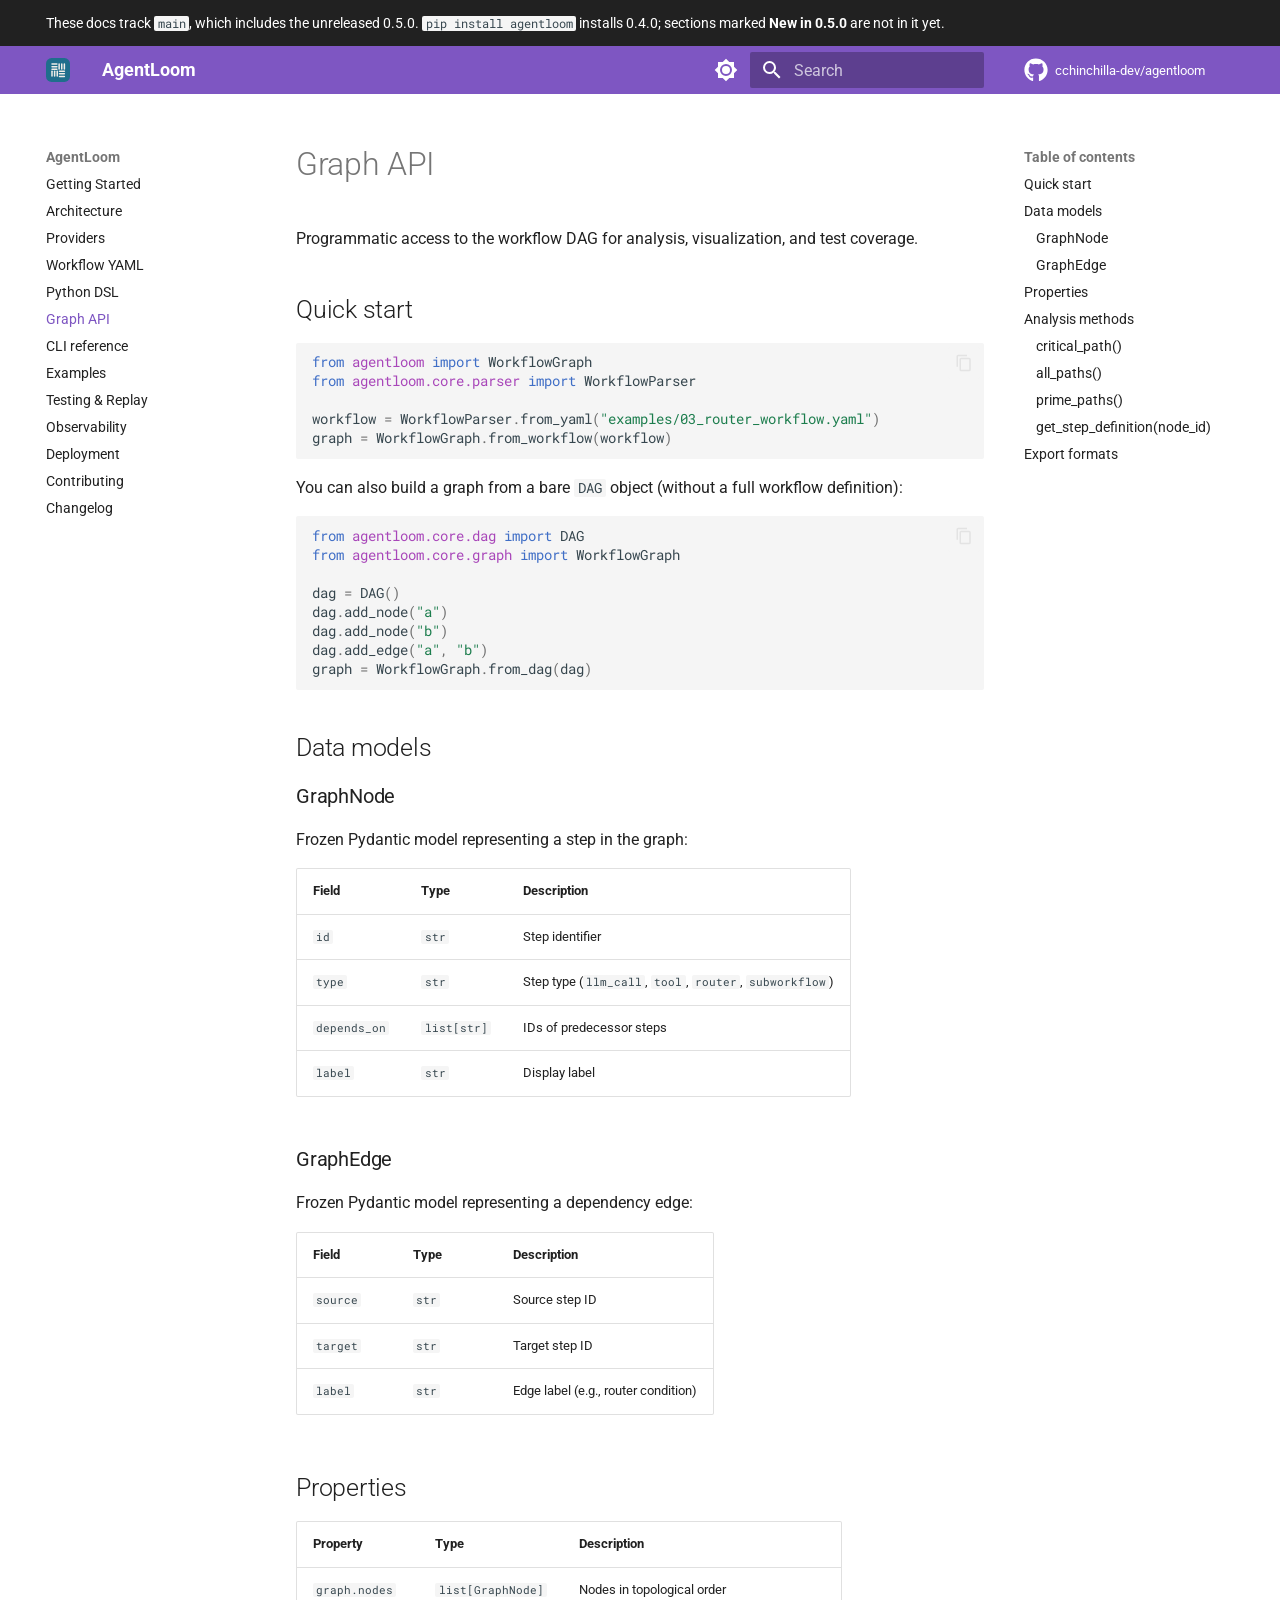
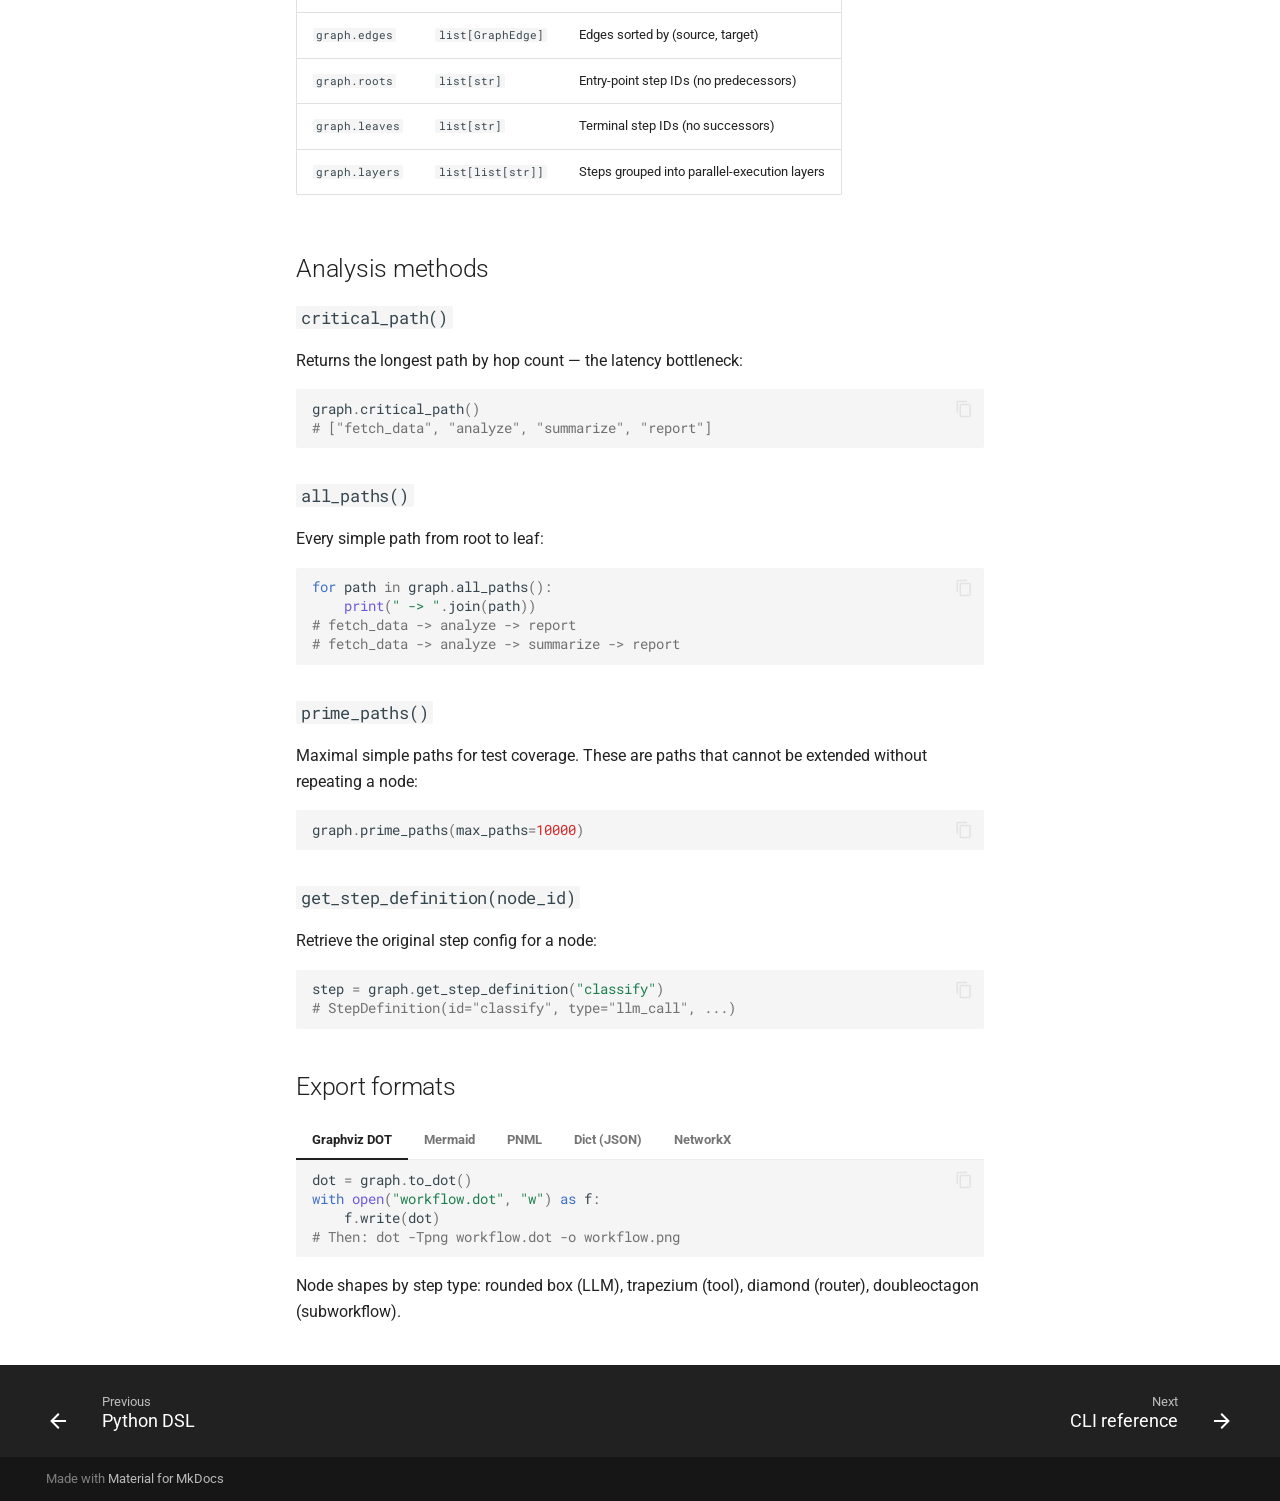
<file: graph-api/index.html>
<!doctype html>
<html lang="en" class="no-js">
  <head>
    
      <meta charset="utf-8">
      <meta name="viewport" content="width=device-width,initial-scale=1">
      
        <meta name="description" content="Deterministic LLM workflow orchestration with native observability, resilience, and cost control.">
      
      
      
        <link rel="canonical" href="https://cchinchilla-dev.github.io/agentloom/graph-api/">
      
      
        <link rel="prev" href="../python-dsl/">
      
      
        <link rel="next" href="../cli/">
      
      
        
      
      
      <link rel="icon" href="../images/logo.svg">
      <meta name="generator" content="mkdocs-1.6.1, mkdocs-material-9.7.6">
    
    
      
        <title>Graph API - AgentLoom</title>
      
    
    
      <link rel="stylesheet" href="../assets/stylesheets/main.484c7ddc.min.css">
      
        
        <link rel="stylesheet" href="../assets/stylesheets/palette.ab4e12ef.min.css">
      
      


    
    
      
    
    
      
        
        
        <link rel="preconnect" href="https://fonts.gstatic.com" crossorigin>
        <link rel="stylesheet" href="https://fonts.googleapis.com/css?family=Roboto:300,300i,400,400i,700,700i%7CRoboto+Mono:400,400i,700,700i&display=fallback">
        <style>:root{--md-text-font:"Roboto";--md-code-font:"Roboto Mono"}</style>
      
    
    
      <link rel="stylesheet" href="../stylesheets/extra.css">
    
    <script>__md_scope=new URL("..",location),__md_hash=e=>[...e].reduce(((e,_)=>(e<<5)-e+_.charCodeAt(0)),0),__md_get=(e,_=localStorage,t=__md_scope)=>JSON.parse(_.getItem(t.pathname+"."+e)),__md_set=(e,_,t=localStorage,a=__md_scope)=>{try{t.setItem(a.pathname+"."+e,JSON.stringify(_))}catch(e){}}</script>
    
      

    
    
  </head>
  
  
    
    
      
    
    
    
    
    <body dir="ltr" data-md-color-scheme="default" data-md-color-primary="deep-purple" data-md-color-accent="amber">
  
    
    <input class="md-toggle" data-md-toggle="drawer" type="checkbox" id="__drawer" autocomplete="off">
    <input class="md-toggle" data-md-toggle="search" type="checkbox" id="__search" autocomplete="off">
    <label class="md-overlay" for="__drawer"></label>
    <div data-md-component="skip">
      
        
        <a href="#graph-api" class="md-skip">
          Skip to content
        </a>
      
    </div>
    <div data-md-component="announce">
      
        <aside class="md-banner">
          <div class="md-banner__inner md-grid md-typeset">
            
            
These docs track <code>main</code>, which includes the unreleased 0.5.0. <code>pip install agentloom</code> installs 0.4.0; sections marked <strong>New in 0.5.0</strong> are not in it yet.

          </div>
          
        </aside>
      
    </div>
    
    
      

  

<header class="md-header md-header--shadow" data-md-component="header">
  <nav class="md-header__inner md-grid" aria-label="Header">
    <a href=".." title="AgentLoom" class="md-header__button md-logo" aria-label="AgentLoom" data-md-component="logo">
      
  <img src="../images/logo.svg" alt="logo">

    </a>
    <label class="md-header__button md-icon" for="__drawer">
      
      <svg xmlns="http://www.w3.org/2000/svg" viewBox="0 0 24 24"><path d="M3 6h18v2H3zm0 5h18v2H3zm0 5h18v2H3z"/></svg>
    </label>
    <div class="md-header__title" data-md-component="header-title">
      <div class="md-header__ellipsis">
        <div class="md-header__topic">
          <span class="md-ellipsis">
            AgentLoom
          </span>
        </div>
        <div class="md-header__topic" data-md-component="header-topic">
          <span class="md-ellipsis">
            
              Graph API
            
          </span>
        </div>
      </div>
    </div>
    
      
        <form class="md-header__option" data-md-component="palette">
  
    
    
    
    <input class="md-option" data-md-color-media="" data-md-color-scheme="default" data-md-color-primary="deep-purple" data-md-color-accent="amber"  aria-label="Switch to dark mode"  type="radio" name="__palette" id="__palette_0">
    
      <label class="md-header__button md-icon" title="Switch to dark mode" for="__palette_1" hidden>
        <svg xmlns="http://www.w3.org/2000/svg" viewBox="0 0 24 24"><path d="M12 8a4 4 0 0 0-4 4 4 4 0 0 0 4 4 4 4 0 0 0 4-4 4 4 0 0 0-4-4m0 10a6 6 0 0 1-6-6 6 6 0 0 1 6-6 6 6 0 0 1 6 6 6 6 0 0 1-6 6m8-9.31V4h-4.69L12 .69 8.69 4H4v4.69L.69 12 4 15.31V20h4.69L12 23.31 15.31 20H20v-4.69L23.31 12z"/></svg>
      </label>
    
  
    
    
    
    <input class="md-option" data-md-color-media="" data-md-color-scheme="slate" data-md-color-primary="deep-purple" data-md-color-accent="amber"  aria-label="Switch to light mode"  type="radio" name="__palette" id="__palette_1">
    
      <label class="md-header__button md-icon" title="Switch to light mode" for="__palette_0" hidden>
        <svg xmlns="http://www.w3.org/2000/svg" viewBox="0 0 24 24"><path d="M12 18c-.89 0-1.74-.2-2.5-.55C11.56 16.5 13 14.42 13 12s-1.44-4.5-3.5-5.45C10.26 6.2 11.11 6 12 6a6 6 0 0 1 6 6 6 6 0 0 1-6 6m8-9.31V4h-4.69L12 .69 8.69 4H4v4.69L.69 12 4 15.31V20h4.69L12 23.31 15.31 20H20v-4.69L23.31 12z"/></svg>
      </label>
    
  
</form>
      
    
    
      <script>var palette=__md_get("__palette");if(palette&&palette.color){if("(prefers-color-scheme)"===palette.color.media){var media=matchMedia("(prefers-color-scheme: light)"),input=document.querySelector(media.matches?"[data-md-color-media='(prefers-color-scheme: light)']":"[data-md-color-media='(prefers-color-scheme: dark)']");palette.color.media=input.getAttribute("data-md-color-media"),palette.color.scheme=input.getAttribute("data-md-color-scheme"),palette.color.primary=input.getAttribute("data-md-color-primary"),palette.color.accent=input.getAttribute("data-md-color-accent")}for(var[key,value]of Object.entries(palette.color))document.body.setAttribute("data-md-color-"+key,value)}</script>
    
    
    
      
      
        <label class="md-header__button md-icon" for="__search">
          
          <svg xmlns="http://www.w3.org/2000/svg" viewBox="0 0 24 24"><path d="M9.5 3A6.5 6.5 0 0 1 16 9.5c0 1.61-.59 3.09-1.56 4.23l.27.27h.79l5 5-1.5 1.5-5-5v-.79l-.27-.27A6.52 6.52 0 0 1 9.5 16 6.5 6.5 0 0 1 3 9.5 6.5 6.5 0 0 1 9.5 3m0 2C7 5 5 7 5 9.5S7 14 9.5 14 14 12 14 9.5 12 5 9.5 5"/></svg>
        </label>
        <div class="md-search" data-md-component="search" role="dialog">
  <label class="md-search__overlay" for="__search"></label>
  <div class="md-search__inner" role="search">
    <form class="md-search__form" name="search">
      <input type="text" class="md-search__input" name="query" aria-label="Search" placeholder="Search" autocapitalize="off" autocorrect="off" autocomplete="off" spellcheck="false" data-md-component="search-query" required>
      <label class="md-search__icon md-icon" for="__search">
        
        <svg xmlns="http://www.w3.org/2000/svg" viewBox="0 0 24 24"><path d="M9.5 3A6.5 6.5 0 0 1 16 9.5c0 1.61-.59 3.09-1.56 4.23l.27.27h.79l5 5-1.5 1.5-5-5v-.79l-.27-.27A6.52 6.52 0 0 1 9.5 16 6.5 6.5 0 0 1 3 9.5 6.5 6.5 0 0 1 9.5 3m0 2C7 5 5 7 5 9.5S7 14 9.5 14 14 12 14 9.5 12 5 9.5 5"/></svg>
        
        <svg xmlns="http://www.w3.org/2000/svg" viewBox="0 0 24 24"><path d="M20 11v2H8l5.5 5.5-1.42 1.42L4.16 12l7.92-7.92L13.5 5.5 8 11z"/></svg>
      </label>
      <nav class="md-search__options" aria-label="Search">
        
        <button type="reset" class="md-search__icon md-icon" title="Clear" aria-label="Clear" tabindex="-1">
          
          <svg xmlns="http://www.w3.org/2000/svg" viewBox="0 0 24 24"><path d="M19 6.41 17.59 5 12 10.59 6.41 5 5 6.41 10.59 12 5 17.59 6.41 19 12 13.41 17.59 19 19 17.59 13.41 12z"/></svg>
        </button>
      </nav>
      
        <div class="md-search__suggest" data-md-component="search-suggest"></div>
      
    </form>
    <div class="md-search__output">
      <div class="md-search__scrollwrap" tabindex="0" data-md-scrollfix>
        <div class="md-search-result" data-md-component="search-result">
          <div class="md-search-result__meta">
            Initializing search
          </div>
          <ol class="md-search-result__list" role="presentation"></ol>
        </div>
      </div>
    </div>
  </div>
</div>
      
    
    
      <div class="md-header__source">
        <a href="https://github.com/cchinchilla-dev/agentloom" title="Go to repository" class="md-source" data-md-component="source">
  <div class="md-source__icon md-icon">
    
    <svg xmlns="http://www.w3.org/2000/svg" viewBox="0 0 512 512"><!--! Font Awesome Free 7.1.0 by @fontawesome - https://fontawesome.com License - https://fontawesome.com/license/free (Icons: CC BY 4.0, Fonts: SIL OFL 1.1, Code: MIT License) Copyright 2025 Fonticons, Inc.--><path d="M173.9 397.4c0 2-2.3 3.6-5.2 3.6-3.3.3-5.6-1.3-5.6-3.6 0-2 2.3-3.6 5.2-3.6 3-.3 5.6 1.3 5.6 3.6m-31.1-4.5c-.7 2 1.3 4.3 4.3 4.9 2.6 1 5.6 0 6.2-2s-1.3-4.3-4.3-5.2c-2.6-.7-5.5.3-6.2 2.3m44.2-1.7c-2.9.7-4.9 2.6-4.6 4.9.3 2 2.9 3.3 5.9 2.6 2.9-.7 4.9-2.6 4.6-4.6-.3-1.9-3-3.2-5.9-2.9M252.8 8C114.1 8 8 113.3 8 252c0 110.9 69.8 205.8 169.5 239.2 12.8 2.3 17.3-5.6 17.3-12.1 0-6.2-.3-40.4-.3-61.4 0 0-70 15-84.7-29.8 0 0-11.4-29.1-27.8-36.6 0 0-22.9-15.7 1.6-15.4 0 0 24.9 2 38.6 25.8 21.9 38.6 58.6 27.5 72.9 20.9 2.3-16 8.8-27.1 16-33.7-55.9-6.2-112.3-14.3-112.3-110.5 0-27.5 7.6-41.3 23.6-58.9-2.6-6.5-11.1-33.3 2.6-67.9 20.9-6.5 69 27 69 27 20-5.6 41.5-8.5 62.8-8.5s42.8 2.9 62.8 8.5c0 0 48.1-33.6 69-27 13.7 34.7 5.2 61.4 2.6 67.9 16 17.7 25.8 31.5 25.8 58.9 0 96.5-58.9 104.2-114.8 110.5 9.2 7.9 17 22.9 17 46.4 0 33.7-.3 75.4-.3 83.6 0 6.5 4.6 14.4 17.3 12.1C436.2 457.8 504 362.9 504 252 504 113.3 391.5 8 252.8 8M105.2 352.9c-1.3 1-1 3.3.7 5.2 1.6 1.6 3.9 2.3 5.2 1 1.3-1 1-3.3-.7-5.2-1.6-1.6-3.9-2.3-5.2-1m-10.8-8.1c-.7 1.3.3 2.9 2.3 3.9 1.6 1 3.6.7 4.3-.7.7-1.3-.3-2.9-2.3-3.9-2-.6-3.6-.3-4.3.7m32.4 35.6c-1.6 1.3-1 4.3 1.3 6.2 2.3 2.3 5.2 2.6 6.5 1 1.3-1.3.7-4.3-1.3-6.2-2.2-2.3-5.2-2.6-6.5-1m-11.4-14.7c-1.6 1-1.6 3.6 0 5.9s4.3 3.3 5.6 2.3c1.6-1.3 1.6-3.9 0-6.2-1.4-2.3-4-3.3-5.6-2"/></svg>
  </div>
  <div class="md-source__repository">
    cchinchilla-dev/agentloom
  </div>
</a>
      </div>
    
  </nav>
  
</header>
    
    <div class="md-container" data-md-component="container">
      
      
        
          
        
      
      <main class="md-main" data-md-component="main">
        <div class="md-main__inner md-grid">
          
            
              
              <div class="md-sidebar md-sidebar--primary" data-md-component="sidebar" data-md-type="navigation" >
                <div class="md-sidebar__scrollwrap">
                  <div class="md-sidebar__inner">
                    



<nav class="md-nav md-nav--primary" aria-label="Navigation" data-md-level="0">
  <label class="md-nav__title" for="__drawer">
    <a href=".." title="AgentLoom" class="md-nav__button md-logo" aria-label="AgentLoom" data-md-component="logo">
      
  <img src="../images/logo.svg" alt="logo">

    </a>
    AgentLoom
  </label>
  
    <div class="md-nav__source">
      <a href="https://github.com/cchinchilla-dev/agentloom" title="Go to repository" class="md-source" data-md-component="source">
  <div class="md-source__icon md-icon">
    
    <svg xmlns="http://www.w3.org/2000/svg" viewBox="0 0 512 512"><!--! Font Awesome Free 7.1.0 by @fontawesome - https://fontawesome.com License - https://fontawesome.com/license/free (Icons: CC BY 4.0, Fonts: SIL OFL 1.1, Code: MIT License) Copyright 2025 Fonticons, Inc.--><path d="M173.9 397.4c0 2-2.3 3.6-5.2 3.6-3.3.3-5.6-1.3-5.6-3.6 0-2 2.3-3.6 5.2-3.6 3-.3 5.6 1.3 5.6 3.6m-31.1-4.5c-.7 2 1.3 4.3 4.3 4.9 2.6 1 5.6 0 6.2-2s-1.3-4.3-4.3-5.2c-2.6-.7-5.5.3-6.2 2.3m44.2-1.7c-2.9.7-4.9 2.6-4.6 4.9.3 2 2.9 3.3 5.9 2.6 2.9-.7 4.9-2.6 4.6-4.6-.3-1.9-3-3.2-5.9-2.9M252.8 8C114.1 8 8 113.3 8 252c0 110.9 69.8 205.8 169.5 239.2 12.8 2.3 17.3-5.6 17.3-12.1 0-6.2-.3-40.4-.3-61.4 0 0-70 15-84.7-29.8 0 0-11.4-29.1-27.8-36.6 0 0-22.9-15.7 1.6-15.4 0 0 24.9 2 38.6 25.8 21.9 38.6 58.6 27.5 72.9 20.9 2.3-16 8.8-27.1 16-33.7-55.9-6.2-112.3-14.3-112.3-110.5 0-27.5 7.6-41.3 23.6-58.9-2.6-6.5-11.1-33.3 2.6-67.9 20.9-6.5 69 27 69 27 20-5.6 41.5-8.5 62.8-8.5s42.8 2.9 62.8 8.5c0 0 48.1-33.6 69-27 13.7 34.7 5.2 61.4 2.6 67.9 16 17.7 25.8 31.5 25.8 58.9 0 96.5-58.9 104.2-114.8 110.5 9.2 7.9 17 22.9 17 46.4 0 33.7-.3 75.4-.3 83.6 0 6.5 4.6 14.4 17.3 12.1C436.2 457.8 504 362.9 504 252 504 113.3 391.5 8 252.8 8M105.2 352.9c-1.3 1-1 3.3.7 5.2 1.6 1.6 3.9 2.3 5.2 1 1.3-1 1-3.3-.7-5.2-1.6-1.6-3.9-2.3-5.2-1m-10.8-8.1c-.7 1.3.3 2.9 2.3 3.9 1.6 1 3.6.7 4.3-.7.7-1.3-.3-2.9-2.3-3.9-2-.6-3.6-.3-4.3.7m32.4 35.6c-1.6 1.3-1 4.3 1.3 6.2 2.3 2.3 5.2 2.6 6.5 1 1.3-1.3.7-4.3-1.3-6.2-2.2-2.3-5.2-2.6-6.5-1m-11.4-14.7c-1.6 1-1.6 3.6 0 5.9s4.3 3.3 5.6 2.3c1.6-1.3 1.6-3.9 0-6.2-1.4-2.3-4-3.3-5.6-2"/></svg>
  </div>
  <div class="md-source__repository">
    cchinchilla-dev/agentloom
  </div>
</a>
    </div>
  
  <ul class="md-nav__list" data-md-scrollfix>
    
      
      
  
  
  
  
    <li class="md-nav__item">
      <a href=".." class="md-nav__link">
        
  
  
  <span class="md-ellipsis">
    
  
    Getting Started
  

    
  </span>
  
  

      </a>
    </li>
  

    
      
      
  
  
  
  
    <li class="md-nav__item">
      <a href="../architecture/" class="md-nav__link">
        
  
  
  <span class="md-ellipsis">
    
  
    Architecture
  

    
  </span>
  
  

      </a>
    </li>
  

    
      
      
  
  
  
  
    <li class="md-nav__item">
      <a href="../providers/" class="md-nav__link">
        
  
  
  <span class="md-ellipsis">
    
  
    Providers
  

    
  </span>
  
  

      </a>
    </li>
  

    
      
      
  
  
  
  
    <li class="md-nav__item">
      <a href="../workflow-yaml/" class="md-nav__link">
        
  
  
  <span class="md-ellipsis">
    
  
    Workflow YAML
  

    
  </span>
  
  

      </a>
    </li>
  

    
      
      
  
  
  
  
    <li class="md-nav__item">
      <a href="../python-dsl/" class="md-nav__link">
        
  
  
  <span class="md-ellipsis">
    
  
    Python DSL
  

    
  </span>
  
  

      </a>
    </li>
  

    
      
      
  
  
    
  
  
  
    <li class="md-nav__item md-nav__item--active">
      
      <input class="md-nav__toggle md-toggle" type="checkbox" id="__toc">
      
      
        
      
      
        <label class="md-nav__link md-nav__link--active" for="__toc">
          
  
  
  <span class="md-ellipsis">
    
  
    Graph API
  

    
  </span>
  
  

          <span class="md-nav__icon md-icon"></span>
        </label>
      
      <a href="./" class="md-nav__link md-nav__link--active">
        
  
  
  <span class="md-ellipsis">
    
  
    Graph API
  

    
  </span>
  
  

      </a>
      
        

<nav class="md-nav md-nav--secondary" aria-label="Table of contents">
  
  
  
    
  
  
    <label class="md-nav__title" for="__toc">
      <span class="md-nav__icon md-icon"></span>
      Table of contents
    </label>
    <ul class="md-nav__list" data-md-component="toc" data-md-scrollfix>
      
        <li class="md-nav__item">
  <a href="#quick-start" class="md-nav__link">
    <span class="md-ellipsis">
      
        Quick start
      
    </span>
  </a>
  
</li>
      
        <li class="md-nav__item">
  <a href="#data-models" class="md-nav__link">
    <span class="md-ellipsis">
      
        Data models
      
    </span>
  </a>
  
    <nav class="md-nav" aria-label="Data models">
      <ul class="md-nav__list">
        
          <li class="md-nav__item">
  <a href="#graphnode" class="md-nav__link">
    <span class="md-ellipsis">
      
        GraphNode
      
    </span>
  </a>
  
</li>
        
          <li class="md-nav__item">
  <a href="#graphedge" class="md-nav__link">
    <span class="md-ellipsis">
      
        GraphEdge
      
    </span>
  </a>
  
</li>
        
      </ul>
    </nav>
  
</li>
      
        <li class="md-nav__item">
  <a href="#properties" class="md-nav__link">
    <span class="md-ellipsis">
      
        Properties
      
    </span>
  </a>
  
</li>
      
        <li class="md-nav__item">
  <a href="#analysis-methods" class="md-nav__link">
    <span class="md-ellipsis">
      
        Analysis methods
      
    </span>
  </a>
  
    <nav class="md-nav" aria-label="Analysis methods">
      <ul class="md-nav__list">
        
          <li class="md-nav__item">
  <a href="#critical_path" class="md-nav__link">
    <span class="md-ellipsis">
      
        critical_path()
      
    </span>
  </a>
  
</li>
        
          <li class="md-nav__item">
  <a href="#all_paths" class="md-nav__link">
    <span class="md-ellipsis">
      
        all_paths()
      
    </span>
  </a>
  
</li>
        
          <li class="md-nav__item">
  <a href="#prime_paths" class="md-nav__link">
    <span class="md-ellipsis">
      
        prime_paths()
      
    </span>
  </a>
  
</li>
        
          <li class="md-nav__item">
  <a href="#get_step_definitionnode_id" class="md-nav__link">
    <span class="md-ellipsis">
      
        get_step_definition(node_id)
      
    </span>
  </a>
  
</li>
        
      </ul>
    </nav>
  
</li>
      
        <li class="md-nav__item">
  <a href="#export-formats" class="md-nav__link">
    <span class="md-ellipsis">
      
        Export formats
      
    </span>
  </a>
  
</li>
      
    </ul>
  
</nav>
      
    </li>
  

    
      
      
  
  
  
  
    <li class="md-nav__item">
      <a href="../cli/" class="md-nav__link">
        
  
  
  <span class="md-ellipsis">
    
  
    CLI reference
  

    
  </span>
  
  

      </a>
    </li>
  

    
      
      
  
  
  
  
    <li class="md-nav__item">
      <a href="../examples/" class="md-nav__link">
        
  
  
  <span class="md-ellipsis">
    
  
    Examples
  

    
  </span>
  
  

      </a>
    </li>
  

    
      
      
  
  
  
  
    <li class="md-nav__item">
      <a href="../testing-and-replay/" class="md-nav__link">
        
  
  
  <span class="md-ellipsis">
    
  
    Testing & Replay
  

    
  </span>
  
  

      </a>
    </li>
  

    
      
      
  
  
  
  
    <li class="md-nav__item">
      <a href="../observability/" class="md-nav__link">
        
  
  
  <span class="md-ellipsis">
    
  
    Observability
  

    
  </span>
  
  

      </a>
    </li>
  

    
      
      
  
  
  
  
    <li class="md-nav__item">
      <a href="../deployment/" class="md-nav__link">
        
  
  
  <span class="md-ellipsis">
    
  
    Deployment
  

    
  </span>
  
  

      </a>
    </li>
  

    
      
      
  
  
  
  
    <li class="md-nav__item">
      <a href="../contributing/" class="md-nav__link">
        
  
  
  <span class="md-ellipsis">
    
  
    Contributing
  

    
  </span>
  
  

      </a>
    </li>
  

    
      
      
  
  
  
  
    <li class="md-nav__item">
      <a href="../changelog/" class="md-nav__link">
        
  
  
  <span class="md-ellipsis">
    
  
    Changelog
  

    
  </span>
  
  

      </a>
    </li>
  

    
  </ul>
</nav>
                  </div>
                </div>
              </div>
            
            
              
              <div class="md-sidebar md-sidebar--secondary" data-md-component="sidebar" data-md-type="toc" >
                <div class="md-sidebar__scrollwrap">
                  <div class="md-sidebar__inner">
                    

<nav class="md-nav md-nav--secondary" aria-label="Table of contents">
  
  
  
    
  
  
    <label class="md-nav__title" for="__toc">
      <span class="md-nav__icon md-icon"></span>
      Table of contents
    </label>
    <ul class="md-nav__list" data-md-component="toc" data-md-scrollfix>
      
        <li class="md-nav__item">
  <a href="#quick-start" class="md-nav__link">
    <span class="md-ellipsis">
      
        Quick start
      
    </span>
  </a>
  
</li>
      
        <li class="md-nav__item">
  <a href="#data-models" class="md-nav__link">
    <span class="md-ellipsis">
      
        Data models
      
    </span>
  </a>
  
    <nav class="md-nav" aria-label="Data models">
      <ul class="md-nav__list">
        
          <li class="md-nav__item">
  <a href="#graphnode" class="md-nav__link">
    <span class="md-ellipsis">
      
        GraphNode
      
    </span>
  </a>
  
</li>
        
          <li class="md-nav__item">
  <a href="#graphedge" class="md-nav__link">
    <span class="md-ellipsis">
      
        GraphEdge
      
    </span>
  </a>
  
</li>
        
      </ul>
    </nav>
  
</li>
      
        <li class="md-nav__item">
  <a href="#properties" class="md-nav__link">
    <span class="md-ellipsis">
      
        Properties
      
    </span>
  </a>
  
</li>
      
        <li class="md-nav__item">
  <a href="#analysis-methods" class="md-nav__link">
    <span class="md-ellipsis">
      
        Analysis methods
      
    </span>
  </a>
  
    <nav class="md-nav" aria-label="Analysis methods">
      <ul class="md-nav__list">
        
          <li class="md-nav__item">
  <a href="#critical_path" class="md-nav__link">
    <span class="md-ellipsis">
      
        critical_path()
      
    </span>
  </a>
  
</li>
        
          <li class="md-nav__item">
  <a href="#all_paths" class="md-nav__link">
    <span class="md-ellipsis">
      
        all_paths()
      
    </span>
  </a>
  
</li>
        
          <li class="md-nav__item">
  <a href="#prime_paths" class="md-nav__link">
    <span class="md-ellipsis">
      
        prime_paths()
      
    </span>
  </a>
  
</li>
        
          <li class="md-nav__item">
  <a href="#get_step_definitionnode_id" class="md-nav__link">
    <span class="md-ellipsis">
      
        get_step_definition(node_id)
      
    </span>
  </a>
  
</li>
        
      </ul>
    </nav>
  
</li>
      
        <li class="md-nav__item">
  <a href="#export-formats" class="md-nav__link">
    <span class="md-ellipsis">
      
        Export formats
      
    </span>
  </a>
  
</li>
      
    </ul>
  
</nav>
                  </div>
                </div>
              </div>
            
          
          
            <div class="md-content" data-md-component="content">
              
              <article class="md-content__inner md-typeset">
                
                  


  
  


<h1 id="graph-api">Graph API<a class="headerlink" href="#graph-api" title="Permanent link">&para;</a></h1>
<p>Programmatic access to the workflow DAG for analysis, visualization, and test coverage.</p>
<h2 id="quick-start">Quick start<a class="headerlink" href="#quick-start" title="Permanent link">&para;</a></h2>
<div class="highlight"><pre><span></span><code><a id="__codelineno-0-1" name="__codelineno-0-1" href="#__codelineno-0-1"></a><span class="kn">from</span><span class="w"> </span><span class="nn">agentloom</span><span class="w"> </span><span class="kn">import</span> <span class="n">WorkflowGraph</span>
<a id="__codelineno-0-2" name="__codelineno-0-2" href="#__codelineno-0-2"></a><span class="kn">from</span><span class="w"> </span><span class="nn">agentloom.core.parser</span><span class="w"> </span><span class="kn">import</span> <span class="n">WorkflowParser</span>
<a id="__codelineno-0-3" name="__codelineno-0-3" href="#__codelineno-0-3"></a>
<a id="__codelineno-0-4" name="__codelineno-0-4" href="#__codelineno-0-4"></a><span class="n">workflow</span> <span class="o">=</span> <span class="n">WorkflowParser</span><span class="o">.</span><span class="n">from_yaml</span><span class="p">(</span><span class="s2">&quot;examples/03_router_workflow.yaml&quot;</span><span class="p">)</span>
<a id="__codelineno-0-5" name="__codelineno-0-5" href="#__codelineno-0-5"></a><span class="n">graph</span> <span class="o">=</span> <span class="n">WorkflowGraph</span><span class="o">.</span><span class="n">from_workflow</span><span class="p">(</span><span class="n">workflow</span><span class="p">)</span>
</code></pre></div>
<p>You can also build a graph from a bare <code>DAG</code> object (without a full workflow definition):</p>
<div class="highlight"><pre><span></span><code><a id="__codelineno-1-1" name="__codelineno-1-1" href="#__codelineno-1-1"></a><span class="kn">from</span><span class="w"> </span><span class="nn">agentloom.core.dag</span><span class="w"> </span><span class="kn">import</span> <span class="n">DAG</span>
<a id="__codelineno-1-2" name="__codelineno-1-2" href="#__codelineno-1-2"></a><span class="kn">from</span><span class="w"> </span><span class="nn">agentloom.core.graph</span><span class="w"> </span><span class="kn">import</span> <span class="n">WorkflowGraph</span>
<a id="__codelineno-1-3" name="__codelineno-1-3" href="#__codelineno-1-3"></a>
<a id="__codelineno-1-4" name="__codelineno-1-4" href="#__codelineno-1-4"></a><span class="n">dag</span> <span class="o">=</span> <span class="n">DAG</span><span class="p">()</span>
<a id="__codelineno-1-5" name="__codelineno-1-5" href="#__codelineno-1-5"></a><span class="n">dag</span><span class="o">.</span><span class="n">add_node</span><span class="p">(</span><span class="s2">&quot;a&quot;</span><span class="p">)</span>
<a id="__codelineno-1-6" name="__codelineno-1-6" href="#__codelineno-1-6"></a><span class="n">dag</span><span class="o">.</span><span class="n">add_node</span><span class="p">(</span><span class="s2">&quot;b&quot;</span><span class="p">)</span>
<a id="__codelineno-1-7" name="__codelineno-1-7" href="#__codelineno-1-7"></a><span class="n">dag</span><span class="o">.</span><span class="n">add_edge</span><span class="p">(</span><span class="s2">&quot;a&quot;</span><span class="p">,</span> <span class="s2">&quot;b&quot;</span><span class="p">)</span>
<a id="__codelineno-1-8" name="__codelineno-1-8" href="#__codelineno-1-8"></a><span class="n">graph</span> <span class="o">=</span> <span class="n">WorkflowGraph</span><span class="o">.</span><span class="n">from_dag</span><span class="p">(</span><span class="n">dag</span><span class="p">)</span>
</code></pre></div>
<h2 id="data-models">Data models<a class="headerlink" href="#data-models" title="Permanent link">&para;</a></h2>
<h3 id="graphnode">GraphNode<a class="headerlink" href="#graphnode" title="Permanent link">&para;</a></h3>
<p>Frozen Pydantic model representing a step in the graph:</p>
<table>
<thead>
<tr>
<th>Field</th>
<th>Type</th>
<th>Description</th>
</tr>
</thead>
<tbody>
<tr>
<td><code>id</code></td>
<td><code>str</code></td>
<td>Step identifier</td>
</tr>
<tr>
<td><code>type</code></td>
<td><code>str</code></td>
<td>Step type (<code>llm_call</code>, <code>tool</code>, <code>router</code>, <code>subworkflow</code>)</td>
</tr>
<tr>
<td><code>depends_on</code></td>
<td><code>list[str]</code></td>
<td>IDs of predecessor steps</td>
</tr>
<tr>
<td><code>label</code></td>
<td><code>str</code></td>
<td>Display label</td>
</tr>
</tbody>
</table>
<h3 id="graphedge">GraphEdge<a class="headerlink" href="#graphedge" title="Permanent link">&para;</a></h3>
<p>Frozen Pydantic model representing a dependency edge:</p>
<table>
<thead>
<tr>
<th>Field</th>
<th>Type</th>
<th>Description</th>
</tr>
</thead>
<tbody>
<tr>
<td><code>source</code></td>
<td><code>str</code></td>
<td>Source step ID</td>
</tr>
<tr>
<td><code>target</code></td>
<td><code>str</code></td>
<td>Target step ID</td>
</tr>
<tr>
<td><code>label</code></td>
<td><code>str</code></td>
<td>Edge label (e.g., router condition)</td>
</tr>
</tbody>
</table>
<h2 id="properties">Properties<a class="headerlink" href="#properties" title="Permanent link">&para;</a></h2>
<table>
<thead>
<tr>
<th>Property</th>
<th>Type</th>
<th>Description</th>
</tr>
</thead>
<tbody>
<tr>
<td><code>graph.nodes</code></td>
<td><code>list[GraphNode]</code></td>
<td>Nodes in topological order</td>
</tr>
<tr>
<td><code>graph.edges</code></td>
<td><code>list[GraphEdge]</code></td>
<td>Edges sorted by (source, target)</td>
</tr>
<tr>
<td><code>graph.roots</code></td>
<td><code>list[str]</code></td>
<td>Entry-point step IDs (no predecessors)</td>
</tr>
<tr>
<td><code>graph.leaves</code></td>
<td><code>list[str]</code></td>
<td>Terminal step IDs (no successors)</td>
</tr>
<tr>
<td><code>graph.layers</code></td>
<td><code>list[list[str]]</code></td>
<td>Steps grouped into parallel-execution layers</td>
</tr>
</tbody>
</table>
<h2 id="analysis-methods">Analysis methods<a class="headerlink" href="#analysis-methods" title="Permanent link">&para;</a></h2>
<h3 id="critical_path"><code>critical_path()</code><a class="headerlink" href="#critical_path" title="Permanent link">&para;</a></h3>
<p>Returns the longest path by hop count — the latency bottleneck:</p>
<div class="highlight"><pre><span></span><code><a id="__codelineno-2-1" name="__codelineno-2-1" href="#__codelineno-2-1"></a><span class="n">graph</span><span class="o">.</span><span class="n">critical_path</span><span class="p">()</span>
<a id="__codelineno-2-2" name="__codelineno-2-2" href="#__codelineno-2-2"></a><span class="c1"># [&quot;fetch_data&quot;, &quot;analyze&quot;, &quot;summarize&quot;, &quot;report&quot;]</span>
</code></pre></div>
<h3 id="all_paths"><code>all_paths()</code><a class="headerlink" href="#all_paths" title="Permanent link">&para;</a></h3>
<p>Every simple path from root to leaf:</p>
<div class="highlight"><pre><span></span><code><a id="__codelineno-3-1" name="__codelineno-3-1" href="#__codelineno-3-1"></a><span class="k">for</span> <span class="n">path</span> <span class="ow">in</span> <span class="n">graph</span><span class="o">.</span><span class="n">all_paths</span><span class="p">():</span>
<a id="__codelineno-3-2" name="__codelineno-3-2" href="#__codelineno-3-2"></a>    <span class="nb">print</span><span class="p">(</span><span class="s2">&quot; -&gt; &quot;</span><span class="o">.</span><span class="n">join</span><span class="p">(</span><span class="n">path</span><span class="p">))</span>
<a id="__codelineno-3-3" name="__codelineno-3-3" href="#__codelineno-3-3"></a><span class="c1"># fetch_data -&gt; analyze -&gt; report</span>
<a id="__codelineno-3-4" name="__codelineno-3-4" href="#__codelineno-3-4"></a><span class="c1"># fetch_data -&gt; analyze -&gt; summarize -&gt; report</span>
</code></pre></div>
<h3 id="prime_paths"><code>prime_paths()</code><a class="headerlink" href="#prime_paths" title="Permanent link">&para;</a></h3>
<p>Maximal simple paths for test coverage. These are paths that cannot be extended without repeating a node:</p>
<div class="highlight"><pre><span></span><code><a id="__codelineno-4-1" name="__codelineno-4-1" href="#__codelineno-4-1"></a><span class="n">graph</span><span class="o">.</span><span class="n">prime_paths</span><span class="p">(</span><span class="n">max_paths</span><span class="o">=</span><span class="mi">10000</span><span class="p">)</span>
</code></pre></div>
<h3 id="get_step_definitionnode_id"><code>get_step_definition(node_id)</code><a class="headerlink" href="#get_step_definitionnode_id" title="Permanent link">&para;</a></h3>
<p>Retrieve the original step config for a node:</p>
<div class="highlight"><pre><span></span><code><a id="__codelineno-5-1" name="__codelineno-5-1" href="#__codelineno-5-1"></a><span class="n">step</span> <span class="o">=</span> <span class="n">graph</span><span class="o">.</span><span class="n">get_step_definition</span><span class="p">(</span><span class="s2">&quot;classify&quot;</span><span class="p">)</span>
<a id="__codelineno-5-2" name="__codelineno-5-2" href="#__codelineno-5-2"></a><span class="c1"># StepDefinition(id=&quot;classify&quot;, type=&quot;llm_call&quot;, ...)</span>
</code></pre></div>
<h2 id="export-formats">Export formats<a class="headerlink" href="#export-formats" title="Permanent link">&para;</a></h2>
<div class="tabbed-set tabbed-alternate" data-tabs="1:5"><input checked="checked" id="__tabbed_1_1" name="__tabbed_1" type="radio" /><input id="__tabbed_1_2" name="__tabbed_1" type="radio" /><input id="__tabbed_1_3" name="__tabbed_1" type="radio" /><input id="__tabbed_1_4" name="__tabbed_1" type="radio" /><input id="__tabbed_1_5" name="__tabbed_1" type="radio" /><div class="tabbed-labels"><label for="__tabbed_1_1">Graphviz DOT</label><label for="__tabbed_1_2">Mermaid</label><label for="__tabbed_1_3">PNML</label><label for="__tabbed_1_4">Dict (JSON)</label><label for="__tabbed_1_5">NetworkX</label></div>
<div class="tabbed-content">
<div class="tabbed-block">
<div class="highlight"><pre><span></span><code><a id="__codelineno-6-1" name="__codelineno-6-1" href="#__codelineno-6-1"></a><span class="n">dot</span> <span class="o">=</span> <span class="n">graph</span><span class="o">.</span><span class="n">to_dot</span><span class="p">()</span>
<a id="__codelineno-6-2" name="__codelineno-6-2" href="#__codelineno-6-2"></a><span class="k">with</span> <span class="nb">open</span><span class="p">(</span><span class="s2">&quot;workflow.dot&quot;</span><span class="p">,</span> <span class="s2">&quot;w&quot;</span><span class="p">)</span> <span class="k">as</span> <span class="n">f</span><span class="p">:</span>
<a id="__codelineno-6-3" name="__codelineno-6-3" href="#__codelineno-6-3"></a>    <span class="n">f</span><span class="o">.</span><span class="n">write</span><span class="p">(</span><span class="n">dot</span><span class="p">)</span>
<a id="__codelineno-6-4" name="__codelineno-6-4" href="#__codelineno-6-4"></a><span class="c1"># Then: dot -Tpng workflow.dot -o workflow.png</span>
</code></pre></div>
<p>Node shapes by step type: rounded box (LLM), trapezium (tool), diamond (router), doubleoctagon (subworkflow).</p>
</div>
<div class="tabbed-block">
<div class="highlight"><pre><span></span><code><a id="__codelineno-7-1" name="__codelineno-7-1" href="#__codelineno-7-1"></a><span class="n">mermaid</span> <span class="o">=</span> <span class="n">graph</span><span class="o">.</span><span class="n">to_mermaid</span><span class="p">()</span>
<a id="__codelineno-7-2" name="__codelineno-7-2" href="#__codelineno-7-2"></a><span class="c1"># Paste into https://mermaid.live or use in docs</span>
</code></pre></div>
<p>Generates <code>graph TD</code> format with edge labels for router conditions.</p>
</div>
<div class="tabbed-block">
<div class="highlight"><pre><span></span><code><a id="__codelineno-8-1" name="__codelineno-8-1" href="#__codelineno-8-1"></a><span class="n">pnml</span> <span class="o">=</span> <span class="n">graph</span><span class="o">.</span><span class="n">to_pnml</span><span class="p">()</span>
<a id="__codelineno-8-2" name="__codelineno-8-2" href="#__codelineno-8-2"></a><span class="c1"># Petri Net Markup Language (places + transitions)</span>
</code></pre></div>
</div>
<div class="tabbed-block">
<div class="highlight"><pre><span></span><code><a id="__codelineno-9-1" name="__codelineno-9-1" href="#__codelineno-9-1"></a><span class="n">data</span> <span class="o">=</span> <span class="n">graph</span><span class="o">.</span><span class="n">to_dict</span><span class="p">()</span>
<a id="__codelineno-9-2" name="__codelineno-9-2" href="#__codelineno-9-2"></a><span class="c1"># {&quot;nodes&quot;: [...], &quot;edges&quot;: [...], &quot;roots&quot;: [...], &quot;leaves&quot;: [...],</span>
<a id="__codelineno-9-3" name="__codelineno-9-3" href="#__codelineno-9-3"></a><span class="c1">#  &quot;layers&quot;: [...], &quot;critical_path&quot;: [...]}</span>
</code></pre></div>
</div>
<div class="tabbed-block">
<div class="highlight"><pre><span></span><code><a id="__codelineno-10-1" name="__codelineno-10-1" href="#__codelineno-10-1"></a>pip<span class="w"> </span>install<span class="w"> </span>agentloom<span class="o">[</span>graph<span class="o">]</span>
</code></pre></div>
<div class="highlight"><pre><span></span><code><a id="__codelineno-11-1" name="__codelineno-11-1" href="#__codelineno-11-1"></a><span class="n">nx_graph</span> <span class="o">=</span> <span class="n">graph</span><span class="o">.</span><span class="n">to_networkx</span><span class="p">()</span>  <span class="c1"># networkx.DiGraph</span>
<a id="__codelineno-11-2" name="__codelineno-11-2" href="#__codelineno-11-2"></a><span class="c1"># Nodes have &quot;type&quot; and &quot;label&quot; attributes</span>
<a id="__codelineno-11-3" name="__codelineno-11-3" href="#__codelineno-11-3"></a><span class="c1"># Edges have &quot;label&quot; attribute</span>
</code></pre></div>
</div>
</div>
</div>












                
              </article>
            </div>
          
          
  <script>var tabs=__md_get("__tabs");if(Array.isArray(tabs))e:for(var set of document.querySelectorAll(".tabbed-set")){var labels=set.querySelector(".tabbed-labels");for(var tab of tabs)for(var label of labels.getElementsByTagName("label"))if(label.innerText.trim()===tab){var input=document.getElementById(label.htmlFor);input.checked=!0;continue e}}</script>

<script>var target=document.getElementById(location.hash.slice(1));target&&target.name&&(target.checked=target.name.startsWith("__tabbed_"))</script>
        </div>
        
          <button type="button" class="md-top md-icon" data-md-component="top" hidden>
  
  <svg xmlns="http://www.w3.org/2000/svg" viewBox="0 0 24 24"><path d="M13 20h-2V8l-5.5 5.5-1.42-1.42L12 4.16l7.92 7.92-1.42 1.42L13 8z"/></svg>
  Back to top
</button>
        
      </main>
      
        <footer class="md-footer">
  
    
      
      <nav class="md-footer__inner md-grid" aria-label="Footer" >
        
          
          <a href="../python-dsl/" class="md-footer__link md-footer__link--prev" aria-label="Previous: Python DSL">
            <div class="md-footer__button md-icon">
              
              <svg xmlns="http://www.w3.org/2000/svg" viewBox="0 0 24 24"><path d="M20 11v2H8l5.5 5.5-1.42 1.42L4.16 12l7.92-7.92L13.5 5.5 8 11z"/></svg>
            </div>
            <div class="md-footer__title">
              <span class="md-footer__direction">
                Previous
              </span>
              <div class="md-ellipsis">
                Python DSL
              </div>
            </div>
          </a>
        
        
          
          <a href="../cli/" class="md-footer__link md-footer__link--next" aria-label="Next: CLI reference">
            <div class="md-footer__title">
              <span class="md-footer__direction">
                Next
              </span>
              <div class="md-ellipsis">
                CLI reference
              </div>
            </div>
            <div class="md-footer__button md-icon">
              
              <svg xmlns="http://www.w3.org/2000/svg" viewBox="0 0 24 24"><path d="M4 11v2h12l-5.5 5.5 1.42 1.42L19.84 12l-7.92-7.92L10.5 5.5 16 11z"/></svg>
            </div>
          </a>
        
      </nav>
    
  
  <div class="md-footer-meta md-typeset">
    <div class="md-footer-meta__inner md-grid">
      <div class="md-copyright">
  
  
    Made with
    <a href="https://squidfunk.github.io/mkdocs-material/" target="_blank" rel="noopener">
      Material for MkDocs
    </a>
  
</div>
      
    </div>
  </div>
</footer>
      
    </div>
    <div class="md-dialog" data-md-component="dialog">
      <div class="md-dialog__inner md-typeset"></div>
    </div>
    
    
    
      
      
      <script id="__config" type="application/json">{"annotate": null, "base": "..", "features": ["navigation.sections", "navigation.expand", "navigation.top", "navigation.footer", "content.code.copy", "content.tabs.link", "search.suggest", "search.highlight"], "search": "../assets/javascripts/workers/search.2c215733.min.js", "tags": null, "translations": {"clipboard.copied": "Copied to clipboard", "clipboard.copy": "Copy to clipboard", "search.result.more.one": "1 more on this page", "search.result.more.other": "# more on this page", "search.result.none": "No matching documents", "search.result.one": "1 matching document", "search.result.other": "# matching documents", "search.result.placeholder": "Type to start searching", "search.result.term.missing": "Missing", "select.version": "Select version"}, "version": null}</script>
    
    
      <script src="../assets/javascripts/bundle.79ae519e.min.js"></script>
      
    
  </body>
</html>
</file>
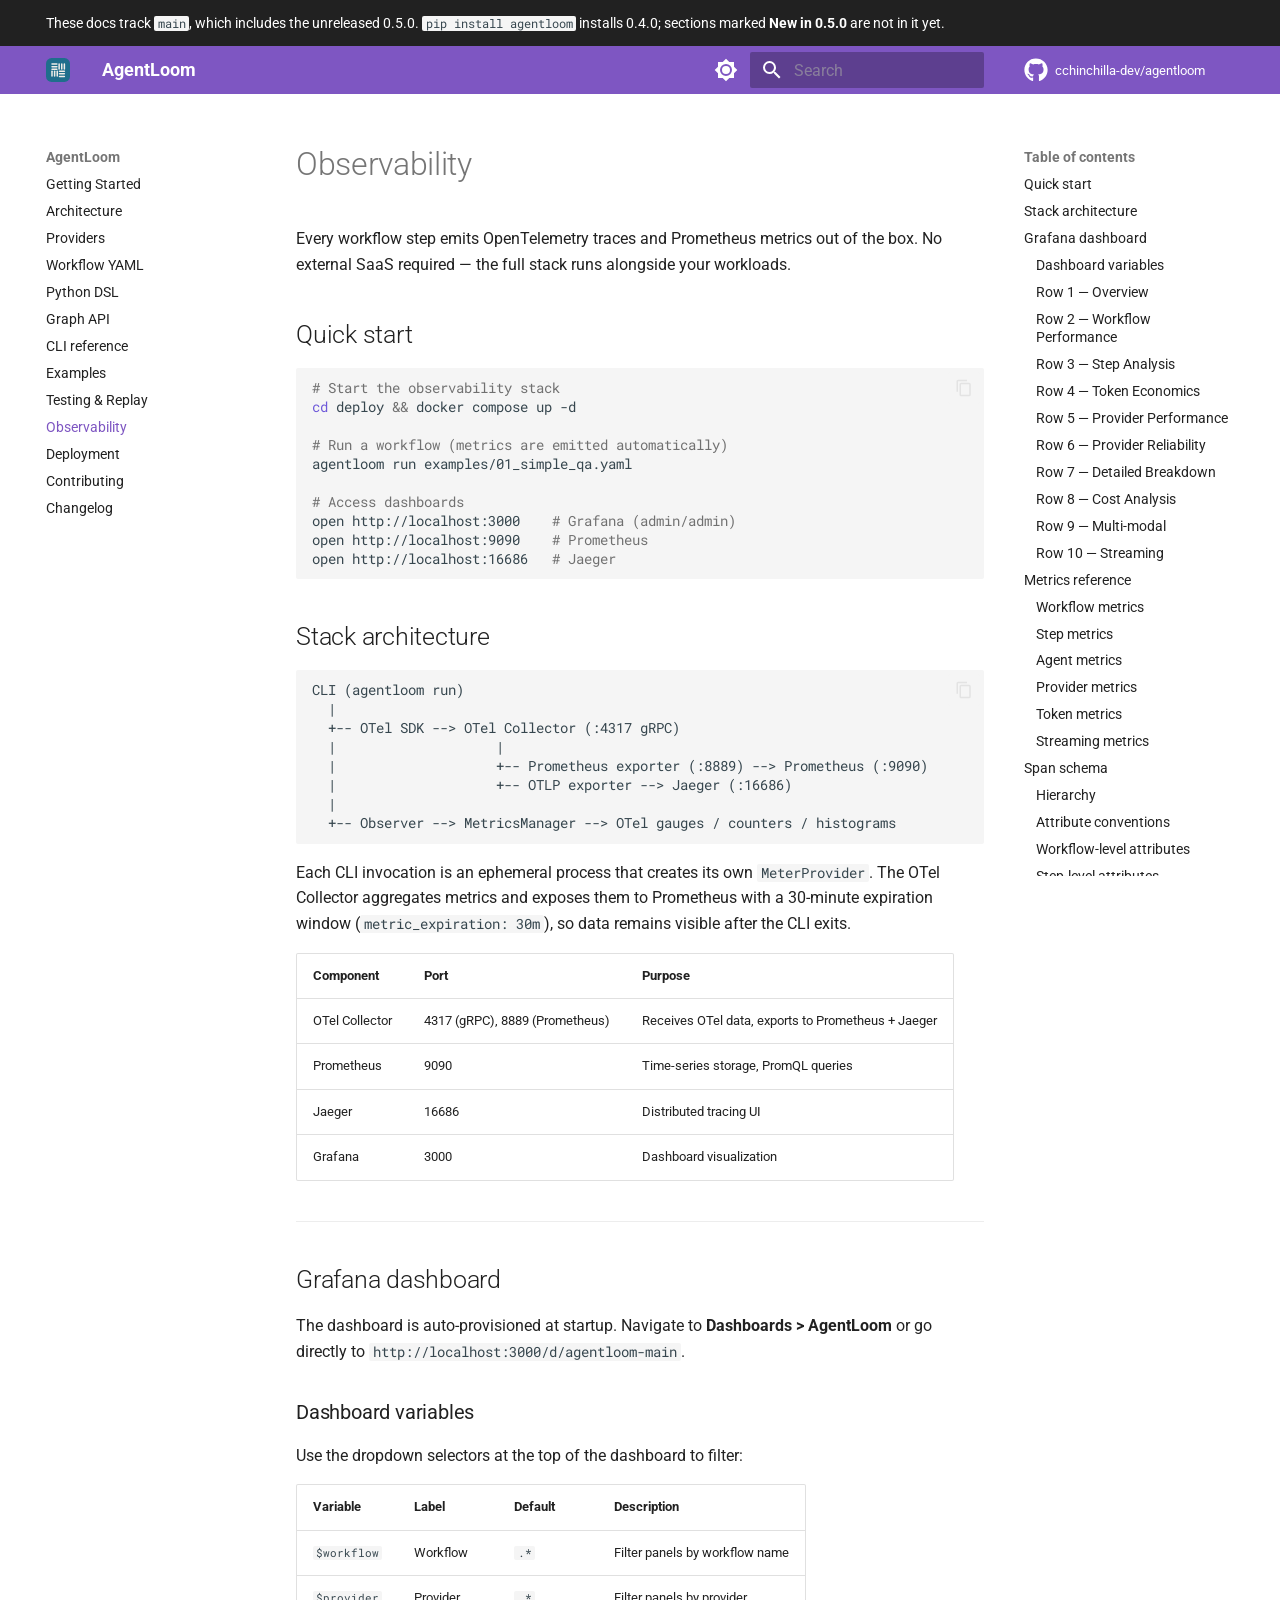
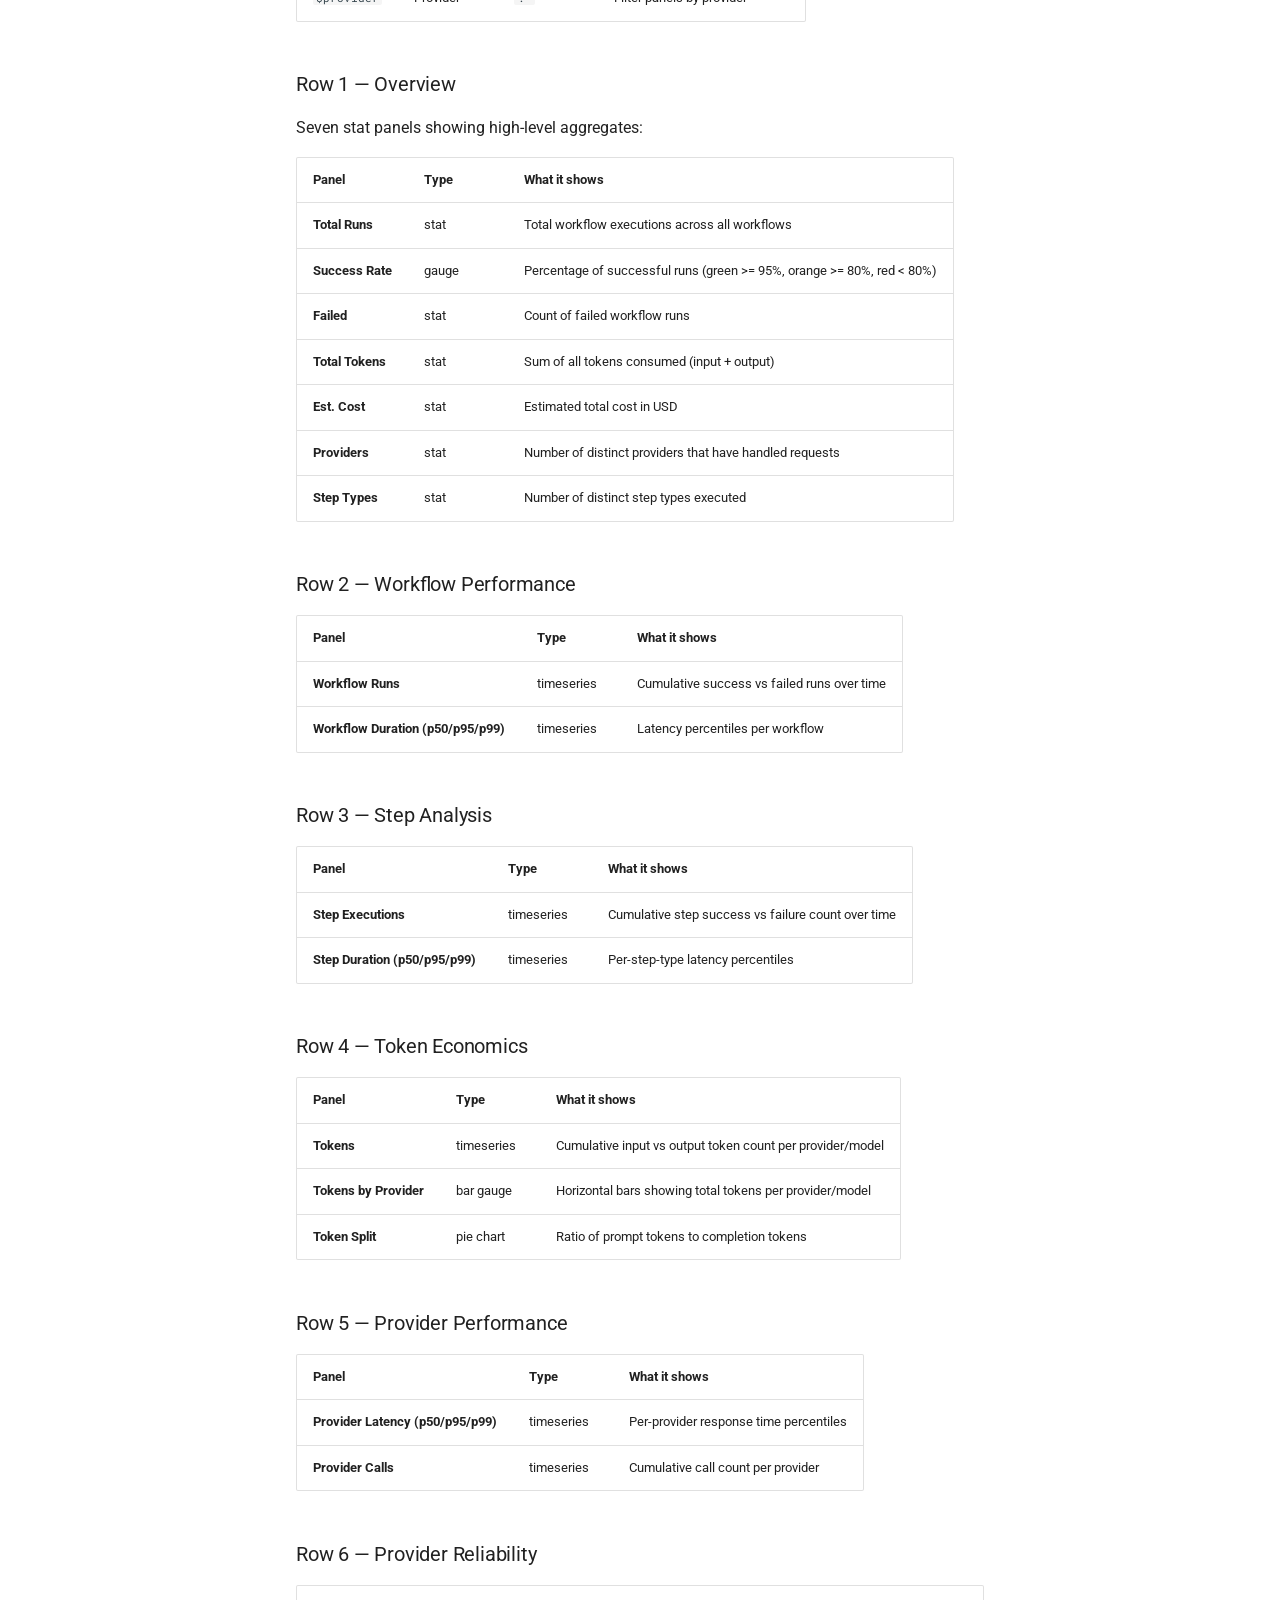
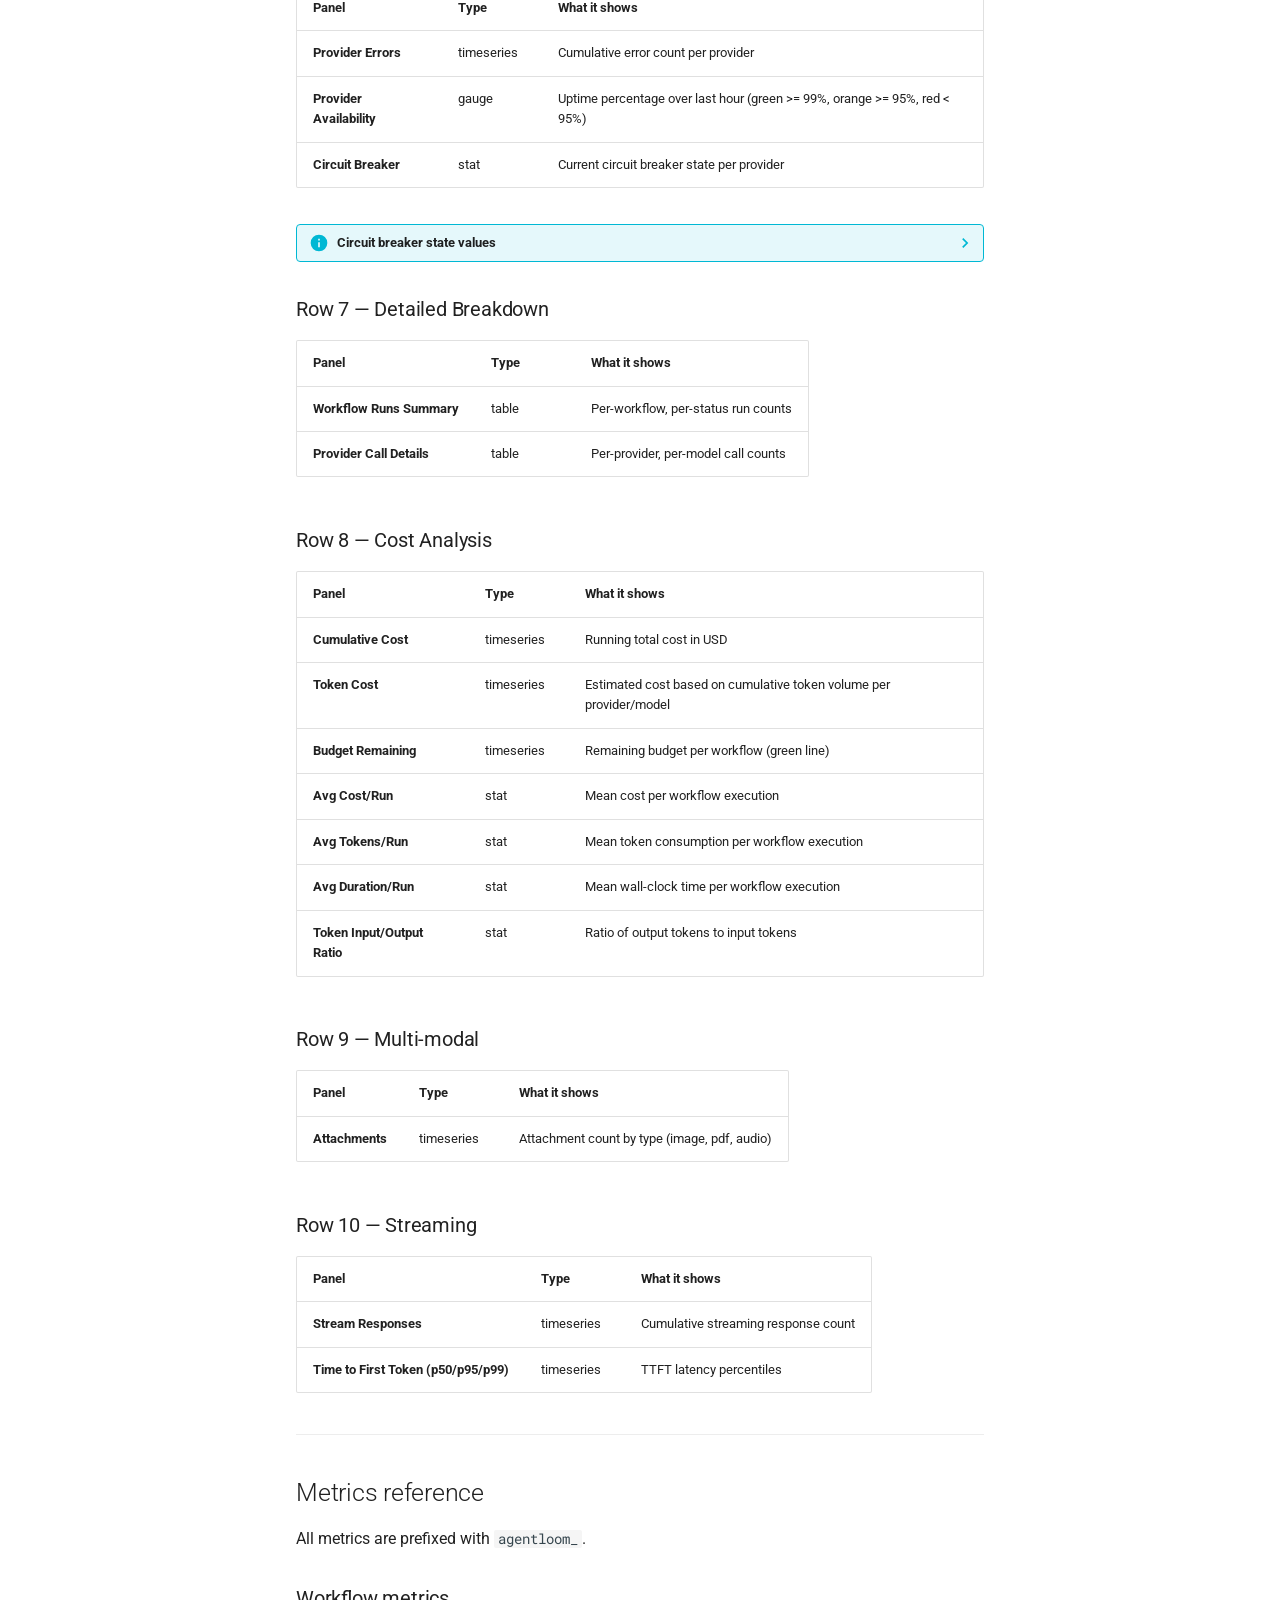
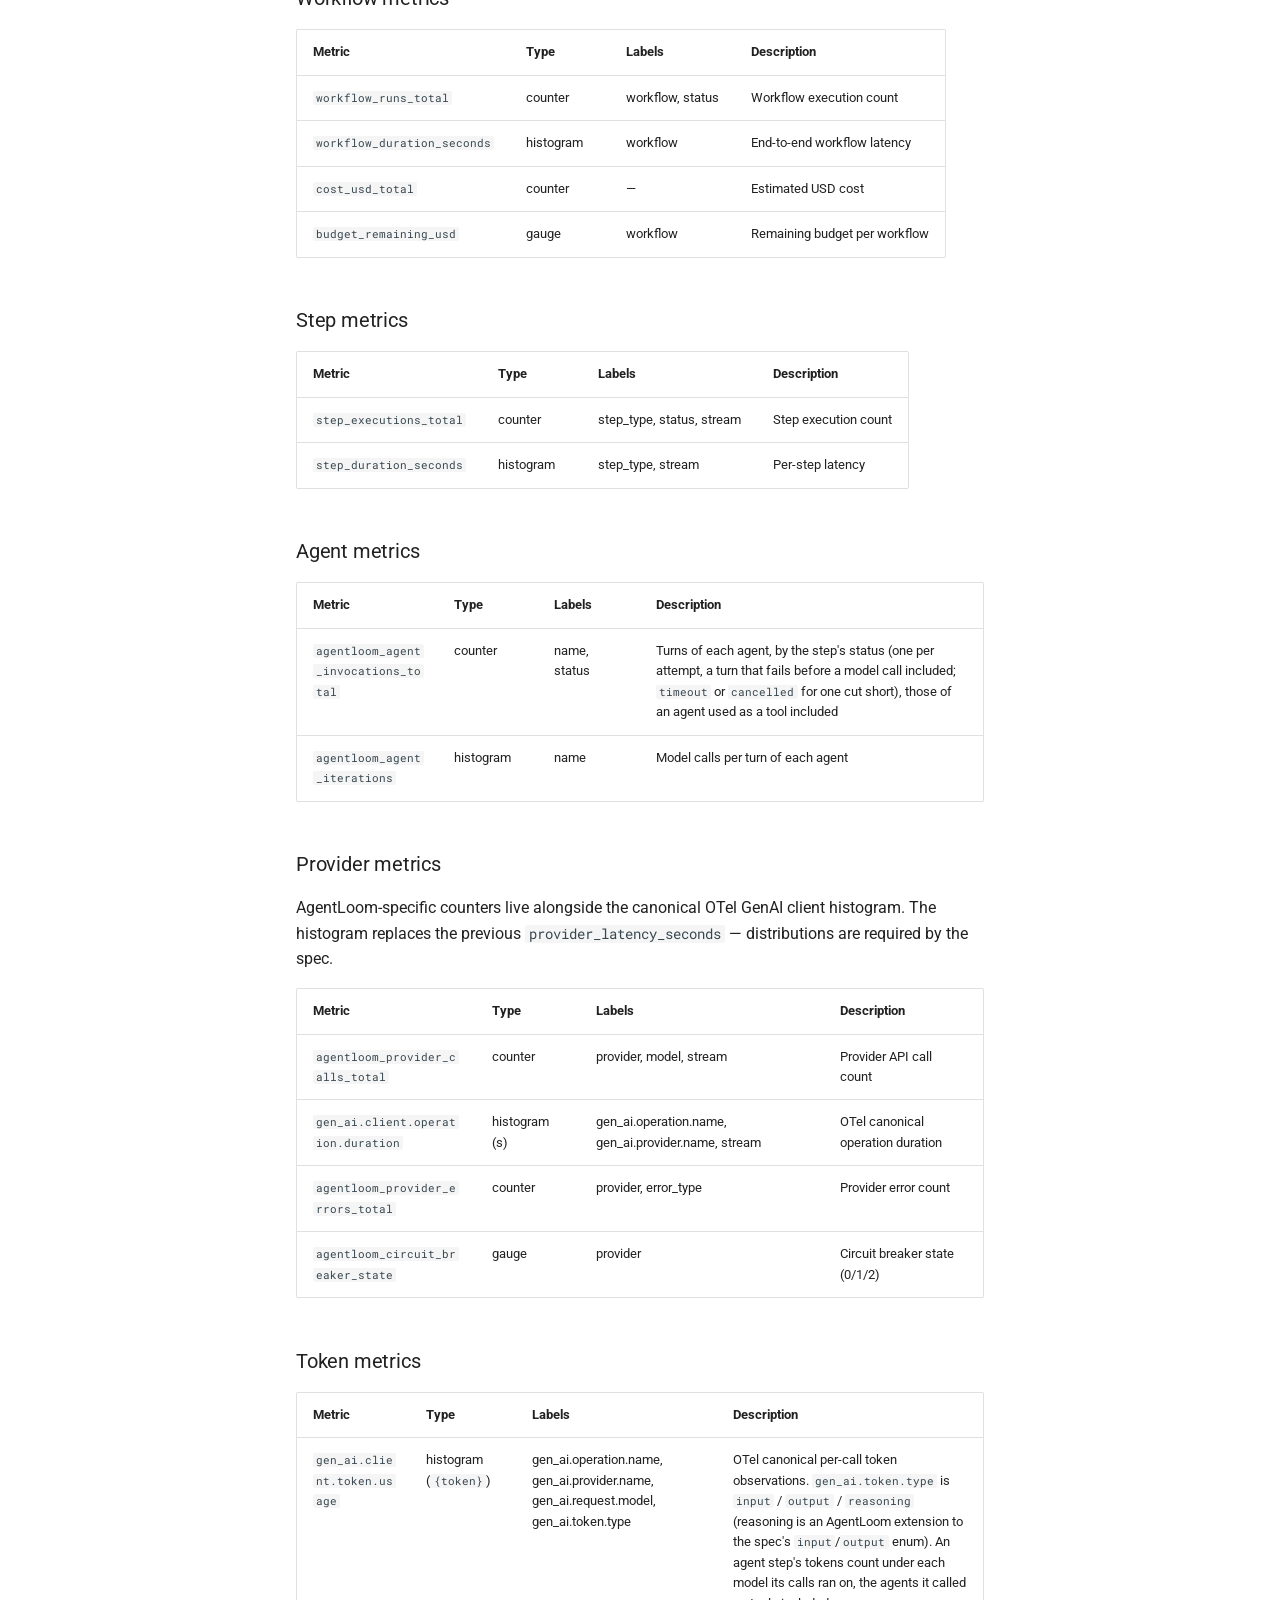
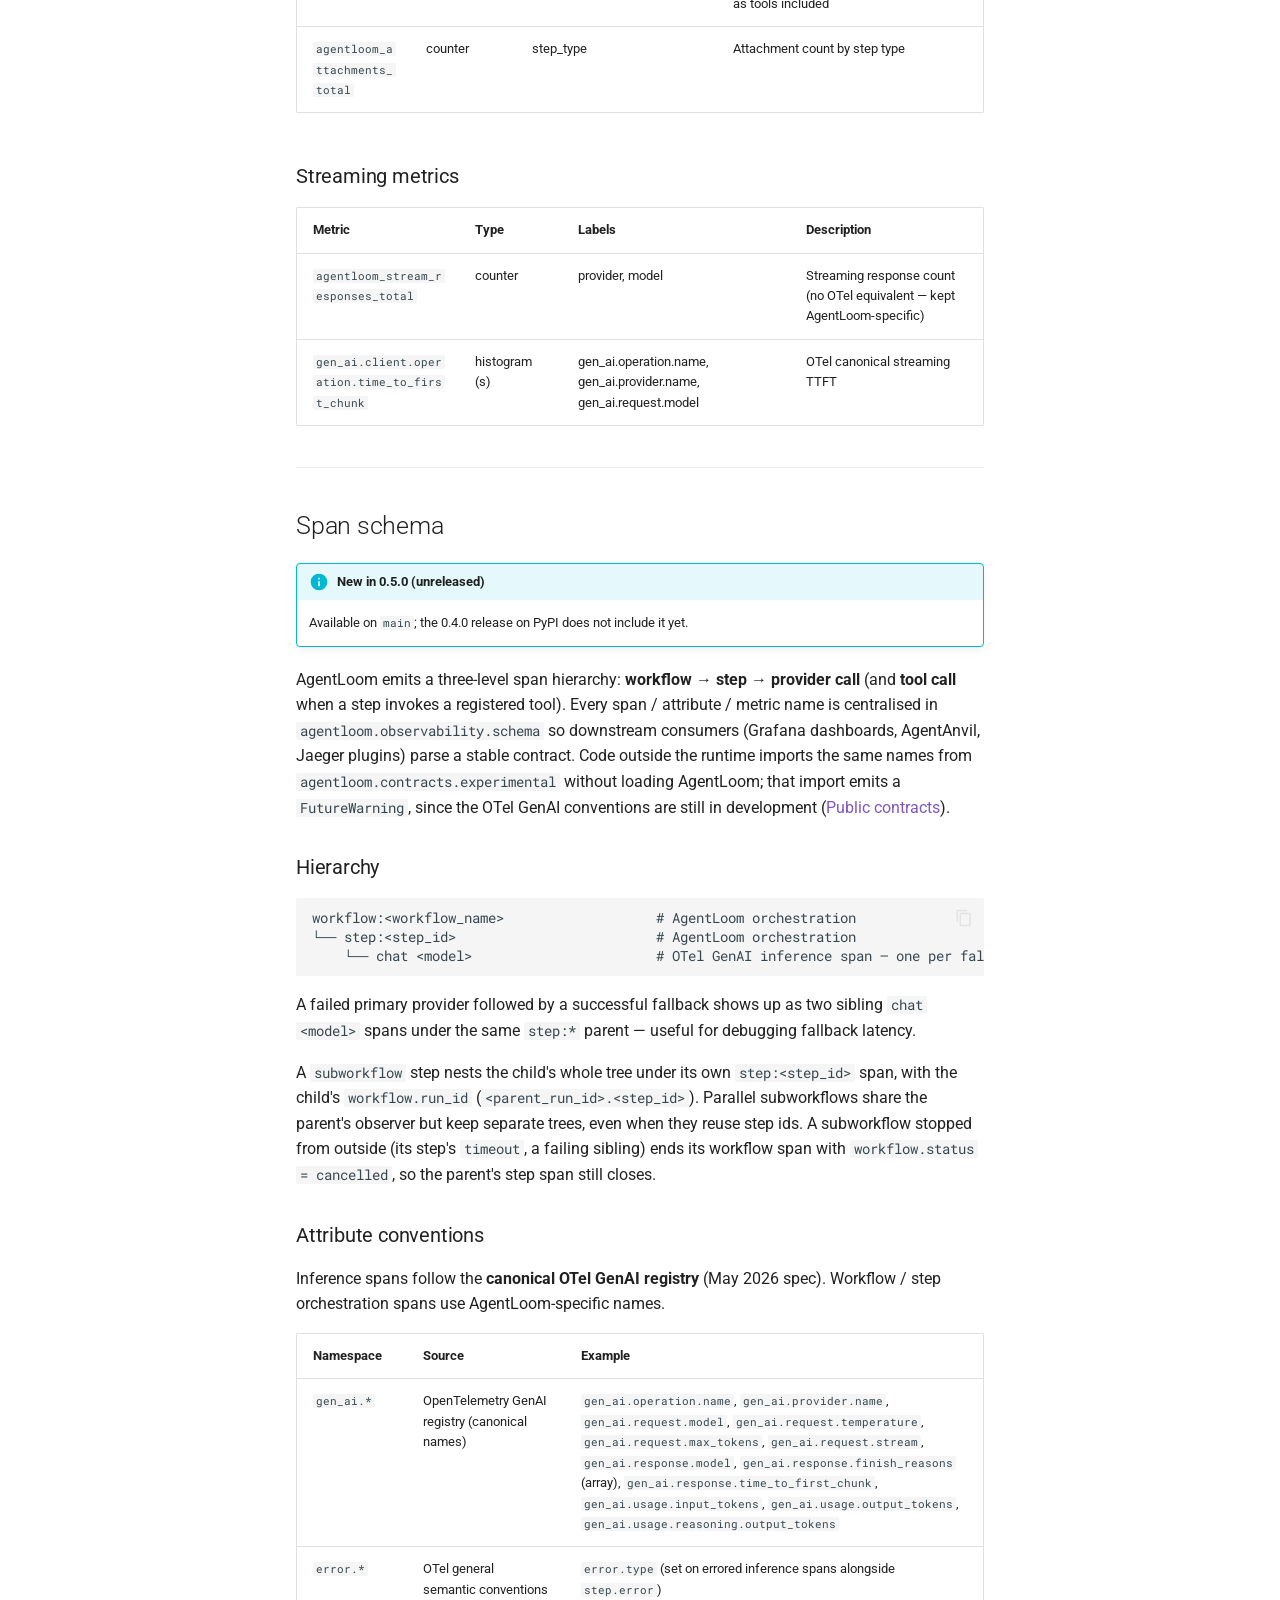
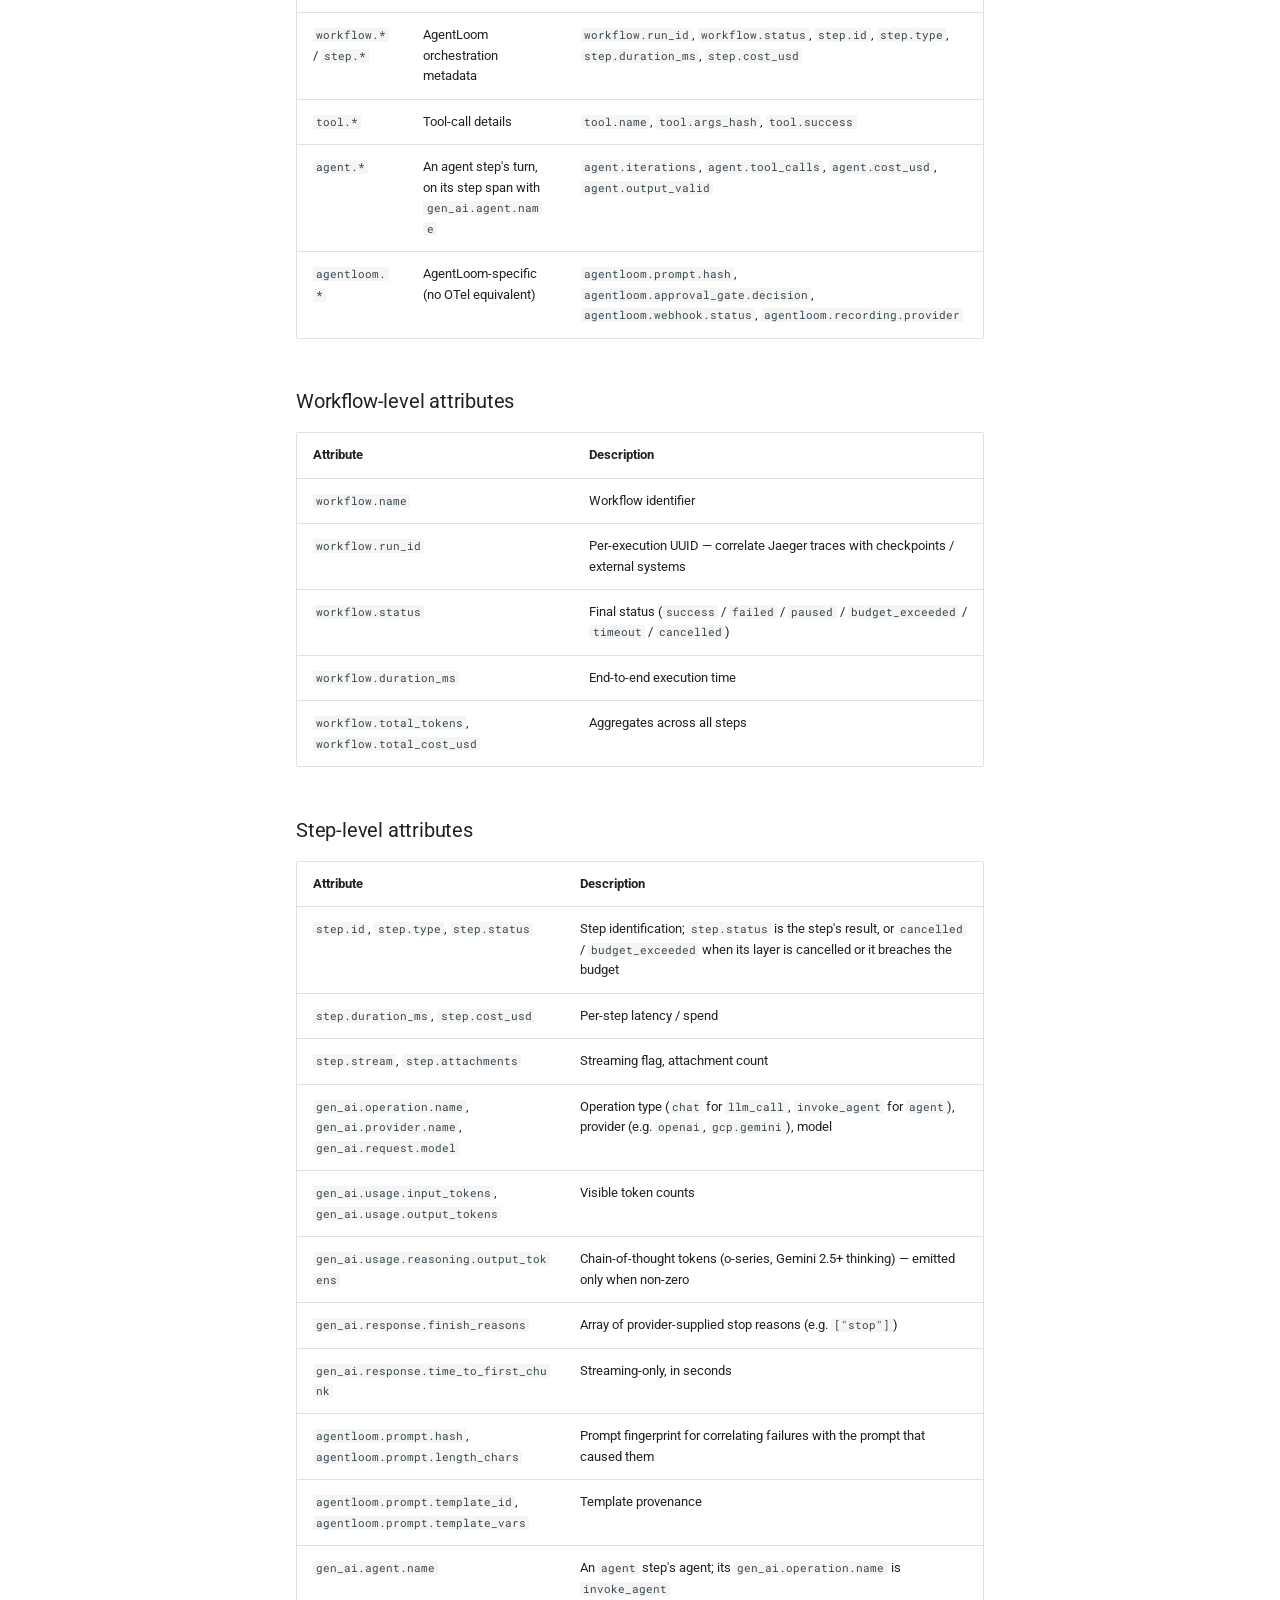
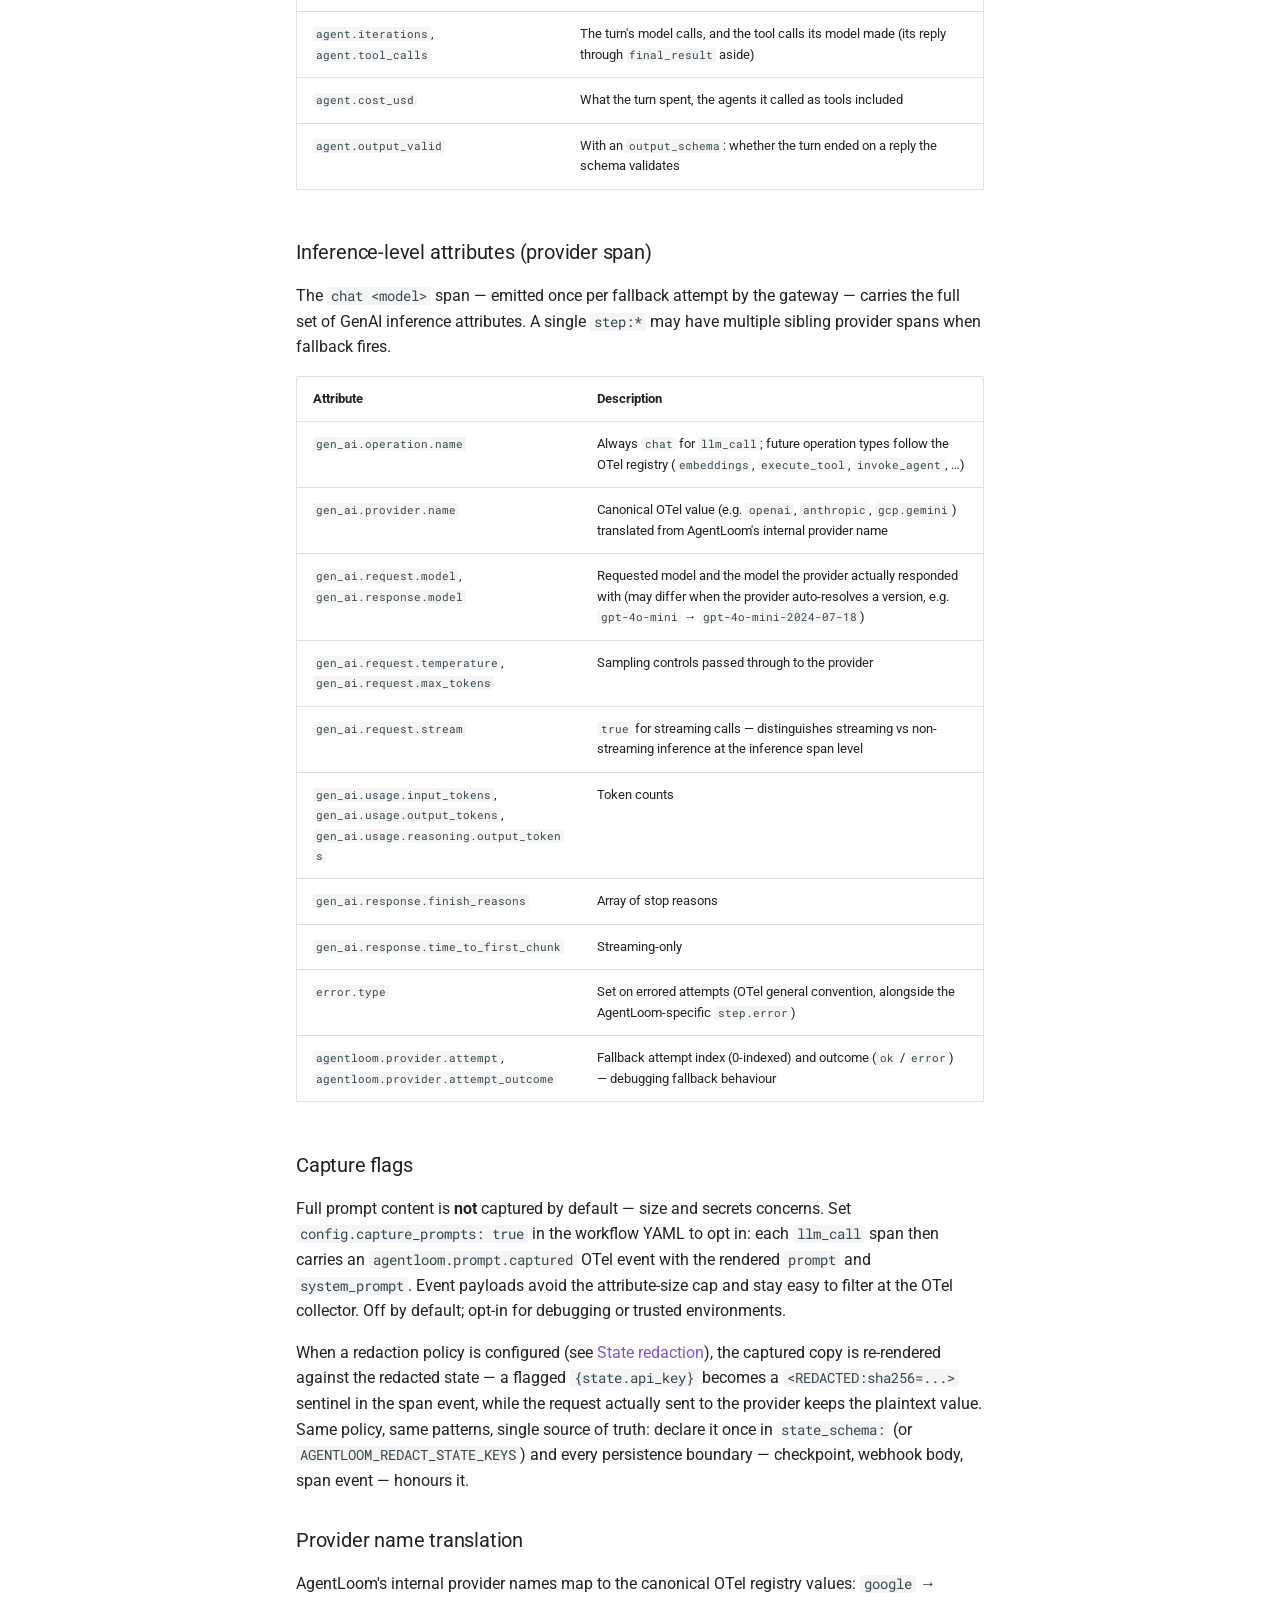
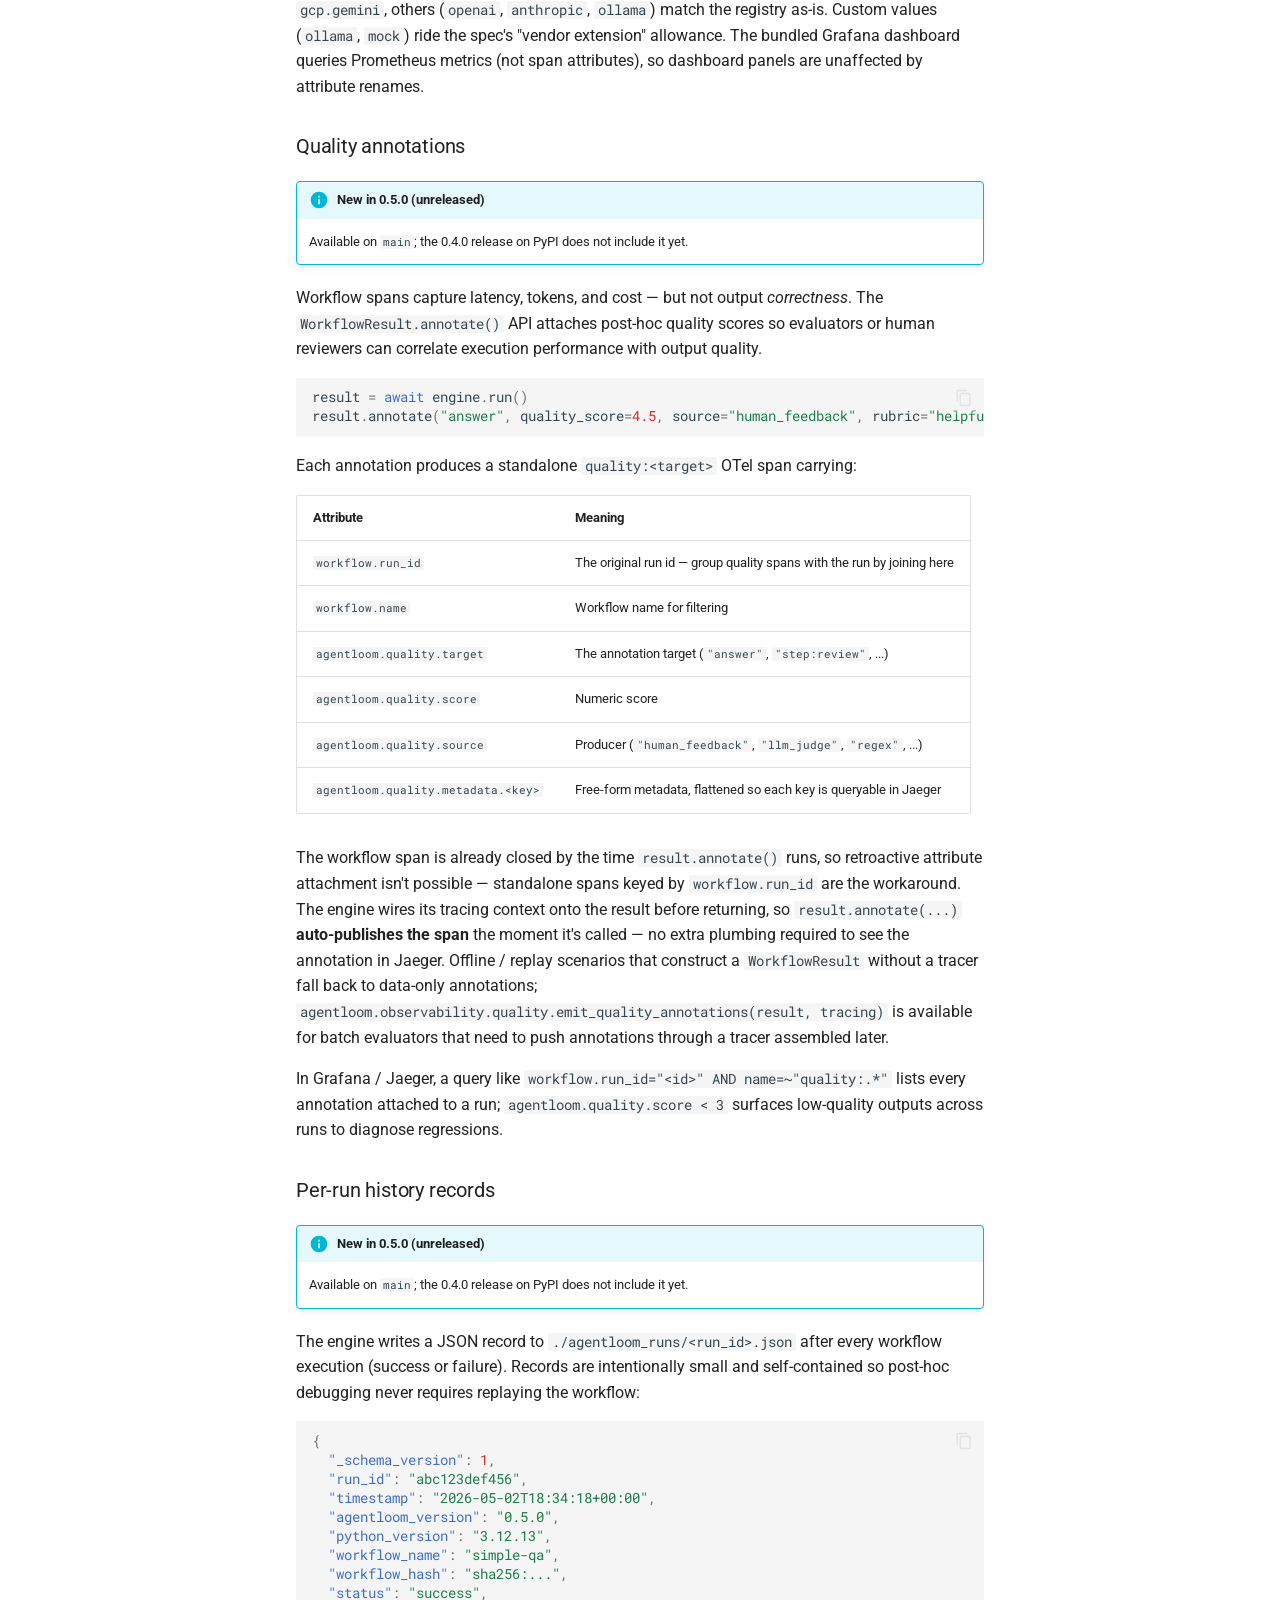
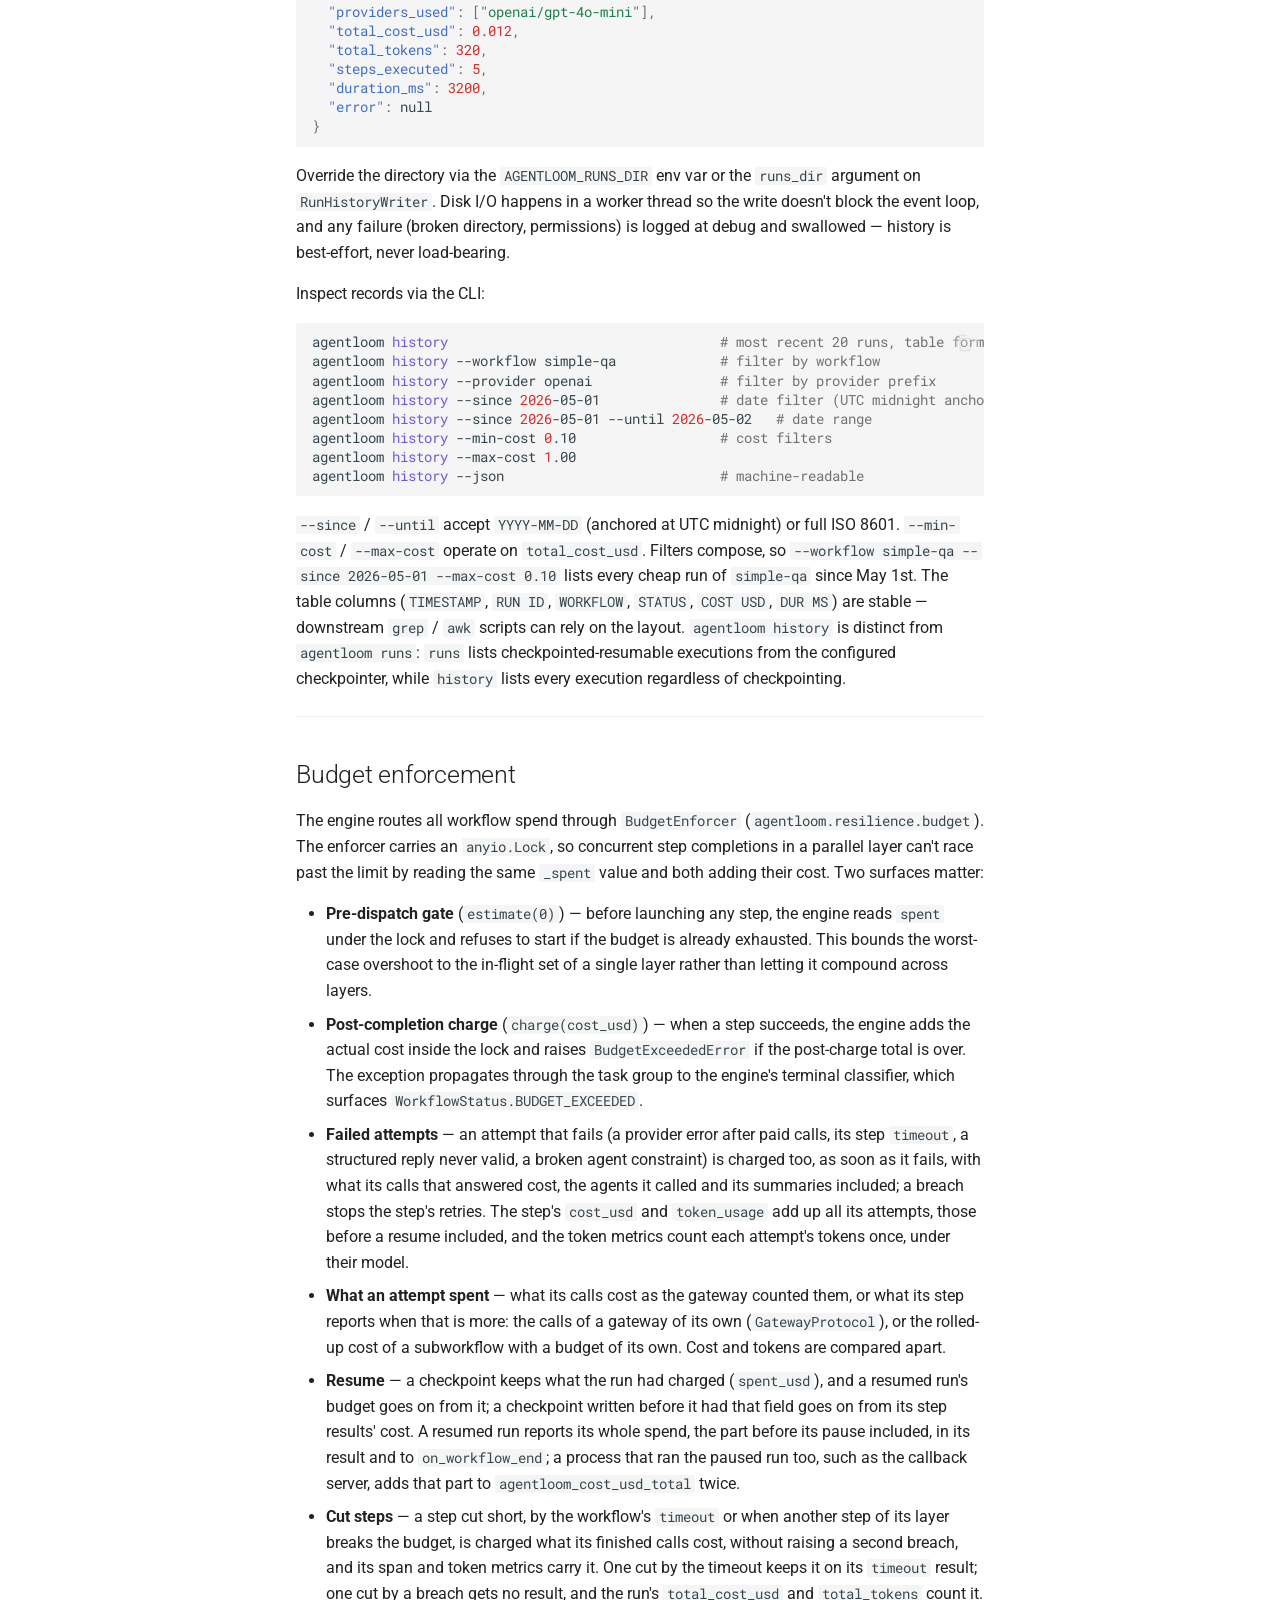
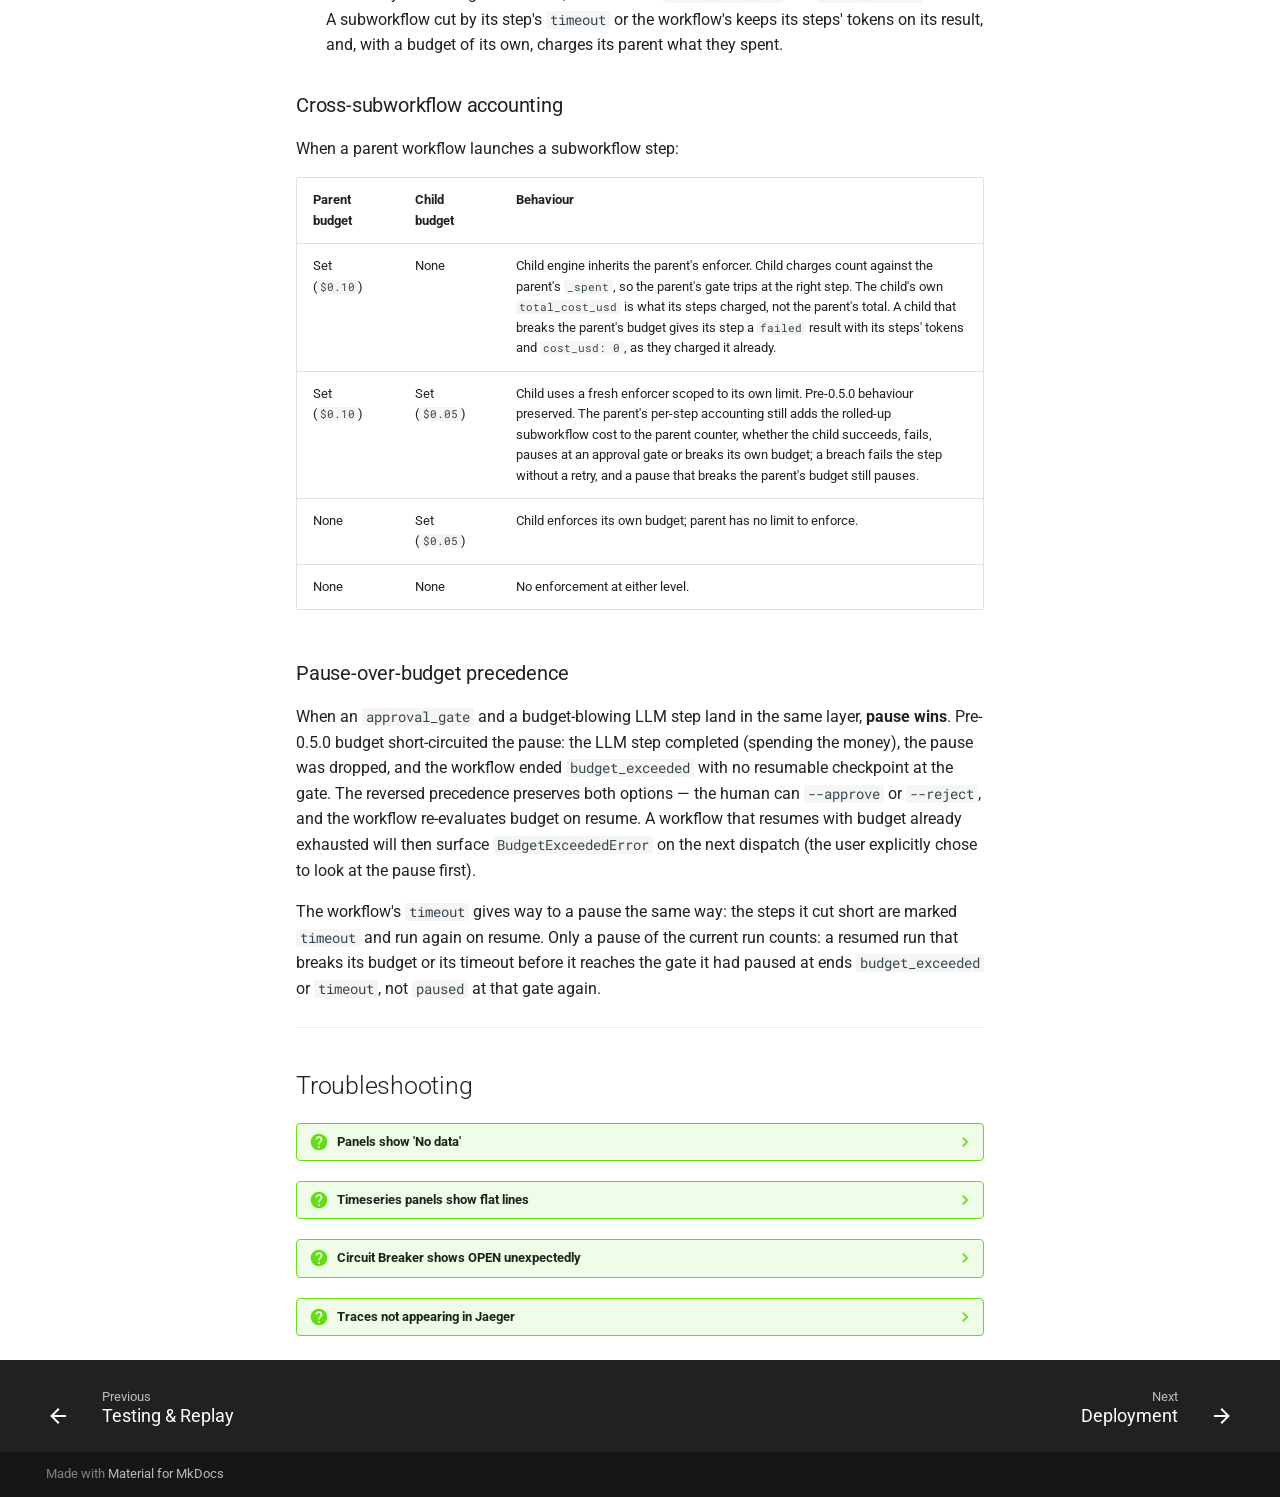
<file: observability/index.html>
<!doctype html>
<html lang="en" class="no-js">
  <head>
    
      <meta charset="utf-8">
      <meta name="viewport" content="width=device-width,initial-scale=1">
      
        <meta name="description" content="Deterministic LLM workflow orchestration with native observability, resilience, and cost control.">
      
      
      
        <link rel="canonical" href="https://cchinchilla-dev.github.io/agentloom/observability/">
      
      
        <link rel="prev" href="../testing-and-replay/">
      
      
        <link rel="next" href="../deployment/">
      
      
        
      
      
      <link rel="icon" href="../images/logo.svg">
      <meta name="generator" content="mkdocs-1.6.1, mkdocs-material-9.7.6">
    
    
      
        <title>Observability - AgentLoom</title>
      
    
    
      <link rel="stylesheet" href="../assets/stylesheets/main.484c7ddc.min.css">
      
        
        <link rel="stylesheet" href="../assets/stylesheets/palette.ab4e12ef.min.css">
      
      


    
    
      
    
    
      
        
        
        <link rel="preconnect" href="https://fonts.gstatic.com" crossorigin>
        <link rel="stylesheet" href="https://fonts.googleapis.com/css?family=Roboto:300,300i,400,400i,700,700i%7CRoboto+Mono:400,400i,700,700i&display=fallback">
        <style>:root{--md-text-font:"Roboto";--md-code-font:"Roboto Mono"}</style>
      
    
    
      <link rel="stylesheet" href="../stylesheets/extra.css">
    
    <script>__md_scope=new URL("..",location),__md_hash=e=>[...e].reduce(((e,_)=>(e<<5)-e+_.charCodeAt(0)),0),__md_get=(e,_=localStorage,t=__md_scope)=>JSON.parse(_.getItem(t.pathname+"."+e)),__md_set=(e,_,t=localStorage,a=__md_scope)=>{try{t.setItem(a.pathname+"."+e,JSON.stringify(_))}catch(e){}}</script>
    
      

    
    
  </head>
  
  
    
    
      
    
    
    
    
    <body dir="ltr" data-md-color-scheme="default" data-md-color-primary="deep-purple" data-md-color-accent="amber">
  
    
    <input class="md-toggle" data-md-toggle="drawer" type="checkbox" id="__drawer" autocomplete="off">
    <input class="md-toggle" data-md-toggle="search" type="checkbox" id="__search" autocomplete="off">
    <label class="md-overlay" for="__drawer"></label>
    <div data-md-component="skip">
      
        
        <a href="#observability" class="md-skip">
          Skip to content
        </a>
      
    </div>
    <div data-md-component="announce">
      
        <aside class="md-banner">
          <div class="md-banner__inner md-grid md-typeset">
            
            
These docs track <code>main</code>, which includes the unreleased 0.5.0. <code>pip install agentloom</code> installs 0.4.0; sections marked <strong>New in 0.5.0</strong> are not in it yet.

          </div>
          
        </aside>
      
    </div>
    
    
      

  

<header class="md-header md-header--shadow" data-md-component="header">
  <nav class="md-header__inner md-grid" aria-label="Header">
    <a href=".." title="AgentLoom" class="md-header__button md-logo" aria-label="AgentLoom" data-md-component="logo">
      
  <img src="../images/logo.svg" alt="logo">

    </a>
    <label class="md-header__button md-icon" for="__drawer">
      
      <svg xmlns="http://www.w3.org/2000/svg" viewBox="0 0 24 24"><path d="M3 6h18v2H3zm0 5h18v2H3zm0 5h18v2H3z"/></svg>
    </label>
    <div class="md-header__title" data-md-component="header-title">
      <div class="md-header__ellipsis">
        <div class="md-header__topic">
          <span class="md-ellipsis">
            AgentLoom
          </span>
        </div>
        <div class="md-header__topic" data-md-component="header-topic">
          <span class="md-ellipsis">
            
              Observability
            
          </span>
        </div>
      </div>
    </div>
    
      
        <form class="md-header__option" data-md-component="palette">
  
    
    
    
    <input class="md-option" data-md-color-media="" data-md-color-scheme="default" data-md-color-primary="deep-purple" data-md-color-accent="amber"  aria-label="Switch to dark mode"  type="radio" name="__palette" id="__palette_0">
    
      <label class="md-header__button md-icon" title="Switch to dark mode" for="__palette_1" hidden>
        <svg xmlns="http://www.w3.org/2000/svg" viewBox="0 0 24 24"><path d="M12 8a4 4 0 0 0-4 4 4 4 0 0 0 4 4 4 4 0 0 0 4-4 4 4 0 0 0-4-4m0 10a6 6 0 0 1-6-6 6 6 0 0 1 6-6 6 6 0 0 1 6 6 6 6 0 0 1-6 6m8-9.31V4h-4.69L12 .69 8.69 4H4v4.69L.69 12 4 15.31V20h4.69L12 23.31 15.31 20H20v-4.69L23.31 12z"/></svg>
      </label>
    
  
    
    
    
    <input class="md-option" data-md-color-media="" data-md-color-scheme="slate" data-md-color-primary="deep-purple" data-md-color-accent="amber"  aria-label="Switch to light mode"  type="radio" name="__palette" id="__palette_1">
    
      <label class="md-header__button md-icon" title="Switch to light mode" for="__palette_0" hidden>
        <svg xmlns="http://www.w3.org/2000/svg" viewBox="0 0 24 24"><path d="M12 18c-.89 0-1.74-.2-2.5-.55C11.56 16.5 13 14.42 13 12s-1.44-4.5-3.5-5.45C10.26 6.2 11.11 6 12 6a6 6 0 0 1 6 6 6 6 0 0 1-6 6m8-9.31V4h-4.69L12 .69 8.69 4H4v4.69L.69 12 4 15.31V20h4.69L12 23.31 15.31 20H20v-4.69L23.31 12z"/></svg>
      </label>
    
  
</form>
      
    
    
      <script>var palette=__md_get("__palette");if(palette&&palette.color){if("(prefers-color-scheme)"===palette.color.media){var media=matchMedia("(prefers-color-scheme: light)"),input=document.querySelector(media.matches?"[data-md-color-media='(prefers-color-scheme: light)']":"[data-md-color-media='(prefers-color-scheme: dark)']");palette.color.media=input.getAttribute("data-md-color-media"),palette.color.scheme=input.getAttribute("data-md-color-scheme"),palette.color.primary=input.getAttribute("data-md-color-primary"),palette.color.accent=input.getAttribute("data-md-color-accent")}for(var[key,value]of Object.entries(palette.color))document.body.setAttribute("data-md-color-"+key,value)}</script>
    
    
    
      
      
        <label class="md-header__button md-icon" for="__search">
          
          <svg xmlns="http://www.w3.org/2000/svg" viewBox="0 0 24 24"><path d="M9.5 3A6.5 6.5 0 0 1 16 9.5c0 1.61-.59 3.09-1.56 4.23l.27.27h.79l5 5-1.5 1.5-5-5v-.79l-.27-.27A6.52 6.52 0 0 1 9.5 16 6.5 6.5 0 0 1 3 9.5 6.5 6.5 0 0 1 9.5 3m0 2C7 5 5 7 5 9.5S7 14 9.5 14 14 12 14 9.5 12 5 9.5 5"/></svg>
        </label>
        <div class="md-search" data-md-component="search" role="dialog">
  <label class="md-search__overlay" for="__search"></label>
  <div class="md-search__inner" role="search">
    <form class="md-search__form" name="search">
      <input type="text" class="md-search__input" name="query" aria-label="Search" placeholder="Search" autocapitalize="off" autocorrect="off" autocomplete="off" spellcheck="false" data-md-component="search-query" required>
      <label class="md-search__icon md-icon" for="__search">
        
        <svg xmlns="http://www.w3.org/2000/svg" viewBox="0 0 24 24"><path d="M9.5 3A6.5 6.5 0 0 1 16 9.5c0 1.61-.59 3.09-1.56 4.23l.27.27h.79l5 5-1.5 1.5-5-5v-.79l-.27-.27A6.52 6.52 0 0 1 9.5 16 6.5 6.5 0 0 1 3 9.5 6.5 6.5 0 0 1 9.5 3m0 2C7 5 5 7 5 9.5S7 14 9.5 14 14 12 14 9.5 12 5 9.5 5"/></svg>
        
        <svg xmlns="http://www.w3.org/2000/svg" viewBox="0 0 24 24"><path d="M20 11v2H8l5.5 5.5-1.42 1.42L4.16 12l7.92-7.92L13.5 5.5 8 11z"/></svg>
      </label>
      <nav class="md-search__options" aria-label="Search">
        
        <button type="reset" class="md-search__icon md-icon" title="Clear" aria-label="Clear" tabindex="-1">
          
          <svg xmlns="http://www.w3.org/2000/svg" viewBox="0 0 24 24"><path d="M19 6.41 17.59 5 12 10.59 6.41 5 5 6.41 10.59 12 5 17.59 6.41 19 12 13.41 17.59 19 19 17.59 13.41 12z"/></svg>
        </button>
      </nav>
      
        <div class="md-search__suggest" data-md-component="search-suggest"></div>
      
    </form>
    <div class="md-search__output">
      <div class="md-search__scrollwrap" tabindex="0" data-md-scrollfix>
        <div class="md-search-result" data-md-component="search-result">
          <div class="md-search-result__meta">
            Initializing search
          </div>
          <ol class="md-search-result__list" role="presentation"></ol>
        </div>
      </div>
    </div>
  </div>
</div>
      
    
    
      <div class="md-header__source">
        <a href="https://github.com/cchinchilla-dev/agentloom" title="Go to repository" class="md-source" data-md-component="source">
  <div class="md-source__icon md-icon">
    
    <svg xmlns="http://www.w3.org/2000/svg" viewBox="0 0 512 512"><!--! Font Awesome Free 7.1.0 by @fontawesome - https://fontawesome.com License - https://fontawesome.com/license/free (Icons: CC BY 4.0, Fonts: SIL OFL 1.1, Code: MIT License) Copyright 2025 Fonticons, Inc.--><path d="M173.9 397.4c0 2-2.3 3.6-5.2 3.6-3.3.3-5.6-1.3-5.6-3.6 0-2 2.3-3.6 5.2-3.6 3-.3 5.6 1.3 5.6 3.6m-31.1-4.5c-.7 2 1.3 4.3 4.3 4.9 2.6 1 5.6 0 6.2-2s-1.3-4.3-4.3-5.2c-2.6-.7-5.5.3-6.2 2.3m44.2-1.7c-2.9.7-4.9 2.6-4.6 4.9.3 2 2.9 3.3 5.9 2.6 2.9-.7 4.9-2.6 4.6-4.6-.3-1.9-3-3.2-5.9-2.9M252.8 8C114.1 8 8 113.3 8 252c0 110.9 69.8 205.8 169.5 239.2 12.8 2.3 17.3-5.6 17.3-12.1 0-6.2-.3-40.4-.3-61.4 0 0-70 15-84.7-29.8 0 0-11.4-29.1-27.8-36.6 0 0-22.9-15.7 1.6-15.4 0 0 24.9 2 38.6 25.8 21.9 38.6 58.6 27.5 72.9 20.9 2.3-16 8.8-27.1 16-33.7-55.9-6.2-112.3-14.3-112.3-110.5 0-27.5 7.6-41.3 23.6-58.9-2.6-6.5-11.1-33.3 2.6-67.9 20.9-6.5 69 27 69 27 20-5.6 41.5-8.5 62.8-8.5s42.8 2.9 62.8 8.5c0 0 48.1-33.6 69-27 13.7 34.7 5.2 61.4 2.6 67.9 16 17.7 25.8 31.5 25.8 58.9 0 96.5-58.9 104.2-114.8 110.5 9.2 7.9 17 22.9 17 46.4 0 33.7-.3 75.4-.3 83.6 0 6.5 4.6 14.4 17.3 12.1C436.2 457.8 504 362.9 504 252 504 113.3 391.5 8 252.8 8M105.2 352.9c-1.3 1-1 3.3.7 5.2 1.6 1.6 3.9 2.3 5.2 1 1.3-1 1-3.3-.7-5.2-1.6-1.6-3.9-2.3-5.2-1m-10.8-8.1c-.7 1.3.3 2.9 2.3 3.9 1.6 1 3.6.7 4.3-.7.7-1.3-.3-2.9-2.3-3.9-2-.6-3.6-.3-4.3.7m32.4 35.6c-1.6 1.3-1 4.3 1.3 6.2 2.3 2.3 5.2 2.6 6.5 1 1.3-1.3.7-4.3-1.3-6.2-2.2-2.3-5.2-2.6-6.5-1m-11.4-14.7c-1.6 1-1.6 3.6 0 5.9s4.3 3.3 5.6 2.3c1.6-1.3 1.6-3.9 0-6.2-1.4-2.3-4-3.3-5.6-2"/></svg>
  </div>
  <div class="md-source__repository">
    cchinchilla-dev/agentloom
  </div>
</a>
      </div>
    
  </nav>
  
</header>
    
    <div class="md-container" data-md-component="container">
      
      
        
          
        
      
      <main class="md-main" data-md-component="main">
        <div class="md-main__inner md-grid">
          
            
              
              <div class="md-sidebar md-sidebar--primary" data-md-component="sidebar" data-md-type="navigation" >
                <div class="md-sidebar__scrollwrap">
                  <div class="md-sidebar__inner">
                    



<nav class="md-nav md-nav--primary" aria-label="Navigation" data-md-level="0">
  <label class="md-nav__title" for="__drawer">
    <a href=".." title="AgentLoom" class="md-nav__button md-logo" aria-label="AgentLoom" data-md-component="logo">
      
  <img src="../images/logo.svg" alt="logo">

    </a>
    AgentLoom
  </label>
  
    <div class="md-nav__source">
      <a href="https://github.com/cchinchilla-dev/agentloom" title="Go to repository" class="md-source" data-md-component="source">
  <div class="md-source__icon md-icon">
    
    <svg xmlns="http://www.w3.org/2000/svg" viewBox="0 0 512 512"><!--! Font Awesome Free 7.1.0 by @fontawesome - https://fontawesome.com License - https://fontawesome.com/license/free (Icons: CC BY 4.0, Fonts: SIL OFL 1.1, Code: MIT License) Copyright 2025 Fonticons, Inc.--><path d="M173.9 397.4c0 2-2.3 3.6-5.2 3.6-3.3.3-5.6-1.3-5.6-3.6 0-2 2.3-3.6 5.2-3.6 3-.3 5.6 1.3 5.6 3.6m-31.1-4.5c-.7 2 1.3 4.3 4.3 4.9 2.6 1 5.6 0 6.2-2s-1.3-4.3-4.3-5.2c-2.6-.7-5.5.3-6.2 2.3m44.2-1.7c-2.9.7-4.9 2.6-4.6 4.9.3 2 2.9 3.3 5.9 2.6 2.9-.7 4.9-2.6 4.6-4.6-.3-1.9-3-3.2-5.9-2.9M252.8 8C114.1 8 8 113.3 8 252c0 110.9 69.8 205.8 169.5 239.2 12.8 2.3 17.3-5.6 17.3-12.1 0-6.2-.3-40.4-.3-61.4 0 0-70 15-84.7-29.8 0 0-11.4-29.1-27.8-36.6 0 0-22.9-15.7 1.6-15.4 0 0 24.9 2 38.6 25.8 21.9 38.6 58.6 27.5 72.9 20.9 2.3-16 8.8-27.1 16-33.7-55.9-6.2-112.3-14.3-112.3-110.5 0-27.5 7.6-41.3 23.6-58.9-2.6-6.5-11.1-33.3 2.6-67.9 20.9-6.5 69 27 69 27 20-5.6 41.5-8.5 62.8-8.5s42.8 2.9 62.8 8.5c0 0 48.1-33.6 69-27 13.7 34.7 5.2 61.4 2.6 67.9 16 17.7 25.8 31.5 25.8 58.9 0 96.5-58.9 104.2-114.8 110.5 9.2 7.9 17 22.9 17 46.4 0 33.7-.3 75.4-.3 83.6 0 6.5 4.6 14.4 17.3 12.1C436.2 457.8 504 362.9 504 252 504 113.3 391.5 8 252.8 8M105.2 352.9c-1.3 1-1 3.3.7 5.2 1.6 1.6 3.9 2.3 5.2 1 1.3-1 1-3.3-.7-5.2-1.6-1.6-3.9-2.3-5.2-1m-10.8-8.1c-.7 1.3.3 2.9 2.3 3.9 1.6 1 3.6.7 4.3-.7.7-1.3-.3-2.9-2.3-3.9-2-.6-3.6-.3-4.3.7m32.4 35.6c-1.6 1.3-1 4.3 1.3 6.2 2.3 2.3 5.2 2.6 6.5 1 1.3-1.3.7-4.3-1.3-6.2-2.2-2.3-5.2-2.6-6.5-1m-11.4-14.7c-1.6 1-1.6 3.6 0 5.9s4.3 3.3 5.6 2.3c1.6-1.3 1.6-3.9 0-6.2-1.4-2.3-4-3.3-5.6-2"/></svg>
  </div>
  <div class="md-source__repository">
    cchinchilla-dev/agentloom
  </div>
</a>
    </div>
  
  <ul class="md-nav__list" data-md-scrollfix>
    
      
      
  
  
  
  
    <li class="md-nav__item">
      <a href=".." class="md-nav__link">
        
  
  
  <span class="md-ellipsis">
    
  
    Getting Started
  

    
  </span>
  
  

      </a>
    </li>
  

    
      
      
  
  
  
  
    <li class="md-nav__item">
      <a href="../architecture/" class="md-nav__link">
        
  
  
  <span class="md-ellipsis">
    
  
    Architecture
  

    
  </span>
  
  

      </a>
    </li>
  

    
      
      
  
  
  
  
    <li class="md-nav__item">
      <a href="../providers/" class="md-nav__link">
        
  
  
  <span class="md-ellipsis">
    
  
    Providers
  

    
  </span>
  
  

      </a>
    </li>
  

    
      
      
  
  
  
  
    <li class="md-nav__item">
      <a href="../workflow-yaml/" class="md-nav__link">
        
  
  
  <span class="md-ellipsis">
    
  
    Workflow YAML
  

    
  </span>
  
  

      </a>
    </li>
  

    
      
      
  
  
  
  
    <li class="md-nav__item">
      <a href="../python-dsl/" class="md-nav__link">
        
  
  
  <span class="md-ellipsis">
    
  
    Python DSL
  

    
  </span>
  
  

      </a>
    </li>
  

    
      
      
  
  
  
  
    <li class="md-nav__item">
      <a href="../graph-api/" class="md-nav__link">
        
  
  
  <span class="md-ellipsis">
    
  
    Graph API
  

    
  </span>
  
  

      </a>
    </li>
  

    
      
      
  
  
  
  
    <li class="md-nav__item">
      <a href="../cli/" class="md-nav__link">
        
  
  
  <span class="md-ellipsis">
    
  
    CLI reference
  

    
  </span>
  
  

      </a>
    </li>
  

    
      
      
  
  
  
  
    <li class="md-nav__item">
      <a href="../examples/" class="md-nav__link">
        
  
  
  <span class="md-ellipsis">
    
  
    Examples
  

    
  </span>
  
  

      </a>
    </li>
  

    
      
      
  
  
  
  
    <li class="md-nav__item">
      <a href="../testing-and-replay/" class="md-nav__link">
        
  
  
  <span class="md-ellipsis">
    
  
    Testing & Replay
  

    
  </span>
  
  

      </a>
    </li>
  

    
      
      
  
  
    
  
  
  
    <li class="md-nav__item md-nav__item--active">
      
      <input class="md-nav__toggle md-toggle" type="checkbox" id="__toc">
      
      
        
      
      
        <label class="md-nav__link md-nav__link--active" for="__toc">
          
  
  
  <span class="md-ellipsis">
    
  
    Observability
  

    
  </span>
  
  

          <span class="md-nav__icon md-icon"></span>
        </label>
      
      <a href="./" class="md-nav__link md-nav__link--active">
        
  
  
  <span class="md-ellipsis">
    
  
    Observability
  

    
  </span>
  
  

      </a>
      
        

<nav class="md-nav md-nav--secondary" aria-label="Table of contents">
  
  
  
    
  
  
    <label class="md-nav__title" for="__toc">
      <span class="md-nav__icon md-icon"></span>
      Table of contents
    </label>
    <ul class="md-nav__list" data-md-component="toc" data-md-scrollfix>
      
        <li class="md-nav__item">
  <a href="#quick-start" class="md-nav__link">
    <span class="md-ellipsis">
      
        Quick start
      
    </span>
  </a>
  
</li>
      
        <li class="md-nav__item">
  <a href="#stack-architecture" class="md-nav__link">
    <span class="md-ellipsis">
      
        Stack architecture
      
    </span>
  </a>
  
</li>
      
        <li class="md-nav__item">
  <a href="#grafana-dashboard" class="md-nav__link">
    <span class="md-ellipsis">
      
        Grafana dashboard
      
    </span>
  </a>
  
    <nav class="md-nav" aria-label="Grafana dashboard">
      <ul class="md-nav__list">
        
          <li class="md-nav__item">
  <a href="#dashboard-variables" class="md-nav__link">
    <span class="md-ellipsis">
      
        Dashboard variables
      
    </span>
  </a>
  
</li>
        
          <li class="md-nav__item">
  <a href="#row-1-overview" class="md-nav__link">
    <span class="md-ellipsis">
      
        Row 1 — Overview
      
    </span>
  </a>
  
</li>
        
          <li class="md-nav__item">
  <a href="#row-2-workflow-performance" class="md-nav__link">
    <span class="md-ellipsis">
      
        Row 2 — Workflow Performance
      
    </span>
  </a>
  
</li>
        
          <li class="md-nav__item">
  <a href="#row-3-step-analysis" class="md-nav__link">
    <span class="md-ellipsis">
      
        Row 3 — Step Analysis
      
    </span>
  </a>
  
</li>
        
          <li class="md-nav__item">
  <a href="#row-4-token-economics" class="md-nav__link">
    <span class="md-ellipsis">
      
        Row 4 — Token Economics
      
    </span>
  </a>
  
</li>
        
          <li class="md-nav__item">
  <a href="#row-5-provider-performance" class="md-nav__link">
    <span class="md-ellipsis">
      
        Row 5 — Provider Performance
      
    </span>
  </a>
  
</li>
        
          <li class="md-nav__item">
  <a href="#row-6-provider-reliability" class="md-nav__link">
    <span class="md-ellipsis">
      
        Row 6 — Provider Reliability
      
    </span>
  </a>
  
</li>
        
          <li class="md-nav__item">
  <a href="#row-7-detailed-breakdown" class="md-nav__link">
    <span class="md-ellipsis">
      
        Row 7 — Detailed Breakdown
      
    </span>
  </a>
  
</li>
        
          <li class="md-nav__item">
  <a href="#row-8-cost-analysis" class="md-nav__link">
    <span class="md-ellipsis">
      
        Row 8 — Cost Analysis
      
    </span>
  </a>
  
</li>
        
          <li class="md-nav__item">
  <a href="#row-9-multi-modal" class="md-nav__link">
    <span class="md-ellipsis">
      
        Row 9 — Multi-modal
      
    </span>
  </a>
  
</li>
        
          <li class="md-nav__item">
  <a href="#row-10-streaming" class="md-nav__link">
    <span class="md-ellipsis">
      
        Row 10 — Streaming
      
    </span>
  </a>
  
</li>
        
      </ul>
    </nav>
  
</li>
      
        <li class="md-nav__item">
  <a href="#metrics-reference" class="md-nav__link">
    <span class="md-ellipsis">
      
        Metrics reference
      
    </span>
  </a>
  
    <nav class="md-nav" aria-label="Metrics reference">
      <ul class="md-nav__list">
        
          <li class="md-nav__item">
  <a href="#workflow-metrics" class="md-nav__link">
    <span class="md-ellipsis">
      
        Workflow metrics
      
    </span>
  </a>
  
</li>
        
          <li class="md-nav__item">
  <a href="#step-metrics" class="md-nav__link">
    <span class="md-ellipsis">
      
        Step metrics
      
    </span>
  </a>
  
</li>
        
          <li class="md-nav__item">
  <a href="#agent-metrics" class="md-nav__link">
    <span class="md-ellipsis">
      
        Agent metrics
      
    </span>
  </a>
  
</li>
        
          <li class="md-nav__item">
  <a href="#provider-metrics" class="md-nav__link">
    <span class="md-ellipsis">
      
        Provider metrics
      
    </span>
  </a>
  
</li>
        
          <li class="md-nav__item">
  <a href="#token-metrics" class="md-nav__link">
    <span class="md-ellipsis">
      
        Token metrics
      
    </span>
  </a>
  
</li>
        
          <li class="md-nav__item">
  <a href="#streaming-metrics" class="md-nav__link">
    <span class="md-ellipsis">
      
        Streaming metrics
      
    </span>
  </a>
  
</li>
        
      </ul>
    </nav>
  
</li>
      
        <li class="md-nav__item">
  <a href="#span-schema" class="md-nav__link">
    <span class="md-ellipsis">
      
        Span schema
      
    </span>
  </a>
  
    <nav class="md-nav" aria-label="Span schema">
      <ul class="md-nav__list">
        
          <li class="md-nav__item">
  <a href="#hierarchy" class="md-nav__link">
    <span class="md-ellipsis">
      
        Hierarchy
      
    </span>
  </a>
  
</li>
        
          <li class="md-nav__item">
  <a href="#attribute-conventions" class="md-nav__link">
    <span class="md-ellipsis">
      
        Attribute conventions
      
    </span>
  </a>
  
</li>
        
          <li class="md-nav__item">
  <a href="#workflow-level-attributes" class="md-nav__link">
    <span class="md-ellipsis">
      
        Workflow-level attributes
      
    </span>
  </a>
  
</li>
        
          <li class="md-nav__item">
  <a href="#step-level-attributes" class="md-nav__link">
    <span class="md-ellipsis">
      
        Step-level attributes
      
    </span>
  </a>
  
</li>
        
          <li class="md-nav__item">
  <a href="#inference-level-attributes-provider-span" class="md-nav__link">
    <span class="md-ellipsis">
      
        Inference-level attributes (provider span)
      
    </span>
  </a>
  
</li>
        
          <li class="md-nav__item">
  <a href="#capture-flags" class="md-nav__link">
    <span class="md-ellipsis">
      
        Capture flags
      
    </span>
  </a>
  
</li>
        
          <li class="md-nav__item">
  <a href="#provider-name-translation" class="md-nav__link">
    <span class="md-ellipsis">
      
        Provider name translation
      
    </span>
  </a>
  
</li>
        
          <li class="md-nav__item">
  <a href="#quality-annotations" class="md-nav__link">
    <span class="md-ellipsis">
      
        Quality annotations
      
    </span>
  </a>
  
</li>
        
          <li class="md-nav__item">
  <a href="#per-run-history-records" class="md-nav__link">
    <span class="md-ellipsis">
      
        Per-run history records
      
    </span>
  </a>
  
</li>
        
      </ul>
    </nav>
  
</li>
      
        <li class="md-nav__item">
  <a href="#budget-enforcement" class="md-nav__link">
    <span class="md-ellipsis">
      
        Budget enforcement
      
    </span>
  </a>
  
    <nav class="md-nav" aria-label="Budget enforcement">
      <ul class="md-nav__list">
        
          <li class="md-nav__item">
  <a href="#cross-subworkflow-accounting" class="md-nav__link">
    <span class="md-ellipsis">
      
        Cross-subworkflow accounting
      
    </span>
  </a>
  
</li>
        
          <li class="md-nav__item">
  <a href="#pause-over-budget-precedence" class="md-nav__link">
    <span class="md-ellipsis">
      
        Pause-over-budget precedence
      
    </span>
  </a>
  
</li>
        
      </ul>
    </nav>
  
</li>
      
        <li class="md-nav__item">
  <a href="#troubleshooting" class="md-nav__link">
    <span class="md-ellipsis">
      
        Troubleshooting
      
    </span>
  </a>
  
</li>
      
    </ul>
  
</nav>
      
    </li>
  

    
      
      
  
  
  
  
    <li class="md-nav__item">
      <a href="../deployment/" class="md-nav__link">
        
  
  
  <span class="md-ellipsis">
    
  
    Deployment
  

    
  </span>
  
  

      </a>
    </li>
  

    
      
      
  
  
  
  
    <li class="md-nav__item">
      <a href="../contributing/" class="md-nav__link">
        
  
  
  <span class="md-ellipsis">
    
  
    Contributing
  

    
  </span>
  
  

      </a>
    </li>
  

    
      
      
  
  
  
  
    <li class="md-nav__item">
      <a href="../changelog/" class="md-nav__link">
        
  
  
  <span class="md-ellipsis">
    
  
    Changelog
  

    
  </span>
  
  

      </a>
    </li>
  

    
  </ul>
</nav>
                  </div>
                </div>
              </div>
            
            
              
              <div class="md-sidebar md-sidebar--secondary" data-md-component="sidebar" data-md-type="toc" >
                <div class="md-sidebar__scrollwrap">
                  <div class="md-sidebar__inner">
                    

<nav class="md-nav md-nav--secondary" aria-label="Table of contents">
  
  
  
    
  
  
    <label class="md-nav__title" for="__toc">
      <span class="md-nav__icon md-icon"></span>
      Table of contents
    </label>
    <ul class="md-nav__list" data-md-component="toc" data-md-scrollfix>
      
        <li class="md-nav__item">
  <a href="#quick-start" class="md-nav__link">
    <span class="md-ellipsis">
      
        Quick start
      
    </span>
  </a>
  
</li>
      
        <li class="md-nav__item">
  <a href="#stack-architecture" class="md-nav__link">
    <span class="md-ellipsis">
      
        Stack architecture
      
    </span>
  </a>
  
</li>
      
        <li class="md-nav__item">
  <a href="#grafana-dashboard" class="md-nav__link">
    <span class="md-ellipsis">
      
        Grafana dashboard
      
    </span>
  </a>
  
    <nav class="md-nav" aria-label="Grafana dashboard">
      <ul class="md-nav__list">
        
          <li class="md-nav__item">
  <a href="#dashboard-variables" class="md-nav__link">
    <span class="md-ellipsis">
      
        Dashboard variables
      
    </span>
  </a>
  
</li>
        
          <li class="md-nav__item">
  <a href="#row-1-overview" class="md-nav__link">
    <span class="md-ellipsis">
      
        Row 1 — Overview
      
    </span>
  </a>
  
</li>
        
          <li class="md-nav__item">
  <a href="#row-2-workflow-performance" class="md-nav__link">
    <span class="md-ellipsis">
      
        Row 2 — Workflow Performance
      
    </span>
  </a>
  
</li>
        
          <li class="md-nav__item">
  <a href="#row-3-step-analysis" class="md-nav__link">
    <span class="md-ellipsis">
      
        Row 3 — Step Analysis
      
    </span>
  </a>
  
</li>
        
          <li class="md-nav__item">
  <a href="#row-4-token-economics" class="md-nav__link">
    <span class="md-ellipsis">
      
        Row 4 — Token Economics
      
    </span>
  </a>
  
</li>
        
          <li class="md-nav__item">
  <a href="#row-5-provider-performance" class="md-nav__link">
    <span class="md-ellipsis">
      
        Row 5 — Provider Performance
      
    </span>
  </a>
  
</li>
        
          <li class="md-nav__item">
  <a href="#row-6-provider-reliability" class="md-nav__link">
    <span class="md-ellipsis">
      
        Row 6 — Provider Reliability
      
    </span>
  </a>
  
</li>
        
          <li class="md-nav__item">
  <a href="#row-7-detailed-breakdown" class="md-nav__link">
    <span class="md-ellipsis">
      
        Row 7 — Detailed Breakdown
      
    </span>
  </a>
  
</li>
        
          <li class="md-nav__item">
  <a href="#row-8-cost-analysis" class="md-nav__link">
    <span class="md-ellipsis">
      
        Row 8 — Cost Analysis
      
    </span>
  </a>
  
</li>
        
          <li class="md-nav__item">
  <a href="#row-9-multi-modal" class="md-nav__link">
    <span class="md-ellipsis">
      
        Row 9 — Multi-modal
      
    </span>
  </a>
  
</li>
        
          <li class="md-nav__item">
  <a href="#row-10-streaming" class="md-nav__link">
    <span class="md-ellipsis">
      
        Row 10 — Streaming
      
    </span>
  </a>
  
</li>
        
      </ul>
    </nav>
  
</li>
      
        <li class="md-nav__item">
  <a href="#metrics-reference" class="md-nav__link">
    <span class="md-ellipsis">
      
        Metrics reference
      
    </span>
  </a>
  
    <nav class="md-nav" aria-label="Metrics reference">
      <ul class="md-nav__list">
        
          <li class="md-nav__item">
  <a href="#workflow-metrics" class="md-nav__link">
    <span class="md-ellipsis">
      
        Workflow metrics
      
    </span>
  </a>
  
</li>
        
          <li class="md-nav__item">
  <a href="#step-metrics" class="md-nav__link">
    <span class="md-ellipsis">
      
        Step metrics
      
    </span>
  </a>
  
</li>
        
          <li class="md-nav__item">
  <a href="#agent-metrics" class="md-nav__link">
    <span class="md-ellipsis">
      
        Agent metrics
      
    </span>
  </a>
  
</li>
        
          <li class="md-nav__item">
  <a href="#provider-metrics" class="md-nav__link">
    <span class="md-ellipsis">
      
        Provider metrics
      
    </span>
  </a>
  
</li>
        
          <li class="md-nav__item">
  <a href="#token-metrics" class="md-nav__link">
    <span class="md-ellipsis">
      
        Token metrics
      
    </span>
  </a>
  
</li>
        
          <li class="md-nav__item">
  <a href="#streaming-metrics" class="md-nav__link">
    <span class="md-ellipsis">
      
        Streaming metrics
      
    </span>
  </a>
  
</li>
        
      </ul>
    </nav>
  
</li>
      
        <li class="md-nav__item">
  <a href="#span-schema" class="md-nav__link">
    <span class="md-ellipsis">
      
        Span schema
      
    </span>
  </a>
  
    <nav class="md-nav" aria-label="Span schema">
      <ul class="md-nav__list">
        
          <li class="md-nav__item">
  <a href="#hierarchy" class="md-nav__link">
    <span class="md-ellipsis">
      
        Hierarchy
      
    </span>
  </a>
  
</li>
        
          <li class="md-nav__item">
  <a href="#attribute-conventions" class="md-nav__link">
    <span class="md-ellipsis">
      
        Attribute conventions
      
    </span>
  </a>
  
</li>
        
          <li class="md-nav__item">
  <a href="#workflow-level-attributes" class="md-nav__link">
    <span class="md-ellipsis">
      
        Workflow-level attributes
      
    </span>
  </a>
  
</li>
        
          <li class="md-nav__item">
  <a href="#step-level-attributes" class="md-nav__link">
    <span class="md-ellipsis">
      
        Step-level attributes
      
    </span>
  </a>
  
</li>
        
          <li class="md-nav__item">
  <a href="#inference-level-attributes-provider-span" class="md-nav__link">
    <span class="md-ellipsis">
      
        Inference-level attributes (provider span)
      
    </span>
  </a>
  
</li>
        
          <li class="md-nav__item">
  <a href="#capture-flags" class="md-nav__link">
    <span class="md-ellipsis">
      
        Capture flags
      
    </span>
  </a>
  
</li>
        
          <li class="md-nav__item">
  <a href="#provider-name-translation" class="md-nav__link">
    <span class="md-ellipsis">
      
        Provider name translation
      
    </span>
  </a>
  
</li>
        
          <li class="md-nav__item">
  <a href="#quality-annotations" class="md-nav__link">
    <span class="md-ellipsis">
      
        Quality annotations
      
    </span>
  </a>
  
</li>
        
          <li class="md-nav__item">
  <a href="#per-run-history-records" class="md-nav__link">
    <span class="md-ellipsis">
      
        Per-run history records
      
    </span>
  </a>
  
</li>
        
      </ul>
    </nav>
  
</li>
      
        <li class="md-nav__item">
  <a href="#budget-enforcement" class="md-nav__link">
    <span class="md-ellipsis">
      
        Budget enforcement
      
    </span>
  </a>
  
    <nav class="md-nav" aria-label="Budget enforcement">
      <ul class="md-nav__list">
        
          <li class="md-nav__item">
  <a href="#cross-subworkflow-accounting" class="md-nav__link">
    <span class="md-ellipsis">
      
        Cross-subworkflow accounting
      
    </span>
  </a>
  
</li>
        
          <li class="md-nav__item">
  <a href="#pause-over-budget-precedence" class="md-nav__link">
    <span class="md-ellipsis">
      
        Pause-over-budget precedence
      
    </span>
  </a>
  
</li>
        
      </ul>
    </nav>
  
</li>
      
        <li class="md-nav__item">
  <a href="#troubleshooting" class="md-nav__link">
    <span class="md-ellipsis">
      
        Troubleshooting
      
    </span>
  </a>
  
</li>
      
    </ul>
  
</nav>
                  </div>
                </div>
              </div>
            
          
          
            <div class="md-content" data-md-component="content">
              
              <article class="md-content__inner md-typeset">
                
                  


  
  


<h1 id="observability">Observability<a class="headerlink" href="#observability" title="Permanent link">&para;</a></h1>
<p>Every workflow step emits OpenTelemetry traces and Prometheus metrics out of the box. No external SaaS required — the full stack runs alongside your workloads.</p>
<h2 id="quick-start">Quick start<a class="headerlink" href="#quick-start" title="Permanent link">&para;</a></h2>
<div class="highlight"><pre><span></span><code><a id="__codelineno-0-1" name="__codelineno-0-1" href="#__codelineno-0-1"></a><span class="c1"># Start the observability stack</span>
<a id="__codelineno-0-2" name="__codelineno-0-2" href="#__codelineno-0-2"></a><span class="nb">cd</span><span class="w"> </span>deploy<span class="w"> </span><span class="o">&amp;&amp;</span><span class="w"> </span>docker<span class="w"> </span>compose<span class="w"> </span>up<span class="w"> </span>-d
<a id="__codelineno-0-3" name="__codelineno-0-3" href="#__codelineno-0-3"></a>
<a id="__codelineno-0-4" name="__codelineno-0-4" href="#__codelineno-0-4"></a><span class="c1"># Run a workflow (metrics are emitted automatically)</span>
<a id="__codelineno-0-5" name="__codelineno-0-5" href="#__codelineno-0-5"></a>agentloom<span class="w"> </span>run<span class="w"> </span>examples/01_simple_qa.yaml
<a id="__codelineno-0-6" name="__codelineno-0-6" href="#__codelineno-0-6"></a>
<a id="__codelineno-0-7" name="__codelineno-0-7" href="#__codelineno-0-7"></a><span class="c1"># Access dashboards</span>
<a id="__codelineno-0-8" name="__codelineno-0-8" href="#__codelineno-0-8"></a>open<span class="w"> </span>http://localhost:3000<span class="w">    </span><span class="c1"># Grafana (admin/admin)</span>
<a id="__codelineno-0-9" name="__codelineno-0-9" href="#__codelineno-0-9"></a>open<span class="w"> </span>http://localhost:9090<span class="w">    </span><span class="c1"># Prometheus</span>
<a id="__codelineno-0-10" name="__codelineno-0-10" href="#__codelineno-0-10"></a>open<span class="w"> </span>http://localhost:16686<span class="w">   </span><span class="c1"># Jaeger</span>
</code></pre></div>
<h2 id="stack-architecture">Stack architecture<a class="headerlink" href="#stack-architecture" title="Permanent link">&para;</a></h2>
<div class="highlight"><pre><span></span><code><a id="__codelineno-1-1" name="__codelineno-1-1" href="#__codelineno-1-1"></a>CLI (agentloom run)
<a id="__codelineno-1-2" name="__codelineno-1-2" href="#__codelineno-1-2"></a>  |
<a id="__codelineno-1-3" name="__codelineno-1-3" href="#__codelineno-1-3"></a>  +-- OTel SDK --&gt; OTel Collector (:4317 gRPC)
<a id="__codelineno-1-4" name="__codelineno-1-4" href="#__codelineno-1-4"></a>  |                    |
<a id="__codelineno-1-5" name="__codelineno-1-5" href="#__codelineno-1-5"></a>  |                    +-- Prometheus exporter (:8889) --&gt; Prometheus (:9090)
<a id="__codelineno-1-6" name="__codelineno-1-6" href="#__codelineno-1-6"></a>  |                    +-- OTLP exporter --&gt; Jaeger (:16686)
<a id="__codelineno-1-7" name="__codelineno-1-7" href="#__codelineno-1-7"></a>  |
<a id="__codelineno-1-8" name="__codelineno-1-8" href="#__codelineno-1-8"></a>  +-- Observer --&gt; MetricsManager --&gt; OTel gauges / counters / histograms
</code></pre></div>
<p>Each CLI invocation is an ephemeral process that creates its own <code>MeterProvider</code>. The OTel Collector aggregates metrics and exposes them to Prometheus with a 30-minute expiration window (<code>metric_expiration: 30m</code>), so data remains visible after the CLI exits.</p>
<table>
<thead>
<tr>
<th>Component</th>
<th>Port</th>
<th>Purpose</th>
</tr>
</thead>
<tbody>
<tr>
<td>OTel Collector</td>
<td>4317 (gRPC), 8889 (Prometheus)</td>
<td>Receives OTel data, exports to Prometheus + Jaeger</td>
</tr>
<tr>
<td>Prometheus</td>
<td>9090</td>
<td>Time-series storage, PromQL queries</td>
</tr>
<tr>
<td>Jaeger</td>
<td>16686</td>
<td>Distributed tracing UI</td>
</tr>
<tr>
<td>Grafana</td>
<td>3000</td>
<td>Dashboard visualization</td>
</tr>
</tbody>
</table>
<hr />
<h2 id="grafana-dashboard">Grafana dashboard<a class="headerlink" href="#grafana-dashboard" title="Permanent link">&para;</a></h2>
<p>The dashboard is auto-provisioned at startup. Navigate to <strong>Dashboards &gt; AgentLoom</strong> or go directly to <code>http://localhost:3000/d/agentloom-main</code>.</p>
<h3 id="dashboard-variables">Dashboard variables<a class="headerlink" href="#dashboard-variables" title="Permanent link">&para;</a></h3>
<p>Use the dropdown selectors at the top of the dashboard to filter:</p>
<table>
<thead>
<tr>
<th>Variable</th>
<th>Label</th>
<th>Default</th>
<th>Description</th>
</tr>
</thead>
<tbody>
<tr>
<td><code>$workflow</code></td>
<td>Workflow</td>
<td><code>.*</code></td>
<td>Filter panels by workflow name</td>
</tr>
<tr>
<td><code>$provider</code></td>
<td>Provider</td>
<td><code>.*</code></td>
<td>Filter panels by provider</td>
</tr>
</tbody>
</table>
<h3 id="row-1-overview">Row 1 — Overview<a class="headerlink" href="#row-1-overview" title="Permanent link">&para;</a></h3>
<p>Seven stat panels showing high-level aggregates:</p>
<table>
<thead>
<tr>
<th>Panel</th>
<th>Type</th>
<th>What it shows</th>
</tr>
</thead>
<tbody>
<tr>
<td><strong>Total Runs</strong></td>
<td>stat</td>
<td>Total workflow executions across all workflows</td>
</tr>
<tr>
<td><strong>Success Rate</strong></td>
<td>gauge</td>
<td>Percentage of successful runs (green &gt;= 95%, orange &gt;= 80%, red &lt; 80%)</td>
</tr>
<tr>
<td><strong>Failed</strong></td>
<td>stat</td>
<td>Count of failed workflow runs</td>
</tr>
<tr>
<td><strong>Total Tokens</strong></td>
<td>stat</td>
<td>Sum of all tokens consumed (input + output)</td>
</tr>
<tr>
<td><strong>Est. Cost</strong></td>
<td>stat</td>
<td>Estimated total cost in USD</td>
</tr>
<tr>
<td><strong>Providers</strong></td>
<td>stat</td>
<td>Number of distinct providers that have handled requests</td>
</tr>
<tr>
<td><strong>Step Types</strong></td>
<td>stat</td>
<td>Number of distinct step types executed</td>
</tr>
</tbody>
</table>
<h3 id="row-2-workflow-performance">Row 2 — Workflow Performance<a class="headerlink" href="#row-2-workflow-performance" title="Permanent link">&para;</a></h3>
<table>
<thead>
<tr>
<th>Panel</th>
<th>Type</th>
<th>What it shows</th>
</tr>
</thead>
<tbody>
<tr>
<td><strong>Workflow Runs</strong></td>
<td>timeseries</td>
<td>Cumulative success vs failed runs over time</td>
</tr>
<tr>
<td><strong>Workflow Duration (p50/p95/p99)</strong></td>
<td>timeseries</td>
<td>Latency percentiles per workflow</td>
</tr>
</tbody>
</table>
<h3 id="row-3-step-analysis">Row 3 — Step Analysis<a class="headerlink" href="#row-3-step-analysis" title="Permanent link">&para;</a></h3>
<table>
<thead>
<tr>
<th>Panel</th>
<th>Type</th>
<th>What it shows</th>
</tr>
</thead>
<tbody>
<tr>
<td><strong>Step Executions</strong></td>
<td>timeseries</td>
<td>Cumulative step success vs failure count over time</td>
</tr>
<tr>
<td><strong>Step Duration (p50/p95/p99)</strong></td>
<td>timeseries</td>
<td>Per-step-type latency percentiles</td>
</tr>
</tbody>
</table>
<h3 id="row-4-token-economics">Row 4 — Token Economics<a class="headerlink" href="#row-4-token-economics" title="Permanent link">&para;</a></h3>
<table>
<thead>
<tr>
<th>Panel</th>
<th>Type</th>
<th>What it shows</th>
</tr>
</thead>
<tbody>
<tr>
<td><strong>Tokens</strong></td>
<td>timeseries</td>
<td>Cumulative input vs output token count per provider/model</td>
</tr>
<tr>
<td><strong>Tokens by Provider</strong></td>
<td>bar gauge</td>
<td>Horizontal bars showing total tokens per provider/model</td>
</tr>
<tr>
<td><strong>Token Split</strong></td>
<td>pie chart</td>
<td>Ratio of prompt tokens to completion tokens</td>
</tr>
</tbody>
</table>
<h3 id="row-5-provider-performance">Row 5 — Provider Performance<a class="headerlink" href="#row-5-provider-performance" title="Permanent link">&para;</a></h3>
<table>
<thead>
<tr>
<th>Panel</th>
<th>Type</th>
<th>What it shows</th>
</tr>
</thead>
<tbody>
<tr>
<td><strong>Provider Latency (p50/p95/p99)</strong></td>
<td>timeseries</td>
<td>Per-provider response time percentiles</td>
</tr>
<tr>
<td><strong>Provider Calls</strong></td>
<td>timeseries</td>
<td>Cumulative call count per provider</td>
</tr>
</tbody>
</table>
<h3 id="row-6-provider-reliability">Row 6 — Provider Reliability<a class="headerlink" href="#row-6-provider-reliability" title="Permanent link">&para;</a></h3>
<table>
<thead>
<tr>
<th>Panel</th>
<th>Type</th>
<th>What it shows</th>
</tr>
</thead>
<tbody>
<tr>
<td><strong>Provider Errors</strong></td>
<td>timeseries</td>
<td>Cumulative error count per provider</td>
</tr>
<tr>
<td><strong>Provider Availability</strong></td>
<td>gauge</td>
<td>Uptime percentage over last hour (green &gt;= 99%, orange &gt;= 95%, red &lt; 95%)</td>
</tr>
<tr>
<td><strong>Circuit Breaker</strong></td>
<td>stat</td>
<td>Current circuit breaker state per provider</td>
</tr>
</tbody>
</table>
<details class="info">
<summary>Circuit breaker state values</summary>
<table>
<thead>
<tr>
<th>Value</th>
<th>Label</th>
<th>Color</th>
<th>Meaning</th>
</tr>
</thead>
<tbody>
<tr>
<td>0</td>
<td>CLOSED</td>
<td>Green</td>
<td>Normal — requests pass through</td>
</tr>
<tr>
<td>1</td>
<td>OPEN</td>
<td>Red</td>
<td>Tripped — requests rejected immediately</td>
</tr>
<tr>
<td>2</td>
<td>HALF-OPEN</td>
<td>Yellow</td>
<td>Recovery probe — one test request allowed</td>
</tr>
</tbody>
</table>
<p>State transitions: CLOSED -&gt; OPEN after 5 consecutive failures. OPEN -&gt; HALF-OPEN after 60s timeout. HALF-OPEN -&gt; CLOSED on success, back to OPEN on failure.</p>
</details>
<h3 id="row-7-detailed-breakdown">Row 7 — Detailed Breakdown<a class="headerlink" href="#row-7-detailed-breakdown" title="Permanent link">&para;</a></h3>
<table>
<thead>
<tr>
<th>Panel</th>
<th>Type</th>
<th>What it shows</th>
</tr>
</thead>
<tbody>
<tr>
<td><strong>Workflow Runs Summary</strong></td>
<td>table</td>
<td>Per-workflow, per-status run counts</td>
</tr>
<tr>
<td><strong>Provider Call Details</strong></td>
<td>table</td>
<td>Per-provider, per-model call counts</td>
</tr>
</tbody>
</table>
<h3 id="row-8-cost-analysis">Row 8 — Cost Analysis<a class="headerlink" href="#row-8-cost-analysis" title="Permanent link">&para;</a></h3>
<table>
<thead>
<tr>
<th>Panel</th>
<th>Type</th>
<th>What it shows</th>
</tr>
</thead>
<tbody>
<tr>
<td><strong>Cumulative Cost</strong></td>
<td>timeseries</td>
<td>Running total cost in USD</td>
</tr>
<tr>
<td><strong>Token Cost</strong></td>
<td>timeseries</td>
<td>Estimated cost based on cumulative token volume per provider/model</td>
</tr>
<tr>
<td><strong>Budget Remaining</strong></td>
<td>timeseries</td>
<td>Remaining budget per workflow (green line)</td>
</tr>
<tr>
<td><strong>Avg Cost/Run</strong></td>
<td>stat</td>
<td>Mean cost per workflow execution</td>
</tr>
<tr>
<td><strong>Avg Tokens/Run</strong></td>
<td>stat</td>
<td>Mean token consumption per workflow execution</td>
</tr>
<tr>
<td><strong>Avg Duration/Run</strong></td>
<td>stat</td>
<td>Mean wall-clock time per workflow execution</td>
</tr>
<tr>
<td><strong>Token Input/Output Ratio</strong></td>
<td>stat</td>
<td>Ratio of output tokens to input tokens</td>
</tr>
</tbody>
</table>
<h3 id="row-9-multi-modal">Row 9 — Multi-modal<a class="headerlink" href="#row-9-multi-modal" title="Permanent link">&para;</a></h3>
<table>
<thead>
<tr>
<th>Panel</th>
<th>Type</th>
<th>What it shows</th>
</tr>
</thead>
<tbody>
<tr>
<td><strong>Attachments</strong></td>
<td>timeseries</td>
<td>Attachment count by type (image, pdf, audio)</td>
</tr>
</tbody>
</table>
<h3 id="row-10-streaming">Row 10 — Streaming<a class="headerlink" href="#row-10-streaming" title="Permanent link">&para;</a></h3>
<table>
<thead>
<tr>
<th>Panel</th>
<th>Type</th>
<th>What it shows</th>
</tr>
</thead>
<tbody>
<tr>
<td><strong>Stream Responses</strong></td>
<td>timeseries</td>
<td>Cumulative streaming response count</td>
</tr>
<tr>
<td><strong>Time to First Token (p50/p95/p99)</strong></td>
<td>timeseries</td>
<td>TTFT latency percentiles</td>
</tr>
</tbody>
</table>
<hr />
<h2 id="metrics-reference">Metrics reference<a class="headerlink" href="#metrics-reference" title="Permanent link">&para;</a></h2>
<p>All metrics are prefixed with <code>agentloom_</code>.</p>
<h3 id="workflow-metrics">Workflow metrics<a class="headerlink" href="#workflow-metrics" title="Permanent link">&para;</a></h3>
<table>
<thead>
<tr>
<th>Metric</th>
<th>Type</th>
<th>Labels</th>
<th>Description</th>
</tr>
</thead>
<tbody>
<tr>
<td><code>workflow_runs_total</code></td>
<td>counter</td>
<td>workflow, status</td>
<td>Workflow execution count</td>
</tr>
<tr>
<td><code>workflow_duration_seconds</code></td>
<td>histogram</td>
<td>workflow</td>
<td>End-to-end workflow latency</td>
</tr>
<tr>
<td><code>cost_usd_total</code></td>
<td>counter</td>
<td>—</td>
<td>Estimated USD cost</td>
</tr>
<tr>
<td><code>budget_remaining_usd</code></td>
<td>gauge</td>
<td>workflow</td>
<td>Remaining budget per workflow</td>
</tr>
</tbody>
</table>
<h3 id="step-metrics">Step metrics<a class="headerlink" href="#step-metrics" title="Permanent link">&para;</a></h3>
<table>
<thead>
<tr>
<th>Metric</th>
<th>Type</th>
<th>Labels</th>
<th>Description</th>
</tr>
</thead>
<tbody>
<tr>
<td><code>step_executions_total</code></td>
<td>counter</td>
<td>step_type, status, stream</td>
<td>Step execution count</td>
</tr>
<tr>
<td><code>step_duration_seconds</code></td>
<td>histogram</td>
<td>step_type, stream</td>
<td>Per-step latency</td>
</tr>
</tbody>
</table>
<h3 id="agent-metrics">Agent metrics<a class="headerlink" href="#agent-metrics" title="Permanent link">&para;</a></h3>
<table>
<thead>
<tr>
<th>Metric</th>
<th>Type</th>
<th>Labels</th>
<th>Description</th>
</tr>
</thead>
<tbody>
<tr>
<td><code>agentloom_agent_invocations_total</code></td>
<td>counter</td>
<td>name, status</td>
<td>Turns of each agent, by the step's status (one per attempt, a turn that fails before a model call included; <code>timeout</code> or <code>cancelled</code> for one cut short), those of an agent used as a tool included</td>
</tr>
<tr>
<td><code>agentloom_agent_iterations</code></td>
<td>histogram</td>
<td>name</td>
<td>Model calls per turn of each agent</td>
</tr>
</tbody>
</table>
<h3 id="provider-metrics">Provider metrics<a class="headerlink" href="#provider-metrics" title="Permanent link">&para;</a></h3>
<p>AgentLoom-specific counters live alongside the canonical OTel GenAI client histogram. The histogram replaces the previous <code>provider_latency_seconds</code> — distributions are required by the spec.</p>
<table>
<thead>
<tr>
<th>Metric</th>
<th>Type</th>
<th>Labels</th>
<th>Description</th>
</tr>
</thead>
<tbody>
<tr>
<td><code>agentloom_provider_calls_total</code></td>
<td>counter</td>
<td>provider, model, stream</td>
<td>Provider API call count</td>
</tr>
<tr>
<td><code>gen_ai.client.operation.duration</code></td>
<td>histogram (s)</td>
<td>gen_ai.operation.name, gen_ai.provider.name, stream</td>
<td>OTel canonical operation duration</td>
</tr>
<tr>
<td><code>agentloom_provider_errors_total</code></td>
<td>counter</td>
<td>provider, error_type</td>
<td>Provider error count</td>
</tr>
<tr>
<td><code>agentloom_circuit_breaker_state</code></td>
<td>gauge</td>
<td>provider</td>
<td>Circuit breaker state (0/1/2)</td>
</tr>
</tbody>
</table>
<h3 id="token-metrics">Token metrics<a class="headerlink" href="#token-metrics" title="Permanent link">&para;</a></h3>
<table>
<thead>
<tr>
<th>Metric</th>
<th>Type</th>
<th>Labels</th>
<th>Description</th>
</tr>
</thead>
<tbody>
<tr>
<td><code>gen_ai.client.token.usage</code></td>
<td>histogram (<code>{token}</code>)</td>
<td>gen_ai.operation.name, gen_ai.provider.name, gen_ai.request.model, gen_ai.token.type</td>
<td>OTel canonical per-call token observations. <code>gen_ai.token.type</code> is <code>input</code> / <code>output</code> / <code>reasoning</code> (reasoning is an AgentLoom extension to the spec's <code>input</code>/<code>output</code> enum). An agent step's tokens count under each model its calls ran on, the agents it called as tools included</td>
</tr>
<tr>
<td><code>agentloom_attachments_total</code></td>
<td>counter</td>
<td>step_type</td>
<td>Attachment count by step type</td>
</tr>
</tbody>
</table>
<h3 id="streaming-metrics">Streaming metrics<a class="headerlink" href="#streaming-metrics" title="Permanent link">&para;</a></h3>
<table>
<thead>
<tr>
<th>Metric</th>
<th>Type</th>
<th>Labels</th>
<th>Description</th>
</tr>
</thead>
<tbody>
<tr>
<td><code>agentloom_stream_responses_total</code></td>
<td>counter</td>
<td>provider, model</td>
<td>Streaming response count (no OTel equivalent — kept AgentLoom-specific)</td>
</tr>
<tr>
<td><code>gen_ai.client.operation.time_to_first_chunk</code></td>
<td>histogram (s)</td>
<td>gen_ai.operation.name, gen_ai.provider.name, gen_ai.request.model</td>
<td>OTel canonical streaming TTFT</td>
</tr>
</tbody>
</table>
<hr />
<h2 id="span-schema">Span schema<a class="headerlink" href="#span-schema" title="Permanent link">&para;</a></h2>
<div class="admonition info">
<p class="admonition-title">New in 0.5.0 (unreleased)</p>
<p>Available on <code>main</code>; the 0.4.0 release on PyPI does not include it yet.</p>
</div>
<p>AgentLoom emits a three-level span hierarchy: <strong>workflow → step → provider call</strong> (and <strong>tool call</strong> when a step invokes a registered tool). Every span / attribute / metric name is centralised in <code>agentloom.observability.schema</code> so downstream consumers (Grafana dashboards, AgentAnvil, Jaeger plugins) parse a stable contract. Code outside the runtime imports the same names from <code>agentloom.contracts.experimental</code> without loading AgentLoom; that import emits a <code>FutureWarning</code>, since the OTel GenAI conventions are still in development (<a href="../architecture/#public-contracts">Public contracts</a>).</p>
<h3 id="hierarchy">Hierarchy<a class="headerlink" href="#hierarchy" title="Permanent link">&para;</a></h3>
<div class="highlight"><pre><span></span><code><a id="__codelineno-2-1" name="__codelineno-2-1" href="#__codelineno-2-1"></a>workflow:&lt;workflow_name&gt;                   # AgentLoom orchestration
<a id="__codelineno-2-2" name="__codelineno-2-2" href="#__codelineno-2-2"></a>└── step:&lt;step_id&gt;                         # AgentLoom orchestration
<a id="__codelineno-2-3" name="__codelineno-2-3" href="#__codelineno-2-3"></a>    └── chat &lt;model&gt;                       # OTel GenAI inference span — one per fallback attempt
</code></pre></div>
<p>A failed primary provider followed by a successful fallback shows up as two sibling <code>chat &lt;model&gt;</code> spans under the same <code>step:*</code> parent — useful for debugging fallback latency.</p>
<p>A <code>subworkflow</code> step nests the child's whole tree under its own <code>step:&lt;step_id&gt;</code> span, with the child's <code>workflow.run_id</code> (<code>&lt;parent_run_id&gt;.&lt;step_id&gt;</code>). Parallel subworkflows share the parent's observer but keep separate trees, even when they reuse step ids. A subworkflow stopped from outside (its step's <code>timeout</code>, a failing sibling) ends its workflow span with <code>workflow.status = cancelled</code>, so the parent's step span still closes.</p>
<h3 id="attribute-conventions">Attribute conventions<a class="headerlink" href="#attribute-conventions" title="Permanent link">&para;</a></h3>
<p>Inference spans follow the <strong>canonical OTel GenAI registry</strong> (May 2026 spec). Workflow / step orchestration spans use AgentLoom-specific names.</p>
<table>
<thead>
<tr>
<th>Namespace</th>
<th>Source</th>
<th>Example</th>
</tr>
</thead>
<tbody>
<tr>
<td><code>gen_ai.*</code></td>
<td>OpenTelemetry GenAI registry (canonical names)</td>
<td><code>gen_ai.operation.name</code>, <code>gen_ai.provider.name</code>, <code>gen_ai.request.model</code>, <code>gen_ai.request.temperature</code>, <code>gen_ai.request.max_tokens</code>, <code>gen_ai.request.stream</code>, <code>gen_ai.response.model</code>, <code>gen_ai.response.finish_reasons</code> (array), <code>gen_ai.response.time_to_first_chunk</code>, <code>gen_ai.usage.input_tokens</code>, <code>gen_ai.usage.output_tokens</code>, <code>gen_ai.usage.reasoning.output_tokens</code></td>
</tr>
<tr>
<td><code>error.*</code></td>
<td>OTel general semantic conventions</td>
<td><code>error.type</code> (set on errored inference spans alongside <code>step.error</code>)</td>
</tr>
<tr>
<td><code>workflow.*</code> / <code>step.*</code></td>
<td>AgentLoom orchestration metadata</td>
<td><code>workflow.run_id</code>, <code>workflow.status</code>, <code>step.id</code>, <code>step.type</code>, <code>step.duration_ms</code>, <code>step.cost_usd</code></td>
</tr>
<tr>
<td><code>tool.*</code></td>
<td>Tool-call details</td>
<td><code>tool.name</code>, <code>tool.args_hash</code>, <code>tool.success</code></td>
</tr>
<tr>
<td><code>agent.*</code></td>
<td>An agent step's turn, on its step span with <code>gen_ai.agent.name</code></td>
<td><code>agent.iterations</code>, <code>agent.tool_calls</code>, <code>agent.cost_usd</code>, <code>agent.output_valid</code></td>
</tr>
<tr>
<td><code>agentloom.*</code></td>
<td>AgentLoom-specific (no OTel equivalent)</td>
<td><code>agentloom.prompt.hash</code>, <code>agentloom.approval_gate.decision</code>, <code>agentloom.webhook.status</code>, <code>agentloom.recording.provider</code></td>
</tr>
</tbody>
</table>
<h3 id="workflow-level-attributes">Workflow-level attributes<a class="headerlink" href="#workflow-level-attributes" title="Permanent link">&para;</a></h3>
<table>
<thead>
<tr>
<th>Attribute</th>
<th>Description</th>
</tr>
</thead>
<tbody>
<tr>
<td><code>workflow.name</code></td>
<td>Workflow identifier</td>
</tr>
<tr>
<td><code>workflow.run_id</code></td>
<td>Per-execution UUID — correlate Jaeger traces with checkpoints / external systems</td>
</tr>
<tr>
<td><code>workflow.status</code></td>
<td>Final status (<code>success</code> / <code>failed</code> / <code>paused</code> / <code>budget_exceeded</code> / <code>timeout</code> / <code>cancelled</code>)</td>
</tr>
<tr>
<td><code>workflow.duration_ms</code></td>
<td>End-to-end execution time</td>
</tr>
<tr>
<td><code>workflow.total_tokens</code>, <code>workflow.total_cost_usd</code></td>
<td>Aggregates across all steps</td>
</tr>
</tbody>
</table>
<h3 id="step-level-attributes">Step-level attributes<a class="headerlink" href="#step-level-attributes" title="Permanent link">&para;</a></h3>
<table>
<thead>
<tr>
<th>Attribute</th>
<th>Description</th>
</tr>
</thead>
<tbody>
<tr>
<td><code>step.id</code>, <code>step.type</code>, <code>step.status</code></td>
<td>Step identification; <code>step.status</code> is the step's result, or <code>cancelled</code> / <code>budget_exceeded</code> when its layer is cancelled or it breaches the budget</td>
</tr>
<tr>
<td><code>step.duration_ms</code>, <code>step.cost_usd</code></td>
<td>Per-step latency / spend</td>
</tr>
<tr>
<td><code>step.stream</code>, <code>step.attachments</code></td>
<td>Streaming flag, attachment count</td>
</tr>
<tr>
<td><code>gen_ai.operation.name</code>, <code>gen_ai.provider.name</code>, <code>gen_ai.request.model</code></td>
<td>Operation type (<code>chat</code> for <code>llm_call</code>, <code>invoke_agent</code> for <code>agent</code>), provider (e.g. <code>openai</code>, <code>gcp.gemini</code>), model</td>
</tr>
<tr>
<td><code>gen_ai.usage.input_tokens</code>, <code>gen_ai.usage.output_tokens</code></td>
<td>Visible token counts</td>
</tr>
<tr>
<td><code>gen_ai.usage.reasoning.output_tokens</code></td>
<td>Chain-of-thought tokens (o-series, Gemini 2.5+ thinking) — emitted only when non-zero</td>
</tr>
<tr>
<td><code>gen_ai.response.finish_reasons</code></td>
<td>Array of provider-supplied stop reasons (e.g. <code>["stop"]</code>)</td>
</tr>
<tr>
<td><code>gen_ai.response.time_to_first_chunk</code></td>
<td>Streaming-only, in seconds</td>
</tr>
<tr>
<td><code>agentloom.prompt.hash</code>, <code>agentloom.prompt.length_chars</code></td>
<td>Prompt fingerprint for correlating failures with the prompt that caused them</td>
</tr>
<tr>
<td><code>agentloom.prompt.template_id</code>, <code>agentloom.prompt.template_vars</code></td>
<td>Template provenance</td>
</tr>
<tr>
<td><code>gen_ai.agent.name</code></td>
<td>An <code>agent</code> step's agent; its <code>gen_ai.operation.name</code> is <code>invoke_agent</code></td>
</tr>
<tr>
<td><code>agent.iterations</code>, <code>agent.tool_calls</code></td>
<td>The turn's model calls, and the tool calls its model made (its reply through <code>final_result</code> aside)</td>
</tr>
<tr>
<td><code>agent.cost_usd</code></td>
<td>What the turn spent, the agents it called as tools included</td>
</tr>
<tr>
<td><code>agent.output_valid</code></td>
<td>With an <code>output_schema</code>: whether the turn ended on a reply the schema validates</td>
</tr>
</tbody>
</table>
<h3 id="inference-level-attributes-provider-span">Inference-level attributes (provider span)<a class="headerlink" href="#inference-level-attributes-provider-span" title="Permanent link">&para;</a></h3>
<p>The <code>chat &lt;model&gt;</code> span — emitted once per fallback attempt by the gateway — carries the full set of GenAI inference attributes. A single <code>step:*</code> may have multiple sibling provider spans when fallback fires.</p>
<table>
<thead>
<tr>
<th>Attribute</th>
<th>Description</th>
</tr>
</thead>
<tbody>
<tr>
<td><code>gen_ai.operation.name</code></td>
<td>Always <code>chat</code> for <code>llm_call</code>; future operation types follow the OTel registry (<code>embeddings</code>, <code>execute_tool</code>, <code>invoke_agent</code>, …)</td>
</tr>
<tr>
<td><code>gen_ai.provider.name</code></td>
<td>Canonical OTel value (e.g. <code>openai</code>, <code>anthropic</code>, <code>gcp.gemini</code>) translated from AgentLoom's internal provider name</td>
</tr>
<tr>
<td><code>gen_ai.request.model</code>, <code>gen_ai.response.model</code></td>
<td>Requested model and the model the provider actually responded with (may differ when the provider auto-resolves a version, e.g. <code>gpt-4o-mini</code> → <code>gpt-4o-mini-2024-07-18</code>)</td>
</tr>
<tr>
<td><code>gen_ai.request.temperature</code>, <code>gen_ai.request.max_tokens</code></td>
<td>Sampling controls passed through to the provider</td>
</tr>
<tr>
<td><code>gen_ai.request.stream</code></td>
<td><code>true</code> for streaming calls — distinguishes streaming vs non-streaming inference at the inference span level</td>
</tr>
<tr>
<td><code>gen_ai.usage.input_tokens</code>, <code>gen_ai.usage.output_tokens</code>, <code>gen_ai.usage.reasoning.output_tokens</code></td>
<td>Token counts</td>
</tr>
<tr>
<td><code>gen_ai.response.finish_reasons</code></td>
<td>Array of stop reasons</td>
</tr>
<tr>
<td><code>gen_ai.response.time_to_first_chunk</code></td>
<td>Streaming-only</td>
</tr>
<tr>
<td><code>error.type</code></td>
<td>Set on errored attempts (OTel general convention, alongside the AgentLoom-specific <code>step.error</code>)</td>
</tr>
<tr>
<td><code>agentloom.provider.attempt</code>, <code>agentloom.provider.attempt_outcome</code></td>
<td>Fallback attempt index (0-indexed) and outcome (<code>ok</code> / <code>error</code>) — debugging fallback behaviour</td>
</tr>
</tbody>
</table>
<h3 id="capture-flags">Capture flags<a class="headerlink" href="#capture-flags" title="Permanent link">&para;</a></h3>
<p>Full prompt content is <strong>not</strong> captured by default — size and secrets concerns. Set <code>config.capture_prompts: true</code> in the workflow YAML to opt in: each <code>llm_call</code> span then carries an <code>agentloom.prompt.captured</code> OTel event with the rendered <code>prompt</code> and <code>system_prompt</code>. Event payloads avoid the attribute-size cap and stay easy to filter at the OTel collector. Off by default; opt-in for debugging or trusted environments.</p>
<p>When a redaction policy is configured (see <a href="../providers/#state-redaction">State redaction</a>), the captured copy is re-rendered against the redacted state — a flagged <code>{state.api_key}</code> becomes a <code>&lt;REDACTED:sha256=...&gt;</code> sentinel in the span event, while the request actually sent to the provider keeps the plaintext value. Same policy, same patterns, single source of truth: declare it once in <code>state_schema:</code> (or <code>AGENTLOOM_REDACT_STATE_KEYS</code>) and every persistence boundary — checkpoint, webhook body, span event — honours it.</p>
<h3 id="provider-name-translation">Provider name translation<a class="headerlink" href="#provider-name-translation" title="Permanent link">&para;</a></h3>
<p>AgentLoom's internal provider names map to the canonical OTel registry values: <code>google</code> → <code>gcp.gemini</code>, others (<code>openai</code>, <code>anthropic</code>, <code>ollama</code>) match the registry as-is. Custom values (<code>ollama</code>, <code>mock</code>) ride the spec's "vendor extension" allowance. The bundled Grafana dashboard queries Prometheus metrics (not span attributes), so dashboard panels are unaffected by attribute renames.</p>
<h3 id="quality-annotations">Quality annotations<a class="headerlink" href="#quality-annotations" title="Permanent link">&para;</a></h3>
<div class="admonition info">
<p class="admonition-title">New in 0.5.0 (unreleased)</p>
<p>Available on <code>main</code>; the 0.4.0 release on PyPI does not include it yet.</p>
</div>
<p>Workflow spans capture latency, tokens, and cost — but not output <em>correctness</em>. The <code>WorkflowResult.annotate()</code> API attaches post-hoc quality scores so evaluators or human reviewers can correlate execution performance with output quality.</p>
<div class="highlight"><pre><span></span><code><a id="__codelineno-3-1" name="__codelineno-3-1" href="#__codelineno-3-1"></a><span class="n">result</span> <span class="o">=</span> <span class="k">await</span> <span class="n">engine</span><span class="o">.</span><span class="n">run</span><span class="p">()</span>
<a id="__codelineno-3-2" name="__codelineno-3-2" href="#__codelineno-3-2"></a><span class="n">result</span><span class="o">.</span><span class="n">annotate</span><span class="p">(</span><span class="s2">&quot;answer&quot;</span><span class="p">,</span> <span class="n">quality_score</span><span class="o">=</span><span class="mf">4.5</span><span class="p">,</span> <span class="n">source</span><span class="o">=</span><span class="s2">&quot;human_feedback&quot;</span><span class="p">,</span> <span class="n">rubric</span><span class="o">=</span><span class="s2">&quot;helpfulness&quot;</span><span class="p">)</span>
</code></pre></div>
<p>Each annotation produces a standalone <code>quality:&lt;target&gt;</code> OTel span carrying:</p>
<table>
<thead>
<tr>
<th>Attribute</th>
<th>Meaning</th>
</tr>
</thead>
<tbody>
<tr>
<td><code>workflow.run_id</code></td>
<td>The original run id — group quality spans with the run by joining here</td>
</tr>
<tr>
<td><code>workflow.name</code></td>
<td>Workflow name for filtering</td>
</tr>
<tr>
<td><code>agentloom.quality.target</code></td>
<td>The annotation target (<code>"answer"</code>, <code>"step:review"</code>, ...)</td>
</tr>
<tr>
<td><code>agentloom.quality.score</code></td>
<td>Numeric score</td>
</tr>
<tr>
<td><code>agentloom.quality.source</code></td>
<td>Producer (<code>"human_feedback"</code>, <code>"llm_judge"</code>, <code>"regex"</code>, ...)</td>
</tr>
<tr>
<td><code>agentloom.quality.metadata.&lt;key&gt;</code></td>
<td>Free-form metadata, flattened so each key is queryable in Jaeger</td>
</tr>
</tbody>
</table>
<p>The workflow span is already closed by the time <code>result.annotate()</code> runs, so retroactive attribute attachment isn't possible — standalone spans keyed by <code>workflow.run_id</code> are the workaround. The engine wires its tracing context onto the result before returning, so <code>result.annotate(...)</code> <strong>auto-publishes the span</strong> the moment it's called — no extra plumbing required to see the annotation in Jaeger. Offline / replay scenarios that construct a <code>WorkflowResult</code> without a tracer fall back to data-only annotations; <code>agentloom.observability.quality.emit_quality_annotations(result, tracing)</code> is available for batch evaluators that need to push annotations through a tracer assembled later.</p>
<p>In Grafana / Jaeger, a query like <code>workflow.run_id="&lt;id&gt;" AND name=~"quality:.*"</code> lists every annotation attached to a run; <code>agentloom.quality.score &lt; 3</code> surfaces low-quality outputs across runs to diagnose regressions.</p>
<h3 id="per-run-history-records">Per-run history records<a class="headerlink" href="#per-run-history-records" title="Permanent link">&para;</a></h3>
<div class="admonition info">
<p class="admonition-title">New in 0.5.0 (unreleased)</p>
<p>Available on <code>main</code>; the 0.4.0 release on PyPI does not include it yet.</p>
</div>
<p>The engine writes a JSON record to <code>./agentloom_runs/&lt;run_id&gt;.json</code> after every workflow execution (success or failure). Records are intentionally small and self-contained so post-hoc debugging never requires replaying the workflow:</p>
<div class="highlight"><pre><span></span><code><a id="__codelineno-4-1" name="__codelineno-4-1" href="#__codelineno-4-1"></a><span class="p">{</span>
<a id="__codelineno-4-2" name="__codelineno-4-2" href="#__codelineno-4-2"></a><span class="w">  </span><span class="nt">&quot;_schema_version&quot;</span><span class="p">:</span><span class="w"> </span><span class="mi">1</span><span class="p">,</span>
<a id="__codelineno-4-3" name="__codelineno-4-3" href="#__codelineno-4-3"></a><span class="w">  </span><span class="nt">&quot;run_id&quot;</span><span class="p">:</span><span class="w"> </span><span class="s2">&quot;abc123def456&quot;</span><span class="p">,</span>
<a id="__codelineno-4-4" name="__codelineno-4-4" href="#__codelineno-4-4"></a><span class="w">  </span><span class="nt">&quot;timestamp&quot;</span><span class="p">:</span><span class="w"> </span><span class="s2">&quot;2026-05-02T18:34:18+00:00&quot;</span><span class="p">,</span>
<a id="__codelineno-4-5" name="__codelineno-4-5" href="#__codelineno-4-5"></a><span class="w">  </span><span class="nt">&quot;agentloom_version&quot;</span><span class="p">:</span><span class="w"> </span><span class="s2">&quot;0.5.0&quot;</span><span class="p">,</span>
<a id="__codelineno-4-6" name="__codelineno-4-6" href="#__codelineno-4-6"></a><span class="w">  </span><span class="nt">&quot;python_version&quot;</span><span class="p">:</span><span class="w"> </span><span class="s2">&quot;3.12.13&quot;</span><span class="p">,</span>
<a id="__codelineno-4-7" name="__codelineno-4-7" href="#__codelineno-4-7"></a><span class="w">  </span><span class="nt">&quot;workflow_name&quot;</span><span class="p">:</span><span class="w"> </span><span class="s2">&quot;simple-qa&quot;</span><span class="p">,</span>
<a id="__codelineno-4-8" name="__codelineno-4-8" href="#__codelineno-4-8"></a><span class="w">  </span><span class="nt">&quot;workflow_hash&quot;</span><span class="p">:</span><span class="w"> </span><span class="s2">&quot;sha256:...&quot;</span><span class="p">,</span>
<a id="__codelineno-4-9" name="__codelineno-4-9" href="#__codelineno-4-9"></a><span class="w">  </span><span class="nt">&quot;status&quot;</span><span class="p">:</span><span class="w"> </span><span class="s2">&quot;success&quot;</span><span class="p">,</span>
<a id="__codelineno-4-10" name="__codelineno-4-10" href="#__codelineno-4-10"></a><span class="w">  </span><span class="nt">&quot;providers_used&quot;</span><span class="p">:</span><span class="w"> </span><span class="p">[</span><span class="s2">&quot;openai/gpt-4o-mini&quot;</span><span class="p">],</span>
<a id="__codelineno-4-11" name="__codelineno-4-11" href="#__codelineno-4-11"></a><span class="w">  </span><span class="nt">&quot;total_cost_usd&quot;</span><span class="p">:</span><span class="w"> </span><span class="mf">0.012</span><span class="p">,</span>
<a id="__codelineno-4-12" name="__codelineno-4-12" href="#__codelineno-4-12"></a><span class="w">  </span><span class="nt">&quot;total_tokens&quot;</span><span class="p">:</span><span class="w"> </span><span class="mi">320</span><span class="p">,</span>
<a id="__codelineno-4-13" name="__codelineno-4-13" href="#__codelineno-4-13"></a><span class="w">  </span><span class="nt">&quot;steps_executed&quot;</span><span class="p">:</span><span class="w"> </span><span class="mi">5</span><span class="p">,</span>
<a id="__codelineno-4-14" name="__codelineno-4-14" href="#__codelineno-4-14"></a><span class="w">  </span><span class="nt">&quot;duration_ms&quot;</span><span class="p">:</span><span class="w"> </span><span class="mi">3200</span><span class="p">,</span>
<a id="__codelineno-4-15" name="__codelineno-4-15" href="#__codelineno-4-15"></a><span class="w">  </span><span class="nt">&quot;error&quot;</span><span class="p">:</span><span class="w"> </span><span class="kc">null</span>
<a id="__codelineno-4-16" name="__codelineno-4-16" href="#__codelineno-4-16"></a><span class="p">}</span>
</code></pre></div>
<p>Override the directory via the <code>AGENTLOOM_RUNS_DIR</code> env var or the <code>runs_dir</code> argument on <code>RunHistoryWriter</code>. Disk I/O happens in a worker thread so the write doesn't block the event loop, and any failure (broken directory, permissions) is logged at debug and swallowed — history is best-effort, never load-bearing.</p>
<p>Inspect records via the CLI:</p>
<div class="highlight"><pre><span></span><code><a id="__codelineno-5-1" name="__codelineno-5-1" href="#__codelineno-5-1"></a>agentloom<span class="w"> </span><span class="nb">history</span><span class="w">                                  </span><span class="c1"># most recent 20 runs, table format</span>
<a id="__codelineno-5-2" name="__codelineno-5-2" href="#__codelineno-5-2"></a>agentloom<span class="w"> </span><span class="nb">history</span><span class="w"> </span>--workflow<span class="w"> </span>simple-qa<span class="w">             </span><span class="c1"># filter by workflow</span>
<a id="__codelineno-5-3" name="__codelineno-5-3" href="#__codelineno-5-3"></a>agentloom<span class="w"> </span><span class="nb">history</span><span class="w"> </span>--provider<span class="w"> </span>openai<span class="w">                </span><span class="c1"># filter by provider prefix</span>
<a id="__codelineno-5-4" name="__codelineno-5-4" href="#__codelineno-5-4"></a>agentloom<span class="w"> </span><span class="nb">history</span><span class="w"> </span>--since<span class="w"> </span><span class="m">2026</span>-05-01<span class="w">               </span><span class="c1"># date filter (UTC midnight anchor)</span>
<a id="__codelineno-5-5" name="__codelineno-5-5" href="#__codelineno-5-5"></a>agentloom<span class="w"> </span><span class="nb">history</span><span class="w"> </span>--since<span class="w"> </span><span class="m">2026</span>-05-01<span class="w"> </span>--until<span class="w"> </span><span class="m">2026</span>-05-02<span class="w">   </span><span class="c1"># date range</span>
<a id="__codelineno-5-6" name="__codelineno-5-6" href="#__codelineno-5-6"></a>agentloom<span class="w"> </span><span class="nb">history</span><span class="w"> </span>--min-cost<span class="w"> </span><span class="m">0</span>.10<span class="w">                  </span><span class="c1"># cost filters</span>
<a id="__codelineno-5-7" name="__codelineno-5-7" href="#__codelineno-5-7"></a>agentloom<span class="w"> </span><span class="nb">history</span><span class="w"> </span>--max-cost<span class="w"> </span><span class="m">1</span>.00
<a id="__codelineno-5-8" name="__codelineno-5-8" href="#__codelineno-5-8"></a>agentloom<span class="w"> </span><span class="nb">history</span><span class="w"> </span>--json<span class="w">                           </span><span class="c1"># machine-readable</span>
</code></pre></div>
<p><code>--since</code> / <code>--until</code> accept <code>YYYY-MM-DD</code> (anchored at UTC midnight) or full ISO 8601. <code>--min-cost</code> / <code>--max-cost</code> operate on <code>total_cost_usd</code>. Filters compose, so <code>--workflow simple-qa --since 2026-05-01 --max-cost 0.10</code> lists every cheap run of <code>simple-qa</code> since May 1st. The table columns (<code>TIMESTAMP</code>, <code>RUN ID</code>, <code>WORKFLOW</code>, <code>STATUS</code>, <code>COST USD</code>, <code>DUR MS</code>) are stable — downstream <code>grep</code> / <code>awk</code> scripts can rely on the layout. <code>agentloom history</code> is distinct from <code>agentloom runs</code>: <code>runs</code> lists checkpointed-resumable executions from the configured checkpointer, while <code>history</code> lists every execution regardless of checkpointing.</p>
<hr />
<h2 id="budget-enforcement">Budget enforcement<a class="headerlink" href="#budget-enforcement" title="Permanent link">&para;</a></h2>
<p>The engine routes all workflow spend through <code>BudgetEnforcer</code> (<code>agentloom.resilience.budget</code>). The enforcer carries an <code>anyio.Lock</code>, so concurrent step completions in a parallel layer can't race past the limit by reading the same <code>_spent</code> value and both adding their cost. Two surfaces matter:</p>
<ul>
<li><strong>Pre-dispatch gate</strong> (<code>estimate(0)</code>) — before launching any step, the engine reads <code>spent</code> under the lock and refuses to start if the budget is already exhausted. This bounds the worst-case overshoot to the in-flight set of a single layer rather than letting it compound across layers.</li>
<li><strong>Post-completion charge</strong> (<code>charge(cost_usd)</code>) — when a step succeeds, the engine adds the actual cost inside the lock and raises <code>BudgetExceededError</code> if the post-charge total is over. The exception propagates through the task group to the engine's terminal classifier, which surfaces <code>WorkflowStatus.BUDGET_EXCEEDED</code>.</li>
<li><strong>Failed attempts</strong> — an attempt that fails (a provider error after paid calls, its step <code>timeout</code>, a structured reply never valid, a broken agent constraint) is charged too, as soon as it fails, with what its calls that answered cost, the agents it called and its summaries included; a breach stops the step's retries. The step's <code>cost_usd</code> and <code>token_usage</code> add up all its attempts, those before a resume included, and the token metrics count each attempt's tokens once, under their model.</li>
<li><strong>What an attempt spent</strong> — what its calls cost as the gateway counted them, or what its step reports when that is more: the calls of a gateway of its own (<code>GatewayProtocol</code>), or the rolled-up cost of a subworkflow with a budget of its own. Cost and tokens are compared apart.</li>
<li><strong>Resume</strong> — a checkpoint keeps what the run had charged (<code>spent_usd</code>), and a resumed run's budget goes on from it; a checkpoint written before it had that field goes on from its step results' cost. A resumed run reports its whole spend, the part before its pause included, in its result and to <code>on_workflow_end</code>; a process that ran the paused run too, such as the callback server, adds that part to <code>agentloom_cost_usd_total</code> twice.</li>
<li><strong>Cut steps</strong> — a step cut short, by the workflow's <code>timeout</code> or when another step of its layer breaks the budget, is charged what its finished calls cost, without raising a second breach, and its span and token metrics carry it. One cut by the timeout keeps it on its <code>timeout</code> result; one cut by a breach gets no result, and the run's <code>total_cost_usd</code> and <code>total_tokens</code> count it. A subworkflow cut by its step's <code>timeout</code> or the workflow's keeps its steps' tokens on its result, and, with a budget of its own, charges its parent what they spent.</li>
</ul>
<h3 id="cross-subworkflow-accounting">Cross-subworkflow accounting<a class="headerlink" href="#cross-subworkflow-accounting" title="Permanent link">&para;</a></h3>
<p>When a parent workflow launches a subworkflow step:</p>
<table>
<thead>
<tr>
<th>Parent budget</th>
<th>Child budget</th>
<th>Behaviour</th>
</tr>
</thead>
<tbody>
<tr>
<td>Set (<code>$0.10</code>)</td>
<td>None</td>
<td>Child engine inherits the parent's enforcer. Child charges count against the parent's <code>_spent</code>, so the parent's gate trips at the right step. The child's own <code>total_cost_usd</code> is what its steps charged, not the parent's total. A child that breaks the parent's budget gives its step a <code>failed</code> result with its steps' tokens and <code>cost_usd: 0</code>, as they charged it already.</td>
</tr>
<tr>
<td>Set (<code>$0.10</code>)</td>
<td>Set (<code>$0.05</code>)</td>
<td>Child uses a fresh enforcer scoped to its own limit. Pre-0.5.0 behaviour preserved. The parent's per-step accounting still adds the rolled-up subworkflow cost to the parent counter, whether the child succeeds, fails, pauses at an approval gate or breaks its own budget; a breach fails the step without a retry, and a pause that breaks the parent's budget still pauses.</td>
</tr>
<tr>
<td>None</td>
<td>Set (<code>$0.05</code>)</td>
<td>Child enforces its own budget; parent has no limit to enforce.</td>
</tr>
<tr>
<td>None</td>
<td>None</td>
<td>No enforcement at either level.</td>
</tr>
</tbody>
</table>
<h3 id="pause-over-budget-precedence">Pause-over-budget precedence<a class="headerlink" href="#pause-over-budget-precedence" title="Permanent link">&para;</a></h3>
<p>When an <code>approval_gate</code> and a budget-blowing LLM step land in the same layer, <strong>pause wins</strong>. Pre-0.5.0 budget short-circuited the pause: the LLM step completed (spending the money), the pause was dropped, and the workflow ended <code>budget_exceeded</code> with no resumable checkpoint at the gate. The reversed precedence preserves both options — the human can <code>--approve</code> or <code>--reject</code>, and the workflow re-evaluates budget on resume. A workflow that resumes with budget already exhausted will then surface <code>BudgetExceededError</code> on the next dispatch (the user explicitly chose to look at the pause first).</p>
<p>The workflow's <code>timeout</code> gives way to a pause the same way: the steps it cut short are marked <code>timeout</code> and run again on resume. Only a pause of the current run counts: a resumed run that breaks its budget or its timeout before it reaches the gate it had paused at ends <code>budget_exceeded</code> or <code>timeout</code>, not <code>paused</code> at that gate again.</p>
<hr />
<h2 id="troubleshooting">Troubleshooting<a class="headerlink" href="#troubleshooting" title="Permanent link">&para;</a></h2>
<details class="question">
<summary>Panels show 'No data'</summary>
<p>Metrics are ephemeral — each CLI run exports data, then the process exits. The OTel Collector retains metrics for 30 minutes (<code>metric_expiration</code>).</p>
<div class="highlight"><pre><span></span><code><a id="__codelineno-6-1" name="__codelineno-6-1" href="#__codelineno-6-1"></a><span class="c1"># Verify metrics reach Prometheus</span>
<a id="__codelineno-6-2" name="__codelineno-6-2" href="#__codelineno-6-2"></a>curl<span class="w"> </span>-s<span class="w"> </span><span class="s1">&#39;http://localhost:9090/api/v1/query?query=agentloom_workflow_runs_total&#39;</span>
<a id="__codelineno-6-3" name="__codelineno-6-3" href="#__codelineno-6-3"></a>
<a id="__codelineno-6-4" name="__codelineno-6-4" href="#__codelineno-6-4"></a><span class="c1"># Run a workflow to generate fresh data</span>
<a id="__codelineno-6-5" name="__codelineno-6-5" href="#__codelineno-6-5"></a>agentloom<span class="w"> </span>run<span class="w"> </span>examples/01_simple_qa.yaml
<a id="__codelineno-6-6" name="__codelineno-6-6" href="#__codelineno-6-6"></a>
<a id="__codelineno-6-7" name="__codelineno-6-7" href="#__codelineno-6-7"></a><span class="c1"># Run the circuit breaker demo for reliability panels</span>
<a id="__codelineno-6-8" name="__codelineno-6-8" href="#__codelineno-6-8"></a>agentloom<span class="w"> </span>run<span class="w"> </span>examples/16_circuit_breaker_demo.yaml
</code></pre></div>
</details>
<details class="question">
<summary>Timeseries panels show flat lines</summary>
<p>Each CLI invocation is a short-lived process that creates ephemeral counters. Timeseries panels show cumulative totals — run several workflows to see the values increase over time. Metrics expire from Prometheus after 30 minutes, so run workflows periodically.</p>
</details>
<details class="question">
<summary>Circuit Breaker shows OPEN unexpectedly</summary>
<p>If you ran <code>16_circuit_breaker_demo.yaml</code>, it intentionally trips the circuit breaker with a non-existent model. The OPEN state persists in Prometheus for 30 minutes. Run a successful workflow against the same provider to reset it, or wait for the metric to expire.</p>
</details>
<details class="question">
<summary>Traces not appearing in Jaeger</summary>
<p>Check that the OTel Collector is running and accepting gRPC on port 4317:
<div class="highlight"><pre><span></span><code><a id="__codelineno-7-1" name="__codelineno-7-1" href="#__codelineno-7-1"></a>docker<span class="w"> </span>compose<span class="w"> </span>ps
<a id="__codelineno-7-2" name="__codelineno-7-2" href="#__codelineno-7-2"></a>docker<span class="w"> </span>compose<span class="w"> </span>logs<span class="w"> </span>otel-collector
</code></pre></div></p>
</details>












                
              </article>
            </div>
          
          
  <script>var tabs=__md_get("__tabs");if(Array.isArray(tabs))e:for(var set of document.querySelectorAll(".tabbed-set")){var labels=set.querySelector(".tabbed-labels");for(var tab of tabs)for(var label of labels.getElementsByTagName("label"))if(label.innerText.trim()===tab){var input=document.getElementById(label.htmlFor);input.checked=!0;continue e}}</script>

<script>var target=document.getElementById(location.hash.slice(1));target&&target.name&&(target.checked=target.name.startsWith("__tabbed_"))</script>
        </div>
        
          <button type="button" class="md-top md-icon" data-md-component="top" hidden>
  
  <svg xmlns="http://www.w3.org/2000/svg" viewBox="0 0 24 24"><path d="M13 20h-2V8l-5.5 5.5-1.42-1.42L12 4.16l7.92 7.92-1.42 1.42L13 8z"/></svg>
  Back to top
</button>
        
      </main>
      
        <footer class="md-footer">
  
    
      
      <nav class="md-footer__inner md-grid" aria-label="Footer" >
        
          
          <a href="../testing-and-replay/" class="md-footer__link md-footer__link--prev" aria-label="Previous: Testing &amp; Replay">
            <div class="md-footer__button md-icon">
              
              <svg xmlns="http://www.w3.org/2000/svg" viewBox="0 0 24 24"><path d="M20 11v2H8l5.5 5.5-1.42 1.42L4.16 12l7.92-7.92L13.5 5.5 8 11z"/></svg>
            </div>
            <div class="md-footer__title">
              <span class="md-footer__direction">
                Previous
              </span>
              <div class="md-ellipsis">
                Testing & Replay
              </div>
            </div>
          </a>
        
        
          
          <a href="../deployment/" class="md-footer__link md-footer__link--next" aria-label="Next: Deployment">
            <div class="md-footer__title">
              <span class="md-footer__direction">
                Next
              </span>
              <div class="md-ellipsis">
                Deployment
              </div>
            </div>
            <div class="md-footer__button md-icon">
              
              <svg xmlns="http://www.w3.org/2000/svg" viewBox="0 0 24 24"><path d="M4 11v2h12l-5.5 5.5 1.42 1.42L19.84 12l-7.92-7.92L10.5 5.5 16 11z"/></svg>
            </div>
          </a>
        
      </nav>
    
  
  <div class="md-footer-meta md-typeset">
    <div class="md-footer-meta__inner md-grid">
      <div class="md-copyright">
  
  
    Made with
    <a href="https://squidfunk.github.io/mkdocs-material/" target="_blank" rel="noopener">
      Material for MkDocs
    </a>
  
</div>
      
    </div>
  </div>
</footer>
      
    </div>
    <div class="md-dialog" data-md-component="dialog">
      <div class="md-dialog__inner md-typeset"></div>
    </div>
    
    
    
      
      
      <script id="__config" type="application/json">{"annotate": null, "base": "..", "features": ["navigation.sections", "navigation.expand", "navigation.top", "navigation.footer", "content.code.copy", "content.tabs.link", "search.suggest", "search.highlight"], "search": "../assets/javascripts/workers/search.2c215733.min.js", "tags": null, "translations": {"clipboard.copied": "Copied to clipboard", "clipboard.copy": "Copy to clipboard", "search.result.more.one": "1 more on this page", "search.result.more.other": "# more on this page", "search.result.none": "No matching documents", "search.result.one": "1 matching document", "search.result.other": "# matching documents", "search.result.placeholder": "Type to start searching", "search.result.term.missing": "Missing", "select.version": "Select version"}, "version": null}</script>
    
    
      <script src="../assets/javascripts/bundle.79ae519e.min.js"></script>
      
    
  </body>
</html>
</file>
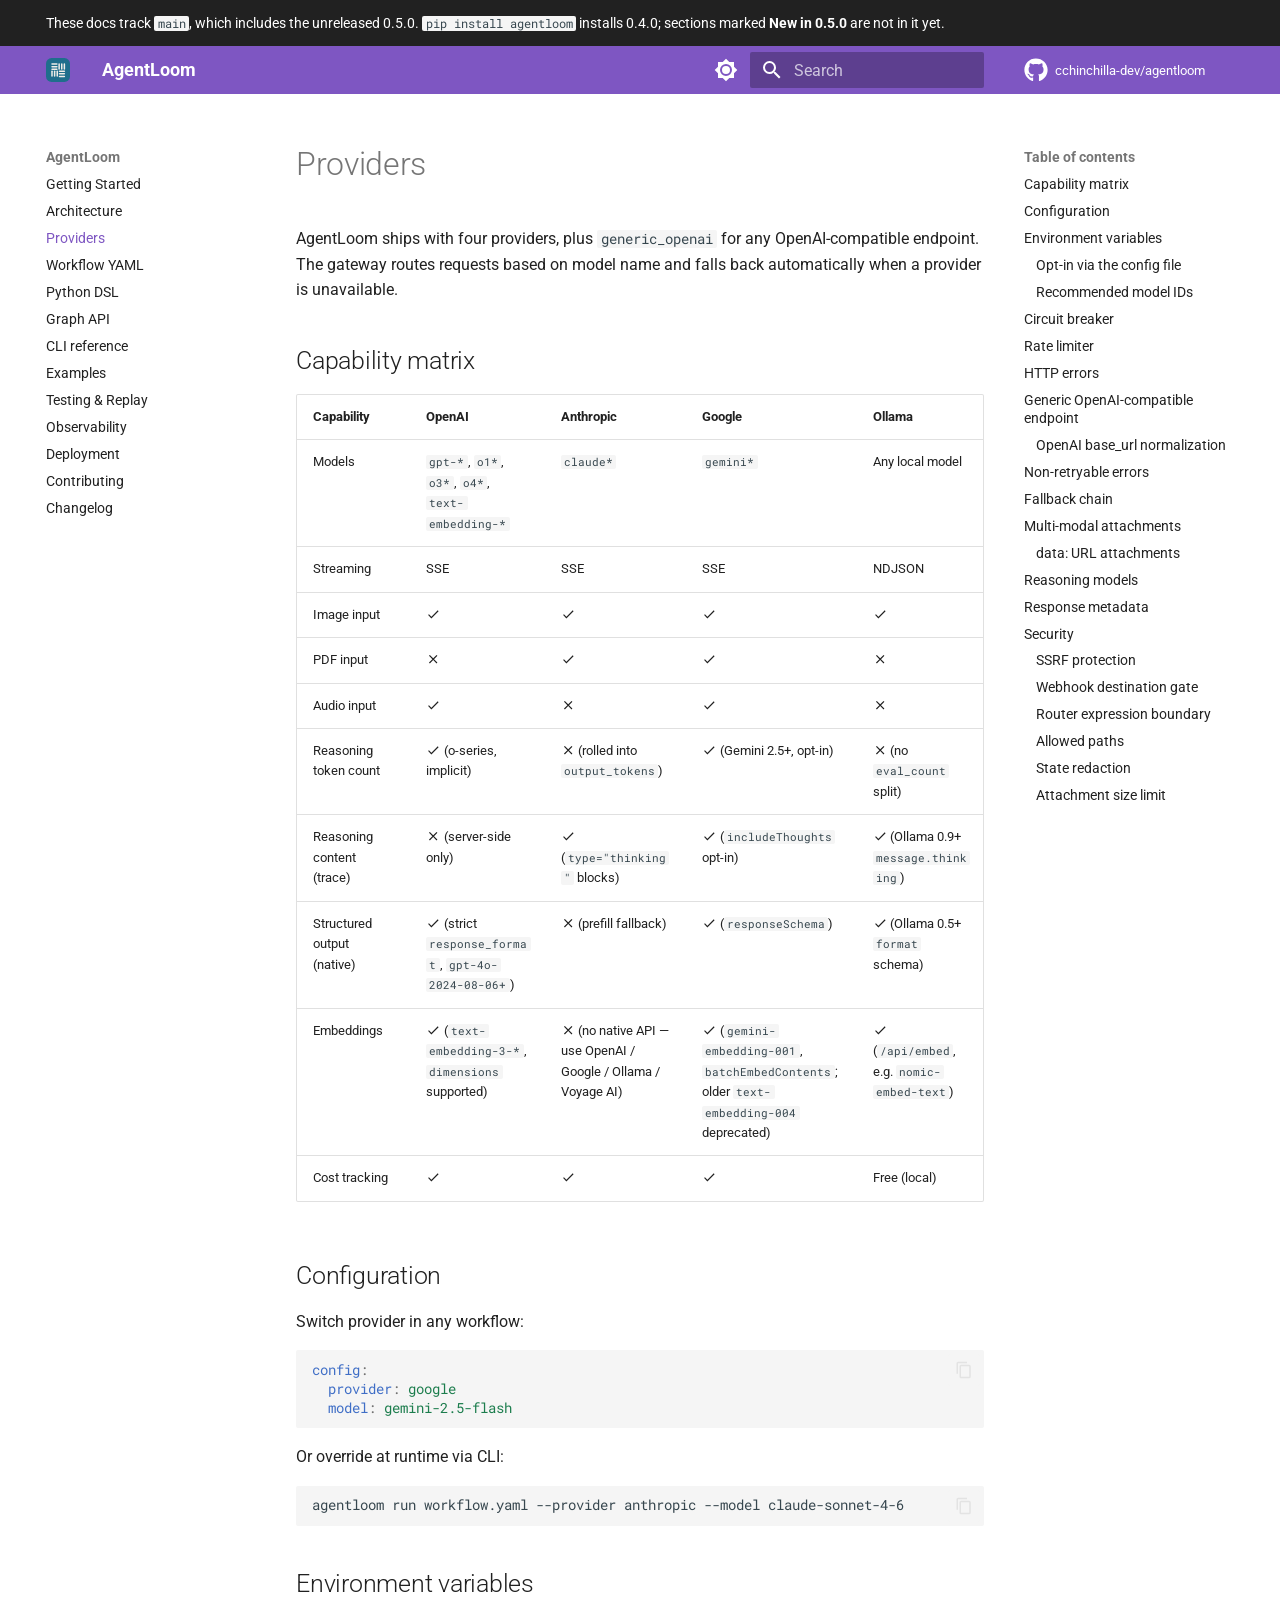
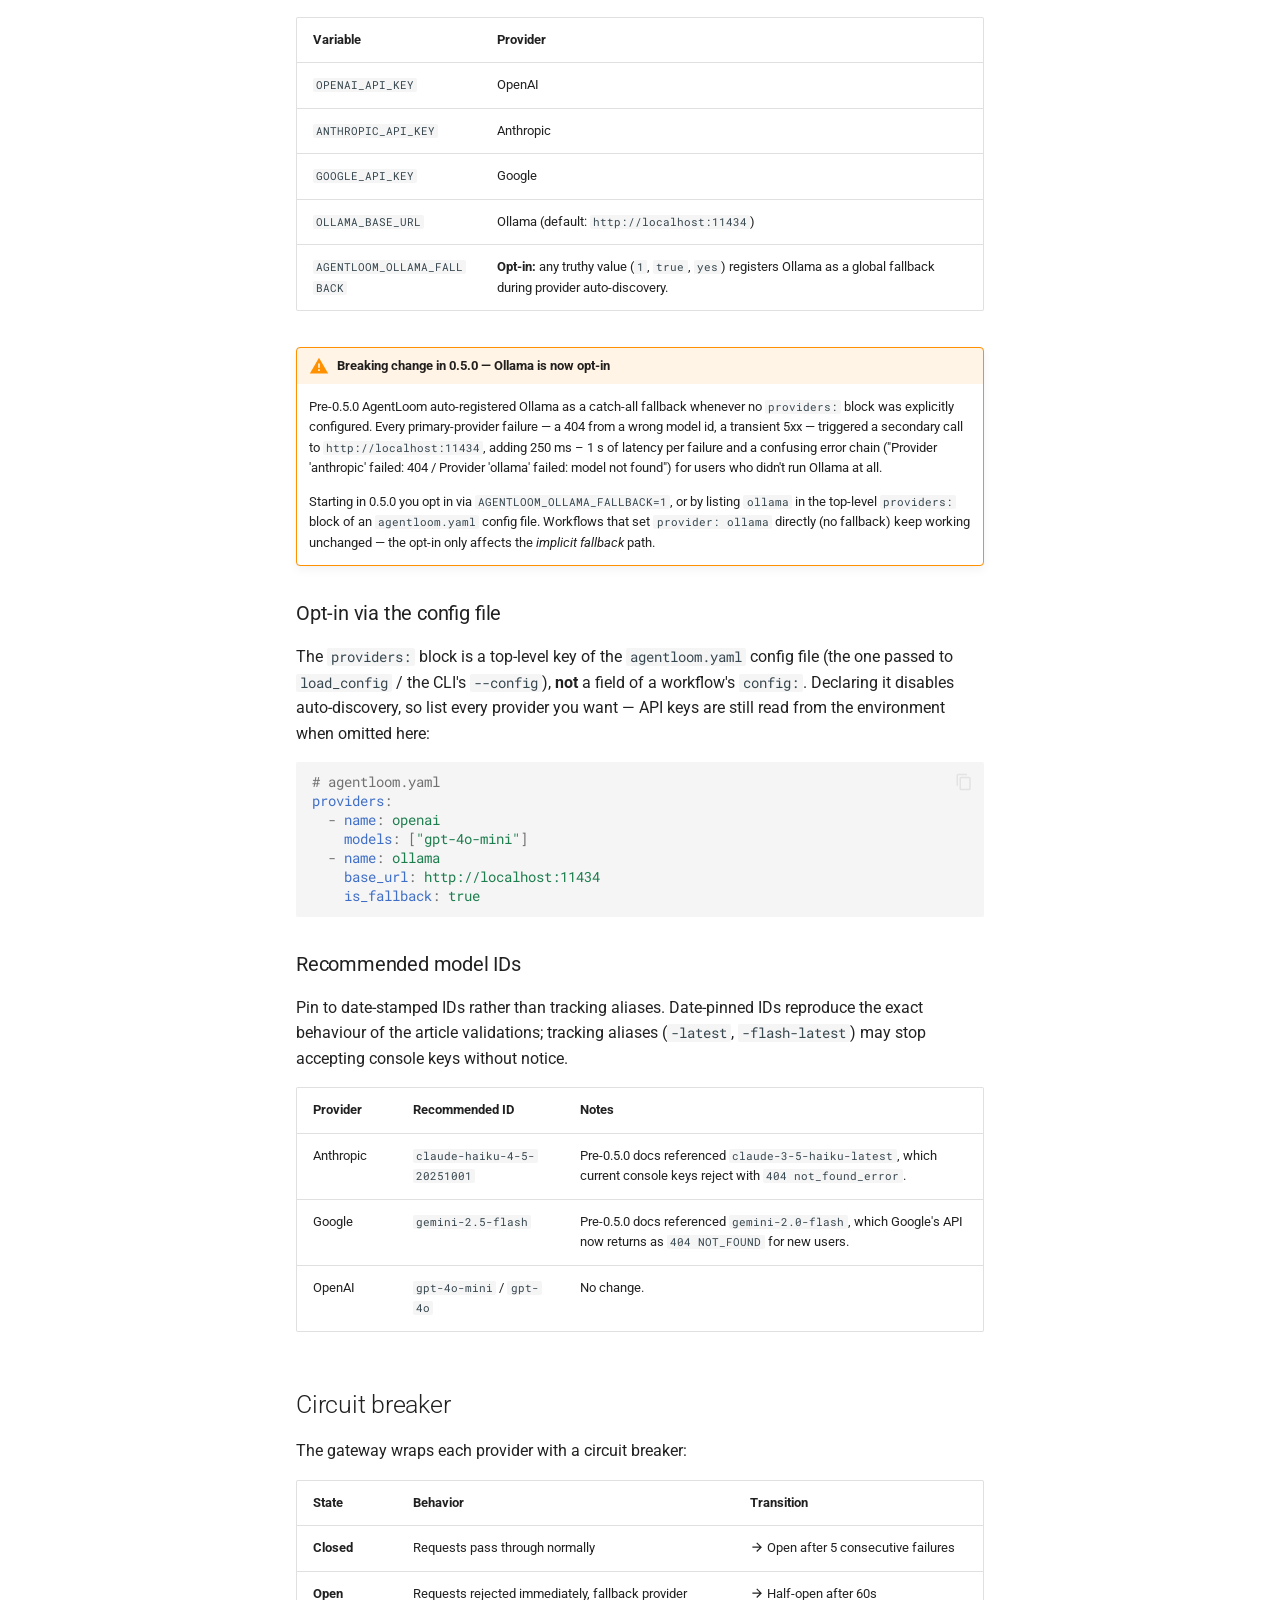
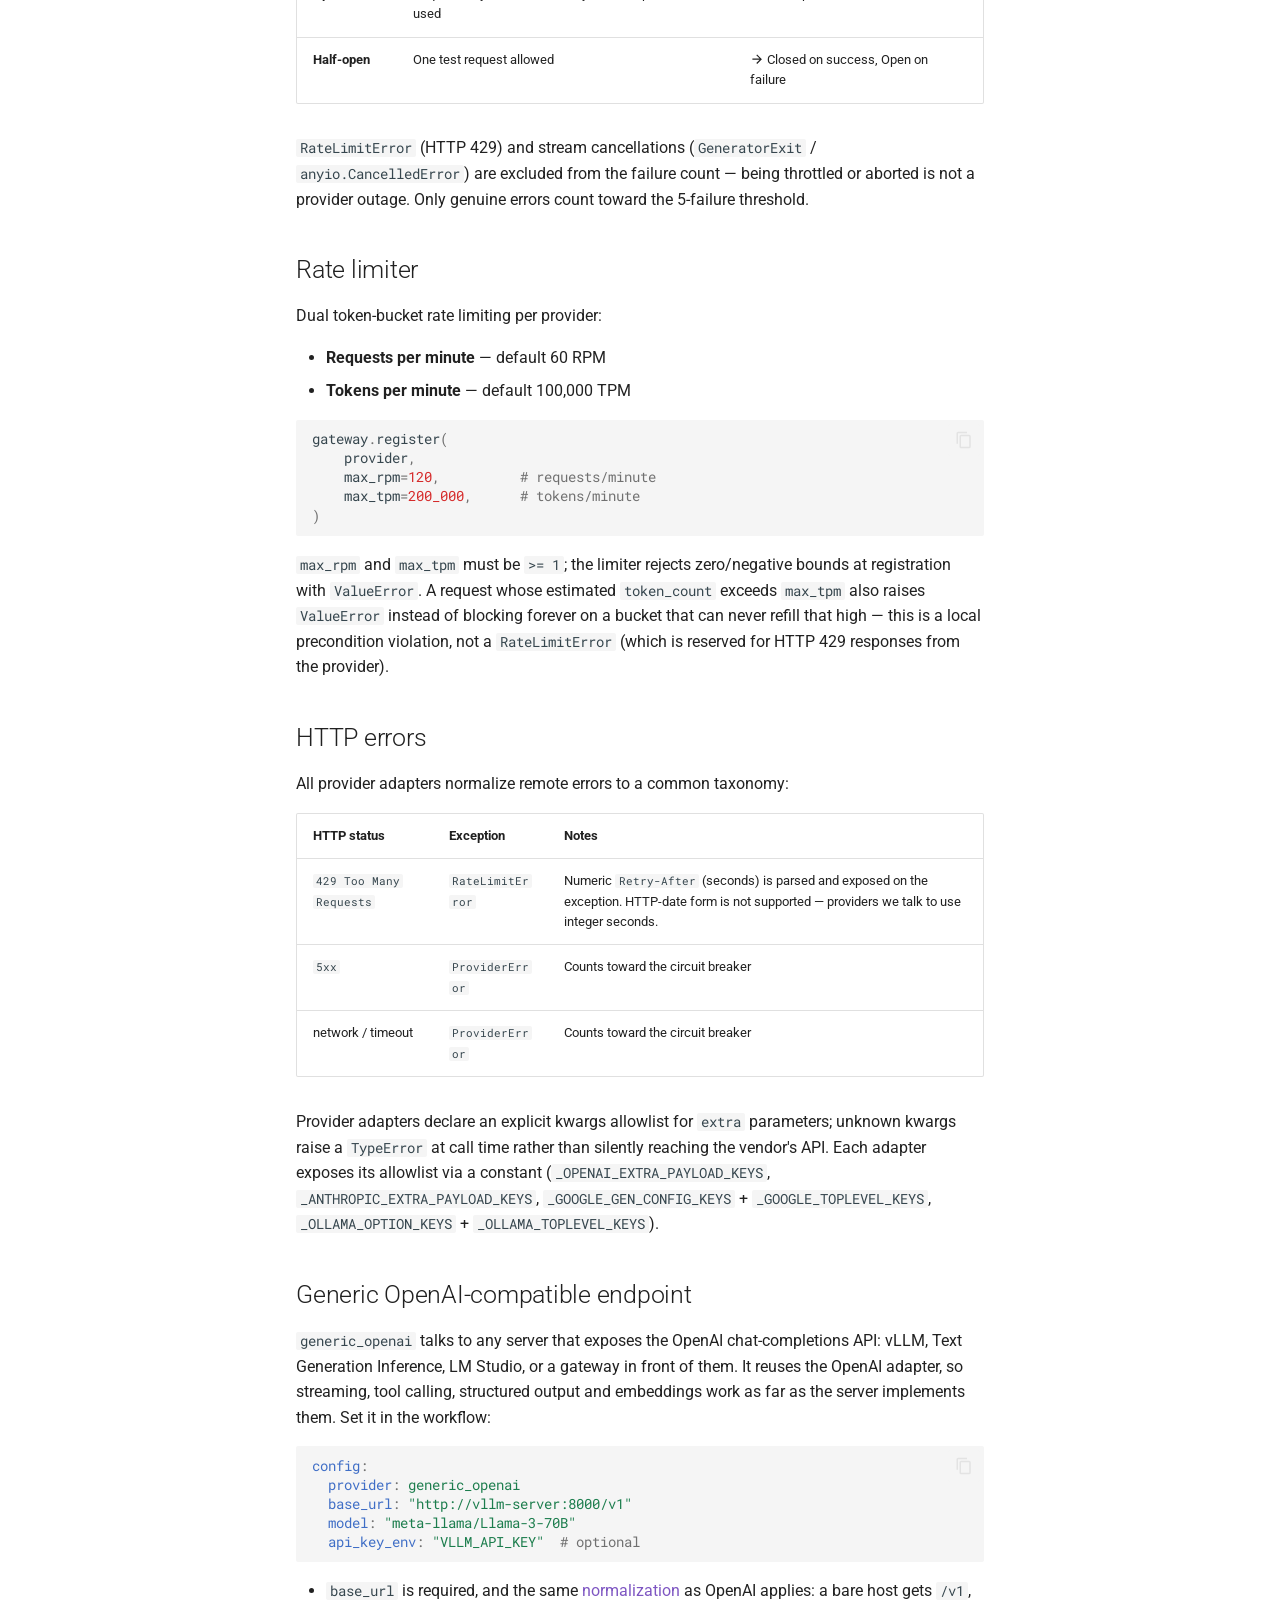
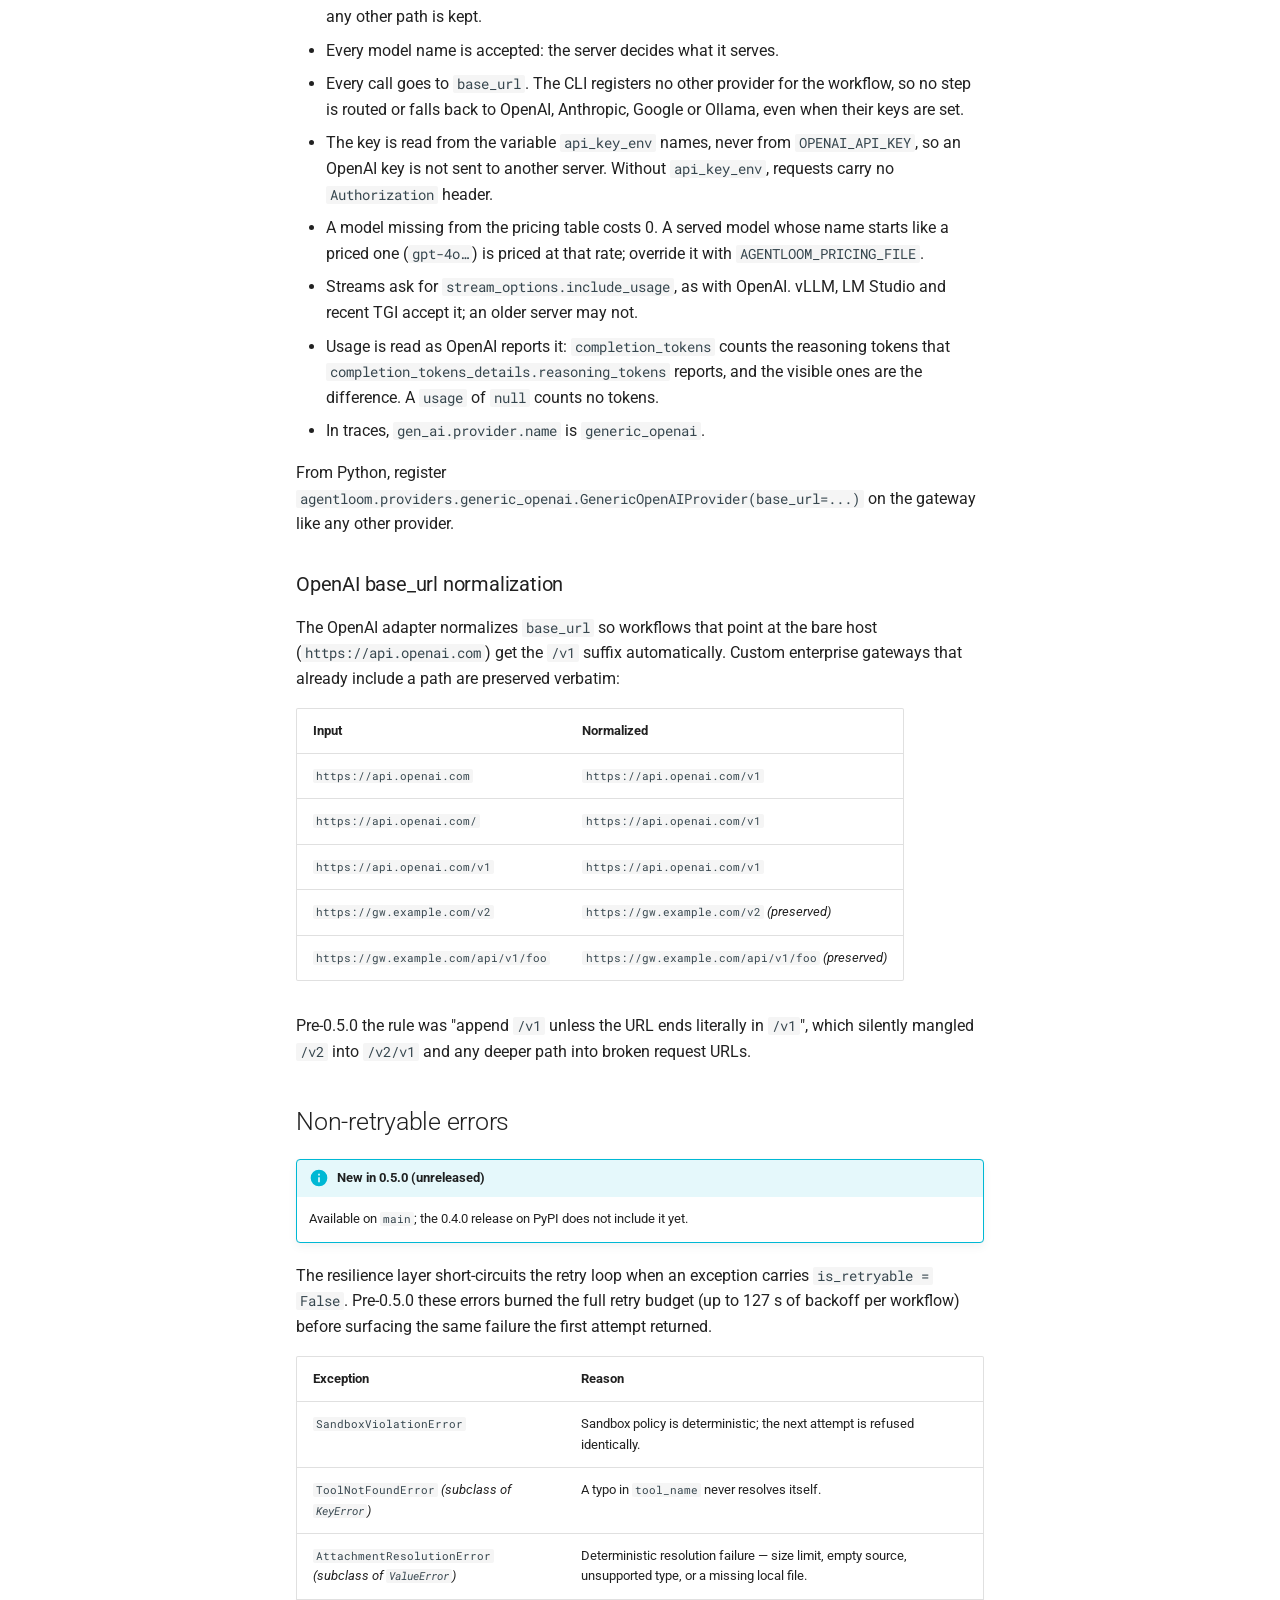
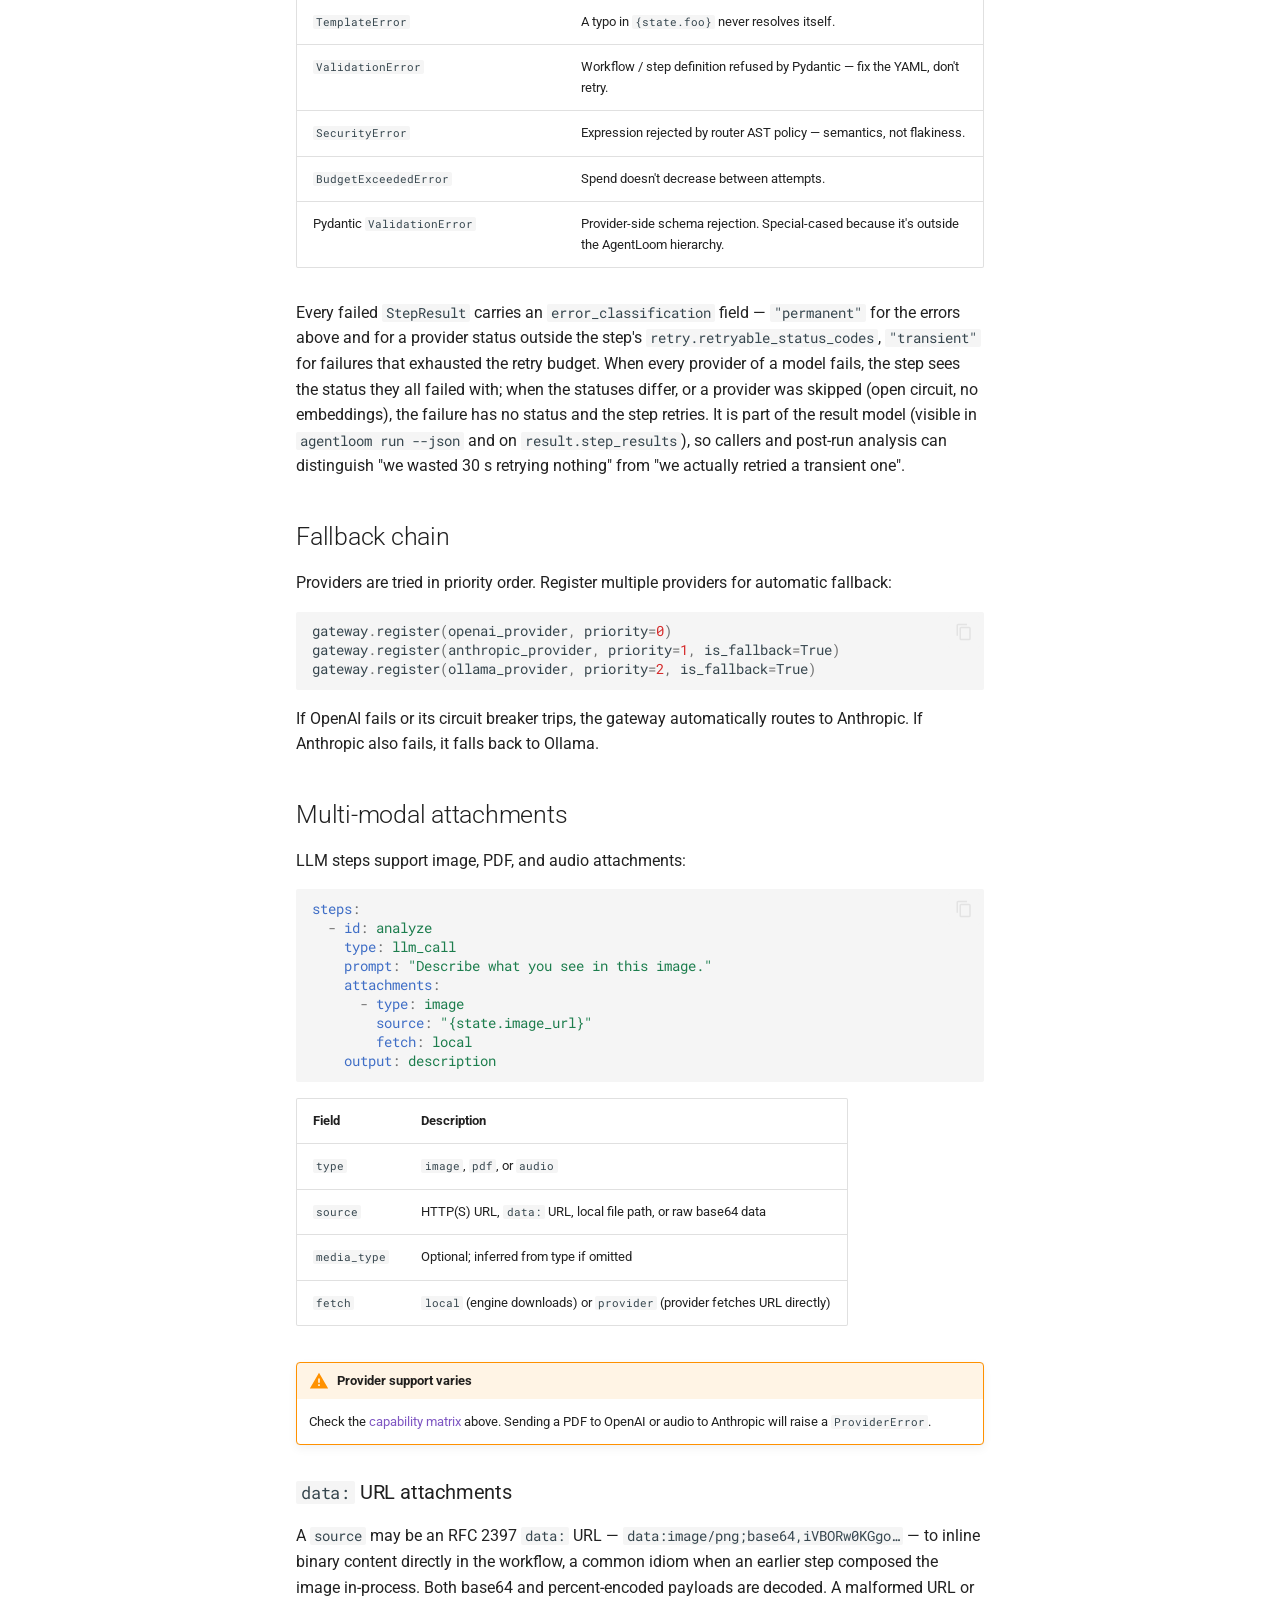
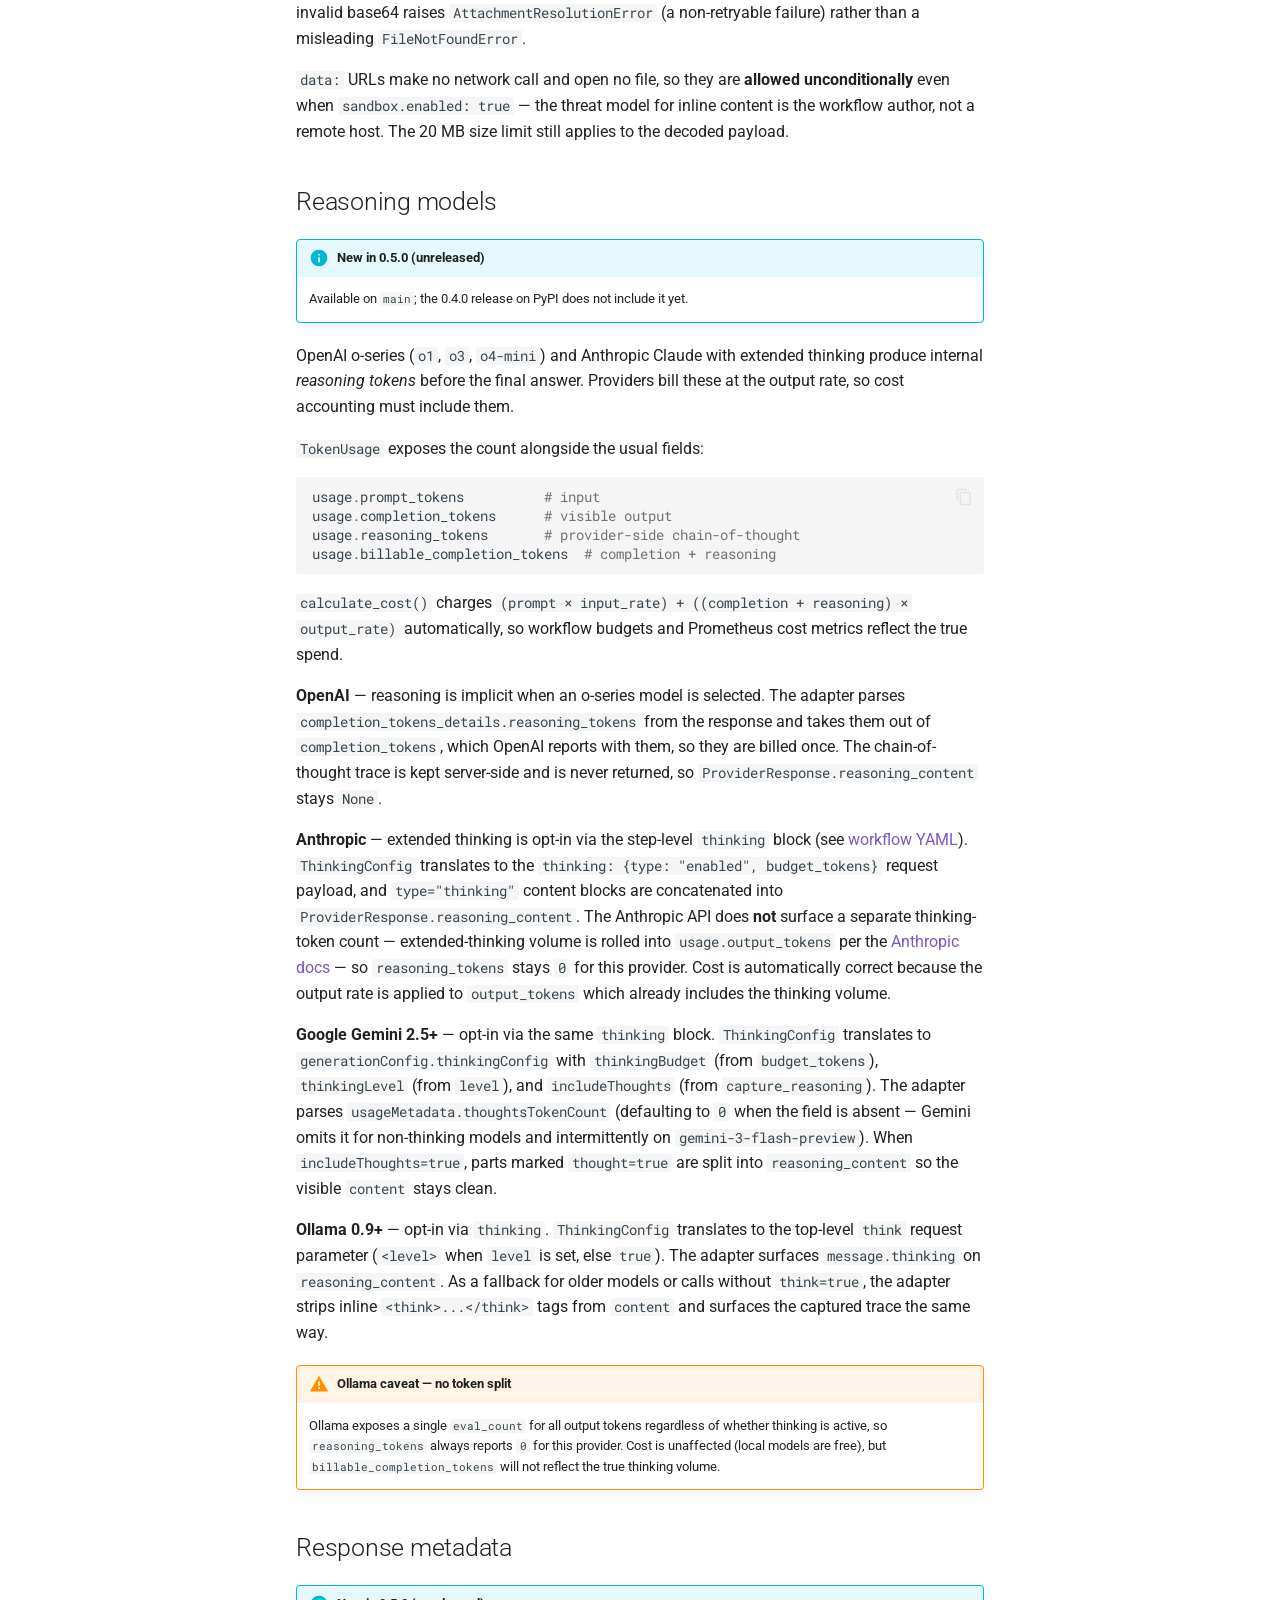
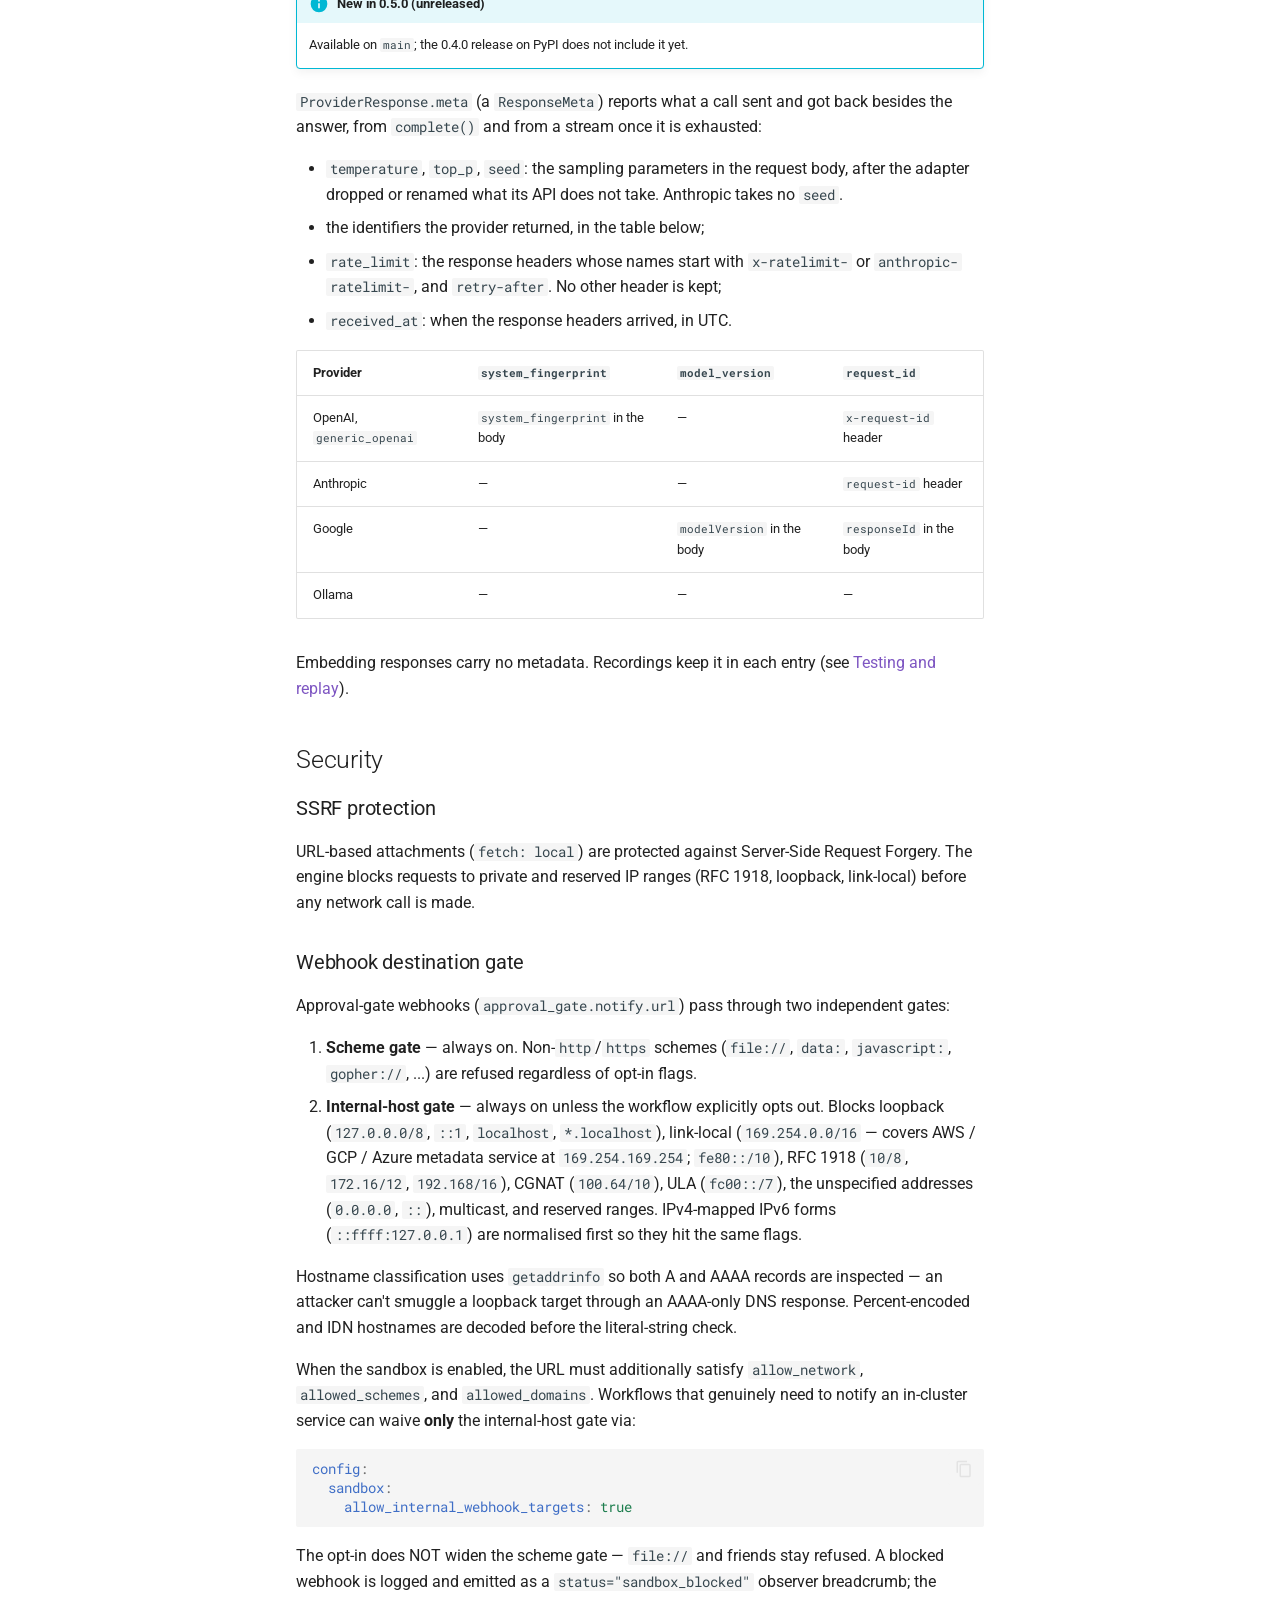
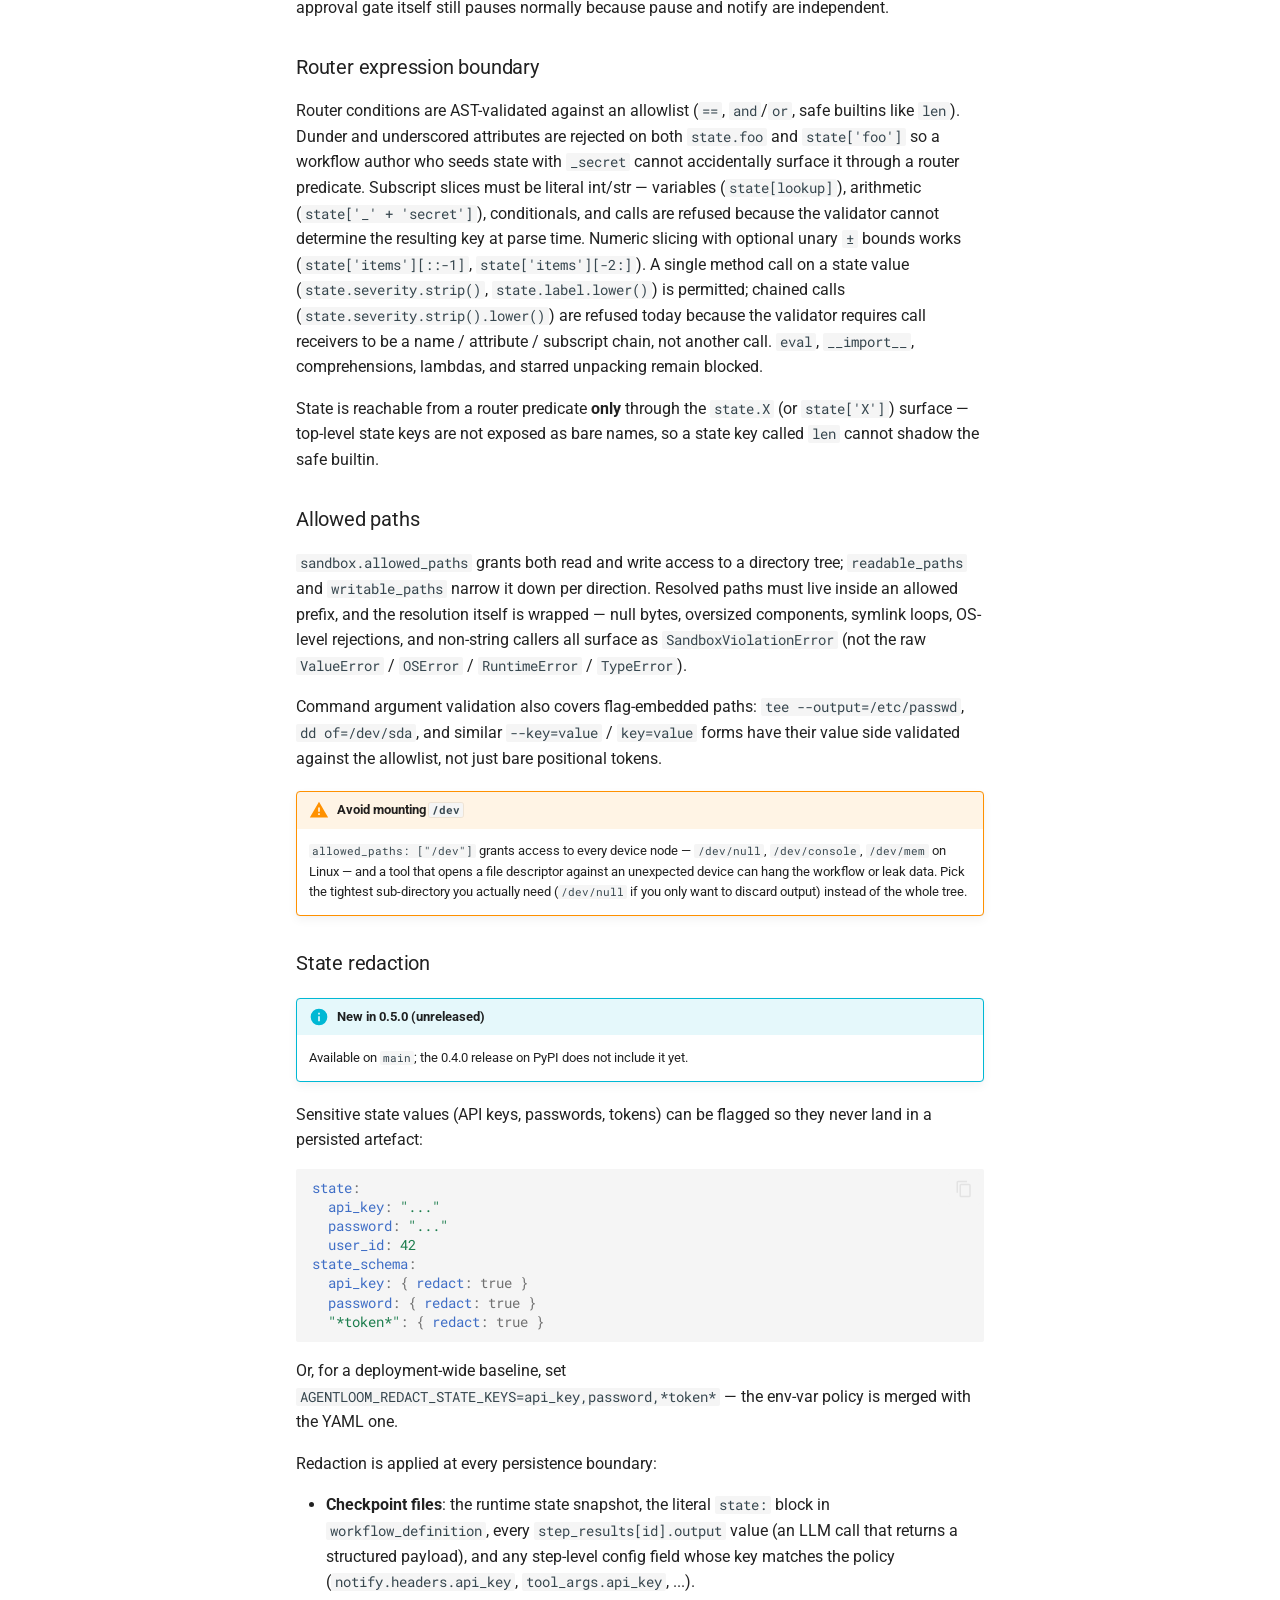
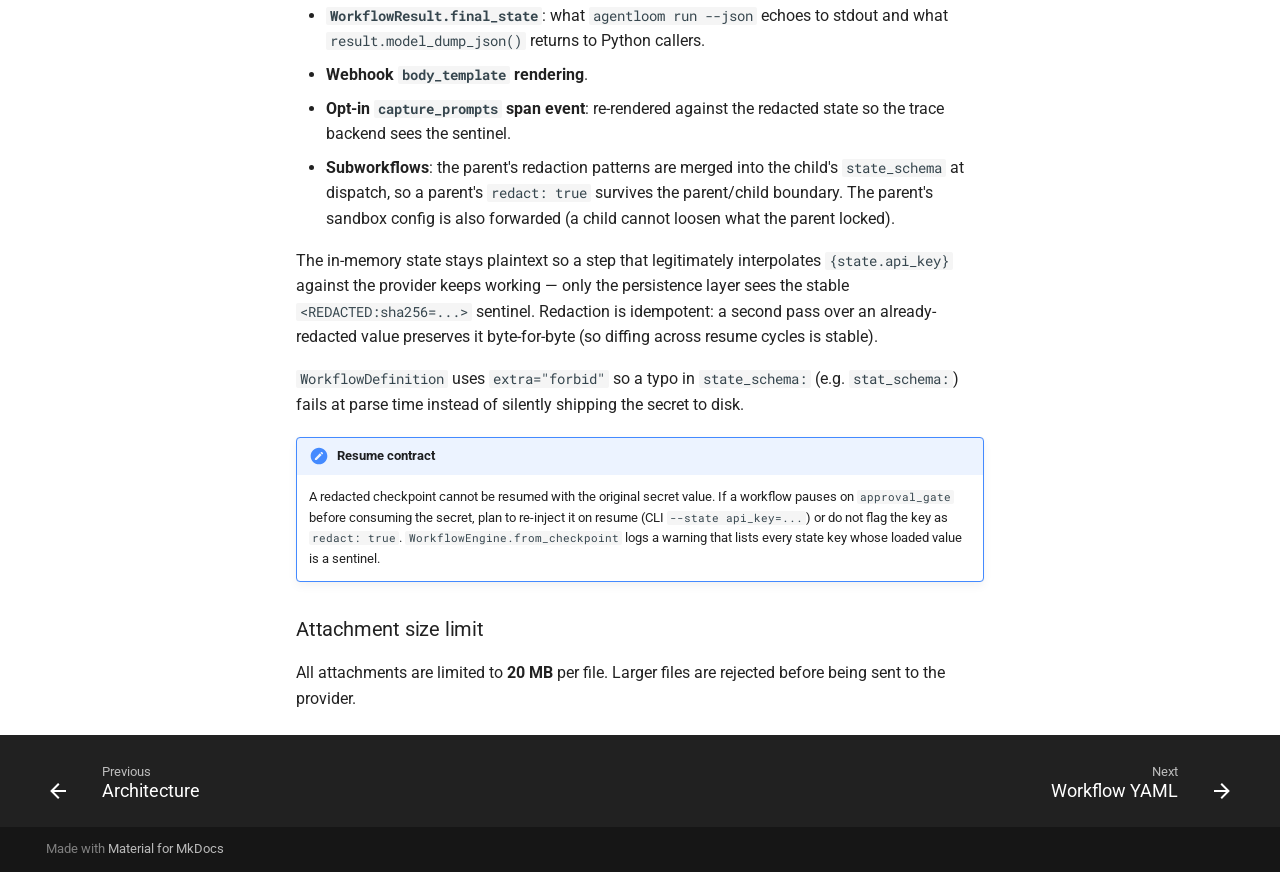
<file: providers/index.html>
<!doctype html>
<html lang="en" class="no-js">
  <head>
    
      <meta charset="utf-8">
      <meta name="viewport" content="width=device-width,initial-scale=1">
      
        <meta name="description" content="Deterministic LLM workflow orchestration with native observability, resilience, and cost control.">
      
      
      
        <link rel="canonical" href="https://cchinchilla-dev.github.io/agentloom/providers/">
      
      
        <link rel="prev" href="../architecture/">
      
      
        <link rel="next" href="../workflow-yaml/">
      
      
        
      
      
      <link rel="icon" href="../images/logo.svg">
      <meta name="generator" content="mkdocs-1.6.1, mkdocs-material-9.7.6">
    
    
      
        <title>Providers - AgentLoom</title>
      
    
    
      <link rel="stylesheet" href="../assets/stylesheets/main.484c7ddc.min.css">
      
        
        <link rel="stylesheet" href="../assets/stylesheets/palette.ab4e12ef.min.css">
      
      


    
    
      
    
    
      
        
        
        <link rel="preconnect" href="https://fonts.gstatic.com" crossorigin>
        <link rel="stylesheet" href="https://fonts.googleapis.com/css?family=Roboto:300,300i,400,400i,700,700i%7CRoboto+Mono:400,400i,700,700i&display=fallback">
        <style>:root{--md-text-font:"Roboto";--md-code-font:"Roboto Mono"}</style>
      
    
    
      <link rel="stylesheet" href="../stylesheets/extra.css">
    
    <script>__md_scope=new URL("..",location),__md_hash=e=>[...e].reduce(((e,_)=>(e<<5)-e+_.charCodeAt(0)),0),__md_get=(e,_=localStorage,t=__md_scope)=>JSON.parse(_.getItem(t.pathname+"."+e)),__md_set=(e,_,t=localStorage,a=__md_scope)=>{try{t.setItem(a.pathname+"."+e,JSON.stringify(_))}catch(e){}}</script>
    
      

    
    
  </head>
  
  
    
    
      
    
    
    
    
    <body dir="ltr" data-md-color-scheme="default" data-md-color-primary="deep-purple" data-md-color-accent="amber">
  
    
    <input class="md-toggle" data-md-toggle="drawer" type="checkbox" id="__drawer" autocomplete="off">
    <input class="md-toggle" data-md-toggle="search" type="checkbox" id="__search" autocomplete="off">
    <label class="md-overlay" for="__drawer"></label>
    <div data-md-component="skip">
      
        
        <a href="#providers" class="md-skip">
          Skip to content
        </a>
      
    </div>
    <div data-md-component="announce">
      
        <aside class="md-banner">
          <div class="md-banner__inner md-grid md-typeset">
            
            
These docs track <code>main</code>, which includes the unreleased 0.5.0. <code>pip install agentloom</code> installs 0.4.0; sections marked <strong>New in 0.5.0</strong> are not in it yet.

          </div>
          
        </aside>
      
    </div>
    
    
      

  

<header class="md-header md-header--shadow" data-md-component="header">
  <nav class="md-header__inner md-grid" aria-label="Header">
    <a href=".." title="AgentLoom" class="md-header__button md-logo" aria-label="AgentLoom" data-md-component="logo">
      
  <img src="../images/logo.svg" alt="logo">

    </a>
    <label class="md-header__button md-icon" for="__drawer">
      
      <svg xmlns="http://www.w3.org/2000/svg" viewBox="0 0 24 24"><path d="M3 6h18v2H3zm0 5h18v2H3zm0 5h18v2H3z"/></svg>
    </label>
    <div class="md-header__title" data-md-component="header-title">
      <div class="md-header__ellipsis">
        <div class="md-header__topic">
          <span class="md-ellipsis">
            AgentLoom
          </span>
        </div>
        <div class="md-header__topic" data-md-component="header-topic">
          <span class="md-ellipsis">
            
              Providers
            
          </span>
        </div>
      </div>
    </div>
    
      
        <form class="md-header__option" data-md-component="palette">
  
    
    
    
    <input class="md-option" data-md-color-media="" data-md-color-scheme="default" data-md-color-primary="deep-purple" data-md-color-accent="amber"  aria-label="Switch to dark mode"  type="radio" name="__palette" id="__palette_0">
    
      <label class="md-header__button md-icon" title="Switch to dark mode" for="__palette_1" hidden>
        <svg xmlns="http://www.w3.org/2000/svg" viewBox="0 0 24 24"><path d="M12 8a4 4 0 0 0-4 4 4 4 0 0 0 4 4 4 4 0 0 0 4-4 4 4 0 0 0-4-4m0 10a6 6 0 0 1-6-6 6 6 0 0 1 6-6 6 6 0 0 1 6 6 6 6 0 0 1-6 6m8-9.31V4h-4.69L12 .69 8.69 4H4v4.69L.69 12 4 15.31V20h4.69L12 23.31 15.31 20H20v-4.69L23.31 12z"/></svg>
      </label>
    
  
    
    
    
    <input class="md-option" data-md-color-media="" data-md-color-scheme="slate" data-md-color-primary="deep-purple" data-md-color-accent="amber"  aria-label="Switch to light mode"  type="radio" name="__palette" id="__palette_1">
    
      <label class="md-header__button md-icon" title="Switch to light mode" for="__palette_0" hidden>
        <svg xmlns="http://www.w3.org/2000/svg" viewBox="0 0 24 24"><path d="M12 18c-.89 0-1.74-.2-2.5-.55C11.56 16.5 13 14.42 13 12s-1.44-4.5-3.5-5.45C10.26 6.2 11.11 6 12 6a6 6 0 0 1 6 6 6 6 0 0 1-6 6m8-9.31V4h-4.69L12 .69 8.69 4H4v4.69L.69 12 4 15.31V20h4.69L12 23.31 15.31 20H20v-4.69L23.31 12z"/></svg>
      </label>
    
  
</form>
      
    
    
      <script>var palette=__md_get("__palette");if(palette&&palette.color){if("(prefers-color-scheme)"===palette.color.media){var media=matchMedia("(prefers-color-scheme: light)"),input=document.querySelector(media.matches?"[data-md-color-media='(prefers-color-scheme: light)']":"[data-md-color-media='(prefers-color-scheme: dark)']");palette.color.media=input.getAttribute("data-md-color-media"),palette.color.scheme=input.getAttribute("data-md-color-scheme"),palette.color.primary=input.getAttribute("data-md-color-primary"),palette.color.accent=input.getAttribute("data-md-color-accent")}for(var[key,value]of Object.entries(palette.color))document.body.setAttribute("data-md-color-"+key,value)}</script>
    
    
    
      
      
        <label class="md-header__button md-icon" for="__search">
          
          <svg xmlns="http://www.w3.org/2000/svg" viewBox="0 0 24 24"><path d="M9.5 3A6.5 6.5 0 0 1 16 9.5c0 1.61-.59 3.09-1.56 4.23l.27.27h.79l5 5-1.5 1.5-5-5v-.79l-.27-.27A6.52 6.52 0 0 1 9.5 16 6.5 6.5 0 0 1 3 9.5 6.5 6.5 0 0 1 9.5 3m0 2C7 5 5 7 5 9.5S7 14 9.5 14 14 12 14 9.5 12 5 9.5 5"/></svg>
        </label>
        <div class="md-search" data-md-component="search" role="dialog">
  <label class="md-search__overlay" for="__search"></label>
  <div class="md-search__inner" role="search">
    <form class="md-search__form" name="search">
      <input type="text" class="md-search__input" name="query" aria-label="Search" placeholder="Search" autocapitalize="off" autocorrect="off" autocomplete="off" spellcheck="false" data-md-component="search-query" required>
      <label class="md-search__icon md-icon" for="__search">
        
        <svg xmlns="http://www.w3.org/2000/svg" viewBox="0 0 24 24"><path d="M9.5 3A6.5 6.5 0 0 1 16 9.5c0 1.61-.59 3.09-1.56 4.23l.27.27h.79l5 5-1.5 1.5-5-5v-.79l-.27-.27A6.52 6.52 0 0 1 9.5 16 6.5 6.5 0 0 1 3 9.5 6.5 6.5 0 0 1 9.5 3m0 2C7 5 5 7 5 9.5S7 14 9.5 14 14 12 14 9.5 12 5 9.5 5"/></svg>
        
        <svg xmlns="http://www.w3.org/2000/svg" viewBox="0 0 24 24"><path d="M20 11v2H8l5.5 5.5-1.42 1.42L4.16 12l7.92-7.92L13.5 5.5 8 11z"/></svg>
      </label>
      <nav class="md-search__options" aria-label="Search">
        
        <button type="reset" class="md-search__icon md-icon" title="Clear" aria-label="Clear" tabindex="-1">
          
          <svg xmlns="http://www.w3.org/2000/svg" viewBox="0 0 24 24"><path d="M19 6.41 17.59 5 12 10.59 6.41 5 5 6.41 10.59 12 5 17.59 6.41 19 12 13.41 17.59 19 19 17.59 13.41 12z"/></svg>
        </button>
      </nav>
      
        <div class="md-search__suggest" data-md-component="search-suggest"></div>
      
    </form>
    <div class="md-search__output">
      <div class="md-search__scrollwrap" tabindex="0" data-md-scrollfix>
        <div class="md-search-result" data-md-component="search-result">
          <div class="md-search-result__meta">
            Initializing search
          </div>
          <ol class="md-search-result__list" role="presentation"></ol>
        </div>
      </div>
    </div>
  </div>
</div>
      
    
    
      <div class="md-header__source">
        <a href="https://github.com/cchinchilla-dev/agentloom" title="Go to repository" class="md-source" data-md-component="source">
  <div class="md-source__icon md-icon">
    
    <svg xmlns="http://www.w3.org/2000/svg" viewBox="0 0 512 512"><!--! Font Awesome Free 7.1.0 by @fontawesome - https://fontawesome.com License - https://fontawesome.com/license/free (Icons: CC BY 4.0, Fonts: SIL OFL 1.1, Code: MIT License) Copyright 2025 Fonticons, Inc.--><path d="M173.9 397.4c0 2-2.3 3.6-5.2 3.6-3.3.3-5.6-1.3-5.6-3.6 0-2 2.3-3.6 5.2-3.6 3-.3 5.6 1.3 5.6 3.6m-31.1-4.5c-.7 2 1.3 4.3 4.3 4.9 2.6 1 5.6 0 6.2-2s-1.3-4.3-4.3-5.2c-2.6-.7-5.5.3-6.2 2.3m44.2-1.7c-2.9.7-4.9 2.6-4.6 4.9.3 2 2.9 3.3 5.9 2.6 2.9-.7 4.9-2.6 4.6-4.6-.3-1.9-3-3.2-5.9-2.9M252.8 8C114.1 8 8 113.3 8 252c0 110.9 69.8 205.8 169.5 239.2 12.8 2.3 17.3-5.6 17.3-12.1 0-6.2-.3-40.4-.3-61.4 0 0-70 15-84.7-29.8 0 0-11.4-29.1-27.8-36.6 0 0-22.9-15.7 1.6-15.4 0 0 24.9 2 38.6 25.8 21.9 38.6 58.6 27.5 72.9 20.9 2.3-16 8.8-27.1 16-33.7-55.9-6.2-112.3-14.3-112.3-110.5 0-27.5 7.6-41.3 23.6-58.9-2.6-6.5-11.1-33.3 2.6-67.9 20.9-6.5 69 27 69 27 20-5.6 41.5-8.5 62.8-8.5s42.8 2.9 62.8 8.5c0 0 48.1-33.6 69-27 13.7 34.7 5.2 61.4 2.6 67.9 16 17.7 25.8 31.5 25.8 58.9 0 96.5-58.9 104.2-114.8 110.5 9.2 7.9 17 22.9 17 46.4 0 33.7-.3 75.4-.3 83.6 0 6.5 4.6 14.4 17.3 12.1C436.2 457.8 504 362.9 504 252 504 113.3 391.5 8 252.8 8M105.2 352.9c-1.3 1-1 3.3.7 5.2 1.6 1.6 3.9 2.3 5.2 1 1.3-1 1-3.3-.7-5.2-1.6-1.6-3.9-2.3-5.2-1m-10.8-8.1c-.7 1.3.3 2.9 2.3 3.9 1.6 1 3.6.7 4.3-.7.7-1.3-.3-2.9-2.3-3.9-2-.6-3.6-.3-4.3.7m32.4 35.6c-1.6 1.3-1 4.3 1.3 6.2 2.3 2.3 5.2 2.6 6.5 1 1.3-1.3.7-4.3-1.3-6.2-2.2-2.3-5.2-2.6-6.5-1m-11.4-14.7c-1.6 1-1.6 3.6 0 5.9s4.3 3.3 5.6 2.3c1.6-1.3 1.6-3.9 0-6.2-1.4-2.3-4-3.3-5.6-2"/></svg>
  </div>
  <div class="md-source__repository">
    cchinchilla-dev/agentloom
  </div>
</a>
      </div>
    
  </nav>
  
</header>
    
    <div class="md-container" data-md-component="container">
      
      
        
          
        
      
      <main class="md-main" data-md-component="main">
        <div class="md-main__inner md-grid">
          
            
              
              <div class="md-sidebar md-sidebar--primary" data-md-component="sidebar" data-md-type="navigation" >
                <div class="md-sidebar__scrollwrap">
                  <div class="md-sidebar__inner">
                    



<nav class="md-nav md-nav--primary" aria-label="Navigation" data-md-level="0">
  <label class="md-nav__title" for="__drawer">
    <a href=".." title="AgentLoom" class="md-nav__button md-logo" aria-label="AgentLoom" data-md-component="logo">
      
  <img src="../images/logo.svg" alt="logo">

    </a>
    AgentLoom
  </label>
  
    <div class="md-nav__source">
      <a href="https://github.com/cchinchilla-dev/agentloom" title="Go to repository" class="md-source" data-md-component="source">
  <div class="md-source__icon md-icon">
    
    <svg xmlns="http://www.w3.org/2000/svg" viewBox="0 0 512 512"><!--! Font Awesome Free 7.1.0 by @fontawesome - https://fontawesome.com License - https://fontawesome.com/license/free (Icons: CC BY 4.0, Fonts: SIL OFL 1.1, Code: MIT License) Copyright 2025 Fonticons, Inc.--><path d="M173.9 397.4c0 2-2.3 3.6-5.2 3.6-3.3.3-5.6-1.3-5.6-3.6 0-2 2.3-3.6 5.2-3.6 3-.3 5.6 1.3 5.6 3.6m-31.1-4.5c-.7 2 1.3 4.3 4.3 4.9 2.6 1 5.6 0 6.2-2s-1.3-4.3-4.3-5.2c-2.6-.7-5.5.3-6.2 2.3m44.2-1.7c-2.9.7-4.9 2.6-4.6 4.9.3 2 2.9 3.3 5.9 2.6 2.9-.7 4.9-2.6 4.6-4.6-.3-1.9-3-3.2-5.9-2.9M252.8 8C114.1 8 8 113.3 8 252c0 110.9 69.8 205.8 169.5 239.2 12.8 2.3 17.3-5.6 17.3-12.1 0-6.2-.3-40.4-.3-61.4 0 0-70 15-84.7-29.8 0 0-11.4-29.1-27.8-36.6 0 0-22.9-15.7 1.6-15.4 0 0 24.9 2 38.6 25.8 21.9 38.6 58.6 27.5 72.9 20.9 2.3-16 8.8-27.1 16-33.7-55.9-6.2-112.3-14.3-112.3-110.5 0-27.5 7.6-41.3 23.6-58.9-2.6-6.5-11.1-33.3 2.6-67.9 20.9-6.5 69 27 69 27 20-5.6 41.5-8.5 62.8-8.5s42.8 2.9 62.8 8.5c0 0 48.1-33.6 69-27 13.7 34.7 5.2 61.4 2.6 67.9 16 17.7 25.8 31.5 25.8 58.9 0 96.5-58.9 104.2-114.8 110.5 9.2 7.9 17 22.9 17 46.4 0 33.7-.3 75.4-.3 83.6 0 6.5 4.6 14.4 17.3 12.1C436.2 457.8 504 362.9 504 252 504 113.3 391.5 8 252.8 8M105.2 352.9c-1.3 1-1 3.3.7 5.2 1.6 1.6 3.9 2.3 5.2 1 1.3-1 1-3.3-.7-5.2-1.6-1.6-3.9-2.3-5.2-1m-10.8-8.1c-.7 1.3.3 2.9 2.3 3.9 1.6 1 3.6.7 4.3-.7.7-1.3-.3-2.9-2.3-3.9-2-.6-3.6-.3-4.3.7m32.4 35.6c-1.6 1.3-1 4.3 1.3 6.2 2.3 2.3 5.2 2.6 6.5 1 1.3-1.3.7-4.3-1.3-6.2-2.2-2.3-5.2-2.6-6.5-1m-11.4-14.7c-1.6 1-1.6 3.6 0 5.9s4.3 3.3 5.6 2.3c1.6-1.3 1.6-3.9 0-6.2-1.4-2.3-4-3.3-5.6-2"/></svg>
  </div>
  <div class="md-source__repository">
    cchinchilla-dev/agentloom
  </div>
</a>
    </div>
  
  <ul class="md-nav__list" data-md-scrollfix>
    
      
      
  
  
  
  
    <li class="md-nav__item">
      <a href=".." class="md-nav__link">
        
  
  
  <span class="md-ellipsis">
    
  
    Getting Started
  

    
  </span>
  
  

      </a>
    </li>
  

    
      
      
  
  
  
  
    <li class="md-nav__item">
      <a href="../architecture/" class="md-nav__link">
        
  
  
  <span class="md-ellipsis">
    
  
    Architecture
  

    
  </span>
  
  

      </a>
    </li>
  

    
      
      
  
  
    
  
  
  
    <li class="md-nav__item md-nav__item--active">
      
      <input class="md-nav__toggle md-toggle" type="checkbox" id="__toc">
      
      
        
      
      
        <label class="md-nav__link md-nav__link--active" for="__toc">
          
  
  
  <span class="md-ellipsis">
    
  
    Providers
  

    
  </span>
  
  

          <span class="md-nav__icon md-icon"></span>
        </label>
      
      <a href="./" class="md-nav__link md-nav__link--active">
        
  
  
  <span class="md-ellipsis">
    
  
    Providers
  

    
  </span>
  
  

      </a>
      
        

<nav class="md-nav md-nav--secondary" aria-label="Table of contents">
  
  
  
    
  
  
    <label class="md-nav__title" for="__toc">
      <span class="md-nav__icon md-icon"></span>
      Table of contents
    </label>
    <ul class="md-nav__list" data-md-component="toc" data-md-scrollfix>
      
        <li class="md-nav__item">
  <a href="#capability-matrix" class="md-nav__link">
    <span class="md-ellipsis">
      
        Capability matrix
      
    </span>
  </a>
  
</li>
      
        <li class="md-nav__item">
  <a href="#configuration" class="md-nav__link">
    <span class="md-ellipsis">
      
        Configuration
      
    </span>
  </a>
  
</li>
      
        <li class="md-nav__item">
  <a href="#environment-variables" class="md-nav__link">
    <span class="md-ellipsis">
      
        Environment variables
      
    </span>
  </a>
  
    <nav class="md-nav" aria-label="Environment variables">
      <ul class="md-nav__list">
        
          <li class="md-nav__item">
  <a href="#opt-in-via-the-config-file" class="md-nav__link">
    <span class="md-ellipsis">
      
        Opt-in via the config file
      
    </span>
  </a>
  
</li>
        
          <li class="md-nav__item">
  <a href="#recommended-model-ids" class="md-nav__link">
    <span class="md-ellipsis">
      
        Recommended model IDs
      
    </span>
  </a>
  
</li>
        
      </ul>
    </nav>
  
</li>
      
        <li class="md-nav__item">
  <a href="#circuit-breaker" class="md-nav__link">
    <span class="md-ellipsis">
      
        Circuit breaker
      
    </span>
  </a>
  
</li>
      
        <li class="md-nav__item">
  <a href="#rate-limiter" class="md-nav__link">
    <span class="md-ellipsis">
      
        Rate limiter
      
    </span>
  </a>
  
</li>
      
        <li class="md-nav__item">
  <a href="#http-errors" class="md-nav__link">
    <span class="md-ellipsis">
      
        HTTP errors
      
    </span>
  </a>
  
</li>
      
        <li class="md-nav__item">
  <a href="#generic-openai-compatible-endpoint" class="md-nav__link">
    <span class="md-ellipsis">
      
        Generic OpenAI-compatible endpoint
      
    </span>
  </a>
  
    <nav class="md-nav" aria-label="Generic OpenAI-compatible endpoint">
      <ul class="md-nav__list">
        
          <li class="md-nav__item">
  <a href="#openai-base_url-normalization" class="md-nav__link">
    <span class="md-ellipsis">
      
        OpenAI base_url normalization
      
    </span>
  </a>
  
</li>
        
      </ul>
    </nav>
  
</li>
      
        <li class="md-nav__item">
  <a href="#non-retryable-errors" class="md-nav__link">
    <span class="md-ellipsis">
      
        Non-retryable errors
      
    </span>
  </a>
  
</li>
      
        <li class="md-nav__item">
  <a href="#fallback-chain" class="md-nav__link">
    <span class="md-ellipsis">
      
        Fallback chain
      
    </span>
  </a>
  
</li>
      
        <li class="md-nav__item">
  <a href="#multi-modal-attachments" class="md-nav__link">
    <span class="md-ellipsis">
      
        Multi-modal attachments
      
    </span>
  </a>
  
    <nav class="md-nav" aria-label="Multi-modal attachments">
      <ul class="md-nav__list">
        
          <li class="md-nav__item">
  <a href="#data-url-attachments" class="md-nav__link">
    <span class="md-ellipsis">
      
        data: URL attachments
      
    </span>
  </a>
  
</li>
        
      </ul>
    </nav>
  
</li>
      
        <li class="md-nav__item">
  <a href="#reasoning-models" class="md-nav__link">
    <span class="md-ellipsis">
      
        Reasoning models
      
    </span>
  </a>
  
</li>
      
        <li class="md-nav__item">
  <a href="#response-metadata" class="md-nav__link">
    <span class="md-ellipsis">
      
        Response metadata
      
    </span>
  </a>
  
</li>
      
        <li class="md-nav__item">
  <a href="#security" class="md-nav__link">
    <span class="md-ellipsis">
      
        Security
      
    </span>
  </a>
  
    <nav class="md-nav" aria-label="Security">
      <ul class="md-nav__list">
        
          <li class="md-nav__item">
  <a href="#ssrf-protection" class="md-nav__link">
    <span class="md-ellipsis">
      
        SSRF protection
      
    </span>
  </a>
  
</li>
        
          <li class="md-nav__item">
  <a href="#webhook-destination-gate" class="md-nav__link">
    <span class="md-ellipsis">
      
        Webhook destination gate
      
    </span>
  </a>
  
</li>
        
          <li class="md-nav__item">
  <a href="#router-expression-boundary" class="md-nav__link">
    <span class="md-ellipsis">
      
        Router expression boundary
      
    </span>
  </a>
  
</li>
        
          <li class="md-nav__item">
  <a href="#allowed-paths" class="md-nav__link">
    <span class="md-ellipsis">
      
        Allowed paths
      
    </span>
  </a>
  
</li>
        
          <li class="md-nav__item">
  <a href="#state-redaction" class="md-nav__link">
    <span class="md-ellipsis">
      
        State redaction
      
    </span>
  </a>
  
</li>
        
          <li class="md-nav__item">
  <a href="#attachment-size-limit" class="md-nav__link">
    <span class="md-ellipsis">
      
        Attachment size limit
      
    </span>
  </a>
  
</li>
        
      </ul>
    </nav>
  
</li>
      
    </ul>
  
</nav>
      
    </li>
  

    
      
      
  
  
  
  
    <li class="md-nav__item">
      <a href="../workflow-yaml/" class="md-nav__link">
        
  
  
  <span class="md-ellipsis">
    
  
    Workflow YAML
  

    
  </span>
  
  

      </a>
    </li>
  

    
      
      
  
  
  
  
    <li class="md-nav__item">
      <a href="../python-dsl/" class="md-nav__link">
        
  
  
  <span class="md-ellipsis">
    
  
    Python DSL
  

    
  </span>
  
  

      </a>
    </li>
  

    
      
      
  
  
  
  
    <li class="md-nav__item">
      <a href="../graph-api/" class="md-nav__link">
        
  
  
  <span class="md-ellipsis">
    
  
    Graph API
  

    
  </span>
  
  

      </a>
    </li>
  

    
      
      
  
  
  
  
    <li class="md-nav__item">
      <a href="../cli/" class="md-nav__link">
        
  
  
  <span class="md-ellipsis">
    
  
    CLI reference
  

    
  </span>
  
  

      </a>
    </li>
  

    
      
      
  
  
  
  
    <li class="md-nav__item">
      <a href="../examples/" class="md-nav__link">
        
  
  
  <span class="md-ellipsis">
    
  
    Examples
  

    
  </span>
  
  

      </a>
    </li>
  

    
      
      
  
  
  
  
    <li class="md-nav__item">
      <a href="../testing-and-replay/" class="md-nav__link">
        
  
  
  <span class="md-ellipsis">
    
  
    Testing & Replay
  

    
  </span>
  
  

      </a>
    </li>
  

    
      
      
  
  
  
  
    <li class="md-nav__item">
      <a href="../observability/" class="md-nav__link">
        
  
  
  <span class="md-ellipsis">
    
  
    Observability
  

    
  </span>
  
  

      </a>
    </li>
  

    
      
      
  
  
  
  
    <li class="md-nav__item">
      <a href="../deployment/" class="md-nav__link">
        
  
  
  <span class="md-ellipsis">
    
  
    Deployment
  

    
  </span>
  
  

      </a>
    </li>
  

    
      
      
  
  
  
  
    <li class="md-nav__item">
      <a href="../contributing/" class="md-nav__link">
        
  
  
  <span class="md-ellipsis">
    
  
    Contributing
  

    
  </span>
  
  

      </a>
    </li>
  

    
      
      
  
  
  
  
    <li class="md-nav__item">
      <a href="../changelog/" class="md-nav__link">
        
  
  
  <span class="md-ellipsis">
    
  
    Changelog
  

    
  </span>
  
  

      </a>
    </li>
  

    
  </ul>
</nav>
                  </div>
                </div>
              </div>
            
            
              
              <div class="md-sidebar md-sidebar--secondary" data-md-component="sidebar" data-md-type="toc" >
                <div class="md-sidebar__scrollwrap">
                  <div class="md-sidebar__inner">
                    

<nav class="md-nav md-nav--secondary" aria-label="Table of contents">
  
  
  
    
  
  
    <label class="md-nav__title" for="__toc">
      <span class="md-nav__icon md-icon"></span>
      Table of contents
    </label>
    <ul class="md-nav__list" data-md-component="toc" data-md-scrollfix>
      
        <li class="md-nav__item">
  <a href="#capability-matrix" class="md-nav__link">
    <span class="md-ellipsis">
      
        Capability matrix
      
    </span>
  </a>
  
</li>
      
        <li class="md-nav__item">
  <a href="#configuration" class="md-nav__link">
    <span class="md-ellipsis">
      
        Configuration
      
    </span>
  </a>
  
</li>
      
        <li class="md-nav__item">
  <a href="#environment-variables" class="md-nav__link">
    <span class="md-ellipsis">
      
        Environment variables
      
    </span>
  </a>
  
    <nav class="md-nav" aria-label="Environment variables">
      <ul class="md-nav__list">
        
          <li class="md-nav__item">
  <a href="#opt-in-via-the-config-file" class="md-nav__link">
    <span class="md-ellipsis">
      
        Opt-in via the config file
      
    </span>
  </a>
  
</li>
        
          <li class="md-nav__item">
  <a href="#recommended-model-ids" class="md-nav__link">
    <span class="md-ellipsis">
      
        Recommended model IDs
      
    </span>
  </a>
  
</li>
        
      </ul>
    </nav>
  
</li>
      
        <li class="md-nav__item">
  <a href="#circuit-breaker" class="md-nav__link">
    <span class="md-ellipsis">
      
        Circuit breaker
      
    </span>
  </a>
  
</li>
      
        <li class="md-nav__item">
  <a href="#rate-limiter" class="md-nav__link">
    <span class="md-ellipsis">
      
        Rate limiter
      
    </span>
  </a>
  
</li>
      
        <li class="md-nav__item">
  <a href="#http-errors" class="md-nav__link">
    <span class="md-ellipsis">
      
        HTTP errors
      
    </span>
  </a>
  
</li>
      
        <li class="md-nav__item">
  <a href="#generic-openai-compatible-endpoint" class="md-nav__link">
    <span class="md-ellipsis">
      
        Generic OpenAI-compatible endpoint
      
    </span>
  </a>
  
    <nav class="md-nav" aria-label="Generic OpenAI-compatible endpoint">
      <ul class="md-nav__list">
        
          <li class="md-nav__item">
  <a href="#openai-base_url-normalization" class="md-nav__link">
    <span class="md-ellipsis">
      
        OpenAI base_url normalization
      
    </span>
  </a>
  
</li>
        
      </ul>
    </nav>
  
</li>
      
        <li class="md-nav__item">
  <a href="#non-retryable-errors" class="md-nav__link">
    <span class="md-ellipsis">
      
        Non-retryable errors
      
    </span>
  </a>
  
</li>
      
        <li class="md-nav__item">
  <a href="#fallback-chain" class="md-nav__link">
    <span class="md-ellipsis">
      
        Fallback chain
      
    </span>
  </a>
  
</li>
      
        <li class="md-nav__item">
  <a href="#multi-modal-attachments" class="md-nav__link">
    <span class="md-ellipsis">
      
        Multi-modal attachments
      
    </span>
  </a>
  
    <nav class="md-nav" aria-label="Multi-modal attachments">
      <ul class="md-nav__list">
        
          <li class="md-nav__item">
  <a href="#data-url-attachments" class="md-nav__link">
    <span class="md-ellipsis">
      
        data: URL attachments
      
    </span>
  </a>
  
</li>
        
      </ul>
    </nav>
  
</li>
      
        <li class="md-nav__item">
  <a href="#reasoning-models" class="md-nav__link">
    <span class="md-ellipsis">
      
        Reasoning models
      
    </span>
  </a>
  
</li>
      
        <li class="md-nav__item">
  <a href="#response-metadata" class="md-nav__link">
    <span class="md-ellipsis">
      
        Response metadata
      
    </span>
  </a>
  
</li>
      
        <li class="md-nav__item">
  <a href="#security" class="md-nav__link">
    <span class="md-ellipsis">
      
        Security
      
    </span>
  </a>
  
    <nav class="md-nav" aria-label="Security">
      <ul class="md-nav__list">
        
          <li class="md-nav__item">
  <a href="#ssrf-protection" class="md-nav__link">
    <span class="md-ellipsis">
      
        SSRF protection
      
    </span>
  </a>
  
</li>
        
          <li class="md-nav__item">
  <a href="#webhook-destination-gate" class="md-nav__link">
    <span class="md-ellipsis">
      
        Webhook destination gate
      
    </span>
  </a>
  
</li>
        
          <li class="md-nav__item">
  <a href="#router-expression-boundary" class="md-nav__link">
    <span class="md-ellipsis">
      
        Router expression boundary
      
    </span>
  </a>
  
</li>
        
          <li class="md-nav__item">
  <a href="#allowed-paths" class="md-nav__link">
    <span class="md-ellipsis">
      
        Allowed paths
      
    </span>
  </a>
  
</li>
        
          <li class="md-nav__item">
  <a href="#state-redaction" class="md-nav__link">
    <span class="md-ellipsis">
      
        State redaction
      
    </span>
  </a>
  
</li>
        
          <li class="md-nav__item">
  <a href="#attachment-size-limit" class="md-nav__link">
    <span class="md-ellipsis">
      
        Attachment size limit
      
    </span>
  </a>
  
</li>
        
      </ul>
    </nav>
  
</li>
      
    </ul>
  
</nav>
                  </div>
                </div>
              </div>
            
          
          
            <div class="md-content" data-md-component="content">
              
              <article class="md-content__inner md-typeset">
                
                  


  
  


<h1 id="providers">Providers<a class="headerlink" href="#providers" title="Permanent link">&para;</a></h1>
<p>AgentLoom ships with four providers, plus <code>generic_openai</code> for any OpenAI-compatible endpoint. The gateway routes requests based on model name and falls back automatically when a provider is unavailable.</p>
<h2 id="capability-matrix">Capability matrix<a class="headerlink" href="#capability-matrix" title="Permanent link">&para;</a></h2>
<table>
<thead>
<tr>
<th>Capability</th>
<th>OpenAI</th>
<th>Anthropic</th>
<th>Google</th>
<th>Ollama</th>
</tr>
</thead>
<tbody>
<tr>
<td>Models</td>
<td><code>gpt-*</code>, <code>o1*</code>, <code>o3*</code>, <code>o4*</code>, <code>text-embedding-*</code></td>
<td><code>claude*</code></td>
<td><code>gemini*</code></td>
<td>Any local model</td>
</tr>
<tr>
<td>Streaming</td>
<td>SSE</td>
<td>SSE</td>
<td>SSE</td>
<td>NDJSON</td>
</tr>
<tr>
<td>Image input</td>
<td><span class="twemoji"><svg xmlns="http://www.w3.org/2000/svg" viewBox="0 0 24 24"><path d="M21 7 9 19l-5.5-5.5 1.41-1.41L9 16.17 19.59 5.59z"/></svg></span></td>
<td><span class="twemoji"><svg xmlns="http://www.w3.org/2000/svg" viewBox="0 0 24 24"><path d="M21 7 9 19l-5.5-5.5 1.41-1.41L9 16.17 19.59 5.59z"/></svg></span></td>
<td><span class="twemoji"><svg xmlns="http://www.w3.org/2000/svg" viewBox="0 0 24 24"><path d="M21 7 9 19l-5.5-5.5 1.41-1.41L9 16.17 19.59 5.59z"/></svg></span></td>
<td><span class="twemoji"><svg xmlns="http://www.w3.org/2000/svg" viewBox="0 0 24 24"><path d="M21 7 9 19l-5.5-5.5 1.41-1.41L9 16.17 19.59 5.59z"/></svg></span></td>
</tr>
<tr>
<td>PDF input</td>
<td><span class="twemoji"><svg xmlns="http://www.w3.org/2000/svg" viewBox="0 0 24 24"><path d="M19 6.41 17.59 5 12 10.59 6.41 5 5 6.41 10.59 12 5 17.59 6.41 19 12 13.41 17.59 19 19 17.59 13.41 12z"/></svg></span></td>
<td><span class="twemoji"><svg xmlns="http://www.w3.org/2000/svg" viewBox="0 0 24 24"><path d="M21 7 9 19l-5.5-5.5 1.41-1.41L9 16.17 19.59 5.59z"/></svg></span></td>
<td><span class="twemoji"><svg xmlns="http://www.w3.org/2000/svg" viewBox="0 0 24 24"><path d="M21 7 9 19l-5.5-5.5 1.41-1.41L9 16.17 19.59 5.59z"/></svg></span></td>
<td><span class="twemoji"><svg xmlns="http://www.w3.org/2000/svg" viewBox="0 0 24 24"><path d="M19 6.41 17.59 5 12 10.59 6.41 5 5 6.41 10.59 12 5 17.59 6.41 19 12 13.41 17.59 19 19 17.59 13.41 12z"/></svg></span></td>
</tr>
<tr>
<td>Audio input</td>
<td><span class="twemoji"><svg xmlns="http://www.w3.org/2000/svg" viewBox="0 0 24 24"><path d="M21 7 9 19l-5.5-5.5 1.41-1.41L9 16.17 19.59 5.59z"/></svg></span></td>
<td><span class="twemoji"><svg xmlns="http://www.w3.org/2000/svg" viewBox="0 0 24 24"><path d="M19 6.41 17.59 5 12 10.59 6.41 5 5 6.41 10.59 12 5 17.59 6.41 19 12 13.41 17.59 19 19 17.59 13.41 12z"/></svg></span></td>
<td><span class="twemoji"><svg xmlns="http://www.w3.org/2000/svg" viewBox="0 0 24 24"><path d="M21 7 9 19l-5.5-5.5 1.41-1.41L9 16.17 19.59 5.59z"/></svg></span></td>
<td><span class="twemoji"><svg xmlns="http://www.w3.org/2000/svg" viewBox="0 0 24 24"><path d="M19 6.41 17.59 5 12 10.59 6.41 5 5 6.41 10.59 12 5 17.59 6.41 19 12 13.41 17.59 19 19 17.59 13.41 12z"/></svg></span></td>
</tr>
<tr>
<td>Reasoning token count</td>
<td><span class="twemoji"><svg xmlns="http://www.w3.org/2000/svg" viewBox="0 0 24 24"><path d="M21 7 9 19l-5.5-5.5 1.41-1.41L9 16.17 19.59 5.59z"/></svg></span> (o-series, implicit)</td>
<td><span class="twemoji"><svg xmlns="http://www.w3.org/2000/svg" viewBox="0 0 24 24"><path d="M19 6.41 17.59 5 12 10.59 6.41 5 5 6.41 10.59 12 5 17.59 6.41 19 12 13.41 17.59 19 19 17.59 13.41 12z"/></svg></span> (rolled into <code>output_tokens</code>)</td>
<td><span class="twemoji"><svg xmlns="http://www.w3.org/2000/svg" viewBox="0 0 24 24"><path d="M21 7 9 19l-5.5-5.5 1.41-1.41L9 16.17 19.59 5.59z"/></svg></span> (Gemini 2.5+, opt-in)</td>
<td><span class="twemoji"><svg xmlns="http://www.w3.org/2000/svg" viewBox="0 0 24 24"><path d="M19 6.41 17.59 5 12 10.59 6.41 5 5 6.41 10.59 12 5 17.59 6.41 19 12 13.41 17.59 19 19 17.59 13.41 12z"/></svg></span> (no <code>eval_count</code> split)</td>
</tr>
<tr>
<td>Reasoning content (trace)</td>
<td><span class="twemoji"><svg xmlns="http://www.w3.org/2000/svg" viewBox="0 0 24 24"><path d="M19 6.41 17.59 5 12 10.59 6.41 5 5 6.41 10.59 12 5 17.59 6.41 19 12 13.41 17.59 19 19 17.59 13.41 12z"/></svg></span> (server-side only)</td>
<td><span class="twemoji"><svg xmlns="http://www.w3.org/2000/svg" viewBox="0 0 24 24"><path d="M21 7 9 19l-5.5-5.5 1.41-1.41L9 16.17 19.59 5.59z"/></svg></span> (<code>type="thinking"</code> blocks)</td>
<td><span class="twemoji"><svg xmlns="http://www.w3.org/2000/svg" viewBox="0 0 24 24"><path d="M21 7 9 19l-5.5-5.5 1.41-1.41L9 16.17 19.59 5.59z"/></svg></span> (<code>includeThoughts</code> opt-in)</td>
<td><span class="twemoji"><svg xmlns="http://www.w3.org/2000/svg" viewBox="0 0 24 24"><path d="M21 7 9 19l-5.5-5.5 1.41-1.41L9 16.17 19.59 5.59z"/></svg></span> (Ollama 0.9+ <code>message.thinking</code>)</td>
</tr>
<tr>
<td>Structured output (native)</td>
<td><span class="twemoji"><svg xmlns="http://www.w3.org/2000/svg" viewBox="0 0 24 24"><path d="M21 7 9 19l-5.5-5.5 1.41-1.41L9 16.17 19.59 5.59z"/></svg></span> (strict <code>response_format</code>, <code>gpt-4o-2024-08-06+</code>)</td>
<td><span class="twemoji"><svg xmlns="http://www.w3.org/2000/svg" viewBox="0 0 24 24"><path d="M19 6.41 17.59 5 12 10.59 6.41 5 5 6.41 10.59 12 5 17.59 6.41 19 12 13.41 17.59 19 19 17.59 13.41 12z"/></svg></span> (prefill fallback)</td>
<td><span class="twemoji"><svg xmlns="http://www.w3.org/2000/svg" viewBox="0 0 24 24"><path d="M21 7 9 19l-5.5-5.5 1.41-1.41L9 16.17 19.59 5.59z"/></svg></span> (<code>responseSchema</code>)</td>
<td><span class="twemoji"><svg xmlns="http://www.w3.org/2000/svg" viewBox="0 0 24 24"><path d="M21 7 9 19l-5.5-5.5 1.41-1.41L9 16.17 19.59 5.59z"/></svg></span> (Ollama 0.5+ <code>format</code> schema)</td>
</tr>
<tr>
<td>Embeddings</td>
<td><span class="twemoji"><svg xmlns="http://www.w3.org/2000/svg" viewBox="0 0 24 24"><path d="M21 7 9 19l-5.5-5.5 1.41-1.41L9 16.17 19.59 5.59z"/></svg></span> (<code>text-embedding-3-*</code>, <code>dimensions</code> supported)</td>
<td><span class="twemoji"><svg xmlns="http://www.w3.org/2000/svg" viewBox="0 0 24 24"><path d="M19 6.41 17.59 5 12 10.59 6.41 5 5 6.41 10.59 12 5 17.59 6.41 19 12 13.41 17.59 19 19 17.59 13.41 12z"/></svg></span> (no native API — use OpenAI / Google / Ollama / Voyage AI)</td>
<td><span class="twemoji"><svg xmlns="http://www.w3.org/2000/svg" viewBox="0 0 24 24"><path d="M21 7 9 19l-5.5-5.5 1.41-1.41L9 16.17 19.59 5.59z"/></svg></span> (<code>gemini-embedding-001</code>, <code>batchEmbedContents</code>; older <code>text-embedding-004</code> deprecated)</td>
<td><span class="twemoji"><svg xmlns="http://www.w3.org/2000/svg" viewBox="0 0 24 24"><path d="M21 7 9 19l-5.5-5.5 1.41-1.41L9 16.17 19.59 5.59z"/></svg></span> (<code>/api/embed</code>, e.g. <code>nomic-embed-text</code>)</td>
</tr>
<tr>
<td>Cost tracking</td>
<td><span class="twemoji"><svg xmlns="http://www.w3.org/2000/svg" viewBox="0 0 24 24"><path d="M21 7 9 19l-5.5-5.5 1.41-1.41L9 16.17 19.59 5.59z"/></svg></span></td>
<td><span class="twemoji"><svg xmlns="http://www.w3.org/2000/svg" viewBox="0 0 24 24"><path d="M21 7 9 19l-5.5-5.5 1.41-1.41L9 16.17 19.59 5.59z"/></svg></span></td>
<td><span class="twemoji"><svg xmlns="http://www.w3.org/2000/svg" viewBox="0 0 24 24"><path d="M21 7 9 19l-5.5-5.5 1.41-1.41L9 16.17 19.59 5.59z"/></svg></span></td>
<td>Free (local)</td>
</tr>
</tbody>
</table>
<h2 id="configuration">Configuration<a class="headerlink" href="#configuration" title="Permanent link">&para;</a></h2>
<p>Switch provider in any workflow:</p>
<div class="highlight"><pre><span></span><code><a id="__codelineno-0-1" name="__codelineno-0-1" href="#__codelineno-0-1"></a><span class="nt">config</span><span class="p">:</span>
<a id="__codelineno-0-2" name="__codelineno-0-2" href="#__codelineno-0-2"></a><span class="w">  </span><span class="nt">provider</span><span class="p">:</span><span class="w"> </span><span class="l l-Scalar l-Scalar-Plain">google</span>
<a id="__codelineno-0-3" name="__codelineno-0-3" href="#__codelineno-0-3"></a><span class="w">  </span><span class="nt">model</span><span class="p">:</span><span class="w"> </span><span class="l l-Scalar l-Scalar-Plain">gemini-2.5-flash</span>
</code></pre></div>
<p>Or override at runtime via CLI:</p>
<div class="highlight"><pre><span></span><code><a id="__codelineno-1-1" name="__codelineno-1-1" href="#__codelineno-1-1"></a>agentloom<span class="w"> </span>run<span class="w"> </span>workflow.yaml<span class="w"> </span>--provider<span class="w"> </span>anthropic<span class="w"> </span>--model<span class="w"> </span>claude-sonnet-4-6
</code></pre></div>
<h2 id="environment-variables">Environment variables<a class="headerlink" href="#environment-variables" title="Permanent link">&para;</a></h2>
<table>
<thead>
<tr>
<th>Variable</th>
<th>Provider</th>
</tr>
</thead>
<tbody>
<tr>
<td><code>OPENAI_API_KEY</code></td>
<td>OpenAI</td>
</tr>
<tr>
<td><code>ANTHROPIC_API_KEY</code></td>
<td>Anthropic</td>
</tr>
<tr>
<td><code>GOOGLE_API_KEY</code></td>
<td>Google</td>
</tr>
<tr>
<td><code>OLLAMA_BASE_URL</code></td>
<td>Ollama (default: <code>http://localhost:11434</code>)</td>
</tr>
<tr>
<td><code>AGENTLOOM_OLLAMA_FALLBACK</code></td>
<td><strong>Opt-in:</strong> any truthy value (<code>1</code>, <code>true</code>, <code>yes</code>) registers Ollama as a global fallback during provider auto-discovery.</td>
</tr>
</tbody>
</table>
<div class="admonition warning">
<p class="admonition-title">Breaking change in 0.5.0 — Ollama is now opt-in</p>
<p>Pre-0.5.0 AgentLoom auto-registered Ollama as a catch-all fallback whenever no <code>providers:</code> block was explicitly configured. Every primary-provider failure — a 404 from a wrong model id, a transient 5xx — triggered a secondary call to <code>http://localhost:11434</code>, adding 250 ms – 1 s of latency per failure and a confusing error chain ("Provider 'anthropic' failed: 404 / Provider 'ollama' failed: model not found") for users who didn't run Ollama at all.</p>
<p>Starting in 0.5.0 you opt in via <code>AGENTLOOM_OLLAMA_FALLBACK=1</code>, or by listing <code>ollama</code> in the top-level <code>providers:</code> block of an <code>agentloom.yaml</code> config file. Workflows that set <code>provider: ollama</code> directly (no fallback) keep working unchanged — the opt-in only affects the <em>implicit fallback</em> path.</p>
</div>
<h3 id="opt-in-via-the-config-file">Opt-in via the config file<a class="headerlink" href="#opt-in-via-the-config-file" title="Permanent link">&para;</a></h3>
<p>The <code>providers:</code> block is a top-level key of the <code>agentloom.yaml</code> config file (the one passed to <code>load_config</code> / the CLI's <code>--config</code>), <strong>not</strong> a field of a workflow's <code>config:</code>. Declaring it disables auto-discovery, so list every provider you want — API keys are still read from the environment when omitted here:</p>
<div class="highlight"><pre><span></span><code><a id="__codelineno-2-1" name="__codelineno-2-1" href="#__codelineno-2-1"></a><span class="c1"># agentloom.yaml</span>
<a id="__codelineno-2-2" name="__codelineno-2-2" href="#__codelineno-2-2"></a><span class="nt">providers</span><span class="p">:</span>
<a id="__codelineno-2-3" name="__codelineno-2-3" href="#__codelineno-2-3"></a><span class="w">  </span><span class="p p-Indicator">-</span><span class="w"> </span><span class="nt">name</span><span class="p">:</span><span class="w"> </span><span class="l l-Scalar l-Scalar-Plain">openai</span>
<a id="__codelineno-2-4" name="__codelineno-2-4" href="#__codelineno-2-4"></a><span class="w">    </span><span class="nt">models</span><span class="p">:</span><span class="w"> </span><span class="p p-Indicator">[</span><span class="s">&quot;gpt-4o-mini&quot;</span><span class="p p-Indicator">]</span>
<a id="__codelineno-2-5" name="__codelineno-2-5" href="#__codelineno-2-5"></a><span class="w">  </span><span class="p p-Indicator">-</span><span class="w"> </span><span class="nt">name</span><span class="p">:</span><span class="w"> </span><span class="l l-Scalar l-Scalar-Plain">ollama</span>
<a id="__codelineno-2-6" name="__codelineno-2-6" href="#__codelineno-2-6"></a><span class="w">    </span><span class="nt">base_url</span><span class="p">:</span><span class="w"> </span><span class="l l-Scalar l-Scalar-Plain">http://localhost:11434</span>
<a id="__codelineno-2-7" name="__codelineno-2-7" href="#__codelineno-2-7"></a><span class="w">    </span><span class="nt">is_fallback</span><span class="p">:</span><span class="w"> </span><span class="l l-Scalar l-Scalar-Plain">true</span>
</code></pre></div>
<h3 id="recommended-model-ids">Recommended model IDs<a class="headerlink" href="#recommended-model-ids" title="Permanent link">&para;</a></h3>
<p>Pin to date-stamped IDs rather than tracking aliases. Date-pinned IDs reproduce the exact behaviour of the article validations; tracking aliases (<code>-latest</code>, <code>-flash-latest</code>) may stop accepting console keys without notice.</p>
<table>
<thead>
<tr>
<th>Provider</th>
<th>Recommended ID</th>
<th>Notes</th>
</tr>
</thead>
<tbody>
<tr>
<td>Anthropic</td>
<td><code>claude-haiku-4-5-20251001</code></td>
<td>Pre-0.5.0 docs referenced <code>claude-3-5-haiku-latest</code>, which current console keys reject with <code>404 not_found_error</code>.</td>
</tr>
<tr>
<td>Google</td>
<td><code>gemini-2.5-flash</code></td>
<td>Pre-0.5.0 docs referenced <code>gemini-2.0-flash</code>, which Google's API now returns as <code>404 NOT_FOUND</code> for new users.</td>
</tr>
<tr>
<td>OpenAI</td>
<td><code>gpt-4o-mini</code> / <code>gpt-4o</code></td>
<td>No change.</td>
</tr>
</tbody>
</table>
<h2 id="circuit-breaker">Circuit breaker<a class="headerlink" href="#circuit-breaker" title="Permanent link">&para;</a></h2>
<p>The gateway wraps each provider with a circuit breaker:</p>
<table>
<thead>
<tr>
<th>State</th>
<th>Behavior</th>
<th>Transition</th>
</tr>
</thead>
<tbody>
<tr>
<td><strong>Closed</strong></td>
<td>Requests pass through normally</td>
<td><span class="twemoji"><svg xmlns="http://www.w3.org/2000/svg" viewBox="0 0 24 24"><path d="M4 11v2h12l-5.5 5.5 1.42 1.42L19.84 12l-7.92-7.92L10.5 5.5 16 11z"/></svg></span> Open after 5 consecutive failures</td>
</tr>
<tr>
<td><strong>Open</strong></td>
<td>Requests rejected immediately, fallback provider used</td>
<td><span class="twemoji"><svg xmlns="http://www.w3.org/2000/svg" viewBox="0 0 24 24"><path d="M4 11v2h12l-5.5 5.5 1.42 1.42L19.84 12l-7.92-7.92L10.5 5.5 16 11z"/></svg></span> Half-open after 60s</td>
</tr>
<tr>
<td><strong>Half-open</strong></td>
<td>One test request allowed</td>
<td><span class="twemoji"><svg xmlns="http://www.w3.org/2000/svg" viewBox="0 0 24 24"><path d="M4 11v2h12l-5.5 5.5 1.42 1.42L19.84 12l-7.92-7.92L10.5 5.5 16 11z"/></svg></span> Closed on success, Open on failure</td>
</tr>
</tbody>
</table>
<p><code>RateLimitError</code> (HTTP 429) and stream cancellations (<code>GeneratorExit</code> / <code>anyio.CancelledError</code>) are excluded from the failure count — being throttled or aborted is not a provider outage. Only genuine errors count toward the 5-failure threshold.</p>
<h2 id="rate-limiter">Rate limiter<a class="headerlink" href="#rate-limiter" title="Permanent link">&para;</a></h2>
<p>Dual token-bucket rate limiting per provider:</p>
<ul>
<li><strong>Requests per minute</strong> — default 60 RPM</li>
<li><strong>Tokens per minute</strong> — default 100,000 TPM</li>
</ul>
<div class="highlight"><pre><span></span><code><a id="__codelineno-3-1" name="__codelineno-3-1" href="#__codelineno-3-1"></a><span class="n">gateway</span><span class="o">.</span><span class="n">register</span><span class="p">(</span>
<a id="__codelineno-3-2" name="__codelineno-3-2" href="#__codelineno-3-2"></a>    <span class="n">provider</span><span class="p">,</span>
<a id="__codelineno-3-3" name="__codelineno-3-3" href="#__codelineno-3-3"></a>    <span class="n">max_rpm</span><span class="o">=</span><span class="mi">120</span><span class="p">,</span>          <span class="c1"># requests/minute</span>
<a id="__codelineno-3-4" name="__codelineno-3-4" href="#__codelineno-3-4"></a>    <span class="n">max_tpm</span><span class="o">=</span><span class="mi">200_000</span><span class="p">,</span>      <span class="c1"># tokens/minute</span>
<a id="__codelineno-3-5" name="__codelineno-3-5" href="#__codelineno-3-5"></a><span class="p">)</span>
</code></pre></div>
<p><code>max_rpm</code> and <code>max_tpm</code> must be <code>&gt;= 1</code>; the limiter rejects zero/negative bounds at registration with <code>ValueError</code>. A request whose estimated <code>token_count</code> exceeds <code>max_tpm</code> also raises <code>ValueError</code> instead of blocking forever on a bucket that can never refill that high — this is a local precondition violation, not a <code>RateLimitError</code> (which is reserved for HTTP 429 responses from the provider).</p>
<h2 id="http-errors">HTTP errors<a class="headerlink" href="#http-errors" title="Permanent link">&para;</a></h2>
<p>All provider adapters normalize remote errors to a common taxonomy:</p>
<table>
<thead>
<tr>
<th>HTTP status</th>
<th>Exception</th>
<th>Notes</th>
</tr>
</thead>
<tbody>
<tr>
<td><code>429 Too Many Requests</code></td>
<td><code>RateLimitError</code></td>
<td>Numeric <code>Retry-After</code> (seconds) is parsed and exposed on the exception. HTTP-date form is not supported — providers we talk to use integer seconds.</td>
</tr>
<tr>
<td><code>5xx</code></td>
<td><code>ProviderError</code></td>
<td>Counts toward the circuit breaker</td>
</tr>
<tr>
<td>network / timeout</td>
<td><code>ProviderError</code></td>
<td>Counts toward the circuit breaker</td>
</tr>
</tbody>
</table>
<p>Provider adapters declare an explicit kwargs allowlist for <code>extra</code> parameters; unknown kwargs raise a <code>TypeError</code> at call time rather than silently reaching the vendor's API. Each adapter exposes its allowlist via a constant (<code>_OPENAI_EXTRA_PAYLOAD_KEYS</code>, <code>_ANTHROPIC_EXTRA_PAYLOAD_KEYS</code>, <code>_GOOGLE_GEN_CONFIG_KEYS</code> + <code>_GOOGLE_TOPLEVEL_KEYS</code>, <code>_OLLAMA_OPTION_KEYS</code> + <code>_OLLAMA_TOPLEVEL_KEYS</code>).</p>
<h2 id="generic-openai-compatible-endpoint">Generic OpenAI-compatible endpoint<a class="headerlink" href="#generic-openai-compatible-endpoint" title="Permanent link">&para;</a></h2>
<p><code>generic_openai</code> talks to any server that exposes the OpenAI chat-completions API: vLLM, Text Generation Inference, LM Studio, or a gateway in front of them. It reuses the OpenAI adapter, so streaming, tool calling, structured output and embeddings work as far as the server implements them. Set it in the workflow:</p>
<div class="highlight"><pre><span></span><code><a id="__codelineno-4-1" name="__codelineno-4-1" href="#__codelineno-4-1"></a><span class="nt">config</span><span class="p">:</span>
<a id="__codelineno-4-2" name="__codelineno-4-2" href="#__codelineno-4-2"></a><span class="w">  </span><span class="nt">provider</span><span class="p">:</span><span class="w"> </span><span class="l l-Scalar l-Scalar-Plain">generic_openai</span>
<a id="__codelineno-4-3" name="__codelineno-4-3" href="#__codelineno-4-3"></a><span class="w">  </span><span class="nt">base_url</span><span class="p">:</span><span class="w"> </span><span class="s">&quot;http://vllm-server:8000/v1&quot;</span>
<a id="__codelineno-4-4" name="__codelineno-4-4" href="#__codelineno-4-4"></a><span class="w">  </span><span class="nt">model</span><span class="p">:</span><span class="w"> </span><span class="s">&quot;meta-llama/Llama-3-70B&quot;</span>
<a id="__codelineno-4-5" name="__codelineno-4-5" href="#__codelineno-4-5"></a><span class="w">  </span><span class="nt">api_key_env</span><span class="p">:</span><span class="w"> </span><span class="s">&quot;VLLM_API_KEY&quot;</span><span class="w">  </span><span class="c1"># optional</span>
</code></pre></div>
<ul>
<li><code>base_url</code> is required, and the same <a href="#openai-base_url-normalization">normalization</a> as OpenAI applies: a bare host gets <code>/v1</code>, any other path is kept.</li>
<li>Every model name is accepted: the server decides what it serves.</li>
<li>Every call goes to <code>base_url</code>. The CLI registers no other provider for the workflow, so no step is routed or falls back to OpenAI, Anthropic, Google or Ollama, even when their keys are set.</li>
<li>The key is read from the variable <code>api_key_env</code> names, never from <code>OPENAI_API_KEY</code>, so an OpenAI key is not sent to another server. Without <code>api_key_env</code>, requests carry no <code>Authorization</code> header.</li>
<li>A model missing from the pricing table costs 0. A served model whose name starts like a priced one (<code>gpt-4o…</code>) is priced at that rate; override it with <code>AGENTLOOM_PRICING_FILE</code>.</li>
<li>Streams ask for <code>stream_options.include_usage</code>, as with OpenAI. vLLM, LM Studio and recent TGI accept it; an older server may not.</li>
<li>Usage is read as OpenAI reports it: <code>completion_tokens</code> counts the reasoning tokens that <code>completion_tokens_details.reasoning_tokens</code> reports, and the visible ones are the difference. A <code>usage</code> of <code>null</code> counts no tokens.</li>
<li>In traces, <code>gen_ai.provider.name</code> is <code>generic_openai</code>.</li>
</ul>
<p>From Python, register <code>agentloom.providers.generic_openai.GenericOpenAIProvider(base_url=...)</code> on the gateway like any other provider.</p>
<h3 id="openai-base_url-normalization">OpenAI base_url normalization<a class="headerlink" href="#openai-base_url-normalization" title="Permanent link">&para;</a></h3>
<p>The OpenAI adapter normalizes <code>base_url</code> so workflows that point at the bare host (<code>https://api.openai.com</code>) get the <code>/v1</code> suffix automatically. Custom enterprise gateways that already include a path are preserved verbatim:</p>
<table>
<thead>
<tr>
<th>Input</th>
<th>Normalized</th>
</tr>
</thead>
<tbody>
<tr>
<td><code>https://api.openai.com</code></td>
<td><code>https://api.openai.com/v1</code></td>
</tr>
<tr>
<td><code>https://api.openai.com/</code></td>
<td><code>https://api.openai.com/v1</code></td>
</tr>
<tr>
<td><code>https://api.openai.com/v1</code></td>
<td><code>https://api.openai.com/v1</code></td>
</tr>
<tr>
<td><code>https://gw.example.com/v2</code></td>
<td><code>https://gw.example.com/v2</code> <em>(preserved)</em></td>
</tr>
<tr>
<td><code>https://gw.example.com/api/v1/foo</code></td>
<td><code>https://gw.example.com/api/v1/foo</code> <em>(preserved)</em></td>
</tr>
</tbody>
</table>
<p>Pre-0.5.0 the rule was "append <code>/v1</code> unless the URL ends literally in <code>/v1</code>", which silently mangled <code>/v2</code> into <code>/v2/v1</code> and any deeper path into broken request URLs.</p>
<h2 id="non-retryable-errors">Non-retryable errors<a class="headerlink" href="#non-retryable-errors" title="Permanent link">&para;</a></h2>
<div class="admonition info">
<p class="admonition-title">New in 0.5.0 (unreleased)</p>
<p>Available on <code>main</code>; the 0.4.0 release on PyPI does not include it yet.</p>
</div>
<p>The resilience layer short-circuits the retry loop when an exception carries <code>is_retryable = False</code>. Pre-0.5.0 these errors burned the full retry budget (up to 127 s of backoff per workflow) before surfacing the same failure the first attempt returned.</p>
<table>
<thead>
<tr>
<th>Exception</th>
<th>Reason</th>
</tr>
</thead>
<tbody>
<tr>
<td><code>SandboxViolationError</code></td>
<td>Sandbox policy is deterministic; the next attempt is refused identically.</td>
</tr>
<tr>
<td><code>ToolNotFoundError</code> <em>(subclass of <code>KeyError</code>)</em></td>
<td>A typo in <code>tool_name</code> never resolves itself.</td>
</tr>
<tr>
<td><code>AttachmentResolutionError</code> <em>(subclass of <code>ValueError</code>)</em></td>
<td>Deterministic resolution failure — size limit, empty source, unsupported type, or a missing local file.</td>
</tr>
<tr>
<td><code>TemplateError</code></td>
<td>A typo in <code>{state.foo}</code> never resolves itself.</td>
</tr>
<tr>
<td><code>ValidationError</code></td>
<td>Workflow / step definition refused by Pydantic — fix the YAML, don't retry.</td>
</tr>
<tr>
<td><code>SecurityError</code></td>
<td>Expression rejected by router AST policy — semantics, not flakiness.</td>
</tr>
<tr>
<td><code>BudgetExceededError</code></td>
<td>Spend doesn't decrease between attempts.</td>
</tr>
<tr>
<td>Pydantic <code>ValidationError</code></td>
<td>Provider-side schema rejection. Special-cased because it's outside the AgentLoom hierarchy.</td>
</tr>
</tbody>
</table>
<p>Every failed <code>StepResult</code> carries an <code>error_classification</code> field — <code>"permanent"</code> for the errors above and for a provider status outside the step's <code>retry.retryable_status_codes</code>, <code>"transient"</code> for failures that exhausted the retry budget. When every provider of a model fails, the step sees the status they all failed with; when the statuses differ, or a provider was skipped (open circuit, no embeddings), the failure has no status and the step retries. It is part of the result model (visible in <code>agentloom run --json</code> and on <code>result.step_results</code>), so callers and post-run analysis can distinguish "we wasted 30 s retrying nothing" from "we actually retried a transient one".</p>
<h2 id="fallback-chain">Fallback chain<a class="headerlink" href="#fallback-chain" title="Permanent link">&para;</a></h2>
<p>Providers are tried in priority order. Register multiple providers for automatic fallback:</p>
<div class="highlight"><pre><span></span><code><a id="__codelineno-5-1" name="__codelineno-5-1" href="#__codelineno-5-1"></a><span class="n">gateway</span><span class="o">.</span><span class="n">register</span><span class="p">(</span><span class="n">openai_provider</span><span class="p">,</span> <span class="n">priority</span><span class="o">=</span><span class="mi">0</span><span class="p">)</span>
<a id="__codelineno-5-2" name="__codelineno-5-2" href="#__codelineno-5-2"></a><span class="n">gateway</span><span class="o">.</span><span class="n">register</span><span class="p">(</span><span class="n">anthropic_provider</span><span class="p">,</span> <span class="n">priority</span><span class="o">=</span><span class="mi">1</span><span class="p">,</span> <span class="n">is_fallback</span><span class="o">=</span><span class="kc">True</span><span class="p">)</span>
<a id="__codelineno-5-3" name="__codelineno-5-3" href="#__codelineno-5-3"></a><span class="n">gateway</span><span class="o">.</span><span class="n">register</span><span class="p">(</span><span class="n">ollama_provider</span><span class="p">,</span> <span class="n">priority</span><span class="o">=</span><span class="mi">2</span><span class="p">,</span> <span class="n">is_fallback</span><span class="o">=</span><span class="kc">True</span><span class="p">)</span>
</code></pre></div>
<p>If OpenAI fails or its circuit breaker trips, the gateway automatically routes to Anthropic. If Anthropic also fails, it falls back to Ollama.</p>
<h2 id="multi-modal-attachments">Multi-modal attachments<a class="headerlink" href="#multi-modal-attachments" title="Permanent link">&para;</a></h2>
<p>LLM steps support image, PDF, and audio attachments:</p>
<div class="highlight"><pre><span></span><code><a id="__codelineno-6-1" name="__codelineno-6-1" href="#__codelineno-6-1"></a><span class="nt">steps</span><span class="p">:</span>
<a id="__codelineno-6-2" name="__codelineno-6-2" href="#__codelineno-6-2"></a><span class="w">  </span><span class="p p-Indicator">-</span><span class="w"> </span><span class="nt">id</span><span class="p">:</span><span class="w"> </span><span class="l l-Scalar l-Scalar-Plain">analyze</span>
<a id="__codelineno-6-3" name="__codelineno-6-3" href="#__codelineno-6-3"></a><span class="w">    </span><span class="nt">type</span><span class="p">:</span><span class="w"> </span><span class="l l-Scalar l-Scalar-Plain">llm_call</span>
<a id="__codelineno-6-4" name="__codelineno-6-4" href="#__codelineno-6-4"></a><span class="w">    </span><span class="nt">prompt</span><span class="p">:</span><span class="w"> </span><span class="s">&quot;Describe</span><span class="nv"> </span><span class="s">what</span><span class="nv"> </span><span class="s">you</span><span class="nv"> </span><span class="s">see</span><span class="nv"> </span><span class="s">in</span><span class="nv"> </span><span class="s">this</span><span class="nv"> </span><span class="s">image.&quot;</span>
<a id="__codelineno-6-5" name="__codelineno-6-5" href="#__codelineno-6-5"></a><span class="w">    </span><span class="nt">attachments</span><span class="p">:</span>
<a id="__codelineno-6-6" name="__codelineno-6-6" href="#__codelineno-6-6"></a><span class="w">      </span><span class="p p-Indicator">-</span><span class="w"> </span><span class="nt">type</span><span class="p">:</span><span class="w"> </span><span class="l l-Scalar l-Scalar-Plain">image</span>
<a id="__codelineno-6-7" name="__codelineno-6-7" href="#__codelineno-6-7"></a><span class="w">        </span><span class="nt">source</span><span class="p">:</span><span class="w"> </span><span class="s">&quot;{state.image_url}&quot;</span>
<a id="__codelineno-6-8" name="__codelineno-6-8" href="#__codelineno-6-8"></a><span class="w">        </span><span class="nt">fetch</span><span class="p">:</span><span class="w"> </span><span class="l l-Scalar l-Scalar-Plain">local</span>
<a id="__codelineno-6-9" name="__codelineno-6-9" href="#__codelineno-6-9"></a><span class="w">    </span><span class="nt">output</span><span class="p">:</span><span class="w"> </span><span class="l l-Scalar l-Scalar-Plain">description</span>
</code></pre></div>
<table>
<thead>
<tr>
<th>Field</th>
<th>Description</th>
</tr>
</thead>
<tbody>
<tr>
<td><code>type</code></td>
<td><code>image</code>, <code>pdf</code>, or <code>audio</code></td>
</tr>
<tr>
<td><code>source</code></td>
<td>HTTP(S) URL, <code>data:</code> URL, local file path, or raw base64 data</td>
</tr>
<tr>
<td><code>media_type</code></td>
<td>Optional; inferred from type if omitted</td>
</tr>
<tr>
<td><code>fetch</code></td>
<td><code>local</code> (engine downloads) or <code>provider</code> (provider fetches URL directly)</td>
</tr>
</tbody>
</table>
<div class="admonition warning">
<p class="admonition-title">Provider support varies</p>
<p>Check the <a href="#capability-matrix">capability matrix</a> above. Sending a PDF to OpenAI or audio to Anthropic will raise a <code>ProviderError</code>.</p>
</div>
<h3 id="data-url-attachments"><code>data:</code> URL attachments<a class="headerlink" href="#data-url-attachments" title="Permanent link">&para;</a></h3>
<p>A <code>source</code> may be an RFC 2397 <code>data:</code> URL — <code>[data-uri]…</code> — to inline binary content directly in the workflow, a common idiom when an earlier step composed the image in-process. Both base64 and percent-encoded payloads are decoded. A malformed URL or invalid base64 raises <code>AttachmentResolutionError</code> (a non-retryable failure) rather than a misleading <code>FileNotFoundError</code>.</p>
<p><code>data:</code> URLs make no network call and open no file, so they are <strong>allowed unconditionally</strong> even when <code>sandbox.enabled: true</code> — the threat model for inline content is the workflow author, not a remote host. The 20 MB size limit still applies to the decoded payload.</p>
<h2 id="reasoning-models">Reasoning models<a class="headerlink" href="#reasoning-models" title="Permanent link">&para;</a></h2>
<div class="admonition info">
<p class="admonition-title">New in 0.5.0 (unreleased)</p>
<p>Available on <code>main</code>; the 0.4.0 release on PyPI does not include it yet.</p>
</div>
<p>OpenAI o-series (<code>o1</code>, <code>o3</code>, <code>o4-mini</code>) and Anthropic Claude with extended thinking produce internal <em>reasoning tokens</em> before the final answer. Providers bill these at the output rate, so cost accounting must include them.</p>
<p><code>TokenUsage</code> exposes the count alongside the usual fields:</p>
<div class="highlight"><pre><span></span><code><a id="__codelineno-7-1" name="__codelineno-7-1" href="#__codelineno-7-1"></a><span class="n">usage</span><span class="o">.</span><span class="n">prompt_tokens</span>          <span class="c1"># input</span>
<a id="__codelineno-7-2" name="__codelineno-7-2" href="#__codelineno-7-2"></a><span class="n">usage</span><span class="o">.</span><span class="n">completion_tokens</span>      <span class="c1"># visible output</span>
<a id="__codelineno-7-3" name="__codelineno-7-3" href="#__codelineno-7-3"></a><span class="n">usage</span><span class="o">.</span><span class="n">reasoning_tokens</span>       <span class="c1"># provider-side chain-of-thought</span>
<a id="__codelineno-7-4" name="__codelineno-7-4" href="#__codelineno-7-4"></a><span class="n">usage</span><span class="o">.</span><span class="n">billable_completion_tokens</span>  <span class="c1"># completion + reasoning</span>
</code></pre></div>
<p><code>calculate_cost()</code> charges <code>(prompt × input_rate) + ((completion + reasoning) × output_rate)</code> automatically, so workflow budgets and Prometheus cost metrics reflect the true spend.</p>
<p><strong>OpenAI</strong> — reasoning is implicit when an o-series model is selected. The adapter parses <code>completion_tokens_details.reasoning_tokens</code> from the response and takes them out of <code>completion_tokens</code>, which OpenAI reports with them, so they are billed once. The chain-of-thought trace is kept server-side and is never returned, so <code>ProviderResponse.reasoning_content</code> stays <code>None</code>.</p>
<p><strong>Anthropic</strong> — extended thinking is opt-in via the step-level <code>thinking</code> block (see <a href="../workflow-yaml/#llm_call">workflow YAML</a>). <code>ThinkingConfig</code> translates to the <code>thinking: {type: "enabled", budget_tokens}</code> request payload, and <code>type="thinking"</code> content blocks are concatenated into <code>ProviderResponse.reasoning_content</code>. The Anthropic API does <strong>not</strong> surface a separate thinking-token count — extended-thinking volume is rolled into <code>usage.output_tokens</code> per the <a href="https://docs.anthropic.com/en/docs/build-with-claude/extended-thinking">Anthropic docs</a> — so <code>reasoning_tokens</code> stays <code>0</code> for this provider. Cost is automatically correct because the output rate is applied to <code>output_tokens</code> which already includes the thinking volume.</p>
<p><strong>Google Gemini 2.5+</strong> — opt-in via the same <code>thinking</code> block. <code>ThinkingConfig</code> translates to <code>generationConfig.thinkingConfig</code> with <code>thinkingBudget</code> (from <code>budget_tokens</code>), <code>thinkingLevel</code> (from <code>level</code>), and <code>includeThoughts</code> (from <code>capture_reasoning</code>). The adapter parses <code>usageMetadata.thoughtsTokenCount</code> (defaulting to <code>0</code> when the field is absent — Gemini omits it for non-thinking models and intermittently on <code>gemini-3-flash-preview</code>). When <code>includeThoughts=true</code>, parts marked <code>thought=true</code> are split into <code>reasoning_content</code> so the visible <code>content</code> stays clean.</p>
<p><strong>Ollama 0.9+</strong> — opt-in via <code>thinking</code>. <code>ThinkingConfig</code> translates to the top-level <code>think</code> request parameter (<code>&lt;level&gt;</code> when <code>level</code> is set, else <code>true</code>). The adapter surfaces <code>message.thinking</code> on <code>reasoning_content</code>. As a fallback for older models or calls without <code>think=true</code>, the adapter strips inline <code>&lt;think&gt;...&lt;/think&gt;</code> tags from <code>content</code> and surfaces the captured trace the same way.</p>
<div class="admonition warning">
<p class="admonition-title">Ollama caveat — no token split</p>
<p>Ollama exposes a single <code>eval_count</code> for all output tokens regardless of whether thinking is active, so <code>reasoning_tokens</code> always reports <code>0</code> for this provider. Cost is unaffected (local models are free), but <code>billable_completion_tokens</code> will not reflect the true thinking volume.</p>
</div>
<h2 id="response-metadata">Response metadata<a class="headerlink" href="#response-metadata" title="Permanent link">&para;</a></h2>
<div class="admonition info">
<p class="admonition-title">New in 0.5.0 (unreleased)</p>
<p>Available on <code>main</code>; the 0.4.0 release on PyPI does not include it yet.</p>
</div>
<p><code>ProviderResponse.meta</code> (a <code>ResponseMeta</code>) reports what a call sent and got back besides the answer, from <code>complete()</code> and from a stream once it is exhausted:</p>
<ul>
<li><code>temperature</code>, <code>top_p</code>, <code>seed</code>: the sampling parameters in the request body, after the adapter dropped or renamed what its API does not take. Anthropic takes no <code>seed</code>.</li>
<li>the identifiers the provider returned, in the table below;</li>
<li><code>rate_limit</code>: the response headers whose names start with <code>x-ratelimit-</code> or <code>anthropic-ratelimit-</code>, and <code>retry-after</code>. No other header is kept;</li>
<li><code>received_at</code>: when the response headers arrived, in UTC.</li>
</ul>
<table>
<thead>
<tr>
<th>Provider</th>
<th><code>system_fingerprint</code></th>
<th><code>model_version</code></th>
<th><code>request_id</code></th>
</tr>
</thead>
<tbody>
<tr>
<td>OpenAI, <code>generic_openai</code></td>
<td><code>system_fingerprint</code> in the body</td>
<td>—</td>
<td><code>x-request-id</code> header</td>
</tr>
<tr>
<td>Anthropic</td>
<td>—</td>
<td>—</td>
<td><code>request-id</code> header</td>
</tr>
<tr>
<td>Google</td>
<td>—</td>
<td><code>modelVersion</code> in the body</td>
<td><code>responseId</code> in the body</td>
</tr>
<tr>
<td>Ollama</td>
<td>—</td>
<td>—</td>
<td>—</td>
</tr>
</tbody>
</table>
<p>Embedding responses carry no metadata. Recordings keep it in each entry (see <a href="../testing-and-replay/#recording-a-run">Testing and replay</a>).</p>
<h2 id="security">Security<a class="headerlink" href="#security" title="Permanent link">&para;</a></h2>
<h3 id="ssrf-protection">SSRF protection<a class="headerlink" href="#ssrf-protection" title="Permanent link">&para;</a></h3>
<p>URL-based attachments (<code>fetch: local</code>) are protected against Server-Side Request Forgery. The engine blocks requests to private and reserved IP ranges (RFC 1918, loopback, link-local) before any network call is made.</p>
<h3 id="webhook-destination-gate">Webhook destination gate<a class="headerlink" href="#webhook-destination-gate" title="Permanent link">&para;</a></h3>
<p>Approval-gate webhooks (<code>approval_gate.notify.url</code>) pass through two independent gates:</p>
<ol>
<li><strong>Scheme gate</strong> — always on. Non-<code>http</code>/<code>https</code> schemes (<code>file://</code>, <code>data:</code>, <code>javascript:</code>, <code>gopher://</code>, ...) are refused regardless of opt-in flags.</li>
<li><strong>Internal-host gate</strong> — always on unless the workflow explicitly opts out. Blocks loopback (<code>127.0.0.0/8</code>, <code>::1</code>, <code>localhost</code>, <code>*.localhost</code>), link-local (<code>169.254.0.0/16</code> — covers AWS / GCP / Azure metadata service at <code>169.254.169.254</code>; <code>fe80::/10</code>), RFC 1918 (<code>10/8</code>, <code>172.16/12</code>, <code>192.168/16</code>), CGNAT (<code>100.64/10</code>), ULA (<code>fc00::/7</code>), the unspecified addresses (<code>0.0.0.0</code>, <code>::</code>), multicast, and reserved ranges. IPv4-mapped IPv6 forms (<code>::ffff:127.0.0.1</code>) are normalised first so they hit the same flags.</li>
</ol>
<p>Hostname classification uses <code>getaddrinfo</code> so both A and AAAA records are inspected — an attacker can't smuggle a loopback target through an AAAA-only DNS response. Percent-encoded and IDN hostnames are decoded before the literal-string check.</p>
<p>When the sandbox is enabled, the URL must additionally satisfy <code>allow_network</code>, <code>allowed_schemes</code>, and <code>allowed_domains</code>. Workflows that genuinely need to notify an in-cluster service can waive <strong>only</strong> the internal-host gate via:</p>
<div class="highlight"><pre><span></span><code><a id="__codelineno-8-1" name="__codelineno-8-1" href="#__codelineno-8-1"></a><span class="nt">config</span><span class="p">:</span>
<a id="__codelineno-8-2" name="__codelineno-8-2" href="#__codelineno-8-2"></a><span class="w">  </span><span class="nt">sandbox</span><span class="p">:</span>
<a id="__codelineno-8-3" name="__codelineno-8-3" href="#__codelineno-8-3"></a><span class="w">    </span><span class="nt">allow_internal_webhook_targets</span><span class="p">:</span><span class="w"> </span><span class="l l-Scalar l-Scalar-Plain">true</span>
</code></pre></div>
<p>The opt-in does NOT widen the scheme gate — <code>file://</code> and friends stay refused. A blocked webhook is logged and emitted as a <code>status="sandbox_blocked"</code> observer breadcrumb; the approval gate itself still pauses normally because pause and notify are independent.</p>
<h3 id="router-expression-boundary">Router expression boundary<a class="headerlink" href="#router-expression-boundary" title="Permanent link">&para;</a></h3>
<p>Router conditions are AST-validated against an allowlist (<code>==</code>, <code>and</code>/<code>or</code>, safe builtins like <code>len</code>). Dunder and underscored attributes are rejected on both <code>state.foo</code> and <code>state['foo']</code> so a workflow author who seeds state with <code>_secret</code> cannot accidentally surface it through a router predicate. Subscript slices must be literal int/str — variables (<code>state[lookup]</code>), arithmetic (<code>state['_' + 'secret']</code>), conditionals, and calls are refused because the validator cannot determine the resulting key at parse time. Numeric slicing with optional unary <code>±</code> bounds works (<code>state['items'][::-1]</code>, <code>state['items'][-2:]</code>). A single method call on a state value (<code>state.severity.strip()</code>, <code>state.label.lower()</code>) is permitted; chained calls (<code>state.severity.strip().lower()</code>) are refused today because the validator requires call receivers to be a name / attribute / subscript chain, not another call. <code>eval</code>, <code>__import__</code>, comprehensions, lambdas, and starred unpacking remain blocked.</p>
<p>State is reachable from a router predicate <strong>only</strong> through the <code>state.X</code> (or <code>state['X']</code>) surface — top-level state keys are not exposed as bare names, so a state key called <code>len</code> cannot shadow the safe builtin.</p>
<h3 id="allowed-paths">Allowed paths<a class="headerlink" href="#allowed-paths" title="Permanent link">&para;</a></h3>
<p><code>sandbox.allowed_paths</code> grants both read and write access to a directory tree; <code>readable_paths</code> and <code>writable_paths</code> narrow it down per direction. Resolved paths must live inside an allowed prefix, and the resolution itself is wrapped — null bytes, oversized components, symlink loops, OS-level rejections, and non-string callers all surface as <code>SandboxViolationError</code> (not the raw <code>ValueError</code> / <code>OSError</code> / <code>RuntimeError</code> / <code>TypeError</code>).</p>
<p>Command argument validation also covers flag-embedded paths: <code>tee --output=/etc/passwd</code>, <code>dd of=/dev/sda</code>, and similar <code>--key=value</code> / <code>key=value</code> forms have their value side validated against the allowlist, not just bare positional tokens.</p>
<div class="admonition warning">
<p class="admonition-title">Avoid mounting <code>/dev</code></p>
<p><code>allowed_paths: ["/dev"]</code> grants access to every device node — <code>/dev/null</code>, <code>/dev/console</code>, <code>/dev/mem</code> on Linux — and a tool that opens a file descriptor against an unexpected device can hang the workflow or leak data. Pick the tightest sub-directory you actually need (<code>/dev/null</code> if you only want to discard output) instead of the whole tree.</p>
</div>
<h3 id="state-redaction">State redaction<a class="headerlink" href="#state-redaction" title="Permanent link">&para;</a></h3>
<div class="admonition info">
<p class="admonition-title">New in 0.5.0 (unreleased)</p>
<p>Available on <code>main</code>; the 0.4.0 release on PyPI does not include it yet.</p>
</div>
<p>Sensitive state values (API keys, passwords, tokens) can be flagged so they never land in a persisted artefact:</p>
<div class="highlight"><pre><span></span><code><a id="__codelineno-9-1" name="__codelineno-9-1" href="#__codelineno-9-1"></a><span class="nt">state</span><span class="p">:</span>
<a id="__codelineno-9-2" name="__codelineno-9-2" href="#__codelineno-9-2"></a><span class="w">  </span><span class="nt">api_key</span><span class="p">:</span><span class="w"> </span><span class="s">&quot;...&quot;</span>
<a id="__codelineno-9-3" name="__codelineno-9-3" href="#__codelineno-9-3"></a><span class="w">  </span><span class="nt">password</span><span class="p">:</span><span class="w"> </span><span class="s">&quot;...&quot;</span>
<a id="__codelineno-9-4" name="__codelineno-9-4" href="#__codelineno-9-4"></a><span class="w">  </span><span class="nt">user_id</span><span class="p">:</span><span class="w"> </span><span class="l l-Scalar l-Scalar-Plain">42</span>
<a id="__codelineno-9-5" name="__codelineno-9-5" href="#__codelineno-9-5"></a><span class="nt">state_schema</span><span class="p">:</span>
<a id="__codelineno-9-6" name="__codelineno-9-6" href="#__codelineno-9-6"></a><span class="w">  </span><span class="nt">api_key</span><span class="p">:</span><span class="w"> </span><span class="p p-Indicator">{</span><span class="nt"> redact</span><span class="p">:</span><span class="w"> </span><span class="nv">true</span><span class="w"> </span><span class="p p-Indicator">}</span>
<a id="__codelineno-9-7" name="__codelineno-9-7" href="#__codelineno-9-7"></a><span class="w">  </span><span class="nt">password</span><span class="p">:</span><span class="w"> </span><span class="p p-Indicator">{</span><span class="nt"> redact</span><span class="p">:</span><span class="w"> </span><span class="nv">true</span><span class="w"> </span><span class="p p-Indicator">}</span>
<a id="__codelineno-9-8" name="__codelineno-9-8" href="#__codelineno-9-8"></a><span class="w">  </span><span class="s">&quot;*token*&quot;</span><span class="p p-Indicator">:</span><span class="w"> </span><span class="p p-Indicator">{</span><span class="nt"> redact</span><span class="p">:</span><span class="w"> </span><span class="nv">true</span><span class="w"> </span><span class="p p-Indicator">}</span>
</code></pre></div>
<p>Or, for a deployment-wide baseline, set <code>AGENTLOOM_REDACT_STATE_KEYS=api_key,password,*token*</code> — the env-var policy is merged with the YAML one.</p>
<p>Redaction is applied at every persistence boundary:</p>
<ul>
<li><strong>Checkpoint files</strong>: the runtime state snapshot, the literal <code>state:</code> block in <code>workflow_definition</code>, every <code>step_results[id].output</code> value (an LLM call that returns a structured payload), and any step-level config field whose key matches the policy (<code>notify.headers.api_key</code>, <code>tool_args.api_key</code>, ...).</li>
<li><strong><code>WorkflowResult.final_state</code></strong>: what <code>agentloom run --json</code> echoes to stdout and what <code>result.model_dump_json()</code> returns to Python callers.</li>
<li><strong>Webhook <code>body_template</code> rendering</strong>.</li>
<li><strong>Opt-in <code>capture_prompts</code> span event</strong>: re-rendered against the redacted state so the trace backend sees the sentinel.</li>
<li><strong>Subworkflows</strong>: the parent's redaction patterns are merged into the child's <code>state_schema</code> at dispatch, so a parent's <code>redact: true</code> survives the parent/child boundary. The parent's sandbox config is also forwarded (a child cannot loosen what the parent locked).</li>
</ul>
<p>The in-memory state stays plaintext so a step that legitimately interpolates <code>{state.api_key}</code> against the provider keeps working — only the persistence layer sees the stable <code>&lt;REDACTED:sha256=...&gt;</code> sentinel. Redaction is idempotent: a second pass over an already-redacted value preserves it byte-for-byte (so diffing across resume cycles is stable).</p>
<p><code>WorkflowDefinition</code> uses <code>extra="forbid"</code> so a typo in <code>state_schema:</code> (e.g. <code>stat_schema:</code>) fails at parse time instead of silently shipping the secret to disk.</p>
<div class="admonition note">
<p class="admonition-title">Resume contract</p>
<p>A redacted checkpoint cannot be resumed with the original secret value. If a workflow pauses on <code>approval_gate</code> before consuming the secret, plan to re-inject it on resume (CLI <code>--state api_key=...</code>) or do not flag the key as <code>redact: true</code>. <code>WorkflowEngine.from_checkpoint</code> logs a warning that lists every state key whose loaded value is a sentinel.</p>
</div>
<h3 id="attachment-size-limit">Attachment size limit<a class="headerlink" href="#attachment-size-limit" title="Permanent link">&para;</a></h3>
<p>All attachments are limited to <strong>20 MB</strong> per file. Larger files are rejected before being sent to the provider.</p>












                
              </article>
            </div>
          
          
  <script>var tabs=__md_get("__tabs");if(Array.isArray(tabs))e:for(var set of document.querySelectorAll(".tabbed-set")){var labels=set.querySelector(".tabbed-labels");for(var tab of tabs)for(var label of labels.getElementsByTagName("label"))if(label.innerText.trim()===tab){var input=document.getElementById(label.htmlFor);input.checked=!0;continue e}}</script>

<script>var target=document.getElementById(location.hash.slice(1));target&&target.name&&(target.checked=target.name.startsWith("__tabbed_"))</script>
        </div>
        
          <button type="button" class="md-top md-icon" data-md-component="top" hidden>
  
  <svg xmlns="http://www.w3.org/2000/svg" viewBox="0 0 24 24"><path d="M13 20h-2V8l-5.5 5.5-1.42-1.42L12 4.16l7.92 7.92-1.42 1.42L13 8z"/></svg>
  Back to top
</button>
        
      </main>
      
        <footer class="md-footer">
  
    
      
      <nav class="md-footer__inner md-grid" aria-label="Footer" >
        
          
          <a href="../architecture/" class="md-footer__link md-footer__link--prev" aria-label="Previous: Architecture">
            <div class="md-footer__button md-icon">
              
              <svg xmlns="http://www.w3.org/2000/svg" viewBox="0 0 24 24"><path d="M20 11v2H8l5.5 5.5-1.42 1.42L4.16 12l7.92-7.92L13.5 5.5 8 11z"/></svg>
            </div>
            <div class="md-footer__title">
              <span class="md-footer__direction">
                Previous
              </span>
              <div class="md-ellipsis">
                Architecture
              </div>
            </div>
          </a>
        
        
          
          <a href="../workflow-yaml/" class="md-footer__link md-footer__link--next" aria-label="Next: Workflow YAML">
            <div class="md-footer__title">
              <span class="md-footer__direction">
                Next
              </span>
              <div class="md-ellipsis">
                Workflow YAML
              </div>
            </div>
            <div class="md-footer__button md-icon">
              
              <svg xmlns="http://www.w3.org/2000/svg" viewBox="0 0 24 24"><path d="M4 11v2h12l-5.5 5.5 1.42 1.42L19.84 12l-7.92-7.92L10.5 5.5 16 11z"/></svg>
            </div>
          </a>
        
      </nav>
    
  
  <div class="md-footer-meta md-typeset">
    <div class="md-footer-meta__inner md-grid">
      <div class="md-copyright">
  
  
    Made with
    <a href="https://squidfunk.github.io/mkdocs-material/" target="_blank" rel="noopener">
      Material for MkDocs
    </a>
  
</div>
      
    </div>
  </div>
</footer>
      
    </div>
    <div class="md-dialog" data-md-component="dialog">
      <div class="md-dialog__inner md-typeset"></div>
    </div>
    
    
    
      
      
      <script id="__config" type="application/json">{"annotate": null, "base": "..", "features": ["navigation.sections", "navigation.expand", "navigation.top", "navigation.footer", "content.code.copy", "content.tabs.link", "search.suggest", "search.highlight"], "search": "../assets/javascripts/workers/search.2c215733.min.js", "tags": null, "translations": {"clipboard.copied": "Copied to clipboard", "clipboard.copy": "Copy to clipboard", "search.result.more.one": "1 more on this page", "search.result.more.other": "# more on this page", "search.result.none": "No matching documents", "search.result.one": "1 matching document", "search.result.other": "# matching documents", "search.result.placeholder": "Type to start searching", "search.result.term.missing": "Missing", "select.version": "Select version"}, "version": null}</script>
    
    
      <script src="../assets/javascripts/bundle.79ae519e.min.js"></script>
      
    
  </body>
</html>
</file>
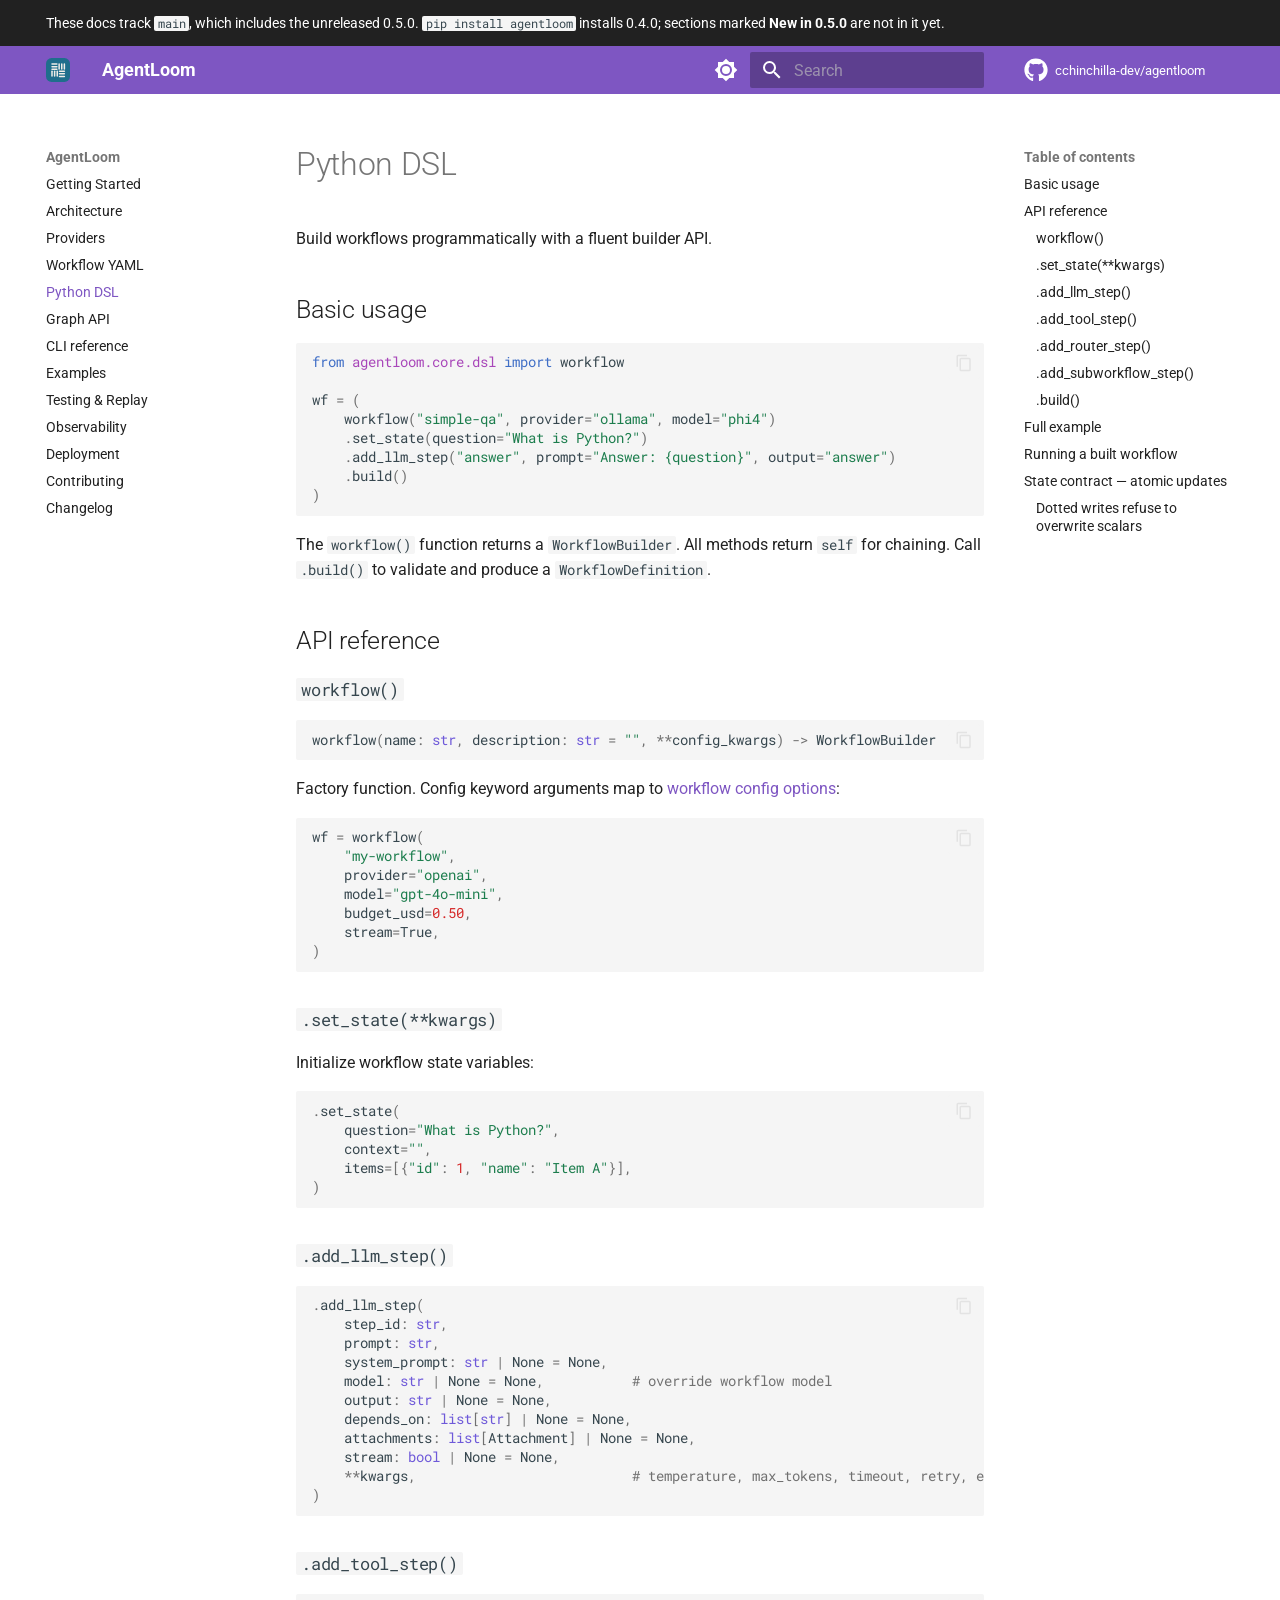
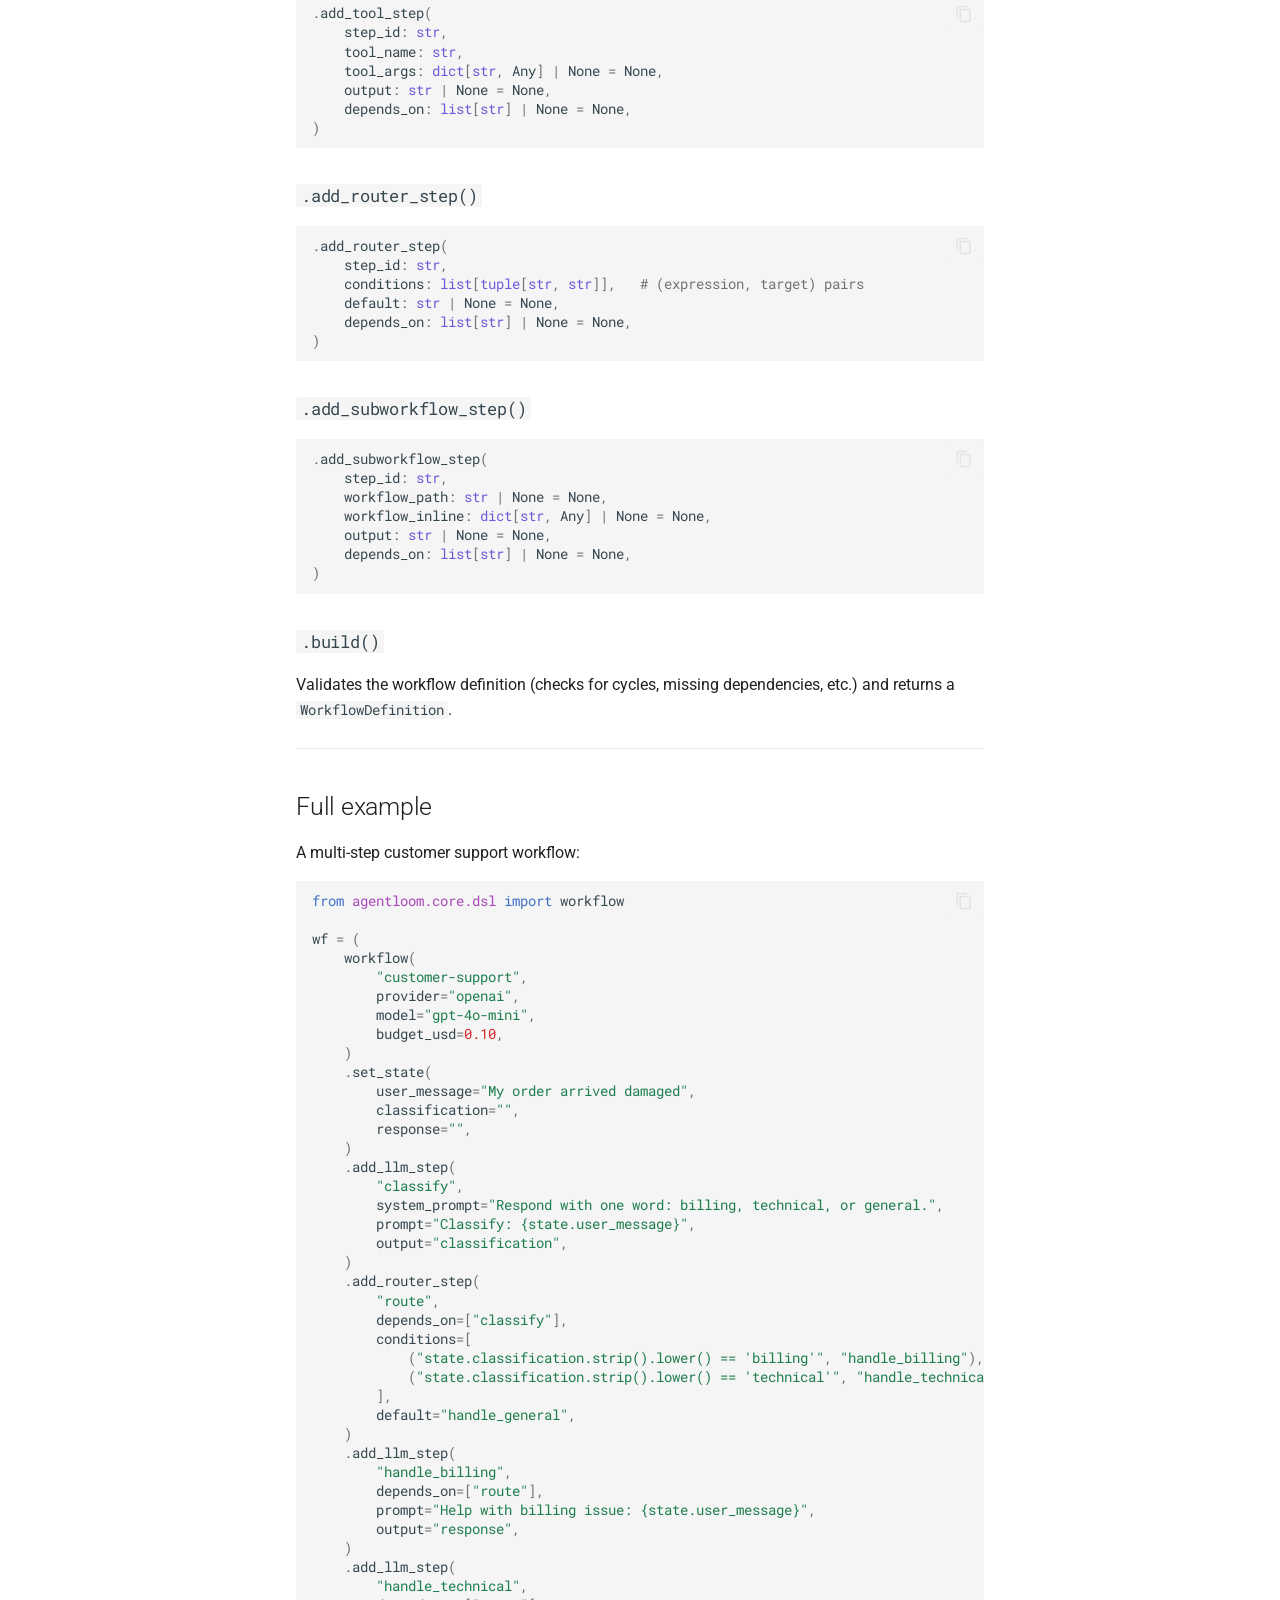
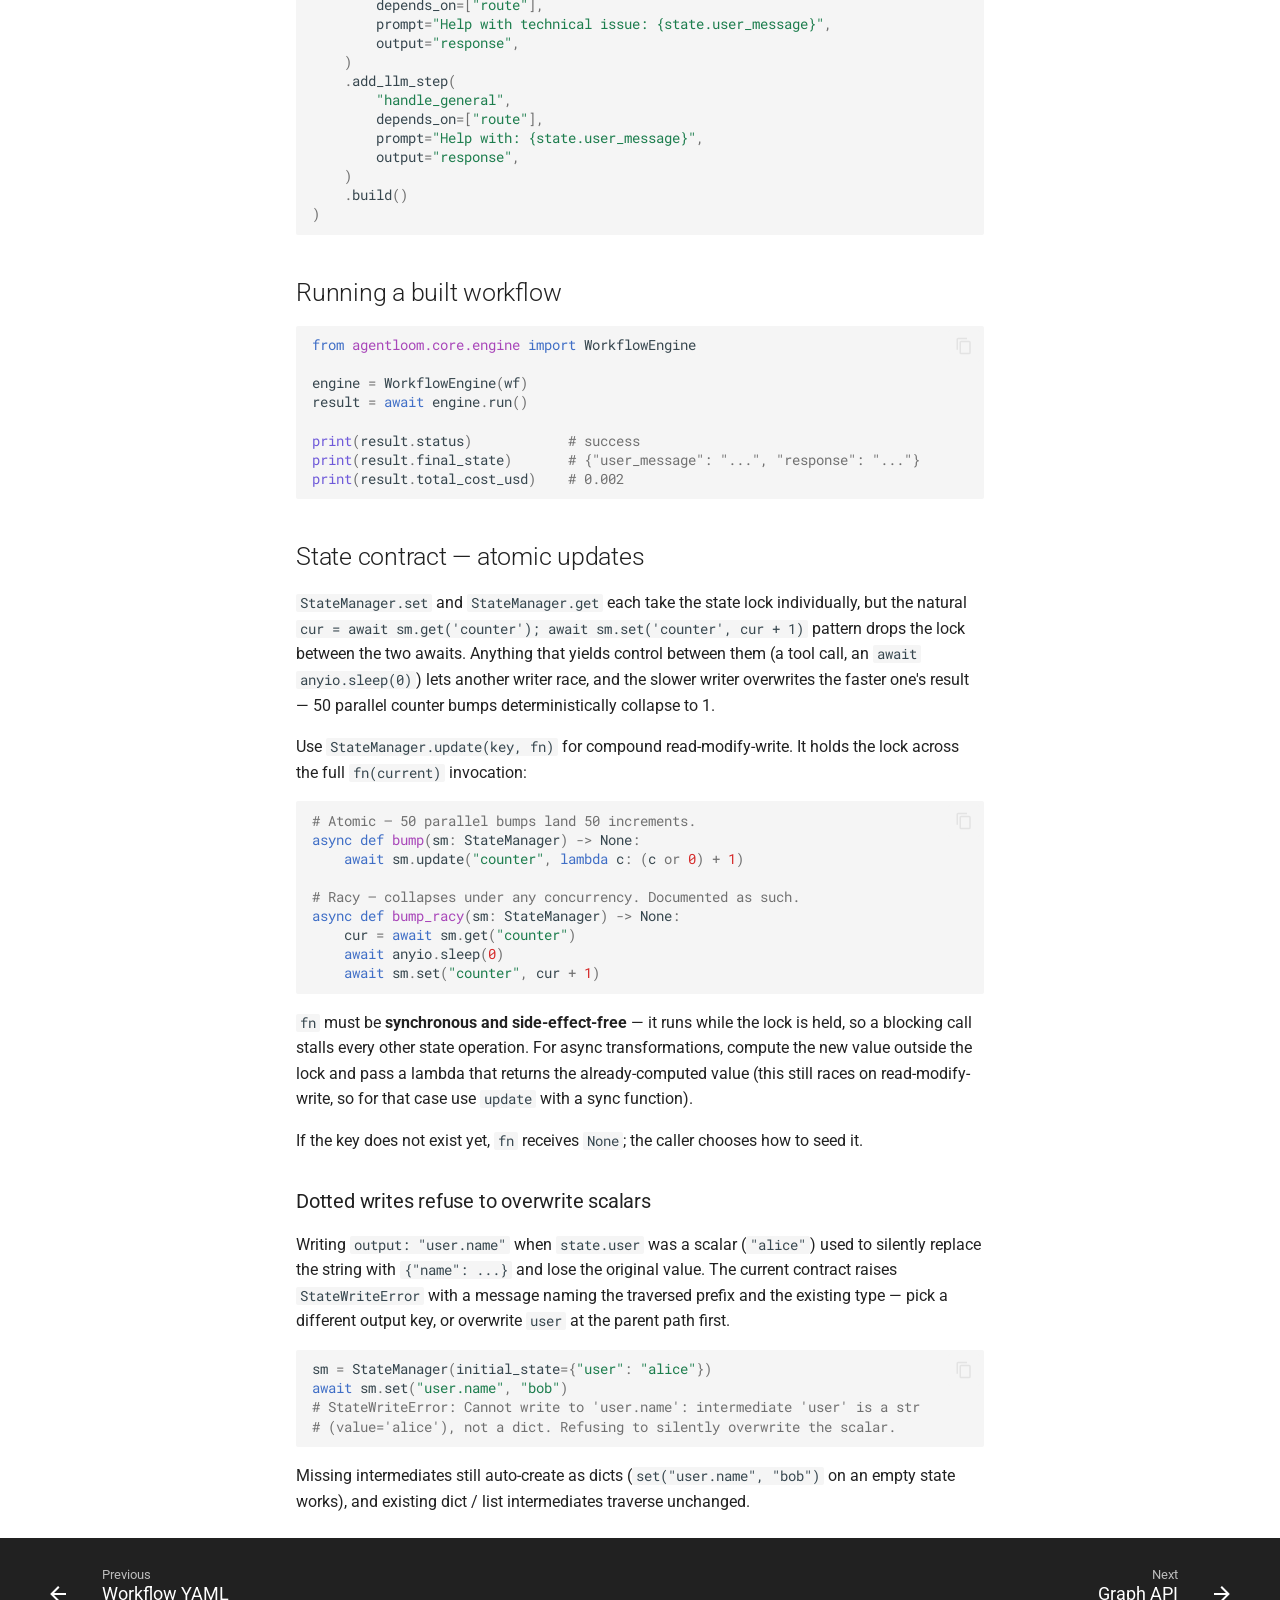
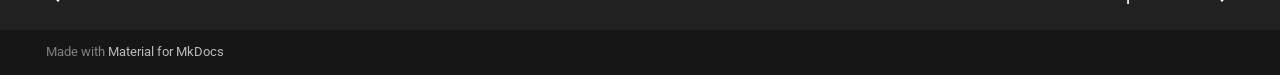
<file: python-dsl/index.html>
<!doctype html>
<html lang="en" class="no-js">
  <head>
    
      <meta charset="utf-8">
      <meta name="viewport" content="width=device-width,initial-scale=1">
      
        <meta name="description" content="Deterministic LLM workflow orchestration with native observability, resilience, and cost control.">
      
      
      
        <link rel="canonical" href="https://cchinchilla-dev.github.io/agentloom/python-dsl/">
      
      
        <link rel="prev" href="../workflow-yaml/">
      
      
        <link rel="next" href="../graph-api/">
      
      
        
      
      
      <link rel="icon" href="../images/logo.svg">
      <meta name="generator" content="mkdocs-1.6.1, mkdocs-material-9.7.6">
    
    
      
        <title>Python DSL - AgentLoom</title>
      
    
    
      <link rel="stylesheet" href="../assets/stylesheets/main.484c7ddc.min.css">
      
        
        <link rel="stylesheet" href="../assets/stylesheets/palette.ab4e12ef.min.css">
      
      


    
    
      
    
    
      
        
        
        <link rel="preconnect" href="https://fonts.gstatic.com" crossorigin>
        <link rel="stylesheet" href="https://fonts.googleapis.com/css?family=Roboto:300,300i,400,400i,700,700i%7CRoboto+Mono:400,400i,700,700i&display=fallback">
        <style>:root{--md-text-font:"Roboto";--md-code-font:"Roboto Mono"}</style>
      
    
    
      <link rel="stylesheet" href="../stylesheets/extra.css">
    
    <script>__md_scope=new URL("..",location),__md_hash=e=>[...e].reduce(((e,_)=>(e<<5)-e+_.charCodeAt(0)),0),__md_get=(e,_=localStorage,t=__md_scope)=>JSON.parse(_.getItem(t.pathname+"."+e)),__md_set=(e,_,t=localStorage,a=__md_scope)=>{try{t.setItem(a.pathname+"."+e,JSON.stringify(_))}catch(e){}}</script>
    
      

    
    
  </head>
  
  
    
    
      
    
    
    
    
    <body dir="ltr" data-md-color-scheme="default" data-md-color-primary="deep-purple" data-md-color-accent="amber">
  
    
    <input class="md-toggle" data-md-toggle="drawer" type="checkbox" id="__drawer" autocomplete="off">
    <input class="md-toggle" data-md-toggle="search" type="checkbox" id="__search" autocomplete="off">
    <label class="md-overlay" for="__drawer"></label>
    <div data-md-component="skip">
      
        
        <a href="#python-dsl" class="md-skip">
          Skip to content
        </a>
      
    </div>
    <div data-md-component="announce">
      
        <aside class="md-banner">
          <div class="md-banner__inner md-grid md-typeset">
            
            
These docs track <code>main</code>, which includes the unreleased 0.5.0. <code>pip install agentloom</code> installs 0.4.0; sections marked <strong>New in 0.5.0</strong> are not in it yet.

          </div>
          
        </aside>
      
    </div>
    
    
      

  

<header class="md-header md-header--shadow" data-md-component="header">
  <nav class="md-header__inner md-grid" aria-label="Header">
    <a href=".." title="AgentLoom" class="md-header__button md-logo" aria-label="AgentLoom" data-md-component="logo">
      
  <img src="../images/logo.svg" alt="logo">

    </a>
    <label class="md-header__button md-icon" for="__drawer">
      
      <svg xmlns="http://www.w3.org/2000/svg" viewBox="0 0 24 24"><path d="M3 6h18v2H3zm0 5h18v2H3zm0 5h18v2H3z"/></svg>
    </label>
    <div class="md-header__title" data-md-component="header-title">
      <div class="md-header__ellipsis">
        <div class="md-header__topic">
          <span class="md-ellipsis">
            AgentLoom
          </span>
        </div>
        <div class="md-header__topic" data-md-component="header-topic">
          <span class="md-ellipsis">
            
              Python DSL
            
          </span>
        </div>
      </div>
    </div>
    
      
        <form class="md-header__option" data-md-component="palette">
  
    
    
    
    <input class="md-option" data-md-color-media="" data-md-color-scheme="default" data-md-color-primary="deep-purple" data-md-color-accent="amber"  aria-label="Switch to dark mode"  type="radio" name="__palette" id="__palette_0">
    
      <label class="md-header__button md-icon" title="Switch to dark mode" for="__palette_1" hidden>
        <svg xmlns="http://www.w3.org/2000/svg" viewBox="0 0 24 24"><path d="M12 8a4 4 0 0 0-4 4 4 4 0 0 0 4 4 4 4 0 0 0 4-4 4 4 0 0 0-4-4m0 10a6 6 0 0 1-6-6 6 6 0 0 1 6-6 6 6 0 0 1 6 6 6 6 0 0 1-6 6m8-9.31V4h-4.69L12 .69 8.69 4H4v4.69L.69 12 4 15.31V20h4.69L12 23.31 15.31 20H20v-4.69L23.31 12z"/></svg>
      </label>
    
  
    
    
    
    <input class="md-option" data-md-color-media="" data-md-color-scheme="slate" data-md-color-primary="deep-purple" data-md-color-accent="amber"  aria-label="Switch to light mode"  type="radio" name="__palette" id="__palette_1">
    
      <label class="md-header__button md-icon" title="Switch to light mode" for="__palette_0" hidden>
        <svg xmlns="http://www.w3.org/2000/svg" viewBox="0 0 24 24"><path d="M12 18c-.89 0-1.74-.2-2.5-.55C11.56 16.5 13 14.42 13 12s-1.44-4.5-3.5-5.45C10.26 6.2 11.11 6 12 6a6 6 0 0 1 6 6 6 6 0 0 1-6 6m8-9.31V4h-4.69L12 .69 8.69 4H4v4.69L.69 12 4 15.31V20h4.69L12 23.31 15.31 20H20v-4.69L23.31 12z"/></svg>
      </label>
    
  
</form>
      
    
    
      <script>var palette=__md_get("__palette");if(palette&&palette.color){if("(prefers-color-scheme)"===palette.color.media){var media=matchMedia("(prefers-color-scheme: light)"),input=document.querySelector(media.matches?"[data-md-color-media='(prefers-color-scheme: light)']":"[data-md-color-media='(prefers-color-scheme: dark)']");palette.color.media=input.getAttribute("data-md-color-media"),palette.color.scheme=input.getAttribute("data-md-color-scheme"),palette.color.primary=input.getAttribute("data-md-color-primary"),palette.color.accent=input.getAttribute("data-md-color-accent")}for(var[key,value]of Object.entries(palette.color))document.body.setAttribute("data-md-color-"+key,value)}</script>
    
    
    
      
      
        <label class="md-header__button md-icon" for="__search">
          
          <svg xmlns="http://www.w3.org/2000/svg" viewBox="0 0 24 24"><path d="M9.5 3A6.5 6.5 0 0 1 16 9.5c0 1.61-.59 3.09-1.56 4.23l.27.27h.79l5 5-1.5 1.5-5-5v-.79l-.27-.27A6.52 6.52 0 0 1 9.5 16 6.5 6.5 0 0 1 3 9.5 6.5 6.5 0 0 1 9.5 3m0 2C7 5 5 7 5 9.5S7 14 9.5 14 14 12 14 9.5 12 5 9.5 5"/></svg>
        </label>
        <div class="md-search" data-md-component="search" role="dialog">
  <label class="md-search__overlay" for="__search"></label>
  <div class="md-search__inner" role="search">
    <form class="md-search__form" name="search">
      <input type="text" class="md-search__input" name="query" aria-label="Search" placeholder="Search" autocapitalize="off" autocorrect="off" autocomplete="off" spellcheck="false" data-md-component="search-query" required>
      <label class="md-search__icon md-icon" for="__search">
        
        <svg xmlns="http://www.w3.org/2000/svg" viewBox="0 0 24 24"><path d="M9.5 3A6.5 6.5 0 0 1 16 9.5c0 1.61-.59 3.09-1.56 4.23l.27.27h.79l5 5-1.5 1.5-5-5v-.79l-.27-.27A6.52 6.52 0 0 1 9.5 16 6.5 6.5 0 0 1 3 9.5 6.5 6.5 0 0 1 9.5 3m0 2C7 5 5 7 5 9.5S7 14 9.5 14 14 12 14 9.5 12 5 9.5 5"/></svg>
        
        <svg xmlns="http://www.w3.org/2000/svg" viewBox="0 0 24 24"><path d="M20 11v2H8l5.5 5.5-1.42 1.42L4.16 12l7.92-7.92L13.5 5.5 8 11z"/></svg>
      </label>
      <nav class="md-search__options" aria-label="Search">
        
        <button type="reset" class="md-search__icon md-icon" title="Clear" aria-label="Clear" tabindex="-1">
          
          <svg xmlns="http://www.w3.org/2000/svg" viewBox="0 0 24 24"><path d="M19 6.41 17.59 5 12 10.59 6.41 5 5 6.41 10.59 12 5 17.59 6.41 19 12 13.41 17.59 19 19 17.59 13.41 12z"/></svg>
        </button>
      </nav>
      
        <div class="md-search__suggest" data-md-component="search-suggest"></div>
      
    </form>
    <div class="md-search__output">
      <div class="md-search__scrollwrap" tabindex="0" data-md-scrollfix>
        <div class="md-search-result" data-md-component="search-result">
          <div class="md-search-result__meta">
            Initializing search
          </div>
          <ol class="md-search-result__list" role="presentation"></ol>
        </div>
      </div>
    </div>
  </div>
</div>
      
    
    
      <div class="md-header__source">
        <a href="https://github.com/cchinchilla-dev/agentloom" title="Go to repository" class="md-source" data-md-component="source">
  <div class="md-source__icon md-icon">
    
    <svg xmlns="http://www.w3.org/2000/svg" viewBox="0 0 512 512"><!--! Font Awesome Free 7.1.0 by @fontawesome - https://fontawesome.com License - https://fontawesome.com/license/free (Icons: CC BY 4.0, Fonts: SIL OFL 1.1, Code: MIT License) Copyright 2025 Fonticons, Inc.--><path d="M173.9 397.4c0 2-2.3 3.6-5.2 3.6-3.3.3-5.6-1.3-5.6-3.6 0-2 2.3-3.6 5.2-3.6 3-.3 5.6 1.3 5.6 3.6m-31.1-4.5c-.7 2 1.3 4.3 4.3 4.9 2.6 1 5.6 0 6.2-2s-1.3-4.3-4.3-5.2c-2.6-.7-5.5.3-6.2 2.3m44.2-1.7c-2.9.7-4.9 2.6-4.6 4.9.3 2 2.9 3.3 5.9 2.6 2.9-.7 4.9-2.6 4.6-4.6-.3-1.9-3-3.2-5.9-2.9M252.8 8C114.1 8 8 113.3 8 252c0 110.9 69.8 205.8 169.5 239.2 12.8 2.3 17.3-5.6 17.3-12.1 0-6.2-.3-40.4-.3-61.4 0 0-70 15-84.7-29.8 0 0-11.4-29.1-27.8-36.6 0 0-22.9-15.7 1.6-15.4 0 0 24.9 2 38.6 25.8 21.9 38.6 58.6 27.5 72.9 20.9 2.3-16 8.8-27.1 16-33.7-55.9-6.2-112.3-14.3-112.3-110.5 0-27.5 7.6-41.3 23.6-58.9-2.6-6.5-11.1-33.3 2.6-67.9 20.9-6.5 69 27 69 27 20-5.6 41.5-8.5 62.8-8.5s42.8 2.9 62.8 8.5c0 0 48.1-33.6 69-27 13.7 34.7 5.2 61.4 2.6 67.9 16 17.7 25.8 31.5 25.8 58.9 0 96.5-58.9 104.2-114.8 110.5 9.2 7.9 17 22.9 17 46.4 0 33.7-.3 75.4-.3 83.6 0 6.5 4.6 14.4 17.3 12.1C436.2 457.8 504 362.9 504 252 504 113.3 391.5 8 252.8 8M105.2 352.9c-1.3 1-1 3.3.7 5.2 1.6 1.6 3.9 2.3 5.2 1 1.3-1 1-3.3-.7-5.2-1.6-1.6-3.9-2.3-5.2-1m-10.8-8.1c-.7 1.3.3 2.9 2.3 3.9 1.6 1 3.6.7 4.3-.7.7-1.3-.3-2.9-2.3-3.9-2-.6-3.6-.3-4.3.7m32.4 35.6c-1.6 1.3-1 4.3 1.3 6.2 2.3 2.3 5.2 2.6 6.5 1 1.3-1.3.7-4.3-1.3-6.2-2.2-2.3-5.2-2.6-6.5-1m-11.4-14.7c-1.6 1-1.6 3.6 0 5.9s4.3 3.3 5.6 2.3c1.6-1.3 1.6-3.9 0-6.2-1.4-2.3-4-3.3-5.6-2"/></svg>
  </div>
  <div class="md-source__repository">
    cchinchilla-dev/agentloom
  </div>
</a>
      </div>
    
  </nav>
  
</header>
    
    <div class="md-container" data-md-component="container">
      
      
        
          
        
      
      <main class="md-main" data-md-component="main">
        <div class="md-main__inner md-grid">
          
            
              
              <div class="md-sidebar md-sidebar--primary" data-md-component="sidebar" data-md-type="navigation" >
                <div class="md-sidebar__scrollwrap">
                  <div class="md-sidebar__inner">
                    



<nav class="md-nav md-nav--primary" aria-label="Navigation" data-md-level="0">
  <label class="md-nav__title" for="__drawer">
    <a href=".." title="AgentLoom" class="md-nav__button md-logo" aria-label="AgentLoom" data-md-component="logo">
      
  <img src="../images/logo.svg" alt="logo">

    </a>
    AgentLoom
  </label>
  
    <div class="md-nav__source">
      <a href="https://github.com/cchinchilla-dev/agentloom" title="Go to repository" class="md-source" data-md-component="source">
  <div class="md-source__icon md-icon">
    
    <svg xmlns="http://www.w3.org/2000/svg" viewBox="0 0 512 512"><!--! Font Awesome Free 7.1.0 by @fontawesome - https://fontawesome.com License - https://fontawesome.com/license/free (Icons: CC BY 4.0, Fonts: SIL OFL 1.1, Code: MIT License) Copyright 2025 Fonticons, Inc.--><path d="M173.9 397.4c0 2-2.3 3.6-5.2 3.6-3.3.3-5.6-1.3-5.6-3.6 0-2 2.3-3.6 5.2-3.6 3-.3 5.6 1.3 5.6 3.6m-31.1-4.5c-.7 2 1.3 4.3 4.3 4.9 2.6 1 5.6 0 6.2-2s-1.3-4.3-4.3-5.2c-2.6-.7-5.5.3-6.2 2.3m44.2-1.7c-2.9.7-4.9 2.6-4.6 4.9.3 2 2.9 3.3 5.9 2.6 2.9-.7 4.9-2.6 4.6-4.6-.3-1.9-3-3.2-5.9-2.9M252.8 8C114.1 8 8 113.3 8 252c0 110.9 69.8 205.8 169.5 239.2 12.8 2.3 17.3-5.6 17.3-12.1 0-6.2-.3-40.4-.3-61.4 0 0-70 15-84.7-29.8 0 0-11.4-29.1-27.8-36.6 0 0-22.9-15.7 1.6-15.4 0 0 24.9 2 38.6 25.8 21.9 38.6 58.6 27.5 72.9 20.9 2.3-16 8.8-27.1 16-33.7-55.9-6.2-112.3-14.3-112.3-110.5 0-27.5 7.6-41.3 23.6-58.9-2.6-6.5-11.1-33.3 2.6-67.9 20.9-6.5 69 27 69 27 20-5.6 41.5-8.5 62.8-8.5s42.8 2.9 62.8 8.5c0 0 48.1-33.6 69-27 13.7 34.7 5.2 61.4 2.6 67.9 16 17.7 25.8 31.5 25.8 58.9 0 96.5-58.9 104.2-114.8 110.5 9.2 7.9 17 22.9 17 46.4 0 33.7-.3 75.4-.3 83.6 0 6.5 4.6 14.4 17.3 12.1C436.2 457.8 504 362.9 504 252 504 113.3 391.5 8 252.8 8M105.2 352.9c-1.3 1-1 3.3.7 5.2 1.6 1.6 3.9 2.3 5.2 1 1.3-1 1-3.3-.7-5.2-1.6-1.6-3.9-2.3-5.2-1m-10.8-8.1c-.7 1.3.3 2.9 2.3 3.9 1.6 1 3.6.7 4.3-.7.7-1.3-.3-2.9-2.3-3.9-2-.6-3.6-.3-4.3.7m32.4 35.6c-1.6 1.3-1 4.3 1.3 6.2 2.3 2.3 5.2 2.6 6.5 1 1.3-1.3.7-4.3-1.3-6.2-2.2-2.3-5.2-2.6-6.5-1m-11.4-14.7c-1.6 1-1.6 3.6 0 5.9s4.3 3.3 5.6 2.3c1.6-1.3 1.6-3.9 0-6.2-1.4-2.3-4-3.3-5.6-2"/></svg>
  </div>
  <div class="md-source__repository">
    cchinchilla-dev/agentloom
  </div>
</a>
    </div>
  
  <ul class="md-nav__list" data-md-scrollfix>
    
      
      
  
  
  
  
    <li class="md-nav__item">
      <a href=".." class="md-nav__link">
        
  
  
  <span class="md-ellipsis">
    
  
    Getting Started
  

    
  </span>
  
  

      </a>
    </li>
  

    
      
      
  
  
  
  
    <li class="md-nav__item">
      <a href="../architecture/" class="md-nav__link">
        
  
  
  <span class="md-ellipsis">
    
  
    Architecture
  

    
  </span>
  
  

      </a>
    </li>
  

    
      
      
  
  
  
  
    <li class="md-nav__item">
      <a href="../providers/" class="md-nav__link">
        
  
  
  <span class="md-ellipsis">
    
  
    Providers
  

    
  </span>
  
  

      </a>
    </li>
  

    
      
      
  
  
  
  
    <li class="md-nav__item">
      <a href="../workflow-yaml/" class="md-nav__link">
        
  
  
  <span class="md-ellipsis">
    
  
    Workflow YAML
  

    
  </span>
  
  

      </a>
    </li>
  

    
      
      
  
  
    
  
  
  
    <li class="md-nav__item md-nav__item--active">
      
      <input class="md-nav__toggle md-toggle" type="checkbox" id="__toc">
      
      
        
      
      
        <label class="md-nav__link md-nav__link--active" for="__toc">
          
  
  
  <span class="md-ellipsis">
    
  
    Python DSL
  

    
  </span>
  
  

          <span class="md-nav__icon md-icon"></span>
        </label>
      
      <a href="./" class="md-nav__link md-nav__link--active">
        
  
  
  <span class="md-ellipsis">
    
  
    Python DSL
  

    
  </span>
  
  

      </a>
      
        

<nav class="md-nav md-nav--secondary" aria-label="Table of contents">
  
  
  
    
  
  
    <label class="md-nav__title" for="__toc">
      <span class="md-nav__icon md-icon"></span>
      Table of contents
    </label>
    <ul class="md-nav__list" data-md-component="toc" data-md-scrollfix>
      
        <li class="md-nav__item">
  <a href="#basic-usage" class="md-nav__link">
    <span class="md-ellipsis">
      
        Basic usage
      
    </span>
  </a>
  
</li>
      
        <li class="md-nav__item">
  <a href="#api-reference" class="md-nav__link">
    <span class="md-ellipsis">
      
        API reference
      
    </span>
  </a>
  
    <nav class="md-nav" aria-label="API reference">
      <ul class="md-nav__list">
        
          <li class="md-nav__item">
  <a href="#workflow" class="md-nav__link">
    <span class="md-ellipsis">
      
        workflow()
      
    </span>
  </a>
  
</li>
        
          <li class="md-nav__item">
  <a href="#set_statekwargs" class="md-nav__link">
    <span class="md-ellipsis">
      
        .set_state(**kwargs)
      
    </span>
  </a>
  
</li>
        
          <li class="md-nav__item">
  <a href="#add_llm_step" class="md-nav__link">
    <span class="md-ellipsis">
      
        .add_llm_step()
      
    </span>
  </a>
  
</li>
        
          <li class="md-nav__item">
  <a href="#add_tool_step" class="md-nav__link">
    <span class="md-ellipsis">
      
        .add_tool_step()
      
    </span>
  </a>
  
</li>
        
          <li class="md-nav__item">
  <a href="#add_router_step" class="md-nav__link">
    <span class="md-ellipsis">
      
        .add_router_step()
      
    </span>
  </a>
  
</li>
        
          <li class="md-nav__item">
  <a href="#add_subworkflow_step" class="md-nav__link">
    <span class="md-ellipsis">
      
        .add_subworkflow_step()
      
    </span>
  </a>
  
</li>
        
          <li class="md-nav__item">
  <a href="#build" class="md-nav__link">
    <span class="md-ellipsis">
      
        .build()
      
    </span>
  </a>
  
</li>
        
      </ul>
    </nav>
  
</li>
      
        <li class="md-nav__item">
  <a href="#full-example" class="md-nav__link">
    <span class="md-ellipsis">
      
        Full example
      
    </span>
  </a>
  
</li>
      
        <li class="md-nav__item">
  <a href="#running-a-built-workflow" class="md-nav__link">
    <span class="md-ellipsis">
      
        Running a built workflow
      
    </span>
  </a>
  
</li>
      
        <li class="md-nav__item">
  <a href="#state-contract-atomic-updates" class="md-nav__link">
    <span class="md-ellipsis">
      
        State contract — atomic updates
      
    </span>
  </a>
  
    <nav class="md-nav" aria-label="State contract — atomic updates">
      <ul class="md-nav__list">
        
          <li class="md-nav__item">
  <a href="#dotted-writes-refuse-to-overwrite-scalars" class="md-nav__link">
    <span class="md-ellipsis">
      
        Dotted writes refuse to overwrite scalars
      
    </span>
  </a>
  
</li>
        
      </ul>
    </nav>
  
</li>
      
    </ul>
  
</nav>
      
    </li>
  

    
      
      
  
  
  
  
    <li class="md-nav__item">
      <a href="../graph-api/" class="md-nav__link">
        
  
  
  <span class="md-ellipsis">
    
  
    Graph API
  

    
  </span>
  
  

      </a>
    </li>
  

    
      
      
  
  
  
  
    <li class="md-nav__item">
      <a href="../cli/" class="md-nav__link">
        
  
  
  <span class="md-ellipsis">
    
  
    CLI reference
  

    
  </span>
  
  

      </a>
    </li>
  

    
      
      
  
  
  
  
    <li class="md-nav__item">
      <a href="../examples/" class="md-nav__link">
        
  
  
  <span class="md-ellipsis">
    
  
    Examples
  

    
  </span>
  
  

      </a>
    </li>
  

    
      
      
  
  
  
  
    <li class="md-nav__item">
      <a href="../testing-and-replay/" class="md-nav__link">
        
  
  
  <span class="md-ellipsis">
    
  
    Testing & Replay
  

    
  </span>
  
  

      </a>
    </li>
  

    
      
      
  
  
  
  
    <li class="md-nav__item">
      <a href="../observability/" class="md-nav__link">
        
  
  
  <span class="md-ellipsis">
    
  
    Observability
  

    
  </span>
  
  

      </a>
    </li>
  

    
      
      
  
  
  
  
    <li class="md-nav__item">
      <a href="../deployment/" class="md-nav__link">
        
  
  
  <span class="md-ellipsis">
    
  
    Deployment
  

    
  </span>
  
  

      </a>
    </li>
  

    
      
      
  
  
  
  
    <li class="md-nav__item">
      <a href="../contributing/" class="md-nav__link">
        
  
  
  <span class="md-ellipsis">
    
  
    Contributing
  

    
  </span>
  
  

      </a>
    </li>
  

    
      
      
  
  
  
  
    <li class="md-nav__item">
      <a href="../changelog/" class="md-nav__link">
        
  
  
  <span class="md-ellipsis">
    
  
    Changelog
  

    
  </span>
  
  

      </a>
    </li>
  

    
  </ul>
</nav>
                  </div>
                </div>
              </div>
            
            
              
              <div class="md-sidebar md-sidebar--secondary" data-md-component="sidebar" data-md-type="toc" >
                <div class="md-sidebar__scrollwrap">
                  <div class="md-sidebar__inner">
                    

<nav class="md-nav md-nav--secondary" aria-label="Table of contents">
  
  
  
    
  
  
    <label class="md-nav__title" for="__toc">
      <span class="md-nav__icon md-icon"></span>
      Table of contents
    </label>
    <ul class="md-nav__list" data-md-component="toc" data-md-scrollfix>
      
        <li class="md-nav__item">
  <a href="#basic-usage" class="md-nav__link">
    <span class="md-ellipsis">
      
        Basic usage
      
    </span>
  </a>
  
</li>
      
        <li class="md-nav__item">
  <a href="#api-reference" class="md-nav__link">
    <span class="md-ellipsis">
      
        API reference
      
    </span>
  </a>
  
    <nav class="md-nav" aria-label="API reference">
      <ul class="md-nav__list">
        
          <li class="md-nav__item">
  <a href="#workflow" class="md-nav__link">
    <span class="md-ellipsis">
      
        workflow()
      
    </span>
  </a>
  
</li>
        
          <li class="md-nav__item">
  <a href="#set_statekwargs" class="md-nav__link">
    <span class="md-ellipsis">
      
        .set_state(**kwargs)
      
    </span>
  </a>
  
</li>
        
          <li class="md-nav__item">
  <a href="#add_llm_step" class="md-nav__link">
    <span class="md-ellipsis">
      
        .add_llm_step()
      
    </span>
  </a>
  
</li>
        
          <li class="md-nav__item">
  <a href="#add_tool_step" class="md-nav__link">
    <span class="md-ellipsis">
      
        .add_tool_step()
      
    </span>
  </a>
  
</li>
        
          <li class="md-nav__item">
  <a href="#add_router_step" class="md-nav__link">
    <span class="md-ellipsis">
      
        .add_router_step()
      
    </span>
  </a>
  
</li>
        
          <li class="md-nav__item">
  <a href="#add_subworkflow_step" class="md-nav__link">
    <span class="md-ellipsis">
      
        .add_subworkflow_step()
      
    </span>
  </a>
  
</li>
        
          <li class="md-nav__item">
  <a href="#build" class="md-nav__link">
    <span class="md-ellipsis">
      
        .build()
      
    </span>
  </a>
  
</li>
        
      </ul>
    </nav>
  
</li>
      
        <li class="md-nav__item">
  <a href="#full-example" class="md-nav__link">
    <span class="md-ellipsis">
      
        Full example
      
    </span>
  </a>
  
</li>
      
        <li class="md-nav__item">
  <a href="#running-a-built-workflow" class="md-nav__link">
    <span class="md-ellipsis">
      
        Running a built workflow
      
    </span>
  </a>
  
</li>
      
        <li class="md-nav__item">
  <a href="#state-contract-atomic-updates" class="md-nav__link">
    <span class="md-ellipsis">
      
        State contract — atomic updates
      
    </span>
  </a>
  
    <nav class="md-nav" aria-label="State contract — atomic updates">
      <ul class="md-nav__list">
        
          <li class="md-nav__item">
  <a href="#dotted-writes-refuse-to-overwrite-scalars" class="md-nav__link">
    <span class="md-ellipsis">
      
        Dotted writes refuse to overwrite scalars
      
    </span>
  </a>
  
</li>
        
      </ul>
    </nav>
  
</li>
      
    </ul>
  
</nav>
                  </div>
                </div>
              </div>
            
          
          
            <div class="md-content" data-md-component="content">
              
              <article class="md-content__inner md-typeset">
                
                  


  
  


<h1 id="python-dsl">Python DSL<a class="headerlink" href="#python-dsl" title="Permanent link">&para;</a></h1>
<p>Build workflows programmatically with a fluent builder API.</p>
<h2 id="basic-usage">Basic usage<a class="headerlink" href="#basic-usage" title="Permanent link">&para;</a></h2>
<div class="highlight"><pre><span></span><code><a id="__codelineno-0-1" name="__codelineno-0-1" href="#__codelineno-0-1"></a><span class="kn">from</span><span class="w"> </span><span class="nn">agentloom.core.dsl</span><span class="w"> </span><span class="kn">import</span> <span class="n">workflow</span>
<a id="__codelineno-0-2" name="__codelineno-0-2" href="#__codelineno-0-2"></a>
<a id="__codelineno-0-3" name="__codelineno-0-3" href="#__codelineno-0-3"></a><span class="n">wf</span> <span class="o">=</span> <span class="p">(</span>
<a id="__codelineno-0-4" name="__codelineno-0-4" href="#__codelineno-0-4"></a>    <span class="n">workflow</span><span class="p">(</span><span class="s2">&quot;simple-qa&quot;</span><span class="p">,</span> <span class="n">provider</span><span class="o">=</span><span class="s2">&quot;ollama&quot;</span><span class="p">,</span> <span class="n">model</span><span class="o">=</span><span class="s2">&quot;phi4&quot;</span><span class="p">)</span>
<a id="__codelineno-0-5" name="__codelineno-0-5" href="#__codelineno-0-5"></a>    <span class="o">.</span><span class="n">set_state</span><span class="p">(</span><span class="n">question</span><span class="o">=</span><span class="s2">&quot;What is Python?&quot;</span><span class="p">)</span>
<a id="__codelineno-0-6" name="__codelineno-0-6" href="#__codelineno-0-6"></a>    <span class="o">.</span><span class="n">add_llm_step</span><span class="p">(</span><span class="s2">&quot;answer&quot;</span><span class="p">,</span> <span class="n">prompt</span><span class="o">=</span><span class="s2">&quot;Answer: </span><span class="si">{question}</span><span class="s2">&quot;</span><span class="p">,</span> <span class="n">output</span><span class="o">=</span><span class="s2">&quot;answer&quot;</span><span class="p">)</span>
<a id="__codelineno-0-7" name="__codelineno-0-7" href="#__codelineno-0-7"></a>    <span class="o">.</span><span class="n">build</span><span class="p">()</span>
<a id="__codelineno-0-8" name="__codelineno-0-8" href="#__codelineno-0-8"></a><span class="p">)</span>
</code></pre></div>
<p>The <code>workflow()</code> function returns a <code>WorkflowBuilder</code>. All methods return <code>self</code> for chaining. Call <code>.build()</code> to validate and produce a <code>WorkflowDefinition</code>.</p>
<h2 id="api-reference">API reference<a class="headerlink" href="#api-reference" title="Permanent link">&para;</a></h2>
<h3 id="workflow"><code>workflow()</code><a class="headerlink" href="#workflow" title="Permanent link">&para;</a></h3>
<div class="highlight"><pre><span></span><code><a id="__codelineno-1-1" name="__codelineno-1-1" href="#__codelineno-1-1"></a><span class="n">workflow</span><span class="p">(</span><span class="n">name</span><span class="p">:</span> <span class="nb">str</span><span class="p">,</span> <span class="n">description</span><span class="p">:</span> <span class="nb">str</span> <span class="o">=</span> <span class="s2">&quot;&quot;</span><span class="p">,</span> <span class="o">**</span><span class="n">config_kwargs</span><span class="p">)</span> <span class="o">-&gt;</span> <span class="n">WorkflowBuilder</span>
</code></pre></div>
<p>Factory function. Config keyword arguments map to <a href="../workflow-yaml/#config-options">workflow config options</a>:</p>
<div class="highlight"><pre><span></span><code><a id="__codelineno-2-1" name="__codelineno-2-1" href="#__codelineno-2-1"></a><span class="n">wf</span> <span class="o">=</span> <span class="n">workflow</span><span class="p">(</span>
<a id="__codelineno-2-2" name="__codelineno-2-2" href="#__codelineno-2-2"></a>    <span class="s2">&quot;my-workflow&quot;</span><span class="p">,</span>
<a id="__codelineno-2-3" name="__codelineno-2-3" href="#__codelineno-2-3"></a>    <span class="n">provider</span><span class="o">=</span><span class="s2">&quot;openai&quot;</span><span class="p">,</span>
<a id="__codelineno-2-4" name="__codelineno-2-4" href="#__codelineno-2-4"></a>    <span class="n">model</span><span class="o">=</span><span class="s2">&quot;gpt-4o-mini&quot;</span><span class="p">,</span>
<a id="__codelineno-2-5" name="__codelineno-2-5" href="#__codelineno-2-5"></a>    <span class="n">budget_usd</span><span class="o">=</span><span class="mf">0.50</span><span class="p">,</span>
<a id="__codelineno-2-6" name="__codelineno-2-6" href="#__codelineno-2-6"></a>    <span class="n">stream</span><span class="o">=</span><span class="kc">True</span><span class="p">,</span>
<a id="__codelineno-2-7" name="__codelineno-2-7" href="#__codelineno-2-7"></a><span class="p">)</span>
</code></pre></div>
<h3 id="set_statekwargs"><code>.set_state(**kwargs)</code><a class="headerlink" href="#set_statekwargs" title="Permanent link">&para;</a></h3>
<p>Initialize workflow state variables:</p>
<div class="highlight"><pre><span></span><code><a id="__codelineno-3-1" name="__codelineno-3-1" href="#__codelineno-3-1"></a><span class="o">.</span><span class="n">set_state</span><span class="p">(</span>
<a id="__codelineno-3-2" name="__codelineno-3-2" href="#__codelineno-3-2"></a>    <span class="n">question</span><span class="o">=</span><span class="s2">&quot;What is Python?&quot;</span><span class="p">,</span>
<a id="__codelineno-3-3" name="__codelineno-3-3" href="#__codelineno-3-3"></a>    <span class="n">context</span><span class="o">=</span><span class="s2">&quot;&quot;</span><span class="p">,</span>
<a id="__codelineno-3-4" name="__codelineno-3-4" href="#__codelineno-3-4"></a>    <span class="n">items</span><span class="o">=</span><span class="p">[{</span><span class="s2">&quot;id&quot;</span><span class="p">:</span> <span class="mi">1</span><span class="p">,</span> <span class="s2">&quot;name&quot;</span><span class="p">:</span> <span class="s2">&quot;Item A&quot;</span><span class="p">}],</span>
<a id="__codelineno-3-5" name="__codelineno-3-5" href="#__codelineno-3-5"></a><span class="p">)</span>
</code></pre></div>
<h3 id="add_llm_step"><code>.add_llm_step()</code><a class="headerlink" href="#add_llm_step" title="Permanent link">&para;</a></h3>
<div class="highlight"><pre><span></span><code><a id="__codelineno-4-1" name="__codelineno-4-1" href="#__codelineno-4-1"></a><span class="o">.</span><span class="n">add_llm_step</span><span class="p">(</span>
<a id="__codelineno-4-2" name="__codelineno-4-2" href="#__codelineno-4-2"></a>    <span class="n">step_id</span><span class="p">:</span> <span class="nb">str</span><span class="p">,</span>
<a id="__codelineno-4-3" name="__codelineno-4-3" href="#__codelineno-4-3"></a>    <span class="n">prompt</span><span class="p">:</span> <span class="nb">str</span><span class="p">,</span>
<a id="__codelineno-4-4" name="__codelineno-4-4" href="#__codelineno-4-4"></a>    <span class="n">system_prompt</span><span class="p">:</span> <span class="nb">str</span> <span class="o">|</span> <span class="kc">None</span> <span class="o">=</span> <span class="kc">None</span><span class="p">,</span>
<a id="__codelineno-4-5" name="__codelineno-4-5" href="#__codelineno-4-5"></a>    <span class="n">model</span><span class="p">:</span> <span class="nb">str</span> <span class="o">|</span> <span class="kc">None</span> <span class="o">=</span> <span class="kc">None</span><span class="p">,</span>           <span class="c1"># override workflow model</span>
<a id="__codelineno-4-6" name="__codelineno-4-6" href="#__codelineno-4-6"></a>    <span class="n">output</span><span class="p">:</span> <span class="nb">str</span> <span class="o">|</span> <span class="kc">None</span> <span class="o">=</span> <span class="kc">None</span><span class="p">,</span>
<a id="__codelineno-4-7" name="__codelineno-4-7" href="#__codelineno-4-7"></a>    <span class="n">depends_on</span><span class="p">:</span> <span class="nb">list</span><span class="p">[</span><span class="nb">str</span><span class="p">]</span> <span class="o">|</span> <span class="kc">None</span> <span class="o">=</span> <span class="kc">None</span><span class="p">,</span>
<a id="__codelineno-4-8" name="__codelineno-4-8" href="#__codelineno-4-8"></a>    <span class="n">attachments</span><span class="p">:</span> <span class="nb">list</span><span class="p">[</span><span class="n">Attachment</span><span class="p">]</span> <span class="o">|</span> <span class="kc">None</span> <span class="o">=</span> <span class="kc">None</span><span class="p">,</span>
<a id="__codelineno-4-9" name="__codelineno-4-9" href="#__codelineno-4-9"></a>    <span class="n">stream</span><span class="p">:</span> <span class="nb">bool</span> <span class="o">|</span> <span class="kc">None</span> <span class="o">=</span> <span class="kc">None</span><span class="p">,</span>
<a id="__codelineno-4-10" name="__codelineno-4-10" href="#__codelineno-4-10"></a>    <span class="o">**</span><span class="n">kwargs</span><span class="p">,</span>                           <span class="c1"># temperature, max_tokens, timeout, retry, etc.</span>
<a id="__codelineno-4-11" name="__codelineno-4-11" href="#__codelineno-4-11"></a><span class="p">)</span>
</code></pre></div>
<h3 id="add_tool_step"><code>.add_tool_step()</code><a class="headerlink" href="#add_tool_step" title="Permanent link">&para;</a></h3>
<div class="highlight"><pre><span></span><code><a id="__codelineno-5-1" name="__codelineno-5-1" href="#__codelineno-5-1"></a><span class="o">.</span><span class="n">add_tool_step</span><span class="p">(</span>
<a id="__codelineno-5-2" name="__codelineno-5-2" href="#__codelineno-5-2"></a>    <span class="n">step_id</span><span class="p">:</span> <span class="nb">str</span><span class="p">,</span>
<a id="__codelineno-5-3" name="__codelineno-5-3" href="#__codelineno-5-3"></a>    <span class="n">tool_name</span><span class="p">:</span> <span class="nb">str</span><span class="p">,</span>
<a id="__codelineno-5-4" name="__codelineno-5-4" href="#__codelineno-5-4"></a>    <span class="n">tool_args</span><span class="p">:</span> <span class="nb">dict</span><span class="p">[</span><span class="nb">str</span><span class="p">,</span> <span class="n">Any</span><span class="p">]</span> <span class="o">|</span> <span class="kc">None</span> <span class="o">=</span> <span class="kc">None</span><span class="p">,</span>
<a id="__codelineno-5-5" name="__codelineno-5-5" href="#__codelineno-5-5"></a>    <span class="n">output</span><span class="p">:</span> <span class="nb">str</span> <span class="o">|</span> <span class="kc">None</span> <span class="o">=</span> <span class="kc">None</span><span class="p">,</span>
<a id="__codelineno-5-6" name="__codelineno-5-6" href="#__codelineno-5-6"></a>    <span class="n">depends_on</span><span class="p">:</span> <span class="nb">list</span><span class="p">[</span><span class="nb">str</span><span class="p">]</span> <span class="o">|</span> <span class="kc">None</span> <span class="o">=</span> <span class="kc">None</span><span class="p">,</span>
<a id="__codelineno-5-7" name="__codelineno-5-7" href="#__codelineno-5-7"></a><span class="p">)</span>
</code></pre></div>
<h3 id="add_router_step"><code>.add_router_step()</code><a class="headerlink" href="#add_router_step" title="Permanent link">&para;</a></h3>
<div class="highlight"><pre><span></span><code><a id="__codelineno-6-1" name="__codelineno-6-1" href="#__codelineno-6-1"></a><span class="o">.</span><span class="n">add_router_step</span><span class="p">(</span>
<a id="__codelineno-6-2" name="__codelineno-6-2" href="#__codelineno-6-2"></a>    <span class="n">step_id</span><span class="p">:</span> <span class="nb">str</span><span class="p">,</span>
<a id="__codelineno-6-3" name="__codelineno-6-3" href="#__codelineno-6-3"></a>    <span class="n">conditions</span><span class="p">:</span> <span class="nb">list</span><span class="p">[</span><span class="nb">tuple</span><span class="p">[</span><span class="nb">str</span><span class="p">,</span> <span class="nb">str</span><span class="p">]],</span>   <span class="c1"># (expression, target) pairs</span>
<a id="__codelineno-6-4" name="__codelineno-6-4" href="#__codelineno-6-4"></a>    <span class="n">default</span><span class="p">:</span> <span class="nb">str</span> <span class="o">|</span> <span class="kc">None</span> <span class="o">=</span> <span class="kc">None</span><span class="p">,</span>
<a id="__codelineno-6-5" name="__codelineno-6-5" href="#__codelineno-6-5"></a>    <span class="n">depends_on</span><span class="p">:</span> <span class="nb">list</span><span class="p">[</span><span class="nb">str</span><span class="p">]</span> <span class="o">|</span> <span class="kc">None</span> <span class="o">=</span> <span class="kc">None</span><span class="p">,</span>
<a id="__codelineno-6-6" name="__codelineno-6-6" href="#__codelineno-6-6"></a><span class="p">)</span>
</code></pre></div>
<h3 id="add_subworkflow_step"><code>.add_subworkflow_step()</code><a class="headerlink" href="#add_subworkflow_step" title="Permanent link">&para;</a></h3>
<div class="highlight"><pre><span></span><code><a id="__codelineno-7-1" name="__codelineno-7-1" href="#__codelineno-7-1"></a><span class="o">.</span><span class="n">add_subworkflow_step</span><span class="p">(</span>
<a id="__codelineno-7-2" name="__codelineno-7-2" href="#__codelineno-7-2"></a>    <span class="n">step_id</span><span class="p">:</span> <span class="nb">str</span><span class="p">,</span>
<a id="__codelineno-7-3" name="__codelineno-7-3" href="#__codelineno-7-3"></a>    <span class="n">workflow_path</span><span class="p">:</span> <span class="nb">str</span> <span class="o">|</span> <span class="kc">None</span> <span class="o">=</span> <span class="kc">None</span><span class="p">,</span>
<a id="__codelineno-7-4" name="__codelineno-7-4" href="#__codelineno-7-4"></a>    <span class="n">workflow_inline</span><span class="p">:</span> <span class="nb">dict</span><span class="p">[</span><span class="nb">str</span><span class="p">,</span> <span class="n">Any</span><span class="p">]</span> <span class="o">|</span> <span class="kc">None</span> <span class="o">=</span> <span class="kc">None</span><span class="p">,</span>
<a id="__codelineno-7-5" name="__codelineno-7-5" href="#__codelineno-7-5"></a>    <span class="n">output</span><span class="p">:</span> <span class="nb">str</span> <span class="o">|</span> <span class="kc">None</span> <span class="o">=</span> <span class="kc">None</span><span class="p">,</span>
<a id="__codelineno-7-6" name="__codelineno-7-6" href="#__codelineno-7-6"></a>    <span class="n">depends_on</span><span class="p">:</span> <span class="nb">list</span><span class="p">[</span><span class="nb">str</span><span class="p">]</span> <span class="o">|</span> <span class="kc">None</span> <span class="o">=</span> <span class="kc">None</span><span class="p">,</span>
<a id="__codelineno-7-7" name="__codelineno-7-7" href="#__codelineno-7-7"></a><span class="p">)</span>
</code></pre></div>
<h3 id="build"><code>.build()</code><a class="headerlink" href="#build" title="Permanent link">&para;</a></h3>
<p>Validates the workflow definition (checks for cycles, missing dependencies, etc.) and returns a <code>WorkflowDefinition</code>.</p>
<hr />
<h2 id="full-example">Full example<a class="headerlink" href="#full-example" title="Permanent link">&para;</a></h2>
<p>A multi-step customer support workflow:</p>
<div class="highlight"><pre><span></span><code><a id="__codelineno-8-1" name="__codelineno-8-1" href="#__codelineno-8-1"></a><span class="kn">from</span><span class="w"> </span><span class="nn">agentloom.core.dsl</span><span class="w"> </span><span class="kn">import</span> <span class="n">workflow</span>
<a id="__codelineno-8-2" name="__codelineno-8-2" href="#__codelineno-8-2"></a>
<a id="__codelineno-8-3" name="__codelineno-8-3" href="#__codelineno-8-3"></a><span class="n">wf</span> <span class="o">=</span> <span class="p">(</span>
<a id="__codelineno-8-4" name="__codelineno-8-4" href="#__codelineno-8-4"></a>    <span class="n">workflow</span><span class="p">(</span>
<a id="__codelineno-8-5" name="__codelineno-8-5" href="#__codelineno-8-5"></a>        <span class="s2">&quot;customer-support&quot;</span><span class="p">,</span>
<a id="__codelineno-8-6" name="__codelineno-8-6" href="#__codelineno-8-6"></a>        <span class="n">provider</span><span class="o">=</span><span class="s2">&quot;openai&quot;</span><span class="p">,</span>
<a id="__codelineno-8-7" name="__codelineno-8-7" href="#__codelineno-8-7"></a>        <span class="n">model</span><span class="o">=</span><span class="s2">&quot;gpt-4o-mini&quot;</span><span class="p">,</span>
<a id="__codelineno-8-8" name="__codelineno-8-8" href="#__codelineno-8-8"></a>        <span class="n">budget_usd</span><span class="o">=</span><span class="mf">0.10</span><span class="p">,</span>
<a id="__codelineno-8-9" name="__codelineno-8-9" href="#__codelineno-8-9"></a>    <span class="p">)</span>
<a id="__codelineno-8-10" name="__codelineno-8-10" href="#__codelineno-8-10"></a>    <span class="o">.</span><span class="n">set_state</span><span class="p">(</span>
<a id="__codelineno-8-11" name="__codelineno-8-11" href="#__codelineno-8-11"></a>        <span class="n">user_message</span><span class="o">=</span><span class="s2">&quot;My order arrived damaged&quot;</span><span class="p">,</span>
<a id="__codelineno-8-12" name="__codelineno-8-12" href="#__codelineno-8-12"></a>        <span class="n">classification</span><span class="o">=</span><span class="s2">&quot;&quot;</span><span class="p">,</span>
<a id="__codelineno-8-13" name="__codelineno-8-13" href="#__codelineno-8-13"></a>        <span class="n">response</span><span class="o">=</span><span class="s2">&quot;&quot;</span><span class="p">,</span>
<a id="__codelineno-8-14" name="__codelineno-8-14" href="#__codelineno-8-14"></a>    <span class="p">)</span>
<a id="__codelineno-8-15" name="__codelineno-8-15" href="#__codelineno-8-15"></a>    <span class="o">.</span><span class="n">add_llm_step</span><span class="p">(</span>
<a id="__codelineno-8-16" name="__codelineno-8-16" href="#__codelineno-8-16"></a>        <span class="s2">&quot;classify&quot;</span><span class="p">,</span>
<a id="__codelineno-8-17" name="__codelineno-8-17" href="#__codelineno-8-17"></a>        <span class="n">system_prompt</span><span class="o">=</span><span class="s2">&quot;Respond with one word: billing, technical, or general.&quot;</span><span class="p">,</span>
<a id="__codelineno-8-18" name="__codelineno-8-18" href="#__codelineno-8-18"></a>        <span class="n">prompt</span><span class="o">=</span><span class="s2">&quot;Classify: </span><span class="si">{state.user_message}</span><span class="s2">&quot;</span><span class="p">,</span>
<a id="__codelineno-8-19" name="__codelineno-8-19" href="#__codelineno-8-19"></a>        <span class="n">output</span><span class="o">=</span><span class="s2">&quot;classification&quot;</span><span class="p">,</span>
<a id="__codelineno-8-20" name="__codelineno-8-20" href="#__codelineno-8-20"></a>    <span class="p">)</span>
<a id="__codelineno-8-21" name="__codelineno-8-21" href="#__codelineno-8-21"></a>    <span class="o">.</span><span class="n">add_router_step</span><span class="p">(</span>
<a id="__codelineno-8-22" name="__codelineno-8-22" href="#__codelineno-8-22"></a>        <span class="s2">&quot;route&quot;</span><span class="p">,</span>
<a id="__codelineno-8-23" name="__codelineno-8-23" href="#__codelineno-8-23"></a>        <span class="n">depends_on</span><span class="o">=</span><span class="p">[</span><span class="s2">&quot;classify&quot;</span><span class="p">],</span>
<a id="__codelineno-8-24" name="__codelineno-8-24" href="#__codelineno-8-24"></a>        <span class="n">conditions</span><span class="o">=</span><span class="p">[</span>
<a id="__codelineno-8-25" name="__codelineno-8-25" href="#__codelineno-8-25"></a>            <span class="p">(</span><span class="s2">&quot;state.classification.strip().lower() == &#39;billing&#39;&quot;</span><span class="p">,</span> <span class="s2">&quot;handle_billing&quot;</span><span class="p">),</span>
<a id="__codelineno-8-26" name="__codelineno-8-26" href="#__codelineno-8-26"></a>            <span class="p">(</span><span class="s2">&quot;state.classification.strip().lower() == &#39;technical&#39;&quot;</span><span class="p">,</span> <span class="s2">&quot;handle_technical&quot;</span><span class="p">),</span>
<a id="__codelineno-8-27" name="__codelineno-8-27" href="#__codelineno-8-27"></a>        <span class="p">],</span>
<a id="__codelineno-8-28" name="__codelineno-8-28" href="#__codelineno-8-28"></a>        <span class="n">default</span><span class="o">=</span><span class="s2">&quot;handle_general&quot;</span><span class="p">,</span>
<a id="__codelineno-8-29" name="__codelineno-8-29" href="#__codelineno-8-29"></a>    <span class="p">)</span>
<a id="__codelineno-8-30" name="__codelineno-8-30" href="#__codelineno-8-30"></a>    <span class="o">.</span><span class="n">add_llm_step</span><span class="p">(</span>
<a id="__codelineno-8-31" name="__codelineno-8-31" href="#__codelineno-8-31"></a>        <span class="s2">&quot;handle_billing&quot;</span><span class="p">,</span>
<a id="__codelineno-8-32" name="__codelineno-8-32" href="#__codelineno-8-32"></a>        <span class="n">depends_on</span><span class="o">=</span><span class="p">[</span><span class="s2">&quot;route&quot;</span><span class="p">],</span>
<a id="__codelineno-8-33" name="__codelineno-8-33" href="#__codelineno-8-33"></a>        <span class="n">prompt</span><span class="o">=</span><span class="s2">&quot;Help with billing issue: </span><span class="si">{state.user_message}</span><span class="s2">&quot;</span><span class="p">,</span>
<a id="__codelineno-8-34" name="__codelineno-8-34" href="#__codelineno-8-34"></a>        <span class="n">output</span><span class="o">=</span><span class="s2">&quot;response&quot;</span><span class="p">,</span>
<a id="__codelineno-8-35" name="__codelineno-8-35" href="#__codelineno-8-35"></a>    <span class="p">)</span>
<a id="__codelineno-8-36" name="__codelineno-8-36" href="#__codelineno-8-36"></a>    <span class="o">.</span><span class="n">add_llm_step</span><span class="p">(</span>
<a id="__codelineno-8-37" name="__codelineno-8-37" href="#__codelineno-8-37"></a>        <span class="s2">&quot;handle_technical&quot;</span><span class="p">,</span>
<a id="__codelineno-8-38" name="__codelineno-8-38" href="#__codelineno-8-38"></a>        <span class="n">depends_on</span><span class="o">=</span><span class="p">[</span><span class="s2">&quot;route&quot;</span><span class="p">],</span>
<a id="__codelineno-8-39" name="__codelineno-8-39" href="#__codelineno-8-39"></a>        <span class="n">prompt</span><span class="o">=</span><span class="s2">&quot;Help with technical issue: </span><span class="si">{state.user_message}</span><span class="s2">&quot;</span><span class="p">,</span>
<a id="__codelineno-8-40" name="__codelineno-8-40" href="#__codelineno-8-40"></a>        <span class="n">output</span><span class="o">=</span><span class="s2">&quot;response&quot;</span><span class="p">,</span>
<a id="__codelineno-8-41" name="__codelineno-8-41" href="#__codelineno-8-41"></a>    <span class="p">)</span>
<a id="__codelineno-8-42" name="__codelineno-8-42" href="#__codelineno-8-42"></a>    <span class="o">.</span><span class="n">add_llm_step</span><span class="p">(</span>
<a id="__codelineno-8-43" name="__codelineno-8-43" href="#__codelineno-8-43"></a>        <span class="s2">&quot;handle_general&quot;</span><span class="p">,</span>
<a id="__codelineno-8-44" name="__codelineno-8-44" href="#__codelineno-8-44"></a>        <span class="n">depends_on</span><span class="o">=</span><span class="p">[</span><span class="s2">&quot;route&quot;</span><span class="p">],</span>
<a id="__codelineno-8-45" name="__codelineno-8-45" href="#__codelineno-8-45"></a>        <span class="n">prompt</span><span class="o">=</span><span class="s2">&quot;Help with: </span><span class="si">{state.user_message}</span><span class="s2">&quot;</span><span class="p">,</span>
<a id="__codelineno-8-46" name="__codelineno-8-46" href="#__codelineno-8-46"></a>        <span class="n">output</span><span class="o">=</span><span class="s2">&quot;response&quot;</span><span class="p">,</span>
<a id="__codelineno-8-47" name="__codelineno-8-47" href="#__codelineno-8-47"></a>    <span class="p">)</span>
<a id="__codelineno-8-48" name="__codelineno-8-48" href="#__codelineno-8-48"></a>    <span class="o">.</span><span class="n">build</span><span class="p">()</span>
<a id="__codelineno-8-49" name="__codelineno-8-49" href="#__codelineno-8-49"></a><span class="p">)</span>
</code></pre></div>
<h2 id="running-a-built-workflow">Running a built workflow<a class="headerlink" href="#running-a-built-workflow" title="Permanent link">&para;</a></h2>
<div class="highlight"><pre><span></span><code><a id="__codelineno-9-1" name="__codelineno-9-1" href="#__codelineno-9-1"></a><span class="kn">from</span><span class="w"> </span><span class="nn">agentloom.core.engine</span><span class="w"> </span><span class="kn">import</span> <span class="n">WorkflowEngine</span>
<a id="__codelineno-9-2" name="__codelineno-9-2" href="#__codelineno-9-2"></a>
<a id="__codelineno-9-3" name="__codelineno-9-3" href="#__codelineno-9-3"></a><span class="n">engine</span> <span class="o">=</span> <span class="n">WorkflowEngine</span><span class="p">(</span><span class="n">wf</span><span class="p">)</span>
<a id="__codelineno-9-4" name="__codelineno-9-4" href="#__codelineno-9-4"></a><span class="n">result</span> <span class="o">=</span> <span class="k">await</span> <span class="n">engine</span><span class="o">.</span><span class="n">run</span><span class="p">()</span>
<a id="__codelineno-9-5" name="__codelineno-9-5" href="#__codelineno-9-5"></a>
<a id="__codelineno-9-6" name="__codelineno-9-6" href="#__codelineno-9-6"></a><span class="nb">print</span><span class="p">(</span><span class="n">result</span><span class="o">.</span><span class="n">status</span><span class="p">)</span>            <span class="c1"># success</span>
<a id="__codelineno-9-7" name="__codelineno-9-7" href="#__codelineno-9-7"></a><span class="nb">print</span><span class="p">(</span><span class="n">result</span><span class="o">.</span><span class="n">final_state</span><span class="p">)</span>       <span class="c1"># {&quot;user_message&quot;: &quot;...&quot;, &quot;response&quot;: &quot;...&quot;}</span>
<a id="__codelineno-9-8" name="__codelineno-9-8" href="#__codelineno-9-8"></a><span class="nb">print</span><span class="p">(</span><span class="n">result</span><span class="o">.</span><span class="n">total_cost_usd</span><span class="p">)</span>    <span class="c1"># 0.002</span>
</code></pre></div>
<h2 id="state-contract-atomic-updates">State contract — atomic updates<a class="headerlink" href="#state-contract-atomic-updates" title="Permanent link">&para;</a></h2>
<p><code>StateManager.set</code> and <code>StateManager.get</code> each take the state lock individually, but the natural <code>cur = await sm.get('counter'); await sm.set('counter', cur + 1)</code> pattern drops the lock between the two awaits. Anything that yields control between them (a tool call, an <code>await anyio.sleep(0)</code>) lets another writer race, and the slower writer overwrites the faster one's result — 50 parallel counter bumps deterministically collapse to 1.</p>
<p>Use <code>StateManager.update(key, fn)</code> for compound read-modify-write. It holds the lock across the full <code>fn(current)</code> invocation:</p>
<div class="highlight"><pre><span></span><code><a id="__codelineno-10-1" name="__codelineno-10-1" href="#__codelineno-10-1"></a><span class="c1"># Atomic — 50 parallel bumps land 50 increments.</span>
<a id="__codelineno-10-2" name="__codelineno-10-2" href="#__codelineno-10-2"></a><span class="k">async</span> <span class="k">def</span><span class="w"> </span><span class="nf">bump</span><span class="p">(</span><span class="n">sm</span><span class="p">:</span> <span class="n">StateManager</span><span class="p">)</span> <span class="o">-&gt;</span> <span class="kc">None</span><span class="p">:</span>
<a id="__codelineno-10-3" name="__codelineno-10-3" href="#__codelineno-10-3"></a>    <span class="k">await</span> <span class="n">sm</span><span class="o">.</span><span class="n">update</span><span class="p">(</span><span class="s2">&quot;counter&quot;</span><span class="p">,</span> <span class="k">lambda</span> <span class="n">c</span><span class="p">:</span> <span class="p">(</span><span class="n">c</span> <span class="ow">or</span> <span class="mi">0</span><span class="p">)</span> <span class="o">+</span> <span class="mi">1</span><span class="p">)</span>
<a id="__codelineno-10-4" name="__codelineno-10-4" href="#__codelineno-10-4"></a>
<a id="__codelineno-10-5" name="__codelineno-10-5" href="#__codelineno-10-5"></a><span class="c1"># Racy — collapses under any concurrency. Documented as such.</span>
<a id="__codelineno-10-6" name="__codelineno-10-6" href="#__codelineno-10-6"></a><span class="k">async</span> <span class="k">def</span><span class="w"> </span><span class="nf">bump_racy</span><span class="p">(</span><span class="n">sm</span><span class="p">:</span> <span class="n">StateManager</span><span class="p">)</span> <span class="o">-&gt;</span> <span class="kc">None</span><span class="p">:</span>
<a id="__codelineno-10-7" name="__codelineno-10-7" href="#__codelineno-10-7"></a>    <span class="n">cur</span> <span class="o">=</span> <span class="k">await</span> <span class="n">sm</span><span class="o">.</span><span class="n">get</span><span class="p">(</span><span class="s2">&quot;counter&quot;</span><span class="p">)</span>
<a id="__codelineno-10-8" name="__codelineno-10-8" href="#__codelineno-10-8"></a>    <span class="k">await</span> <span class="n">anyio</span><span class="o">.</span><span class="n">sleep</span><span class="p">(</span><span class="mi">0</span><span class="p">)</span>
<a id="__codelineno-10-9" name="__codelineno-10-9" href="#__codelineno-10-9"></a>    <span class="k">await</span> <span class="n">sm</span><span class="o">.</span><span class="n">set</span><span class="p">(</span><span class="s2">&quot;counter&quot;</span><span class="p">,</span> <span class="n">cur</span> <span class="o">+</span> <span class="mi">1</span><span class="p">)</span>
</code></pre></div>
<p><code>fn</code> must be <strong>synchronous and side-effect-free</strong> — it runs while the lock is held, so a blocking call stalls every other state operation. For async transformations, compute the new value outside the lock and pass a lambda that returns the already-computed value (this still races on read-modify-write, so for that case use <code>update</code> with a sync function).</p>
<p>If the key does not exist yet, <code>fn</code> receives <code>None</code>; the caller chooses how to seed it.</p>
<h3 id="dotted-writes-refuse-to-overwrite-scalars">Dotted writes refuse to overwrite scalars<a class="headerlink" href="#dotted-writes-refuse-to-overwrite-scalars" title="Permanent link">&para;</a></h3>
<p>Writing <code>output: "user.name"</code> when <code>state.user</code> was a scalar (<code>"alice"</code>) used to silently replace the string with <code>{"name": ...}</code> and lose the original value. The current contract raises <code>StateWriteError</code> with a message naming the traversed prefix and the existing type — pick a different output key, or overwrite <code>user</code> at the parent path first.</p>
<div class="highlight"><pre><span></span><code><a id="__codelineno-11-1" name="__codelineno-11-1" href="#__codelineno-11-1"></a><span class="n">sm</span> <span class="o">=</span> <span class="n">StateManager</span><span class="p">(</span><span class="n">initial_state</span><span class="o">=</span><span class="p">{</span><span class="s2">&quot;user&quot;</span><span class="p">:</span> <span class="s2">&quot;alice&quot;</span><span class="p">})</span>
<a id="__codelineno-11-2" name="__codelineno-11-2" href="#__codelineno-11-2"></a><span class="k">await</span> <span class="n">sm</span><span class="o">.</span><span class="n">set</span><span class="p">(</span><span class="s2">&quot;user.name&quot;</span><span class="p">,</span> <span class="s2">&quot;bob&quot;</span><span class="p">)</span>
<a id="__codelineno-11-3" name="__codelineno-11-3" href="#__codelineno-11-3"></a><span class="c1"># StateWriteError: Cannot write to &#39;user.name&#39;: intermediate &#39;user&#39; is a str</span>
<a id="__codelineno-11-4" name="__codelineno-11-4" href="#__codelineno-11-4"></a><span class="c1"># (value=&#39;alice&#39;), not a dict. Refusing to silently overwrite the scalar.</span>
</code></pre></div>
<p>Missing intermediates still auto-create as dicts (<code>set("user.name", "bob")</code> on an empty state works), and existing dict / list intermediates traverse unchanged.</p>












                
              </article>
            </div>
          
          
  <script>var tabs=__md_get("__tabs");if(Array.isArray(tabs))e:for(var set of document.querySelectorAll(".tabbed-set")){var labels=set.querySelector(".tabbed-labels");for(var tab of tabs)for(var label of labels.getElementsByTagName("label"))if(label.innerText.trim()===tab){var input=document.getElementById(label.htmlFor);input.checked=!0;continue e}}</script>

<script>var target=document.getElementById(location.hash.slice(1));target&&target.name&&(target.checked=target.name.startsWith("__tabbed_"))</script>
        </div>
        
          <button type="button" class="md-top md-icon" data-md-component="top" hidden>
  
  <svg xmlns="http://www.w3.org/2000/svg" viewBox="0 0 24 24"><path d="M13 20h-2V8l-5.5 5.5-1.42-1.42L12 4.16l7.92 7.92-1.42 1.42L13 8z"/></svg>
  Back to top
</button>
        
      </main>
      
        <footer class="md-footer">
  
    
      
      <nav class="md-footer__inner md-grid" aria-label="Footer" >
        
          
          <a href="../workflow-yaml/" class="md-footer__link md-footer__link--prev" aria-label="Previous: Workflow YAML">
            <div class="md-footer__button md-icon">
              
              <svg xmlns="http://www.w3.org/2000/svg" viewBox="0 0 24 24"><path d="M20 11v2H8l5.5 5.5-1.42 1.42L4.16 12l7.92-7.92L13.5 5.5 8 11z"/></svg>
            </div>
            <div class="md-footer__title">
              <span class="md-footer__direction">
                Previous
              </span>
              <div class="md-ellipsis">
                Workflow YAML
              </div>
            </div>
          </a>
        
        
          
          <a href="../graph-api/" class="md-footer__link md-footer__link--next" aria-label="Next: Graph API">
            <div class="md-footer__title">
              <span class="md-footer__direction">
                Next
              </span>
              <div class="md-ellipsis">
                Graph API
              </div>
            </div>
            <div class="md-footer__button md-icon">
              
              <svg xmlns="http://www.w3.org/2000/svg" viewBox="0 0 24 24"><path d="M4 11v2h12l-5.5 5.5 1.42 1.42L19.84 12l-7.92-7.92L10.5 5.5 16 11z"/></svg>
            </div>
          </a>
        
      </nav>
    
  
  <div class="md-footer-meta md-typeset">
    <div class="md-footer-meta__inner md-grid">
      <div class="md-copyright">
  
  
    Made with
    <a href="https://squidfunk.github.io/mkdocs-material/" target="_blank" rel="noopener">
      Material for MkDocs
    </a>
  
</div>
      
    </div>
  </div>
</footer>
      
    </div>
    <div class="md-dialog" data-md-component="dialog">
      <div class="md-dialog__inner md-typeset"></div>
    </div>
    
    
    
      
      
      <script id="__config" type="application/json">{"annotate": null, "base": "..", "features": ["navigation.sections", "navigation.expand", "navigation.top", "navigation.footer", "content.code.copy", "content.tabs.link", "search.suggest", "search.highlight"], "search": "../assets/javascripts/workers/search.2c215733.min.js", "tags": null, "translations": {"clipboard.copied": "Copied to clipboard", "clipboard.copy": "Copy to clipboard", "search.result.more.one": "1 more on this page", "search.result.more.other": "# more on this page", "search.result.none": "No matching documents", "search.result.one": "1 matching document", "search.result.other": "# matching documents", "search.result.placeholder": "Type to start searching", "search.result.term.missing": "Missing", "select.version": "Select version"}, "version": null}</script>
    
    
      <script src="../assets/javascripts/bundle.79ae519e.min.js"></script>
      
    
  </body>
</html>
</file>
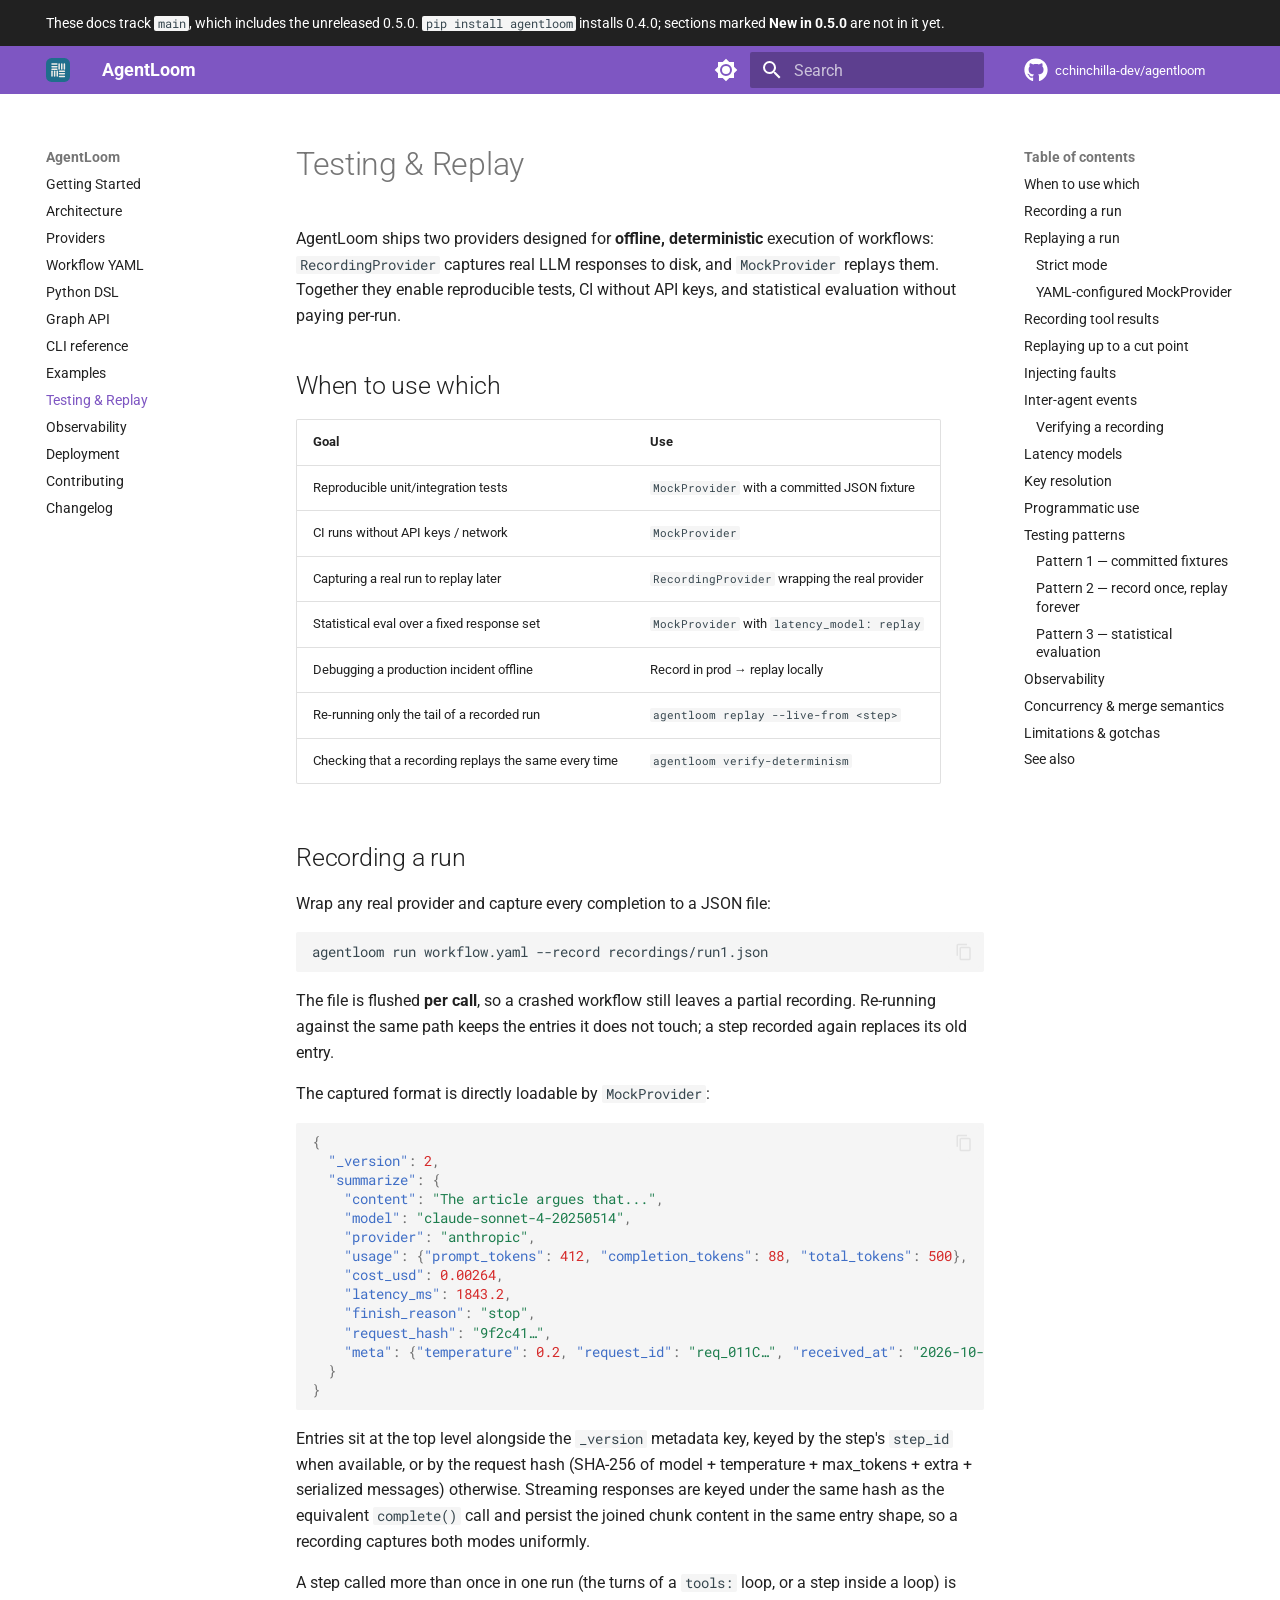
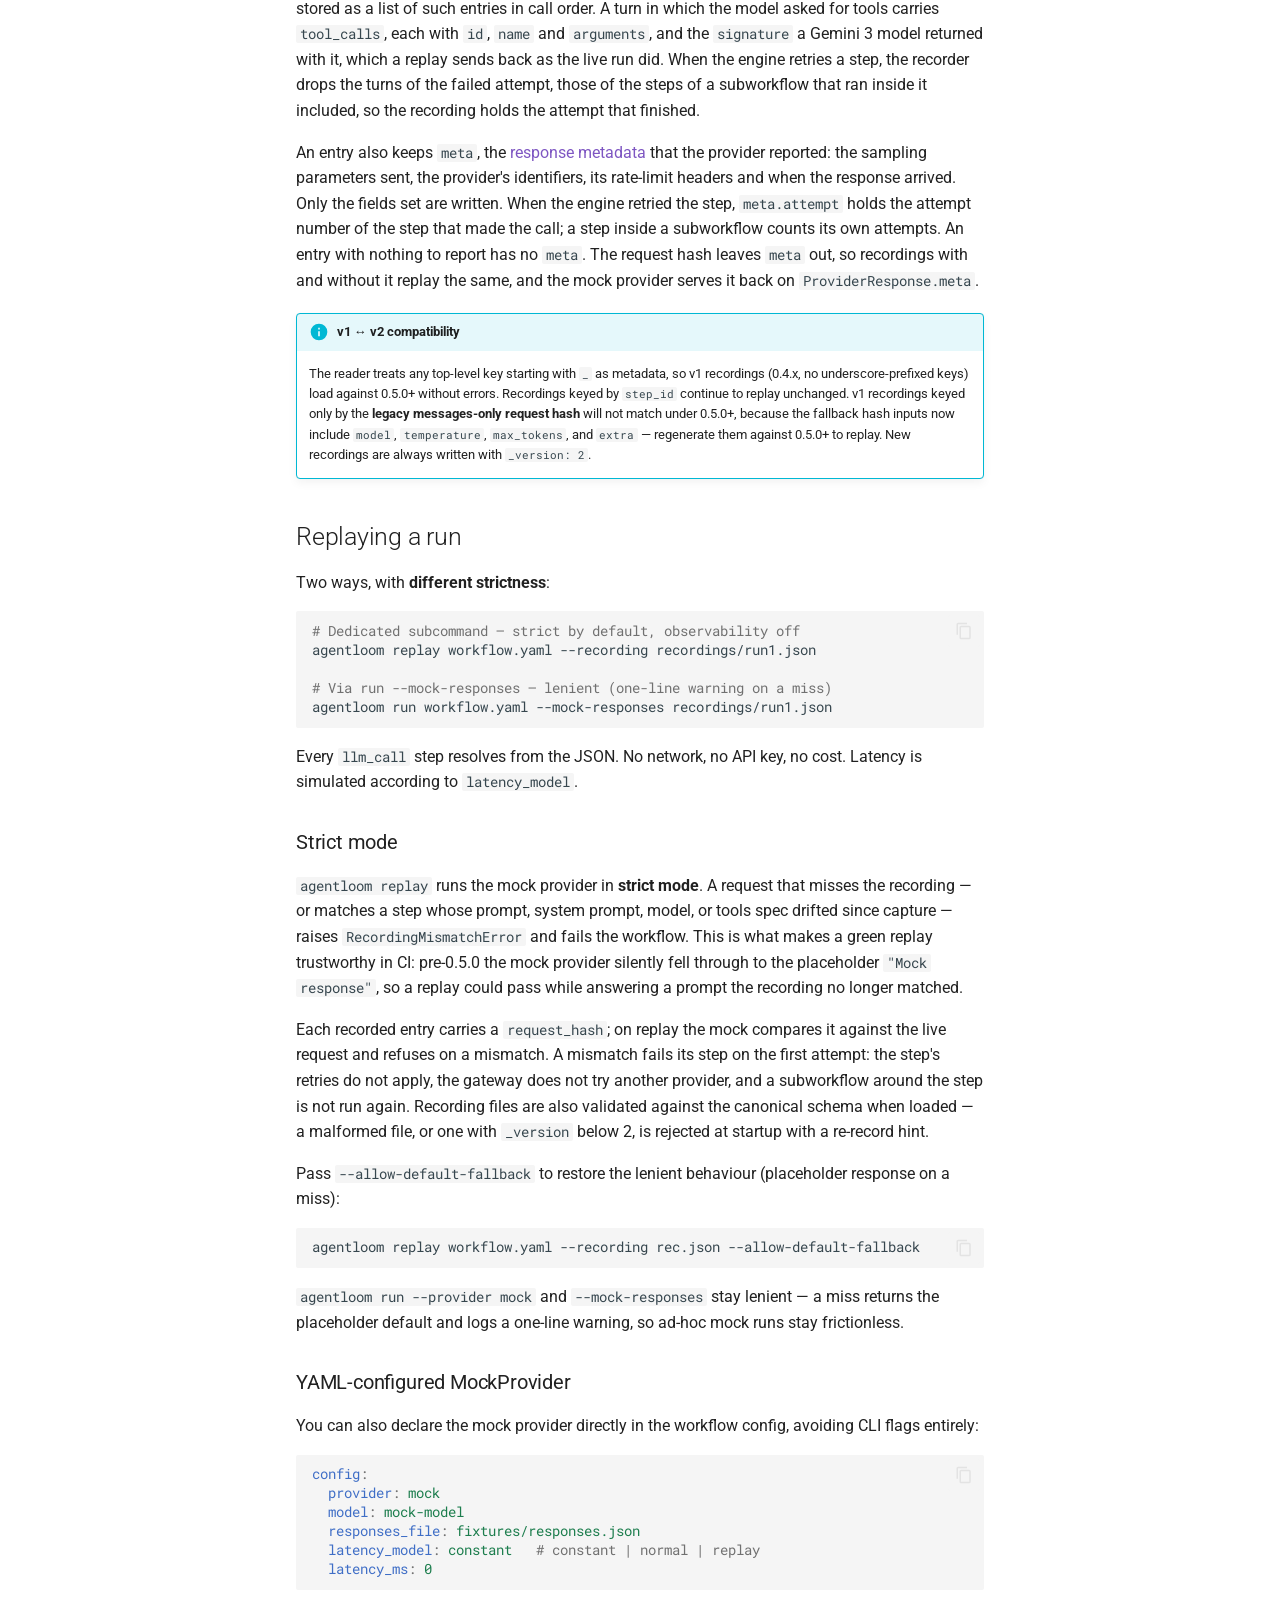
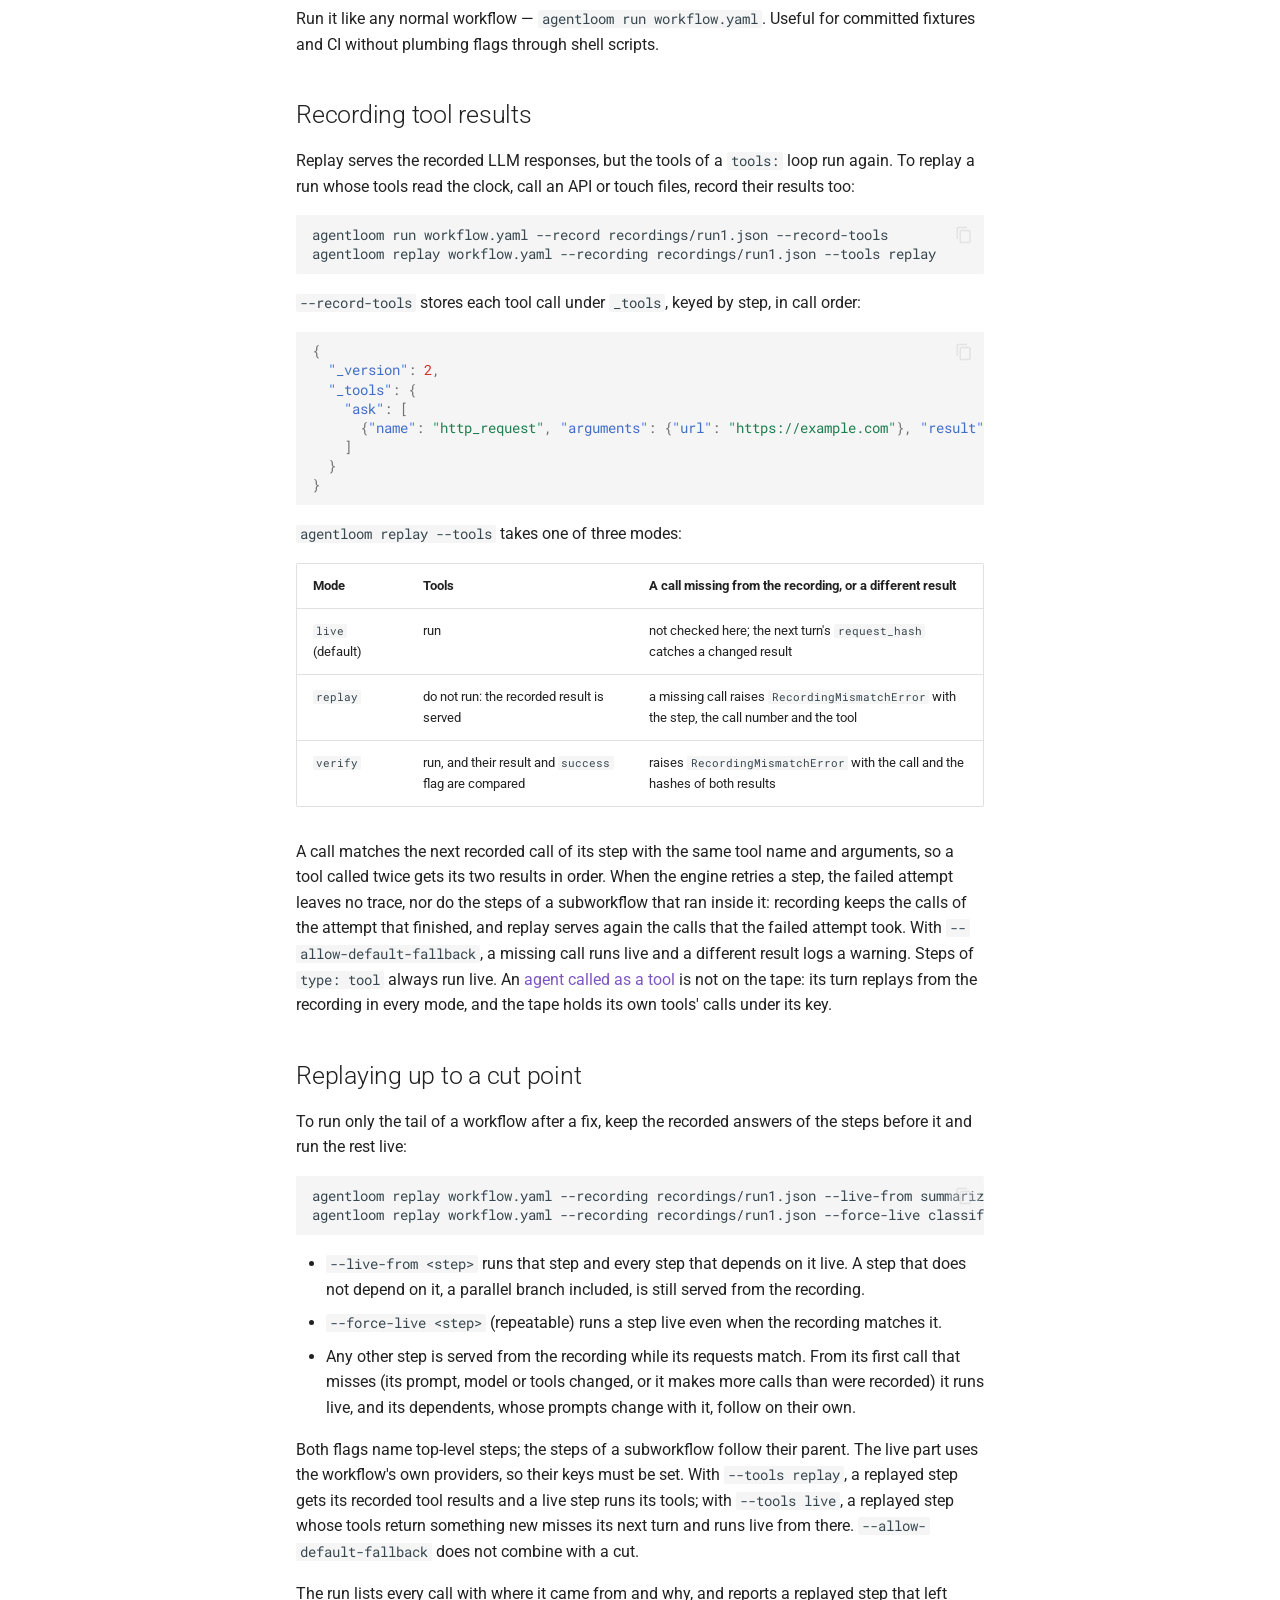
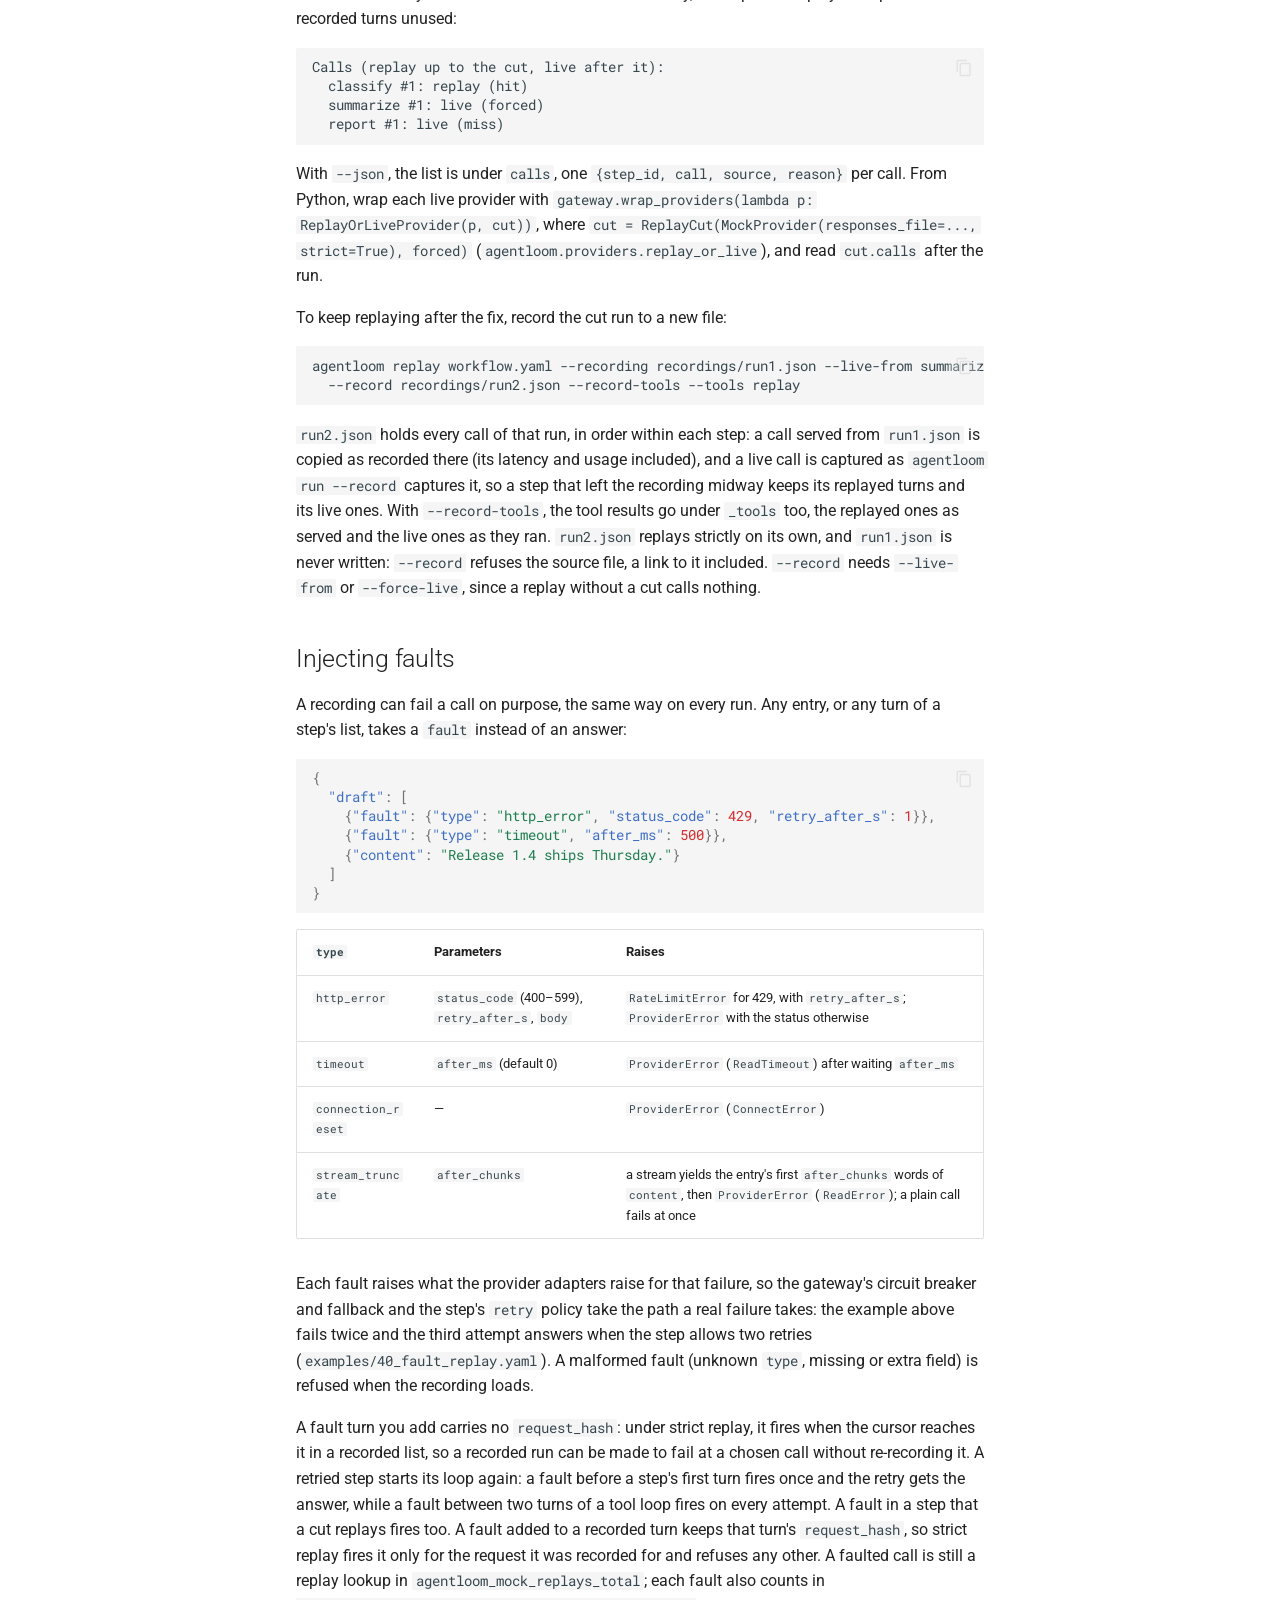
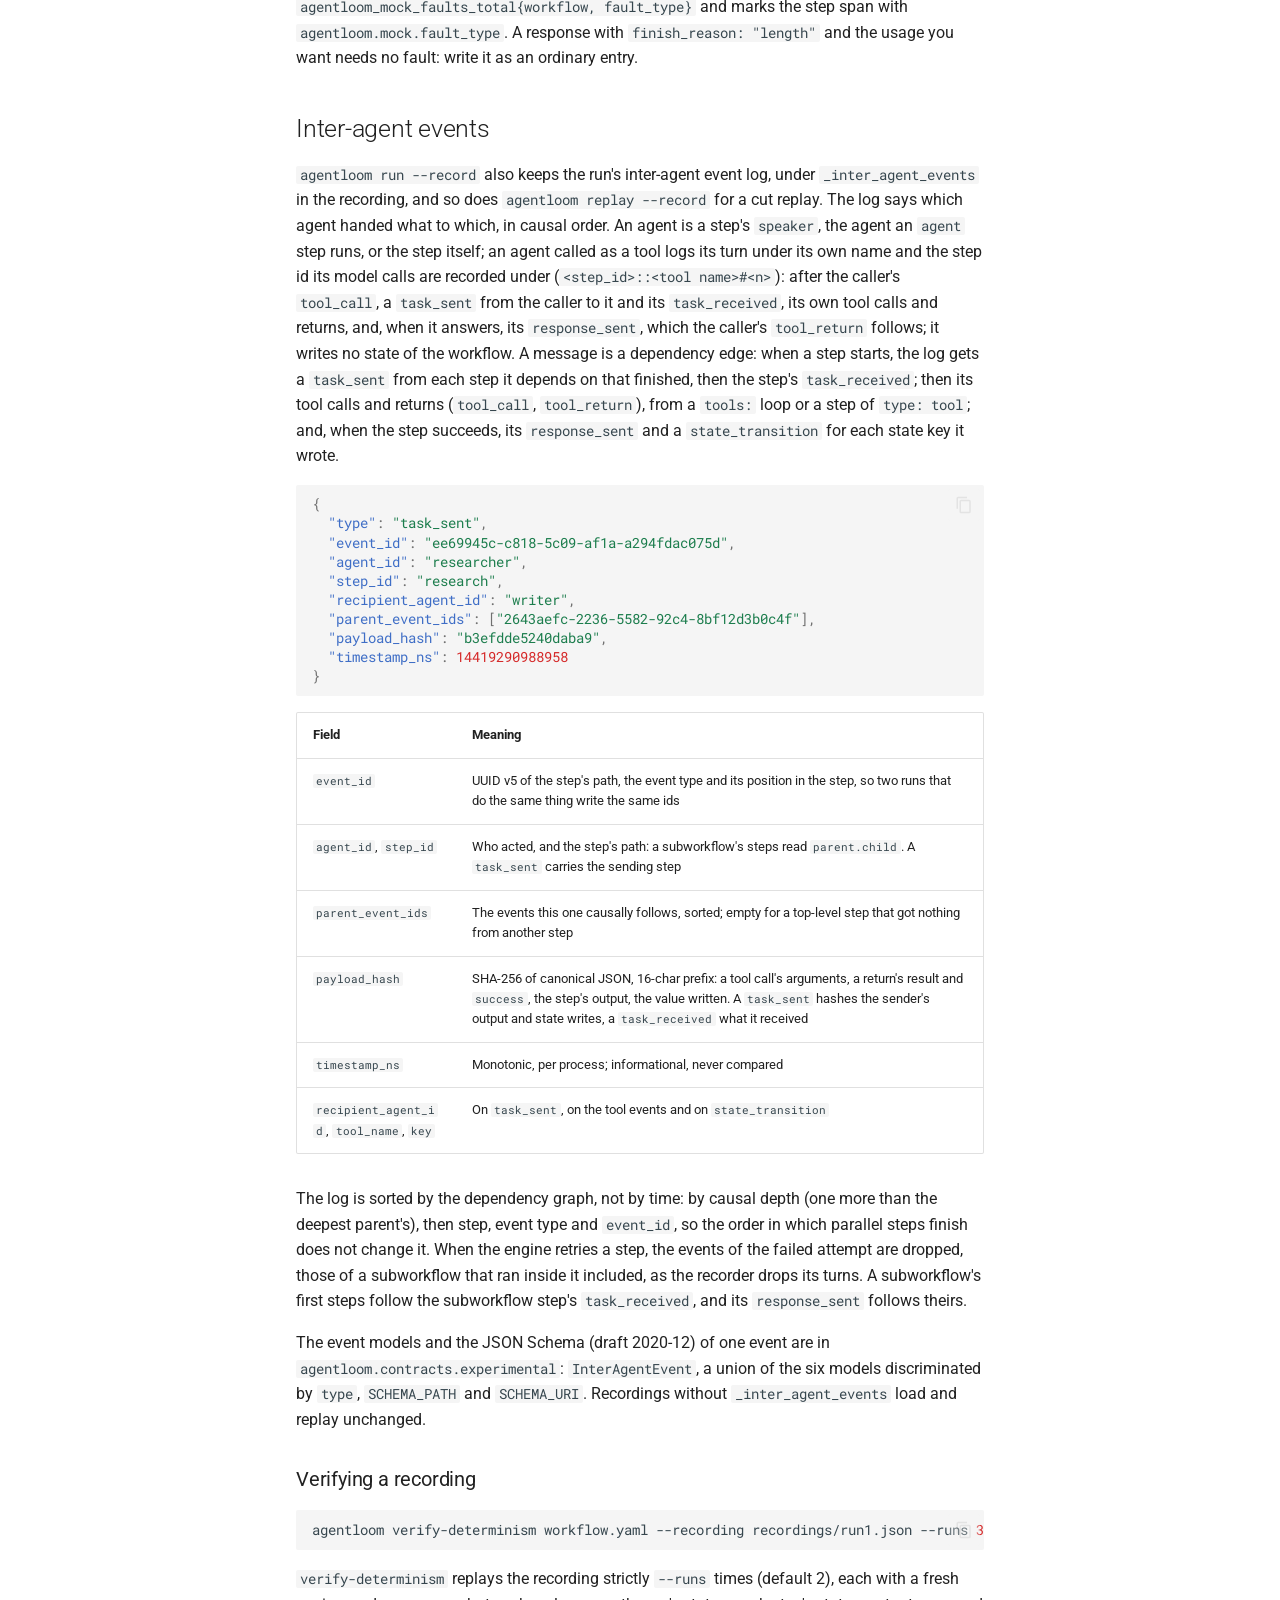
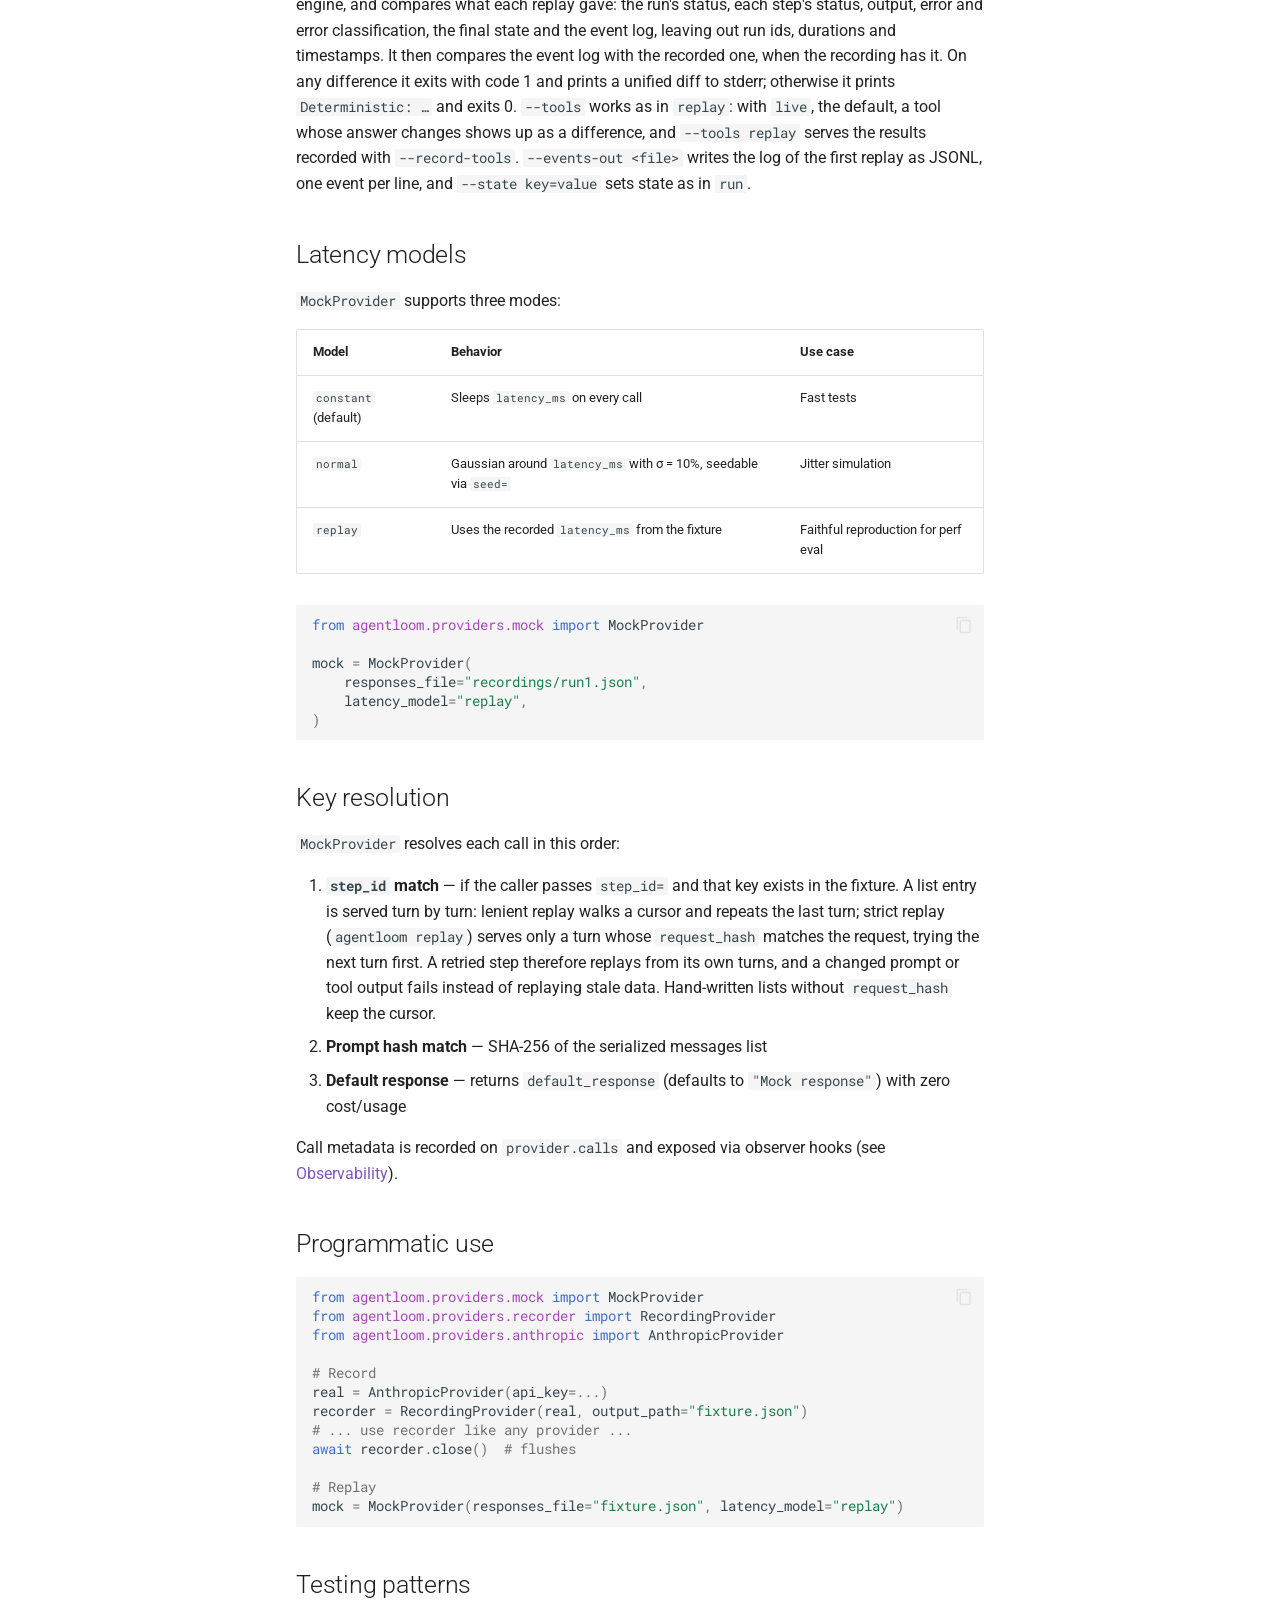
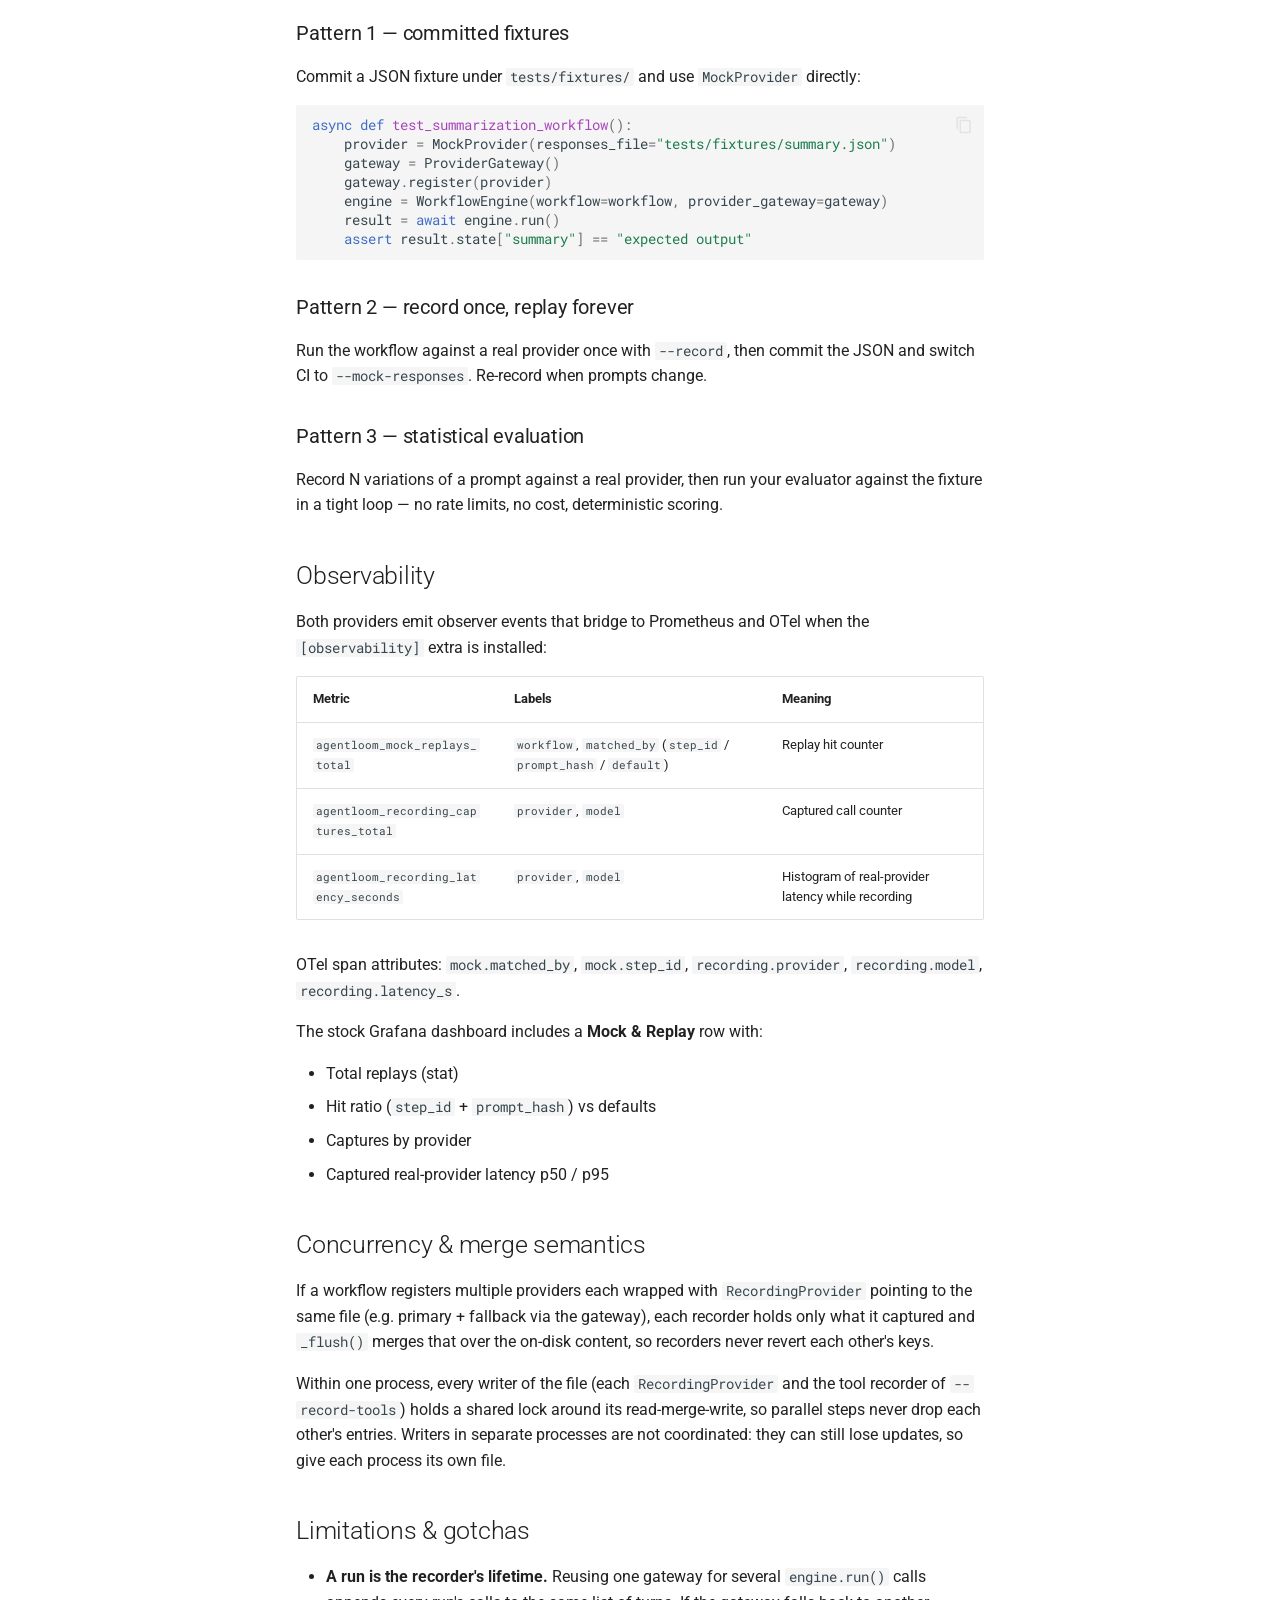
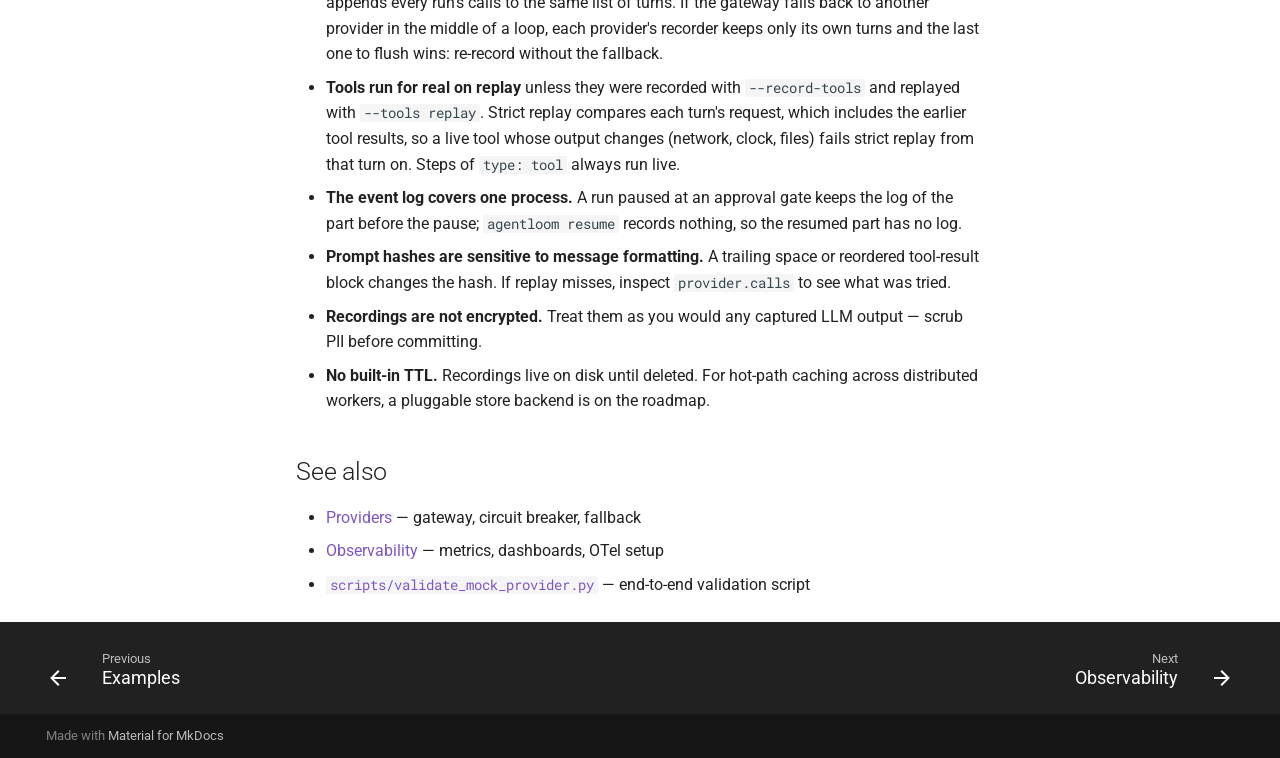
<file: testing-and-replay/index.html>
<!doctype html>
<html lang="en" class="no-js">
  <head>
    
      <meta charset="utf-8">
      <meta name="viewport" content="width=device-width,initial-scale=1">
      
        <meta name="description" content="Deterministic LLM workflow orchestration with native observability, resilience, and cost control.">
      
      
      
        <link rel="canonical" href="https://cchinchilla-dev.github.io/agentloom/testing-and-replay/">
      
      
        <link rel="prev" href="../examples/">
      
      
        <link rel="next" href="../observability/">
      
      
        
      
      
      <link rel="icon" href="../images/logo.svg">
      <meta name="generator" content="mkdocs-1.6.1, mkdocs-material-9.7.6">
    
    
      
        <title>Testing & Replay - AgentLoom</title>
      
    
    
      <link rel="stylesheet" href="../assets/stylesheets/main.484c7ddc.min.css">
      
        
        <link rel="stylesheet" href="../assets/stylesheets/palette.ab4e12ef.min.css">
      
      


    
    
      
    
    
      
        
        
        <link rel="preconnect" href="https://fonts.gstatic.com" crossorigin>
        <link rel="stylesheet" href="https://fonts.googleapis.com/css?family=Roboto:300,300i,400,400i,700,700i%7CRoboto+Mono:400,400i,700,700i&display=fallback">
        <style>:root{--md-text-font:"Roboto";--md-code-font:"Roboto Mono"}</style>
      
    
    
      <link rel="stylesheet" href="../stylesheets/extra.css">
    
    <script>__md_scope=new URL("..",location),__md_hash=e=>[...e].reduce(((e,_)=>(e<<5)-e+_.charCodeAt(0)),0),__md_get=(e,_=localStorage,t=__md_scope)=>JSON.parse(_.getItem(t.pathname+"."+e)),__md_set=(e,_,t=localStorage,a=__md_scope)=>{try{t.setItem(a.pathname+"."+e,JSON.stringify(_))}catch(e){}}</script>
    
      

    
    
  </head>
  
  
    
    
      
    
    
    
    
    <body dir="ltr" data-md-color-scheme="default" data-md-color-primary="deep-purple" data-md-color-accent="amber">
  
    
    <input class="md-toggle" data-md-toggle="drawer" type="checkbox" id="__drawer" autocomplete="off">
    <input class="md-toggle" data-md-toggle="search" type="checkbox" id="__search" autocomplete="off">
    <label class="md-overlay" for="__drawer"></label>
    <div data-md-component="skip">
      
        
        <a href="#testing-replay" class="md-skip">
          Skip to content
        </a>
      
    </div>
    <div data-md-component="announce">
      
        <aside class="md-banner">
          <div class="md-banner__inner md-grid md-typeset">
            
            
These docs track <code>main</code>, which includes the unreleased 0.5.0. <code>pip install agentloom</code> installs 0.4.0; sections marked <strong>New in 0.5.0</strong> are not in it yet.

          </div>
          
        </aside>
      
    </div>
    
    
      

  

<header class="md-header md-header--shadow" data-md-component="header">
  <nav class="md-header__inner md-grid" aria-label="Header">
    <a href=".." title="AgentLoom" class="md-header__button md-logo" aria-label="AgentLoom" data-md-component="logo">
      
  <img src="../images/logo.svg" alt="logo">

    </a>
    <label class="md-header__button md-icon" for="__drawer">
      
      <svg xmlns="http://www.w3.org/2000/svg" viewBox="0 0 24 24"><path d="M3 6h18v2H3zm0 5h18v2H3zm0 5h18v2H3z"/></svg>
    </label>
    <div class="md-header__title" data-md-component="header-title">
      <div class="md-header__ellipsis">
        <div class="md-header__topic">
          <span class="md-ellipsis">
            AgentLoom
          </span>
        </div>
        <div class="md-header__topic" data-md-component="header-topic">
          <span class="md-ellipsis">
            
              Testing & Replay
            
          </span>
        </div>
      </div>
    </div>
    
      
        <form class="md-header__option" data-md-component="palette">
  
    
    
    
    <input class="md-option" data-md-color-media="" data-md-color-scheme="default" data-md-color-primary="deep-purple" data-md-color-accent="amber"  aria-label="Switch to dark mode"  type="radio" name="__palette" id="__palette_0">
    
      <label class="md-header__button md-icon" title="Switch to dark mode" for="__palette_1" hidden>
        <svg xmlns="http://www.w3.org/2000/svg" viewBox="0 0 24 24"><path d="M12 8a4 4 0 0 0-4 4 4 4 0 0 0 4 4 4 4 0 0 0 4-4 4 4 0 0 0-4-4m0 10a6 6 0 0 1-6-6 6 6 0 0 1 6-6 6 6 0 0 1 6 6 6 6 0 0 1-6 6m8-9.31V4h-4.69L12 .69 8.69 4H4v4.69L.69 12 4 15.31V20h4.69L12 23.31 15.31 20H20v-4.69L23.31 12z"/></svg>
      </label>
    
  
    
    
    
    <input class="md-option" data-md-color-media="" data-md-color-scheme="slate" data-md-color-primary="deep-purple" data-md-color-accent="amber"  aria-label="Switch to light mode"  type="radio" name="__palette" id="__palette_1">
    
      <label class="md-header__button md-icon" title="Switch to light mode" for="__palette_0" hidden>
        <svg xmlns="http://www.w3.org/2000/svg" viewBox="0 0 24 24"><path d="M12 18c-.89 0-1.74-.2-2.5-.55C11.56 16.5 13 14.42 13 12s-1.44-4.5-3.5-5.45C10.26 6.2 11.11 6 12 6a6 6 0 0 1 6 6 6 6 0 0 1-6 6m8-9.31V4h-4.69L12 .69 8.69 4H4v4.69L.69 12 4 15.31V20h4.69L12 23.31 15.31 20H20v-4.69L23.31 12z"/></svg>
      </label>
    
  
</form>
      
    
    
      <script>var palette=__md_get("__palette");if(palette&&palette.color){if("(prefers-color-scheme)"===palette.color.media){var media=matchMedia("(prefers-color-scheme: light)"),input=document.querySelector(media.matches?"[data-md-color-media='(prefers-color-scheme: light)']":"[data-md-color-media='(prefers-color-scheme: dark)']");palette.color.media=input.getAttribute("data-md-color-media"),palette.color.scheme=input.getAttribute("data-md-color-scheme"),palette.color.primary=input.getAttribute("data-md-color-primary"),palette.color.accent=input.getAttribute("data-md-color-accent")}for(var[key,value]of Object.entries(palette.color))document.body.setAttribute("data-md-color-"+key,value)}</script>
    
    
    
      
      
        <label class="md-header__button md-icon" for="__search">
          
          <svg xmlns="http://www.w3.org/2000/svg" viewBox="0 0 24 24"><path d="M9.5 3A6.5 6.5 0 0 1 16 9.5c0 1.61-.59 3.09-1.56 4.23l.27.27h.79l5 5-1.5 1.5-5-5v-.79l-.27-.27A6.52 6.52 0 0 1 9.5 16 6.5 6.5 0 0 1 3 9.5 6.5 6.5 0 0 1 9.5 3m0 2C7 5 5 7 5 9.5S7 14 9.5 14 14 12 14 9.5 12 5 9.5 5"/></svg>
        </label>
        <div class="md-search" data-md-component="search" role="dialog">
  <label class="md-search__overlay" for="__search"></label>
  <div class="md-search__inner" role="search">
    <form class="md-search__form" name="search">
      <input type="text" class="md-search__input" name="query" aria-label="Search" placeholder="Search" autocapitalize="off" autocorrect="off" autocomplete="off" spellcheck="false" data-md-component="search-query" required>
      <label class="md-search__icon md-icon" for="__search">
        
        <svg xmlns="http://www.w3.org/2000/svg" viewBox="0 0 24 24"><path d="M9.5 3A6.5 6.5 0 0 1 16 9.5c0 1.61-.59 3.09-1.56 4.23l.27.27h.79l5 5-1.5 1.5-5-5v-.79l-.27-.27A6.52 6.52 0 0 1 9.5 16 6.5 6.5 0 0 1 3 9.5 6.5 6.5 0 0 1 9.5 3m0 2C7 5 5 7 5 9.5S7 14 9.5 14 14 12 14 9.5 12 5 9.5 5"/></svg>
        
        <svg xmlns="http://www.w3.org/2000/svg" viewBox="0 0 24 24"><path d="M20 11v2H8l5.5 5.5-1.42 1.42L4.16 12l7.92-7.92L13.5 5.5 8 11z"/></svg>
      </label>
      <nav class="md-search__options" aria-label="Search">
        
        <button type="reset" class="md-search__icon md-icon" title="Clear" aria-label="Clear" tabindex="-1">
          
          <svg xmlns="http://www.w3.org/2000/svg" viewBox="0 0 24 24"><path d="M19 6.41 17.59 5 12 10.59 6.41 5 5 6.41 10.59 12 5 17.59 6.41 19 12 13.41 17.59 19 19 17.59 13.41 12z"/></svg>
        </button>
      </nav>
      
        <div class="md-search__suggest" data-md-component="search-suggest"></div>
      
    </form>
    <div class="md-search__output">
      <div class="md-search__scrollwrap" tabindex="0" data-md-scrollfix>
        <div class="md-search-result" data-md-component="search-result">
          <div class="md-search-result__meta">
            Initializing search
          </div>
          <ol class="md-search-result__list" role="presentation"></ol>
        </div>
      </div>
    </div>
  </div>
</div>
      
    
    
      <div class="md-header__source">
        <a href="https://github.com/cchinchilla-dev/agentloom" title="Go to repository" class="md-source" data-md-component="source">
  <div class="md-source__icon md-icon">
    
    <svg xmlns="http://www.w3.org/2000/svg" viewBox="0 0 512 512"><!--! Font Awesome Free 7.1.0 by @fontawesome - https://fontawesome.com License - https://fontawesome.com/license/free (Icons: CC BY 4.0, Fonts: SIL OFL 1.1, Code: MIT License) Copyright 2025 Fonticons, Inc.--><path d="M173.9 397.4c0 2-2.3 3.6-5.2 3.6-3.3.3-5.6-1.3-5.6-3.6 0-2 2.3-3.6 5.2-3.6 3-.3 5.6 1.3 5.6 3.6m-31.1-4.5c-.7 2 1.3 4.3 4.3 4.9 2.6 1 5.6 0 6.2-2s-1.3-4.3-4.3-5.2c-2.6-.7-5.5.3-6.2 2.3m44.2-1.7c-2.9.7-4.9 2.6-4.6 4.9.3 2 2.9 3.3 5.9 2.6 2.9-.7 4.9-2.6 4.6-4.6-.3-1.9-3-3.2-5.9-2.9M252.8 8C114.1 8 8 113.3 8 252c0 110.9 69.8 205.8 169.5 239.2 12.8 2.3 17.3-5.6 17.3-12.1 0-6.2-.3-40.4-.3-61.4 0 0-70 15-84.7-29.8 0 0-11.4-29.1-27.8-36.6 0 0-22.9-15.7 1.6-15.4 0 0 24.9 2 38.6 25.8 21.9 38.6 58.6 27.5 72.9 20.9 2.3-16 8.8-27.1 16-33.7-55.9-6.2-112.3-14.3-112.3-110.5 0-27.5 7.6-41.3 23.6-58.9-2.6-6.5-11.1-33.3 2.6-67.9 20.9-6.5 69 27 69 27 20-5.6 41.5-8.5 62.8-8.5s42.8 2.9 62.8 8.5c0 0 48.1-33.6 69-27 13.7 34.7 5.2 61.4 2.6 67.9 16 17.7 25.8 31.5 25.8 58.9 0 96.5-58.9 104.2-114.8 110.5 9.2 7.9 17 22.9 17 46.4 0 33.7-.3 75.4-.3 83.6 0 6.5 4.6 14.4 17.3 12.1C436.2 457.8 504 362.9 504 252 504 113.3 391.5 8 252.8 8M105.2 352.9c-1.3 1-1 3.3.7 5.2 1.6 1.6 3.9 2.3 5.2 1 1.3-1 1-3.3-.7-5.2-1.6-1.6-3.9-2.3-5.2-1m-10.8-8.1c-.7 1.3.3 2.9 2.3 3.9 1.6 1 3.6.7 4.3-.7.7-1.3-.3-2.9-2.3-3.9-2-.6-3.6-.3-4.3.7m32.4 35.6c-1.6 1.3-1 4.3 1.3 6.2 2.3 2.3 5.2 2.6 6.5 1 1.3-1.3.7-4.3-1.3-6.2-2.2-2.3-5.2-2.6-6.5-1m-11.4-14.7c-1.6 1-1.6 3.6 0 5.9s4.3 3.3 5.6 2.3c1.6-1.3 1.6-3.9 0-6.2-1.4-2.3-4-3.3-5.6-2"/></svg>
  </div>
  <div class="md-source__repository">
    cchinchilla-dev/agentloom
  </div>
</a>
      </div>
    
  </nav>
  
</header>
    
    <div class="md-container" data-md-component="container">
      
      
        
          
        
      
      <main class="md-main" data-md-component="main">
        <div class="md-main__inner md-grid">
          
            
              
              <div class="md-sidebar md-sidebar--primary" data-md-component="sidebar" data-md-type="navigation" >
                <div class="md-sidebar__scrollwrap">
                  <div class="md-sidebar__inner">
                    



<nav class="md-nav md-nav--primary" aria-label="Navigation" data-md-level="0">
  <label class="md-nav__title" for="__drawer">
    <a href=".." title="AgentLoom" class="md-nav__button md-logo" aria-label="AgentLoom" data-md-component="logo">
      
  <img src="../images/logo.svg" alt="logo">

    </a>
    AgentLoom
  </label>
  
    <div class="md-nav__source">
      <a href="https://github.com/cchinchilla-dev/agentloom" title="Go to repository" class="md-source" data-md-component="source">
  <div class="md-source__icon md-icon">
    
    <svg xmlns="http://www.w3.org/2000/svg" viewBox="0 0 512 512"><!--! Font Awesome Free 7.1.0 by @fontawesome - https://fontawesome.com License - https://fontawesome.com/license/free (Icons: CC BY 4.0, Fonts: SIL OFL 1.1, Code: MIT License) Copyright 2025 Fonticons, Inc.--><path d="M173.9 397.4c0 2-2.3 3.6-5.2 3.6-3.3.3-5.6-1.3-5.6-3.6 0-2 2.3-3.6 5.2-3.6 3-.3 5.6 1.3 5.6 3.6m-31.1-4.5c-.7 2 1.3 4.3 4.3 4.9 2.6 1 5.6 0 6.2-2s-1.3-4.3-4.3-5.2c-2.6-.7-5.5.3-6.2 2.3m44.2-1.7c-2.9.7-4.9 2.6-4.6 4.9.3 2 2.9 3.3 5.9 2.6 2.9-.7 4.9-2.6 4.6-4.6-.3-1.9-3-3.2-5.9-2.9M252.8 8C114.1 8 8 113.3 8 252c0 110.9 69.8 205.8 169.5 239.2 12.8 2.3 17.3-5.6 17.3-12.1 0-6.2-.3-40.4-.3-61.4 0 0-70 15-84.7-29.8 0 0-11.4-29.1-27.8-36.6 0 0-22.9-15.7 1.6-15.4 0 0 24.9 2 38.6 25.8 21.9 38.6 58.6 27.5 72.9 20.9 2.3-16 8.8-27.1 16-33.7-55.9-6.2-112.3-14.3-112.3-110.5 0-27.5 7.6-41.3 23.6-58.9-2.6-6.5-11.1-33.3 2.6-67.9 20.9-6.5 69 27 69 27 20-5.6 41.5-8.5 62.8-8.5s42.8 2.9 62.8 8.5c0 0 48.1-33.6 69-27 13.7 34.7 5.2 61.4 2.6 67.9 16 17.7 25.8 31.5 25.8 58.9 0 96.5-58.9 104.2-114.8 110.5 9.2 7.9 17 22.9 17 46.4 0 33.7-.3 75.4-.3 83.6 0 6.5 4.6 14.4 17.3 12.1C436.2 457.8 504 362.9 504 252 504 113.3 391.5 8 252.8 8M105.2 352.9c-1.3 1-1 3.3.7 5.2 1.6 1.6 3.9 2.3 5.2 1 1.3-1 1-3.3-.7-5.2-1.6-1.6-3.9-2.3-5.2-1m-10.8-8.1c-.7 1.3.3 2.9 2.3 3.9 1.6 1 3.6.7 4.3-.7.7-1.3-.3-2.9-2.3-3.9-2-.6-3.6-.3-4.3.7m32.4 35.6c-1.6 1.3-1 4.3 1.3 6.2 2.3 2.3 5.2 2.6 6.5 1 1.3-1.3.7-4.3-1.3-6.2-2.2-2.3-5.2-2.6-6.5-1m-11.4-14.7c-1.6 1-1.6 3.6 0 5.9s4.3 3.3 5.6 2.3c1.6-1.3 1.6-3.9 0-6.2-1.4-2.3-4-3.3-5.6-2"/></svg>
  </div>
  <div class="md-source__repository">
    cchinchilla-dev/agentloom
  </div>
</a>
    </div>
  
  <ul class="md-nav__list" data-md-scrollfix>
    
      
      
  
  
  
  
    <li class="md-nav__item">
      <a href=".." class="md-nav__link">
        
  
  
  <span class="md-ellipsis">
    
  
    Getting Started
  

    
  </span>
  
  

      </a>
    </li>
  

    
      
      
  
  
  
  
    <li class="md-nav__item">
      <a href="../architecture/" class="md-nav__link">
        
  
  
  <span class="md-ellipsis">
    
  
    Architecture
  

    
  </span>
  
  

      </a>
    </li>
  

    
      
      
  
  
  
  
    <li class="md-nav__item">
      <a href="../providers/" class="md-nav__link">
        
  
  
  <span class="md-ellipsis">
    
  
    Providers
  

    
  </span>
  
  

      </a>
    </li>
  

    
      
      
  
  
  
  
    <li class="md-nav__item">
      <a href="../workflow-yaml/" class="md-nav__link">
        
  
  
  <span class="md-ellipsis">
    
  
    Workflow YAML
  

    
  </span>
  
  

      </a>
    </li>
  

    
      
      
  
  
  
  
    <li class="md-nav__item">
      <a href="../python-dsl/" class="md-nav__link">
        
  
  
  <span class="md-ellipsis">
    
  
    Python DSL
  

    
  </span>
  
  

      </a>
    </li>
  

    
      
      
  
  
  
  
    <li class="md-nav__item">
      <a href="../graph-api/" class="md-nav__link">
        
  
  
  <span class="md-ellipsis">
    
  
    Graph API
  

    
  </span>
  
  

      </a>
    </li>
  

    
      
      
  
  
  
  
    <li class="md-nav__item">
      <a href="../cli/" class="md-nav__link">
        
  
  
  <span class="md-ellipsis">
    
  
    CLI reference
  

    
  </span>
  
  

      </a>
    </li>
  

    
      
      
  
  
  
  
    <li class="md-nav__item">
      <a href="../examples/" class="md-nav__link">
        
  
  
  <span class="md-ellipsis">
    
  
    Examples
  

    
  </span>
  
  

      </a>
    </li>
  

    
      
      
  
  
    
  
  
  
    <li class="md-nav__item md-nav__item--active">
      
      <input class="md-nav__toggle md-toggle" type="checkbox" id="__toc">
      
      
        
      
      
        <label class="md-nav__link md-nav__link--active" for="__toc">
          
  
  
  <span class="md-ellipsis">
    
  
    Testing & Replay
  

    
  </span>
  
  

          <span class="md-nav__icon md-icon"></span>
        </label>
      
      <a href="./" class="md-nav__link md-nav__link--active">
        
  
  
  <span class="md-ellipsis">
    
  
    Testing & Replay
  

    
  </span>
  
  

      </a>
      
        

<nav class="md-nav md-nav--secondary" aria-label="Table of contents">
  
  
  
    
  
  
    <label class="md-nav__title" for="__toc">
      <span class="md-nav__icon md-icon"></span>
      Table of contents
    </label>
    <ul class="md-nav__list" data-md-component="toc" data-md-scrollfix>
      
        <li class="md-nav__item">
  <a href="#when-to-use-which" class="md-nav__link">
    <span class="md-ellipsis">
      
        When to use which
      
    </span>
  </a>
  
</li>
      
        <li class="md-nav__item">
  <a href="#recording-a-run" class="md-nav__link">
    <span class="md-ellipsis">
      
        Recording a run
      
    </span>
  </a>
  
</li>
      
        <li class="md-nav__item">
  <a href="#replaying-a-run" class="md-nav__link">
    <span class="md-ellipsis">
      
        Replaying a run
      
    </span>
  </a>
  
    <nav class="md-nav" aria-label="Replaying a run">
      <ul class="md-nav__list">
        
          <li class="md-nav__item">
  <a href="#strict-mode" class="md-nav__link">
    <span class="md-ellipsis">
      
        Strict mode
      
    </span>
  </a>
  
</li>
        
          <li class="md-nav__item">
  <a href="#yaml-configured-mockprovider" class="md-nav__link">
    <span class="md-ellipsis">
      
        YAML-configured MockProvider
      
    </span>
  </a>
  
</li>
        
      </ul>
    </nav>
  
</li>
      
        <li class="md-nav__item">
  <a href="#recording-tool-results" class="md-nav__link">
    <span class="md-ellipsis">
      
        Recording tool results
      
    </span>
  </a>
  
</li>
      
        <li class="md-nav__item">
  <a href="#replaying-up-to-a-cut-point" class="md-nav__link">
    <span class="md-ellipsis">
      
        Replaying up to a cut point
      
    </span>
  </a>
  
</li>
      
        <li class="md-nav__item">
  <a href="#injecting-faults" class="md-nav__link">
    <span class="md-ellipsis">
      
        Injecting faults
      
    </span>
  </a>
  
</li>
      
        <li class="md-nav__item">
  <a href="#inter-agent-events" class="md-nav__link">
    <span class="md-ellipsis">
      
        Inter-agent events
      
    </span>
  </a>
  
    <nav class="md-nav" aria-label="Inter-agent events">
      <ul class="md-nav__list">
        
          <li class="md-nav__item">
  <a href="#verifying-a-recording" class="md-nav__link">
    <span class="md-ellipsis">
      
        Verifying a recording
      
    </span>
  </a>
  
</li>
        
      </ul>
    </nav>
  
</li>
      
        <li class="md-nav__item">
  <a href="#latency-models" class="md-nav__link">
    <span class="md-ellipsis">
      
        Latency models
      
    </span>
  </a>
  
</li>
      
        <li class="md-nav__item">
  <a href="#key-resolution" class="md-nav__link">
    <span class="md-ellipsis">
      
        Key resolution
      
    </span>
  </a>
  
</li>
      
        <li class="md-nav__item">
  <a href="#programmatic-use" class="md-nav__link">
    <span class="md-ellipsis">
      
        Programmatic use
      
    </span>
  </a>
  
</li>
      
        <li class="md-nav__item">
  <a href="#testing-patterns" class="md-nav__link">
    <span class="md-ellipsis">
      
        Testing patterns
      
    </span>
  </a>
  
    <nav class="md-nav" aria-label="Testing patterns">
      <ul class="md-nav__list">
        
          <li class="md-nav__item">
  <a href="#pattern-1-committed-fixtures" class="md-nav__link">
    <span class="md-ellipsis">
      
        Pattern 1 — committed fixtures
      
    </span>
  </a>
  
</li>
        
          <li class="md-nav__item">
  <a href="#pattern-2-record-once-replay-forever" class="md-nav__link">
    <span class="md-ellipsis">
      
        Pattern 2 — record once, replay forever
      
    </span>
  </a>
  
</li>
        
          <li class="md-nav__item">
  <a href="#pattern-3-statistical-evaluation" class="md-nav__link">
    <span class="md-ellipsis">
      
        Pattern 3 — statistical evaluation
      
    </span>
  </a>
  
</li>
        
      </ul>
    </nav>
  
</li>
      
        <li class="md-nav__item">
  <a href="#observability" class="md-nav__link">
    <span class="md-ellipsis">
      
        Observability
      
    </span>
  </a>
  
</li>
      
        <li class="md-nav__item">
  <a href="#concurrency-merge-semantics" class="md-nav__link">
    <span class="md-ellipsis">
      
        Concurrency &amp; merge semantics
      
    </span>
  </a>
  
</li>
      
        <li class="md-nav__item">
  <a href="#limitations-gotchas" class="md-nav__link">
    <span class="md-ellipsis">
      
        Limitations &amp; gotchas
      
    </span>
  </a>
  
</li>
      
        <li class="md-nav__item">
  <a href="#see-also" class="md-nav__link">
    <span class="md-ellipsis">
      
        See also
      
    </span>
  </a>
  
</li>
      
    </ul>
  
</nav>
      
    </li>
  

    
      
      
  
  
  
  
    <li class="md-nav__item">
      <a href="../observability/" class="md-nav__link">
        
  
  
  <span class="md-ellipsis">
    
  
    Observability
  

    
  </span>
  
  

      </a>
    </li>
  

    
      
      
  
  
  
  
    <li class="md-nav__item">
      <a href="../deployment/" class="md-nav__link">
        
  
  
  <span class="md-ellipsis">
    
  
    Deployment
  

    
  </span>
  
  

      </a>
    </li>
  

    
      
      
  
  
  
  
    <li class="md-nav__item">
      <a href="../contributing/" class="md-nav__link">
        
  
  
  <span class="md-ellipsis">
    
  
    Contributing
  

    
  </span>
  
  

      </a>
    </li>
  

    
      
      
  
  
  
  
    <li class="md-nav__item">
      <a href="../changelog/" class="md-nav__link">
        
  
  
  <span class="md-ellipsis">
    
  
    Changelog
  

    
  </span>
  
  

      </a>
    </li>
  

    
  </ul>
</nav>
                  </div>
                </div>
              </div>
            
            
              
              <div class="md-sidebar md-sidebar--secondary" data-md-component="sidebar" data-md-type="toc" >
                <div class="md-sidebar__scrollwrap">
                  <div class="md-sidebar__inner">
                    

<nav class="md-nav md-nav--secondary" aria-label="Table of contents">
  
  
  
    
  
  
    <label class="md-nav__title" for="__toc">
      <span class="md-nav__icon md-icon"></span>
      Table of contents
    </label>
    <ul class="md-nav__list" data-md-component="toc" data-md-scrollfix>
      
        <li class="md-nav__item">
  <a href="#when-to-use-which" class="md-nav__link">
    <span class="md-ellipsis">
      
        When to use which
      
    </span>
  </a>
  
</li>
      
        <li class="md-nav__item">
  <a href="#recording-a-run" class="md-nav__link">
    <span class="md-ellipsis">
      
        Recording a run
      
    </span>
  </a>
  
</li>
      
        <li class="md-nav__item">
  <a href="#replaying-a-run" class="md-nav__link">
    <span class="md-ellipsis">
      
        Replaying a run
      
    </span>
  </a>
  
    <nav class="md-nav" aria-label="Replaying a run">
      <ul class="md-nav__list">
        
          <li class="md-nav__item">
  <a href="#strict-mode" class="md-nav__link">
    <span class="md-ellipsis">
      
        Strict mode
      
    </span>
  </a>
  
</li>
        
          <li class="md-nav__item">
  <a href="#yaml-configured-mockprovider" class="md-nav__link">
    <span class="md-ellipsis">
      
        YAML-configured MockProvider
      
    </span>
  </a>
  
</li>
        
      </ul>
    </nav>
  
</li>
      
        <li class="md-nav__item">
  <a href="#recording-tool-results" class="md-nav__link">
    <span class="md-ellipsis">
      
        Recording tool results
      
    </span>
  </a>
  
</li>
      
        <li class="md-nav__item">
  <a href="#replaying-up-to-a-cut-point" class="md-nav__link">
    <span class="md-ellipsis">
      
        Replaying up to a cut point
      
    </span>
  </a>
  
</li>
      
        <li class="md-nav__item">
  <a href="#injecting-faults" class="md-nav__link">
    <span class="md-ellipsis">
      
        Injecting faults
      
    </span>
  </a>
  
</li>
      
        <li class="md-nav__item">
  <a href="#inter-agent-events" class="md-nav__link">
    <span class="md-ellipsis">
      
        Inter-agent events
      
    </span>
  </a>
  
    <nav class="md-nav" aria-label="Inter-agent events">
      <ul class="md-nav__list">
        
          <li class="md-nav__item">
  <a href="#verifying-a-recording" class="md-nav__link">
    <span class="md-ellipsis">
      
        Verifying a recording
      
    </span>
  </a>
  
</li>
        
      </ul>
    </nav>
  
</li>
      
        <li class="md-nav__item">
  <a href="#latency-models" class="md-nav__link">
    <span class="md-ellipsis">
      
        Latency models
      
    </span>
  </a>
  
</li>
      
        <li class="md-nav__item">
  <a href="#key-resolution" class="md-nav__link">
    <span class="md-ellipsis">
      
        Key resolution
      
    </span>
  </a>
  
</li>
      
        <li class="md-nav__item">
  <a href="#programmatic-use" class="md-nav__link">
    <span class="md-ellipsis">
      
        Programmatic use
      
    </span>
  </a>
  
</li>
      
        <li class="md-nav__item">
  <a href="#testing-patterns" class="md-nav__link">
    <span class="md-ellipsis">
      
        Testing patterns
      
    </span>
  </a>
  
    <nav class="md-nav" aria-label="Testing patterns">
      <ul class="md-nav__list">
        
          <li class="md-nav__item">
  <a href="#pattern-1-committed-fixtures" class="md-nav__link">
    <span class="md-ellipsis">
      
        Pattern 1 — committed fixtures
      
    </span>
  </a>
  
</li>
        
          <li class="md-nav__item">
  <a href="#pattern-2-record-once-replay-forever" class="md-nav__link">
    <span class="md-ellipsis">
      
        Pattern 2 — record once, replay forever
      
    </span>
  </a>
  
</li>
        
          <li class="md-nav__item">
  <a href="#pattern-3-statistical-evaluation" class="md-nav__link">
    <span class="md-ellipsis">
      
        Pattern 3 — statistical evaluation
      
    </span>
  </a>
  
</li>
        
      </ul>
    </nav>
  
</li>
      
        <li class="md-nav__item">
  <a href="#observability" class="md-nav__link">
    <span class="md-ellipsis">
      
        Observability
      
    </span>
  </a>
  
</li>
      
        <li class="md-nav__item">
  <a href="#concurrency-merge-semantics" class="md-nav__link">
    <span class="md-ellipsis">
      
        Concurrency &amp; merge semantics
      
    </span>
  </a>
  
</li>
      
        <li class="md-nav__item">
  <a href="#limitations-gotchas" class="md-nav__link">
    <span class="md-ellipsis">
      
        Limitations &amp; gotchas
      
    </span>
  </a>
  
</li>
      
        <li class="md-nav__item">
  <a href="#see-also" class="md-nav__link">
    <span class="md-ellipsis">
      
        See also
      
    </span>
  </a>
  
</li>
      
    </ul>
  
</nav>
                  </div>
                </div>
              </div>
            
          
          
            <div class="md-content" data-md-component="content">
              
              <article class="md-content__inner md-typeset">
                
                  


  
  


<h1 id="testing-replay">Testing &amp; Replay<a class="headerlink" href="#testing-replay" title="Permanent link">&para;</a></h1>
<p>AgentLoom ships two providers designed for <strong>offline, deterministic</strong> execution of workflows: <code>RecordingProvider</code> captures real LLM responses to disk, and <code>MockProvider</code> replays them. Together they enable reproducible tests, CI without API keys, and statistical evaluation without paying per-run.</p>
<h2 id="when-to-use-which">When to use which<a class="headerlink" href="#when-to-use-which" title="Permanent link">&para;</a></h2>
<table>
<thead>
<tr>
<th>Goal</th>
<th>Use</th>
</tr>
</thead>
<tbody>
<tr>
<td>Reproducible unit/integration tests</td>
<td><code>MockProvider</code> with a committed JSON fixture</td>
</tr>
<tr>
<td>CI runs without API keys / network</td>
<td><code>MockProvider</code></td>
</tr>
<tr>
<td>Capturing a real run to replay later</td>
<td><code>RecordingProvider</code> wrapping the real provider</td>
</tr>
<tr>
<td>Statistical eval over a fixed response set</td>
<td><code>MockProvider</code> with <code>latency_model: replay</code></td>
</tr>
<tr>
<td>Debugging a production incident offline</td>
<td>Record in prod → replay locally</td>
</tr>
<tr>
<td>Re-running only the tail of a recorded run</td>
<td><code>agentloom replay --live-from &lt;step&gt;</code></td>
</tr>
<tr>
<td>Checking that a recording replays the same every time</td>
<td><code>agentloom verify-determinism</code></td>
</tr>
</tbody>
</table>
<h2 id="recording-a-run">Recording a run<a class="headerlink" href="#recording-a-run" title="Permanent link">&para;</a></h2>
<p>Wrap any real provider and capture every completion to a JSON file:</p>
<div class="highlight"><pre><span></span><code><a id="__codelineno-0-1" name="__codelineno-0-1" href="#__codelineno-0-1"></a>agentloom<span class="w"> </span>run<span class="w"> </span>workflow.yaml<span class="w"> </span>--record<span class="w"> </span>recordings/run1.json
</code></pre></div>
<p>The file is flushed <strong>per call</strong>, so a crashed workflow still leaves a partial recording. Re-running against the same path keeps the entries it does not touch; a step recorded again replaces its old entry.</p>
<p>The captured format is directly loadable by <code>MockProvider</code>:</p>
<div class="highlight"><pre><span></span><code><a id="__codelineno-1-1" name="__codelineno-1-1" href="#__codelineno-1-1"></a><span class="p">{</span>
<a id="__codelineno-1-2" name="__codelineno-1-2" href="#__codelineno-1-2"></a><span class="w">  </span><span class="nt">&quot;_version&quot;</span><span class="p">:</span><span class="w"> </span><span class="mi">2</span><span class="p">,</span>
<a id="__codelineno-1-3" name="__codelineno-1-3" href="#__codelineno-1-3"></a><span class="w">  </span><span class="nt">&quot;summarize&quot;</span><span class="p">:</span><span class="w"> </span><span class="p">{</span>
<a id="__codelineno-1-4" name="__codelineno-1-4" href="#__codelineno-1-4"></a><span class="w">    </span><span class="nt">&quot;content&quot;</span><span class="p">:</span><span class="w"> </span><span class="s2">&quot;The article argues that...&quot;</span><span class="p">,</span>
<a id="__codelineno-1-5" name="__codelineno-1-5" href="#__codelineno-1-5"></a><span class="w">    </span><span class="nt">&quot;model&quot;</span><span class="p">:</span><span class="w"> </span><span class="s2">&quot;claude-sonnet-4-20250514&quot;</span><span class="p">,</span>
<a id="__codelineno-1-6" name="__codelineno-1-6" href="#__codelineno-1-6"></a><span class="w">    </span><span class="nt">&quot;provider&quot;</span><span class="p">:</span><span class="w"> </span><span class="s2">&quot;anthropic&quot;</span><span class="p">,</span>
<a id="__codelineno-1-7" name="__codelineno-1-7" href="#__codelineno-1-7"></a><span class="w">    </span><span class="nt">&quot;usage&quot;</span><span class="p">:</span><span class="w"> </span><span class="p">{</span><span class="nt">&quot;prompt_tokens&quot;</span><span class="p">:</span><span class="w"> </span><span class="mi">412</span><span class="p">,</span><span class="w"> </span><span class="nt">&quot;completion_tokens&quot;</span><span class="p">:</span><span class="w"> </span><span class="mi">88</span><span class="p">,</span><span class="w"> </span><span class="nt">&quot;total_tokens&quot;</span><span class="p">:</span><span class="w"> </span><span class="mi">500</span><span class="p">},</span>
<a id="__codelineno-1-8" name="__codelineno-1-8" href="#__codelineno-1-8"></a><span class="w">    </span><span class="nt">&quot;cost_usd&quot;</span><span class="p">:</span><span class="w"> </span><span class="mf">0.00264</span><span class="p">,</span>
<a id="__codelineno-1-9" name="__codelineno-1-9" href="#__codelineno-1-9"></a><span class="w">    </span><span class="nt">&quot;latency_ms&quot;</span><span class="p">:</span><span class="w"> </span><span class="mf">1843.2</span><span class="p">,</span>
<a id="__codelineno-1-10" name="__codelineno-1-10" href="#__codelineno-1-10"></a><span class="w">    </span><span class="nt">&quot;finish_reason&quot;</span><span class="p">:</span><span class="w"> </span><span class="s2">&quot;stop&quot;</span><span class="p">,</span>
<a id="__codelineno-1-11" name="__codelineno-1-11" href="#__codelineno-1-11"></a><span class="w">    </span><span class="nt">&quot;request_hash&quot;</span><span class="p">:</span><span class="w"> </span><span class="s2">&quot;9f2c41…&quot;</span><span class="p">,</span>
<a id="__codelineno-1-12" name="__codelineno-1-12" href="#__codelineno-1-12"></a><span class="w">    </span><span class="nt">&quot;meta&quot;</span><span class="p">:</span><span class="w"> </span><span class="p">{</span><span class="nt">&quot;temperature&quot;</span><span class="p">:</span><span class="w"> </span><span class="mf">0.2</span><span class="p">,</span><span class="w"> </span><span class="nt">&quot;request_id&quot;</span><span class="p">:</span><span class="w"> </span><span class="s2">&quot;req_011C…&quot;</span><span class="p">,</span><span class="w"> </span><span class="nt">&quot;received_at&quot;</span><span class="p">:</span><span class="w"> </span><span class="s2">&quot;2026-10-24T12:00:01Z&quot;</span><span class="p">}</span>
<a id="__codelineno-1-13" name="__codelineno-1-13" href="#__codelineno-1-13"></a><span class="w">  </span><span class="p">}</span>
<a id="__codelineno-1-14" name="__codelineno-1-14" href="#__codelineno-1-14"></a><span class="p">}</span>
</code></pre></div>
<p>Entries sit at the top level alongside the <code>_version</code> metadata key, keyed by the step's <code>step_id</code> when available, or by the request hash (SHA-256 of model + temperature + max_tokens + extra + serialized messages) otherwise. Streaming responses are keyed under the same hash as the equivalent <code>complete()</code> call and persist the joined chunk content in the same entry shape, so a recording captures both modes uniformly.</p>
<p>A step called more than once in one run (the turns of a <code>tools:</code> loop, or a step inside a loop) is stored as a list of such entries in call order. A turn in which the model asked for tools carries <code>tool_calls</code>, each with <code>id</code>, <code>name</code> and <code>arguments</code>, and the <code>signature</code> a Gemini 3 model returned with it, which a replay sends back as the live run did. When the engine retries a step, the recorder drops the turns of the failed attempt, those of the steps of a subworkflow that ran inside it included, so the recording holds the attempt that finished.</p>
<p>An entry also keeps <code>meta</code>, the <a href="../providers/#response-metadata">response metadata</a> that the provider reported: the sampling parameters sent, the provider's identifiers, its rate-limit headers and when the response arrived. Only the fields set are written. When the engine retried the step, <code>meta.attempt</code> holds the attempt number of the step that made the call; a step inside a subworkflow counts its own attempts. An entry with nothing to report has no <code>meta</code>. The request hash leaves <code>meta</code> out, so recordings with and without it replay the same, and the mock provider serves it back on <code>ProviderResponse.meta</code>.</p>
<div class="admonition info">
<p class="admonition-title">v1 ↔ v2 compatibility</p>
<p>The reader treats any top-level key starting with <code>_</code> as metadata, so v1 recordings (0.4.x, no underscore-prefixed keys) load against 0.5.0+ without errors. Recordings keyed by <code>step_id</code> continue to replay unchanged. v1 recordings keyed only by the <strong>legacy messages-only request hash</strong> will not match under 0.5.0+, because the fallback hash inputs now include <code>model</code>, <code>temperature</code>, <code>max_tokens</code>, and <code>extra</code> — regenerate them against 0.5.0+ to replay. New recordings are always written with <code>_version: 2</code>.</p>
</div>
<h2 id="replaying-a-run">Replaying a run<a class="headerlink" href="#replaying-a-run" title="Permanent link">&para;</a></h2>
<p>Two ways, with <strong>different strictness</strong>:</p>
<div class="highlight"><pre><span></span><code><a id="__codelineno-2-1" name="__codelineno-2-1" href="#__codelineno-2-1"></a><span class="c1"># Dedicated subcommand — strict by default, observability off</span>
<a id="__codelineno-2-2" name="__codelineno-2-2" href="#__codelineno-2-2"></a>agentloom<span class="w"> </span>replay<span class="w"> </span>workflow.yaml<span class="w"> </span>--recording<span class="w"> </span>recordings/run1.json
<a id="__codelineno-2-3" name="__codelineno-2-3" href="#__codelineno-2-3"></a>
<a id="__codelineno-2-4" name="__codelineno-2-4" href="#__codelineno-2-4"></a><span class="c1"># Via run --mock-responses — lenient (one-line warning on a miss)</span>
<a id="__codelineno-2-5" name="__codelineno-2-5" href="#__codelineno-2-5"></a>agentloom<span class="w"> </span>run<span class="w"> </span>workflow.yaml<span class="w"> </span>--mock-responses<span class="w"> </span>recordings/run1.json
</code></pre></div>
<p>Every <code>llm_call</code> step resolves from the JSON. No network, no API key, no cost. Latency is simulated according to <code>latency_model</code>.</p>
<h3 id="strict-mode">Strict mode<a class="headerlink" href="#strict-mode" title="Permanent link">&para;</a></h3>
<p><code>agentloom replay</code> runs the mock provider in <strong>strict mode</strong>. A request that misses the recording — or matches a step whose prompt, system prompt, model, or tools spec drifted since capture — raises <code>RecordingMismatchError</code> and fails the workflow. This is what makes a green replay trustworthy in CI: pre-0.5.0 the mock provider silently fell through to the placeholder <code>"Mock response"</code>, so a replay could pass while answering a prompt the recording no longer matched.</p>
<p>Each recorded entry carries a <code>request_hash</code>; on replay the mock compares it against the live request and refuses on a mismatch. A mismatch fails its step on the first attempt: the step's retries do not apply, the gateway does not try another provider, and a subworkflow around the step is not run again. Recording files are also validated against the canonical schema when loaded — a malformed file, or one with <code>_version</code> below 2, is rejected at startup with a re-record hint.</p>
<p>Pass <code>--allow-default-fallback</code> to restore the lenient behaviour (placeholder response on a miss):</p>
<div class="highlight"><pre><span></span><code><a id="__codelineno-3-1" name="__codelineno-3-1" href="#__codelineno-3-1"></a>agentloom<span class="w"> </span>replay<span class="w"> </span>workflow.yaml<span class="w"> </span>--recording<span class="w"> </span>rec.json<span class="w"> </span>--allow-default-fallback
</code></pre></div>
<p><code>agentloom run --provider mock</code> and <code>--mock-responses</code> stay lenient — a miss returns the placeholder default and logs a one-line warning, so ad-hoc mock runs stay frictionless.</p>
<h3 id="yaml-configured-mockprovider">YAML-configured MockProvider<a class="headerlink" href="#yaml-configured-mockprovider" title="Permanent link">&para;</a></h3>
<p>You can also declare the mock provider directly in the workflow config, avoiding CLI flags entirely:</p>
<div class="highlight"><pre><span></span><code><a id="__codelineno-4-1" name="__codelineno-4-1" href="#__codelineno-4-1"></a><span class="nt">config</span><span class="p">:</span>
<a id="__codelineno-4-2" name="__codelineno-4-2" href="#__codelineno-4-2"></a><span class="w">  </span><span class="nt">provider</span><span class="p">:</span><span class="w"> </span><span class="l l-Scalar l-Scalar-Plain">mock</span>
<a id="__codelineno-4-3" name="__codelineno-4-3" href="#__codelineno-4-3"></a><span class="w">  </span><span class="nt">model</span><span class="p">:</span><span class="w"> </span><span class="l l-Scalar l-Scalar-Plain">mock-model</span>
<a id="__codelineno-4-4" name="__codelineno-4-4" href="#__codelineno-4-4"></a><span class="w">  </span><span class="nt">responses_file</span><span class="p">:</span><span class="w"> </span><span class="l l-Scalar l-Scalar-Plain">fixtures/responses.json</span>
<a id="__codelineno-4-5" name="__codelineno-4-5" href="#__codelineno-4-5"></a><span class="w">  </span><span class="nt">latency_model</span><span class="p">:</span><span class="w"> </span><span class="l l-Scalar l-Scalar-Plain">constant</span><span class="w">   </span><span class="c1"># constant | normal | replay</span>
<a id="__codelineno-4-6" name="__codelineno-4-6" href="#__codelineno-4-6"></a><span class="w">  </span><span class="nt">latency_ms</span><span class="p">:</span><span class="w"> </span><span class="l l-Scalar l-Scalar-Plain">0</span>
</code></pre></div>
<p>Run it like any normal workflow — <code>agentloom run workflow.yaml</code>. Useful for committed fixtures and CI without plumbing flags through shell scripts.</p>
<h2 id="recording-tool-results">Recording tool results<a class="headerlink" href="#recording-tool-results" title="Permanent link">&para;</a></h2>
<p>Replay serves the recorded LLM responses, but the tools of a <code>tools:</code> loop run again. To replay a run whose tools read the clock, call an API or touch files, record their results too:</p>
<div class="highlight"><pre><span></span><code><a id="__codelineno-5-1" name="__codelineno-5-1" href="#__codelineno-5-1"></a>agentloom<span class="w"> </span>run<span class="w"> </span>workflow.yaml<span class="w"> </span>--record<span class="w"> </span>recordings/run1.json<span class="w"> </span>--record-tools
<a id="__codelineno-5-2" name="__codelineno-5-2" href="#__codelineno-5-2"></a>agentloom<span class="w"> </span>replay<span class="w"> </span>workflow.yaml<span class="w"> </span>--recording<span class="w"> </span>recordings/run1.json<span class="w"> </span>--tools<span class="w"> </span>replay
</code></pre></div>
<p><code>--record-tools</code> stores each tool call under <code>_tools</code>, keyed by step, in call order:</p>
<div class="highlight"><pre><span></span><code><a id="__codelineno-6-1" name="__codelineno-6-1" href="#__codelineno-6-1"></a><span class="p">{</span>
<a id="__codelineno-6-2" name="__codelineno-6-2" href="#__codelineno-6-2"></a><span class="w">  </span><span class="nt">&quot;_version&quot;</span><span class="p">:</span><span class="w"> </span><span class="mi">2</span><span class="p">,</span>
<a id="__codelineno-6-3" name="__codelineno-6-3" href="#__codelineno-6-3"></a><span class="w">  </span><span class="nt">&quot;_tools&quot;</span><span class="p">:</span><span class="w"> </span><span class="p">{</span>
<a id="__codelineno-6-4" name="__codelineno-6-4" href="#__codelineno-6-4"></a><span class="w">    </span><span class="nt">&quot;ask&quot;</span><span class="p">:</span><span class="w"> </span><span class="p">[</span>
<a id="__codelineno-6-5" name="__codelineno-6-5" href="#__codelineno-6-5"></a><span class="w">      </span><span class="p">{</span><span class="nt">&quot;name&quot;</span><span class="p">:</span><span class="w"> </span><span class="s2">&quot;http_request&quot;</span><span class="p">,</span><span class="w"> </span><span class="nt">&quot;arguments&quot;</span><span class="p">:</span><span class="w"> </span><span class="p">{</span><span class="nt">&quot;url&quot;</span><span class="p">:</span><span class="w"> </span><span class="s2">&quot;https://example.com&quot;</span><span class="p">},</span><span class="w"> </span><span class="nt">&quot;result&quot;</span><span class="p">:</span><span class="w"> </span><span class="s2">&quot;&lt;html&gt;…&quot;</span><span class="p">,</span><span class="w"> </span><span class="nt">&quot;success&quot;</span><span class="p">:</span><span class="w"> </span><span class="kc">true</span><span class="p">}</span>
<a id="__codelineno-6-6" name="__codelineno-6-6" href="#__codelineno-6-6"></a><span class="w">    </span><span class="p">]</span>
<a id="__codelineno-6-7" name="__codelineno-6-7" href="#__codelineno-6-7"></a><span class="w">  </span><span class="p">}</span>
<a id="__codelineno-6-8" name="__codelineno-6-8" href="#__codelineno-6-8"></a><span class="p">}</span>
</code></pre></div>
<p><code>agentloom replay --tools</code> takes one of three modes:</p>
<table>
<thead>
<tr>
<th>Mode</th>
<th>Tools</th>
<th>A call missing from the recording, or a different result</th>
</tr>
</thead>
<tbody>
<tr>
<td><code>live</code> (default)</td>
<td>run</td>
<td>not checked here; the next turn's <code>request_hash</code> catches a changed result</td>
</tr>
<tr>
<td><code>replay</code></td>
<td>do not run: the recorded result is served</td>
<td>a missing call raises <code>RecordingMismatchError</code> with the step, the call number and the tool</td>
</tr>
<tr>
<td><code>verify</code></td>
<td>run, and their result and <code>success</code> flag are compared</td>
<td>raises <code>RecordingMismatchError</code> with the call and the hashes of both results</td>
</tr>
</tbody>
</table>
<p>A call matches the next recorded call of its step with the same tool name and arguments, so a tool called twice gets its two results in order. When the engine retries a step, the failed attempt leaves no trace, nor do the steps of a subworkflow that ran inside it: recording keeps the calls of the attempt that finished, and replay serves again the calls that the failed attempt took. With <code>--allow-default-fallback</code>, a missing call runs live and a different result logs a warning. Steps of <code>type: tool</code> always run live. An <a href="../workflow-yaml/#agent">agent called as a tool</a> is not on the tape: its turn replays from the recording in every mode, and the tape holds its own tools' calls under its key.</p>
<h2 id="replaying-up-to-a-cut-point">Replaying up to a cut point<a class="headerlink" href="#replaying-up-to-a-cut-point" title="Permanent link">&para;</a></h2>
<p>To run only the tail of a workflow after a fix, keep the recorded answers of the steps before it and run the rest live:</p>
<div class="highlight"><pre><span></span><code><a id="__codelineno-7-1" name="__codelineno-7-1" href="#__codelineno-7-1"></a>agentloom<span class="w"> </span>replay<span class="w"> </span>workflow.yaml<span class="w"> </span>--recording<span class="w"> </span>recordings/run1.json<span class="w"> </span>--live-from<span class="w"> </span>summarize
<a id="__codelineno-7-2" name="__codelineno-7-2" href="#__codelineno-7-2"></a>agentloom<span class="w"> </span>replay<span class="w"> </span>workflow.yaml<span class="w"> </span>--recording<span class="w"> </span>recordings/run1.json<span class="w"> </span>--force-live<span class="w"> </span>classify<span class="w"> </span>--force-live<span class="w"> </span>route
</code></pre></div>
<ul>
<li><code>--live-from &lt;step&gt;</code> runs that step and every step that depends on it live. A step that does not depend on it, a parallel branch included, is still served from the recording.</li>
<li><code>--force-live &lt;step&gt;</code> (repeatable) runs a step live even when the recording matches it.</li>
<li>Any other step is served from the recording while its requests match. From its first call that misses (its prompt, model or tools changed, or it makes more calls than were recorded) it runs live, and its dependents, whose prompts change with it, follow on their own.</li>
</ul>
<p>Both flags name top-level steps; the steps of a subworkflow follow their parent. The live part uses the workflow's own providers, so their keys must be set. With <code>--tools replay</code>, a replayed step gets its recorded tool results and a live step runs its tools; with <code>--tools live</code>, a replayed step whose tools return something new misses its next turn and runs live from there. <code>--allow-default-fallback</code> does not combine with a cut.</p>
<p>The run lists every call with where it came from and why, and reports a replayed step that left recorded turns unused:</p>
<div class="highlight"><pre><span></span><code><a id="__codelineno-8-1" name="__codelineno-8-1" href="#__codelineno-8-1"></a>Calls (replay up to the cut, live after it):
<a id="__codelineno-8-2" name="__codelineno-8-2" href="#__codelineno-8-2"></a>  classify #1: replay (hit)
<a id="__codelineno-8-3" name="__codelineno-8-3" href="#__codelineno-8-3"></a>  summarize #1: live (forced)
<a id="__codelineno-8-4" name="__codelineno-8-4" href="#__codelineno-8-4"></a>  report #1: live (miss)
</code></pre></div>
<p>With <code>--json</code>, the list is under <code>calls</code>, one <code>{step_id, call, source, reason}</code> per call. From Python, wrap each live provider with <code>gateway.wrap_providers(lambda p: ReplayOrLiveProvider(p, cut))</code>, where <code>cut = ReplayCut(MockProvider(responses_file=..., strict=True), forced)</code> (<code>agentloom.providers.replay_or_live</code>), and read <code>cut.calls</code> after the run.</p>
<p>To keep replaying after the fix, record the cut run to a new file:</p>
<div class="highlight"><pre><span></span><code><a id="__codelineno-9-1" name="__codelineno-9-1" href="#__codelineno-9-1"></a>agentloom<span class="w"> </span>replay<span class="w"> </span>workflow.yaml<span class="w"> </span>--recording<span class="w"> </span>recordings/run1.json<span class="w"> </span>--live-from<span class="w"> </span>summarize<span class="w"> </span><span class="se">\</span>
<a id="__codelineno-9-2" name="__codelineno-9-2" href="#__codelineno-9-2"></a><span class="w">  </span>--record<span class="w"> </span>recordings/run2.json<span class="w"> </span>--record-tools<span class="w"> </span>--tools<span class="w"> </span>replay
</code></pre></div>
<p><code>run2.json</code> holds every call of that run, in order within each step: a call served from <code>run1.json</code> is copied as recorded there (its latency and usage included), and a live call is captured as <code>agentloom run --record</code> captures it, so a step that left the recording midway keeps its replayed turns and its live ones. With <code>--record-tools</code>, the tool results go under <code>_tools</code> too, the replayed ones as served and the live ones as they ran. <code>run2.json</code> replays strictly on its own, and <code>run1.json</code> is never written: <code>--record</code> refuses the source file, a link to it included. <code>--record</code> needs <code>--live-from</code> or <code>--force-live</code>, since a replay without a cut calls nothing.</p>
<h2 id="injecting-faults">Injecting faults<a class="headerlink" href="#injecting-faults" title="Permanent link">&para;</a></h2>
<p>A recording can fail a call on purpose, the same way on every run. Any entry, or any turn of a step's list, takes a <code>fault</code> instead of an answer:</p>
<div class="highlight"><pre><span></span><code><a id="__codelineno-10-1" name="__codelineno-10-1" href="#__codelineno-10-1"></a><span class="p">{</span>
<a id="__codelineno-10-2" name="__codelineno-10-2" href="#__codelineno-10-2"></a><span class="w">  </span><span class="nt">&quot;draft&quot;</span><span class="p">:</span><span class="w"> </span><span class="p">[</span>
<a id="__codelineno-10-3" name="__codelineno-10-3" href="#__codelineno-10-3"></a><span class="w">    </span><span class="p">{</span><span class="nt">&quot;fault&quot;</span><span class="p">:</span><span class="w"> </span><span class="p">{</span><span class="nt">&quot;type&quot;</span><span class="p">:</span><span class="w"> </span><span class="s2">&quot;http_error&quot;</span><span class="p">,</span><span class="w"> </span><span class="nt">&quot;status_code&quot;</span><span class="p">:</span><span class="w"> </span><span class="mi">429</span><span class="p">,</span><span class="w"> </span><span class="nt">&quot;retry_after_s&quot;</span><span class="p">:</span><span class="w"> </span><span class="mi">1</span><span class="p">}},</span>
<a id="__codelineno-10-4" name="__codelineno-10-4" href="#__codelineno-10-4"></a><span class="w">    </span><span class="p">{</span><span class="nt">&quot;fault&quot;</span><span class="p">:</span><span class="w"> </span><span class="p">{</span><span class="nt">&quot;type&quot;</span><span class="p">:</span><span class="w"> </span><span class="s2">&quot;timeout&quot;</span><span class="p">,</span><span class="w"> </span><span class="nt">&quot;after_ms&quot;</span><span class="p">:</span><span class="w"> </span><span class="mi">500</span><span class="p">}},</span>
<a id="__codelineno-10-5" name="__codelineno-10-5" href="#__codelineno-10-5"></a><span class="w">    </span><span class="p">{</span><span class="nt">&quot;content&quot;</span><span class="p">:</span><span class="w"> </span><span class="s2">&quot;Release 1.4 ships Thursday.&quot;</span><span class="p">}</span>
<a id="__codelineno-10-6" name="__codelineno-10-6" href="#__codelineno-10-6"></a><span class="w">  </span><span class="p">]</span>
<a id="__codelineno-10-7" name="__codelineno-10-7" href="#__codelineno-10-7"></a><span class="p">}</span>
</code></pre></div>
<table>
<thead>
<tr>
<th><code>type</code></th>
<th>Parameters</th>
<th>Raises</th>
</tr>
</thead>
<tbody>
<tr>
<td><code>http_error</code></td>
<td><code>status_code</code> (400–599), <code>retry_after_s</code>, <code>body</code></td>
<td><code>RateLimitError</code> for 429, with <code>retry_after_s</code>; <code>ProviderError</code> with the status otherwise</td>
</tr>
<tr>
<td><code>timeout</code></td>
<td><code>after_ms</code> (default 0)</td>
<td><code>ProviderError</code> (<code>ReadTimeout</code>) after waiting <code>after_ms</code></td>
</tr>
<tr>
<td><code>connection_reset</code></td>
<td>—</td>
<td><code>ProviderError</code> (<code>ConnectError</code>)</td>
</tr>
<tr>
<td><code>stream_truncate</code></td>
<td><code>after_chunks</code></td>
<td>a stream yields the entry's first <code>after_chunks</code> words of <code>content</code>, then <code>ProviderError</code> (<code>ReadError</code>); a plain call fails at once</td>
</tr>
</tbody>
</table>
<p>Each fault raises what the provider adapters raise for that failure, so the gateway's circuit breaker and fallback and the step's <code>retry</code> policy take the path a real failure takes: the example above fails twice and the third attempt answers when the step allows two retries (<code>examples/40_fault_replay.yaml</code>). A malformed fault (unknown <code>type</code>, missing or extra field) is refused when the recording loads.</p>
<p>A fault turn you add carries no <code>request_hash</code>: under strict replay, it fires when the cursor reaches it in a recorded list, so a recorded run can be made to fail at a chosen call without re-recording it. A retried step starts its loop again: a fault before a step's first turn fires once and the retry gets the answer, while a fault between two turns of a tool loop fires on every attempt. A fault in a step that a cut replays fires too. A fault added to a recorded turn keeps that turn's <code>request_hash</code>, so strict replay fires it only for the request it was recorded for and refuses any other. A faulted call is still a replay lookup in <code>agentloom_mock_replays_total</code>; each fault also counts in <code>agentloom_mock_faults_total{workflow, fault_type}</code> and marks the step span with <code>agentloom.mock.fault_type</code>. A response with <code>finish_reason: "length"</code> and the usage you want needs no fault: write it as an ordinary entry.</p>
<h2 id="inter-agent-events">Inter-agent events<a class="headerlink" href="#inter-agent-events" title="Permanent link">&para;</a></h2>
<p><code>agentloom run --record</code> also keeps the run's inter-agent event log, under <code>_inter_agent_events</code> in the recording, and so does <code>agentloom replay --record</code> for a cut replay. The log says which agent handed what to which, in causal order. An agent is a step's <code>speaker</code>, the agent an <code>agent</code> step runs, or the step itself; an agent called as a tool logs its turn under its own name and the step id its model calls are recorded under (<code>&lt;step_id&gt;::&lt;tool name&gt;#&lt;n&gt;</code>): after the caller's <code>tool_call</code>, a <code>task_sent</code> from the caller to it and its <code>task_received</code>, its own tool calls and returns, and, when it answers, its <code>response_sent</code>, which the caller's <code>tool_return</code> follows; it writes no state of the workflow. A message is a dependency edge: when a step starts, the log gets a <code>task_sent</code> from each step it depends on that finished, then the step's <code>task_received</code>; then its tool calls and returns (<code>tool_call</code>, <code>tool_return</code>), from a <code>tools:</code> loop or a step of <code>type: tool</code>; and, when the step succeeds, its <code>response_sent</code> and a <code>state_transition</code> for each state key it wrote.</p>
<div class="highlight"><pre><span></span><code><a id="__codelineno-11-1" name="__codelineno-11-1" href="#__codelineno-11-1"></a><span class="p">{</span>
<a id="__codelineno-11-2" name="__codelineno-11-2" href="#__codelineno-11-2"></a><span class="w">  </span><span class="nt">&quot;type&quot;</span><span class="p">:</span><span class="w"> </span><span class="s2">&quot;task_sent&quot;</span><span class="p">,</span>
<a id="__codelineno-11-3" name="__codelineno-11-3" href="#__codelineno-11-3"></a><span class="w">  </span><span class="nt">&quot;event_id&quot;</span><span class="p">:</span><span class="w"> </span><span class="s2">&quot;ee69945c-c818-5c09-af1a-a294fdac075d&quot;</span><span class="p">,</span>
<a id="__codelineno-11-4" name="__codelineno-11-4" href="#__codelineno-11-4"></a><span class="w">  </span><span class="nt">&quot;agent_id&quot;</span><span class="p">:</span><span class="w"> </span><span class="s2">&quot;researcher&quot;</span><span class="p">,</span>
<a id="__codelineno-11-5" name="__codelineno-11-5" href="#__codelineno-11-5"></a><span class="w">  </span><span class="nt">&quot;step_id&quot;</span><span class="p">:</span><span class="w"> </span><span class="s2">&quot;research&quot;</span><span class="p">,</span>
<a id="__codelineno-11-6" name="__codelineno-11-6" href="#__codelineno-11-6"></a><span class="w">  </span><span class="nt">&quot;recipient_agent_id&quot;</span><span class="p">:</span><span class="w"> </span><span class="s2">&quot;writer&quot;</span><span class="p">,</span>
<a id="__codelineno-11-7" name="__codelineno-11-7" href="#__codelineno-11-7"></a><span class="w">  </span><span class="nt">&quot;parent_event_ids&quot;</span><span class="p">:</span><span class="w"> </span><span class="p">[</span><span class="s2">&quot;2643aefc-2236-5582-92c4-8bf12d3b0c4f&quot;</span><span class="p">],</span>
<a id="__codelineno-11-8" name="__codelineno-11-8" href="#__codelineno-11-8"></a><span class="w">  </span><span class="nt">&quot;payload_hash&quot;</span><span class="p">:</span><span class="w"> </span><span class="s2">&quot;b3efdde5240daba9&quot;</span><span class="p">,</span>
<a id="__codelineno-11-9" name="__codelineno-11-9" href="#__codelineno-11-9"></a><span class="w">  </span><span class="nt">&quot;timestamp_ns&quot;</span><span class="p">:</span><span class="w"> </span><span class="mi">14419290988958</span>
<a id="__codelineno-11-10" name="__codelineno-11-10" href="#__codelineno-11-10"></a><span class="p">}</span>
</code></pre></div>
<table>
<thead>
<tr>
<th>Field</th>
<th>Meaning</th>
</tr>
</thead>
<tbody>
<tr>
<td><code>event_id</code></td>
<td>UUID v5 of the step's path, the event type and its position in the step, so two runs that do the same thing write the same ids</td>
</tr>
<tr>
<td><code>agent_id</code>, <code>step_id</code></td>
<td>Who acted, and the step's path: a subworkflow's steps read <code>parent.child</code>. A <code>task_sent</code> carries the sending step</td>
</tr>
<tr>
<td><code>parent_event_ids</code></td>
<td>The events this one causally follows, sorted; empty for a top-level step that got nothing from another step</td>
</tr>
<tr>
<td><code>payload_hash</code></td>
<td>SHA-256 of canonical JSON, 16-char prefix: a tool call's arguments, a return's result and <code>success</code>, the step's output, the value written. A <code>task_sent</code> hashes the sender's output and state writes, a <code>task_received</code> what it received</td>
</tr>
<tr>
<td><code>timestamp_ns</code></td>
<td>Monotonic, per process; informational, never compared</td>
</tr>
<tr>
<td><code>recipient_agent_id</code>, <code>tool_name</code>, <code>key</code></td>
<td>On <code>task_sent</code>, on the tool events and on <code>state_transition</code></td>
</tr>
</tbody>
</table>
<p>The log is sorted by the dependency graph, not by time: by causal depth (one more than the deepest parent's), then step, event type and <code>event_id</code>, so the order in which parallel steps finish does not change it. When the engine retries a step, the events of the failed attempt are dropped, those of a subworkflow that ran inside it included, as the recorder drops its turns. A subworkflow's first steps follow the subworkflow step's <code>task_received</code>, and its <code>response_sent</code> follows theirs.</p>
<p>The event models and the JSON Schema (draft 2020-12) of one event are in <code>agentloom.contracts.experimental</code>: <code>InterAgentEvent</code>, a union of the six models discriminated by <code>type</code>, <code>SCHEMA_PATH</code> and <code>SCHEMA_URI</code>. Recordings without <code>_inter_agent_events</code> load and replay unchanged.</p>
<h3 id="verifying-a-recording">Verifying a recording<a class="headerlink" href="#verifying-a-recording" title="Permanent link">&para;</a></h3>
<div class="highlight"><pre><span></span><code><a id="__codelineno-12-1" name="__codelineno-12-1" href="#__codelineno-12-1"></a>agentloom<span class="w"> </span>verify-determinism<span class="w"> </span>workflow.yaml<span class="w"> </span>--recording<span class="w"> </span>recordings/run1.json<span class="w"> </span>--runs<span class="w"> </span><span class="m">3</span><span class="w"> </span>--tools<span class="w"> </span>replay
</code></pre></div>
<p><code>verify-determinism</code> replays the recording strictly <code>--runs</code> times (default 2), each with a fresh engine, and compares what each replay gave: the run's status, each step's status, output, error and error classification, the final state and the event log, leaving out run ids, durations and timestamps. It then compares the event log with the recorded one, when the recording has it. On any difference it exits with code 1 and prints a unified diff to stderr; otherwise it prints <code>Deterministic: …</code> and exits 0. <code>--tools</code> works as in <code>replay</code>: with <code>live</code>, the default, a tool whose answer changes shows up as a difference, and <code>--tools replay</code> serves the results recorded with <code>--record-tools</code>. <code>--events-out &lt;file&gt;</code> writes the log of the first replay as JSONL, one event per line, and <code>--state key=value</code> sets state as in <code>run</code>.</p>
<h2 id="latency-models">Latency models<a class="headerlink" href="#latency-models" title="Permanent link">&para;</a></h2>
<p><code>MockProvider</code> supports three modes:</p>
<table>
<thead>
<tr>
<th>Model</th>
<th>Behavior</th>
<th>Use case</th>
</tr>
</thead>
<tbody>
<tr>
<td><code>constant</code> (default)</td>
<td>Sleeps <code>latency_ms</code> on every call</td>
<td>Fast tests</td>
</tr>
<tr>
<td><code>normal</code></td>
<td>Gaussian around <code>latency_ms</code> with σ = 10%, seedable via <code>seed=</code></td>
<td>Jitter simulation</td>
</tr>
<tr>
<td><code>replay</code></td>
<td>Uses the recorded <code>latency_ms</code> from the fixture</td>
<td>Faithful reproduction for perf eval</td>
</tr>
</tbody>
</table>
<div class="highlight"><pre><span></span><code><a id="__codelineno-13-1" name="__codelineno-13-1" href="#__codelineno-13-1"></a><span class="kn">from</span><span class="w"> </span><span class="nn">agentloom.providers.mock</span><span class="w"> </span><span class="kn">import</span> <span class="n">MockProvider</span>
<a id="__codelineno-13-2" name="__codelineno-13-2" href="#__codelineno-13-2"></a>
<a id="__codelineno-13-3" name="__codelineno-13-3" href="#__codelineno-13-3"></a><span class="n">mock</span> <span class="o">=</span> <span class="n">MockProvider</span><span class="p">(</span>
<a id="__codelineno-13-4" name="__codelineno-13-4" href="#__codelineno-13-4"></a>    <span class="n">responses_file</span><span class="o">=</span><span class="s2">&quot;recordings/run1.json&quot;</span><span class="p">,</span>
<a id="__codelineno-13-5" name="__codelineno-13-5" href="#__codelineno-13-5"></a>    <span class="n">latency_model</span><span class="o">=</span><span class="s2">&quot;replay&quot;</span><span class="p">,</span>
<a id="__codelineno-13-6" name="__codelineno-13-6" href="#__codelineno-13-6"></a><span class="p">)</span>
</code></pre></div>
<h2 id="key-resolution">Key resolution<a class="headerlink" href="#key-resolution" title="Permanent link">&para;</a></h2>
<p><code>MockProvider</code> resolves each call in this order:</p>
<ol>
<li><strong><code>step_id</code> match</strong> — if the caller passes <code>step_id=</code> and that key exists in the fixture. A list entry is served turn by turn: lenient replay walks a cursor and repeats the last turn; strict replay (<code>agentloom replay</code>) serves only a turn whose <code>request_hash</code> matches the request, trying the next turn first. A retried step therefore replays from its own turns, and a changed prompt or tool output fails instead of replaying stale data. Hand-written lists without <code>request_hash</code> keep the cursor.</li>
<li><strong>Prompt hash match</strong> — SHA-256 of the serialized messages list</li>
<li><strong>Default response</strong> — returns <code>default_response</code> (defaults to <code>"Mock response"</code>) with zero cost/usage</li>
</ol>
<p>Call metadata is recorded on <code>provider.calls</code> and exposed via observer hooks (see <a href="#observability">Observability</a>).</p>
<h2 id="programmatic-use">Programmatic use<a class="headerlink" href="#programmatic-use" title="Permanent link">&para;</a></h2>
<div class="highlight"><pre><span></span><code><a id="__codelineno-14-1" name="__codelineno-14-1" href="#__codelineno-14-1"></a><span class="kn">from</span><span class="w"> </span><span class="nn">agentloom.providers.mock</span><span class="w"> </span><span class="kn">import</span> <span class="n">MockProvider</span>
<a id="__codelineno-14-2" name="__codelineno-14-2" href="#__codelineno-14-2"></a><span class="kn">from</span><span class="w"> </span><span class="nn">agentloom.providers.recorder</span><span class="w"> </span><span class="kn">import</span> <span class="n">RecordingProvider</span>
<a id="__codelineno-14-3" name="__codelineno-14-3" href="#__codelineno-14-3"></a><span class="kn">from</span><span class="w"> </span><span class="nn">agentloom.providers.anthropic</span><span class="w"> </span><span class="kn">import</span> <span class="n">AnthropicProvider</span>
<a id="__codelineno-14-4" name="__codelineno-14-4" href="#__codelineno-14-4"></a>
<a id="__codelineno-14-5" name="__codelineno-14-5" href="#__codelineno-14-5"></a><span class="c1"># Record</span>
<a id="__codelineno-14-6" name="__codelineno-14-6" href="#__codelineno-14-6"></a><span class="n">real</span> <span class="o">=</span> <span class="n">AnthropicProvider</span><span class="p">(</span><span class="n">api_key</span><span class="o">=...</span><span class="p">)</span>
<a id="__codelineno-14-7" name="__codelineno-14-7" href="#__codelineno-14-7"></a><span class="n">recorder</span> <span class="o">=</span> <span class="n">RecordingProvider</span><span class="p">(</span><span class="n">real</span><span class="p">,</span> <span class="n">output_path</span><span class="o">=</span><span class="s2">&quot;fixture.json&quot;</span><span class="p">)</span>
<a id="__codelineno-14-8" name="__codelineno-14-8" href="#__codelineno-14-8"></a><span class="c1"># ... use recorder like any provider ...</span>
<a id="__codelineno-14-9" name="__codelineno-14-9" href="#__codelineno-14-9"></a><span class="k">await</span> <span class="n">recorder</span><span class="o">.</span><span class="n">close</span><span class="p">()</span>  <span class="c1"># flushes</span>
<a id="__codelineno-14-10" name="__codelineno-14-10" href="#__codelineno-14-10"></a>
<a id="__codelineno-14-11" name="__codelineno-14-11" href="#__codelineno-14-11"></a><span class="c1"># Replay</span>
<a id="__codelineno-14-12" name="__codelineno-14-12" href="#__codelineno-14-12"></a><span class="n">mock</span> <span class="o">=</span> <span class="n">MockProvider</span><span class="p">(</span><span class="n">responses_file</span><span class="o">=</span><span class="s2">&quot;fixture.json&quot;</span><span class="p">,</span> <span class="n">latency_model</span><span class="o">=</span><span class="s2">&quot;replay&quot;</span><span class="p">)</span>
</code></pre></div>
<h2 id="testing-patterns">Testing patterns<a class="headerlink" href="#testing-patterns" title="Permanent link">&para;</a></h2>
<h3 id="pattern-1-committed-fixtures">Pattern 1 — committed fixtures<a class="headerlink" href="#pattern-1-committed-fixtures" title="Permanent link">&para;</a></h3>
<p>Commit a JSON fixture under <code>tests/fixtures/</code> and use <code>MockProvider</code> directly:</p>
<div class="highlight"><pre><span></span><code><a id="__codelineno-15-1" name="__codelineno-15-1" href="#__codelineno-15-1"></a><span class="k">async</span> <span class="k">def</span><span class="w"> </span><span class="nf">test_summarization_workflow</span><span class="p">():</span>
<a id="__codelineno-15-2" name="__codelineno-15-2" href="#__codelineno-15-2"></a>    <span class="n">provider</span> <span class="o">=</span> <span class="n">MockProvider</span><span class="p">(</span><span class="n">responses_file</span><span class="o">=</span><span class="s2">&quot;tests/fixtures/summary.json&quot;</span><span class="p">)</span>
<a id="__codelineno-15-3" name="__codelineno-15-3" href="#__codelineno-15-3"></a>    <span class="n">gateway</span> <span class="o">=</span> <span class="n">ProviderGateway</span><span class="p">()</span>
<a id="__codelineno-15-4" name="__codelineno-15-4" href="#__codelineno-15-4"></a>    <span class="n">gateway</span><span class="o">.</span><span class="n">register</span><span class="p">(</span><span class="n">provider</span><span class="p">)</span>
<a id="__codelineno-15-5" name="__codelineno-15-5" href="#__codelineno-15-5"></a>    <span class="n">engine</span> <span class="o">=</span> <span class="n">WorkflowEngine</span><span class="p">(</span><span class="n">workflow</span><span class="o">=</span><span class="n">workflow</span><span class="p">,</span> <span class="n">provider_gateway</span><span class="o">=</span><span class="n">gateway</span><span class="p">)</span>
<a id="__codelineno-15-6" name="__codelineno-15-6" href="#__codelineno-15-6"></a>    <span class="n">result</span> <span class="o">=</span> <span class="k">await</span> <span class="n">engine</span><span class="o">.</span><span class="n">run</span><span class="p">()</span>
<a id="__codelineno-15-7" name="__codelineno-15-7" href="#__codelineno-15-7"></a>    <span class="k">assert</span> <span class="n">result</span><span class="o">.</span><span class="n">state</span><span class="p">[</span><span class="s2">&quot;summary&quot;</span><span class="p">]</span> <span class="o">==</span> <span class="s2">&quot;expected output&quot;</span>
</code></pre></div>
<h3 id="pattern-2-record-once-replay-forever">Pattern 2 — record once, replay forever<a class="headerlink" href="#pattern-2-record-once-replay-forever" title="Permanent link">&para;</a></h3>
<p>Run the workflow against a real provider once with <code>--record</code>, then commit the JSON and switch CI to <code>--mock-responses</code>. Re-record when prompts change.</p>
<h3 id="pattern-3-statistical-evaluation">Pattern 3 — statistical evaluation<a class="headerlink" href="#pattern-3-statistical-evaluation" title="Permanent link">&para;</a></h3>
<p>Record N variations of a prompt against a real provider, then run your evaluator against the fixture in a tight loop — no rate limits, no cost, deterministic scoring.</p>
<h2 id="observability">Observability<a class="headerlink" href="#observability" title="Permanent link">&para;</a></h2>
<p>Both providers emit observer events that bridge to Prometheus and OTel when the <code>[observability]</code> extra is installed:</p>
<table>
<thead>
<tr>
<th>Metric</th>
<th>Labels</th>
<th>Meaning</th>
</tr>
</thead>
<tbody>
<tr>
<td><code>agentloom_mock_replays_total</code></td>
<td><code>workflow</code>, <code>matched_by</code> (<code>step_id</code> / <code>prompt_hash</code> / <code>default</code>)</td>
<td>Replay hit counter</td>
</tr>
<tr>
<td><code>agentloom_recording_captures_total</code></td>
<td><code>provider</code>, <code>model</code></td>
<td>Captured call counter</td>
</tr>
<tr>
<td><code>agentloom_recording_latency_seconds</code></td>
<td><code>provider</code>, <code>model</code></td>
<td>Histogram of real-provider latency while recording</td>
</tr>
</tbody>
</table>
<p>OTel span attributes: <code>mock.matched_by</code>, <code>mock.step_id</code>, <code>recording.provider</code>, <code>recording.model</code>, <code>recording.latency_s</code>.</p>
<p>The stock Grafana dashboard includes a <strong>Mock &amp; Replay</strong> row with:</p>
<ul>
<li>Total replays (stat)</li>
<li>Hit ratio (<code>step_id</code> + <code>prompt_hash</code>) vs defaults</li>
<li>Captures by provider</li>
<li>Captured real-provider latency p50 / p95</li>
</ul>
<h2 id="concurrency-merge-semantics">Concurrency &amp; merge semantics<a class="headerlink" href="#concurrency-merge-semantics" title="Permanent link">&para;</a></h2>
<p>If a workflow registers multiple providers each wrapped with <code>RecordingProvider</code> pointing to the same file (e.g. primary + fallback via the gateway), each recorder holds only what it captured and <code>_flush()</code> merges that over the on-disk content, so recorders never revert each other's keys.</p>
<p>Within one process, every writer of the file (each <code>RecordingProvider</code> and the tool recorder of <code>--record-tools</code>) holds a shared lock around its read-merge-write, so parallel steps never drop each other's entries. Writers in separate processes are not coordinated: they can still lose updates, so give each process its own file.</p>
<h2 id="limitations-gotchas">Limitations &amp; gotchas<a class="headerlink" href="#limitations-gotchas" title="Permanent link">&para;</a></h2>
<ul>
<li><strong>A run is the recorder's lifetime.</strong> Reusing one gateway for several <code>engine.run()</code> calls appends every run's calls to the same list of turns. If the gateway falls back to another provider in the middle of a loop, each provider's recorder keeps only its own turns and the last one to flush wins: re-record without the fallback.</li>
<li><strong>Tools run for real on replay</strong> unless they were recorded with <code>--record-tools</code> and replayed with <code>--tools replay</code>. Strict replay compares each turn's request, which includes the earlier tool results, so a live tool whose output changes (network, clock, files) fails strict replay from that turn on. Steps of <code>type: tool</code> always run live.</li>
<li><strong>The event log covers one process.</strong> A run paused at an approval gate keeps the log of the part before the pause; <code>agentloom resume</code> records nothing, so the resumed part has no log.</li>
<li><strong>Prompt hashes are sensitive to message formatting.</strong> A trailing space or reordered tool-result block changes the hash. If replay misses, inspect <code>provider.calls</code> to see what was tried.</li>
<li><strong>Recordings are not encrypted.</strong> Treat them as you would any captured LLM output — scrub PII before committing.</li>
<li><strong>No built-in TTL.</strong> Recordings live on disk until deleted. For hot-path caching across distributed workers, a pluggable store backend is on the roadmap.</li>
</ul>
<h2 id="see-also">See also<a class="headerlink" href="#see-also" title="Permanent link">&para;</a></h2>
<ul>
<li><a href="../providers/">Providers</a> — gateway, circuit breaker, fallback</li>
<li><a href="../observability/">Observability</a> — metrics, dashboards, OTel setup</li>
<li><a href="https://github.com/cchinchilla-dev/agentloom"><code>scripts/validate_mock_provider.py</code></a> — end-to-end validation script</li>
</ul>












                
              </article>
            </div>
          
          
  <script>var tabs=__md_get("__tabs");if(Array.isArray(tabs))e:for(var set of document.querySelectorAll(".tabbed-set")){var labels=set.querySelector(".tabbed-labels");for(var tab of tabs)for(var label of labels.getElementsByTagName("label"))if(label.innerText.trim()===tab){var input=document.getElementById(label.htmlFor);input.checked=!0;continue e}}</script>

<script>var target=document.getElementById(location.hash.slice(1));target&&target.name&&(target.checked=target.name.startsWith("__tabbed_"))</script>
        </div>
        
          <button type="button" class="md-top md-icon" data-md-component="top" hidden>
  
  <svg xmlns="http://www.w3.org/2000/svg" viewBox="0 0 24 24"><path d="M13 20h-2V8l-5.5 5.5-1.42-1.42L12 4.16l7.92 7.92-1.42 1.42L13 8z"/></svg>
  Back to top
</button>
        
      </main>
      
        <footer class="md-footer">
  
    
      
      <nav class="md-footer__inner md-grid" aria-label="Footer" >
        
          
          <a href="../examples/" class="md-footer__link md-footer__link--prev" aria-label="Previous: Examples">
            <div class="md-footer__button md-icon">
              
              <svg xmlns="http://www.w3.org/2000/svg" viewBox="0 0 24 24"><path d="M20 11v2H8l5.5 5.5-1.42 1.42L4.16 12l7.92-7.92L13.5 5.5 8 11z"/></svg>
            </div>
            <div class="md-footer__title">
              <span class="md-footer__direction">
                Previous
              </span>
              <div class="md-ellipsis">
                Examples
              </div>
            </div>
          </a>
        
        
          
          <a href="../observability/" class="md-footer__link md-footer__link--next" aria-label="Next: Observability">
            <div class="md-footer__title">
              <span class="md-footer__direction">
                Next
              </span>
              <div class="md-ellipsis">
                Observability
              </div>
            </div>
            <div class="md-footer__button md-icon">
              
              <svg xmlns="http://www.w3.org/2000/svg" viewBox="0 0 24 24"><path d="M4 11v2h12l-5.5 5.5 1.42 1.42L19.84 12l-7.92-7.92L10.5 5.5 16 11z"/></svg>
            </div>
          </a>
        
      </nav>
    
  
  <div class="md-footer-meta md-typeset">
    <div class="md-footer-meta__inner md-grid">
      <div class="md-copyright">
  
  
    Made with
    <a href="https://squidfunk.github.io/mkdocs-material/" target="_blank" rel="noopener">
      Material for MkDocs
    </a>
  
</div>
      
    </div>
  </div>
</footer>
      
    </div>
    <div class="md-dialog" data-md-component="dialog">
      <div class="md-dialog__inner md-typeset"></div>
    </div>
    
    
    
      
      
      <script id="__config" type="application/json">{"annotate": null, "base": "..", "features": ["navigation.sections", "navigation.expand", "navigation.top", "navigation.footer", "content.code.copy", "content.tabs.link", "search.suggest", "search.highlight"], "search": "../assets/javascripts/workers/search.2c215733.min.js", "tags": null, "translations": {"clipboard.copied": "Copied to clipboard", "clipboard.copy": "Copy to clipboard", "search.result.more.one": "1 more on this page", "search.result.more.other": "# more on this page", "search.result.none": "No matching documents", "search.result.one": "1 matching document", "search.result.other": "# matching documents", "search.result.placeholder": "Type to start searching", "search.result.term.missing": "Missing", "select.version": "Select version"}, "version": null}</script>
    
    
      <script src="../assets/javascripts/bundle.79ae519e.min.js"></script>
      
    
  </body>
</html>
</file>
<file: stylesheets/extra.css>
.md-typeset .grid.cards > ul > li {
    border: 1px solid var(--md-default-fg-color--lightest);
    border-radius: 0.5rem;
    padding: 1rem;
    transition: border-color 0.2s, box-shadow 0.2s;
}

.md-typeset .grid.cards > ul > li:hover {
    border-color: var(--md-accent-fg-color);
    box-shadow: 0 4px 12px rgba(0, 0, 0, 0.08);
}
</file>
<file: assets/stylesheets/main.484c7ddc.min.css>
@charset "UTF-8";html{-webkit-text-size-adjust:none;-moz-text-size-adjust:none;text-size-adjust:none;box-sizing:border-box}*,:after,:before{box-sizing:inherit}@media (prefers-reduced-motion){*,:after,:before{transition:none!important}}body{margin:0}a,button,input,label{-webkit-tap-highlight-color:transparent}a{color:inherit;text-decoration:none}hr{border:0;box-sizing:initial;display:block;height:.05rem;overflow:visible;padding:0}small{font-size:80%}sub,sup{line-height:1em}img{border-style:none}table{border-collapse:initial;border-spacing:0}td,th{font-weight:400;vertical-align:top}button{background:#0000;border:0;font-family:inherit;font-size:inherit;margin:0;padding:0}input{border:0;outline:none}:root{--md-primary-fg-color:#4051b5;--md-primary-fg-color--light:#5d6cc0;--md-primary-fg-color--dark:#303fa1;--md-primary-bg-color:#fff;--md-primary-bg-color--light:#ffffffb3;--md-accent-fg-color:#526cfe;--md-accent-fg-color--transparent:#526cfe1a;--md-accent-bg-color:#fff;--md-accent-bg-color--light:#ffffffb3}[data-md-color-scheme=default]{color-scheme:light}[data-md-color-scheme=default] img[src$="#gh-dark-mode-only"],[data-md-color-scheme=default] img[src$="#only-dark"]{display:none}:root,[data-md-color-scheme=default]{--md-hue:225deg;--md-default-fg-color:#000000de;--md-default-fg-color--light:#0000008a;--md-default-fg-color--lighter:#00000052;--md-default-fg-color--lightest:#00000012;--md-default-bg-color:#fff;--md-default-bg-color--light:#ffffffb3;--md-default-bg-color--lighter:#ffffff4d;--md-default-bg-color--lightest:#ffffff1f;--md-code-fg-color:#36464e;--md-code-bg-color:#f5f5f5;--md-code-bg-color--light:#f5f5f5b3;--md-code-bg-color--lighter:#f5f5f54d;--md-code-hl-color:#4287ff;--md-code-hl-color--light:#4287ff1a;--md-code-hl-number-color:#d52a2a;--md-code-hl-special-color:#db1457;--md-code-hl-function-color:#a846b9;--md-code-hl-constant-color:#6e59d9;--md-code-hl-keyword-color:#3f6ec6;--md-code-hl-string-color:#1c7d4d;--md-code-hl-name-color:var(--md-code-fg-color);--md-code-hl-operator-color:var(--md-default-fg-color--light);--md-code-hl-punctuation-color:var(--md-default-fg-color--light);--md-code-hl-comment-color:var(--md-default-fg-color--light);--md-code-hl-generic-color:var(--md-default-fg-color--light);--md-code-hl-variable-color:var(--md-default-fg-color--light);--md-typeset-color:var(--md-default-fg-color);--md-typeset-a-color:var(--md-primary-fg-color);--md-typeset-del-color:#f5503d26;--md-typeset-ins-color:#0bd57026;--md-typeset-kbd-color:#fafafa;--md-typeset-kbd-accent-color:#fff;--md-typeset-kbd-border-color:#b8b8b8;--md-typeset-mark-color:#ffff0080;--md-typeset-table-color:#0000001f;--md-typeset-table-color--light:rgba(0,0,0,.035);--md-admonition-fg-color:var(--md-default-fg-color);--md-admonition-bg-color:var(--md-default-bg-color);--md-warning-fg-color:#000000de;--md-warning-bg-color:#ff9;--md-footer-fg-color:#fff;--md-footer-fg-color--light:#ffffffb3;--md-footer-fg-color--lighter:#ffffff73;--md-footer-bg-color:#000000de;--md-footer-bg-color--dark:#00000052;--md-shadow-z1:0 0.2rem 0.5rem #0000000d,0 0 0.05rem #0000001a;--md-shadow-z2:0 0.2rem 0.5rem #0000001a,0 0 0.05rem #00000040;--md-shadow-z3:0 0.2rem 0.5rem #0003,0 0 0.05rem #00000059}.md-icon svg{fill:currentcolor;display:block;height:1.2rem;width:1.2rem}body{-webkit-font-smoothing:antialiased;-moz-osx-font-smoothing:grayscale;--md-text-font-family:var(--md-text-font,_),-apple-system,BlinkMacSystemFont,Helvetica,Arial,sans-serif;--md-code-font-family:var(--md-code-font,_),SFMono-Regular,Consolas,Menlo,monospace}aside,body,input{font-feature-settings:"kern","liga";color:var(--md-typeset-color);font-family:var(--md-text-font-family)}code,kbd,pre{font-feature-settings:"kern";font-family:var(--md-code-font-family)}:root{--md-typeset-table-sort-icon:url('data:image/svg+xml;charset=utf-8,<svg xmlns="http://www.w3.org/2000/svg" viewBox="0 0 24 24"><path d="m18 21-4-4h3V7h-3l4-4 4 4h-3v10h3M2 19v-2h10v2M2 13v-2h7v2M2 7V5h4v2z"/></svg>');--md-typeset-table-sort-icon--asc:url('data:image/svg+xml;charset=utf-8,<svg xmlns="http://www.w3.org/2000/svg" viewBox="0 0 24 24"><path d="M19 17h3l-4 4-4-4h3V3h2M2 17h10v2H2M6 5v2H2V5m0 6h7v2H2z"/></svg>');--md-typeset-table-sort-icon--desc:url('data:image/svg+xml;charset=utf-8,<svg xmlns="http://www.w3.org/2000/svg" viewBox="0 0 24 24"><path d="M19 7h3l-4-4-4 4h3v14h2M2 17h10v2H2M6 5v2H2V5m0 6h7v2H2z"/></svg>')}.md-typeset{-webkit-print-color-adjust:exact;color-adjust:exact;font-size:.8rem;line-height:1.6;overflow-wrap:break-word}@media print{.md-typeset{font-size:.68rem}}.md-typeset blockquote,.md-typeset dl,.md-typeset figure,.md-typeset ol,.md-typeset pre,.md-typeset ul{margin-bottom:1em;margin-top:1em}.md-typeset h1{color:var(--md-default-fg-color--light);font-size:2em;line-height:1.3;margin:0 0 1.25em}.md-typeset h1,.md-typeset h2{font-weight:300;letter-spacing:-.01em}.md-typeset h2{font-size:1.5625em;line-height:1.4;margin:1.6em 0 .64em}.md-typeset h3{font-size:1.25em;font-weight:400;letter-spacing:-.01em;line-height:1.5;margin:1.6em 0 .8em}.md-typeset h2+h3{margin-top:.8em}.md-typeset h4{font-weight:700;letter-spacing:-.01em;margin:1em 0}.md-typeset h5,.md-typeset h6{color:var(--md-default-fg-color--light);font-size:.8em;font-weight:700;letter-spacing:-.01em;margin:1.25em 0}.md-typeset h5{text-transform:uppercase}.md-typeset h5 code{text-transform:none}.md-typeset hr{border-bottom:.05rem solid var(--md-default-fg-color--lightest);display:flow-root;margin:1.5em 0}.md-typeset a{color:var(--md-typeset-a-color);word-break:break-word}.md-typeset a,.md-typeset a:before{transition:color 125ms}.md-typeset a:focus,.md-typeset a:hover{color:var(--md-accent-fg-color)}.md-typeset a:focus code,.md-typeset a:hover code{background-color:var(--md-accent-fg-color--transparent);color:var(--md-accent-fg-color)}.md-typeset a code{color:var(--md-typeset-a-color)}.md-typeset a.focus-visible{outline-color:var(--md-accent-fg-color);outline-offset:.2rem}.md-typeset code,.md-typeset kbd,.md-typeset pre{color:var(--md-code-fg-color);direction:ltr;font-variant-ligatures:none;transition:background-color 125ms}@media print{.md-typeset code,.md-typeset kbd,.md-typeset pre{white-space:pre-wrap}}.md-typeset code{background-color:var(--md-code-bg-color);border-radius:.1rem;-webkit-box-decoration-break:clone;box-decoration-break:clone;font-size:.85em;padding:0 .2941176471em;transition:color 125ms,background-color 125ms;word-break:break-word}.md-typeset code:not(.focus-visible){-webkit-tap-highlight-color:transparent;outline:none}.md-typeset pre{display:flow-root;line-height:1.4;position:relative}.md-typeset pre>code{-webkit-box-decoration-break:slice;box-decoration-break:slice;box-shadow:none;display:block;margin:0;outline-color:var(--md-accent-fg-color);overflow:auto;padding:.7720588235em 1.1764705882em;scrollbar-color:var(--md-default-fg-color--lighter) #0000;scrollbar-width:thin;touch-action:auto;word-break:normal}.md-typeset pre>code:hover{scrollbar-color:var(--md-accent-fg-color) #0000}.md-typeset pre>code::-webkit-scrollbar{height:.2rem;width:.2rem}.md-typeset pre>code::-webkit-scrollbar-thumb{background-color:var(--md-default-fg-color--lighter)}.md-typeset pre>code::-webkit-scrollbar-thumb:hover{background-color:var(--md-accent-fg-color)}.md-typeset kbd{background-color:var(--md-typeset-kbd-color);border-radius:.1rem;box-shadow:0 .1rem 0 .05rem var(--md-typeset-kbd-border-color),0 .1rem 0 var(--md-typeset-kbd-border-color),0 -.1rem .2rem var(--md-typeset-kbd-accent-color) inset;color:var(--md-default-fg-color);display:inline-block;font-size:.75em;padding:0 .6666666667em;vertical-align:text-top;word-break:break-word}.md-typeset mark{background-color:var(--md-typeset-mark-color);-webkit-box-decoration-break:clone;box-decoration-break:clone;color:inherit;word-break:break-word}.md-typeset abbr{cursor:help;text-decoration:none}.md-typeset [data-preview],.md-typeset abbr{border-bottom:.05rem dotted var(--md-default-fg-color--light)}.md-typeset small{opacity:.75}[dir=ltr] .md-typeset sub,[dir=ltr] .md-typeset sup{margin-left:.078125em}[dir=rtl] .md-typeset sub,[dir=rtl] .md-typeset sup{margin-right:.078125em}[dir=ltr] .md-typeset blockquote{padding-left:.6rem}[dir=rtl] .md-typeset blockquote{padding-right:.6rem}[dir=ltr] .md-typeset blockquote{border-left:.2rem solid var(--md-default-fg-color--lighter)}[dir=rtl] .md-typeset blockquote{border-right:.2rem solid var(--md-default-fg-color--lighter)}.md-typeset blockquote{color:var(--md-default-fg-color--light);margin-left:0;margin-right:0}.md-typeset ul{list-style-type:disc}.md-typeset ul[type]{list-style-type:revert-layer}[dir=ltr] .md-typeset ol,[dir=ltr] .md-typeset ul{margin-left:.625em}[dir=rtl] .md-typeset ol,[dir=rtl] .md-typeset ul{margin-right:.625em}.md-typeset ol,.md-typeset ul{padding:0}.md-typeset ol:not([hidden]),.md-typeset ul:not([hidden]){display:flow-root}.md-typeset ol ol,.md-typeset ul ol{list-style-type:lower-alpha}.md-typeset ol ol ol,.md-typeset ul ol ol{list-style-type:lower-roman}.md-typeset ol ol ol ol,.md-typeset ul ol ol ol{list-style-type:upper-alpha}.md-typeset ol ol ol ol ol,.md-typeset ul ol ol ol ol{list-style-type:upper-roman}.md-typeset ol[type],.md-typeset ul[type]{list-style-type:revert-layer}[dir=ltr] .md-typeset ol li,[dir=ltr] .md-typeset ul li{margin-left:1.25em}[dir=rtl] .md-typeset ol li,[dir=rtl] .md-typeset ul li{margin-right:1.25em}.md-typeset ol li,.md-typeset ul li{margin-bottom:.5em}.md-typeset ol li blockquote,.md-typeset ol li p,.md-typeset ul li blockquote,.md-typeset ul li p{margin:.5em 0}.md-typeset ol li:last-child,.md-typeset ul li:last-child{margin-bottom:0}[dir=ltr] .md-typeset ol li ol,[dir=ltr] .md-typeset ol li ul,[dir=ltr] .md-typeset ul li ol,[dir=ltr] .md-typeset ul li ul{margin-left:.625em}[dir=rtl] .md-typeset ol li ol,[dir=rtl] .md-typeset ol li ul,[dir=rtl] .md-typeset ul li ol,[dir=rtl] .md-typeset ul li ul{margin-right:.625em}.md-typeset ol li ol,.md-typeset ol li ul,.md-typeset ul li ol,.md-typeset ul li ul{margin-bottom:.5em;margin-top:.5em}[dir=ltr] .md-typeset dd{margin-left:1.875em}[dir=rtl] .md-typeset dd{margin-right:1.875em}.md-typeset dd{margin-bottom:1.5em;margin-top:1em}.md-typeset img,.md-typeset svg,.md-typeset video{height:auto;max-width:100%}.md-typeset img[align=left]{margin:1em 1em 1em 0}.md-typeset img[align=right]{margin:1em 0 1em 1em}.md-typeset img[align]:only-child{margin-top:0}.md-typeset figure{display:flow-root;margin:1em auto;max-width:100%;text-align:center;width:fit-content}.md-typeset figure img{display:block;margin:0 auto}.md-typeset figcaption{font-style:italic;margin:1em auto;max-width:24rem}.md-typeset iframe{max-width:100%}.md-typeset table:not([class]){background-color:var(--md-default-bg-color);border:.05rem solid var(--md-typeset-table-color);border-radius:.1rem;display:inline-block;font-size:.64rem;max-width:100%;overflow:auto;touch-action:auto}@media print{.md-typeset table:not([class]){display:table}}.md-typeset table:not([class])+*{margin-top:1.5em}.md-typeset table:not([class]) td>:first-child,.md-typeset table:not([class]) th>:first-child{margin-top:0}.md-typeset table:not([class]) td>:last-child,.md-typeset table:not([class]) th>:last-child{margin-bottom:0}.md-typeset table:not([class]) td:not([align]),.md-typeset table:not([class]) th:not([align]){text-align:left}[dir=rtl] .md-typeset table:not([class]) td:not([align]),[dir=rtl] .md-typeset table:not([class]) th:not([align]){text-align:right}.md-typeset table:not([class]) th{font-weight:700;min-width:5rem;padding:.9375em 1.25em;vertical-align:top}.md-typeset table:not([class]) td{border-top:.05rem solid var(--md-typeset-table-color);padding:.9375em 1.25em;vertical-align:top}.md-typeset table:not([class]) tbody tr{transition:background-color 125ms}.md-typeset table:not([class]) tbody tr:hover{background-color:var(--md-typeset-table-color--light);box-shadow:0 .05rem 0 var(--md-default-bg-color) inset}.md-typeset table:not([class]) a{word-break:normal}.md-typeset table th[role=columnheader]{cursor:pointer}[dir=ltr] .md-typeset table th[role=columnheader]:after{margin-left:.5em}[dir=rtl] .md-typeset table th[role=columnheader]:after{margin-right:.5em}.md-typeset table th[role=columnheader]:after{content:"";display:inline-block;height:1.2em;-webkit-mask-image:var(--md-typeset-table-sort-icon);mask-image:var(--md-typeset-table-sort-icon);-webkit-mask-repeat:no-repeat;mask-repeat:no-repeat;-webkit-mask-size:contain;mask-size:contain;transition:background-color 125ms;vertical-align:text-bottom;width:1.2em}.md-typeset table th[role=columnheader]:hover:after{background-color:var(--md-default-fg-color--lighter)}.md-typeset table th[role=columnheader][aria-sort=ascending]:after{background-color:var(--md-default-fg-color--light);-webkit-mask-image:var(--md-typeset-table-sort-icon--asc);mask-image:var(--md-typeset-table-sort-icon--asc)}.md-typeset table th[role=columnheader][aria-sort=descending]:after{background-color:var(--md-default-fg-color--light);-webkit-mask-image:var(--md-typeset-table-sort-icon--desc);mask-image:var(--md-typeset-table-sort-icon--desc)}.md-typeset__scrollwrap{margin:1em -.8rem;overflow-x:auto;touch-action:auto}.md-typeset__table{display:inline-block;margin-bottom:.5em;padding:0 .8rem}@media print{.md-typeset__table{display:block}}html .md-typeset__table table{display:table;margin:0;overflow:hidden;width:100%}@media screen and (max-width:44.984375em){.md-content__inner>pre{margin:1em -.8rem}.md-content__inner>pre code{border-radius:0}}.md-typeset .md-author{border-radius:100%;display:block;flex-shrink:0;height:1.6rem;overflow:hidden;position:relative;transition:color 125ms,transform 125ms;width:1.6rem}.md-typeset .md-author img{display:block}.md-typeset .md-author--more{background:var(--md-default-fg-color--lightest);color:var(--md-default-fg-color--lighter);font-size:.6rem;font-weight:700;line-height:1.6rem;text-align:center}.md-typeset .md-author--long{height:2.4rem;width:2.4rem}.md-typeset a.md-author{transform:scale(1)}.md-typeset a.md-author img{border-radius:100%;filter:grayscale(100%) opacity(75%);transition:filter 125ms}.md-typeset a.md-author:focus,.md-typeset a.md-author:hover{transform:scale(1.1);z-index:1}.md-typeset a.md-author:focus img,.md-typeset a.md-author:hover img{filter:grayscale(0)}.md-banner{background-color:var(--md-footer-bg-color);color:var(--md-footer-fg-color);overflow:auto}@media print{.md-banner{display:none}}.md-banner--warning{background-color:var(--md-warning-bg-color);color:var(--md-warning-fg-color)}.md-banner__inner{font-size:.7rem;margin:.6rem auto;padding:0 .8rem}[dir=ltr] .md-banner__button{float:right}[dir=rtl] .md-banner__button{float:left}.md-banner__button{color:inherit;cursor:pointer;transition:opacity .25s}.no-js .md-banner__button{display:none}.md-banner__button:hover{opacity:.7}html{font-size:125%;height:100%;overflow-x:hidden}@media screen and (min-width:100em){html{font-size:137.5%}}@media screen and (min-width:125em){html{font-size:150%}}body{background-color:var(--md-default-bg-color);display:flex;flex-direction:column;font-size:.5rem;min-height:100%;position:relative;width:100%}@media print{body{display:block}}@media screen and (max-width:59.984375em){body[data-md-scrolllock]{position:fixed}}.md-grid{margin-left:auto;margin-right:auto;max-width:61rem}.md-container{display:flex;flex-direction:column;flex-grow:1}@media print{.md-container{display:block}}.md-main{flex-grow:1}.md-main__inner{display:flex;height:100%;margin-top:1.5rem}.md-ellipsis{overflow:hidden;text-overflow:ellipsis}.md-toggle{display:none}.md-option{height:0;opacity:0;position:absolute;width:0}.md-option:checked+label:not([hidden]){display:block}.md-option.focus-visible+label{outline-color:var(--md-accent-fg-color);outline-style:auto}.md-skip{background-color:var(--md-default-fg-color);border-radius:.1rem;color:var(--md-default-bg-color);font-size:.64rem;margin:.5rem;opacity:0;outline-color:var(--md-accent-fg-color);padding:.3rem .5rem;position:fixed;transform:translateY(.4rem);z-index:-1}.md-skip:focus{opacity:1;transform:translateY(0);transition:transform .25s cubic-bezier(.4,0,.2,1),opacity 175ms 75ms;z-index:10}@page{margin:25mm}:root{--md-clipboard-icon:url('data:image/svg+xml;charset=utf-8,<svg xmlns="http://www.w3.org/2000/svg" viewBox="0 0 24 24"><path d="M19 21H8V7h11m0-2H8a2 2 0 0 0-2 2v14a2 2 0 0 0 2 2h11a2 2 0 0 0 2-2V7a2 2 0 0 0-2-2m-3-4H4a2 2 0 0 0-2 2v14h2V3h12z"/></svg>')}.md-clipboard{border-radius:.1rem;color:var(--md-default-fg-color--lightest);cursor:pointer;height:1.5em;outline-color:var(--md-accent-fg-color);outline-offset:.1rem;transition:color .25s;width:1.5em;z-index:1}@media print{.md-clipboard{display:none}}.md-clipboard:not(.focus-visible){-webkit-tap-highlight-color:transparent;outline:none}:hover>.md-clipboard{color:var(--md-default-fg-color--light)}.md-clipboard:focus,.md-clipboard:hover{color:var(--md-accent-fg-color)}.md-clipboard:after{background-color:currentcolor;content:"";display:block;height:1.125em;margin:0 auto;-webkit-mask-image:var(--md-clipboard-icon);mask-image:var(--md-clipboard-icon);-webkit-mask-position:center;mask-position:center;-webkit-mask-repeat:no-repeat;mask-repeat:no-repeat;-webkit-mask-size:contain;mask-size:contain;width:1.125em}.md-clipboard--inline{cursor:pointer}.md-clipboard--inline code{transition:color .25s,background-color .25s}.md-clipboard--inline:focus code,.md-clipboard--inline:hover code{background-color:var(--md-accent-fg-color--transparent);color:var(--md-accent-fg-color)}:root{--md-code-select-icon:url('data:image/svg+xml;charset=utf-8,<svg xmlns="http://www.w3.org/2000/svg" viewBox="0 0 24 24"><path d="M19 19h-4v2h4c1.1 0 2-.9 2-2v-4h-2m0-12h-4v2h4v4h2V5c0-1.1-.9-2-2-2M5 5h4V3H5c-1.1 0-2 .9-2 2v4h2m0 6H3v4c0 1.1.9 2 2 2h4v-2H5zm2-4h2v2H7zm4 0h2v2h-2zm4 0h2v2h-2zM7 7h2v2H7zm4 0h2v2h-2zm4 0h2v2h-2zm-8 8h2v2H7zm4 0h2v2h-2zm4 0h2v2h-2z"/></svg>');--md-code-copy-icon:url('data:image/svg+xml;charset=utf-8,<svg xmlns="http://www.w3.org/2000/svg" viewBox="0 0 24 24"><path d="M19 21H8V7h11m0-2H8a2 2 0 0 0-2 2v14a2 2 0 0 0 2 2h11a2 2 0 0 0 2-2V7a2 2 0 0 0-2-2m-3-4H4a2 2 0 0 0-2 2v14h2V3h12z"/></svg>')}.md-typeset .md-code__content{display:grid}.md-code__nav{background-color:var(--md-code-bg-color--lighter);border-radius:.1rem;display:flex;gap:.2rem;padding:.2rem;position:absolute;right:.25em;top:.25em;transition:background-color .25s;z-index:1}:hover>.md-code__nav{background-color:var(--md-code-bg-color--light)}.md-code__button{color:var(--md-default-fg-color--lightest);cursor:pointer;display:block;height:1.5em;outline-color:var(--md-accent-fg-color);outline-offset:.1rem;transition:color .25s;width:1.5em}:hover>*>.md-code__button{color:var(--md-default-fg-color--light)}.md-code__button.focus-visible,.md-code__button:hover{color:var(--md-accent-fg-color)}.md-code__button--active{color:var(--md-default-fg-color)!important}.md-code__button:after{background-color:currentcolor;content:"";display:block;height:1.125em;margin:0 auto;-webkit-mask-position:center;mask-position:center;-webkit-mask-repeat:no-repeat;mask-repeat:no-repeat;-webkit-mask-size:contain;mask-size:contain;width:1.125em}.md-code__button[data-md-type=select]:after{-webkit-mask-image:var(--md-code-select-icon);mask-image:var(--md-code-select-icon)}.md-code__button[data-md-type=copy]:after{-webkit-mask-image:var(--md-code-copy-icon);mask-image:var(--md-code-copy-icon)}@keyframes consent{0%{opacity:0;transform:translateY(100%)}to{opacity:1;transform:translateY(0)}}@keyframes overlay{0%{opacity:0}to{opacity:1}}.md-consent__overlay{animation:overlay .25s both;-webkit-backdrop-filter:blur(.1rem);backdrop-filter:blur(.1rem);background-color:#0000008a;height:100%;opacity:1;position:fixed;top:0;width:100%;z-index:5}.md-consent__inner{animation:consent .5s cubic-bezier(.1,.7,.1,1) both;background-color:var(--md-default-bg-color);border:0;border-radius:.1rem;bottom:0;box-shadow:0 0 .2rem #0000001a,0 .2rem .4rem #0003;max-height:100%;overflow:auto;padding:0;position:fixed;width:100%;z-index:5}.md-consent__form{padding:.8rem}.md-consent__settings{display:none;margin:1em 0}input:checked+.md-consent__settings{display:block}.md-consent__controls{margin-bottom:.8rem}.md-typeset .md-consent__controls .md-button{display:inline}@media screen and (max-width:44.984375em){.md-typeset .md-consent__controls .md-button{display:block;margin-top:.4rem;text-align:center;width:100%}}.md-consent label{cursor:pointer}.md-content{flex-grow:1;min-width:0}.md-content__inner{margin:0 .8rem 1.2rem;padding-top:.6rem}@media screen and (min-width:76.25em){[dir=ltr] .md-sidebar--primary:not([hidden])~.md-content>.md-content__inner{margin-left:1.2rem}[dir=ltr] .md-sidebar--secondary:not([hidden])~.md-content>.md-content__inner,[dir=rtl] .md-sidebar--primary:not([hidden])~.md-content>.md-content__inner{margin-right:1.2rem}[dir=rtl] .md-sidebar--secondary:not([hidden])~.md-content>.md-content__inner{margin-left:1.2rem}}.md-content__inner:before{content:"";display:block;height:.4rem}.md-content__inner>:last-child{margin-bottom:0}[dir=ltr] .md-content__button{float:right}[dir=rtl] .md-content__button{float:left}[dir=ltr] .md-content__button{margin-left:.4rem}[dir=rtl] .md-content__button{margin-right:.4rem}.md-content__button{margin:.4rem 0;padding:0}@media print{.md-content__button{display:none}}.md-typeset .md-content__button{color:var(--md-default-fg-color--lighter)}.md-content__button svg{display:inline;vertical-align:top}[dir=rtl] .md-content__button svg{transform:scaleX(-1)}[dir=ltr] .md-dialog{right:.8rem}[dir=rtl] .md-dialog{left:.8rem}.md-dialog{background-color:var(--md-default-fg-color);border-radius:.1rem;bottom:.8rem;box-shadow:var(--md-shadow-z3);min-width:11.1rem;opacity:0;padding:.4rem .6rem;pointer-events:none;position:fixed;transform:translateY(100%);transition:transform 0ms .4s,opacity .4s;z-index:4}@media print{.md-dialog{display:none}}.md-dialog--active{opacity:1;pointer-events:auto;transform:translateY(0);transition:transform .4s cubic-bezier(.075,.85,.175,1),opacity .4s}.md-dialog__inner{color:var(--md-default-bg-color);font-size:.7rem}.md-feedback{margin:2em 0 1em;text-align:center}.md-feedback fieldset{border:none;margin:0;padding:0}.md-feedback__title{font-weight:700;margin:1em auto}.md-feedback__inner{position:relative}.md-feedback__list{display:flex;flex-wrap:wrap;place-content:baseline center;position:relative}.md-feedback__list:hover .md-icon:not(:disabled){color:var(--md-default-fg-color--lighter)}:disabled .md-feedback__list{min-height:1.8rem}.md-feedback__icon{color:var(--md-default-fg-color--light);cursor:pointer;flex-shrink:0;margin:0 .1rem;transition:color 125ms}.md-feedback__icon:not(:disabled).md-icon:hover{color:var(--md-accent-fg-color)}.md-feedback__icon:disabled{color:var(--md-default-fg-color--lightest);pointer-events:none}.md-feedback__note{opacity:0;position:relative;transform:translateY(.4rem);transition:transform .4s cubic-bezier(.1,.7,.1,1),opacity .15s}.md-feedback__note>*{margin:0 auto;max-width:16rem}:disabled .md-feedback__note{opacity:1;transform:translateY(0)}@media print{.md-feedback{display:none}}.md-footer{background-color:var(--md-footer-bg-color);color:var(--md-footer-fg-color)}@media print{.md-footer{display:none}}.md-footer__inner{justify-content:space-between;overflow:auto;padding:.2rem}.md-footer__inner:not([hidden]){display:flex}.md-footer__link{align-items:end;display:flex;flex-grow:0.01;margin-bottom:.4rem;margin-top:1rem;max-width:100%;outline-color:var(--md-accent-fg-color);overflow:hidden;transition:opacity .25s}.md-footer__link:focus,.md-footer__link:hover{opacity:.7}[dir=rtl] .md-footer__link svg{transform:scaleX(-1)}@media screen and (max-width:44.984375em){.md-footer__link--prev{flex-shrink:0}.md-footer__link--prev .md-footer__title{display:none}}[dir=ltr] .md-footer__link--next{margin-left:auto}[dir=rtl] .md-footer__link--next{margin-right:auto}.md-footer__link--next{text-align:right}[dir=rtl] .md-footer__link--next{text-align:left}.md-footer__title{flex-grow:1;font-size:.9rem;margin-bottom:.7rem;max-width:calc(100% - 2.4rem);padding:0 1rem;white-space:nowrap}.md-footer__button{margin:.2rem;padding:.4rem}.md-footer__direction{font-size:.64rem;opacity:.7}.md-footer-meta{background-color:var(--md-footer-bg-color--dark)}.md-footer-meta__inner{display:flex;flex-wrap:wrap;justify-content:space-between;padding:.2rem}html .md-footer-meta.md-typeset a{color:var(--md-footer-fg-color--light)}html .md-footer-meta.md-typeset a:focus,html .md-footer-meta.md-typeset a:hover{color:var(--md-footer-fg-color)}.md-copyright{color:var(--md-footer-fg-color--lighter);font-size:.64rem;margin:auto .6rem;padding:.4rem 0;width:100%}@media screen and (min-width:45em){.md-copyright{width:auto}}.md-copyright__highlight{color:var(--md-footer-fg-color--light)}.md-social{display:inline-flex;gap:.2rem;margin:0 .4rem;padding:.2rem 0 .6rem}@media screen and (min-width:45em){.md-social{padding:.6rem 0}}.md-social__link{display:inline-block;height:1.6rem;text-align:center;width:1.6rem}.md-social__link:before{line-height:1.9}.md-social__link svg{fill:currentcolor;max-height:.8rem;vertical-align:-25%}.md-typeset .md-button{border:.1rem solid;border-radius:.1rem;color:var(--md-primary-fg-color);cursor:pointer;display:inline-block;font-weight:700;padding:.625em 2em;transition:color 125ms,background-color 125ms,border-color 125ms}.md-typeset .md-button--primary{background-color:var(--md-primary-fg-color);border-color:var(--md-primary-fg-color);color:var(--md-primary-bg-color)}.md-typeset .md-button:focus,.md-typeset .md-button:hover{background-color:var(--md-accent-fg-color);border-color:var(--md-accent-fg-color);color:var(--md-accent-bg-color)}[dir=ltr] .md-typeset .md-input{border-top-left-radius:.1rem}[dir=ltr] .md-typeset .md-input,[dir=rtl] .md-typeset .md-input{border-top-right-radius:.1rem}[dir=rtl] .md-typeset .md-input{border-top-left-radius:.1rem}.md-typeset .md-input{border-bottom:.1rem solid var(--md-default-fg-color--lighter);box-shadow:var(--md-shadow-z1);font-size:.8rem;height:1.8rem;padding:0 .6rem;transition:border .25s,box-shadow .25s}.md-typeset .md-input:focus,.md-typeset .md-input:hover{border-bottom-color:var(--md-accent-fg-color);box-shadow:var(--md-shadow-z2)}.md-typeset .md-input--stretch{width:100%}.md-header{background-color:var(--md-primary-fg-color);box-shadow:0 0 .2rem #0000,0 .2rem .4rem #0000;color:var(--md-primary-bg-color);display:block;left:0;position:sticky;right:0;top:0;z-index:4}@media print{.md-header{display:none}}.md-header[hidden]{transform:translateY(-100%);transition:transform .25s cubic-bezier(.8,0,.6,1),box-shadow .25s}.md-header--shadow{box-shadow:0 0 .2rem #0000001a,0 .2rem .4rem #0003;transition:transform .25s cubic-bezier(.1,.7,.1,1),box-shadow .25s}.md-header__inner{align-items:center;display:flex;padding:0 .2rem}.md-header__button{color:currentcolor;cursor:pointer;margin:.2rem;outline-color:var(--md-accent-fg-color);padding:.4rem;position:relative;transition:opacity .25s;vertical-align:middle;z-index:1}.md-header__button:hover{opacity:.7}.md-header__button:not([hidden]){display:inline-block}.md-header__button:not(.focus-visible){-webkit-tap-highlight-color:transparent;outline:none}.md-header__button.md-logo{margin:.2rem;padding:.4rem}@media screen and (max-width:76.234375em){.md-header__button.md-logo{display:none}}.md-header__button.md-logo img,.md-header__button.md-logo svg{fill:currentcolor;display:block;height:1.2rem;width:auto}@media screen and (min-width:60em){.md-header__button[for=__search]{display:none}}.no-js .md-header__button[for=__search]{display:none}[dir=rtl] .md-header__button[for=__search] svg{transform:scaleX(-1)}@media screen and (min-width:76.25em){.md-header__button[for=__drawer]{display:none}}.md-header__topic{display:flex;max-width:100%;position:absolute;transition:transform .4s cubic-bezier(.1,.7,.1,1),opacity .15s;white-space:nowrap}.md-header__topic+.md-header__topic{opacity:0;pointer-events:none;transform:translateX(1.25rem);transition:transform .4s cubic-bezier(1,.7,.1,.1),opacity .15s;z-index:-1}[dir=rtl] .md-header__topic+.md-header__topic{transform:translateX(-1.25rem)}.md-header__topic:first-child{font-weight:700}[dir=ltr] .md-header__title{margin-left:1rem;margin-right:.4rem}[dir=rtl] .md-header__title{margin-left:.4rem;margin-right:1rem}.md-header__title{flex-grow:1;font-size:.9rem;height:2.4rem;line-height:2.4rem}.md-header__title--active .md-header__topic{opacity:0;pointer-events:none;transform:translateX(-1.25rem);transition:transform .4s cubic-bezier(1,.7,.1,.1),opacity .15s;z-index:-1}[dir=rtl] .md-header__title--active .md-header__topic{transform:translateX(1.25rem)}.md-header__title--active .md-header__topic+.md-header__topic{opacity:1;pointer-events:auto;transform:translateX(0);transition:transform .4s cubic-bezier(.1,.7,.1,1),opacity .15s;z-index:0}.md-header__title>.md-header__ellipsis{height:100%;position:relative;width:100%}.md-header__option{display:flex;flex-shrink:0;max-width:100%;transition:max-width 0ms .25s,opacity .25s .25s;white-space:nowrap}[data-md-toggle=search]:checked~.md-header .md-header__option{max-width:0;opacity:0;transition:max-width 0ms,opacity 0ms}.md-header__option>input{bottom:0}.md-header__source{display:none}@media screen and (min-width:60em){[dir=ltr] .md-header__source{margin-left:1rem}[dir=rtl] .md-header__source{margin-right:1rem}.md-header__source{display:block;max-width:11.7rem;width:11.7rem}}@media screen and (min-width:76.25em){[dir=ltr] .md-header__source{margin-left:1.4rem}[dir=rtl] .md-header__source{margin-right:1.4rem}}.md-meta{color:var(--md-default-fg-color--light);font-size:.7rem;line-height:1.3}.md-meta__list{display:inline-flex;flex-wrap:wrap;list-style:none;margin:0;padding:0}.md-meta__item:not(:last-child):after{content:"·";margin-left:.2rem;margin-right:.2rem}.md-meta__link{color:var(--md-typeset-a-color)}.md-meta__link:focus,.md-meta__link:hover{color:var(--md-accent-fg-color)}.md-draft{background-color:#ff1744;border-radius:.125em;color:#fff;display:inline-block;font-weight:700;padding-left:.5714285714em;padding-right:.5714285714em}:root{--md-nav-icon--prev:url('data:image/svg+xml;charset=utf-8,<svg xmlns="http://www.w3.org/2000/svg" viewBox="0 0 24 24"><path d="M20 11v2H8l5.5 5.5-1.42 1.42L4.16 12l7.92-7.92L13.5 5.5 8 11z"/></svg>');--md-nav-icon--next:url('data:image/svg+xml;charset=utf-8,<svg xmlns="http://www.w3.org/2000/svg" viewBox="0 0 24 24"><path d="M8.59 16.58 13.17 12 8.59 7.41 10 6l6 6-6 6z"/></svg>');--md-toc-icon:url('data:image/svg+xml;charset=utf-8,<svg xmlns="http://www.w3.org/2000/svg" viewBox="0 0 24 24"><path d="M3 9h14V7H3zm0 4h14v-2H3zm0 4h14v-2H3zm16 0h2v-2h-2zm0-10v2h2V7zm0 6h2v-2h-2z"/></svg>')}.md-nav{font-size:.7rem;line-height:1.3}.md-nav__title{color:var(--md-default-fg-color--light);display:block;font-weight:700;overflow:hidden;padding:0 .6rem;text-overflow:ellipsis}.md-nav__title .md-nav__button{display:none}.md-nav__title .md-nav__button img{height:100%;width:auto}.md-nav__title .md-nav__button.md-logo img,.md-nav__title .md-nav__button.md-logo svg{fill:currentcolor;display:block;height:2.4rem;max-width:100%;object-fit:contain;width:auto}.md-nav__list{list-style:none;margin:0;padding:0}.md-nav__link{align-items:flex-start;display:flex;gap:.4rem;margin-top:.625em;scroll-snap-align:start;transition:color 125ms}.md-nav__link--passed,.md-nav__link--passed code{color:var(--md-default-fg-color--light)}.md-nav__item .md-nav__link--active,.md-nav__item .md-nav__link--active code{color:var(--md-typeset-a-color)}.md-nav__link .md-ellipsis{position:relative}.md-nav__link .md-ellipsis code{word-break:normal}[dir=ltr] .md-nav__link .md-icon:last-child{margin-left:auto}[dir=rtl] .md-nav__link .md-icon:last-child{margin-right:auto}.md-nav__link .md-typeset{font-size:.7rem;line-height:1.3}.md-nav__link svg{fill:currentcolor;flex-shrink:0;height:1.3em;position:relative}.md-nav__link[for]:focus,.md-nav__link[for]:hover,.md-nav__link[href]:focus,.md-nav__link[href]:hover{color:var(--md-accent-fg-color);cursor:pointer}.md-nav__link[for]:focus code,.md-nav__link[for]:hover code,.md-nav__link[href]:focus code,.md-nav__link[href]:hover code{background-color:var(--md-accent-fg-color--transparent);color:var(--md-accent-fg-color)}.md-nav__link.focus-visible{outline-color:var(--md-accent-fg-color);outline-offset:.2rem}.md-nav--primary .md-nav__link[for=__toc]{display:none}.md-nav--primary .md-nav__link[for=__toc] .md-icon:after{background-color:currentcolor;display:block;height:100%;-webkit-mask-image:var(--md-toc-icon);mask-image:var(--md-toc-icon);width:100%}.md-nav--primary .md-nav__link[for=__toc]~.md-nav{display:none}.md-nav__container>.md-nav__link{margin-top:0}.md-nav__container>.md-nav__link:first-child{flex-grow:1;min-width:0}.md-nav__icon{flex-shrink:0}.md-nav__source{display:none}@media screen and (max-width:76.234375em){.md-nav--primary,.md-nav--primary .md-nav{background-color:var(--md-default-bg-color);display:flex;flex-direction:column;height:100%;left:0;position:absolute;right:0;top:0;z-index:1}.md-nav--primary .md-nav__item,.md-nav--primary .md-nav__title{font-size:.8rem;line-height:1.5}.md-nav--primary .md-nav__title{background-color:var(--md-default-fg-color--lightest);color:var(--md-default-fg-color--light);cursor:pointer;height:5.6rem;line-height:2.4rem;padding:3rem .8rem .2rem;position:relative;white-space:nowrap}[dir=ltr] .md-nav--primary .md-nav__title .md-nav__icon{left:.4rem}[dir=rtl] .md-nav--primary .md-nav__title .md-nav__icon{right:.4rem}.md-nav--primary .md-nav__title .md-nav__icon{display:block;height:1.2rem;margin:.2rem;position:absolute;top:.4rem;width:1.2rem}.md-nav--primary .md-nav__title .md-nav__icon:after{background-color:currentcolor;content:"";display:block;height:100%;-webkit-mask-image:var(--md-nav-icon--prev);mask-image:var(--md-nav-icon--prev);-webkit-mask-position:center;mask-position:center;-webkit-mask-repeat:no-repeat;mask-repeat:no-repeat;-webkit-mask-size:contain;mask-size:contain;width:100%}.md-nav--primary .md-nav__title~.md-nav__list{background-color:var(--md-default-bg-color);box-shadow:0 .05rem 0 var(--md-default-fg-color--lightest) inset;overflow-y:auto;scroll-snap-type:y mandatory;touch-action:pan-y}.md-nav--primary .md-nav__title~.md-nav__list>:first-child{border-top:0}.md-nav--primary .md-nav__title[for=__drawer]{background-color:var(--md-primary-fg-color);color:var(--md-primary-bg-color);font-weight:700}.md-nav--primary .md-nav__title .md-logo{display:block;left:.2rem;margin:.2rem;padding:.4rem;position:absolute;right:.2rem;top:.2rem}.md-nav--primary .md-nav__list{flex:1}.md-nav--primary .md-nav__item{border-top:.05rem solid var(--md-default-fg-color--lightest)}.md-nav--primary .md-nav__item--active>.md-nav__link{color:var(--md-typeset-a-color)}.md-nav--primary .md-nav__item--active>.md-nav__link:focus,.md-nav--primary .md-nav__item--active>.md-nav__link:hover{color:var(--md-accent-fg-color)}.md-nav--primary .md-nav__link{margin-top:0;padding:.6rem .8rem}.md-nav--primary .md-nav__link svg{margin-top:.1em}.md-nav--primary .md-nav__link>.md-nav__link{padding:0}[dir=ltr] .md-nav--primary .md-nav__link .md-nav__icon{margin-right:-.2rem}[dir=rtl] .md-nav--primary .md-nav__link .md-nav__icon{margin-left:-.2rem}.md-nav--primary .md-nav__link .md-nav__icon{font-size:1.2rem;height:1.2rem;width:1.2rem}.md-nav--primary .md-nav__link .md-nav__icon:after{background-color:currentcolor;content:"";display:block;height:100%;-webkit-mask-image:var(--md-nav-icon--next);mask-image:var(--md-nav-icon--next);-webkit-mask-position:center;mask-position:center;-webkit-mask-repeat:no-repeat;mask-repeat:no-repeat;-webkit-mask-size:contain;mask-size:contain;width:100%}[dir=rtl] .md-nav--primary .md-nav__icon:after{transform:scale(-1)}.md-nav--primary .md-nav--secondary .md-nav{background-color:initial;position:static}[dir=ltr] .md-nav--primary .md-nav--secondary .md-nav .md-nav__link{padding-left:1.4rem}[dir=rtl] .md-nav--primary .md-nav--secondary .md-nav .md-nav__link{padding-right:1.4rem}[dir=ltr] .md-nav--primary .md-nav--secondary .md-nav .md-nav .md-nav__link{padding-left:2rem}[dir=rtl] .md-nav--primary .md-nav--secondary .md-nav .md-nav .md-nav__link{padding-right:2rem}[dir=ltr] .md-nav--primary .md-nav--secondary .md-nav .md-nav .md-nav .md-nav__link{padding-left:2.6rem}[dir=rtl] .md-nav--primary .md-nav--secondary .md-nav .md-nav .md-nav .md-nav__link{padding-right:2.6rem}[dir=ltr] .md-nav--primary .md-nav--secondary .md-nav .md-nav .md-nav .md-nav .md-nav__link{padding-left:3.2rem}[dir=rtl] .md-nav--primary .md-nav--secondary .md-nav .md-nav .md-nav .md-nav .md-nav__link{padding-right:3.2rem}.md-nav--secondary{background-color:initial}.md-nav__toggle~.md-nav{display:flex;opacity:0;transform:translateX(100%);transition:transform .25s cubic-bezier(.8,0,.6,1),opacity 125ms 50ms}[dir=rtl] .md-nav__toggle~.md-nav{transform:translateX(-100%)}.md-nav__toggle:checked~.md-nav{opacity:1;transform:translateX(0);transition:transform .25s cubic-bezier(.4,0,.2,1),opacity 125ms 125ms}.md-nav__toggle:checked~.md-nav>.md-nav__list{backface-visibility:hidden}}@media screen and (max-width:59.984375em){.md-nav--primary .md-nav__link[for=__toc]{display:flex}.md-nav--primary .md-nav__link[for=__toc] .md-icon:after{content:""}.md-nav--primary .md-nav__link[for=__toc]+.md-nav__link{display:none}.md-nav--primary .md-nav__link[for=__toc]~.md-nav{display:flex}.md-nav__source{background-color:var(--md-primary-fg-color--dark);color:var(--md-primary-bg-color);display:block;padding:0 .2rem}}@media screen and (min-width:60em) and (max-width:76.234375em){.md-nav--integrated .md-nav__link[for=__toc]{display:flex}.md-nav--integrated .md-nav__link[for=__toc] .md-icon:after{content:""}.md-nav--integrated .md-nav__link[for=__toc]+.md-nav__link{display:none}.md-nav--integrated .md-nav__link[for=__toc]~.md-nav{display:flex}}@media screen and (min-width:60em){.md-nav{margin-bottom:-.4rem}.md-nav--secondary .md-nav__title{background:var(--md-default-bg-color);box-shadow:0 0 .4rem .4rem var(--md-default-bg-color);position:sticky;top:0;z-index:1}.md-nav--secondary .md-nav__title[for=__toc]{scroll-snap-align:start}.md-nav--secondary .md-nav__title .md-nav__icon{display:none}[dir=ltr] .md-nav--secondary .md-nav__list{padding-left:.6rem}[dir=rtl] .md-nav--secondary .md-nav__list{padding-right:.6rem}.md-nav--secondary .md-nav__list{padding-bottom:.4rem}[dir=ltr] .md-nav--secondary .md-nav__item>.md-nav__link{margin-right:.4rem}[dir=rtl] .md-nav--secondary .md-nav__item>.md-nav__link{margin-left:.4rem}}@media screen and (min-width:76.25em){.md-nav{margin-bottom:-.4rem;transition:max-height .25s cubic-bezier(.86,0,.07,1)}.md-nav--primary .md-nav__title{background:var(--md-default-bg-color);box-shadow:0 0 .4rem .4rem var(--md-default-bg-color);position:sticky;top:0;z-index:1}.md-nav--primary .md-nav__title[for=__drawer]{scroll-snap-align:start}.md-nav--primary .md-nav__title .md-nav__icon{display:none}[dir=ltr] .md-nav--primary .md-nav__list{padding-left:.6rem}[dir=rtl] .md-nav--primary .md-nav__list{padding-right:.6rem}.md-nav--primary .md-nav__list{padding-bottom:.4rem}[dir=ltr] .md-nav--primary .md-nav__item>.md-nav__link{margin-right:.4rem}[dir=rtl] .md-nav--primary .md-nav__item>.md-nav__link{margin-left:.4rem}.md-nav__toggle~.md-nav{display:grid;grid-template-rows:minmax(.4rem,0fr);opacity:0;transition:grid-template-rows .25s cubic-bezier(.86,0,.07,1),opacity .25s,visibility 0ms .25s;visibility:collapse}.md-nav__toggle~.md-nav>.md-nav__list{overflow:hidden}.md-nav__toggle.md-toggle--indeterminate~.md-nav,.md-nav__toggle:checked~.md-nav{grid-template-rows:minmax(.4rem,1fr);opacity:1;transition:grid-template-rows .25s cubic-bezier(.86,0,.07,1),opacity .15s .1s,visibility 0ms;visibility:visible}.md-nav__toggle.md-toggle--indeterminate~.md-nav{transition:none}.md-nav__item--nested>.md-nav>.md-nav__title{display:none}.md-nav__item--section{display:block;margin:1.25em 0}.md-nav__item--section:last-child{margin-bottom:0}.md-nav__item--section>.md-nav__link{font-weight:700}.md-nav__item--section>.md-nav__link[for]{color:var(--md-default-fg-color--light)}.md-nav__item--section>.md-nav__link:not(.md-nav__container){pointer-events:none}.md-nav__item--section>.md-nav__link .md-icon,.md-nav__item--section>.md-nav__link>[for]{display:none}[dir=ltr] .md-nav__item--section>.md-nav{margin-left:-.6rem}[dir=rtl] .md-nav__item--section>.md-nav{margin-right:-.6rem}.md-nav__item--section>.md-nav{display:block;opacity:1;visibility:visible}.md-nav__item--section>.md-nav>.md-nav__list>.md-nav__item{padding:0}.md-nav__icon{border-radius:100%;height:.9rem;transition:background-color .25s;width:.9rem}.md-nav__icon:hover{background-color:var(--md-accent-fg-color--transparent)}.md-nav__icon:after{background-color:currentcolor;border-radius:100%;content:"";display:inline-block;height:100%;-webkit-mask-image:var(--md-nav-icon--next);mask-image:var(--md-nav-icon--next);-webkit-mask-position:center;mask-position:center;-webkit-mask-repeat:no-repeat;mask-repeat:no-repeat;-webkit-mask-size:contain;mask-size:contain;transition:transform .25s;vertical-align:-.1rem;width:100%}[dir=rtl] .md-nav__icon:after{transform:rotate(180deg)}.md-nav__item--nested .md-nav__toggle:checked~.md-nav__link .md-nav__icon:after,.md-nav__item--nested .md-toggle--indeterminate~.md-nav__link .md-nav__icon:after{transform:rotate(90deg)}.md-nav--lifted>.md-nav__list>.md-nav__item,.md-nav--lifted>.md-nav__title{display:none}.md-nav--lifted>.md-nav__list>.md-nav__item--active{display:block}.md-nav--lifted>.md-nav__list>.md-nav__item--active>.md-nav__link{background:var(--md-default-bg-color);box-shadow:0 0 .4rem .4rem var(--md-default-bg-color);margin-top:0;position:sticky;top:0;z-index:1}.md-nav--lifted>.md-nav__list>.md-nav__item--active>.md-nav__link:not(.md-nav__container){pointer-events:none}.md-nav--lifted>.md-nav__list>.md-nav__item--active.md-nav__item--section{margin:0}[dir=ltr] .md-nav--lifted>.md-nav__list>.md-nav__item>.md-nav:not(.md-nav--secondary){margin-left:-.6rem}[dir=rtl] .md-nav--lifted>.md-nav__list>.md-nav__item>.md-nav:not(.md-nav--secondary){margin-right:-.6rem}.md-nav--lifted>.md-nav__list>.md-nav__item>[for]{color:var(--md-default-fg-color--light)}.md-nav--lifted .md-nav[data-md-level="1"]{grid-template-rows:minmax(.4rem,1fr);opacity:1;visibility:visible}[dir=ltr] .md-nav--integrated>.md-nav__list>.md-nav__item--active .md-nav--secondary{border-left:.05rem solid var(--md-primary-fg-color)}[dir=rtl] .md-nav--integrated>.md-nav__list>.md-nav__item--active .md-nav--secondary{border-right:.05rem solid var(--md-primary-fg-color)}.md-nav--integrated>.md-nav__list>.md-nav__item--active .md-nav--secondary{display:block;margin-bottom:1.25em;opacity:1;visibility:visible}.md-nav--integrated>.md-nav__list>.md-nav__item--active .md-nav--secondary>.md-nav__list{overflow:visible;padding-bottom:0}.md-nav--integrated>.md-nav__list>.md-nav__item--active .md-nav--secondary>.md-nav__title{display:none}}.md-pagination{font-size:.8rem;font-weight:700;gap:.4rem}.md-pagination,.md-pagination>*{align-items:center;display:flex;justify-content:center}.md-pagination>*{border-radius:.2rem;height:1.8rem;min-width:1.8rem;text-align:center}.md-pagination__current{background-color:var(--md-default-fg-color--lightest);color:var(--md-default-fg-color--light)}.md-pagination__link{transition:color 125ms,background-color 125ms}.md-pagination__link:focus,.md-pagination__link:hover{background-color:var(--md-accent-fg-color--transparent);color:var(--md-accent-fg-color)}.md-pagination__link:focus svg,.md-pagination__link:hover svg{color:var(--md-accent-fg-color)}.md-pagination__link.focus-visible{outline-color:var(--md-accent-fg-color);outline-offset:.2rem}.md-pagination__link svg{fill:currentcolor;color:var(--md-default-fg-color--lighter);display:block;max-height:100%;width:1.2rem}:root{--md-path-icon:url('data:image/svg+xml;charset=utf-8,<svg xmlns="http://www.w3.org/2000/svg" viewBox="0 0 24 24"><path d="M8.59 16.58 13.17 12 8.59 7.41 10 6l6 6-6 6z"/></svg>')}.md-path{font-size:.7rem;margin:0 .8rem;overflow:auto;padding-top:1.2rem}.md-path:not([hidden]){display:block}@media screen and (min-width:76.25em){.md-path{margin:0 1.2rem}}.md-path__list{align-items:center;display:flex;gap:.2rem;list-style:none;margin:0;padding:0}.md-path__item:not(:first-child){display:inline-flex;gap:.2rem;white-space:nowrap}.md-path__item:not(:first-child):before{background-color:var(--md-default-fg-color--lighter);content:"";display:inline;height:.8rem;-webkit-mask-image:var(--md-path-icon);mask-image:var(--md-path-icon);width:.8rem}.md-path__link{align-items:center;color:var(--md-default-fg-color--light);display:flex}.md-path__link:focus,.md-path__link:hover{color:var(--md-accent-fg-color)}:root{--md-post-pin-icon:url('data:image/svg+xml;charset=utf-8,<svg xmlns="http://www.w3.org/2000/svg" viewBox="0 0 24 24"><path d="M16 12V4h1V2H7v2h1v8l-2 2v2h5.2v6h1.6v-6H18v-2z"/></svg>')}.md-post__back{border-bottom:.05rem solid var(--md-default-fg-color--lightest);margin-bottom:1.2rem;padding-bottom:1.2rem}@media screen and (max-width:76.234375em){.md-post__back{display:none}}[dir=rtl] .md-post__back svg{transform:scaleX(-1)}.md-post__authors{display:flex;flex-direction:column;gap:.6rem;margin:0 .6rem 1.2rem}.md-post .md-post__meta a{transition:color 125ms}.md-post .md-post__meta a:focus,.md-post .md-post__meta a:hover{color:var(--md-accent-fg-color)}.md-post__title{color:var(--md-default-fg-color--light);font-weight:700}.md-post--excerpt{margin-bottom:3.2rem}.md-post--excerpt .md-post__header{align-items:center;display:flex;gap:.6rem;min-height:1.6rem}.md-post--excerpt .md-post__authors{align-items:center;display:inline-flex;flex-direction:row;gap:.2rem;margin:0;min-height:2.4rem}[dir=ltr] .md-post--excerpt .md-post__meta .md-meta__list{margin-right:.4rem}[dir=rtl] .md-post--excerpt .md-post__meta .md-meta__list{margin-left:.4rem}.md-post--excerpt .md-post__content>:first-child{--md-scroll-margin:6rem;margin-top:0}.md-post>.md-nav--secondary{margin:1em 0}.md-pin{background:var(--md-default-fg-color--lightest);border-radius:1rem;margin-top:-.05rem;padding:.2rem}.md-pin:after{background-color:currentcolor;content:"";display:block;height:.6rem;margin:0 auto;-webkit-mask-image:var(--md-post-pin-icon);mask-image:var(--md-post-pin-icon);-webkit-mask-position:center;mask-position:center;-webkit-mask-repeat:no-repeat;mask-repeat:no-repeat;-webkit-mask-size:contain;mask-size:contain;width:.6rem}.md-profile{align-items:center;display:flex;font-size:.7rem;gap:.6rem;line-height:1.4;width:100%}.md-profile__description{flex-grow:1}.md-content--post{display:flex}@media screen and (max-width:76.234375em){.md-content--post{flex-flow:column-reverse}}.md-content--post>.md-content__inner{flex-grow:1;min-width:0}@media screen and (min-width:76.25em){[dir=ltr] .md-content--post>.md-content__inner{margin-left:1.2rem}[dir=rtl] .md-content--post>.md-content__inner{margin-right:1.2rem}}@media screen and (max-width:76.234375em){.md-sidebar.md-sidebar--post{padding:0;position:static;width:100%}.md-sidebar.md-sidebar--post .md-sidebar__scrollwrap{overflow:visible}.md-sidebar.md-sidebar--post .md-sidebar__inner{padding:0}.md-sidebar.md-sidebar--post .md-post__meta{margin-left:.6rem;margin-right:.6rem}.md-sidebar.md-sidebar--post .md-nav__item{border:none;display:inline}.md-sidebar.md-sidebar--post .md-nav__list{display:inline-flex;flex-wrap:wrap;gap:.6rem;padding-bottom:.6rem;padding-top:.6rem}.md-sidebar.md-sidebar--post .md-nav__link{padding:0}.md-sidebar.md-sidebar--post .md-nav{height:auto;margin-bottom:0;position:static}}:root{--md-progress-value:0;--md-progress-delay:400ms}.md-progress{background:var(--md-primary-bg-color);height:.075rem;opacity:min(clamp(0,var(--md-progress-value),1),clamp(0,100 - var(--md-progress-value),1));position:fixed;top:0;transform:scaleX(calc(var(--md-progress-value)*1%));transform-origin:left;transition:transform .5s cubic-bezier(.19,1,.22,1),opacity .25s var(--md-progress-delay);width:100%;z-index:4}:root{--md-search-result-icon:url('data:image/svg+xml;charset=utf-8,<svg xmlns="http://www.w3.org/2000/svg" viewBox="0 0 24 24"><path d="M14 2H6a2 2 0 0 0-2 2v16a2 2 0 0 0 2 2h7c-.41-.25-.8-.56-1.14-.9-.33-.33-.61-.7-.86-1.1H6V4h7v5h5v1.18c.71.16 1.39.43 2 .82V8zm6.31 16.9c1.33-2.11.69-4.9-1.4-6.22-2.11-1.33-4.91-.68-6.22 1.4-1.34 2.11-.69 4.89 1.4 6.22 1.46.93 3.32.93 4.79.02L22 23.39 23.39 22zm-3.81.1a2.5 2.5 0 0 1-2.5-2.5 2.5 2.5 0 0 1 2.5-2.5 2.5 2.5 0 0 1 2.5 2.5 2.5 2.5 0 0 1-2.5 2.5"/></svg>')}.md-search{position:relative}@media screen and (min-width:60em){.md-search{padding:.2rem 0}}.no-js .md-search{display:none}.md-search__overlay{opacity:0;z-index:1}@media screen and (max-width:59.984375em){[dir=ltr] .md-search__overlay{left:-2.2rem}[dir=rtl] .md-search__overlay{right:-2.2rem}.md-search__overlay{background-color:var(--md-default-bg-color);border-radius:1rem;height:2rem;overflow:hidden;pointer-events:none;position:absolute;top:-1rem;transform-origin:center;transition:transform .3s .1s,opacity .2s .2s;width:2rem}[data-md-toggle=search]:checked~.md-header .md-search__overlay{opacity:1;transition:transform .4s,opacity .1s}}@media screen and (min-width:60em){[dir=ltr] .md-search__overlay{left:0}[dir=rtl] .md-search__overlay{right:0}.md-search__overlay{background-color:#0000008a;cursor:pointer;height:0;position:fixed;top:0;transition:width 0ms .25s,height 0ms .25s,opacity .25s;width:0}[data-md-toggle=search]:checked~.md-header .md-search__overlay{height:200vh;opacity:1;transition:width 0ms,height 0ms,opacity .25s;width:100%}}@media screen and (max-width:29.984375em){[data-md-toggle=search]:checked~.md-header .md-search__overlay{transform:scale(45)}}@media screen and (min-width:30em) and (max-width:44.984375em){[data-md-toggle=search]:checked~.md-header .md-search__overlay{transform:scale(60)}}@media screen and (min-width:45em) and (max-width:59.984375em){[data-md-toggle=search]:checked~.md-header .md-search__overlay{transform:scale(75)}}.md-search__inner{backface-visibility:hidden}@media screen and (max-width:59.984375em){[dir=ltr] .md-search__inner{left:0}[dir=rtl] .md-search__inner{right:0}.md-search__inner{height:0;opacity:0;overflow:hidden;position:fixed;top:0;transform:translateX(5%);transition:width 0ms .3s,height 0ms .3s,transform .15s cubic-bezier(.4,0,.2,1) .15s,opacity .15s .15s;width:0;z-index:2}[dir=rtl] .md-search__inner{transform:translateX(-5%)}[data-md-toggle=search]:checked~.md-header .md-search__inner{height:100%;opacity:1;transform:translateX(0);transition:width 0ms 0ms,height 0ms 0ms,transform .15s cubic-bezier(.1,.7,.1,1) .15s,opacity .15s .15s;width:100%}}@media screen and (min-width:60em){[dir=ltr] .md-search__inner{float:right}[dir=rtl] .md-search__inner{float:left}.md-search__inner{padding:.1rem 0;position:relative;transition:width .25s cubic-bezier(.1,.7,.1,1);width:11.7rem}}@media screen and (min-width:60em) and (max-width:76.234375em){[data-md-toggle=search]:checked~.md-header .md-search__inner{width:23.4rem}}@media screen and (min-width:76.25em){[data-md-toggle=search]:checked~.md-header .md-search__inner{width:34.4rem}}.md-search__form{background-color:var(--md-default-bg-color);box-shadow:0 0 .6rem #0000;height:2.4rem;position:relative;transition:color .25s,background-color .25s;z-index:2}@media screen and (min-width:60em){.md-search__form{background-color:#00000042;border-radius:.1rem;height:1.8rem}.md-search__form:hover{background-color:#ffffff1f}}[data-md-toggle=search]:checked~.md-header .md-search__form{background-color:var(--md-default-bg-color);border-radius:.1rem .1rem 0 0;box-shadow:0 0 .6rem #00000012;color:var(--md-default-fg-color)}[dir=ltr] .md-search__input{padding-left:3.6rem;padding-right:2.2rem}[dir=rtl] .md-search__input{padding-left:2.2rem;padding-right:3.6rem}.md-search__input{background:#0000;font-size:.9rem;height:100%;position:relative;text-overflow:ellipsis;width:100%;z-index:2}.md-search__input::placeholder{transition:color .25s}.md-search__input::placeholder,.md-search__input~.md-search__icon{color:var(--md-default-fg-color--light)}.md-search__input::-ms-clear{display:none}@media screen and (max-width:59.984375em){.md-search__input{font-size:.9rem;height:2.4rem;width:100%}}@media screen and (min-width:60em){[dir=ltr] .md-search__input{padding-left:2.2rem}[dir=rtl] .md-search__input{padding-right:2.2rem}.md-search__input{color:inherit;font-size:.8rem}.md-search__input::placeholder{color:var(--md-primary-bg-color--light)}.md-search__input+.md-search__icon{color:var(--md-primary-bg-color)}[data-md-toggle=search]:checked~.md-header .md-search__input{text-overflow:clip}[data-md-toggle=search]:checked~.md-header .md-search__input+.md-search__icon{color:var(--md-default-fg-color--light)}[data-md-toggle=search]:checked~.md-header .md-search__input::placeholder{color:#0000}}.md-search__icon{cursor:pointer;display:inline-block;height:1.2rem;transition:color .25s,opacity .25s;width:1.2rem}.md-search__icon:hover{opacity:.7}[dir=ltr] .md-search__icon[for=__search]{left:.5rem}[dir=rtl] .md-search__icon[for=__search]{right:.5rem}.md-search__icon[for=__search]{position:absolute;top:.3rem;z-index:2}[dir=rtl] .md-search__icon[for=__search] svg{transform:scaleX(-1)}@media screen and (max-width:59.984375em){[dir=ltr] .md-search__icon[for=__search]{left:.8rem}[dir=rtl] .md-search__icon[for=__search]{right:.8rem}.md-search__icon[for=__search]{top:.6rem}.md-search__icon[for=__search] svg:first-child{display:none}}@media screen and (min-width:60em){.md-search__icon[for=__search]{pointer-events:none}.md-search__icon[for=__search] svg:last-child{display:none}}[dir=ltr] .md-search__options{right:.5rem}[dir=rtl] .md-search__options{left:.5rem}.md-search__options{pointer-events:none;position:absolute;top:.3rem;z-index:2}@media screen and (max-width:59.984375em){[dir=ltr] .md-search__options{right:.8rem}[dir=rtl] .md-search__options{left:.8rem}.md-search__options{top:.6rem}}[dir=ltr] .md-search__options>.md-icon{margin-left:.2rem}[dir=rtl] .md-search__options>.md-icon{margin-right:.2rem}.md-search__options>.md-icon{color:var(--md-default-fg-color--light);opacity:0;transform:scale(.75);transition:transform .15s cubic-bezier(.1,.7,.1,1),opacity .15s}.md-search__options>.md-icon:not(.focus-visible){-webkit-tap-highlight-color:transparent;outline:none}[data-md-toggle=search]:checked~.md-header .md-search__input:valid~.md-search__options>.md-icon{opacity:1;pointer-events:auto;transform:scale(1)}[data-md-toggle=search]:checked~.md-header .md-search__input:valid~.md-search__options>.md-icon:hover{opacity:.7}[dir=ltr] .md-search__suggest{padding-left:3.6rem;padding-right:2.2rem}[dir=rtl] .md-search__suggest{padding-left:2.2rem;padding-right:3.6rem}.md-search__suggest{align-items:center;color:var(--md-default-fg-color--lighter);display:flex;font-size:.9rem;height:100%;opacity:0;position:absolute;top:0;transition:opacity 50ms;white-space:nowrap;width:100%}@media screen and (min-width:60em){[dir=ltr] .md-search__suggest{padding-left:2.2rem}[dir=rtl] .md-search__suggest{padding-right:2.2rem}.md-search__suggest{font-size:.8rem}}[data-md-toggle=search]:checked~.md-header .md-search__suggest{opacity:1;transition:opacity .3s .1s}[dir=ltr] .md-search__output{border-bottom-left-radius:.1rem}[dir=ltr] .md-search__output,[dir=rtl] .md-search__output{border-bottom-right-radius:.1rem}[dir=rtl] .md-search__output{border-bottom-left-radius:.1rem}.md-search__output{overflow:hidden;position:absolute;width:100%;z-index:1}@media screen and (max-width:59.984375em){.md-search__output{bottom:0;top:2.4rem}}@media screen and (min-width:60em){.md-search__output{opacity:0;top:1.9rem;transition:opacity .4s}[data-md-toggle=search]:checked~.md-header .md-search__output{box-shadow:var(--md-shadow-z3);opacity:1}}.md-search__scrollwrap{backface-visibility:hidden;background-color:var(--md-default-bg-color);height:100%;overflow-y:auto;touch-action:pan-y}@media (-webkit-max-device-pixel-ratio:1),(max-resolution:1dppx){.md-search__scrollwrap{transform:translateZ(0)}}@media screen and (min-width:60em) and (max-width:76.234375em){.md-search__scrollwrap{width:23.4rem}}@media screen and (min-width:76.25em){.md-search__scrollwrap{width:34.4rem}}@media screen and (min-width:60em){.md-search__scrollwrap{max-height:0;scrollbar-color:var(--md-default-fg-color--lighter) #0000;scrollbar-width:thin}[data-md-toggle=search]:checked~.md-header .md-search__scrollwrap{max-height:75vh}.md-search__scrollwrap:hover{scrollbar-color:var(--md-accent-fg-color) #0000}.md-search__scrollwrap::-webkit-scrollbar{height:.2rem;width:.2rem}.md-search__scrollwrap::-webkit-scrollbar-thumb{background-color:var(--md-default-fg-color--lighter)}.md-search__scrollwrap::-webkit-scrollbar-thumb:hover{background-color:var(--md-accent-fg-color)}}.md-search-result{color:var(--md-default-fg-color);word-break:break-word}.md-search-result__meta{background-color:var(--md-default-fg-color--lightest);color:var(--md-default-fg-color--light);font-size:.64rem;line-height:1.8rem;padding:0 .8rem;scroll-snap-align:start}@media screen and (min-width:60em){[dir=ltr] .md-search-result__meta{padding-left:2.2rem}[dir=rtl] .md-search-result__meta{padding-right:2.2rem}}.md-search-result__list{list-style:none;margin:0;padding:0;-webkit-user-select:none;user-select:none}.md-search-result__item{box-shadow:0 -.05rem var(--md-default-fg-color--lightest)}.md-search-result__item:first-child{box-shadow:none}.md-search-result__link{display:block;outline:none;scroll-snap-align:start;transition:background-color .25s}.md-search-result__link:focus,.md-search-result__link:hover{background-color:var(--md-accent-fg-color--transparent)}.md-search-result__link:last-child p:last-child{margin-bottom:.6rem}.md-search-result__more>summary{cursor:pointer;display:block;outline:none;position:sticky;scroll-snap-align:start;top:0;z-index:1}.md-search-result__more>summary::marker{display:none}.md-search-result__more>summary::-webkit-details-marker{display:none}.md-search-result__more>summary>div{color:var(--md-typeset-a-color);font-size:.64rem;padding:.75em .8rem;transition:color .25s,background-color .25s}@media screen and (min-width:60em){[dir=ltr] .md-search-result__more>summary>div{padding-left:2.2rem}[dir=rtl] .md-search-result__more>summary>div{padding-right:2.2rem}}.md-search-result__more>summary:focus>div,.md-search-result__more>summary:hover>div{background-color:var(--md-accent-fg-color--transparent);color:var(--md-accent-fg-color)}.md-search-result__more[open]>summary{background-color:var(--md-default-bg-color)}.md-search-result__article{overflow:hidden;padding:0 .8rem;position:relative}@media screen and (min-width:60em){[dir=ltr] .md-search-result__article{padding-left:2.2rem}[dir=rtl] .md-search-result__article{padding-right:2.2rem}}[dir=ltr] .md-search-result__icon{left:0}[dir=rtl] .md-search-result__icon{right:0}.md-search-result__icon{color:var(--md-default-fg-color--light);height:1.2rem;margin:.5rem;position:absolute;width:1.2rem}@media screen and (max-width:59.984375em){.md-search-result__icon{display:none}}.md-search-result__icon:after{background-color:currentcolor;content:"";display:inline-block;height:100%;-webkit-mask-image:var(--md-search-result-icon);mask-image:var(--md-search-result-icon);-webkit-mask-position:center;mask-position:center;-webkit-mask-repeat:no-repeat;mask-repeat:no-repeat;-webkit-mask-size:contain;mask-size:contain;width:100%}[dir=rtl] .md-search-result__icon:after{transform:scaleX(-1)}.md-search-result .md-typeset{color:var(--md-default-fg-color--light);font-size:.64rem;line-height:1.6}.md-search-result .md-typeset h1{color:var(--md-default-fg-color);font-size:.8rem;font-weight:400;line-height:1.4;margin:.55rem 0}.md-search-result .md-typeset h1 mark{text-decoration:none}.md-search-result .md-typeset h2{color:var(--md-default-fg-color);font-size:.64rem;font-weight:700;line-height:1.6;margin:.5em 0}.md-search-result .md-typeset h2 mark{text-decoration:none}.md-search-result__terms{color:var(--md-default-fg-color);display:block;font-size:.64rem;font-style:italic;margin:.5em 0}.md-search-result mark{background-color:initial;color:var(--md-accent-fg-color);text-decoration:underline}.md-select{position:relative;z-index:1}.md-select__inner{background-color:var(--md-default-bg-color);border-radius:.1rem;box-shadow:var(--md-shadow-z2);color:var(--md-default-fg-color);left:50%;margin-top:.2rem;max-height:0;opacity:0;position:absolute;top:calc(100% - .2rem);transform:translate3d(-50%,.3rem,0);transition:transform .25s 375ms,opacity .25s .25s,max-height 0ms .5s}.md-select:focus-within .md-select__inner,.md-select:hover .md-select__inner{max-height:10rem;opacity:1;transform:translate3d(-50%,0,0);transition:transform .25s cubic-bezier(.1,.7,.1,1),opacity .25s,max-height 0ms}.md-select__inner:after{border-bottom:.2rem solid #0000;border-bottom-color:var(--md-default-bg-color);border-left:.2rem solid #0000;border-right:.2rem solid #0000;border-top:0;content:"";height:0;left:50%;margin-left:-.2rem;margin-top:-.2rem;position:absolute;top:0;width:0}.md-select__list{border-radius:.1rem;font-size:.8rem;list-style-type:none;margin:0;max-height:inherit;overflow:auto;padding:0}.md-select__item{line-height:1.8rem}[dir=ltr] .md-select__link{padding-left:.6rem;padding-right:1.2rem}[dir=rtl] .md-select__link{padding-left:1.2rem;padding-right:.6rem}.md-select__link{cursor:pointer;display:block;outline:none;scroll-snap-align:start;transition:background-color .25s,color .25s;width:100%}.md-select__link:focus,.md-select__link:hover{color:var(--md-accent-fg-color)}.md-select__link:focus{background-color:var(--md-default-fg-color--lightest)}.md-sidebar{align-self:flex-start;flex-shrink:0;padding:1.2rem 0;position:sticky;top:2.4rem;width:12.1rem}@media print{.md-sidebar{display:none}}@media screen and (max-width:76.234375em){[dir=ltr] .md-sidebar--primary{left:-12.1rem}[dir=rtl] .md-sidebar--primary{right:-12.1rem}.md-sidebar--primary{background-color:var(--md-default-bg-color);display:block;height:100%;position:fixed;top:0;transform:translateX(0);transition:transform .25s cubic-bezier(.4,0,.2,1),box-shadow .25s;width:12.1rem;z-index:5}[data-md-toggle=drawer]:checked~.md-container .md-sidebar--primary{box-shadow:var(--md-shadow-z3);transform:translateX(12.1rem)}[dir=rtl] [data-md-toggle=drawer]:checked~.md-container .md-sidebar--primary{transform:translateX(-12.1rem)}.md-sidebar--primary .md-sidebar__scrollwrap{bottom:0;left:0;margin:0;overflow:hidden;position:absolute;right:0;scroll-snap-type:none;top:0}}@media screen and (min-width:76.25em){.md-sidebar{height:0}.no-js .md-sidebar{height:auto}.md-header--lifted~.md-container .md-sidebar{top:4.8rem}}.md-sidebar--secondary{display:none;order:2}@media screen and (min-width:60em){.md-sidebar--secondary{height:0}.no-js .md-sidebar--secondary{height:auto}.md-sidebar--secondary:not([hidden]){display:block}.md-sidebar--secondary .md-sidebar__scrollwrap{touch-action:pan-y}}.md-sidebar__scrollwrap{backface-visibility:hidden;margin:0 .2rem;overflow-y:auto;scrollbar-color:var(--md-default-fg-color--lighter) #0000}@media screen and (min-width:60em){.md-sidebar__scrollwrap{scrollbar-gutter:stable;scrollbar-width:thin}}.md-sidebar__scrollwrap::-webkit-scrollbar{height:.2rem;width:.2rem}.md-sidebar__scrollwrap:focus-within,.md-sidebar__scrollwrap:hover{scrollbar-color:var(--md-accent-fg-color) #0000}.md-sidebar__scrollwrap:focus-within::-webkit-scrollbar-thumb,.md-sidebar__scrollwrap:hover::-webkit-scrollbar-thumb{background-color:var(--md-default-fg-color--lighter)}.md-sidebar__scrollwrap:focus-within::-webkit-scrollbar-thumb:hover,.md-sidebar__scrollwrap:hover::-webkit-scrollbar-thumb:hover{background-color:var(--md-accent-fg-color)}@supports selector(::-webkit-scrollbar){.md-sidebar__scrollwrap{scrollbar-gutter:auto}[dir=ltr] .md-sidebar__inner{padding-right:calc(100% - 11.5rem)}[dir=rtl] .md-sidebar__inner{padding-left:calc(100% - 11.5rem)}}@media screen and (max-width:76.234375em){.md-overlay{background-color:#0000008a;height:0;opacity:0;position:fixed;top:0;transition:width 0ms .25s,height 0ms .25s,opacity .25s;width:0;z-index:5}[data-md-toggle=drawer]:checked~.md-overlay{height:100%;opacity:1;transition:width 0ms,height 0ms,opacity .25s;width:100%}}@keyframes facts{0%{height:0}to{height:.65rem}}@keyframes fact{0%{opacity:0;transform:translateY(100%)}50%{opacity:0}to{opacity:1;transform:translateY(0)}}:root{--md-source-forks-icon:url('data:image/svg+xml;charset=utf-8,<svg xmlns="http://www.w3.org/2000/svg" viewBox="0 0 16 16"><path d="M5 5.372v.878c0 .414.336.75.75.75h4.5a.75.75 0 0 0 .75-.75v-.878a2.25 2.25 0 1 1 1.5 0v.878a2.25 2.25 0 0 1-2.25 2.25h-1.5v2.128a2.251 2.251 0 1 1-1.5 0V8.5h-1.5A2.25 2.25 0 0 1 3.5 6.25v-.878a2.25 2.25 0 1 1 1.5 0M5 3.25a.75.75 0 1 0-1.5 0 .75.75 0 0 0 1.5 0m6.75.75a.75.75 0 1 0 0-1.5.75.75 0 0 0 0 1.5m-3 8.75a.75.75 0 1 0-1.5 0 .75.75 0 0 0 1.5 0"/></svg>');--md-source-repositories-icon:url('data:image/svg+xml;charset=utf-8,<svg xmlns="http://www.w3.org/2000/svg" viewBox="0 0 16 16"><path d="M2 2.5A2.5 2.5 0 0 1 4.5 0h8.75a.75.75 0 0 1 .75.75v12.5a.75.75 0 0 1-.75.75h-2.5a.75.75 0 0 1 0-1.5h1.75v-2h-8a1 1 0 0 0-.714 1.7.75.75 0 1 1-1.072 1.05A2.5 2.5 0 0 1 2 11.5Zm10.5-1h-8a1 1 0 0 0-1 1v6.708A2.5 2.5 0 0 1 4.5 9h8ZM5 12.25a.25.25 0 0 1 .25-.25h3.5a.25.25 0 0 1 .25.25v3.25a.25.25 0 0 1-.4.2l-1.45-1.087a.25.25 0 0 0-.3 0L5.4 15.7a.25.25 0 0 1-.4-.2Z"/></svg>');--md-source-stars-icon:url('data:image/svg+xml;charset=utf-8,<svg xmlns="http://www.w3.org/2000/svg" viewBox="0 0 16 16"><path d="M8 .25a.75.75 0 0 1 .673.418l1.882 3.815 4.21.612a.75.75 0 0 1 .416 1.279l-3.046 2.97.719 4.192a.751.751 0 0 1-1.088.791L8 12.347l-3.766 1.98a.75.75 0 0 1-1.088-.79l.72-4.194L.818 6.374a.75.75 0 0 1 .416-1.28l4.21-.611L7.327.668A.75.75 0 0 1 8 .25m0 2.445L6.615 5.5a.75.75 0 0 1-.564.41l-3.097.45 2.24 2.184a.75.75 0 0 1 .216.664l-.528 3.084 2.769-1.456a.75.75 0 0 1 .698 0l2.77 1.456-.53-3.084a.75.75 0 0 1 .216-.664l2.24-2.183-3.096-.45a.75.75 0 0 1-.564-.41z"/></svg>');--md-source-version-icon:url('data:image/svg+xml;charset=utf-8,<svg xmlns="http://www.w3.org/2000/svg" viewBox="0 0 16 16"><path d="M1 7.775V2.75C1 1.784 1.784 1 2.75 1h5.025c.464 0 .91.184 1.238.513l6.25 6.25a1.75 1.75 0 0 1 0 2.474l-5.026 5.026a1.75 1.75 0 0 1-2.474 0l-6.25-6.25A1.75 1.75 0 0 1 1 7.775m1.5 0c0 .066.026.13.073.177l6.25 6.25a.25.25 0 0 0 .354 0l5.025-5.025a.25.25 0 0 0 0-.354l-6.25-6.25a.25.25 0 0 0-.177-.073H2.75a.25.25 0 0 0-.25.25ZM6 5a1 1 0 1 1 0 2 1 1 0 0 1 0-2"/></svg>')}.md-source{backface-visibility:hidden;display:block;font-size:.65rem;line-height:1.2;outline-color:var(--md-accent-fg-color);transition:opacity .25s;white-space:nowrap}.md-source:hover{opacity:.7}.md-source__icon{display:inline-block;height:2.4rem;vertical-align:middle;width:2rem}[dir=ltr] .md-source__icon svg{margin-left:.6rem}[dir=rtl] .md-source__icon svg{margin-right:.6rem}.md-source__icon svg{margin-top:.6rem}[dir=ltr] .md-source__icon+.md-source__repository{padding-left:2rem}[dir=rtl] .md-source__icon+.md-source__repository{padding-right:2rem}[dir=ltr] .md-source__icon+.md-source__repository{margin-left:-2rem}[dir=rtl] .md-source__icon+.md-source__repository{margin-right:-2rem}[dir=ltr] .md-source__repository{margin-left:.6rem}[dir=rtl] .md-source__repository{margin-right:.6rem}.md-source__repository{display:inline-block;max-width:calc(100% - 1.2rem);overflow:hidden;text-overflow:ellipsis;vertical-align:middle}.md-source__facts{display:flex;font-size:.55rem;gap:.4rem;list-style-type:none;margin:.1rem 0 0;opacity:.75;overflow:hidden;padding:0;width:100%}.md-source__repository--active .md-source__facts{animation:facts .25s ease-in}.md-source__fact{overflow:hidden;text-overflow:ellipsis}.md-source__repository--active .md-source__fact{animation:fact .4s ease-out}[dir=ltr] .md-source__fact:before{margin-right:.1rem}[dir=rtl] .md-source__fact:before{margin-left:.1rem}.md-source__fact:before{background-color:currentcolor;content:"";display:inline-block;height:.6rem;-webkit-mask-position:center;mask-position:center;-webkit-mask-repeat:no-repeat;mask-repeat:no-repeat;-webkit-mask-size:contain;mask-size:contain;vertical-align:text-top;width:.6rem}.md-source__fact:nth-child(1n+2){flex-shrink:0}.md-source__fact--version:before{-webkit-mask-image:var(--md-source-version-icon);mask-image:var(--md-source-version-icon)}.md-source__fact--stars:before{-webkit-mask-image:var(--md-source-stars-icon);mask-image:var(--md-source-stars-icon)}.md-source__fact--forks:before{-webkit-mask-image:var(--md-source-forks-icon);mask-image:var(--md-source-forks-icon)}.md-source__fact--repositories:before{-webkit-mask-image:var(--md-source-repositories-icon);mask-image:var(--md-source-repositories-icon)}.md-source-file{margin:1em 0}[dir=ltr] .md-source-file__fact{margin-right:.6rem}[dir=rtl] .md-source-file__fact{margin-left:.6rem}.md-source-file__fact{align-items:center;color:var(--md-default-fg-color--light);display:inline-flex;font-size:.68rem;gap:.3rem}.md-source-file__fact .md-icon{flex-shrink:0;margin-bottom:.05rem}[dir=ltr] .md-source-file__fact .md-author{float:left}[dir=rtl] .md-source-file__fact .md-author{float:right}.md-source-file__fact .md-author{margin-right:.2rem}.md-source-file__fact svg{width:.9rem}:root{--md-status:url('data:image/svg+xml;charset=utf-8,<svg xmlns="http://www.w3.org/2000/svg" viewBox="0 0 24 24"><path d="M11 9h2V7h-2m1 13c-4.41 0-8-3.59-8-8s3.59-8 8-8 8 3.59 8 8-3.59 8-8 8m0-18A10 10 0 0 0 2 12a10 10 0 0 0 10 10 10 10 0 0 0 10-10A10 10 0 0 0 12 2m-1 15h2v-6h-2z"/></svg>');--md-status--new:url('data:image/svg+xml;charset=utf-8,<svg xmlns="http://www.w3.org/2000/svg" viewBox="0 0 24 24"><path d="m23 12-2.44-2.78.34-3.68-3.61-.82-1.89-3.18L12 3 8.6 1.54 6.71 4.72l-3.61.81.34 3.68L1 12l2.44 2.78-.34 3.69 3.61.82 1.89 3.18L12 21l3.4 1.46 1.89-3.18 3.61-.82-.34-3.68zm-10 5h-2v-2h2zm0-4h-2V7h2z"/></svg>');--md-status--deprecated:url('data:image/svg+xml;charset=utf-8,<svg xmlns="http://www.w3.org/2000/svg" viewBox="0 0 24 24"><path d="M9 3v1H4v2h1v13a2 2 0 0 0 2 2h10a2 2 0 0 0 2-2V6h1V4h-5V3zm0 5h2v9H9zm4 0h2v9h-2z"/></svg>');--md-status--encrypted:url('data:image/svg+xml;charset=utf-8,<svg xmlns="http://www.w3.org/2000/svg" viewBox="0 0 24 24"><path d="M12 1 3 5v6c0 5.55 3.84 10.74 9 12 5.16-1.26 9-6.45 9-12V5zm0 6c1.4 0 2.8 1.1 2.8 2.5V11c.6 0 1.2.6 1.2 1.3v3.5c0 .6-.6 1.2-1.3 1.2H9.2c-.6 0-1.2-.6-1.2-1.3v-3.5c0-.6.6-1.2 1.2-1.2V9.5C9.2 8.1 10.6 7 12 7m0 1.2c-.8 0-1.5.5-1.5 1.3V11h3V9.5c0-.8-.7-1.3-1.5-1.3"/></svg>')}.md-status:after{background-color:var(--md-default-fg-color--light);content:"";display:inline-block;height:1.125em;-webkit-mask-image:var(--md-status);mask-image:var(--md-status);-webkit-mask-position:center;mask-position:center;-webkit-mask-repeat:no-repeat;mask-repeat:no-repeat;-webkit-mask-size:contain;mask-size:contain;vertical-align:text-bottom;width:1.125em}.md-status:hover:after{background-color:currentcolor}.md-status--new:after{-webkit-mask-image:var(--md-status--new);mask-image:var(--md-status--new)}.md-status--deprecated:after{-webkit-mask-image:var(--md-status--deprecated);mask-image:var(--md-status--deprecated)}.md-status--encrypted:after{-webkit-mask-image:var(--md-status--encrypted);mask-image:var(--md-status--encrypted)}.md-tabs{background-color:var(--md-primary-fg-color);color:var(--md-primary-bg-color);display:block;line-height:1.3;overflow:auto;width:100%;z-index:3}@media print{.md-tabs{display:none}}@media screen and (max-width:76.234375em){.md-tabs{display:none}}.md-tabs[hidden]{pointer-events:none}[dir=ltr] .md-tabs__list{margin-left:.2rem}[dir=rtl] .md-tabs__list{margin-right:.2rem}.md-tabs__list{contain:content;display:flex;list-style:none;margin:0;overflow:auto;padding:0;scrollbar-width:none;white-space:nowrap}.md-tabs__list::-webkit-scrollbar{display:none}.md-tabs__item{height:2.4rem;padding-left:.6rem;padding-right:.6rem}.md-tabs__item--active .md-tabs__link{color:inherit;opacity:1}.md-tabs__link{backface-visibility:hidden;display:flex;font-size:.7rem;margin-top:.8rem;opacity:.7;outline-color:var(--md-accent-fg-color);outline-offset:.2rem;transition:transform .4s cubic-bezier(.1,.7,.1,1),opacity .25s}.md-tabs__link:focus,.md-tabs__link:hover{color:inherit;opacity:1}[dir=ltr] .md-tabs__link svg{margin-right:.4rem}[dir=rtl] .md-tabs__link svg{margin-left:.4rem}.md-tabs__link svg{fill:currentcolor;height:1.3em}.md-tabs__item:nth-child(2) .md-tabs__link{transition-delay:20ms}.md-tabs__item:nth-child(3) .md-tabs__link{transition-delay:40ms}.md-tabs__item:nth-child(4) .md-tabs__link{transition-delay:60ms}.md-tabs__item:nth-child(5) .md-tabs__link{transition-delay:80ms}.md-tabs__item:nth-child(6) .md-tabs__link{transition-delay:.1s}.md-tabs__item:nth-child(7) .md-tabs__link{transition-delay:.12s}.md-tabs__item:nth-child(8) .md-tabs__link{transition-delay:.14s}.md-tabs__item:nth-child(9) .md-tabs__link{transition-delay:.16s}.md-tabs__item:nth-child(10) .md-tabs__link{transition-delay:.18s}.md-tabs__item:nth-child(11) .md-tabs__link{transition-delay:.2s}.md-tabs__item:nth-child(12) .md-tabs__link{transition-delay:.22s}.md-tabs__item:nth-child(13) .md-tabs__link{transition-delay:.24s}.md-tabs__item:nth-child(14) .md-tabs__link{transition-delay:.26s}.md-tabs__item:nth-child(15) .md-tabs__link{transition-delay:.28s}.md-tabs__item:nth-child(16) .md-tabs__link{transition-delay:.3s}.md-tabs[hidden] .md-tabs__link{opacity:0;transform:translateY(50%);transition:transform 0ms .1s,opacity .1s}:root{--md-tag-icon:url('data:image/svg+xml;charset=utf-8,<svg xmlns="http://www.w3.org/2000/svg" viewBox="0 0 24 24"><path d="m5.41 21 .71-4h-4l.35-2h4l1.06-6h-4l.35-2h4l.71-4h2l-.71 4h6l.71-4h2l-.71 4h4l-.35 2h-4l-1.06 6h4l-.35 2h-4l-.71 4h-2l.71-4h-6l-.71 4zM9.53 9l-1.06 6h6l1.06-6z"/></svg>')}.md-typeset .md-tags:not([hidden]){display:inline-flex;flex-wrap:wrap;gap:.5em;margin-bottom:.75em;margin-top:-.125em}.md-typeset .md-tag{align-items:center;background:var(--md-default-fg-color--lightest);border-radius:2.4rem;display:inline-flex;font-size:.64rem;font-size:min(.8em,.64rem);font-weight:700;gap:.5em;letter-spacing:normal;line-height:1.6;padding:.3125em .78125em}.md-typeset .md-tag[href]{-webkit-tap-highlight-color:transparent;color:inherit;outline:none;transition:color 125ms,background-color 125ms}.md-typeset .md-tag[href]:focus,.md-typeset .md-tag[href]:hover{background-color:var(--md-accent-fg-color);color:var(--md-accent-bg-color)}[id]>.md-typeset .md-tag{vertical-align:text-top}.md-typeset .md-tag-shadow{opacity:.5}.md-typeset .md-tag-icon:before{background-color:var(--md-default-fg-color--lighter);content:"";display:inline-block;height:1.2em;-webkit-mask-image:var(--md-tag-icon);mask-image:var(--md-tag-icon);-webkit-mask-position:center;mask-position:center;-webkit-mask-repeat:no-repeat;mask-repeat:no-repeat;-webkit-mask-size:contain;mask-size:contain;transition:background-color 125ms;vertical-align:text-bottom;width:1.2em}.md-typeset .md-tag-icon[href]:focus:before,.md-typeset .md-tag-icon[href]:hover:before{background-color:var(--md-accent-bg-color)}@keyframes pulse{0%{transform:scale(.95)}75%{transform:scale(1)}to{transform:scale(.95)}}:root{--md-annotation-bg-icon:url('data:image/svg+xml;charset=utf-8,<svg xmlns="http://www.w3.org/2000/svg" viewBox="0 0 24 24"><path d="M12 2A10 10 0 0 0 2 12a10 10 0 0 0 10 10 10 10 0 0 0 10-10A10 10 0 0 0 12 2"/></svg>');--md-annotation-icon:url('data:image/svg+xml;charset=utf-8,<svg xmlns="http://www.w3.org/2000/svg" viewBox="0 0 24 24"><path d="M17 13h-4v4h-2v-4H7v-2h4V7h2v4h4m-5-9A10 10 0 0 0 2 12a10 10 0 0 0 10 10 10 10 0 0 0 10-10A10 10 0 0 0 12 2"/></svg>')}.md-tooltip{backface-visibility:hidden;background-color:var(--md-default-bg-color);border-radius:.1rem;box-shadow:var(--md-shadow-z2);color:var(--md-default-fg-color);font-family:var(--md-text-font-family);left:clamp(var(--md-tooltip-0,0rem) + .8rem,var(--md-tooltip-x),100vw + var(--md-tooltip-0,0rem) + .8rem - var(--md-tooltip-width) - 2 * .8rem);max-width:calc(100vw - 1.6rem);opacity:0;position:absolute;top:var(--md-tooltip-y);transform:translateY(-.4rem);transition:transform 0ms .25s,opacity .25s,z-index .25s;width:var(--md-tooltip-width);z-index:0}.md-tooltip--active{opacity:1;transform:translateY(0);transition:transform .25s cubic-bezier(.1,.7,.1,1),opacity .25s,z-index 0ms;z-index:2}.md-tooltip--inline{font-weight:700;-webkit-user-select:none;user-select:none;width:auto}.md-tooltip--inline:not(.md-tooltip--active){transform:translateY(.2rem) scale(.9)}.md-tooltip--inline .md-tooltip__inner{font-size:.5rem;padding:.2rem .4rem}[hidden]+.md-tooltip--inline{display:none}.focus-visible>.md-tooltip,.md-tooltip:target{outline:var(--md-accent-fg-color) auto}.md-tooltip__inner{font-size:.64rem;padding:.8rem}.md-tooltip__inner.md-typeset>:first-child{margin-top:0}.md-tooltip__inner.md-typeset>:last-child{margin-bottom:0}.md-annotation{font-style:normal;font-weight:400;outline:none;text-align:initial;vertical-align:text-bottom;white-space:normal}[dir=rtl] .md-annotation{direction:rtl}code .md-annotation{font-family:var(--md-code-font-family);font-size:inherit}.md-annotation:not([hidden]){display:inline-block;line-height:1.25}.md-annotation__index{border-radius:.01px;cursor:pointer;display:inline-block;margin-left:.4ch;margin-right:.4ch;outline:none;overflow:hidden;position:relative;-webkit-user-select:none;user-select:none;vertical-align:text-top;z-index:0}.md-annotation .md-annotation__index{transition:z-index .25s}@media screen{.md-annotation__index{width:2.2ch}[data-md-visible]>.md-annotation__index{animation:pulse 2s infinite}.md-annotation__index:before{background:var(--md-default-bg-color);-webkit-mask-image:var(--md-annotation-bg-icon);mask-image:var(--md-annotation-bg-icon)}.md-annotation__index:after,.md-annotation__index:before{content:"";height:2.2ch;-webkit-mask-position:center;mask-position:center;-webkit-mask-repeat:no-repeat;mask-repeat:no-repeat;-webkit-mask-size:contain;mask-size:contain;position:absolute;top:-.1ch;width:2.2ch;z-index:-1}.md-annotation__index:after{background-color:var(--md-default-fg-color--lighter);-webkit-mask-image:var(--md-annotation-icon);mask-image:var(--md-annotation-icon);transform:scale(1.0001);transition:background-color .25s,transform .25s}.md-tooltip--active+.md-annotation__index:after{transform:rotate(45deg)}.md-tooltip--active+.md-annotation__index:after,:hover>.md-annotation__index:after{background-color:var(--md-accent-fg-color)}}.md-tooltip--active+.md-annotation__index{animation-play-state:paused;transition-duration:0ms;z-index:2}.md-annotation__index [data-md-annotation-id]{display:inline-block}@media print{.md-annotation__index [data-md-annotation-id]{background:var(--md-default-fg-color--lighter);border-radius:2ch;color:var(--md-default-bg-color);font-weight:700;padding:0 .6ch;white-space:nowrap}.md-annotation__index [data-md-annotation-id]:after{content:attr(data-md-annotation-id)}}.md-typeset .md-annotation-list{counter-reset:annotation;list-style:none!important}.md-typeset .md-annotation-list li{position:relative}[dir=ltr] .md-typeset .md-annotation-list li:before{left:-2.125em}[dir=rtl] .md-typeset .md-annotation-list li:before{right:-2.125em}.md-typeset .md-annotation-list li:before{background:var(--md-default-fg-color--lighter);border-radius:2ch;color:var(--md-default-bg-color);content:counter(annotation);counter-increment:annotation;font-size:.8875em;font-weight:700;height:2ch;line-height:1.25;min-width:2ch;padding:0 .6ch;position:absolute;text-align:center;top:.25em}:root{--md-tooltip-width:20rem;--md-tooltip-tail:0.3rem}.md-tooltip2{backface-visibility:hidden;color:var(--md-default-fg-color);font-family:var(--md-text-font-family);opacity:0;pointer-events:none;position:absolute;top:calc(var(--md-tooltip-host-y) + var(--md-tooltip-y));transform:translateY(-.4rem);transform-origin:calc(var(--md-tooltip-host-x) + var(--md-tooltip-x)) 0;transition:transform 0ms .25s,opacity .25s,z-index .25s;width:100%;z-index:0}.md-tooltip2:before{border-left:var(--md-tooltip-tail) solid #0000;border-right:var(--md-tooltip-tail) solid #0000;content:"";display:block;left:clamp(1.5 * .8rem,var(--md-tooltip-host-x) + var(--md-tooltip-x) - var(--md-tooltip-tail),100vw - 2 * var(--md-tooltip-tail) - 1.5 * .8rem);position:absolute;z-index:1}.md-tooltip2--top:before{border-top:var(--md-tooltip-tail) solid var(--md-default-bg-color);bottom:calc(var(--md-tooltip-tail)*-1 + .025rem);filter:drop-shadow(0 1px 0 hsla(0,0%,0%,.05))}.md-tooltip2--bottom:before{border-bottom:var(--md-tooltip-tail) solid var(--md-default-bg-color);filter:drop-shadow(0 -1px 0 hsla(0,0%,0%,.05));top:calc(var(--md-tooltip-tail)*-1 + .025rem)}.md-tooltip2--active{opacity:1;transform:translateY(0);transition:transform .4s cubic-bezier(0,1,.5,1),opacity .25s,z-index 0ms;z-index:2}.md-tooltip2__inner{scrollbar-gutter:stable;background-color:var(--md-default-bg-color);border-radius:.1rem;box-shadow:var(--md-shadow-z2);left:clamp(.8rem,var(--md-tooltip-host-x) - .8rem,100vw - var(--md-tooltip-width) - .8rem);max-height:40vh;max-width:calc(100vw - 1.6rem);position:relative;scrollbar-width:thin}.md-tooltip2__inner::-webkit-scrollbar{height:.2rem;width:.2rem}.md-tooltip2__inner::-webkit-scrollbar-thumb{background-color:var(--md-default-fg-color--lighter)}.md-tooltip2__inner::-webkit-scrollbar-thumb:hover{background-color:var(--md-accent-fg-color)}[role=dialog]>.md-tooltip2__inner{font-size:.64rem;overflow:auto;padding:0 .8rem;pointer-events:auto;width:var(--md-tooltip-width)}[role=dialog]>.md-tooltip2__inner:after,[role=dialog]>.md-tooltip2__inner:before{content:"";display:block;height:.8rem;position:sticky;width:100%;z-index:10}[role=dialog]>.md-tooltip2__inner:before{background:linear-gradient(var(--md-default-bg-color),#0000 75%);top:0}[role=dialog]>.md-tooltip2__inner:after{background:linear-gradient(#0000,var(--md-default-bg-color) 75%);bottom:0}[role=tooltip]>.md-tooltip2__inner{font-size:.5rem;font-weight:700;left:clamp(.8rem,var(--md-tooltip-host-x) + var(--md-tooltip-x) - var(--md-tooltip-width)/2,100vw - var(--md-tooltip-width) - .8rem);max-width:min(100vw - 2 * .8rem,400px);padding:.2rem .4rem;-webkit-user-select:none;user-select:none;width:fit-content}.md-tooltip2__inner.md-typeset>:first-child{margin-top:0}.md-tooltip2__inner.md-typeset>:last-child{margin-bottom:0}[dir=ltr] .md-top{margin-left:50%}[dir=rtl] .md-top{margin-right:50%}.md-top{background-color:var(--md-default-bg-color);border-radius:1.6rem;box-shadow:var(--md-shadow-z2);color:var(--md-default-fg-color--light);cursor:pointer;display:block;font-size:.7rem;outline:none;padding:.4rem .8rem;position:fixed;top:3.2rem;transform:translate(-50%);transition:color 125ms,background-color 125ms,transform 125ms cubic-bezier(.4,0,.2,1),opacity 125ms;z-index:2}@media print{.md-top{display:none}}[dir=rtl] .md-top{transform:translate(50%)}.md-top[hidden]{opacity:0;pointer-events:none;transform:translate(-50%,.2rem);transition-duration:0ms}[dir=rtl] .md-top[hidden]{transform:translate(50%,.2rem)}.md-top:focus,.md-top:hover{background-color:var(--md-accent-fg-color);color:var(--md-accent-bg-color)}.md-top svg{display:inline-block;vertical-align:-.5em}@keyframes hoverfix{0%{pointer-events:none}}:root{--md-version-icon:url('data:image/svg+xml;charset=utf-8,<svg xmlns="http://www.w3.org/2000/svg" viewBox="0 0 320 512"><!--! Font Awesome Free 7.1.0 by @fontawesome - https://fontawesome.com License - https://fontawesome.com/license/free (Icons: CC BY 4.0, Fonts: SIL OFL 1.1, Code: MIT License) Copyright 2025 Fonticons, Inc.--><path d="M140.3 376.8c12.6 10.2 31.1 9.5 42.8-2.2l128-128c9.2-9.2 11.9-22.9 6.9-34.9S301.4 192 288.5 192h-256c-12.9 0-24.6 7.8-29.6 19.8s-2.2 25.7 7 34.8l128 128z"/></svg>')}.md-version{flex-shrink:0;font-size:.8rem;height:2.4rem}[dir=ltr] .md-version__current{margin-left:1.4rem;margin-right:.4rem}[dir=rtl] .md-version__current{margin-left:.4rem;margin-right:1.4rem}.md-version__current{color:inherit;cursor:pointer;outline:none;position:relative;top:.05rem}[dir=ltr] .md-version__current:after{margin-left:.4rem}[dir=rtl] .md-version__current:after{margin-right:.4rem}.md-version__current:after{background-color:currentcolor;content:"";display:inline-block;height:.6rem;-webkit-mask-image:var(--md-version-icon);mask-image:var(--md-version-icon);-webkit-mask-position:center;mask-position:center;-webkit-mask-repeat:no-repeat;mask-repeat:no-repeat;-webkit-mask-size:contain;mask-size:contain;width:.4rem}.md-version__alias{margin-left:.3rem;opacity:.7}.md-version__list{background-color:var(--md-default-bg-color);border-radius:.1rem;box-shadow:var(--md-shadow-z2);color:var(--md-default-fg-color);list-style-type:none;margin:.2rem .8rem;max-height:0;opacity:0;overflow:auto;padding:0;position:absolute;scroll-snap-type:y mandatory;top:.15rem;transition:max-height 0ms .5s,opacity .25s .25s;z-index:3}.md-version:focus-within .md-version__list,.md-version:hover .md-version__list{max-height:10rem;opacity:1;transition:max-height 0ms,opacity .25s}@media (hover:none),(pointer:coarse){.md-version:hover .md-version__list{animation:hoverfix .25s forwards}.md-version:focus-within .md-version__list{animation:none}}.md-version__item{line-height:1.8rem}[dir=ltr] .md-version__link{padding-left:.6rem;padding-right:1.2rem}[dir=rtl] .md-version__link{padding-left:1.2rem;padding-right:.6rem}.md-version__link{cursor:pointer;display:block;outline:none;scroll-snap-align:start;transition:color .25s,background-color .25s;white-space:nowrap;width:100%}.md-version__link:focus,.md-version__link:hover{color:var(--md-accent-fg-color)}.md-version__link:focus{background-color:var(--md-default-fg-color--lightest)}:root{--md-admonition-icon--note:url('data:image/svg+xml;charset=utf-8,<svg xmlns="http://www.w3.org/2000/svg" viewBox="0 0 24 24"><path d="M12 2C6.47 2 2 6.47 2 12s4.47 10 10 10 10-4.47 10-10S17.53 2 12 2m3.1 5.07c.14 0 .28.05.4.16l1.27 1.27c.23.22.23.57 0 .78l-1 1-2.05-2.05 1-1c.1-.11.24-.16.38-.16m-1.97 1.74 2.06 2.06-6.06 6.06H7.07v-2.06z"/></svg>');--md-admonition-icon--abstract:url('data:image/svg+xml;charset=utf-8,<svg xmlns="http://www.w3.org/2000/svg" viewBox="0 0 24 24"><path d="M17 9H7V7h10m0 6H7v-2h10m-3 6H7v-2h7M12 3a1 1 0 0 1 1 1 1 1 0 0 1-1 1 1 1 0 0 1-1-1 1 1 0 0 1 1-1m7 0h-4.18C14.4 1.84 13.3 1 12 1s-2.4.84-2.82 2H5a2 2 0 0 0-2 2v14a2 2 0 0 0 2 2h14a2 2 0 0 0 2-2V5a2 2 0 0 0-2-2"/></svg>');--md-admonition-icon--info:url('data:image/svg+xml;charset=utf-8,<svg xmlns="http://www.w3.org/2000/svg" viewBox="0 0 24 24"><path d="M13 9h-2V7h2m0 10h-2v-6h2m-1-9A10 10 0 0 0 2 12a10 10 0 0 0 10 10 10 10 0 0 0 10-10A10 10 0 0 0 12 2"/></svg>');--md-admonition-icon--tip:url('data:image/svg+xml;charset=utf-8,<svg xmlns="http://www.w3.org/2000/svg" viewBox="0 0 24 24"><path d="M17.66 11.2c-.23-.3-.51-.56-.77-.82-.67-.6-1.43-1.03-2.07-1.66C13.33 7.26 13 4.85 13.95 3c-.95.23-1.78.75-2.49 1.32-2.59 2.08-3.61 5.75-2.39 8.9.04.1.08.2.08.33 0 .22-.15.42-.35.5-.23.1-.47.04-.66-.12a.6.6 0 0 1-.14-.17c-1.13-1.43-1.31-3.48-.55-5.12C5.78 10 4.87 12.3 5 14.47c.06.5.12 1 .29 1.5.14.6.41 1.2.71 1.73 1.08 1.73 2.95 2.97 4.96 3.22 2.14.27 4.43-.12 6.07-1.6 1.83-1.66 2.47-4.32 1.53-6.6l-.13-.26c-.21-.46-.77-1.26-.77-1.26m-3.16 6.3c-.28.24-.74.5-1.1.6-1.12.4-2.24-.16-2.9-.82 1.19-.28 1.9-1.16 2.11-2.05.17-.8-.15-1.46-.28-2.23-.12-.74-.1-1.37.17-2.06.19.38.39.76.63 1.06.77 1 1.98 1.44 2.24 2.8.04.14.06.28.06.43.03.82-.33 1.72-.93 2.27"/></svg>');--md-admonition-icon--success:url('data:image/svg+xml;charset=utf-8,<svg xmlns="http://www.w3.org/2000/svg" viewBox="0 0 24 24"><path d="M21 7 9 19l-5.5-5.5 1.41-1.41L9 16.17 19.59 5.59z"/></svg>');--md-admonition-icon--question:url('data:image/svg+xml;charset=utf-8,<svg xmlns="http://www.w3.org/2000/svg" viewBox="0 0 24 24"><path d="m15.07 11.25-.9.92C13.45 12.89 13 13.5 13 15h-2v-.5c0-1.11.45-2.11 1.17-2.83l1.24-1.26c.37-.36.59-.86.59-1.41a2 2 0 0 0-2-2 2 2 0 0 0-2 2H8a4 4 0 0 1 4-4 4 4 0 0 1 4 4 3.2 3.2 0 0 1-.93 2.25M13 19h-2v-2h2M12 2A10 10 0 0 0 2 12a10 10 0 0 0 10 10 10 10 0 0 0 10-10c0-5.53-4.5-10-10-10"/></svg>');--md-admonition-icon--warning:url('data:image/svg+xml;charset=utf-8,<svg xmlns="http://www.w3.org/2000/svg" viewBox="0 0 24 24"><path d="M13 14h-2V9h2m0 9h-2v-2h2M1 21h22L12 2z"/></svg>');--md-admonition-icon--failure:url('data:image/svg+xml;charset=utf-8,<svg xmlns="http://www.w3.org/2000/svg" viewBox="0 0 24 24"><path d="M19 6.41 17.59 5 12 10.59 6.41 5 5 6.41 10.59 12 5 17.59 6.41 19 12 13.41 17.59 19 19 17.59 13.41 12z"/></svg>');--md-admonition-icon--danger:url('data:image/svg+xml;charset=utf-8,<svg xmlns="http://www.w3.org/2000/svg" viewBox="0 0 24 24"><path d="m11.5 20 4.86-9.73H13V4l-5 9.73h3.5zM12 2c2.75 0 5.1 1 7.05 2.95S22 9.25 22 12s-1 5.1-2.95 7.05S14.75 22 12 22s-5.1-1-7.05-2.95S2 14.75 2 12s1-5.1 2.95-7.05S9.25 2 12 2"/></svg>');--md-admonition-icon--bug:url('data:image/svg+xml;charset=utf-8,<svg xmlns="http://www.w3.org/2000/svg" viewBox="0 0 24 24"><path d="M11 13h2v1h-2zm10-8v6c0 5.5-3.8 10.7-9 12-5.2-1.3-9-6.5-9-12V5l9-4zm-4 5h-2.2c-.2-.6-.6-1.1-1.1-1.5l1.2-1.2-.7-.7L12.8 8H12c-.2 0-.5 0-.7.1L9.9 6.6l-.8.8 1.2 1.2c-.5.3-.9.8-1.1 1.4H7v1h2v1H7v1h2v1H7v1h2.2c.4 1.2 1.5 2 2.8 2s2.4-.8 2.8-2H17v-1h-2v-1h2v-1h-2v-1h2zm-6 2h2v-1h-2z"/></svg>');--md-admonition-icon--example:url('data:image/svg+xml;charset=utf-8,<svg xmlns="http://www.w3.org/2000/svg" viewBox="0 0 24 24"><path d="M7 2v2h1v14a4 4 0 0 0 4 4 4 4 0 0 0 4-4V4h1V2zm4 14c-.6 0-1-.4-1-1s.4-1 1-1 1 .4 1 1-.4 1-1 1m2-4c-.6 0-1-.4-1-1s.4-1 1-1 1 .4 1 1-.4 1-1 1m1-5h-4V4h4z"/></svg>');--md-admonition-icon--quote:url('data:image/svg+xml;charset=utf-8,<svg xmlns="http://www.w3.org/2000/svg" viewBox="0 0 24 24"><path d="M14 17h3l2-4V7h-6v6h3M6 17h3l2-4V7H5v6h3z"/></svg>')}.md-typeset .admonition,.md-typeset details{background-color:var(--md-admonition-bg-color);border:.075rem solid #448aff;border-radius:.2rem;box-shadow:var(--md-shadow-z1);color:var(--md-admonition-fg-color);display:flow-root;font-size:.64rem;margin:1.5625em 0;padding:0 .6rem;page-break-inside:avoid;transition:box-shadow 125ms}@media print{.md-typeset .admonition,.md-typeset details{box-shadow:none}}.md-typeset .admonition:focus-within,.md-typeset details:focus-within{box-shadow:0 0 0 .2rem #448aff1a}.md-typeset .admonition>*,.md-typeset details>*{box-sizing:border-box}.md-typeset .admonition .admonition,.md-typeset .admonition details,.md-typeset details .admonition,.md-typeset details details{margin-bottom:1em;margin-top:1em}.md-typeset .admonition .md-typeset__scrollwrap,.md-typeset details .md-typeset__scrollwrap{margin:1em -.6rem}.md-typeset .admonition .md-typeset__table,.md-typeset details .md-typeset__table{padding:0 .6rem}.md-typeset .admonition>.tabbed-set:only-child,.md-typeset details>.tabbed-set:only-child{margin-top:0}html .md-typeset .admonition>:last-child,html .md-typeset details>:last-child{margin-bottom:.6rem}[dir=ltr] .md-typeset .admonition-title,[dir=ltr] .md-typeset summary{padding-left:2rem;padding-right:.6rem}[dir=rtl] .md-typeset .admonition-title,[dir=rtl] .md-typeset summary{padding-left:.6rem;padding-right:2rem}[dir=ltr] .md-typeset .admonition-title,[dir=ltr] .md-typeset summary{border-left-width:.2rem}[dir=rtl] .md-typeset .admonition-title,[dir=rtl] .md-typeset summary{border-right-width:.2rem}[dir=ltr] .md-typeset .admonition-title,[dir=ltr] .md-typeset summary{border-top-left-radius:.1rem}[dir=ltr] .md-typeset .admonition-title,[dir=ltr] .md-typeset summary,[dir=rtl] .md-typeset .admonition-title,[dir=rtl] .md-typeset summary{border-top-right-radius:.1rem}[dir=rtl] .md-typeset .admonition-title,[dir=rtl] .md-typeset summary{border-top-left-radius:.1rem}.md-typeset .admonition-title,.md-typeset summary{background-color:#448aff1a;border:none;font-weight:700;margin:0 -.6rem;padding-bottom:.4rem;padding-top:.4rem;position:relative}html .md-typeset .admonition-title:last-child,html .md-typeset summary:last-child{margin-bottom:0}[dir=ltr] .md-typeset .admonition-title:before,[dir=ltr] .md-typeset summary:before{left:.6rem}[dir=rtl] .md-typeset .admonition-title:before,[dir=rtl] .md-typeset summary:before{right:.6rem}.md-typeset .admonition-title:before,.md-typeset summary:before{background-color:#448aff;content:"";height:1rem;-webkit-mask-image:var(--md-admonition-icon--note);mask-image:var(--md-admonition-icon--note);-webkit-mask-position:center;mask-position:center;-webkit-mask-repeat:no-repeat;mask-repeat:no-repeat;-webkit-mask-size:contain;mask-size:contain;position:absolute;top:.625em;width:1rem}.md-typeset .admonition-title code,.md-typeset summary code{box-shadow:0 0 0 .05rem var(--md-default-fg-color--lightest)}.md-typeset .admonition.note,.md-typeset details.note{border-color:#448aff}.md-typeset .admonition.note:focus-within,.md-typeset details.note:focus-within{box-shadow:0 0 0 .2rem #448aff1a}.md-typeset .note>.admonition-title,.md-typeset .note>summary{background-color:#448aff1a}.md-typeset .note>.admonition-title:before,.md-typeset .note>summary:before{background-color:#448aff;-webkit-mask-image:var(--md-admonition-icon--note);mask-image:var(--md-admonition-icon--note)}.md-typeset .note>.admonition-title:after,.md-typeset .note>summary:after{color:#448aff}.md-typeset .admonition.abstract,.md-typeset details.abstract{border-color:#00b0ff}.md-typeset .admonition.abstract:focus-within,.md-typeset details.abstract:focus-within{box-shadow:0 0 0 .2rem #00b0ff1a}.md-typeset .abstract>.admonition-title,.md-typeset .abstract>summary{background-color:#00b0ff1a}.md-typeset .abstract>.admonition-title:before,.md-typeset .abstract>summary:before{background-color:#00b0ff;-webkit-mask-image:var(--md-admonition-icon--abstract);mask-image:var(--md-admonition-icon--abstract)}.md-typeset .abstract>.admonition-title:after,.md-typeset .abstract>summary:after{color:#00b0ff}.md-typeset .admonition.info,.md-typeset details.info{border-color:#00b8d4}.md-typeset .admonition.info:focus-within,.md-typeset details.info:focus-within{box-shadow:0 0 0 .2rem #00b8d41a}.md-typeset .info>.admonition-title,.md-typeset .info>summary{background-color:#00b8d41a}.md-typeset .info>.admonition-title:before,.md-typeset .info>summary:before{background-color:#00b8d4;-webkit-mask-image:var(--md-admonition-icon--info);mask-image:var(--md-admonition-icon--info)}.md-typeset .info>.admonition-title:after,.md-typeset .info>summary:after{color:#00b8d4}.md-typeset .admonition.tip,.md-typeset details.tip{border-color:#00bfa5}.md-typeset .admonition.tip:focus-within,.md-typeset details.tip:focus-within{box-shadow:0 0 0 .2rem #00bfa51a}.md-typeset .tip>.admonition-title,.md-typeset .tip>summary{background-color:#00bfa51a}.md-typeset .tip>.admonition-title:before,.md-typeset .tip>summary:before{background-color:#00bfa5;-webkit-mask-image:var(--md-admonition-icon--tip);mask-image:var(--md-admonition-icon--tip)}.md-typeset .tip>.admonition-title:after,.md-typeset .tip>summary:after{color:#00bfa5}.md-typeset .admonition.success,.md-typeset details.success{border-color:#00c853}.md-typeset .admonition.success:focus-within,.md-typeset details.success:focus-within{box-shadow:0 0 0 .2rem #00c8531a}.md-typeset .success>.admonition-title,.md-typeset .success>summary{background-color:#00c8531a}.md-typeset .success>.admonition-title:before,.md-typeset .success>summary:before{background-color:#00c853;-webkit-mask-image:var(--md-admonition-icon--success);mask-image:var(--md-admonition-icon--success)}.md-typeset .success>.admonition-title:after,.md-typeset .success>summary:after{color:#00c853}.md-typeset .admonition.question,.md-typeset details.question{border-color:#64dd17}.md-typeset .admonition.question:focus-within,.md-typeset details.question:focus-within{box-shadow:0 0 0 .2rem #64dd171a}.md-typeset .question>.admonition-title,.md-typeset .question>summary{background-color:#64dd171a}.md-typeset .question>.admonition-title:before,.md-typeset .question>summary:before{background-color:#64dd17;-webkit-mask-image:var(--md-admonition-icon--question);mask-image:var(--md-admonition-icon--question)}.md-typeset .question>.admonition-title:after,.md-typeset .question>summary:after{color:#64dd17}.md-typeset .admonition.warning,.md-typeset details.warning{border-color:#ff9100}.md-typeset .admonition.warning:focus-within,.md-typeset details.warning:focus-within{box-shadow:0 0 0 .2rem #ff91001a}.md-typeset .warning>.admonition-title,.md-typeset .warning>summary{background-color:#ff91001a}.md-typeset .warning>.admonition-title:before,.md-typeset .warning>summary:before{background-color:#ff9100;-webkit-mask-image:var(--md-admonition-icon--warning);mask-image:var(--md-admonition-icon--warning)}.md-typeset .warning>.admonition-title:after,.md-typeset .warning>summary:after{color:#ff9100}.md-typeset .admonition.failure,.md-typeset details.failure{border-color:#ff5252}.md-typeset .admonition.failure:focus-within,.md-typeset details.failure:focus-within{box-shadow:0 0 0 .2rem #ff52521a}.md-typeset .failure>.admonition-title,.md-typeset .failure>summary{background-color:#ff52521a}.md-typeset .failure>.admonition-title:before,.md-typeset .failure>summary:before{background-color:#ff5252;-webkit-mask-image:var(--md-admonition-icon--failure);mask-image:var(--md-admonition-icon--failure)}.md-typeset .failure>.admonition-title:after,.md-typeset .failure>summary:after{color:#ff5252}.md-typeset .admonition.danger,.md-typeset details.danger{border-color:#ff1744}.md-typeset .admonition.danger:focus-within,.md-typeset details.danger:focus-within{box-shadow:0 0 0 .2rem #ff17441a}.md-typeset .danger>.admonition-title,.md-typeset .danger>summary{background-color:#ff17441a}.md-typeset .danger>.admonition-title:before,.md-typeset .danger>summary:before{background-color:#ff1744;-webkit-mask-image:var(--md-admonition-icon--danger);mask-image:var(--md-admonition-icon--danger)}.md-typeset .danger>.admonition-title:after,.md-typeset .danger>summary:after{color:#ff1744}.md-typeset .admonition.bug,.md-typeset details.bug{border-color:#f50057}.md-typeset .admonition.bug:focus-within,.md-typeset details.bug:focus-within{box-shadow:0 0 0 .2rem #f500571a}.md-typeset .bug>.admonition-title,.md-typeset .bug>summary{background-color:#f500571a}.md-typeset .bug>.admonition-title:before,.md-typeset .bug>summary:before{background-color:#f50057;-webkit-mask-image:var(--md-admonition-icon--bug);mask-image:var(--md-admonition-icon--bug)}.md-typeset .bug>.admonition-title:after,.md-typeset .bug>summary:after{color:#f50057}.md-typeset .admonition.example,.md-typeset details.example{border-color:#7c4dff}.md-typeset .admonition.example:focus-within,.md-typeset details.example:focus-within{box-shadow:0 0 0 .2rem #7c4dff1a}.md-typeset .example>.admonition-title,.md-typeset .example>summary{background-color:#7c4dff1a}.md-typeset .example>.admonition-title:before,.md-typeset .example>summary:before{background-color:#7c4dff;-webkit-mask-image:var(--md-admonition-icon--example);mask-image:var(--md-admonition-icon--example)}.md-typeset .example>.admonition-title:after,.md-typeset .example>summary:after{color:#7c4dff}.md-typeset .admonition.quote,.md-typeset details.quote{border-color:#9e9e9e}.md-typeset .admonition.quote:focus-within,.md-typeset details.quote:focus-within{box-shadow:0 0 0 .2rem #9e9e9e1a}.md-typeset .quote>.admonition-title,.md-typeset .quote>summary{background-color:#9e9e9e1a}.md-typeset .quote>.admonition-title:before,.md-typeset .quote>summary:before{background-color:#9e9e9e;-webkit-mask-image:var(--md-admonition-icon--quote);mask-image:var(--md-admonition-icon--quote)}.md-typeset .quote>.admonition-title:after,.md-typeset .quote>summary:after{color:#9e9e9e}:root{--md-footnotes-icon:url('data:image/svg+xml;charset=utf-8,<svg xmlns="http://www.w3.org/2000/svg" viewBox="0 0 24 24"><path d="M19 7v4H5.83l3.58-3.59L8 6l-6 6 6 6 1.41-1.42L5.83 13H21V7z"/></svg>')}.md-typeset .footnote{color:var(--md-default-fg-color--light);font-size:.64rem}[dir=ltr] .md-typeset .footnote>ol{margin-left:0}[dir=rtl] .md-typeset .footnote>ol{margin-right:0}.md-typeset .footnote>ol>li{transition:color 125ms}.md-typeset .footnote>ol>li:target{color:var(--md-default-fg-color)}.md-typeset .footnote>ol>li:focus-within .footnote-backref{opacity:1;transform:translateX(0);transition:none}.md-typeset .footnote>ol>li:hover .footnote-backref,.md-typeset .footnote>ol>li:target .footnote-backref{opacity:1;transform:translateX(0)}.md-typeset .footnote>ol>li>:first-child{margin-top:0}.md-typeset .footnote-ref{font-size:.75em;font-weight:700}html .md-typeset .footnote-ref{outline-offset:.1rem}.md-typeset [id^="fnref:"]:target>.footnote-ref{outline:auto}.md-typeset .footnote-backref{color:var(--md-typeset-a-color);display:inline-block;font-size:0;opacity:0;transform:translateX(.25rem);transition:color .25s,transform .25s .25s,opacity 125ms .25s;vertical-align:text-bottom}@media print{.md-typeset .footnote-backref{color:var(--md-typeset-a-color);opacity:1;transform:translateX(0)}}[dir=rtl] .md-typeset .footnote-backref{transform:translateX(-.25rem)}.md-typeset .footnote-backref:hover{color:var(--md-accent-fg-color)}.md-typeset .footnote-backref:before{background-color:currentcolor;content:"";display:inline-block;height:.8rem;-webkit-mask-image:var(--md-footnotes-icon);mask-image:var(--md-footnotes-icon);-webkit-mask-position:center;mask-position:center;-webkit-mask-repeat:no-repeat;mask-repeat:no-repeat;-webkit-mask-size:contain;mask-size:contain;width:.8rem}[dir=rtl] .md-typeset .footnote-backref:before{transform:scaleX(-1)}[dir=ltr] .md-typeset .headerlink{margin-left:.5rem}[dir=rtl] .md-typeset .headerlink{margin-right:.5rem}.md-typeset .headerlink{color:var(--md-default-fg-color--lighter);display:inline-block;opacity:0;transition:color .25s,opacity 125ms}@media print{.md-typeset .headerlink{display:none}}.md-typeset .headerlink:focus,.md-typeset :hover>.headerlink,.md-typeset :target>.headerlink{opacity:1;transition:color .25s,opacity 125ms}.md-typeset .headerlink:focus,.md-typeset .headerlink:hover,.md-typeset :target>.headerlink{color:var(--md-accent-fg-color)}.md-typeset :target{--md-scroll-margin:3.6rem;--md-scroll-offset:0rem;scroll-margin-top:calc(var(--md-scroll-margin) - var(--md-scroll-offset))}@media screen and (min-width:76.25em){.md-header--lifted~.md-container .md-typeset :target{--md-scroll-margin:6rem}}.md-typeset h1:target,.md-typeset h2:target,.md-typeset h3:target{--md-scroll-offset:0.2rem}.md-typeset h4:target{--md-scroll-offset:0.15rem}.md-typeset div.arithmatex{overflow:auto}@media screen and (max-width:44.984375em){.md-typeset div.arithmatex{margin:0 -.8rem}.md-typeset div.arithmatex>*{width:min-content}}.md-typeset div.arithmatex>*{margin-left:auto!important;margin-right:auto!important;padding:0 .8rem;touch-action:auto}.md-typeset div.arithmatex>* mjx-container{margin:0!important}.md-typeset div.arithmatex mjx-assistive-mml{height:0}.md-typeset .katex-html svg{max-width:revert}.md-typeset del.critic{background-color:var(--md-typeset-del-color)}.md-typeset del.critic,.md-typeset ins.critic{-webkit-box-decoration-break:clone;box-decoration-break:clone}.md-typeset ins.critic{background-color:var(--md-typeset-ins-color)}.md-typeset .critic.comment{-webkit-box-decoration-break:clone;box-decoration-break:clone;color:var(--md-code-hl-comment-color)}.md-typeset .critic.comment:before{content:"/* "}.md-typeset .critic.comment:after{content:" */"}.md-typeset .critic.block{box-shadow:none;display:block;margin:1em 0;overflow:auto;padding-left:.8rem;padding-right:.8rem}.md-typeset .critic.block>:first-child{margin-top:.5em}.md-typeset .critic.block>:last-child{margin-bottom:.5em}:root{--md-details-icon:url('data:image/svg+xml;charset=utf-8,<svg xmlns="http://www.w3.org/2000/svg" viewBox="0 0 24 24"><path d="M8.59 16.58 13.17 12 8.59 7.41 10 6l6 6-6 6z"/></svg>')}.md-typeset details{display:flow-root;overflow:visible;padding-top:0}.md-typeset details[open]>summary:after{transform:rotate(90deg)}.md-typeset details:not([open]){box-shadow:none;padding-bottom:0}.md-typeset details:not([open])>summary{border-radius:.1rem}[dir=ltr] .md-typeset summary{padding-right:1.8rem}[dir=rtl] .md-typeset summary{padding-left:1.8rem}[dir=ltr] .md-typeset summary{border-top-left-radius:.1rem}[dir=ltr] .md-typeset summary,[dir=rtl] .md-typeset summary{border-top-right-radius:.1rem}[dir=rtl] .md-typeset summary{border-top-left-radius:.1rem}.md-typeset summary{cursor:pointer;display:block;min-height:1rem;overflow:hidden}.md-typeset summary.focus-visible{outline-color:var(--md-accent-fg-color);outline-offset:.2rem}.md-typeset summary:not(.focus-visible){-webkit-tap-highlight-color:transparent;outline:none}[dir=ltr] .md-typeset summary:after{right:.4rem}[dir=rtl] .md-typeset summary:after{left:.4rem}.md-typeset summary:after{background-color:currentcolor;content:"";height:1rem;-webkit-mask-image:var(--md-details-icon);mask-image:var(--md-details-icon);-webkit-mask-position:center;mask-position:center;-webkit-mask-repeat:no-repeat;mask-repeat:no-repeat;-webkit-mask-size:contain;mask-size:contain;position:absolute;top:.625em;transform:rotate(0deg);transition:transform .25s;width:1rem}[dir=rtl] .md-typeset summary:after{transform:rotate(180deg)}.md-typeset summary::marker{display:none}.md-typeset summary::-webkit-details-marker{display:none}.md-typeset .emojione,.md-typeset .gemoji,.md-typeset .twemoji{--md-icon-size:1.125em;display:inline-flex;height:var(--md-icon-size);vertical-align:text-top}.md-typeset .emojione svg,.md-typeset .gemoji svg,.md-typeset .twemoji svg{fill:currentcolor;max-height:100%;width:var(--md-icon-size)}.md-typeset .lg,.md-typeset .xl,.md-typeset .xxl,.md-typeset .xxxl{vertical-align:text-bottom}.md-typeset .middle{vertical-align:middle}.md-typeset .lg{--md-icon-size:1.5em}.md-typeset .xl{--md-icon-size:2.25em}.md-typeset .xxl{--md-icon-size:3em}.md-typeset .xxxl{--md-icon-size:4em}.highlight .o,.highlight .ow{color:var(--md-code-hl-operator-color)}.highlight .p{color:var(--md-code-hl-punctuation-color)}.highlight .cpf,.highlight .l,.highlight .s,.highlight .s1,.highlight .s2,.highlight .sb,.highlight .sc,.highlight .si,.highlight .ss{color:var(--md-code-hl-string-color)}.highlight .cp,.highlight .se,.highlight .sh,.highlight .sr,.highlight .sx{color:var(--md-code-hl-special-color)}.highlight .il,.highlight .m,.highlight .mb,.highlight .mf,.highlight .mh,.highlight .mi,.highlight .mo{color:var(--md-code-hl-number-color)}.highlight .k,.highlight .kd,.highlight .kn,.highlight .kp,.highlight .kr,.highlight .kt{color:var(--md-code-hl-keyword-color)}.highlight .kc,.highlight .n{color:var(--md-code-hl-name-color)}.highlight .bp,.highlight .nb,.highlight .no{color:var(--md-code-hl-constant-color)}.highlight .nc,.highlight .ne,.highlight .nf,.highlight .nn{color:var(--md-code-hl-function-color)}.highlight .nd,.highlight .ni,.highlight .nl,.highlight .nt{color:var(--md-code-hl-keyword-color)}.highlight .c,.highlight .c1,.highlight .ch,.highlight .cm,.highlight .cs,.highlight .sd{color:var(--md-code-hl-comment-color)}.highlight .na,.highlight .nv,.highlight .vc,.highlight .vg,.highlight .vi{color:var(--md-code-hl-variable-color)}.highlight .ge,.highlight .gh,.highlight .go,.highlight .gp,.highlight .gr,.highlight .gs,.highlight .gt,.highlight .gu{color:var(--md-code-hl-generic-color)}.highlight .gd,.highlight .gi{border-radius:.1rem;margin:0 -.125em;padding:0 .125em}.highlight .gd{background-color:var(--md-typeset-del-color)}.highlight .gi{background-color:var(--md-typeset-ins-color)}.highlight .hll{background-color:var(--md-code-hl-color--light);box-shadow:2px 0 0 0 var(--md-code-hl-color) inset;display:block;margin:0 -1.1764705882em;padding:0 1.1764705882em}.highlight span.filename{background-color:var(--md-code-bg-color);border-bottom:.05rem solid var(--md-default-fg-color--lightest);border-top-left-radius:.1rem;border-top-right-radius:.1rem;display:flow-root;font-size:.85em;font-weight:700;margin-top:1em;padding:.6617647059em 1.1764705882em;position:relative}.highlight span.filename+pre{margin-top:0}.highlight span.filename+pre>code{border-top-left-radius:0;border-top-right-radius:0}.highlight [data-linenos]:before{background-color:var(--md-code-bg-color);box-shadow:-.05rem 0 var(--md-default-fg-color--lightest) inset;color:var(--md-default-fg-color--light);content:attr(data-linenos);float:left;left:-1.1764705882em;margin-left:-1.1764705882em;margin-right:1.1764705882em;padding-left:1.1764705882em;position:sticky;-webkit-user-select:none;user-select:none;z-index:3}.highlight code a[id]{position:absolute;visibility:hidden}.highlight code[data-md-copying]{display:initial}.highlight code[data-md-copying] .hll{display:contents}.highlight code[data-md-copying] .md-annotation{display:none}.highlighttable{display:flow-root}.highlighttable tbody,.highlighttable td{display:block;padding:0}.highlighttable tr{display:flex}.highlighttable pre{margin:0}.highlighttable th.filename{flex-grow:1;padding:0;text-align:left}.highlighttable th.filename span.filename{margin-top:0}.highlighttable .linenos{background-color:var(--md-code-bg-color);border-bottom-left-radius:.1rem;border-top-left-radius:.1rem;font-size:.85em;padding:.7720588235em 0 .7720588235em 1.1764705882em;-webkit-user-select:none;user-select:none}.highlighttable .linenodiv{box-shadow:-.05rem 0 var(--md-default-fg-color--lightest) inset}.highlighttable .linenodiv pre{color:var(--md-default-fg-color--light);text-align:right}.highlighttable .linenodiv span[class]{padding-right:.5882352941em}.highlighttable .code{flex:1;min-width:0}.linenodiv a{color:inherit}.md-typeset .highlighttable{direction:ltr;margin:1em 0}.md-typeset .highlighttable>tbody>tr>.code>div>pre>code{border-bottom-left-radius:0;border-top-left-radius:0}.md-typeset .highlight+.result{border:.05rem solid var(--md-code-bg-color);border-bottom-left-radius:.1rem;border-bottom-right-radius:.1rem;border-top-width:.1rem;margin-top:-1.125em;overflow:visible;padding:0 1em}.md-typeset .highlight+.result:after{clear:both;content:"";display:block}@media screen and (max-width:44.984375em){.md-content__inner>.highlight{margin:1em -.8rem}.md-content__inner>.highlight>.filename,.md-content__inner>.highlight>.highlighttable>tbody>tr>.code>div>pre>code,.md-content__inner>.highlight>.highlighttable>tbody>tr>.filename span.filename,.md-content__inner>.highlight>.highlighttable>tbody>tr>.linenos,.md-content__inner>.highlight>pre>code{border-radius:0}.md-content__inner>.highlight+.result{border-left-width:0;border-radius:0;border-right-width:0;margin-left:-.8rem;margin-right:-.8rem}}.md-typeset .keys kbd:after,.md-typeset .keys kbd:before{-moz-osx-font-smoothing:initial;-webkit-font-smoothing:initial;color:inherit;margin:0;position:relative}.md-typeset .keys span{color:var(--md-default-fg-color--light);padding:0 .2em}.md-typeset .keys .key-alt:before,.md-typeset .keys .key-left-alt:before,.md-typeset .keys .key-right-alt:before{content:"⎇";padding-right:.4em}.md-typeset .keys .key-command:before,.md-typeset .keys .key-left-command:before,.md-typeset .keys .key-right-command:before{content:"⌘";padding-right:.4em}.md-typeset .keys .key-control:before,.md-typeset .keys .key-left-control:before,.md-typeset .keys .key-right-control:before{content:"⌃";padding-right:.4em}.md-typeset .keys .key-left-meta:before,.md-typeset .keys .key-meta:before,.md-typeset .keys .key-right-meta:before{content:"◆";padding-right:.4em}.md-typeset .keys .key-left-option:before,.md-typeset .keys .key-option:before,.md-typeset .keys .key-right-option:before{content:"⌥";padding-right:.4em}.md-typeset .keys .key-left-shift:before,.md-typeset .keys .key-right-shift:before,.md-typeset .keys .key-shift:before{content:"⇧";padding-right:.4em}.md-typeset .keys .key-left-super:before,.md-typeset .keys .key-right-super:before,.md-typeset .keys .key-super:before{content:"❖";padding-right:.4em}.md-typeset .keys .key-left-windows:before,.md-typeset .keys .key-right-windows:before,.md-typeset .keys .key-windows:before{content:"⊞";padding-right:.4em}.md-typeset .keys .key-arrow-down:before{content:"↓";padding-right:.4em}.md-typeset .keys .key-arrow-left:before{content:"←";padding-right:.4em}.md-typeset .keys .key-arrow-right:before{content:"→";padding-right:.4em}.md-typeset .keys .key-arrow-up:before{content:"↑";padding-right:.4em}.md-typeset .keys .key-backspace:before{content:"⌫";padding-right:.4em}.md-typeset .keys .key-backtab:before{content:"⇤";padding-right:.4em}.md-typeset .keys .key-caps-lock:before{content:"⇪";padding-right:.4em}.md-typeset .keys .key-clear:before{content:"⌧";padding-right:.4em}.md-typeset .keys .key-context-menu:before{content:"☰";padding-right:.4em}.md-typeset .keys .key-delete:before{content:"⌦";padding-right:.4em}.md-typeset .keys .key-eject:before{content:"⏏";padding-right:.4em}.md-typeset .keys .key-end:before{content:"⤓";padding-right:.4em}.md-typeset .keys .key-escape:before{content:"⎋";padding-right:.4em}.md-typeset .keys .key-home:before{content:"⤒";padding-right:.4em}.md-typeset .keys .key-insert:before{content:"⎀";padding-right:.4em}.md-typeset .keys .key-page-down:before{content:"⇟";padding-right:.4em}.md-typeset .keys .key-page-up:before{content:"⇞";padding-right:.4em}.md-typeset .keys .key-print-screen:before{content:"⎙";padding-right:.4em}.md-typeset .keys .key-tab:after{content:"⇥";padding-left:.4em}.md-typeset .keys .key-num-enter:after{content:"⌤";padding-left:.4em}.md-typeset .keys .key-enter:after{content:"⏎";padding-left:.4em}:root{--md-tabbed-icon--prev:url('data:image/svg+xml;charset=utf-8,<svg xmlns="http://www.w3.org/2000/svg" viewBox="0 0 24 24"><path d="M15.41 16.58 10.83 12l4.58-4.59L14 6l-6 6 6 6z"/></svg>');--md-tabbed-icon--next:url('data:image/svg+xml;charset=utf-8,<svg xmlns="http://www.w3.org/2000/svg" viewBox="0 0 24 24"><path d="M8.59 16.58 13.17 12 8.59 7.41 10 6l6 6-6 6z"/></svg>')}.md-typeset .tabbed-set{border-radius:.1rem;display:flex;flex-flow:column wrap;margin:1em 0;position:relative}.md-typeset .tabbed-set>input{height:0;opacity:0;position:absolute;width:0}.md-typeset .tabbed-set>input:target{--md-scroll-offset:0.625em}.md-typeset .tabbed-set>input.focus-visible~.tabbed-labels:before{background-color:var(--md-accent-fg-color)}.md-typeset .tabbed-labels{-ms-overflow-style:none;box-shadow:0 -.05rem var(--md-default-fg-color--lightest) inset;display:flex;max-width:100%;overflow:auto;scrollbar-width:none}@media print{.md-typeset .tabbed-labels{display:contents}}@media screen{.js .md-typeset .tabbed-labels{position:relative}.js .md-typeset .tabbed-labels:before{background:var(--md-default-fg-color);bottom:0;content:"";display:block;height:2px;left:0;position:absolute;transform:translateX(var(--md-indicator-x));transition:width 225ms,background-color .25s,transform .25s;transition-timing-function:cubic-bezier(.4,0,.2,1);width:var(--md-indicator-width)}}.md-typeset .tabbed-labels::-webkit-scrollbar{display:none}.md-typeset .tabbed-labels>label{border-bottom:.1rem solid #0000;border-radius:.1rem .1rem 0 0;color:var(--md-default-fg-color--light);cursor:pointer;flex-shrink:0;font-size:.64rem;font-weight:700;padding:.78125em 1.25em .625em;scroll-margin-inline-start:1rem;transition:background-color .25s,color .25s;white-space:nowrap;width:auto}@media print{.md-typeset .tabbed-labels>label:first-child{order:1}.md-typeset .tabbed-labels>label:nth-child(2){order:2}.md-typeset .tabbed-labels>label:nth-child(3){order:3}.md-typeset .tabbed-labels>label:nth-child(4){order:4}.md-typeset .tabbed-labels>label:nth-child(5){order:5}.md-typeset .tabbed-labels>label:nth-child(6){order:6}.md-typeset .tabbed-labels>label:nth-child(7){order:7}.md-typeset .tabbed-labels>label:nth-child(8){order:8}.md-typeset .tabbed-labels>label:nth-child(9){order:9}.md-typeset .tabbed-labels>label:nth-child(10){order:10}.md-typeset .tabbed-labels>label:nth-child(11){order:11}.md-typeset .tabbed-labels>label:nth-child(12){order:12}.md-typeset .tabbed-labels>label:nth-child(13){order:13}.md-typeset .tabbed-labels>label:nth-child(14){order:14}.md-typeset .tabbed-labels>label:nth-child(15){order:15}.md-typeset .tabbed-labels>label:nth-child(16){order:16}.md-typeset .tabbed-labels>label:nth-child(17){order:17}.md-typeset .tabbed-labels>label:nth-child(18){order:18}.md-typeset .tabbed-labels>label:nth-child(19){order:19}.md-typeset .tabbed-labels>label:nth-child(20){order:20}}.md-typeset .tabbed-labels>label:hover{color:var(--md-default-fg-color)}.md-typeset .tabbed-labels>label>[href]:first-child{color:inherit}.md-typeset .tabbed-labels--linked>label{padding:0}.md-typeset .tabbed-labels--linked>label>a{display:block;padding:.78125em 1.25em .625em}.md-typeset .tabbed-content{width:100%}@media print{.md-typeset .tabbed-content{display:contents}}.md-typeset .tabbed-block{display:none}@media print{.md-typeset .tabbed-block{display:block}.md-typeset .tabbed-block:first-child{order:1}.md-typeset .tabbed-block:nth-child(2){order:2}.md-typeset .tabbed-block:nth-child(3){order:3}.md-typeset .tabbed-block:nth-child(4){order:4}.md-typeset .tabbed-block:nth-child(5){order:5}.md-typeset .tabbed-block:nth-child(6){order:6}.md-typeset .tabbed-block:nth-child(7){order:7}.md-typeset .tabbed-block:nth-child(8){order:8}.md-typeset .tabbed-block:nth-child(9){order:9}.md-typeset .tabbed-block:nth-child(10){order:10}.md-typeset .tabbed-block:nth-child(11){order:11}.md-typeset .tabbed-block:nth-child(12){order:12}.md-typeset .tabbed-block:nth-child(13){order:13}.md-typeset .tabbed-block:nth-child(14){order:14}.md-typeset .tabbed-block:nth-child(15){order:15}.md-typeset .tabbed-block:nth-child(16){order:16}.md-typeset .tabbed-block:nth-child(17){order:17}.md-typeset .tabbed-block:nth-child(18){order:18}.md-typeset .tabbed-block:nth-child(19){order:19}.md-typeset .tabbed-block:nth-child(20){order:20}}.md-typeset .tabbed-block>.highlight:first-child>pre,.md-typeset .tabbed-block>pre:first-child{margin:0}.md-typeset .tabbed-block>.highlight:first-child>pre>code,.md-typeset .tabbed-block>pre:first-child>code{border-top-left-radius:0;border-top-right-radius:0}.md-typeset .tabbed-block>.highlight:first-child>.filename{border-top-left-radius:0;border-top-right-radius:0;margin:0}.md-typeset .tabbed-block>.highlight:first-child>.highlighttable{margin:0}.md-typeset .tabbed-block>.highlight:first-child>.highlighttable>tbody>tr>.filename span.filename,.md-typeset .tabbed-block>.highlight:first-child>.highlighttable>tbody>tr>.linenos{border-top-left-radius:0;border-top-right-radius:0;margin:0}.md-typeset .tabbed-block>.highlight:first-child>.highlighttable>tbody>tr>.code>div>pre>code{border-top-left-radius:0;border-top-right-radius:0}.md-typeset .tabbed-block>.highlight:first-child+.result{margin-top:-.125em}.md-typeset .tabbed-block>.tabbed-set{margin:0}.md-typeset .tabbed-button{align-self:center;border-radius:100%;color:var(--md-default-fg-color--light);cursor:pointer;display:block;height:.9rem;margin-top:.1rem;pointer-events:auto;transition:background-color .25s;width:.9rem}.md-typeset .tabbed-button:hover{background-color:var(--md-accent-fg-color--transparent);color:var(--md-accent-fg-color)}.md-typeset .tabbed-button:after{background-color:currentcolor;content:"";display:block;height:100%;-webkit-mask-image:var(--md-tabbed-icon--prev);mask-image:var(--md-tabbed-icon--prev);-webkit-mask-position:center;mask-position:center;-webkit-mask-repeat:no-repeat;mask-repeat:no-repeat;-webkit-mask-size:contain;mask-size:contain;transition:background-color .25s,transform .25s;width:100%}.md-typeset .tabbed-control{background:linear-gradient(to right,var(--md-default-bg-color) 60%,#0000);display:flex;height:1.9rem;justify-content:start;pointer-events:none;position:absolute;transition:opacity 125ms;width:1.2rem}[dir=rtl] .md-typeset .tabbed-control{transform:rotate(180deg)}.md-typeset .tabbed-control[hidden]{opacity:0}.md-typeset .tabbed-control--next{background:linear-gradient(to left,var(--md-default-bg-color) 60%,#0000);justify-content:end;right:0}.md-typeset .tabbed-control--next .tabbed-button:after{-webkit-mask-image:var(--md-tabbed-icon--next);mask-image:var(--md-tabbed-icon--next)}@media screen and (max-width:44.984375em){[dir=ltr] .md-content__inner>.tabbed-set .tabbed-labels{padding-left:.8rem}[dir=rtl] .md-content__inner>.tabbed-set .tabbed-labels{padding-right:.8rem}.md-content__inner>.tabbed-set .tabbed-labels{margin:0 -.8rem;max-width:100vw;scroll-padding-inline-start:.8rem}[dir=ltr] .md-content__inner>.tabbed-set .tabbed-labels:after{padding-right:.8rem}[dir=rtl] .md-content__inner>.tabbed-set .tabbed-labels:after{padding-left:.8rem}.md-content__inner>.tabbed-set .tabbed-labels:after{content:""}[dir=ltr] .md-content__inner>.tabbed-set .tabbed-labels~.tabbed-control--prev{padding-left:.8rem}[dir=rtl] .md-content__inner>.tabbed-set .tabbed-labels~.tabbed-control--prev{padding-right:.8rem}[dir=ltr] .md-content__inner>.tabbed-set .tabbed-labels~.tabbed-control--prev{margin-left:-.8rem}[dir=rtl] .md-content__inner>.tabbed-set .tabbed-labels~.tabbed-control--prev{margin-right:-.8rem}.md-content__inner>.tabbed-set .tabbed-labels~.tabbed-control--prev{width:2rem}[dir=ltr] .md-content__inner>.tabbed-set .tabbed-labels~.tabbed-control--next{padding-right:.8rem}[dir=rtl] .md-content__inner>.tabbed-set .tabbed-labels~.tabbed-control--next{padding-left:.8rem}[dir=ltr] .md-content__inner>.tabbed-set .tabbed-labels~.tabbed-control--next{margin-right:-.8rem}[dir=rtl] .md-content__inner>.tabbed-set .tabbed-labels~.tabbed-control--next{margin-left:-.8rem}.md-content__inner>.tabbed-set .tabbed-labels~.tabbed-control--next{width:2rem}}@media screen{.md-typeset .tabbed-set>input:first-child:checked~.tabbed-labels>:first-child,.md-typeset .tabbed-set>input:nth-child(10):checked~.tabbed-labels>:nth-child(10),.md-typeset .tabbed-set>input:nth-child(11):checked~.tabbed-labels>:nth-child(11),.md-typeset .tabbed-set>input:nth-child(12):checked~.tabbed-labels>:nth-child(12),.md-typeset .tabbed-set>input:nth-child(13):checked~.tabbed-labels>:nth-child(13),.md-typeset .tabbed-set>input:nth-child(14):checked~.tabbed-labels>:nth-child(14),.md-typeset .tabbed-set>input:nth-child(15):checked~.tabbed-labels>:nth-child(15),.md-typeset .tabbed-set>input:nth-child(16):checked~.tabbed-labels>:nth-child(16),.md-typeset .tabbed-set>input:nth-child(17):checked~.tabbed-labels>:nth-child(17),.md-typeset .tabbed-set>input:nth-child(18):checked~.tabbed-labels>:nth-child(18),.md-typeset .tabbed-set>input:nth-child(19):checked~.tabbed-labels>:nth-child(19),.md-typeset .tabbed-set>input:nth-child(2):checked~.tabbed-labels>:nth-child(2),.md-typeset .tabbed-set>input:nth-child(20):checked~.tabbed-labels>:nth-child(20),.md-typeset .tabbed-set>input:nth-child(3):checked~.tabbed-labels>:nth-child(3),.md-typeset .tabbed-set>input:nth-child(4):checked~.tabbed-labels>:nth-child(4),.md-typeset .tabbed-set>input:nth-child(5):checked~.tabbed-labels>:nth-child(5),.md-typeset .tabbed-set>input:nth-child(6):checked~.tabbed-labels>:nth-child(6),.md-typeset .tabbed-set>input:nth-child(7):checked~.tabbed-labels>:nth-child(7),.md-typeset .tabbed-set>input:nth-child(8):checked~.tabbed-labels>:nth-child(8),.md-typeset .tabbed-set>input:nth-child(9):checked~.tabbed-labels>:nth-child(9){color:var(--md-default-fg-color)}.md-typeset .no-js .tabbed-set>input:first-child:checked~.tabbed-labels>:first-child,.md-typeset .no-js .tabbed-set>input:nth-child(10):checked~.tabbed-labels>:nth-child(10),.md-typeset .no-js .tabbed-set>input:nth-child(11):checked~.tabbed-labels>:nth-child(11),.md-typeset .no-js .tabbed-set>input:nth-child(12):checked~.tabbed-labels>:nth-child(12),.md-typeset .no-js .tabbed-set>input:nth-child(13):checked~.tabbed-labels>:nth-child(13),.md-typeset .no-js .tabbed-set>input:nth-child(14):checked~.tabbed-labels>:nth-child(14),.md-typeset .no-js .tabbed-set>input:nth-child(15):checked~.tabbed-labels>:nth-child(15),.md-typeset .no-js .tabbed-set>input:nth-child(16):checked~.tabbed-labels>:nth-child(16),.md-typeset .no-js .tabbed-set>input:nth-child(17):checked~.tabbed-labels>:nth-child(17),.md-typeset .no-js .tabbed-set>input:nth-child(18):checked~.tabbed-labels>:nth-child(18),.md-typeset .no-js .tabbed-set>input:nth-child(19):checked~.tabbed-labels>:nth-child(19),.md-typeset .no-js .tabbed-set>input:nth-child(2):checked~.tabbed-labels>:nth-child(2),.md-typeset .no-js .tabbed-set>input:nth-child(20):checked~.tabbed-labels>:nth-child(20),.md-typeset .no-js .tabbed-set>input:nth-child(3):checked~.tabbed-labels>:nth-child(3),.md-typeset .no-js .tabbed-set>input:nth-child(4):checked~.tabbed-labels>:nth-child(4),.md-typeset .no-js .tabbed-set>input:nth-child(5):checked~.tabbed-labels>:nth-child(5),.md-typeset .no-js .tabbed-set>input:nth-child(6):checked~.tabbed-labels>:nth-child(6),.md-typeset .no-js .tabbed-set>input:nth-child(7):checked~.tabbed-labels>:nth-child(7),.md-typeset .no-js .tabbed-set>input:nth-child(8):checked~.tabbed-labels>:nth-child(8),.md-typeset .no-js .tabbed-set>input:nth-child(9):checked~.tabbed-labels>:nth-child(9),.md-typeset [role=dialog] .tabbed-set>input:first-child:checked~.tabbed-labels>:first-child,.md-typeset [role=dialog] .tabbed-set>input:nth-child(10):checked~.tabbed-labels>:nth-child(10),.md-typeset [role=dialog] .tabbed-set>input:nth-child(11):checked~.tabbed-labels>:nth-child(11),.md-typeset [role=dialog] .tabbed-set>input:nth-child(12):checked~.tabbed-labels>:nth-child(12),.md-typeset [role=dialog] .tabbed-set>input:nth-child(13):checked~.tabbed-labels>:nth-child(13),.md-typeset [role=dialog] .tabbed-set>input:nth-child(14):checked~.tabbed-labels>:nth-child(14),.md-typeset [role=dialog] .tabbed-set>input:nth-child(15):checked~.tabbed-labels>:nth-child(15),.md-typeset [role=dialog] .tabbed-set>input:nth-child(16):checked~.tabbed-labels>:nth-child(16),.md-typeset [role=dialog] .tabbed-set>input:nth-child(17):checked~.tabbed-labels>:nth-child(17),.md-typeset [role=dialog] .tabbed-set>input:nth-child(18):checked~.tabbed-labels>:nth-child(18),.md-typeset [role=dialog] .tabbed-set>input:nth-child(19):checked~.tabbed-labels>:nth-child(19),.md-typeset [role=dialog] .tabbed-set>input:nth-child(2):checked~.tabbed-labels>:nth-child(2),.md-typeset [role=dialog] .tabbed-set>input:nth-child(20):checked~.tabbed-labels>:nth-child(20),.md-typeset [role=dialog] .tabbed-set>input:nth-child(3):checked~.tabbed-labels>:nth-child(3),.md-typeset [role=dialog] .tabbed-set>input:nth-child(4):checked~.tabbed-labels>:nth-child(4),.md-typeset [role=dialog] .tabbed-set>input:nth-child(5):checked~.tabbed-labels>:nth-child(5),.md-typeset [role=dialog] .tabbed-set>input:nth-child(6):checked~.tabbed-labels>:nth-child(6),.md-typeset [role=dialog] .tabbed-set>input:nth-child(7):checked~.tabbed-labels>:nth-child(7),.md-typeset [role=dialog] .tabbed-set>input:nth-child(8):checked~.tabbed-labels>:nth-child(8),.md-typeset [role=dialog] .tabbed-set>input:nth-child(9):checked~.tabbed-labels>:nth-child(9),.no-js .md-typeset .tabbed-set>input:first-child:checked~.tabbed-labels>:first-child,.no-js .md-typeset .tabbed-set>input:nth-child(10):checked~.tabbed-labels>:nth-child(10),.no-js .md-typeset .tabbed-set>input:nth-child(11):checked~.tabbed-labels>:nth-child(11),.no-js .md-typeset .tabbed-set>input:nth-child(12):checked~.tabbed-labels>:nth-child(12),.no-js .md-typeset .tabbed-set>input:nth-child(13):checked~.tabbed-labels>:nth-child(13),.no-js .md-typeset .tabbed-set>input:nth-child(14):checked~.tabbed-labels>:nth-child(14),.no-js .md-typeset .tabbed-set>input:nth-child(15):checked~.tabbed-labels>:nth-child(15),.no-js .md-typeset .tabbed-set>input:nth-child(16):checked~.tabbed-labels>:nth-child(16),.no-js .md-typeset .tabbed-set>input:nth-child(17):checked~.tabbed-labels>:nth-child(17),.no-js .md-typeset .tabbed-set>input:nth-child(18):checked~.tabbed-labels>:nth-child(18),.no-js .md-typeset .tabbed-set>input:nth-child(19):checked~.tabbed-labels>:nth-child(19),.no-js .md-typeset .tabbed-set>input:nth-child(2):checked~.tabbed-labels>:nth-child(2),.no-js .md-typeset .tabbed-set>input:nth-child(20):checked~.tabbed-labels>:nth-child(20),.no-js .md-typeset .tabbed-set>input:nth-child(3):checked~.tabbed-labels>:nth-child(3),.no-js .md-typeset .tabbed-set>input:nth-child(4):checked~.tabbed-labels>:nth-child(4),.no-js .md-typeset .tabbed-set>input:nth-child(5):checked~.tabbed-labels>:nth-child(5),.no-js .md-typeset .tabbed-set>input:nth-child(6):checked~.tabbed-labels>:nth-child(6),.no-js .md-typeset .tabbed-set>input:nth-child(7):checked~.tabbed-labels>:nth-child(7),.no-js .md-typeset .tabbed-set>input:nth-child(8):checked~.tabbed-labels>:nth-child(8),.no-js .md-typeset .tabbed-set>input:nth-child(9):checked~.tabbed-labels>:nth-child(9),[role=dialog] .md-typeset .tabbed-set>input:first-child:checked~.tabbed-labels>:first-child,[role=dialog] .md-typeset .tabbed-set>input:nth-child(10):checked~.tabbed-labels>:nth-child(10),[role=dialog] .md-typeset .tabbed-set>input:nth-child(11):checked~.tabbed-labels>:nth-child(11),[role=dialog] .md-typeset .tabbed-set>input:nth-child(12):checked~.tabbed-labels>:nth-child(12),[role=dialog] .md-typeset .tabbed-set>input:nth-child(13):checked~.tabbed-labels>:nth-child(13),[role=dialog] .md-typeset .tabbed-set>input:nth-child(14):checked~.tabbed-labels>:nth-child(14),[role=dialog] .md-typeset .tabbed-set>input:nth-child(15):checked~.tabbed-labels>:nth-child(15),[role=dialog] .md-typeset .tabbed-set>input:nth-child(16):checked~.tabbed-labels>:nth-child(16),[role=dialog] .md-typeset .tabbed-set>input:nth-child(17):checked~.tabbed-labels>:nth-child(17),[role=dialog] .md-typeset .tabbed-set>input:nth-child(18):checked~.tabbed-labels>:nth-child(18),[role=dialog] .md-typeset .tabbed-set>input:nth-child(19):checked~.tabbed-labels>:nth-child(19),[role=dialog] .md-typeset .tabbed-set>input:nth-child(2):checked~.tabbed-labels>:nth-child(2),[role=dialog] .md-typeset .tabbed-set>input:nth-child(20):checked~.tabbed-labels>:nth-child(20),[role=dialog] .md-typeset .tabbed-set>input:nth-child(3):checked~.tabbed-labels>:nth-child(3),[role=dialog] .md-typeset .tabbed-set>input:nth-child(4):checked~.tabbed-labels>:nth-child(4),[role=dialog] .md-typeset .tabbed-set>input:nth-child(5):checked~.tabbed-labels>:nth-child(5),[role=dialog] .md-typeset .tabbed-set>input:nth-child(6):checked~.tabbed-labels>:nth-child(6),[role=dialog] .md-typeset .tabbed-set>input:nth-child(7):checked~.tabbed-labels>:nth-child(7),[role=dialog] .md-typeset .tabbed-set>input:nth-child(8):checked~.tabbed-labels>:nth-child(8),[role=dialog] .md-typeset .tabbed-set>input:nth-child(9):checked~.tabbed-labels>:nth-child(9){border-color:var(--md-default-fg-color)}}.md-typeset .tabbed-set>input:first-child.focus-visible~.tabbed-labels>:first-child,.md-typeset .tabbed-set>input:nth-child(10).focus-visible~.tabbed-labels>:nth-child(10),.md-typeset .tabbed-set>input:nth-child(11).focus-visible~.tabbed-labels>:nth-child(11),.md-typeset .tabbed-set>input:nth-child(12).focus-visible~.tabbed-labels>:nth-child(12),.md-typeset .tabbed-set>input:nth-child(13).focus-visible~.tabbed-labels>:nth-child(13),.md-typeset .tabbed-set>input:nth-child(14).focus-visible~.tabbed-labels>:nth-child(14),.md-typeset .tabbed-set>input:nth-child(15).focus-visible~.tabbed-labels>:nth-child(15),.md-typeset .tabbed-set>input:nth-child(16).focus-visible~.tabbed-labels>:nth-child(16),.md-typeset .tabbed-set>input:nth-child(17).focus-visible~.tabbed-labels>:nth-child(17),.md-typeset .tabbed-set>input:nth-child(18).focus-visible~.tabbed-labels>:nth-child(18),.md-typeset .tabbed-set>input:nth-child(19).focus-visible~.tabbed-labels>:nth-child(19),.md-typeset .tabbed-set>input:nth-child(2).focus-visible~.tabbed-labels>:nth-child(2),.md-typeset .tabbed-set>input:nth-child(20).focus-visible~.tabbed-labels>:nth-child(20),.md-typeset .tabbed-set>input:nth-child(3).focus-visible~.tabbed-labels>:nth-child(3),.md-typeset .tabbed-set>input:nth-child(4).focus-visible~.tabbed-labels>:nth-child(4),.md-typeset .tabbed-set>input:nth-child(5).focus-visible~.tabbed-labels>:nth-child(5),.md-typeset .tabbed-set>input:nth-child(6).focus-visible~.tabbed-labels>:nth-child(6),.md-typeset .tabbed-set>input:nth-child(7).focus-visible~.tabbed-labels>:nth-child(7),.md-typeset .tabbed-set>input:nth-child(8).focus-visible~.tabbed-labels>:nth-child(8),.md-typeset .tabbed-set>input:nth-child(9).focus-visible~.tabbed-labels>:nth-child(9){color:var(--md-accent-fg-color)}.md-typeset .tabbed-set>input:first-child:checked~.tabbed-content>:first-child,.md-typeset .tabbed-set>input:nth-child(10):checked~.tabbed-content>:nth-child(10),.md-typeset .tabbed-set>input:nth-child(11):checked~.tabbed-content>:nth-child(11),.md-typeset .tabbed-set>input:nth-child(12):checked~.tabbed-content>:nth-child(12),.md-typeset .tabbed-set>input:nth-child(13):checked~.tabbed-content>:nth-child(13),.md-typeset .tabbed-set>input:nth-child(14):checked~.tabbed-content>:nth-child(14),.md-typeset .tabbed-set>input:nth-child(15):checked~.tabbed-content>:nth-child(15),.md-typeset .tabbed-set>input:nth-child(16):checked~.tabbed-content>:nth-child(16),.md-typeset .tabbed-set>input:nth-child(17):checked~.tabbed-content>:nth-child(17),.md-typeset .tabbed-set>input:nth-child(18):checked~.tabbed-content>:nth-child(18),.md-typeset .tabbed-set>input:nth-child(19):checked~.tabbed-content>:nth-child(19),.md-typeset .tabbed-set>input:nth-child(2):checked~.tabbed-content>:nth-child(2),.md-typeset .tabbed-set>input:nth-child(20):checked~.tabbed-content>:nth-child(20),.md-typeset .tabbed-set>input:nth-child(3):checked~.tabbed-content>:nth-child(3),.md-typeset .tabbed-set>input:nth-child(4):checked~.tabbed-content>:nth-child(4),.md-typeset .tabbed-set>input:nth-child(5):checked~.tabbed-content>:nth-child(5),.md-typeset .tabbed-set>input:nth-child(6):checked~.tabbed-content>:nth-child(6),.md-typeset .tabbed-set>input:nth-child(7):checked~.tabbed-content>:nth-child(7),.md-typeset .tabbed-set>input:nth-child(8):checked~.tabbed-content>:nth-child(8),.md-typeset .tabbed-set>input:nth-child(9):checked~.tabbed-content>:nth-child(9){display:block}:root{--md-tasklist-icon:url('data:image/svg+xml;charset=utf-8,<svg xmlns="http://www.w3.org/2000/svg" viewBox="0 0 24 24"><path d="M1 12C1 5.925 5.925 1 12 1s11 4.925 11 11-4.925 11-11 11S1 18.075 1 12m16.28-2.72a.75.75 0 0 0-.018-1.042.75.75 0 0 0-1.042-.018l-5.97 5.97-2.47-2.47a.75.75 0 0 0-1.042.018.75.75 0 0 0-.018 1.042l3 3a.75.75 0 0 0 1.06 0Z"/></svg>');--md-tasklist-icon--checked:url('data:image/svg+xml;charset=utf-8,<svg xmlns="http://www.w3.org/2000/svg" viewBox="0 0 24 24"><path d="M1 12C1 5.925 5.925 1 12 1s11 4.925 11 11-4.925 11-11 11S1 18.075 1 12m16.28-2.72a.75.75 0 0 0-.018-1.042.75.75 0 0 0-1.042-.018l-5.97 5.97-2.47-2.47a.75.75 0 0 0-1.042.018.75.75 0 0 0-.018 1.042l3 3a.75.75 0 0 0 1.06 0Z"/></svg>')}.md-typeset .task-list-item{list-style-type:none;position:relative}[dir=ltr] .md-typeset .task-list-item [type=checkbox]{left:-2em}[dir=rtl] .md-typeset .task-list-item [type=checkbox]{right:-2em}.md-typeset .task-list-item [type=checkbox]{position:absolute;top:.45em}.md-typeset .task-list-control [type=checkbox]{opacity:0;z-index:-1}[dir=ltr] .md-typeset .task-list-indicator:before{left:-1.5em}[dir=rtl] .md-typeset .task-list-indicator:before{right:-1.5em}.md-typeset .task-list-indicator:before{background-color:var(--md-default-fg-color--lightest);content:"";height:1.25em;-webkit-mask-image:var(--md-tasklist-icon);mask-image:var(--md-tasklist-icon);-webkit-mask-position:center;mask-position:center;-webkit-mask-repeat:no-repeat;mask-repeat:no-repeat;-webkit-mask-size:contain;mask-size:contain;position:absolute;top:.15em;width:1.25em}.md-typeset [type=checkbox]:checked+.task-list-indicator:before{background-color:#00e676;-webkit-mask-image:var(--md-tasklist-icon--checked);mask-image:var(--md-tasklist-icon--checked)}@media print{.giscus,[id=__comments]{display:none}}:root>*{--md-mermaid-font-family:var(--md-text-font-family),sans-serif;--md-mermaid-edge-color:var(--md-code-fg-color);--md-mermaid-node-bg-color:var(--md-accent-fg-color--transparent);--md-mermaid-node-fg-color:var(--md-accent-fg-color);--md-mermaid-label-bg-color:var(--md-default-bg-color);--md-mermaid-label-fg-color:var(--md-code-fg-color);--md-mermaid-sequence-actor-bg-color:var(--md-mermaid-label-bg-color);--md-mermaid-sequence-actor-fg-color:var(--md-mermaid-label-fg-color);--md-mermaid-sequence-actor-border-color:var(--md-mermaid-node-fg-color);--md-mermaid-sequence-actor-line-color:var(--md-default-fg-color--lighter);--md-mermaid-sequence-actorman-bg-color:var(--md-mermaid-label-bg-color);--md-mermaid-sequence-actorman-line-color:var(--md-mermaid-node-fg-color);--md-mermaid-sequence-box-bg-color:var(--md-mermaid-node-bg-color);--md-mermaid-sequence-box-fg-color:var(--md-mermaid-edge-color);--md-mermaid-sequence-label-bg-color:var(--md-mermaid-node-bg-color);--md-mermaid-sequence-label-fg-color:var(--md-mermaid-node-fg-color);--md-mermaid-sequence-loop-bg-color:var(--md-mermaid-node-bg-color);--md-mermaid-sequence-loop-fg-color:var(--md-mermaid-edge-color);--md-mermaid-sequence-loop-border-color:var(--md-mermaid-node-fg-color);--md-mermaid-sequence-message-fg-color:var(--md-mermaid-edge-color);--md-mermaid-sequence-message-line-color:var(--md-mermaid-edge-color);--md-mermaid-sequence-note-bg-color:var(--md-mermaid-label-bg-color);--md-mermaid-sequence-note-fg-color:var(--md-mermaid-edge-color);--md-mermaid-sequence-note-border-color:var(--md-mermaid-label-fg-color);--md-mermaid-sequence-number-bg-color:var(--md-mermaid-node-fg-color);--md-mermaid-sequence-number-fg-color:var(--md-accent-bg-color)}.mermaid{line-height:normal;margin:1em 0}.md-typeset .grid{grid-gap:.4rem;display:grid;grid-template-columns:repeat(auto-fit,minmax(min(100%,16rem),1fr));margin:1em 0}.md-typeset .grid.cards>ol,.md-typeset .grid.cards>ul{display:contents}.md-typeset .grid.cards>ol>li,.md-typeset .grid.cards>ul>li,.md-typeset .grid>.card{border:.05rem solid var(--md-default-fg-color--lightest);border-radius:.1rem;display:block;margin:0;padding:.8rem;transition:border .25s,box-shadow .25s}.md-typeset .grid.cards>ol>li:focus-within,.md-typeset .grid.cards>ol>li:hover,.md-typeset .grid.cards>ul>li:focus-within,.md-typeset .grid.cards>ul>li:hover,.md-typeset .grid>.card:focus-within,.md-typeset .grid>.card:hover{border-color:#0000;box-shadow:var(--md-shadow-z2)}.md-typeset .grid.cards>ol>li>hr,.md-typeset .grid.cards>ul>li>hr,.md-typeset .grid>.card>hr{margin-bottom:1em;margin-top:1em}.md-typeset .grid.cards>ol>li>:first-child,.md-typeset .grid.cards>ul>li>:first-child,.md-typeset .grid>.card>:first-child{margin-top:0}.md-typeset .grid.cards>ol>li>:last-child,.md-typeset .grid.cards>ul>li>:last-child,.md-typeset .grid>.card>:last-child{margin-bottom:0}.md-typeset .grid>*,.md-typeset .grid>.admonition,.md-typeset .grid>.highlight>*,.md-typeset .grid>.highlighttable,.md-typeset .grid>.md-typeset details,.md-typeset .grid>details,.md-typeset .grid>pre{margin-bottom:0;margin-top:0}.md-typeset .grid>.highlight>pre:only-child,.md-typeset .grid>.highlight>pre>code,.md-typeset .grid>.highlighttable,.md-typeset .grid>.highlighttable>tbody,.md-typeset .grid>.highlighttable>tbody>tr,.md-typeset .grid>.highlighttable>tbody>tr>.code,.md-typeset .grid>.highlighttable>tbody>tr>.code>.highlight,.md-typeset .grid>.highlighttable>tbody>tr>.code>.highlight>pre,.md-typeset .grid>.highlighttable>tbody>tr>.code>.highlight>pre>code{height:100%}.md-typeset .grid>.tabbed-set{margin-bottom:0;margin-top:0}@media screen and (min-width:45em){[dir=ltr] .md-typeset .inline{float:left}[dir=rtl] .md-typeset .inline{float:right}[dir=ltr] .md-typeset .inline{margin-right:.8rem}[dir=rtl] .md-typeset .inline{margin-left:.8rem}.md-typeset .inline{margin-bottom:.8rem;margin-top:0;width:11.7rem}[dir=ltr] .md-typeset .inline.end{float:right}[dir=rtl] .md-typeset .inline.end{float:left}[dir=ltr] .md-typeset .inline.end{margin-left:.8rem;margin-right:0}[dir=rtl] .md-typeset .inline.end{margin-left:0;margin-right:.8rem}}
</file>
<file: assets/stylesheets/palette.ab4e12ef.min.css>
@media screen{[data-md-color-scheme=slate]{--md-default-fg-color:hsla(var(--md-hue),15%,90%,0.82);--md-default-fg-color--light:hsla(var(--md-hue),15%,90%,0.56);--md-default-fg-color--lighter:hsla(var(--md-hue),15%,90%,0.32);--md-default-fg-color--lightest:hsla(var(--md-hue),15%,90%,0.12);--md-default-bg-color:hsla(var(--md-hue),15%,14%,1);--md-default-bg-color--light:hsla(var(--md-hue),15%,14%,0.54);--md-default-bg-color--lighter:hsla(var(--md-hue),15%,14%,0.26);--md-default-bg-color--lightest:hsla(var(--md-hue),15%,14%,0.07);--md-code-fg-color:hsla(var(--md-hue),18%,86%,0.82);--md-code-bg-color:hsla(var(--md-hue),15%,18%,1);--md-code-bg-color--light:hsla(var(--md-hue),15%,18%,0.9);--md-code-bg-color--lighter:hsla(var(--md-hue),15%,18%,0.54);--md-code-hl-color:#2977ff;--md-code-hl-color--light:#2977ff1a;--md-code-hl-number-color:#e6695b;--md-code-hl-special-color:#f06090;--md-code-hl-function-color:#c973d9;--md-code-hl-constant-color:#9383e2;--md-code-hl-keyword-color:#6791e0;--md-code-hl-string-color:#2fb170;--md-code-hl-name-color:var(--md-code-fg-color);--md-code-hl-operator-color:var(--md-default-fg-color--light);--md-code-hl-punctuation-color:var(--md-default-fg-color--light);--md-code-hl-comment-color:var(--md-default-fg-color--light);--md-code-hl-generic-color:var(--md-default-fg-color--light);--md-code-hl-variable-color:var(--md-default-fg-color--light);--md-typeset-color:var(--md-default-fg-color);--md-typeset-a-color:var(--md-primary-fg-color);--md-typeset-kbd-color:hsla(var(--md-hue),15%,90%,0.12);--md-typeset-kbd-accent-color:hsla(var(--md-hue),15%,90%,0.2);--md-typeset-kbd-border-color:hsla(var(--md-hue),15%,14%,1);--md-typeset-mark-color:#4287ff4d;--md-typeset-table-color:hsla(var(--md-hue),15%,95%,0.12);--md-typeset-table-color--light:hsla(var(--md-hue),15%,95%,0.035);--md-admonition-fg-color:var(--md-default-fg-color);--md-admonition-bg-color:var(--md-default-bg-color);--md-footer-bg-color:hsla(var(--md-hue),15%,10%,0.87);--md-footer-bg-color--dark:hsla(var(--md-hue),15%,8%,1);--md-shadow-z1:0 0.2rem 0.5rem #0000000d,0 0 0.05rem #0000001a;--md-shadow-z2:0 0.2rem 0.5rem #00000040,0 0 0.05rem #00000040;--md-shadow-z3:0 0.2rem 0.5rem #0006,0 0 0.05rem #00000059;color-scheme:dark}[data-md-color-scheme=slate] img[src$="#gh-light-mode-only"],[data-md-color-scheme=slate] img[src$="#only-light"]{display:none}[data-md-color-scheme=slate][data-md-color-primary=pink]{--md-typeset-a-color:#ed5487}[data-md-color-scheme=slate][data-md-color-primary=purple]{--md-typeset-a-color:#c46fd3}[data-md-color-scheme=slate][data-md-color-primary=deep-purple]{--md-typeset-a-color:#a47bea}[data-md-color-scheme=slate][data-md-color-primary=indigo]{--md-typeset-a-color:#5488e8}[data-md-color-scheme=slate][data-md-color-primary=teal]{--md-typeset-a-color:#00ccb8}[data-md-color-scheme=slate][data-md-color-primary=green]{--md-typeset-a-color:#71c174}[data-md-color-scheme=slate][data-md-color-primary=deep-orange]{--md-typeset-a-color:#ff764d}[data-md-color-scheme=slate][data-md-color-primary=brown]{--md-typeset-a-color:#c1775c}[data-md-color-scheme=slate][data-md-color-primary=black],[data-md-color-scheme=slate][data-md-color-primary=blue-grey],[data-md-color-scheme=slate][data-md-color-primary=grey],[data-md-color-scheme=slate][data-md-color-primary=white]{--md-typeset-a-color:#5e8bde}[data-md-color-switching] *,[data-md-color-switching] :after,[data-md-color-switching] :before{transition-duration:0ms!important}}[data-md-color-accent=red]{--md-accent-fg-color:#ff1947;--md-accent-fg-color--transparent:#ff19471a;--md-accent-bg-color:#fff;--md-accent-bg-color--light:#ffffffb3}[data-md-color-accent=pink]{--md-accent-fg-color:#f50056;--md-accent-fg-color--transparent:#f500561a;--md-accent-bg-color:#fff;--md-accent-bg-color--light:#ffffffb3}[data-md-color-accent=purple]{--md-accent-fg-color:#df41fb;--md-accent-fg-color--transparent:#df41fb1a;--md-accent-bg-color:#fff;--md-accent-bg-color--light:#ffffffb3}[data-md-color-accent=deep-purple]{--md-accent-fg-color:#7c4dff;--md-accent-fg-color--transparent:#7c4dff1a;--md-accent-bg-color:#fff;--md-accent-bg-color--light:#ffffffb3}[data-md-color-accent=indigo]{--md-accent-fg-color:#526cfe;--md-accent-fg-color--transparent:#526cfe1a;--md-accent-bg-color:#fff;--md-accent-bg-color--light:#ffffffb3}[data-md-color-accent=blue]{--md-accent-fg-color:#4287ff;--md-accent-fg-color--transparent:#4287ff1a;--md-accent-bg-color:#fff;--md-accent-bg-color--light:#ffffffb3}[data-md-color-accent=light-blue]{--md-accent-fg-color:#0091eb;--md-accent-fg-color--transparent:#0091eb1a;--md-accent-bg-color:#fff;--md-accent-bg-color--light:#ffffffb3}[data-md-color-accent=cyan]{--md-accent-fg-color:#00bad6;--md-accent-fg-color--transparent:#00bad61a;--md-accent-bg-color:#fff;--md-accent-bg-color--light:#ffffffb3}[data-md-color-accent=teal]{--md-accent-fg-color:#00bda4;--md-accent-fg-color--transparent:#00bda41a;--md-accent-bg-color:#fff;--md-accent-bg-color--light:#ffffffb3}[data-md-color-accent=green]{--md-accent-fg-color:#00c753;--md-accent-fg-color--transparent:#00c7531a;--md-accent-bg-color:#fff;--md-accent-bg-color--light:#ffffffb3}[data-md-color-accent=light-green]{--md-accent-fg-color:#63de17;--md-accent-fg-color--transparent:#63de171a;--md-accent-bg-color:#fff;--md-accent-bg-color--light:#ffffffb3}[data-md-color-accent=lime]{--md-accent-fg-color:#b0eb00;--md-accent-fg-color--transparent:#b0eb001a;--md-accent-bg-color:#000000de;--md-accent-bg-color--light:#0000008a}[data-md-color-accent=yellow]{--md-accent-fg-color:#ffd500;--md-accent-fg-color--transparent:#ffd5001a;--md-accent-bg-color:#000000de;--md-accent-bg-color--light:#0000008a}[data-md-color-accent=amber]{--md-accent-fg-color:#fa0;--md-accent-fg-color--transparent:#ffaa001a;--md-accent-bg-color:#000000de;--md-accent-bg-color--light:#0000008a}[data-md-color-accent=orange]{--md-accent-fg-color:#ff9100;--md-accent-fg-color--transparent:#ff91001a;--md-accent-bg-color:#000000de;--md-accent-bg-color--light:#0000008a}[data-md-color-accent=deep-orange]{--md-accent-fg-color:#ff6e42;--md-accent-fg-color--transparent:#ff6e421a;--md-accent-bg-color:#fff;--md-accent-bg-color--light:#ffffffb3}[data-md-color-primary=red]{--md-primary-fg-color:#ef5552;--md-primary-fg-color--light:#e57171;--md-primary-fg-color--dark:#e53734;--md-primary-bg-color:#fff;--md-primary-bg-color--light:#ffffffb3}[data-md-color-primary=pink]{--md-primary-fg-color:#e92063;--md-primary-fg-color--light:#ec417a;--md-primary-fg-color--dark:#c3185d;--md-primary-bg-color:#fff;--md-primary-bg-color--light:#ffffffb3}[data-md-color-primary=purple]{--md-primary-fg-color:#ab47bd;--md-primary-fg-color--light:#bb69c9;--md-primary-fg-color--dark:#8c24a8;--md-primary-bg-color:#fff;--md-primary-bg-color--light:#ffffffb3}[data-md-color-primary=deep-purple]{--md-primary-fg-color:#7e56c2;--md-primary-fg-color--light:#9574cd;--md-primary-fg-color--dark:#673ab6;--md-primary-bg-color:#fff;--md-primary-bg-color--light:#ffffffb3}[data-md-color-primary=indigo]{--md-primary-fg-color:#4051b5;--md-primary-fg-color--light:#5d6cc0;--md-primary-fg-color--dark:#303fa1;--md-primary-bg-color:#fff;--md-primary-bg-color--light:#ffffffb3}[data-md-color-primary=blue]{--md-primary-fg-color:#2094f3;--md-primary-fg-color--light:#42a5f5;--md-primary-fg-color--dark:#1975d2;--md-primary-bg-color:#fff;--md-primary-bg-color--light:#ffffffb3}[data-md-color-primary=light-blue]{--md-primary-fg-color:#02a6f2;--md-primary-fg-color--light:#28b5f6;--md-primary-fg-color--dark:#0287cf;--md-primary-bg-color:#fff;--md-primary-bg-color--light:#ffffffb3}[data-md-color-primary=cyan]{--md-primary-fg-color:#00bdd6;--md-primary-fg-color--light:#25c5da;--md-primary-fg-color--dark:#0097a8;--md-primary-bg-color:#fff;--md-primary-bg-color--light:#ffffffb3}[data-md-color-primary=teal]{--md-primary-fg-color:#009485;--md-primary-fg-color--light:#26a699;--md-primary-fg-color--dark:#007a6c;--md-primary-bg-color:#fff;--md-primary-bg-color--light:#ffffffb3}[data-md-color-primary=green]{--md-primary-fg-color:#4cae4f;--md-primary-fg-color--light:#68bb6c;--md-primary-fg-color--dark:#398e3d;--md-primary-bg-color:#fff;--md-primary-bg-color--light:#ffffffb3}[data-md-color-primary=light-green]{--md-primary-fg-color:#8bc34b;--md-primary-fg-color--light:#9ccc66;--md-primary-fg-color--dark:#689f38;--md-primary-bg-color:#fff;--md-primary-bg-color--light:#ffffffb3}[data-md-color-primary=lime]{--md-primary-fg-color:#cbdc38;--md-primary-fg-color--light:#d3e156;--md-primary-fg-color--dark:#b0b52c;--md-primary-bg-color:#000000de;--md-primary-bg-color--light:#0000008a}[data-md-color-primary=yellow]{--md-primary-fg-color:#ffec3d;--md-primary-fg-color--light:#ffee57;--md-primary-fg-color--dark:#fbc02d;--md-primary-bg-color:#000000de;--md-primary-bg-color--light:#0000008a}[data-md-color-primary=amber]{--md-primary-fg-color:#ffc105;--md-primary-fg-color--light:#ffc929;--md-primary-fg-color--dark:#ffa200;--md-primary-bg-color:#000000de;--md-primary-bg-color--light:#0000008a}[data-md-color-primary=orange]{--md-primary-fg-color:#ffa724;--md-primary-fg-color--light:#ffa724;--md-primary-fg-color--dark:#fa8900;--md-primary-bg-color:#000000de;--md-primary-bg-color--light:#0000008a}[data-md-color-primary=deep-orange]{--md-primary-fg-color:#ff6e42;--md-primary-fg-color--light:#ff8a66;--md-primary-fg-color--dark:#f4511f;--md-primary-bg-color:#fff;--md-primary-bg-color--light:#ffffffb3}[data-md-color-primary=brown]{--md-primary-fg-color:#795649;--md-primary-fg-color--light:#8d6e62;--md-primary-fg-color--dark:#5d4037;--md-primary-bg-color:#fff;--md-primary-bg-color--light:#ffffffb3}[data-md-color-primary=grey]{--md-primary-fg-color:#757575;--md-primary-fg-color--light:#9e9e9e;--md-primary-fg-color--dark:#616161;--md-primary-bg-color:#fff;--md-primary-bg-color--light:#ffffffb3;--md-typeset-a-color:#4051b5}[data-md-color-primary=blue-grey]{--md-primary-fg-color:#546d78;--md-primary-fg-color--light:#607c8a;--md-primary-fg-color--dark:#455a63;--md-primary-bg-color:#fff;--md-primary-bg-color--light:#ffffffb3;--md-typeset-a-color:#4051b5}[data-md-color-primary=light-green]:not([data-md-color-scheme=slate]){--md-typeset-a-color:#72ad2e}[data-md-color-primary=lime]:not([data-md-color-scheme=slate]){--md-typeset-a-color:#8b990a}[data-md-color-primary=yellow]:not([data-md-color-scheme=slate]){--md-typeset-a-color:#b8a500}[data-md-color-primary=amber]:not([data-md-color-scheme=slate]){--md-typeset-a-color:#d19d00}[data-md-color-primary=orange]:not([data-md-color-scheme=slate]){--md-typeset-a-color:#e68a00}[data-md-color-primary=white]{--md-primary-fg-color:hsla(var(--md-hue),0%,100%,1);--md-primary-fg-color--light:hsla(var(--md-hue),0%,100%,0.7);--md-primary-fg-color--dark:hsla(var(--md-hue),0%,0%,0.07);--md-primary-bg-color:hsla(var(--md-hue),0%,0%,0.87);--md-primary-bg-color--light:hsla(var(--md-hue),0%,0%,0.54);--md-typeset-a-color:#4051b5}[data-md-color-primary=white] .md-button{color:var(--md-typeset-a-color)}[data-md-color-primary=white] .md-button--primary{background-color:var(--md-typeset-a-color);border-color:var(--md-typeset-a-color);color:hsla(var(--md-hue),0%,100%,1)}@media screen and (min-width:60em){[data-md-color-primary=white] .md-search__form{background-color:hsla(var(--md-hue),0%,0%,.07)}[data-md-color-primary=white] .md-search__form:hover{background-color:hsla(var(--md-hue),0%,0%,.32)}[data-md-color-primary=white] .md-search__input+.md-search__icon{color:hsla(var(--md-hue),0%,0%,.87)}}@media screen and (min-width:76.25em){[data-md-color-primary=white] .md-tabs{border-bottom:.05rem solid #00000012}}[data-md-color-primary=black]{--md-primary-fg-color:hsla(var(--md-hue),15%,9%,1);--md-primary-fg-color--light:hsla(var(--md-hue),15%,9%,0.54);--md-primary-fg-color--dark:hsla(var(--md-hue),15%,9%,1);--md-primary-bg-color:hsla(var(--md-hue),15%,100%,1);--md-primary-bg-color--light:hsla(var(--md-hue),15%,100%,0.7);--md-typeset-a-color:#4051b5}[data-md-color-primary=black] .md-button{color:var(--md-typeset-a-color)}[data-md-color-primary=black] .md-button--primary{background-color:var(--md-typeset-a-color);border-color:var(--md-typeset-a-color);color:hsla(var(--md-hue),0%,100%,1)}[data-md-color-primary=black] .md-header{background-color:hsla(var(--md-hue),15%,9%,1)}@media screen and (max-width:59.984375em){[data-md-color-primary=black] .md-nav__source{background-color:hsla(var(--md-hue),15%,11%,.87)}}@media screen and (max-width:76.234375em){html [data-md-color-primary=black] .md-nav--primary .md-nav__title[for=__drawer]{background-color:hsla(var(--md-hue),15%,9%,1)}}@media screen and (min-width:76.25em){[data-md-color-primary=black] .md-tabs{background-color:hsla(var(--md-hue),15%,9%,1)}}
</file>
